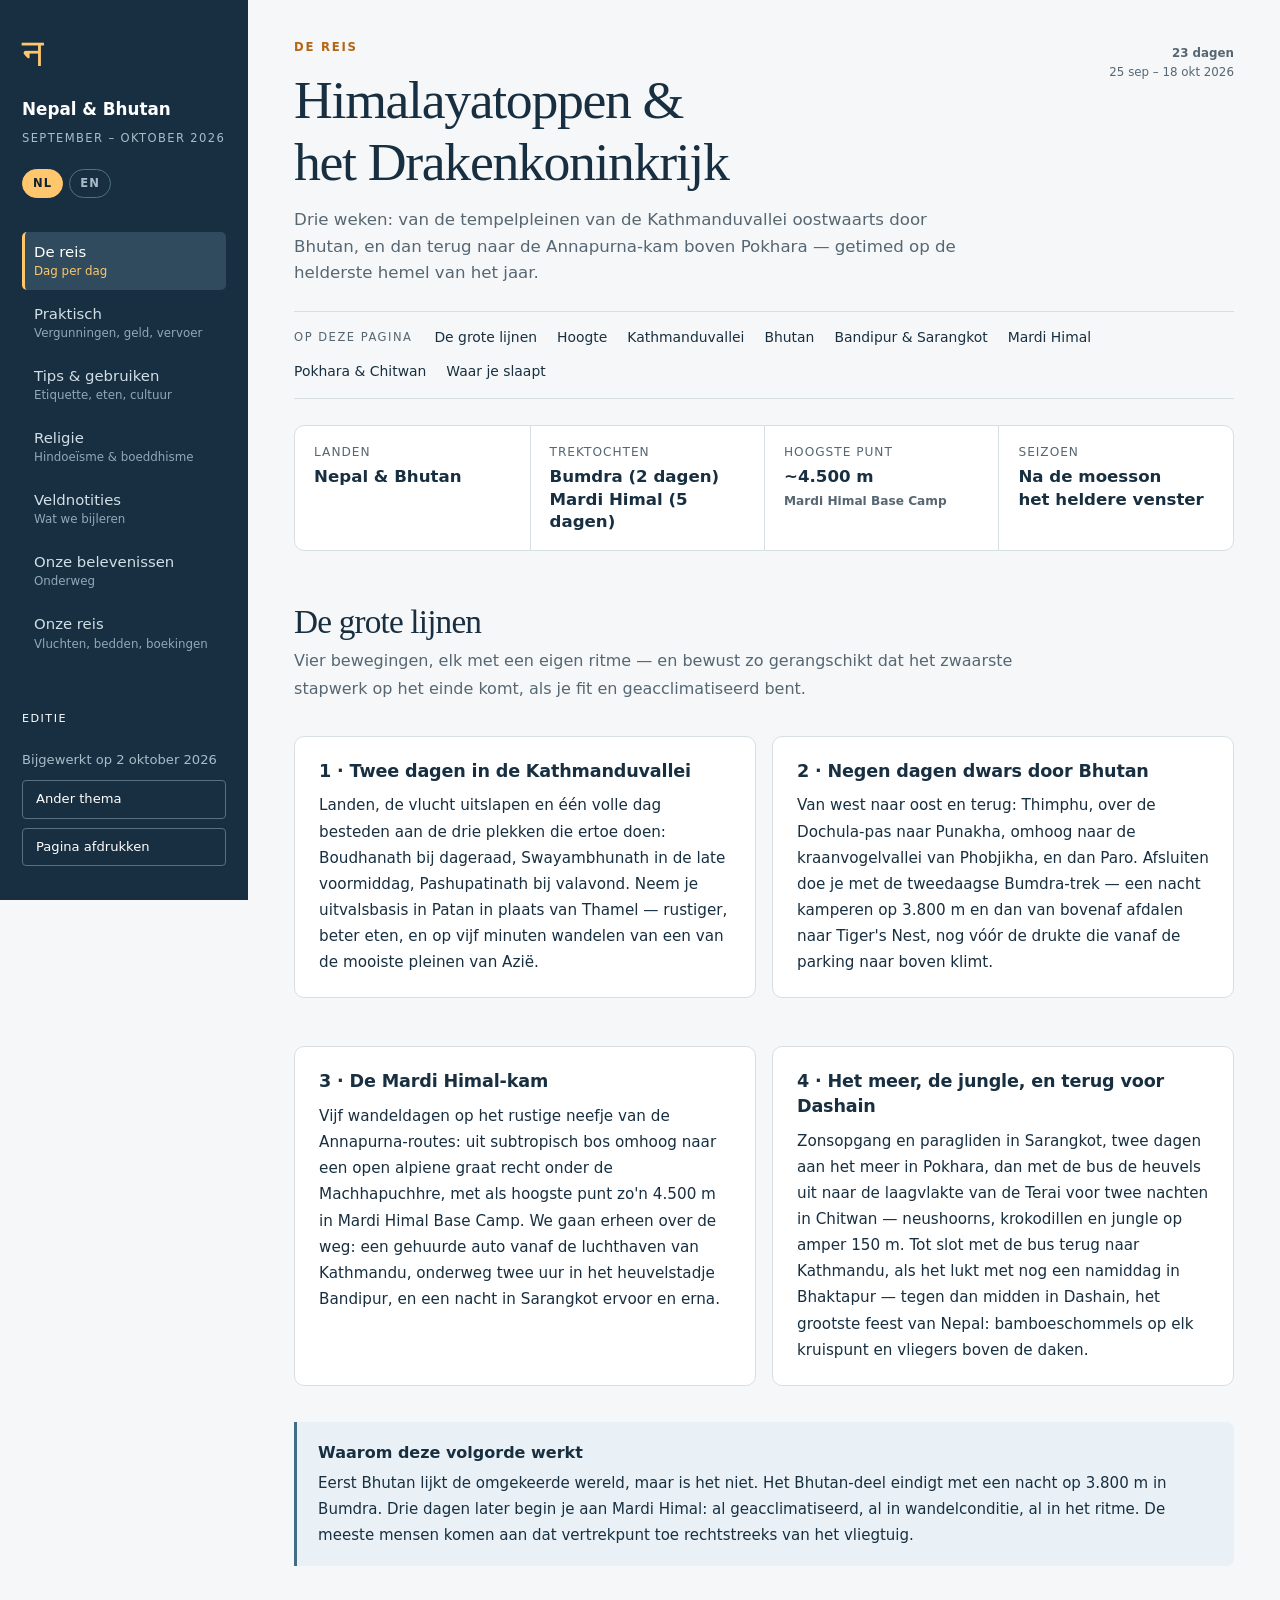
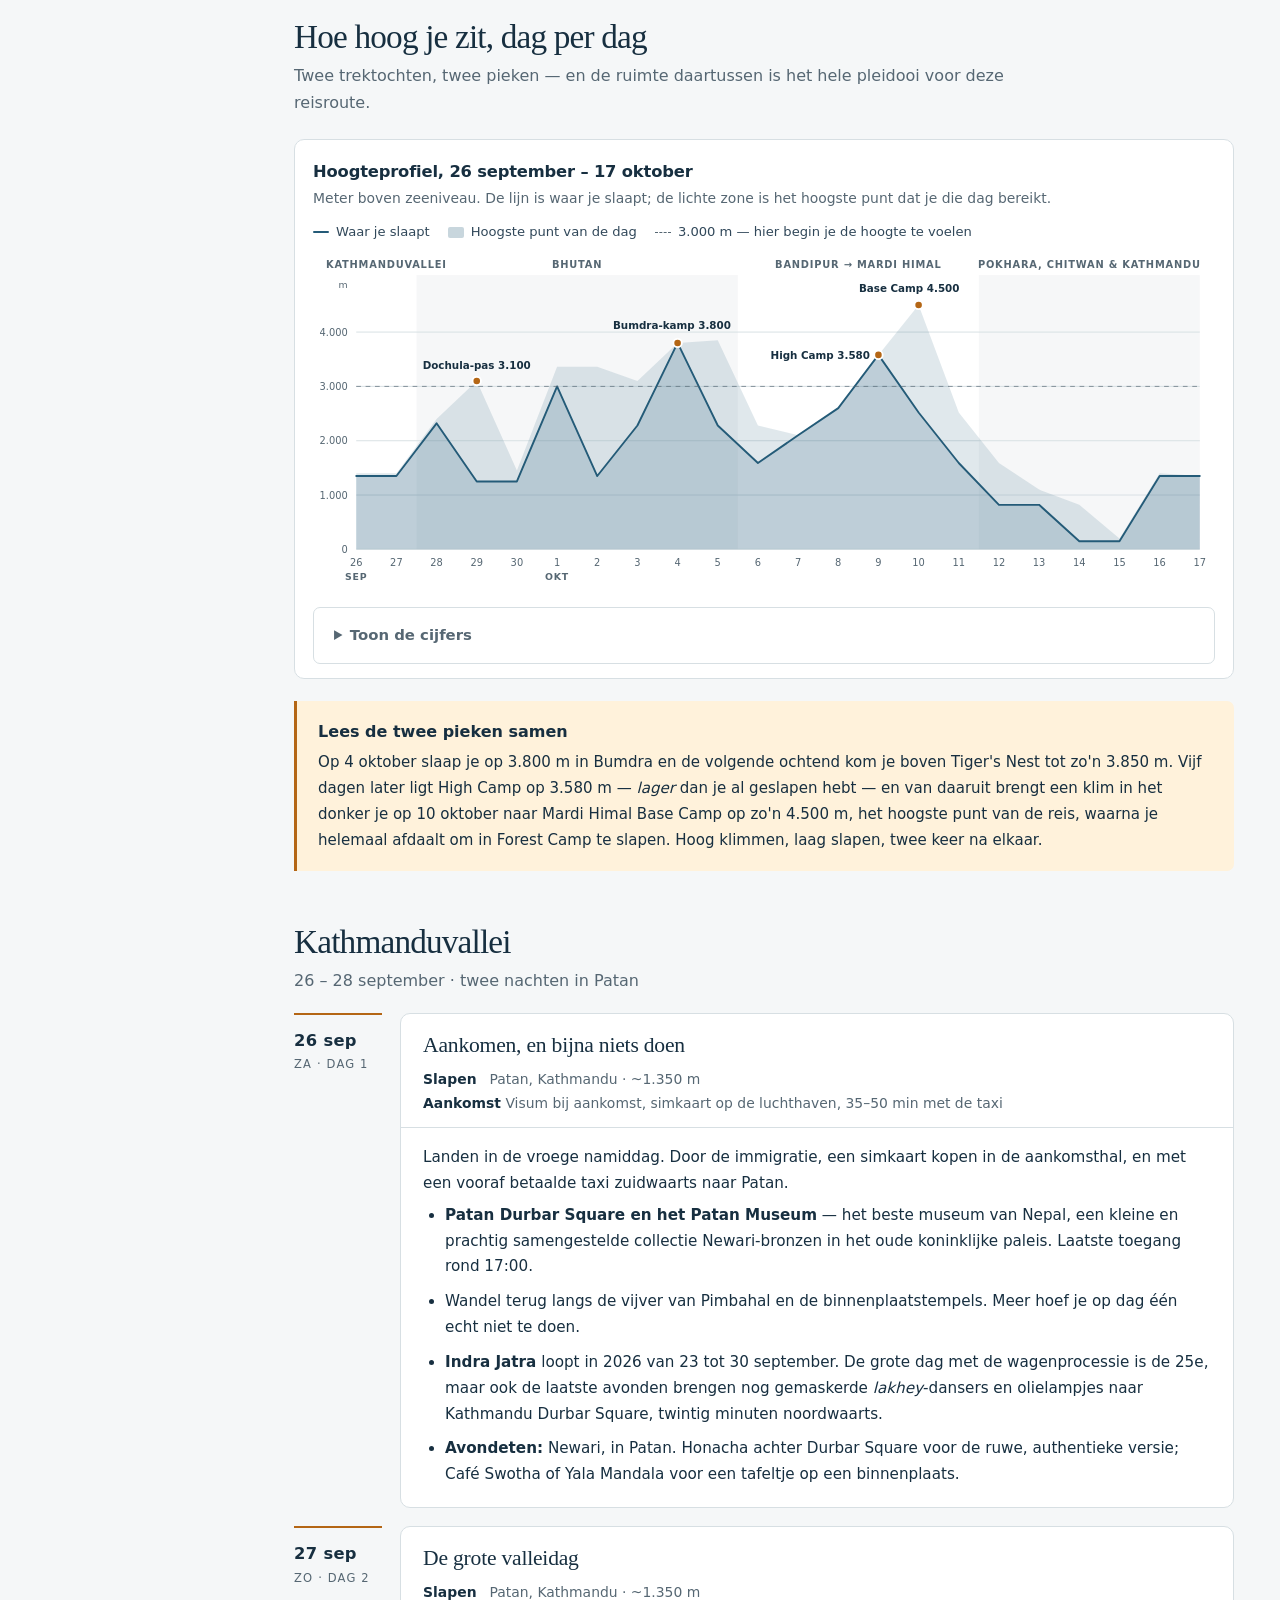
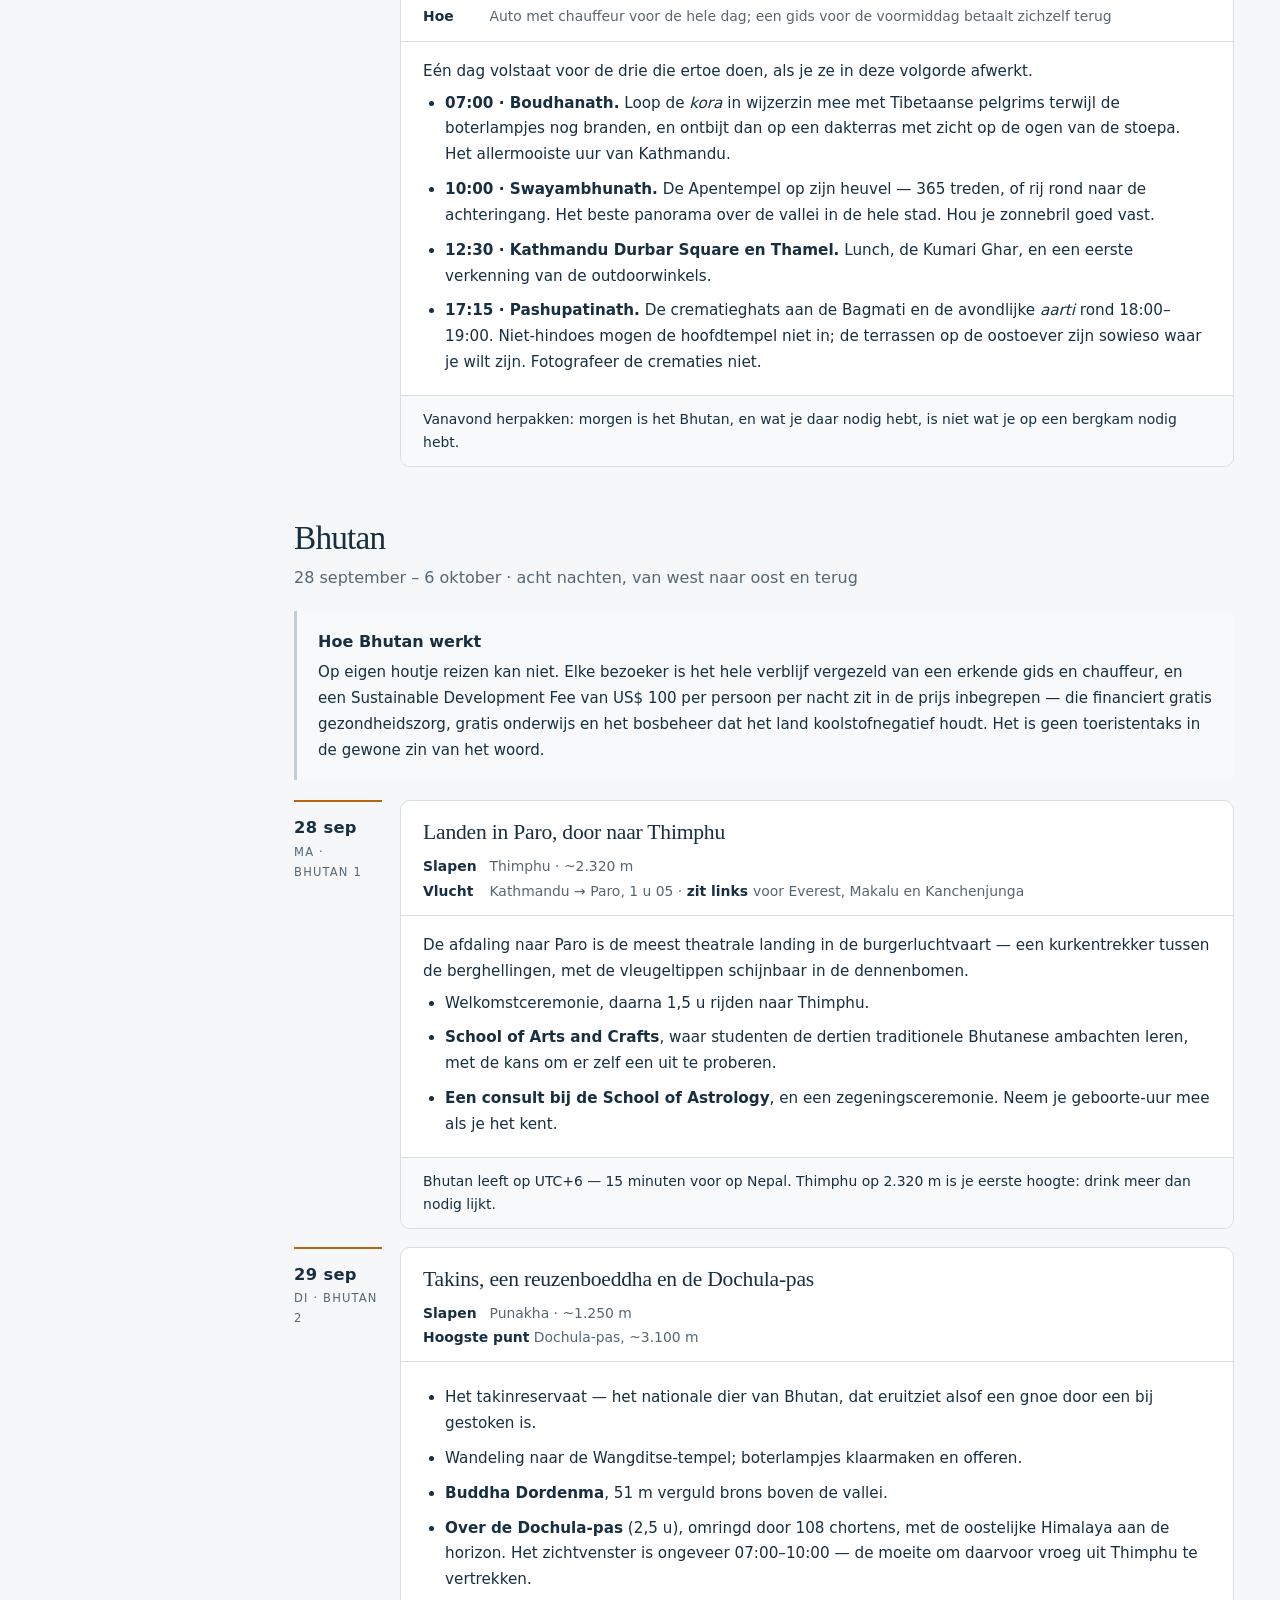
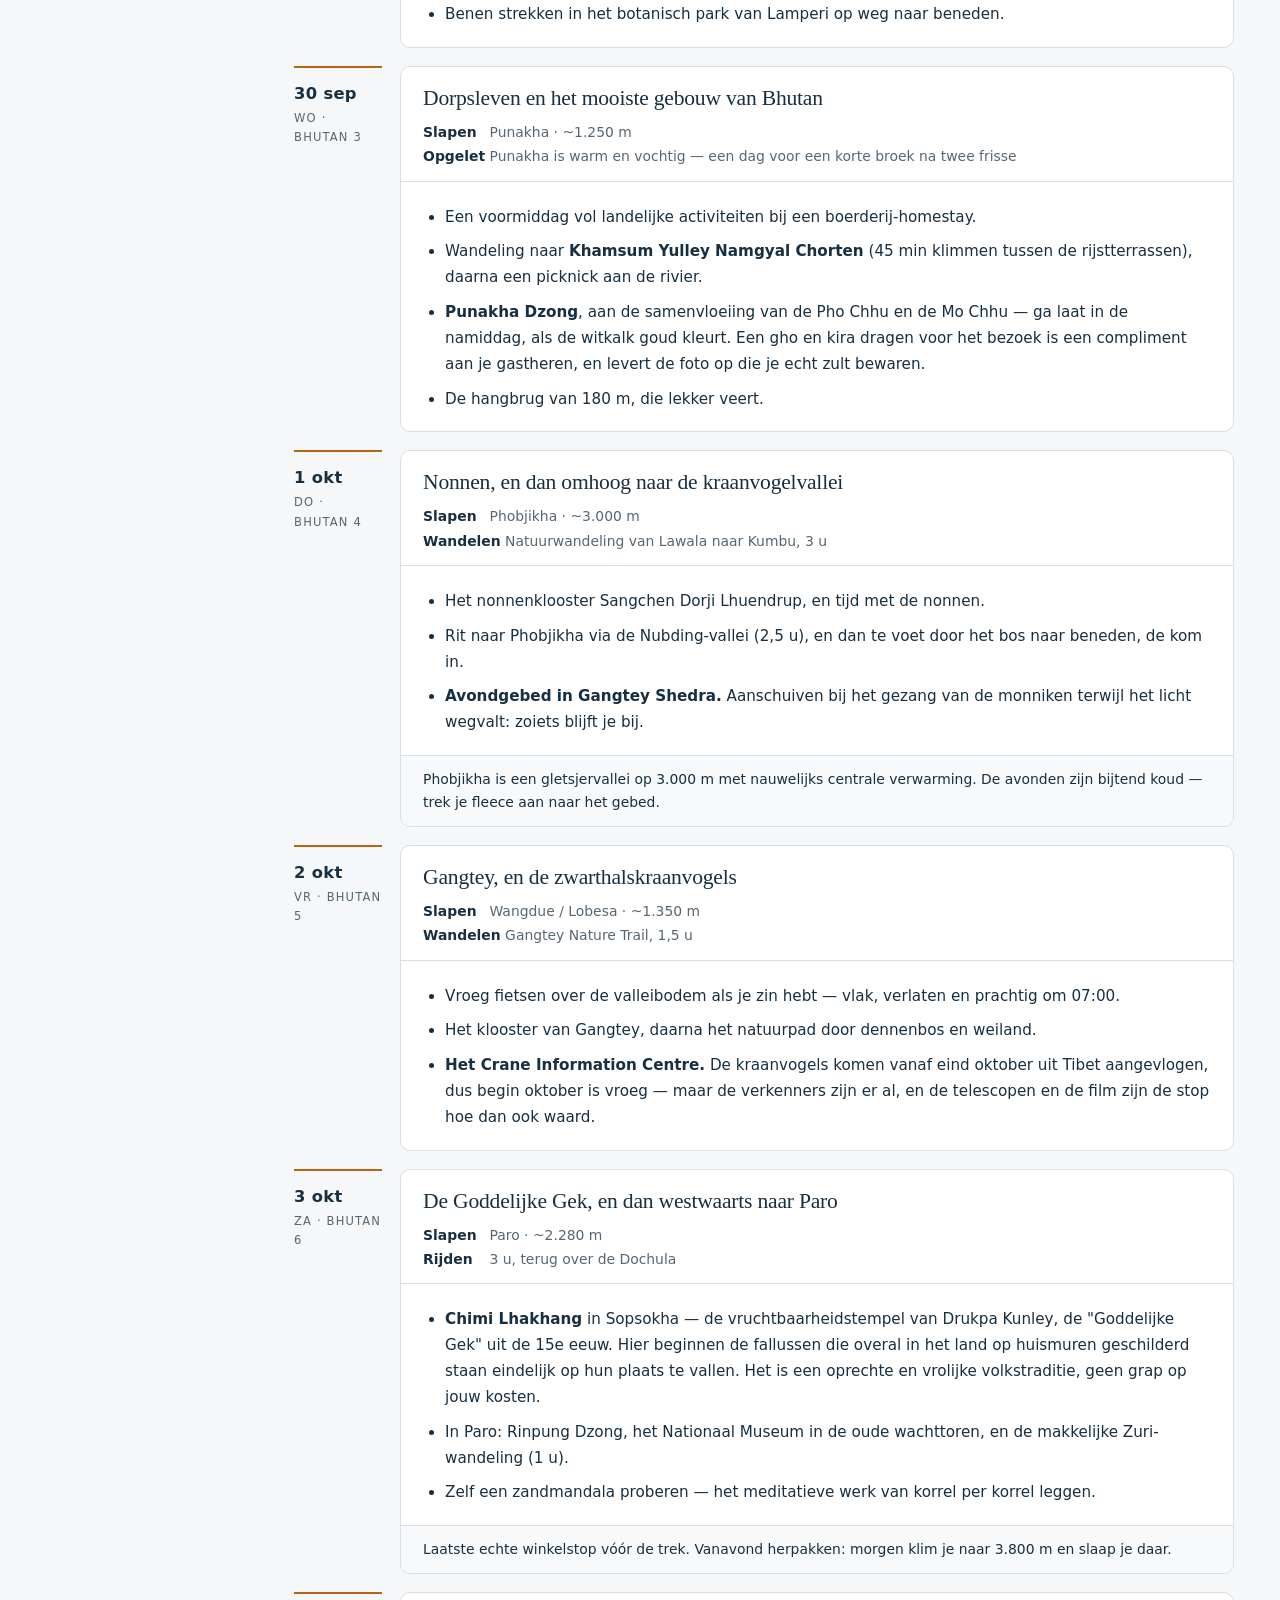
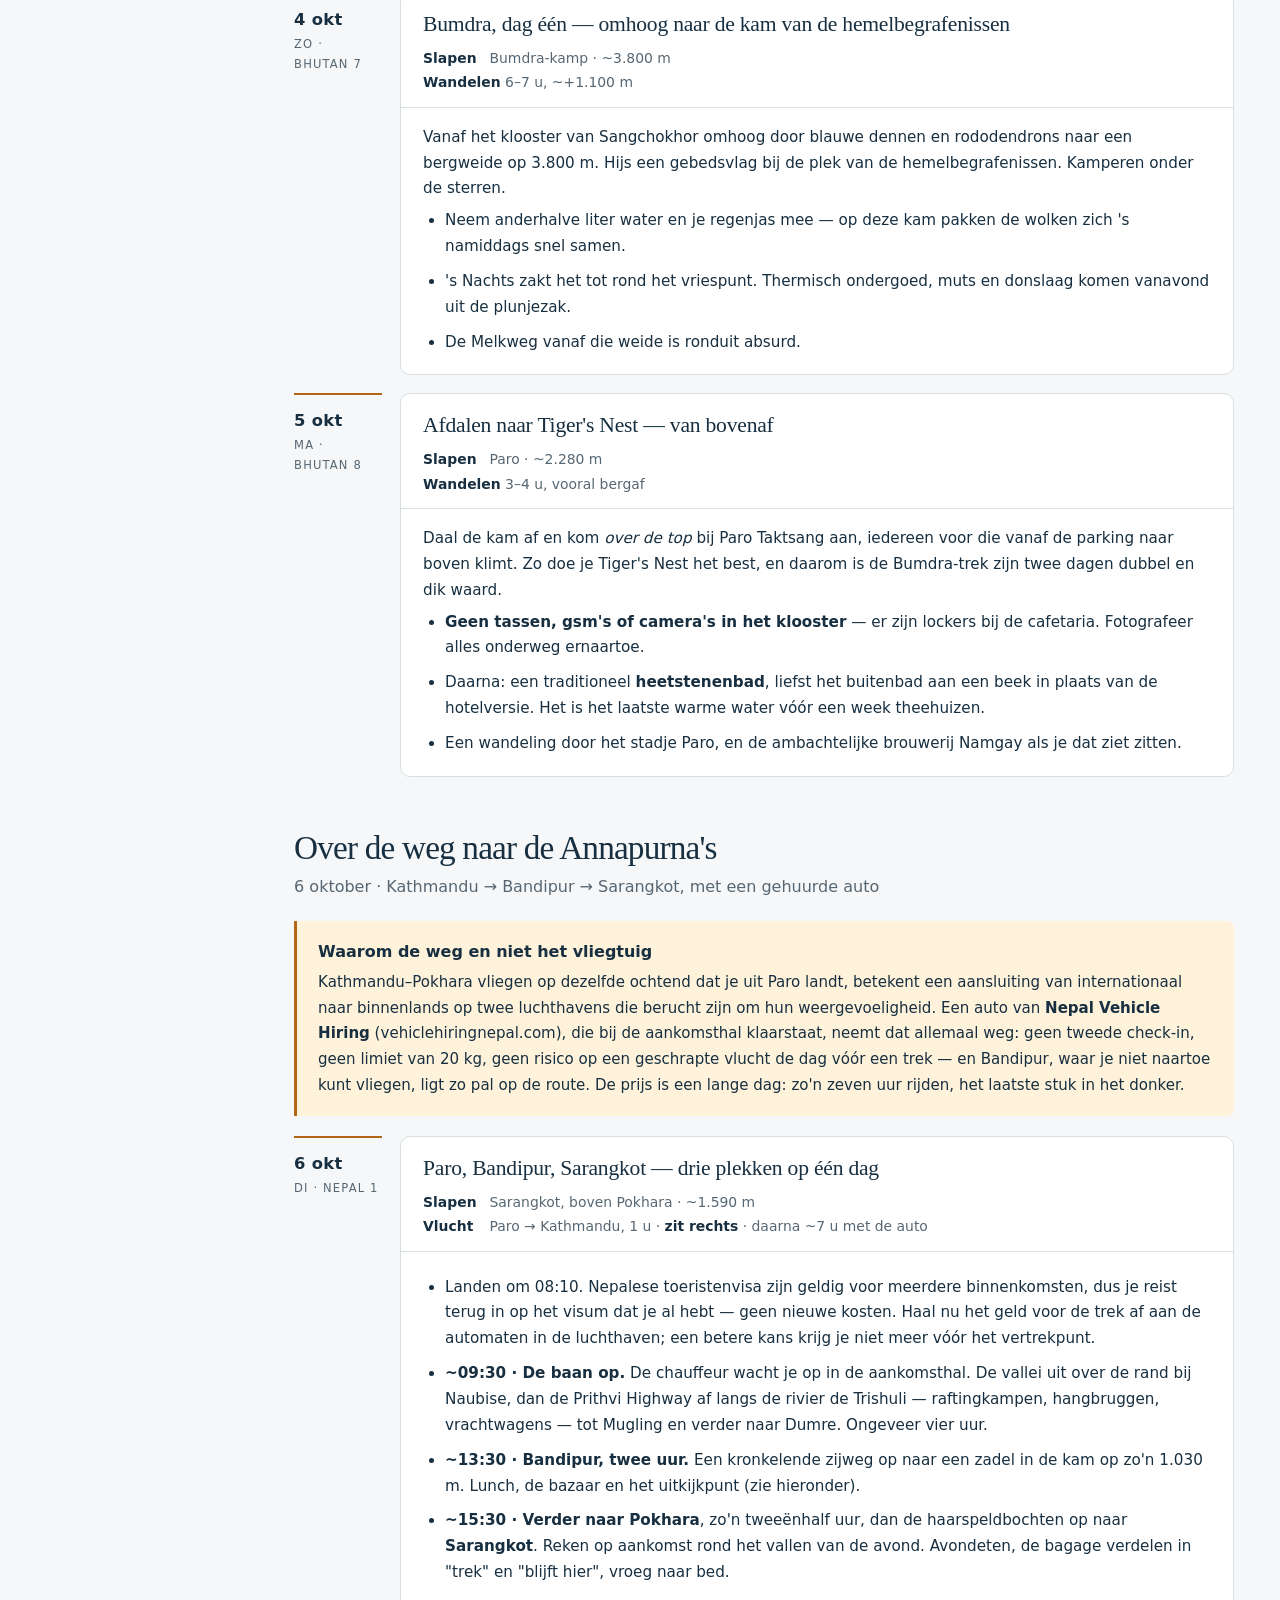
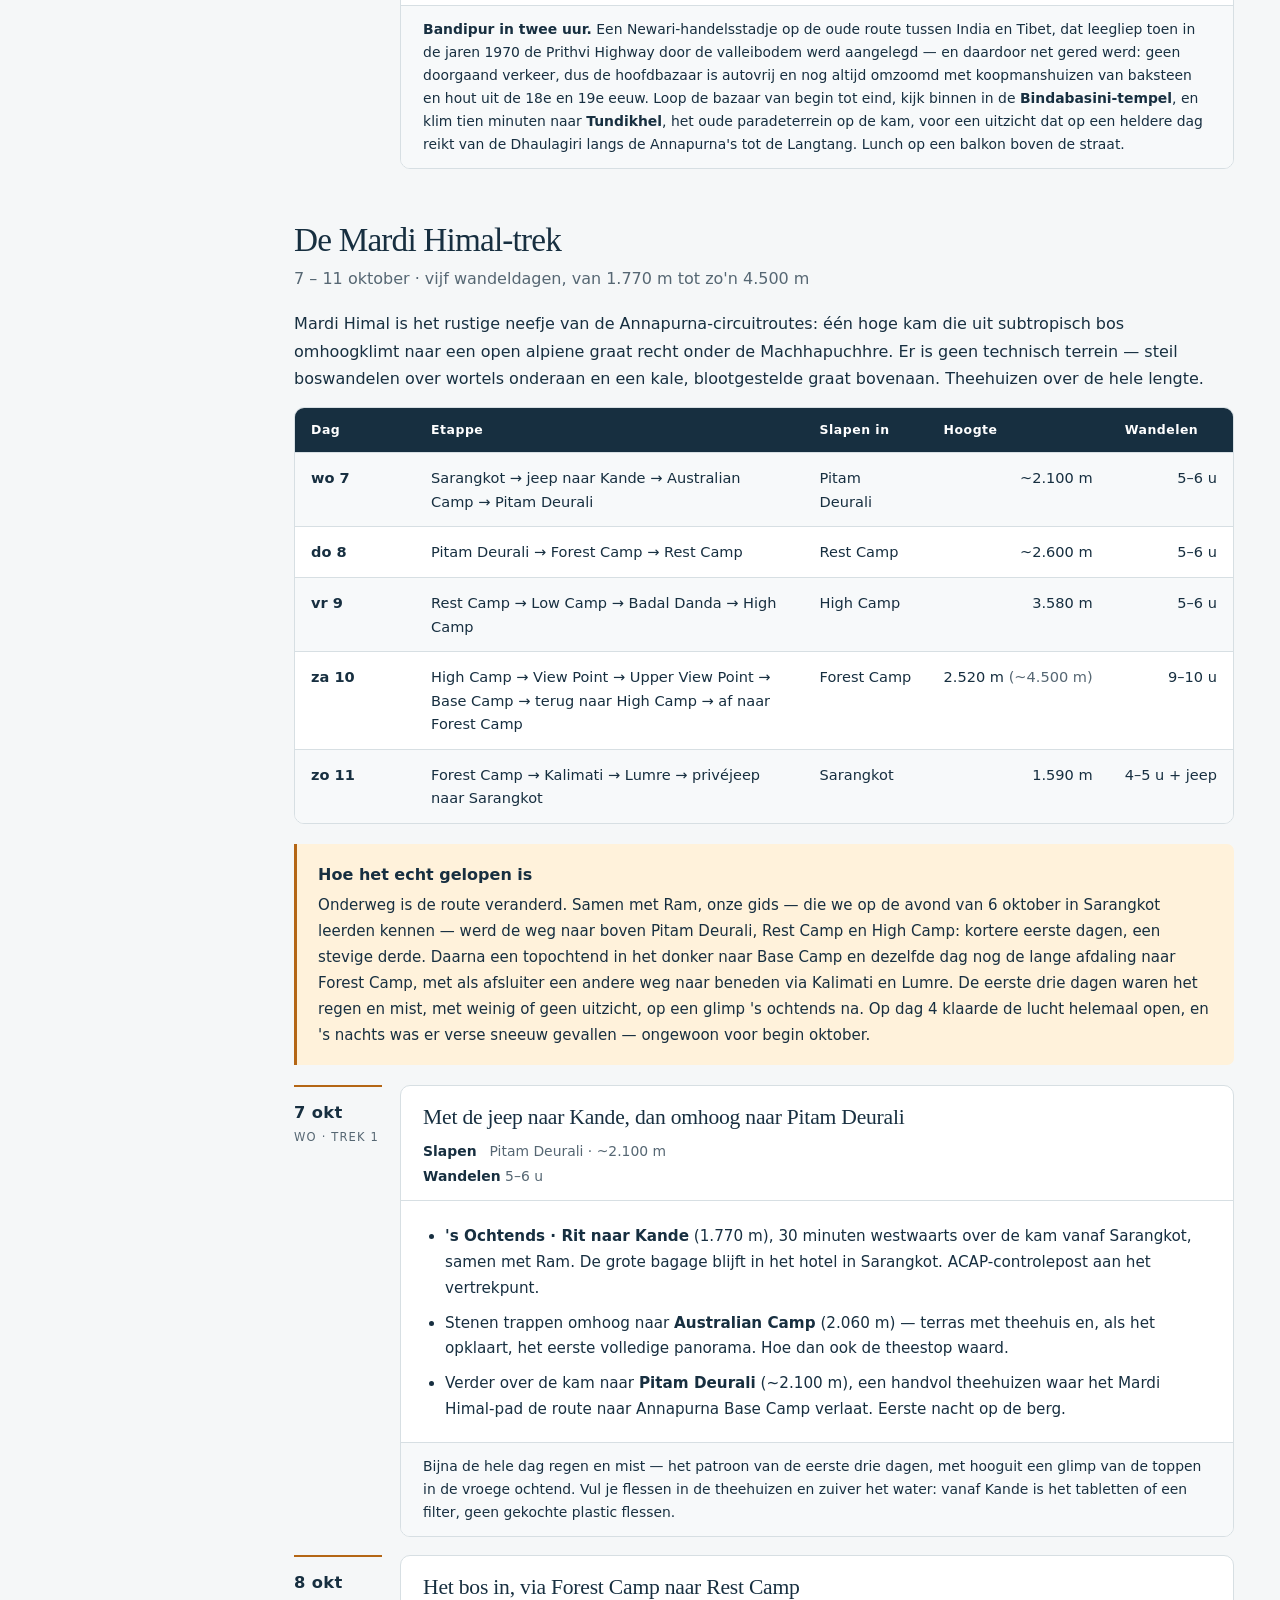
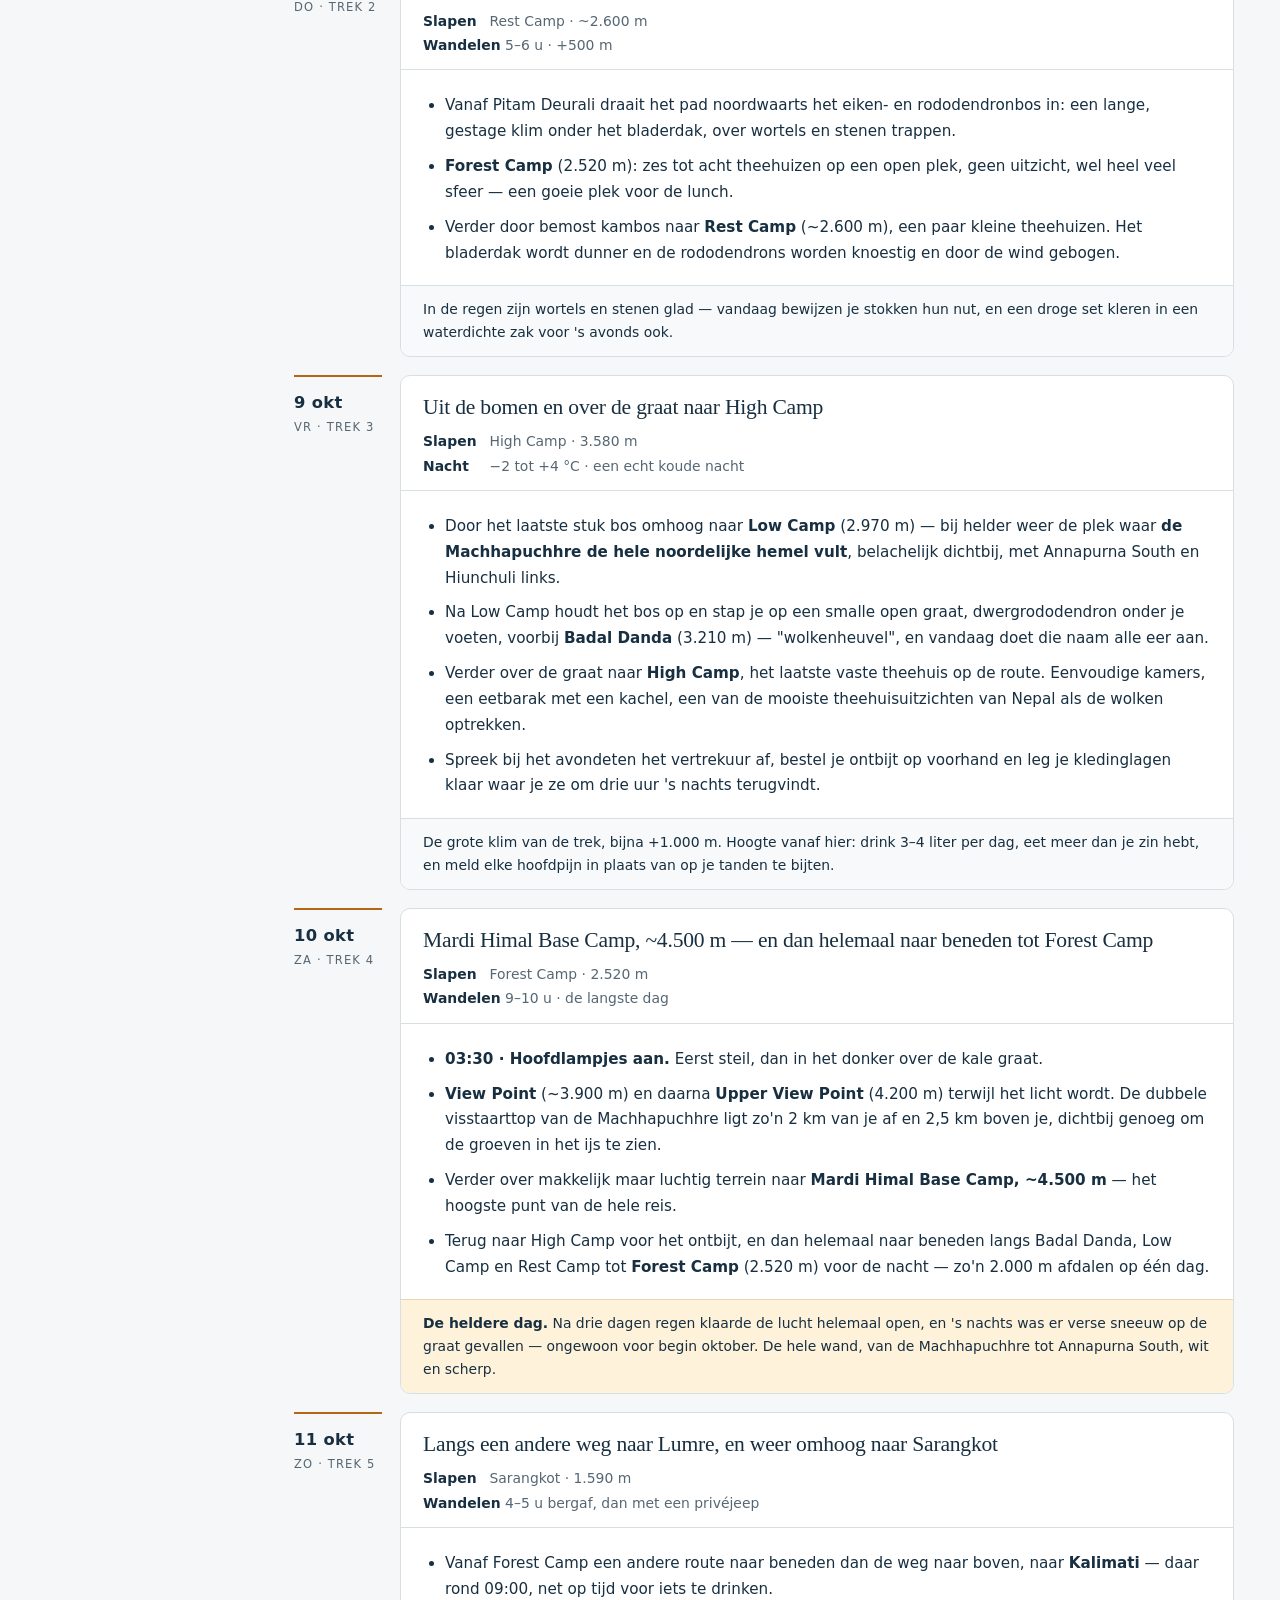
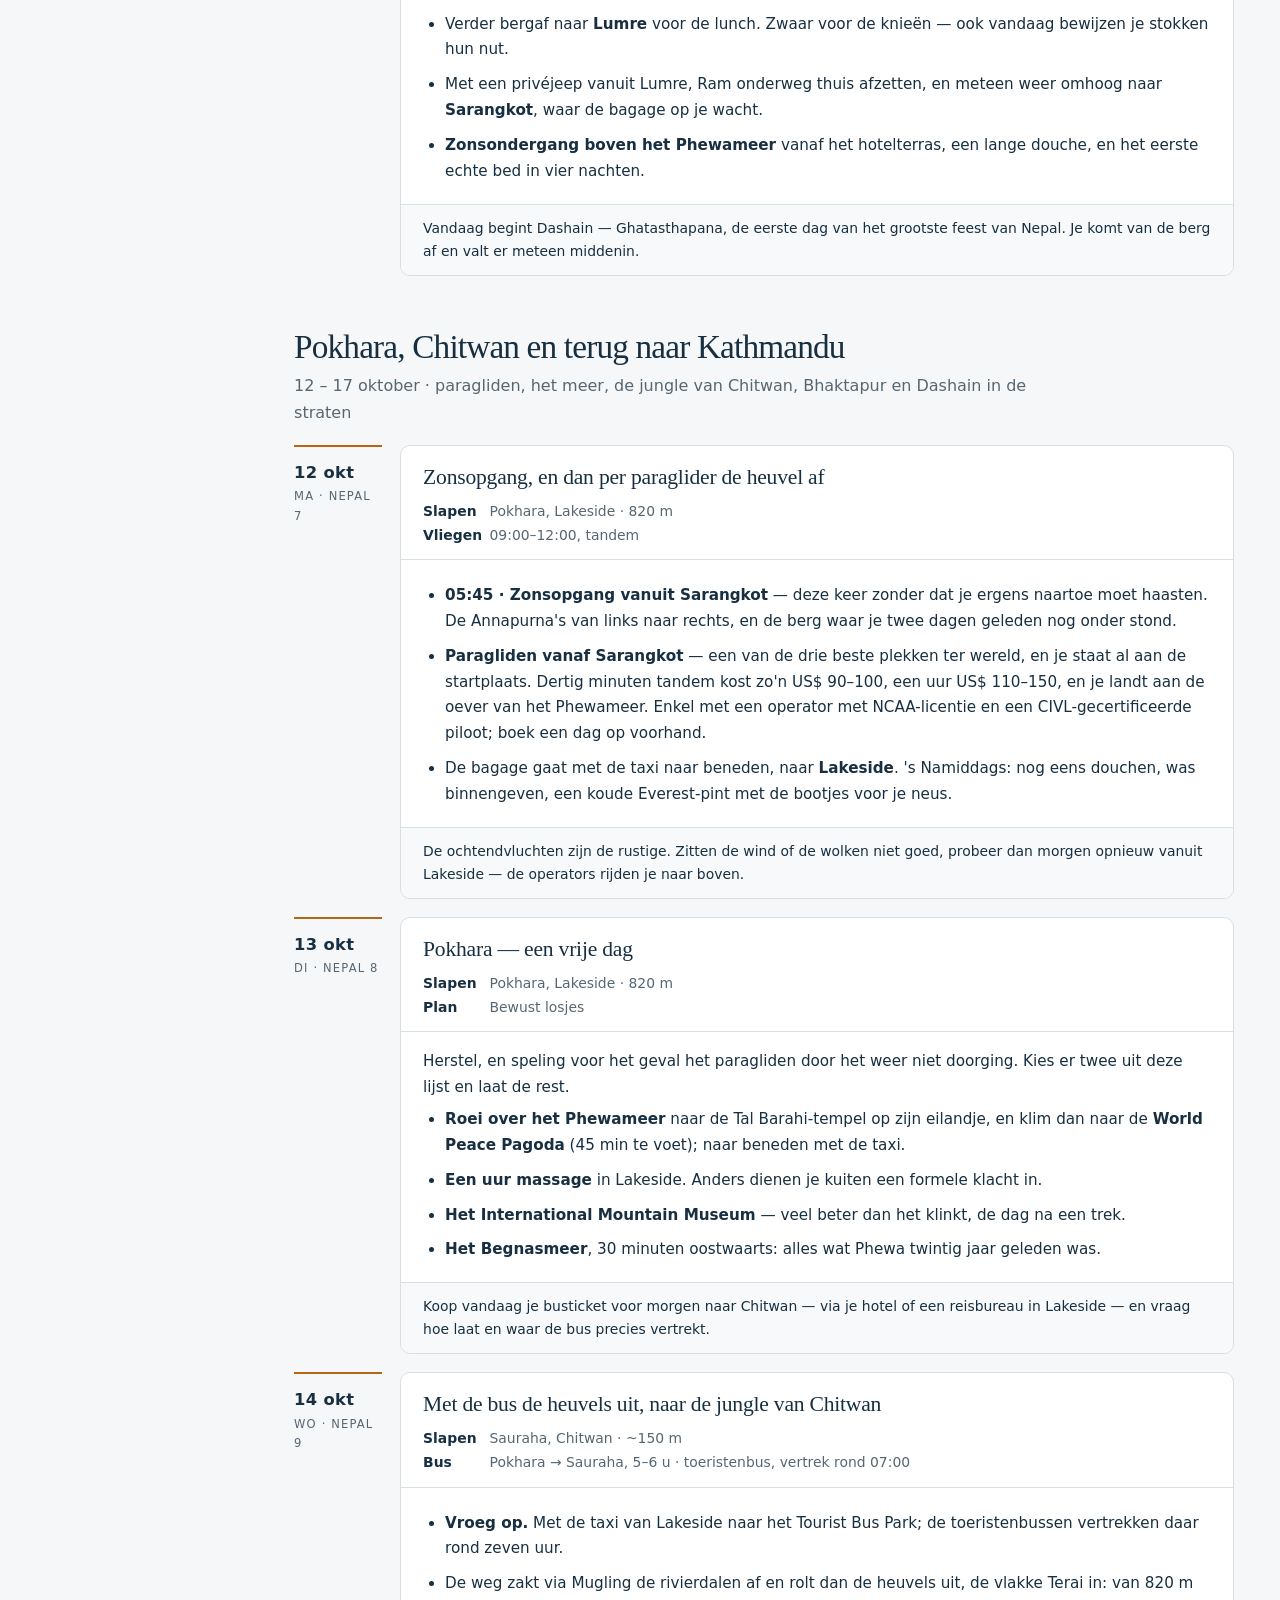
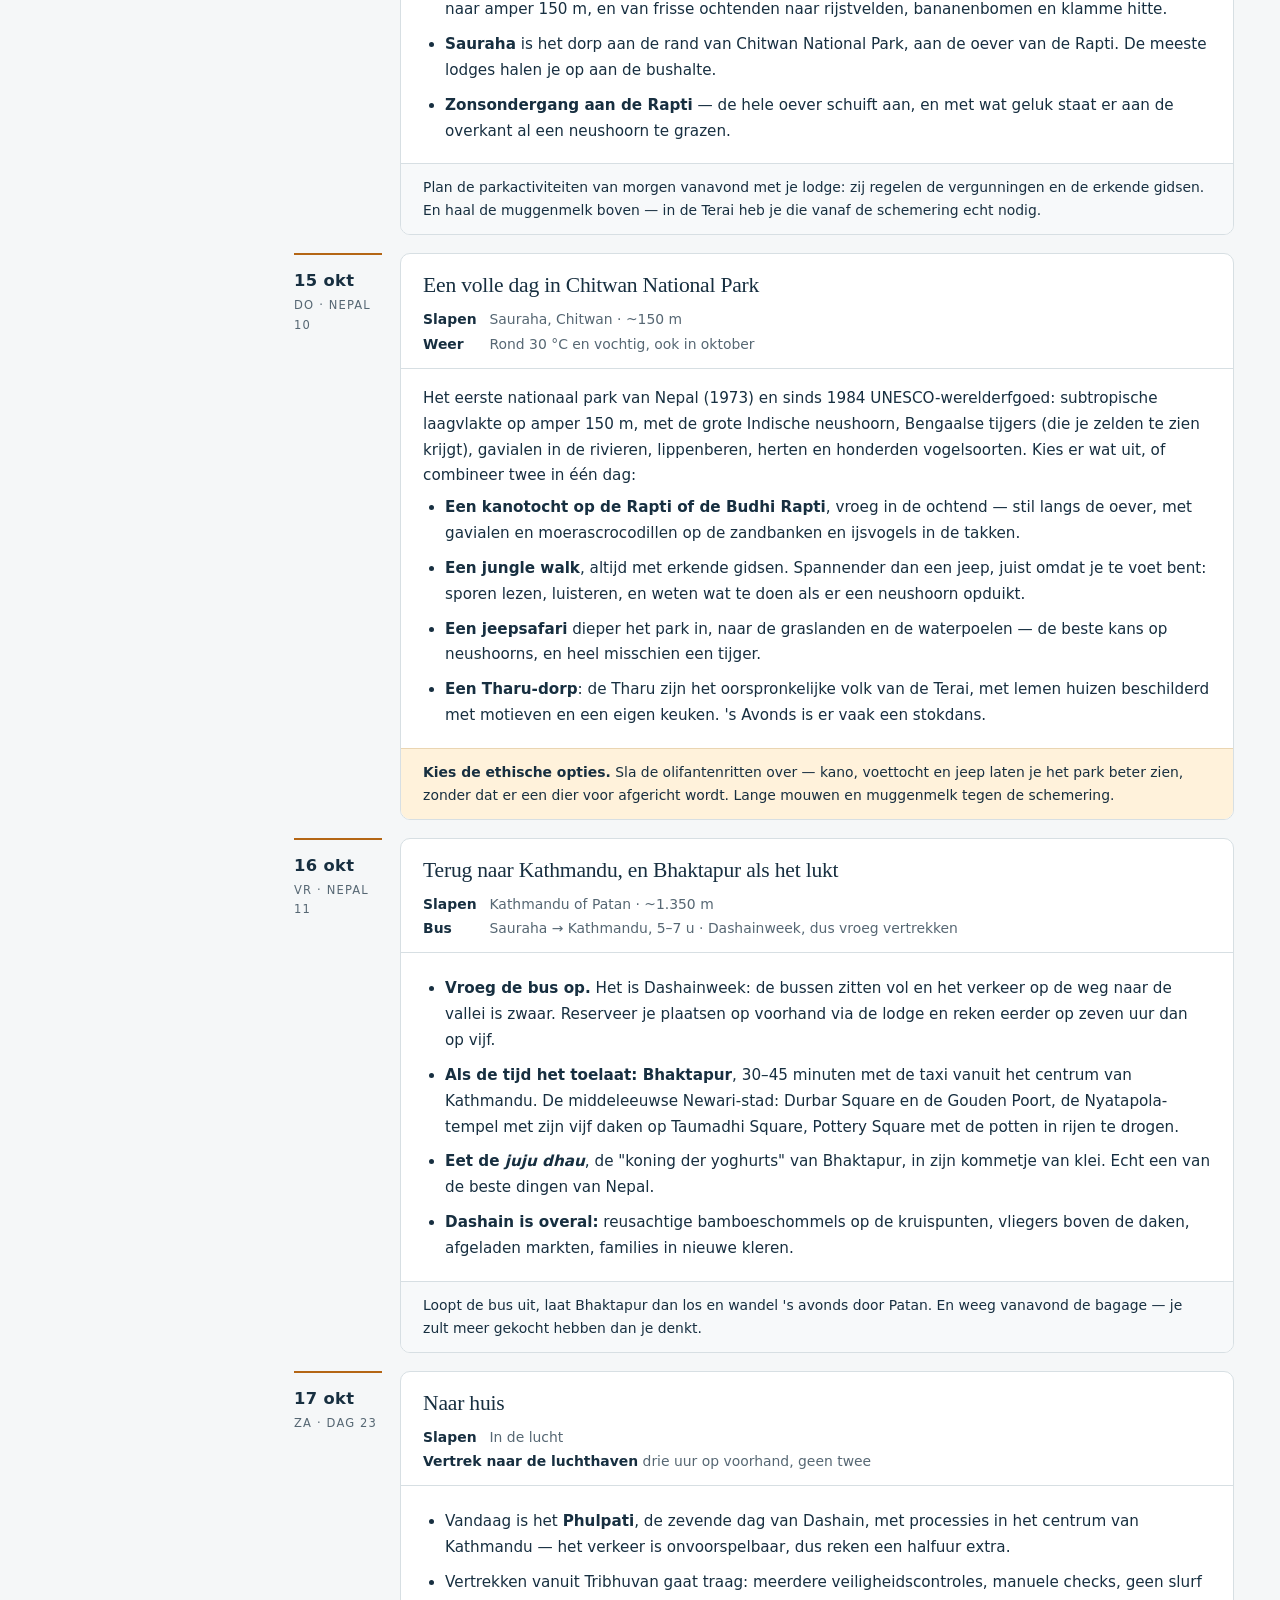
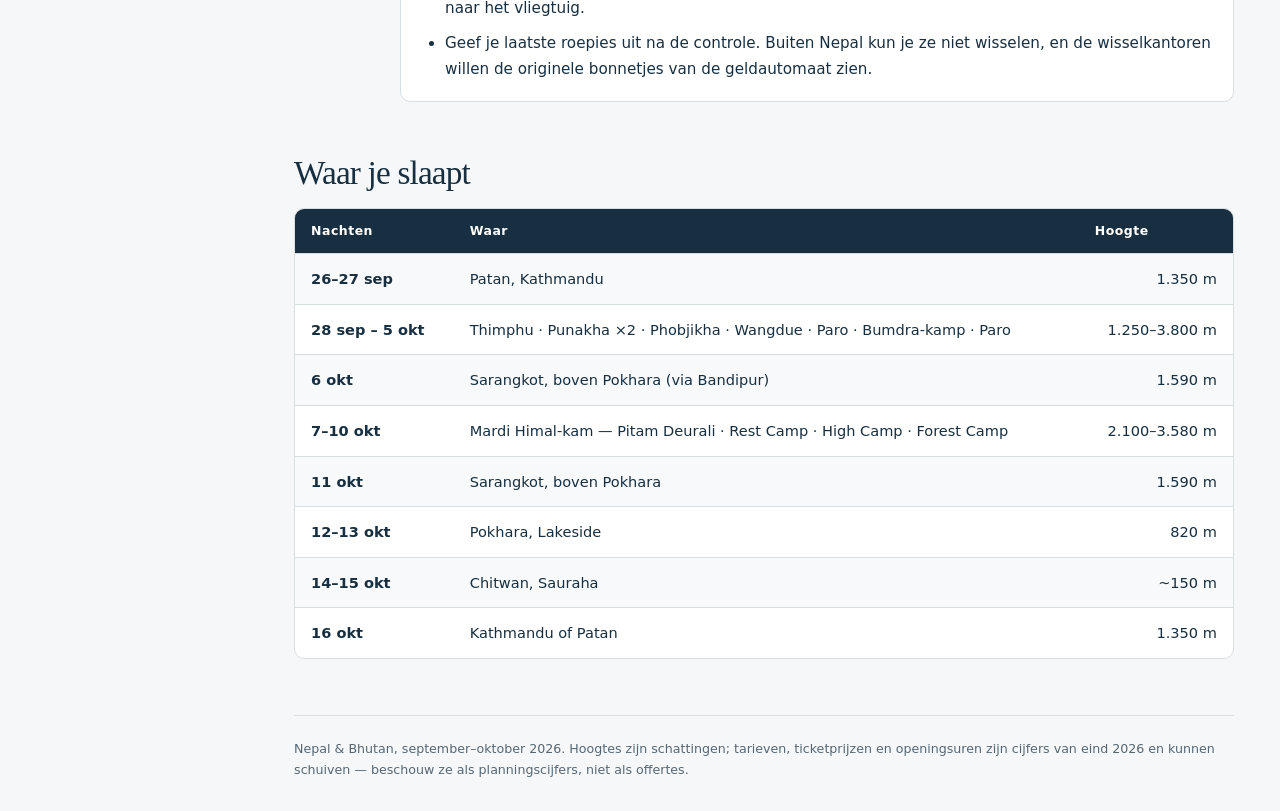
<file: index.html>
<!doctype html>
<html lang="nl">
<head>
<meta charset="utf-8">
<meta name="robots" content="noindex, nofollow">
<meta name="viewport" content="width=device-width, initial-scale=1">
<title>De reis &middot; Nepal &amp; Bhutan 2026</title>
<link rel="stylesheet" href="assets/style.css?v=8">
<link rel="alternate" hreflang="nl" href="index.html">
<link rel="alternate" hreflang="en" href="en/index.html">
</head>
<body>
<a class="skip" href="#main">Naar de inhoud</a>
<div class="shell">
<aside class="sidebar">
  <a class="brand" href="index.html">
    <span class="brand-mark">&#2344;</span>
    <strong>Nepal &amp; Bhutan</strong>
    <span>SEPTEMBER &ndash; OKTOBER 2026</span>
  </a>
  <div class="lang" aria-label="Taal / Language">
    <a aria-current="true" lang="nl">NL</a>
    <a href="en/index.html" hreflang="en" lang="en" aria-label="English version">EN</a>
  </div>
  <nav>
    <a href="index.html" aria-current="page">De reis <span>Dag per dag</span></a>
    <a href="practical.html">Praktisch <span>Vergunningen, geld, vervoer</span></a>
    <a href="tips.html">Tips &amp; gebruiken <span>Etiquette, eten, cultuur</span></a>
    <a href="religion.html">Religie <span>Hindoeïsme &amp; boeddhisme</span></a>
    <a href="discoveries.html">Veldnotities <span>Wat we bijleren</span></a>
    <a href="experiences.html">Onze belevenissen <span>Onderweg</span></a>
    <a href="ours.html">Onze reis <span>Vluchten, bedden, boekingen</span></a>
  </nav>
  <div class="side-bottom">
    <p class="lbl">EDITIE</p>
    <p>Bijgewerkt op 2 oktober 2026</p>
    <button class="side-btn" onclick="var r=document.documentElement;r.dataset.theme=(r.dataset.theme==='dark'?'light':'dark')">Ander thema</button>
    <button class="side-btn" onclick="window.print()">Pagina afdrukken</button>
  </div>
</aside>
<main id="main">
<div class="page-heading">
  <div>
    <span class="eyebrow">De reis</span>
    <h1>Himalayatoppen &amp;<br>het Drakenkoninkrijk</h1>
    <p class="intro">Drie weken: van de tempelpleinen van de Kathmanduvallei oostwaarts door Bhutan, en dan terug naar de Annapurna-kam boven Pokhara — getimed op de helderste hemel van het jaar.</p>
  </div>
  <div class="edition"><strong>23 dagen</strong><br>25 sep – 18 okt 2026</div>
</div>

<div class="jump">
  <span class="jl">OP DEZE PAGINA</span>
  <a href="#shape">De grote lijnen</a>
  <a href="#altitude">Hoogte</a>
  <a href="#valley">Kathmanduvallei</a>
  <a href="#bhutan">Bhutan</a>
  <a href="#annapurna">Bandipur &amp; Sarangkot</a>
  <a href="#mardi">Mardi Himal</a>
  <a href="#finale">Pokhara &amp; Chitwan</a>
  <a href="#beds">Waar je slaapt</a>
</div>

<div class="overview">
  <div><span>Landen</span><strong>Nepal &amp; Bhutan</strong></div>
  <div><span>Trektochten</span><strong>Bumdra (2 dagen)<br>Mardi Himal (5 dagen)</strong></div>
  <div><span>Hoogste punt</span><strong>~4.500 m<br><span style="text-transform:none;letter-spacing:0">Mardi Himal Base Camp</span></strong></div>
  <div><span>Seizoen</span><strong>Na de moesson<br>het heldere venster</strong></div>
</div>

<section class="section" id="shape">
  <h2>De grote lijnen</h2>
  <p class="section-lead">Vier bewegingen, elk met een eigen ritme — en bewust zo gerangschikt dat het zwaarste stapwerk op het einde komt, als je fit en geacclimatiseerd bent.</p>
  <div class="grid two">
    <div class="panel">
      <h3>1 · Twee dagen in de Kathmanduvallei</h3>
      <p>Landen, de vlucht uitslapen en één volle dag besteden aan de drie plekken die ertoe doen: Boudhanath bij dageraad, Swayambhunath in de late voormiddag, Pashupatinath bij valavond. Neem je uitvalsbasis in Patan in plaats van Thamel — rustiger, beter eten, en op vijf minuten wandelen van een van de mooiste pleinen van Azië.</p>
    </div>
    <div class="panel">
      <h3>2 · Negen dagen dwars door Bhutan</h3>
      <p>Van west naar oost en terug: Thimphu, over de Dochula-pas naar Punakha, omhoog naar de kraanvogelvallei van Phobjikha, en dan Paro. Afsluiten doe je met de tweedaagse Bumdra-trek — een nacht kamperen op 3.800 m en dan van bovenaf afdalen naar Tiger's Nest, nog vóór de drukte die vanaf de parking naar boven klimt.</p>
    </div>
    <div class="panel">
      <h3>3 · De Mardi Himal-kam</h3>
      <p>Vijf wandeldagen op het rustige neefje van de Annapurna-routes: uit subtropisch bos omhoog naar een open alpiene graat recht onder de Machhapuchhre, met als hoogste punt zo'n 4.500 m in Mardi Himal Base Camp. We gaan erheen over de weg: een gehuurde auto vanaf de luchthaven van Kathmandu, onderweg twee uur in het heuvelstadje Bandipur, en een nacht in Sarangkot ervoor en erna.</p>
    </div>
    <div class="panel">
      <h3>4 · Het meer, de jungle, en terug voor Dashain</h3>
      <p>Zonsopgang en paragliden in Sarangkot, twee dagen aan het meer in Pokhara, dan met de bus de heuvels uit naar de laagvlakte van de Terai voor twee nachten in Chitwan — neushoorns, krokodillen en jungle op amper 150 m. Tot slot met de bus terug naar Kathmandu, als het lukt met nog een namiddag in Bhaktapur — tegen dan midden in Dashain, het grootste feest van Nepal: bamboeschommels op elk kruispunt en vliegers boven de daken.</p>
    </div>
  </div>

  <div class="notice">
    <strong>Waarom deze volgorde werkt</strong>
    <p>Eerst Bhutan lijkt de omgekeerde wereld, maar is het niet. Het Bhutan-deel eindigt met een nacht op 3.800 m in Bumdra. Drie dagen later begin je aan Mardi Himal: al geacclimatiseerd, al in wandelconditie, al in het ritme. De meeste mensen komen aan dat vertrekpunt toe rechtstreeks van het vliegtuig.</p>
  </div>
</section>

<section class="section" id="altitude">
  <h2>Hoe hoog je zit, dag per dag</h2>
  <p class="section-lead">Twee trektochten, twee pieken — en de ruimte daartussen is het hele pleidooi voor deze reisroute.</p>

  <div class="viz-root">
    <figure class="viz-figure">
      <figcaption>Hoogteprofiel, 26 september – 17 oktober</figcaption>
      <p class="viz-sub">Meter boven zeeniveau. De lijn is waar je slaapt; de lichte zone is het hoogste punt dat je die dag bereikt.</p>

      <div class="viz-legend">
        <span><i class="viz-key-line"></i>Waar je slaapt</span>
        <span><i class="viz-key-fill"></i>Hoogste punt van de dag</span>
        <span><i class="viz-key-dash"></i>3.000 m — hier begin je de hoogte te voelen</span>
      </div>

      <div class="viz-scroll">
      <svg class="viz-svg" id="altSvg" viewBox="0 0 960 372" role="img"
           aria-label="Hoogteprofiel van 26 september tot 17 oktober 2026. Rond 1.350 meter in de Kathmanduvallei, dan stijgend doorheen Bhutan tot een kamp op 3.800 meter in Bumdra op 4 oktober, een nacht op 1.590 meter in Sarangkot, daarna klimmend over de Mardi Himal-kam tot 3.580 meter in High Camp op 9 oktober en een hoogste punt van zo'n 4.500 meter in Mardi Himal Base Camp op 10 oktober, gevolgd door twee nachten in Pokhara op 820 meter, een afdaling tot zo'n 150 meter in Chitwan en tot slot de vallei op zo'n 1.350 meter."></svg>
      </div>

      <div class="viz-tip" id="altTip" aria-hidden="true"></div>

      <details class="viz-table">
        <summary>Toon de cijfers</summary>
        <div class="table-wrap"><table id="altTable">
          <thead><tr><th>Datum</th><th>Waar je slaapt</th><th class="num">Slaaphoogte</th><th class="num">Hoogste punt van de dag</th></tr></thead>
          <tbody></tbody>
        </table></div>
      </details>
    </figure>
  </div>

  <div class="notice amber">
    <strong>Lees de twee pieken samen</strong>
    <p>Op 4 oktober slaap je op 3.800 m in Bumdra en de volgende ochtend kom je boven Tiger's Nest tot zo'n 3.850 m. Vijf dagen later ligt High Camp op 3.580 m — <em>lager</em> dan je al geslapen hebt — en van daaruit brengt een klim in het donker je op 10 oktober naar Mardi Himal Base Camp op zo'n 4.500 m, het hoogste punt van de reis, waarna je helemaal afdaalt om in Forest Camp te slapen. Hoog klimmen, laag slapen, twee keer na elkaar.</p>
  </div>
</section>

<section class="section" id="valley">
  <h2>Kathmanduvallei</h2>
  <p class="section-lead">26 – 28 september · twee nachten in Patan</p>

  <div class="day">
    <div class="date"><strong>26 sep</strong><span>za · Dag 1</span></div>
    <div class="day-content">
      <div class="day-top"><h3>Aankomen, en bijna niets doen</h3></div>
      <div class="day-meta"><div><b>Slapen</b> Patan, Kathmandu · ~1.350 m</div><div><b>Aankomst</b> Visum bij aankomst, simkaart op de luchthaven, 35–50 min met de taxi</div></div>
      <div class="day-body">
        <p>Landen in de vroege namiddag. Door de immigratie, een simkaart kopen in de aankomsthal, en met een vooraf betaalde taxi zuidwaarts naar Patan.</p>
        <ul>
          <li><b>Patan Durbar Square en het Patan Museum</b> — het beste museum van Nepal, een kleine en prachtig samengestelde collectie Newari-bronzen in het oude koninklijke paleis. Laatste toegang rond 17:00.</li>
          <li>Wandel terug langs de vijver van Pimbahal en de binnenplaatstempels. Meer hoef je op dag één echt niet te doen.</li>
          <li><b>Indra Jatra</b> loopt in 2026 van 23 tot 30 september. De grote dag met de wagenprocessie is de 25e, maar ook de laatste avonden brengen nog gemaskerde <em>lakhey</em>-dansers en olielampjes naar Kathmandu Durbar Square, twintig minuten noordwaarts.</li>
          <li><b>Avondeten:</b> Newari, in Patan. Honacha achter Durbar Square voor de ruwe, authentieke versie; Café Swotha of Yala Mandala voor een tafeltje op een binnenplaats.</li>
        </ul>
      </div>
    </div>
  </div>

  <div class="day">
    <div class="date"><strong>27 sep</strong><span>zo · Dag 2</span></div>
    <div class="day-content">
      <div class="day-top"><h3>De grote valleidag</h3></div>
      <div class="day-meta"><div><b>Slapen</b> Patan, Kathmandu · ~1.350 m</div><div><b>Hoe</b> Auto met chauffeur voor de hele dag; een gids voor de voormiddag betaalt zichzelf terug</div></div>
      <div class="day-body">
        <p>Eén dag volstaat voor de drie die ertoe doen, als je ze in deze volgorde afwerkt.</p>
        <ul>
          <li><b>07:00 · Boudhanath.</b> Loop de <em>kora</em> in wijzerzin mee met Tibetaanse pelgrims terwijl de boterlampjes nog branden, en ontbijt dan op een dakterras met zicht op de ogen van de stoepa. Het allermooiste uur van Kathmandu.</li>
          <li><b>10:00 · Swayambhunath.</b> De Apentempel op zijn heuvel — 365 treden, of rij rond naar de achteringang. Het beste panorama over de vallei in de hele stad. Hou je zonnebril goed vast.</li>
          <li><b>12:30 · Kathmandu Durbar Square en Thamel.</b> Lunch, de Kumari Ghar, en een eerste verkenning van de outdoorwinkels.</li>
          <li><b>17:15 · Pashupatinath.</b> De crematieghats aan de Bagmati en de avondlijke <em>aarti</em> rond 18:00–19:00. Niet-hindoes mogen de hoofdtempel niet in; de terrassen op de oostoever zijn sowieso waar je wilt zijn. Fotografeer de crematies niet.</li>
        </ul>
      </div>
      <div class="day-extra">Vanavond herpakken: morgen is het Bhutan, en wat je daar nodig hebt, is niet wat je op een bergkam nodig hebt.</div>
    </div>
  </div>
</section>

<section class="section" id="bhutan">
  <h2>Bhutan</h2>
  <p class="section-lead">28 september – 6 oktober · acht nachten, van west naar oost en terug</p>

  <div class="notice plain">
    <strong>Hoe Bhutan werkt</strong>
    <p>Op eigen houtje reizen kan niet. Elke bezoeker is het hele verblijf vergezeld van een erkende gids en chauffeur, en een Sustainable Development Fee van US$ 100 per persoon per nacht zit in de prijs inbegrepen — die financiert gratis gezondheidszorg, gratis onderwijs en het bosbeheer dat het land koolstofnegatief houdt. Het is geen toeristentaks in de gewone zin van het woord.</p>
  </div>

  <div class="day">
    <div class="date"><strong>28 sep</strong><span>ma · Bhutan 1</span></div>
    <div class="day-content">
      <div class="day-top"><h3>Landen in Paro, door naar Thimphu</h3></div>
      <div class="day-meta"><div><b>Slapen</b> Thimphu · ~2.320 m</div><div><b>Vlucht</b> Kathmandu → Paro, 1 u 05 · <b>zit links</b> voor Everest, Makalu en Kanchenjunga</div></div>
      <div class="day-body">
        <p>De afdaling naar Paro is de meest theatrale landing in de burgerluchtvaart — een kurkentrekker tussen de berghellingen, met de vleugeltippen schijnbaar in de dennenbomen.</p>
        <ul>
          <li>Welkomstceremonie, daarna 1,5 u rijden naar Thimphu.</li>
          <li><b>School of Arts and Crafts</b>, waar studenten de dertien traditionele Bhutanese ambachten leren, met de kans om er zelf een uit te proberen.</li>
          <li><b>Een consult bij de School of Astrology</b>, en een zegeningsceremonie. Neem je geboorte-uur mee als je het kent.</li>
        </ul>
      </div>
      <div class="day-extra">Bhutan leeft op UTC+6 — 15 minuten voor op Nepal. Thimphu op 2.320 m is je eerste hoogte: drink meer dan nodig lijkt.</div>
    </div>
  </div>

  <div class="day">
    <div class="date"><strong>29 sep</strong><span>di · Bhutan 2</span></div>
    <div class="day-content">
      <div class="day-top"><h3>Takins, een reuzenboeddha en de Dochula-pas</h3></div>
      <div class="day-meta"><div><b>Slapen</b> Punakha · ~1.250 m</div><div><b>Hoogste punt</b> Dochula-pas, ~3.100 m</div></div>
      <div class="day-body">
        <ul>
          <li>Het takinreservaat — het nationale dier van Bhutan, dat eruitziet alsof een gnoe door een bij gestoken is.</li>
          <li>Wandeling naar de Wangditse-tempel; boterlampjes klaarmaken en offeren.</li>
          <li><b>Buddha Dordenma</b>, 51 m verguld brons boven de vallei.</li>
          <li><b>Over de Dochula-pas</b> (2,5 u), omringd door 108 chortens, met de oostelijke Himalaya aan de horizon. Het zichtvenster is ongeveer 07:00–10:00 — de moeite om daarvoor vroeg uit Thimphu te vertrekken.</li>
          <li>Benen strekken in het botanisch park van Lamperi op weg naar beneden.</li>
        </ul>
      </div>
    </div>
  </div>

  <div class="day">
    <div class="date"><strong>30 sep</strong><span>wo · Bhutan 3</span></div>
    <div class="day-content">
      <div class="day-top"><h3>Dorpsleven en het mooiste gebouw van Bhutan</h3></div>
      <div class="day-meta"><div><b>Slapen</b> Punakha · ~1.250 m</div><div><b>Opgelet</b> Punakha is warm en vochtig — een dag voor een korte broek na twee frisse</div></div>
      <div class="day-body">
        <ul>
          <li>Een voormiddag vol landelijke activiteiten bij een boerderij-homestay.</li>
          <li>Wandeling naar <b>Khamsum Yulley Namgyal Chorten</b> (45 min klimmen tussen de rijstterrassen), daarna een picknick aan de rivier.</li>
          <li><b>Punakha Dzong</b>, aan de samenvloeiing van de Pho Chhu en de Mo Chhu — ga laat in de namiddag, als de witkalk goud kleurt. Een gho en kira dragen voor het bezoek is een compliment aan je gastheren, en levert de foto op die je echt zult bewaren.</li>
          <li>De hangbrug van 180 m, die lekker veert.</li>
        </ul>
      </div>
    </div>
  </div>

  <div class="day">
    <div class="date"><strong>1 okt</strong><span>do · Bhutan 4</span></div>
    <div class="day-content">
      <div class="day-top"><h3>Nonnen, en dan omhoog naar de kraanvogelvallei</h3></div>
      <div class="day-meta"><div><b>Slapen</b> Phobjikha · ~3.000 m</div><div><b>Wandelen</b> Natuurwandeling van Lawala naar Kumbu, 3 u</div></div>
      <div class="day-body">
        <ul>
          <li>Het nonnenklooster Sangchen Dorji Lhuendrup, en tijd met de nonnen.</li>
          <li>Rit naar Phobjikha via de Nubding-vallei (2,5 u), en dan te voet door het bos naar beneden, de kom in.</li>
          <li><b>Avondgebed in Gangtey Shedra.</b> Aanschuiven bij het gezang van de monniken terwijl het licht wegvalt: zoiets blijft je bij.</li>
        </ul>
      </div>
      <div class="day-extra">Phobjikha is een gletsjervallei op 3.000 m met nauwelijks centrale verwarming. De avonden zijn bijtend koud — trek je fleece aan naar het gebed.</div>
    </div>
  </div>

  <div class="day">
    <div class="date"><strong>2 okt</strong><span>vr · Bhutan 5</span></div>
    <div class="day-content">
      <div class="day-top"><h3>Gangtey, en de zwarthalskraanvogels</h3></div>
      <div class="day-meta"><div><b>Slapen</b> Wangdue / Lobesa · ~1.350 m</div><div><b>Wandelen</b> Gangtey Nature Trail, 1,5 u</div></div>
      <div class="day-body">
        <ul>
          <li>Vroeg fietsen over de valleibodem als je zin hebt — vlak, verlaten en prachtig om 07:00.</li>
          <li>Het klooster van Gangtey, daarna het natuurpad door dennenbos en weiland.</li>
          <li><b>Het Crane Information Centre.</b> De kraanvogels komen vanaf eind oktober uit Tibet aangevlogen, dus begin oktober is vroeg — maar de verkenners zijn er al, en de telescopen en de film zijn de stop hoe dan ook waard.</li>
        </ul>
      </div>
    </div>
  </div>

  <div class="day">
    <div class="date"><strong>3 okt</strong><span>za · Bhutan 6</span></div>
    <div class="day-content">
      <div class="day-top"><h3>De Goddelijke Gek, en dan westwaarts naar Paro</h3></div>
      <div class="day-meta"><div><b>Slapen</b> Paro · ~2.280 m</div><div><b>Rijden</b> 3 u, terug over de Dochula</div></div>
      <div class="day-body">
        <ul>
          <li><b>Chimi Lhakhang</b> in Sopsokha — de vruchtbaarheidstempel van Drukpa Kunley, de "Goddelijke Gek" uit de 15e eeuw. Hier beginnen de fallussen die overal in het land op huismuren geschilderd staan eindelijk op hun plaats te vallen. Het is een oprechte en vrolijke volkstraditie, geen grap op jouw kosten.</li>
          <li>In Paro: Rinpung Dzong, het Nationaal Museum in de oude wachttoren, en de makkelijke Zuri-wandeling (1 u).</li>
          <li>Zelf een zandmandala proberen — het meditatieve werk van korrel per korrel leggen.</li>
        </ul>
      </div>
      <div class="day-extra">Laatste echte winkelstop vóór de trek. Vanavond herpakken: morgen klim je naar 3.800 m en slaap je daar.</div>
    </div>
  </div>

  <div class="day">
    <div class="date"><strong>4 okt</strong><span>zo · Bhutan 7</span></div>
    <div class="day-content">
      <div class="day-top"><h3>Bumdra, dag één — omhoog naar de kam van de hemelbegrafenissen</h3></div>
      <div class="day-meta"><div><b>Slapen</b> Bumdra-kamp · ~3.800 m</div><div><b>Wandelen</b> 6–7 u, ~+1.100 m</div></div>
      <div class="day-body">
        <p>Vanaf het klooster van Sangchokhor omhoog door blauwe dennen en rododendrons naar een bergweide op 3.800 m. Hijs een gebedsvlag bij de plek van de hemelbegrafenissen. Kamperen onder de sterren.</p>
        <ul>
          <li>Neem anderhalve liter water en je regenjas mee — op deze kam pakken de wolken zich 's namiddags snel samen.</li>
          <li>'s Nachts zakt het tot rond het vriespunt. Thermisch ondergoed, muts en donslaag komen vanavond uit de plunjezak.</li>
          <li>De Melkweg vanaf die weide is ronduit absurd.</li>
        </ul>
      </div>
    </div>
  </div>

  <div class="day">
    <div class="date"><strong>5 okt</strong><span>ma · Bhutan 8</span></div>
    <div class="day-content">
      <div class="day-top"><h3>Afdalen naar Tiger's Nest — van bovenaf</h3></div>
      <div class="day-meta"><div><b>Slapen</b> Paro · ~2.280 m</div><div><b>Wandelen</b> 3–4 u, vooral bergaf</div></div>
      <div class="day-body">
        <p>Daal de kam af en kom <em>over de top</em> bij Paro Taktsang aan, iedereen voor die vanaf de parking naar boven klimt. Zo doe je Tiger's Nest het best, en daarom is de Bumdra-trek zijn twee dagen dubbel en dik waard.</p>
        <ul>
          <li><b>Geen tassen, gsm's of camera's in het klooster</b> — er zijn lockers bij de cafetaria. Fotografeer alles onderweg ernaartoe.</li>
          <li>Daarna: een traditioneel <b>heetstenenbad</b>, liefst het buitenbad aan een beek in plaats van de hotelversie. Het is het laatste warme water vóór een week theehuizen.</li>
          <li>Een wandeling door het stadje Paro, en de ambachtelijke brouwerij Namgay als je dat ziet zitten.</li>
        </ul>
      </div>
    </div>
  </div>
</section>

<section class="section" id="annapurna">
  <h2>Over de weg naar de Annapurna's</h2>
  <p class="section-lead">6 oktober · Kathmandu → Bandipur → Sarangkot, met een gehuurde auto</p>

  <div class="notice amber">
    <strong>Waarom de weg en niet het vliegtuig</strong>
    <p>Kathmandu–Pokhara vliegen op dezelfde ochtend dat je uit Paro landt, betekent een aansluiting van internationaal naar binnenlands op twee luchthavens die berucht zijn om hun weergevoeligheid. Een auto van <b>Nepal Vehicle Hiring</b> (vehiclehiringnepal.com), die bij de aankomsthal klaarstaat, neemt dat allemaal weg: geen tweede check-in, geen limiet van 20 kg, geen risico op een geschrapte vlucht de dag vóór een trek — en Bandipur, waar je niet naartoe kunt vliegen, ligt zo pal op de route. De prijs is een lange dag: zo'n zeven uur rijden, het laatste stuk in het donker.</p>
  </div>

  <div class="day">
    <div class="date"><strong>6 okt</strong><span>di · Nepal 1</span></div>
    <div class="day-content">
      <div class="day-top"><h3>Paro, Bandipur, Sarangkot — drie plekken op één dag</h3></div>
      <div class="day-meta"><div><b>Slapen</b> Sarangkot, boven Pokhara · ~1.590 m</div><div><b>Vlucht</b> Paro → Kathmandu, 1 u · <b>zit rechts</b> · daarna ~7 u met de auto</div></div>
      <div class="day-body">
        <ul>
          <li>Landen om 08:10. Nepalese toeristenvisa zijn geldig voor meerdere binnenkomsten, dus je reist terug in op het visum dat je al hebt — geen nieuwe kosten. Haal nu het geld voor de trek af aan de automaten in de luchthaven; een betere kans krijg je niet meer vóór het vertrekpunt.</li>
          <li><b>~09:30 · De baan op.</b> De chauffeur wacht je op in de aankomsthal. De vallei uit over de rand bij Naubise, dan de Prithvi Highway af langs de rivier de Trishuli — raftingkampen, hangbruggen, vrachtwagens — tot Mugling en verder naar Dumre. Ongeveer vier uur.</li>
          <li><b>~13:30 · Bandipur, twee uur.</b> Een kronkelende zijweg op naar een zadel in de kam op zo'n 1.030 m. Lunch, de bazaar en het uitkijkpunt (zie hieronder).</li>
          <li><b>~15:30 · Verder naar Pokhara</b>, zo'n tweeënhalf uur, dan de haarspeldbochten op naar <b>Sarangkot</b>. Reken op aankomst rond het vallen van de avond. Avondeten, de bagage verdelen in "trek" en "blijft hier", vroeg naar bed.</li>
        </ul>
      </div>
      <div class="day-extra"><b>Bandipur in twee uur.</b> Een Newari-handelsstadje op de oude route tussen India en Tibet, dat leegliep toen in de jaren 1970 de Prithvi Highway door de valleibodem werd aangelegd — en daardoor net gered werd: geen doorgaand verkeer, dus de hoofdbazaar is autovrij en nog altijd omzoomd met koopmanshuizen van baksteen en hout uit de 18e en 19e eeuw. Loop de bazaar van begin tot eind, kijk binnen in de <b>Bindabasini-tempel</b>, en klim tien minuten naar <b>Tundikhel</b>, het oude paradeterrein op de kam, voor een uitzicht dat op een heldere dag reikt van de Dhaulagiri langs de Annapurna's tot de Langtang. Lunch op een balkon boven de straat.</div>
    </div>
  </div>
</section>

<section class="section" id="mardi">
  <h2>De Mardi Himal-trek</h2>
  <p class="section-lead">7 – 11 oktober · vijf wandeldagen, van 1.770 m tot zo'n 4.500 m</p>

  <p>Mardi Himal is het rustige neefje van de Annapurna-circuitroutes: één hoge kam die uit subtropisch bos omhoogklimt naar een open alpiene graat recht onder de Machhapuchhre. Er is geen technisch terrein — steil boswandelen over wortels onderaan en een kale, blootgestelde graat bovenaan. Theehuizen over de hele lengte.</p>

  <div class="table-wrap"><table>
    <tr><th>Dag</th><th>Etappe</th><th>Slapen in</th><th class="num">Hoogte</th><th class="num">Wandelen</th></tr>
    <tr><td>wo 7</td><td>Sarangkot → jeep naar Kande → Australian Camp → Pitam Deurali</td><td>Pitam Deurali</td><td class="num">~2.100 m</td><td class="num">5–6 u</td></tr>
    <tr><td>do 8</td><td>Pitam Deurali → Forest Camp → Rest Camp</td><td>Rest Camp</td><td class="num">~2.600 m</td><td class="num">5–6 u</td></tr>
    <tr><td>vr 9</td><td>Rest Camp → Low Camp → Badal Danda → High Camp</td><td>High Camp</td><td class="num">3.580 m</td><td class="num">5–6 u</td></tr>
    <tr><td>za 10</td><td>High Camp → View Point → Upper View Point → Base Camp → terug naar High Camp → af naar Forest Camp</td><td>Forest Camp</td><td class="num">2.520 m <span style="color:var(--muted)">(~4.500 m)</span></td><td class="num">9–10 u</td></tr>
    <tr><td>zo 11</td><td>Forest Camp → Kalimati → Lumre → privéjeep naar Sarangkot</td><td>Sarangkot</td><td class="num">1.590 m</td><td class="num">4–5 u + jeep</td></tr>
  </table></div>

  <div class="notice amber">
    <strong>Hoe het echt gelopen is</strong>
    <p>Onderweg is de route veranderd. Samen met Ram, onze gids — die we op de avond van 6 oktober in Sarangkot leerden kennen — werd de weg naar boven Pitam Deurali, Rest Camp en High Camp: kortere eerste dagen, een stevige derde. Daarna een topochtend in het donker naar Base Camp en dezelfde dag nog de lange afdaling naar Forest Camp, met als afsluiter een andere weg naar beneden via Kalimati en Lumre. De eerste drie dagen waren het regen en mist, met weinig of geen uitzicht, op een glimp 's ochtends na. Op dag 4 klaarde de lucht helemaal open, en 's nachts was er verse sneeuw gevallen — ongewoon voor begin oktober.</p>
  </div>

  <div class="day">
    <div class="date"><strong>7 okt</strong><span>wo · Trek 1</span></div>
    <div class="day-content">
      <div class="day-top"><h3>Met de jeep naar Kande, dan omhoog naar Pitam Deurali</h3></div>
      <div class="day-meta"><div><b>Slapen</b> Pitam Deurali · ~2.100 m</div><div><b>Wandelen</b> 5–6 u</div></div>
      <div class="day-body">
        <ul>
          <li><b>'s Ochtends · Rit naar Kande</b> (1.770 m), 30 minuten westwaarts over de kam vanaf Sarangkot, samen met Ram. De grote bagage blijft in het hotel in Sarangkot. ACAP-controlepost aan het vertrekpunt.</li>
          <li>Stenen trappen omhoog naar <b>Australian Camp</b> (2.060 m) — terras met theehuis en, als het opklaart, het eerste volledige panorama. Hoe dan ook de theestop waard.</li>
          <li>Verder over de kam naar <b>Pitam Deurali</b> (~2.100 m), een handvol theehuizen waar het Mardi Himal-pad de route naar Annapurna Base Camp verlaat. Eerste nacht op de berg.</li>
        </ul>
      </div>
      <div class="day-extra">Bijna de hele dag regen en mist — het patroon van de eerste drie dagen, met hooguit een glimp van de toppen in de vroege ochtend. Vul je flessen in de theehuizen en zuiver het water: vanaf Kande is het tabletten of een filter, geen gekochte plastic flessen.</div>
    </div>
  </div>

  <div class="day">
    <div class="date"><strong>8 okt</strong><span>do · Trek 2</span></div>
    <div class="day-content">
      <div class="day-top"><h3>Het bos in, via Forest Camp naar Rest Camp</h3></div>
      <div class="day-meta"><div><b>Slapen</b> Rest Camp · ~2.600 m</div><div><b>Wandelen</b> 5–6 u · +500 m</div></div>
      <div class="day-body">
        <ul>
          <li>Vanaf Pitam Deurali draait het pad noordwaarts het eiken- en rododendronbos in: een lange, gestage klim onder het bladerdak, over wortels en stenen trappen.</li>
          <li><b>Forest Camp</b> (2.520 m): zes tot acht theehuizen op een open plek, geen uitzicht, wel heel veel sfeer — een goeie plek voor de lunch.</li>
          <li>Verder door bemost kambos naar <b>Rest Camp</b> (~2.600 m), een paar kleine theehuizen. Het bladerdak wordt dunner en de rododendrons worden knoestig en door de wind gebogen.</li>
        </ul>
      </div>
      <div class="day-extra">In de regen zijn wortels en stenen glad — vandaag bewijzen je stokken hun nut, en een droge set kleren in een waterdichte zak voor 's avonds ook.</div>
    </div>
  </div>

  <div class="day">
    <div class="date"><strong>9 okt</strong><span>vr · Trek 3</span></div>
    <div class="day-content">
      <div class="day-top"><h3>Uit de bomen en over de graat naar High Camp</h3></div>
      <div class="day-meta"><div><b>Slapen</b> High Camp · 3.580 m</div><div><b>Nacht</b> −2 tot +4 °C · een echt koude nacht</div></div>
      <div class="day-body">
        <ul>
          <li>Door het laatste stuk bos omhoog naar <b>Low Camp</b> (2.970 m) — bij helder weer de plek waar <b>de Machhapuchhre de hele noordelijke hemel vult</b>, belachelijk dichtbij, met Annapurna South en Hiunchuli links.</li>
          <li>Na Low Camp houdt het bos op en stap je op een smalle open graat, dwergrododendron onder je voeten, voorbij <b>Badal Danda</b> (3.210 m) — "wolkenheuvel", en vandaag doet die naam alle eer aan.</li>
          <li>Verder over de graat naar <b>High Camp</b>, het laatste vaste theehuis op de route. Eenvoudige kamers, een eetbarak met een kachel, een van de mooiste theehuisuitzichten van Nepal als de wolken optrekken.</li>
          <li>Spreek bij het avondeten het vertrekuur af, bestel je ontbijt op voorhand en leg je kledinglagen klaar waar je ze om drie uur 's nachts terugvindt.</li>
        </ul>
      </div>
      <div class="day-extra">De grote klim van de trek, bijna +1.000 m. Hoogte vanaf hier: drink 3–4 liter per dag, eet meer dan je zin hebt, en meld elke hoofdpijn in plaats van op je tanden te bijten.</div>
    </div>
  </div>

  <div class="day">
    <div class="date"><strong>10 okt</strong><span>za · Trek 4</span></div>
    <div class="day-content">
      <div class="day-top"><h3>Mardi Himal Base Camp, ~4.500 m — en dan helemaal naar beneden tot Forest Camp</h3></div>
      <div class="day-meta"><div><b>Slapen</b> Forest Camp · 2.520 m</div><div><b>Wandelen</b> 9–10 u · de langste dag</div></div>
      <div class="day-body">
        <ul>
          <li><b>03:30 · Hoofdlampjes aan.</b> Eerst steil, dan in het donker over de kale graat.</li>
          <li><b>View Point</b> (~3.900 m) en daarna <b>Upper View Point</b> (4.200 m) terwijl het licht wordt. De dubbele visstaarttop van de Machhapuchhre ligt zo'n 2 km van je af en 2,5 km boven je, dichtbij genoeg om de groeven in het ijs te zien.</li>
          <li>Verder over makkelijk maar luchtig terrein naar <b>Mardi Himal Base Camp, ~4.500 m</b> — het hoogste punt van de hele reis.</li>
          <li>Terug naar High Camp voor het ontbijt, en dan helemaal naar beneden langs Badal Danda, Low Camp en Rest Camp tot <b>Forest Camp</b> (2.520 m) voor de nacht — zo'n 2.000 m afdalen op één dag.</li>
        </ul>
      </div>
      <div class="day-extra amber"><b>De heldere dag.</b> Na drie dagen regen klaarde de lucht helemaal open, en 's nachts was er verse sneeuw op de graat gevallen — ongewoon voor begin oktober. De hele wand, van de Machhapuchhre tot Annapurna South, wit en scherp.</div>
    </div>
  </div>

  <div class="day">
    <div class="date"><strong>11 okt</strong><span>zo · Trek 5</span></div>
    <div class="day-content">
      <div class="day-top"><h3>Langs een andere weg naar Lumre, en weer omhoog naar Sarangkot</h3></div>
      <div class="day-meta"><div><b>Slapen</b> Sarangkot · 1.590 m</div><div><b>Wandelen</b> 4–5 u bergaf, dan met een privéjeep</div></div>
      <div class="day-body">
        <ul>
          <li>Vanaf Forest Camp een andere route naar beneden dan de weg naar boven, naar <b>Kalimati</b> — daar rond 09:00, net op tijd voor iets te drinken.</li>
          <li>Verder bergaf naar <b>Lumre</b> voor de lunch. Zwaar voor de knieën — ook vandaag bewijzen je stokken hun nut.</li>
          <li>Met een privéjeep vanuit Lumre, Ram onderweg thuis afzetten, en meteen weer omhoog naar <b>Sarangkot</b>, waar de bagage op je wacht.</li>
          <li><b>Zonsondergang boven het Phewameer</b> vanaf het hotelterras, een lange douche, en het eerste echte bed in vier nachten.</li>
        </ul>
      </div>
      <div class="day-extra">Vandaag begint Dashain — Ghatasthapana, de eerste dag van het grootste feest van Nepal. Je komt van de berg af en valt er meteen middenin.</div>
    </div>
  </div>
</section>

<section class="section" id="finale">
  <h2>Pokhara, Chitwan en terug naar Kathmandu</h2>
  <p class="section-lead">12 – 17 oktober · paragliden, het meer, de jungle van Chitwan, Bhaktapur en Dashain in de straten</p>

  <div class="day">
    <div class="date"><strong>12 okt</strong><span>ma · Nepal 7</span></div>
    <div class="day-content">
      <div class="day-top"><h3>Zonsopgang, en dan per paraglider de heuvel af</h3></div>
      <div class="day-meta"><div><b>Slapen</b> Pokhara, Lakeside · 820 m</div><div><b>Vliegen</b> 09:00–12:00, tandem</div></div>
      <div class="day-body">
        <ul>
          <li><b>05:45 · Zonsopgang vanuit Sarangkot</b> — deze keer zonder dat je ergens naartoe moet haasten. De Annapurna's van links naar rechts, en de berg waar je twee dagen geleden nog onder stond.</li>
          <li><b>Paragliden vanaf Sarangkot</b> — een van de drie beste plekken ter wereld, en je staat al aan de startplaats. Dertig minuten tandem kost zo'n US$ 90–100, een uur US$ 110–150, en je landt aan de oever van het Phewameer. Enkel met een operator met NCAA-licentie en een CIVL-gecertificeerde piloot; boek een dag op voorhand.</li>
          <li>De bagage gaat met de taxi naar beneden, naar <b>Lakeside</b>. 's Namiddags: nog eens douchen, was binnengeven, een koude Everest-pint met de bootjes voor je neus.</li>
        </ul>
      </div>
      <div class="day-extra">De ochtendvluchten zijn de rustige. Zitten de wind of de wolken niet goed, probeer dan morgen opnieuw vanuit Lakeside — de operators rijden je naar boven.</div>
    </div>
  </div>

  <div class="day">
    <div class="date"><strong>13 okt</strong><span>di · Nepal 8</span></div>
    <div class="day-content">
      <div class="day-top"><h3>Pokhara — een vrije dag</h3></div>
      <div class="day-meta"><div><b>Slapen</b> Pokhara, Lakeside · 820 m</div><div><b>Plan</b> Bewust losjes</div></div>
      <div class="day-body">
        <p>Herstel, en speling voor het geval het paragliden door het weer niet doorging. Kies er twee uit deze lijst en laat de rest.</p>
        <ul>
          <li><b>Roei over het Phewameer</b> naar de Tal Barahi-tempel op zijn eilandje, en klim dan naar de <b>World Peace Pagoda</b> (45 min te voet); naar beneden met de taxi.</li>
          <li><b>Een uur massage</b> in Lakeside. Anders dienen je kuiten een formele klacht in.</li>
          <li><b>Het International Mountain Museum</b> — veel beter dan het klinkt, de dag na een trek.</li>
          <li><b>Het Begnasmeer</b>, 30 minuten oostwaarts: alles wat Phewa twintig jaar geleden was.</li>
        </ul>
      </div>
      <div class="day-extra">Koop vandaag je busticket voor morgen naar Chitwan — via je hotel of een reisbureau in Lakeside — en vraag hoe laat en waar de bus precies vertrekt.</div>
    </div>
  </div>

  <div class="day">
    <div class="date"><strong>14 okt</strong><span>wo · Nepal 9</span></div>
    <div class="day-content">
      <div class="day-top"><h3>Met de bus de heuvels uit, naar de jungle van Chitwan</h3></div>
      <div class="day-meta"><div><b>Slapen</b> Sauraha, Chitwan · ~150 m</div><div><b>Bus</b> Pokhara → Sauraha, 5–6 u · toeristenbus, vertrek rond 07:00</div></div>
      <div class="day-body">
        <ul>
          <li><b>Vroeg op.</b> Met de taxi van Lakeside naar het Tourist Bus Park; de toeristenbussen vertrekken daar rond zeven uur.</li>
          <li>De weg zakt via Mugling de rivierdalen af en rolt dan de heuvels uit, de vlakke Terai in: van 820 m naar amper 150 m, en van frisse ochtenden naar rijstvelden, bananenbomen en klamme hitte.</li>
          <li><b>Sauraha</b> is het dorp aan de rand van Chitwan National Park, aan de oever van de Rapti. De meeste lodges halen je op aan de bushalte.</li>
          <li><b>Zonsondergang aan de Rapti</b> — de hele oever schuift aan, en met wat geluk staat er aan de overkant al een neushoorn te grazen.</li>
        </ul>
      </div>
      <div class="day-extra">Plan de parkactiviteiten van morgen vanavond met je lodge: zij regelen de vergunningen en de erkende gidsen. En haal de muggenmelk boven — in de Terai heb je die vanaf de schemering echt nodig.</div>
    </div>
  </div>

  <div class="day">
    <div class="date"><strong>15 okt</strong><span>do · Nepal 10</span></div>
    <div class="day-content">
      <div class="day-top"><h3>Een volle dag in Chitwan National Park</h3></div>
      <div class="day-meta"><div><b>Slapen</b> Sauraha, Chitwan · ~150 m</div><div><b>Weer</b> Rond 30 °C en vochtig, ook in oktober</div></div>
      <div class="day-body">
        <p>Het eerste nationaal park van Nepal (1973) en sinds 1984 UNESCO-werelderfgoed: subtropische laagvlakte op amper 150 m, met de grote Indische neushoorn, Bengaalse tijgers (die je zelden te zien krijgt), gavialen in de rivieren, lippenberen, herten en honderden vogelsoorten. Kies er wat uit, of combineer twee in één dag:</p>
        <ul>
          <li><b>Een kanotocht op de Rapti of de Budhi Rapti</b>, vroeg in de ochtend — stil langs de oever, met gavialen en moerascrocodillen op de zandbanken en ijsvogels in de takken.</li>
          <li><b>Een jungle walk</b>, altijd met erkende gidsen. Spannender dan een jeep, juist omdat je te voet bent: sporen lezen, luisteren, en weten wat te doen als er een neushoorn opduikt.</li>
          <li><b>Een jeepsafari</b> dieper het park in, naar de graslanden en de waterpoelen — de beste kans op neushoorns, en heel misschien een tijger.</li>
          <li><b>Een Tharu-dorp</b>: de Tharu zijn het oorspronkelijke volk van de Terai, met lemen huizen beschilderd met motieven en een eigen keuken. 's Avonds is er vaak een stokdans.</li>
        </ul>
      </div>
      <div class="day-extra amber"><b>Kies de ethische opties.</b> Sla de olifantenritten over — kano, voettocht en jeep laten je het park beter zien, zonder dat er een dier voor afgericht wordt. Lange mouwen en muggenmelk tegen de schemering.</div>
    </div>
  </div>

  <div class="day">
    <div class="date"><strong>16 okt</strong><span>vr · Nepal 11</span></div>
    <div class="day-content">
      <div class="day-top"><h3>Terug naar Kathmandu, en Bhaktapur als het lukt</h3></div>
      <div class="day-meta"><div><b>Slapen</b> Kathmandu of Patan · ~1.350 m</div><div><b>Bus</b> Sauraha → Kathmandu, 5–7 u · Dashainweek, dus vroeg vertrekken</div></div>
      <div class="day-body">
        <ul>
          <li><b>Vroeg de bus op.</b> Het is Dashainweek: de bussen zitten vol en het verkeer op de weg naar de vallei is zwaar. Reserveer je plaatsen op voorhand via de lodge en reken eerder op zeven uur dan op vijf.</li>
          <li><b>Als de tijd het toelaat: Bhaktapur</b>, 30–45 minuten met de taxi vanuit het centrum van Kathmandu. De middeleeuwse Newari-stad: Durbar Square en de Gouden Poort, de Nyatapola-tempel met zijn vijf daken op Taumadhi Square, Pottery Square met de potten in rijen te drogen.</li>
          <li><b>Eet de <em>juju dhau</em></b>, de "koning der yoghurts" van Bhaktapur, in zijn kommetje van klei. Echt een van de beste dingen van Nepal.</li>
          <li><b>Dashain is overal:</b> reusachtige bamboeschommels op de kruispunten, vliegers boven de daken, afgeladen markten, families in nieuwe kleren.</li>
        </ul>
      </div>
      <div class="day-extra">Loopt de bus uit, laat Bhaktapur dan los en wandel 's avonds door Patan. En weeg vanavond de bagage — je zult meer gekocht hebben dan je denkt.</div>
    </div>
  </div>

  <div class="day">
    <div class="date"><strong>17 okt</strong><span>za · Dag 23</span></div>
    <div class="day-content">
      <div class="day-top"><h3>Naar huis</h3></div>
      <div class="day-meta"><div><b>Slapen</b> In de lucht</div><div><b>Vertrek naar de luchthaven</b> drie uur op voorhand, geen twee</div></div>
      <div class="day-body">
        <ul>
          <li>Vandaag is het <b>Phulpati</b>, de zevende dag van Dashain, met processies in het centrum van Kathmandu — het verkeer is onvoorspelbaar, dus reken een halfuur extra.</li>
          <li>Vertrekken vanuit Tribhuvan gaat traag: meerdere veiligheidscontroles, manuele checks, geen slurf naar het vliegtuig.</li>
          <li>Geef je laatste roepies uit na de controle. Buiten Nepal kun je ze niet wisselen, en de wisselkantoren willen de originele bonnetjes van de geldautomaat zien.</li>
        </ul>
      </div>
    </div>
  </div>
</section>

<section class="section" id="beds">
  <h2>Waar je slaapt</h2>
  <div class="table-wrap"><table>
    <tr><th>Nachten</th><th>Waar</th><th class="num">Hoogte</th></tr>
    <tr><td>26–27 sep</td><td>Patan, Kathmandu</td><td class="num">1.350 m</td></tr>
    <tr><td>28 sep – 5 okt</td><td>Thimphu · Punakha ×2 · Phobjikha · Wangdue · Paro · Bumdra-kamp · Paro</td><td class="num">1.250–3.800 m</td></tr>
    <tr><td>6 okt</td><td>Sarangkot, boven Pokhara (via Bandipur)</td><td class="num">1.590 m</td></tr>
    <tr><td>7–10 okt</td><td>Mardi Himal-kam — Pitam Deurali · Rest Camp · High Camp · Forest Camp</td><td class="num">2.100–3.580 m</td></tr>
    <tr><td>11 okt</td><td>Sarangkot, boven Pokhara</td><td class="num">1.590 m</td></tr>
    <tr><td>12–13 okt</td><td>Pokhara, Lakeside</td><td class="num">820 m</td></tr>
    <tr><td>14–15 okt</td><td>Chitwan, Sauraha</td><td class="num">~150 m</td></tr>
    <tr><td>16 okt</td><td>Kathmandu of Patan</td><td class="num">1.350 m</td></tr>
  </table></div>
</section>

<script>
(function(){
  var D = [
    {d:"26 sep", p:"Patan, Kathmandu",   s:1350, h:1400, leg:0},
    {d:"27 sep", p:"Patan, Kathmandu",   s:1350, h:1400, leg:0},
    {d:"28 sep", p:"Thimphu",            s:2320, h:2400, leg:1},
    {d:"29 sep", p:"Punakha, via Dochula", s:1250, h:3100, leg:1, lab:"Dochula-pas 3.100", ly:-13, lx:0, anc:"middle", dot:"h"},
    {d:"30 sep", p:"Punakha",            s:1250, h:1450, leg:1},
    {d:"1 okt",  p:"Phobjikha",          s:3000, h:3360, leg:1},
    {d:"2 okt",  p:"Lobesa, Wangdue",    s:1350, h:3360, leg:1},
    {d:"3 okt",  p:"Paro, via Dochula",  s:2280, h:3100, leg:1},
    {d:"4 okt",  p:"Bumdra-kamp",        s:3800, h:3800, leg:1, lab:"Bumdra-kamp 3.800", ly:-15, lx:-6, anc:"middle", dot:"s"},
    {d:"5 okt",  p:"Paro",               s:2280, h:3850, leg:1},
    {d:"6 okt",  p:"Sarangkot, via Bandipur", s:1590, h:2280, leg:2},
    {d:"7 okt",  p:"Pitam Deurali",      s:2100, h:2100, leg:2},
    {d:"8 okt",  p:"Rest Camp",          s:2600, h:2600, leg:2},
    {d:"9 okt",  p:"High Camp",          s:3580, h:3580, leg:2, lab:"High Camp 3.580", ly:4, lx:-9, anc:"end", dot:"s"},
    {d:"10 okt", p:"Forest Camp",        s:2520, h:4500, leg:2, lab:"Base Camp 4.500", ly:-14, lx:-10, anc:"middle", dot:"h"},
    {d:"11 okt", p:"Sarangkot",          s:1590, h:2520, leg:2},
    {d:"12 okt", p:"Pokhara, Lakeside",  s:820,  h:1590, leg:3},
    {d:"13 okt", p:"Pokhara, Lakeside",  s:820,  h:1100, leg:3},
    {d:"14 okt", p:"Chitwan",            s:150,  h:820,  leg:3},
    {d:"15 okt", p:"Chitwan",            s:150,  h:200,  leg:3},
    {d:"16 okt", p:"Kathmandu",          s:1350, h:1400, leg:3},
    {d:"17 okt", p:"Vlucht naar huis",   s:1350, h:1350, leg:3}
  ];
  var LEGS = [
    {n:"Kathmanduvallei",       a:0,  b:1},
    {n:"Bhutan",                a:2,  b:9},
    {n:"Bandipur → Mardi Himal", a:10, b:15},
    {n:"Pokhara, Chitwan & Kathmandu", a:16, b:21}
  ];

  var W=960,H=372,L=46,R=16,T=58,B=48;
  var PW=W-L-R, PH=H-T-B, MAX=4600, n=D.length;
  var X=function(i){ return L + i*(PW/(n-1)); };
  var Y=function(v){ return T + PH*(1 - v/MAX); };
  var NS="http://www.w3.org/2000/svg";
  var svg=document.getElementById("altSvg");
  if(!svg) return;
  function el(t,a){ var e=document.createElementNS(NS,t); for(var k in a){ e.setAttribute(k,a[k]); } return e; }
  function fmt(v){ return v.toLocaleString("nl-BE"); }

  LEGS.forEach(function(g,gi){
    var x0 = gi===0 ? L : (X(g.a)+X(g.a-1))/2;
    var x1 = gi===LEGS.length-1 ? L+PW : (X(g.b)+X(g.b+1))/2;
    if(gi%2===1) svg.appendChild(el("rect",{x:x0,y:T-26,width:x1-x0,height:PH+26,fill:"var(--viz-zone)"}));
    var t=el("text",{x:(x0+x1)/2,y:T-34,"text-anchor":"middle","font-size":"10.5","letter-spacing":".08em",fill:"var(--muted)","font-weight":"700"});
    t.textContent=g.n.toUpperCase();
    svg.appendChild(t);
  });

  [0,1000,2000,3000,4000].forEach(function(v){
    svg.appendChild(el("line",{x1:L,x2:L+PW,y1:Y(v),y2:Y(v),stroke:"var(--line)","stroke-width":1}));
    var t=el("text",{x:L-9,y:Y(v)+4,"text-anchor":"end","font-size":"10.5",fill:"var(--muted)",style:"font-variant-numeric:tabular-nums"});
    t.textContent=v===0?"0":fmt(v);
    svg.appendChild(t);
  });
  var yl=el("text",{x:L-9,y:T-12,"text-anchor":"end","font-size":"10",fill:"var(--muted)"}); yl.textContent="m"; svg.appendChild(yl);

  var ph="M "+L+" "+Y(0);
  D.forEach(function(r,i){ ph+=" L "+X(i)+" "+Y(r.h); });
  ph+=" L "+(L+PW)+" "+Y(0)+" Z";
  svg.appendChild(el("path",{d:ph,fill:"var(--viz-series)","fill-opacity":"var(--viz-band-op)"}));

  var ps="M "+L+" "+Y(0);
  D.forEach(function(r,i){ ps+=" L "+X(i)+" "+Y(r.s); });
  ps+=" L "+(L+PW)+" "+Y(0)+" Z";
  svg.appendChild(el("path",{d:ps,fill:"var(--viz-series)","fill-opacity":"var(--viz-sleep-op)"}));

  var pl="";
  D.forEach(function(r,i){ pl+=(i?" L ":"M ")+X(i)+" "+Y(r.s); });
  svg.appendChild(el("path",{d:pl,fill:"none",stroke:"var(--viz-series)","stroke-width":2,"stroke-linejoin":"round","stroke-linecap":"round"}));

  svg.appendChild(el("line",{x1:L,x2:L+PW,y1:Y(3000),y2:Y(3000),stroke:"var(--muted)","stroke-width":1,"stroke-dasharray":"5 5",opacity:".7"}));

  D.forEach(function(r,i){
    if(!r.lab) return;
    var v = r.dot==="h" ? r.h : r.s;
    svg.appendChild(el("circle",{cx:X(i),cy:Y(v),r:4.5,fill:"var(--viz-peak)",stroke:"var(--card)","stroke-width":2}));
    var t=el("text",{x:X(i)+(r.lx||0),y:Y(v)+(r.ly||-12),"text-anchor":r.anc||"middle","font-size":"11","font-weight":"650",fill:"var(--ink)"});
    t.textContent=r.lab;
    svg.appendChild(t);
  });

  D.forEach(function(r,i){
    var parts=r.d.split(" ");
    var t=el("text",{x:X(i),y:T+PH+18,"text-anchor":"middle","font-size":"10.5",fill:"var(--muted)",style:"font-variant-numeric:tabular-nums"});
    t.textContent=parts[0];
    svg.appendChild(t);
    if(i===0 || (parts[1]==="okt" && D[i-1].d.split(" ")[1]==="sep")){
      var m=el("text",{x:X(i),y:T+PH+33,"text-anchor":"middle","font-size":"10","letter-spacing":".08em","font-weight":"700",fill:"var(--muted)"});
      m.textContent=parts[1].toUpperCase();
      svg.appendChild(m);
    }
  });

  var hoverG=el("g",{opacity:"0"});
  var cross=el("line",{y1:T-26,y2:T+PH,stroke:"var(--muted)","stroke-width":1,opacity:".6"});
  var dotS=el("circle",{r:5,fill:"var(--viz-series)",stroke:"var(--card)","stroke-width":2});
  var dotH=el("circle",{r:4,fill:"var(--card)",stroke:"var(--viz-series)","stroke-width":2});
  hoverG.appendChild(cross); hoverG.appendChild(dotH); hoverG.appendChild(dotS);
  svg.appendChild(hoverG);
  svg.appendChild(el("rect",{x:L-(PW/(n-1))/2,y:T-26,width:PW+(PW/(n-1)),height:PH+26,fill:"transparent"}));

  var tip=document.getElementById("altTip");
  var root=svg.closest(".viz-root");

  function show(i){
    var r=D[i];
    hoverG.setAttribute("opacity","1");
    cross.setAttribute("x1",X(i)); cross.setAttribute("x2",X(i));
    dotS.setAttribute("cx",X(i)); dotS.setAttribute("cy",Y(r.s));
    dotH.setAttribute("cx",X(i)); dotH.setAttribute("cy",Y(r.h));
    dotH.setAttribute("opacity", r.h>r.s+40 ? "1" : "0");
    tip.innerHTML='<div class="t-d">'+r.d+' 2026</div><div class="t-p">'+r.p+'</div>'+
      '<div class="t-r"><i>Slapen op</i><b>'+fmt(r.s)+' m</b></div>'+
      (r.h>r.s ? '<div class="t-r"><i>Hoogste punt</i><b>'+fmt(r.h)+' m</b></div>' : '');
    var box=svg.getBoundingClientRect(), rb=root.getBoundingClientRect();
    var px=box.left + (X(i)/W)*box.width - rb.left;
    var py=box.top  + (Y(Math.max(r.s,r.h))/H)*box.height - rb.top - 12;
    tip.style.left=Math.max(70,Math.min(rb.width-70,px))+"px";
    tip.style.top=Math.max(52,py)+"px";
    tip.style.opacity="1";
  }
  function hide(){ hoverG.setAttribute("opacity","0"); tip.style.opacity="0"; }
  function onMove(e){
    var box=svg.getBoundingClientRect();
    var vx=(e.clientX-box.left)/box.width*W;
    var i=Math.round((vx-L)/(PW/(n-1)));
    show(Math.max(0,Math.min(n-1,i)));
  }
  svg.addEventListener("pointermove",onMove);
  svg.addEventListener("pointerdown",onMove);
  svg.addEventListener("pointerleave",hide);

  var tb=document.querySelector("#altTable tbody");
  D.forEach(function(r){
    var tr=document.createElement("tr");
    tr.innerHTML="<td>"+r.d+"</td><td>"+r.p+"</td><td class='num'>"+fmt(r.s)+" m</td><td class='num'>"+(r.h>r.s?fmt(r.h)+" m":"—")+"</td>";
    tb.appendChild(tr);
  });
})();
</script>

<footer>
  <p>Nepal &amp; Bhutan, september&ndash;oktober 2026. Hoogtes zijn schattingen; tarieven, ticketprijzen en openingsuren zijn cijfers van eind 2026 en kunnen schuiven &mdash; beschouw ze als planningscijfers, niet als offertes.</p>
</footer>
</main>
</div>
</body>
</html>
</file>
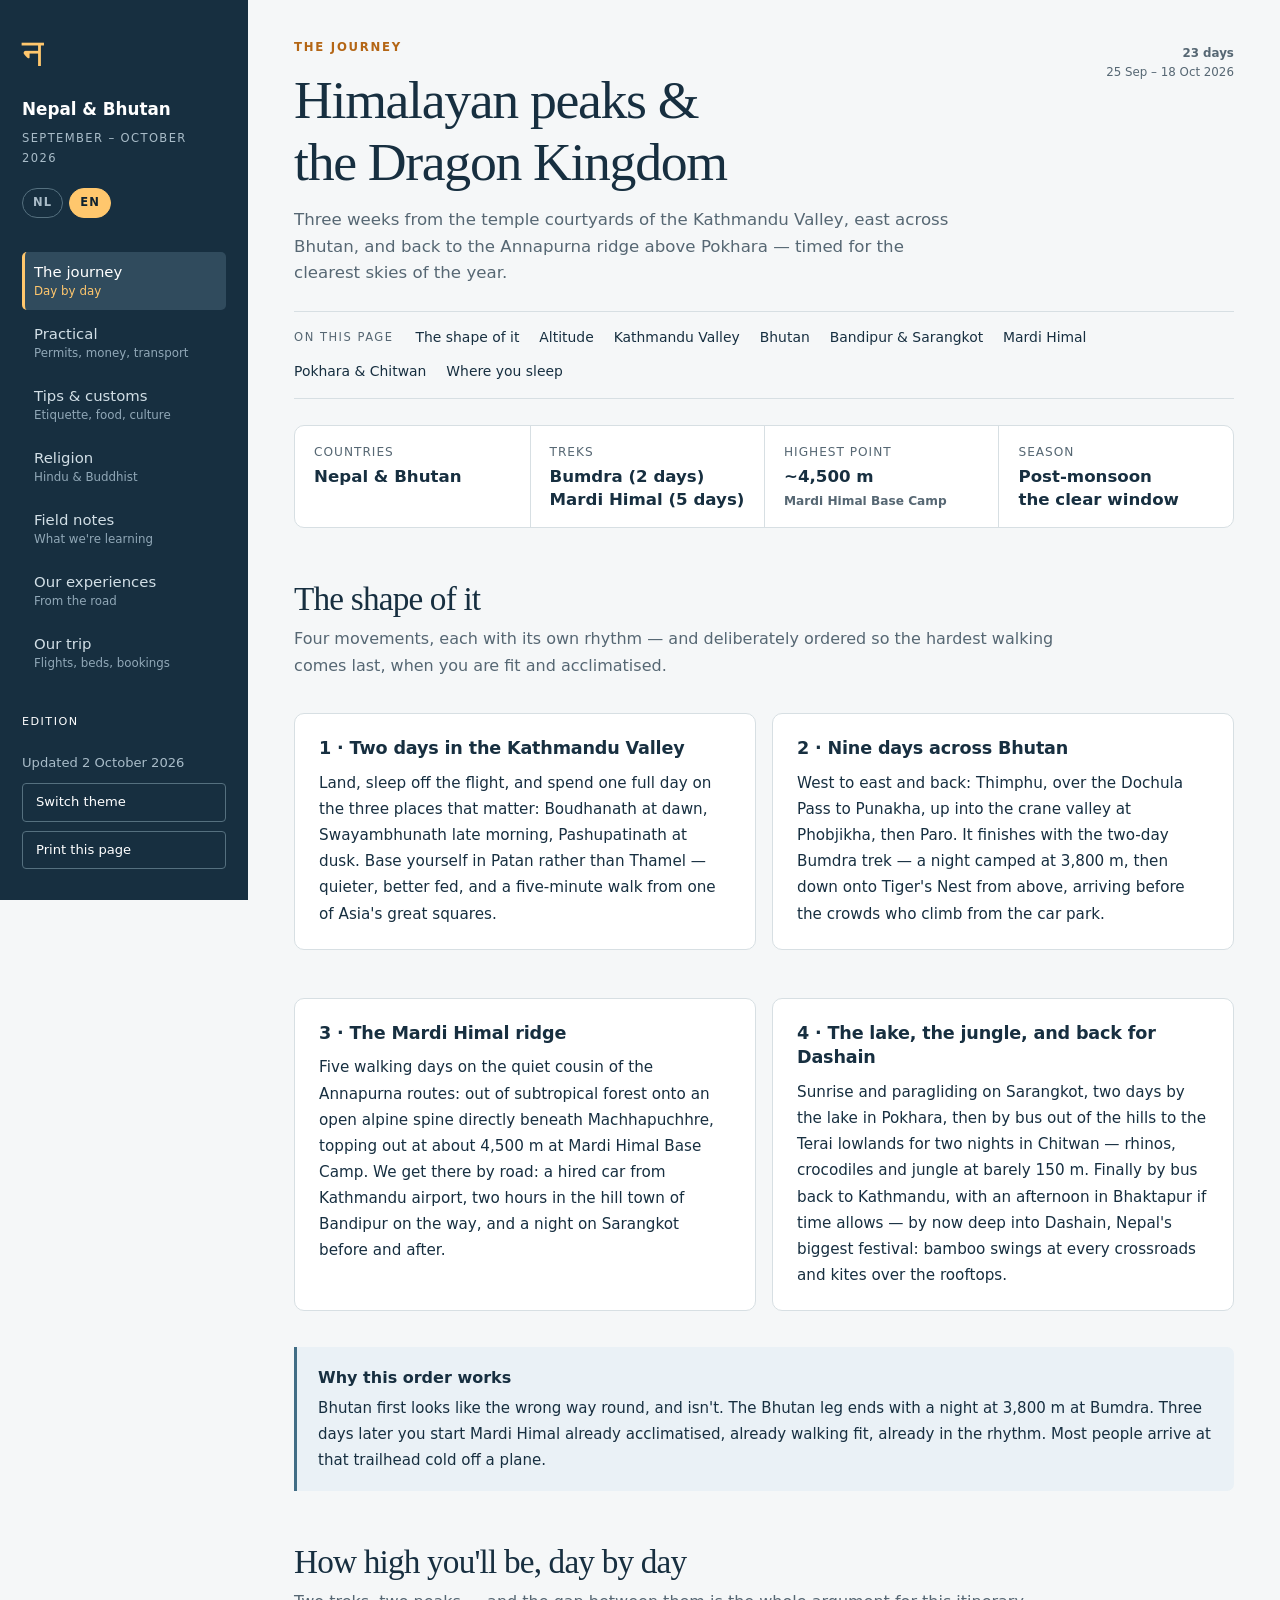
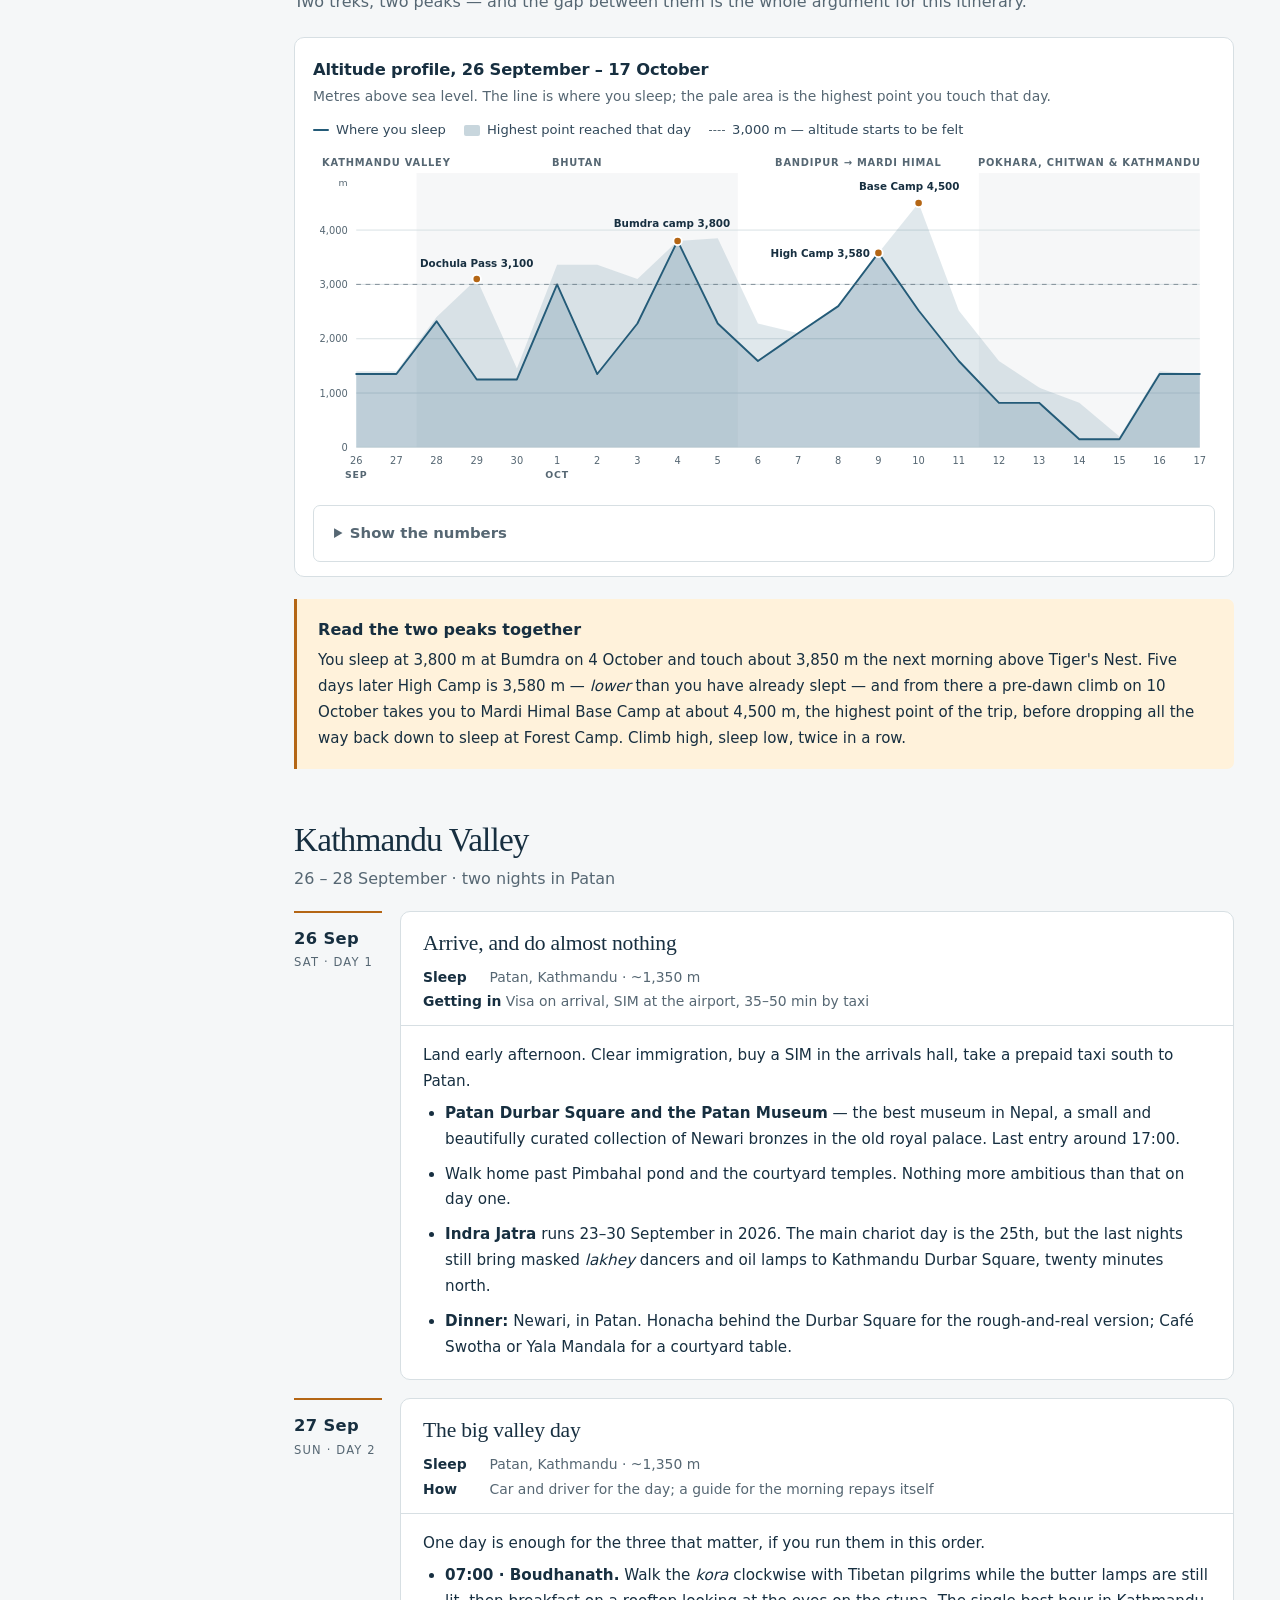
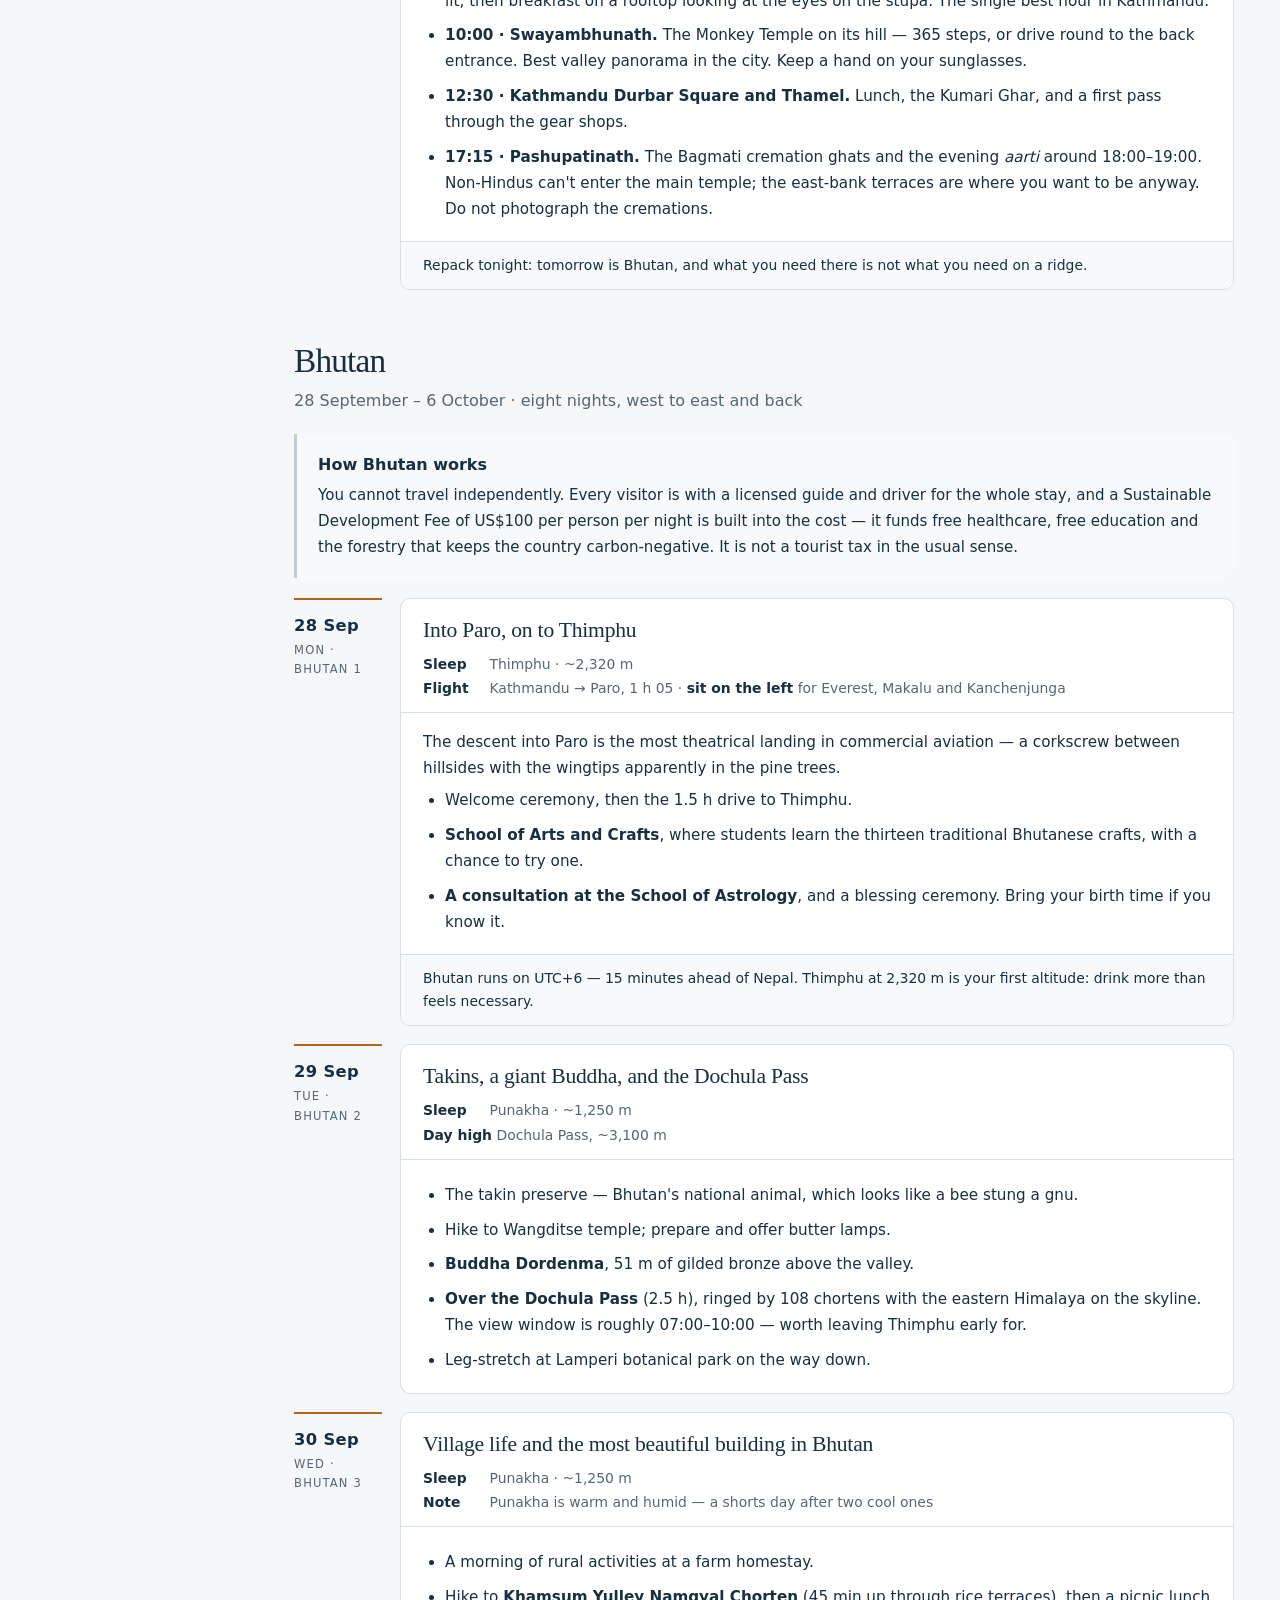
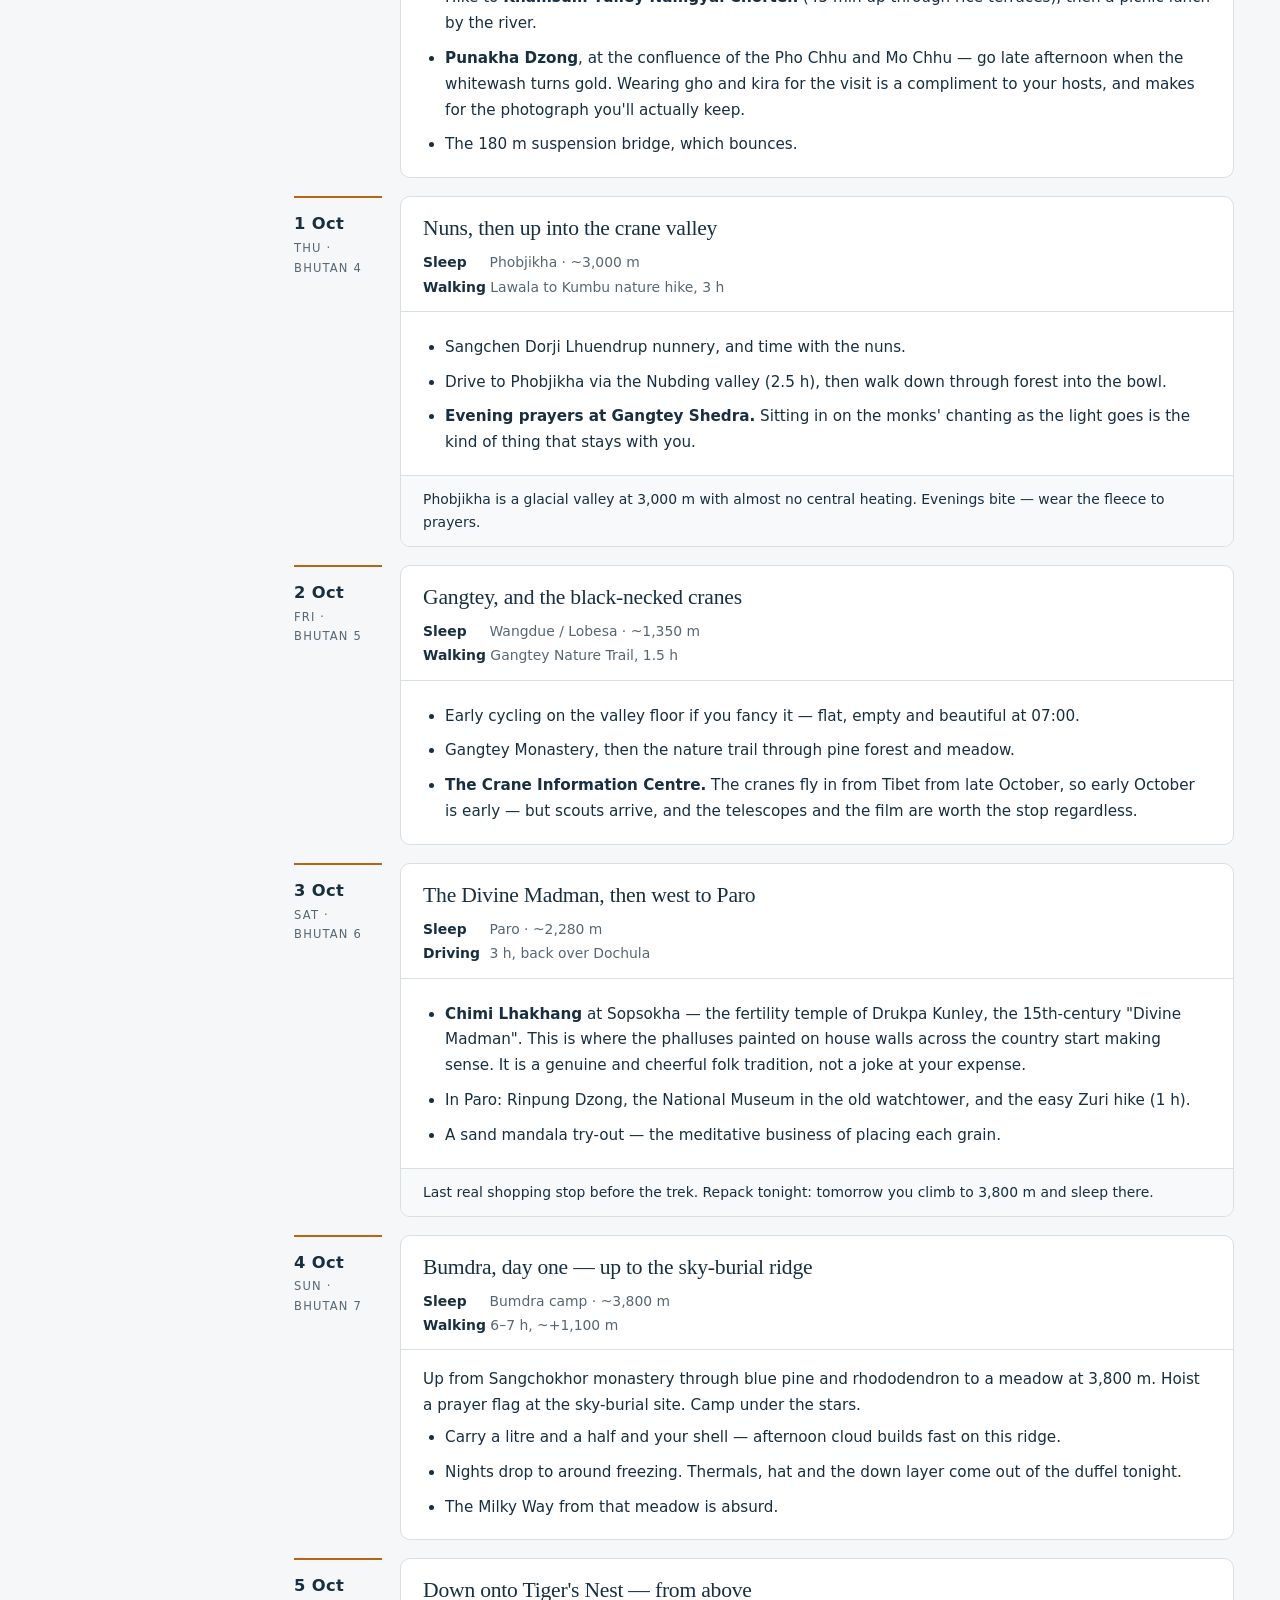
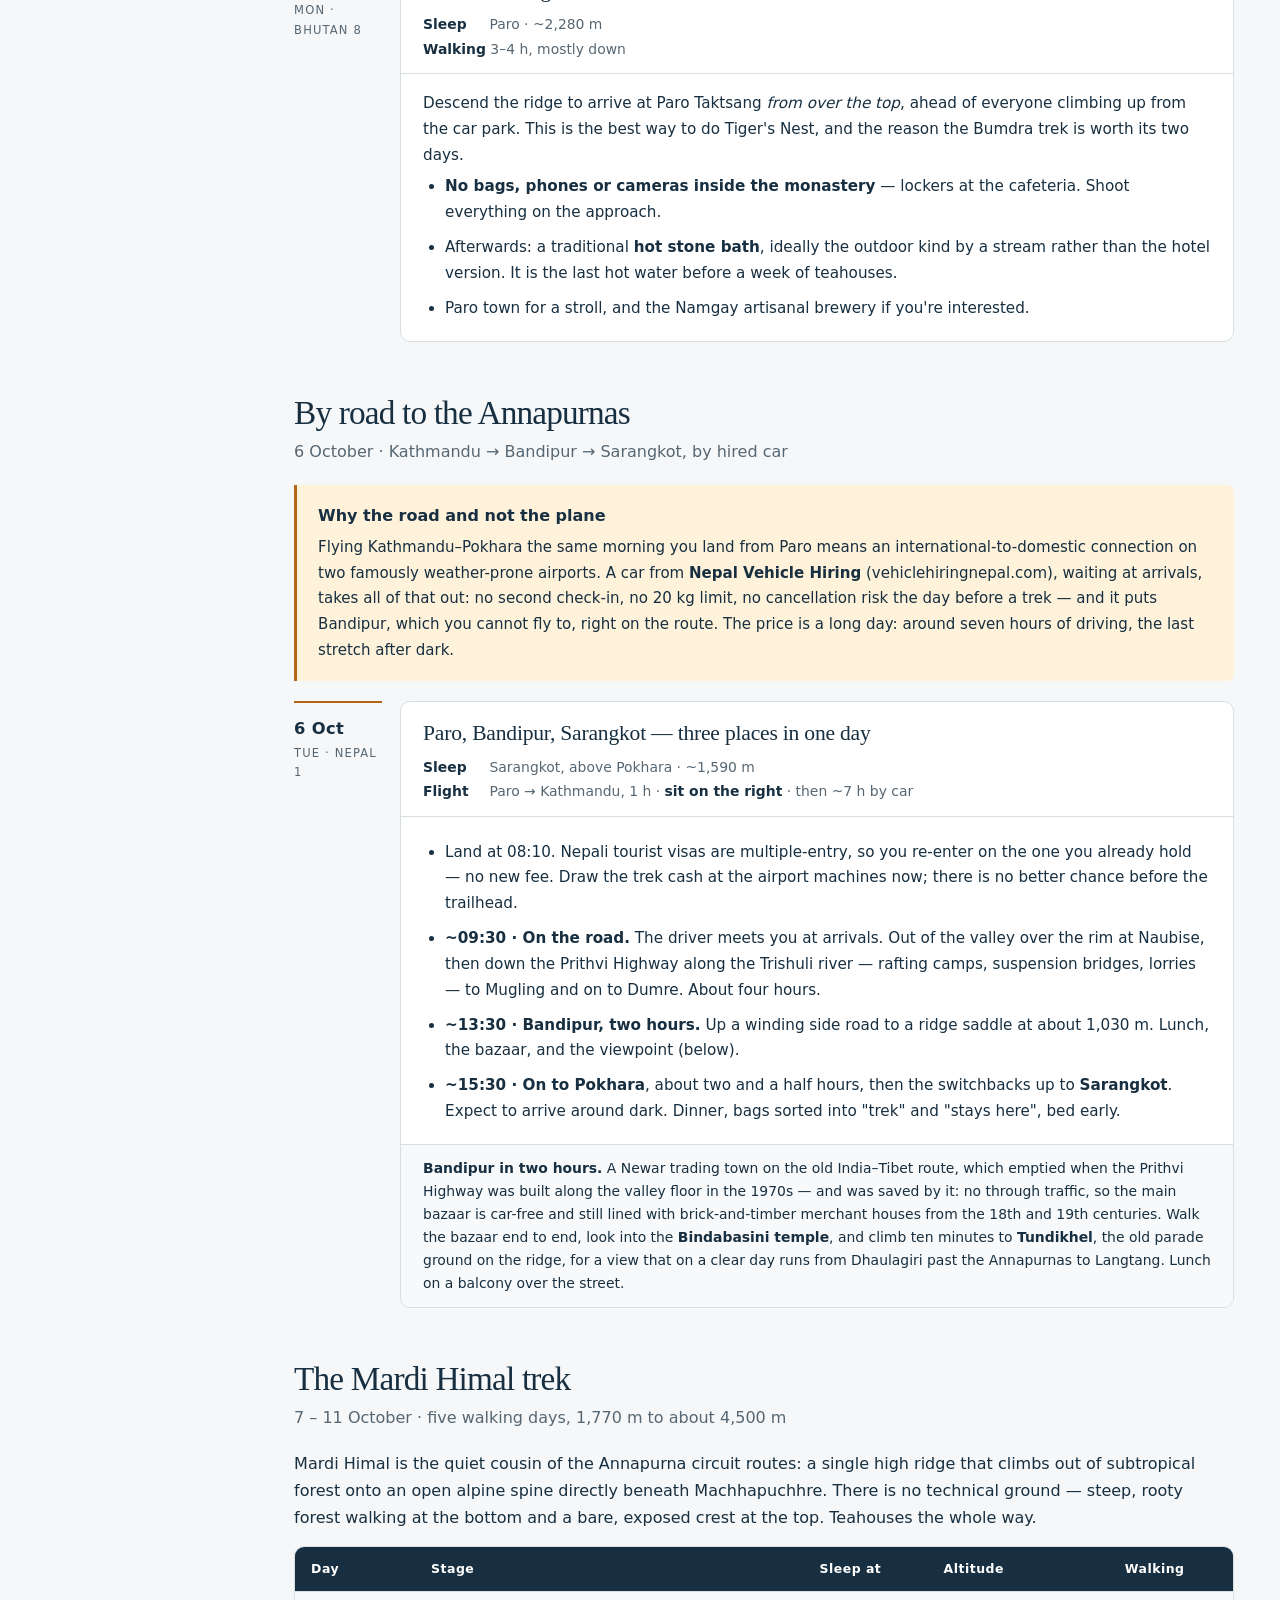
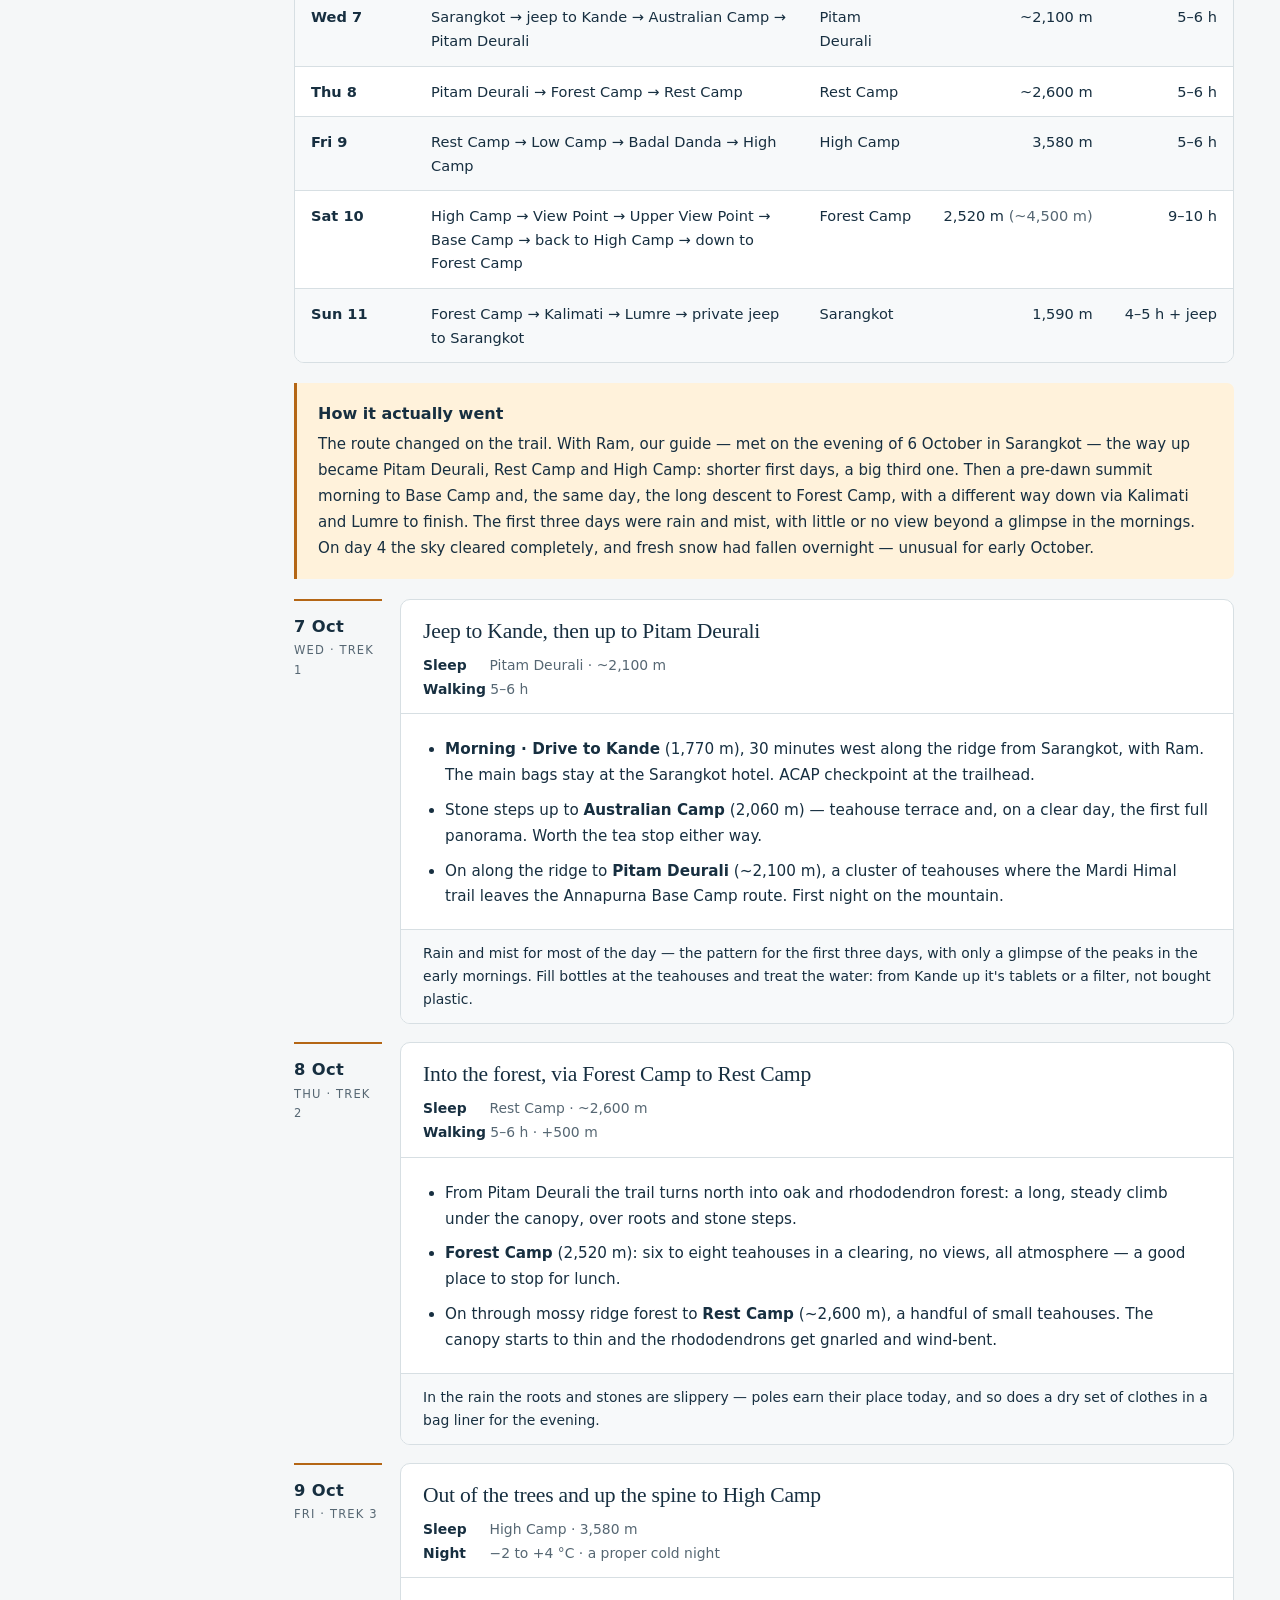
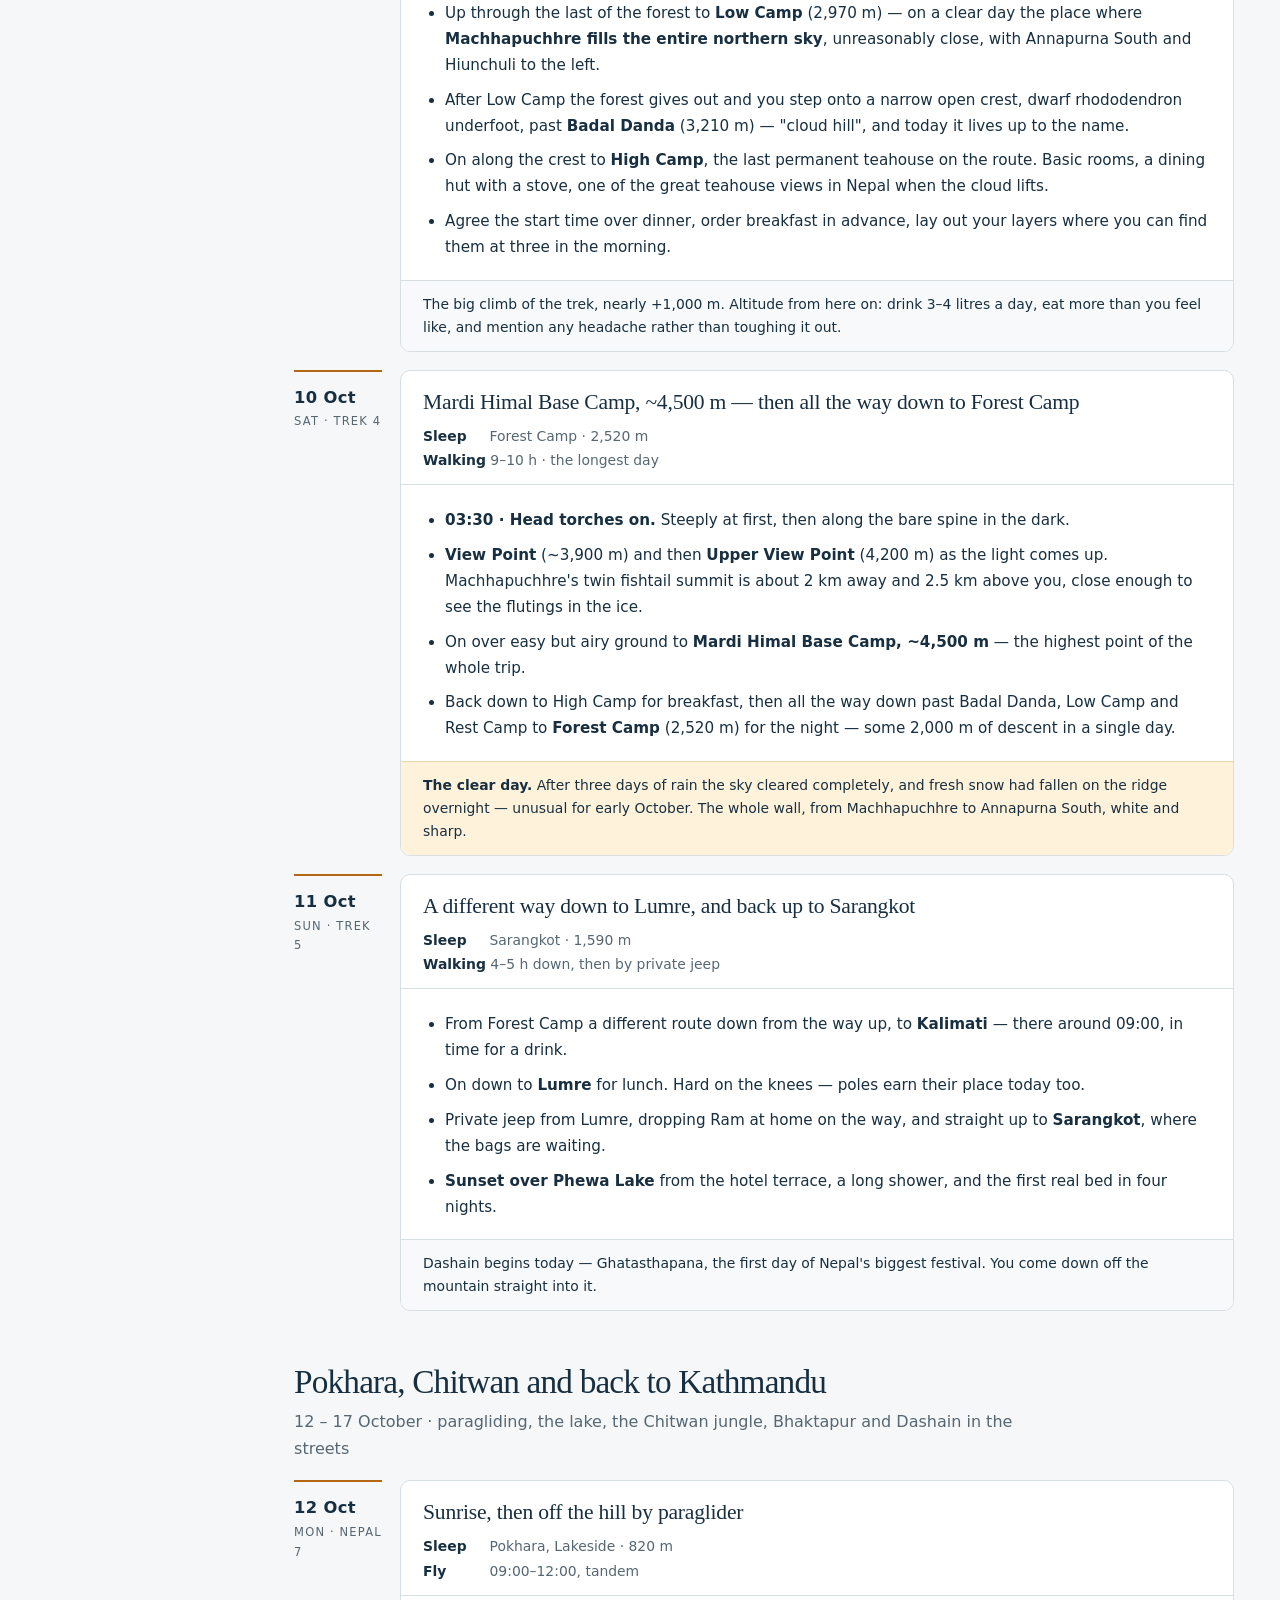
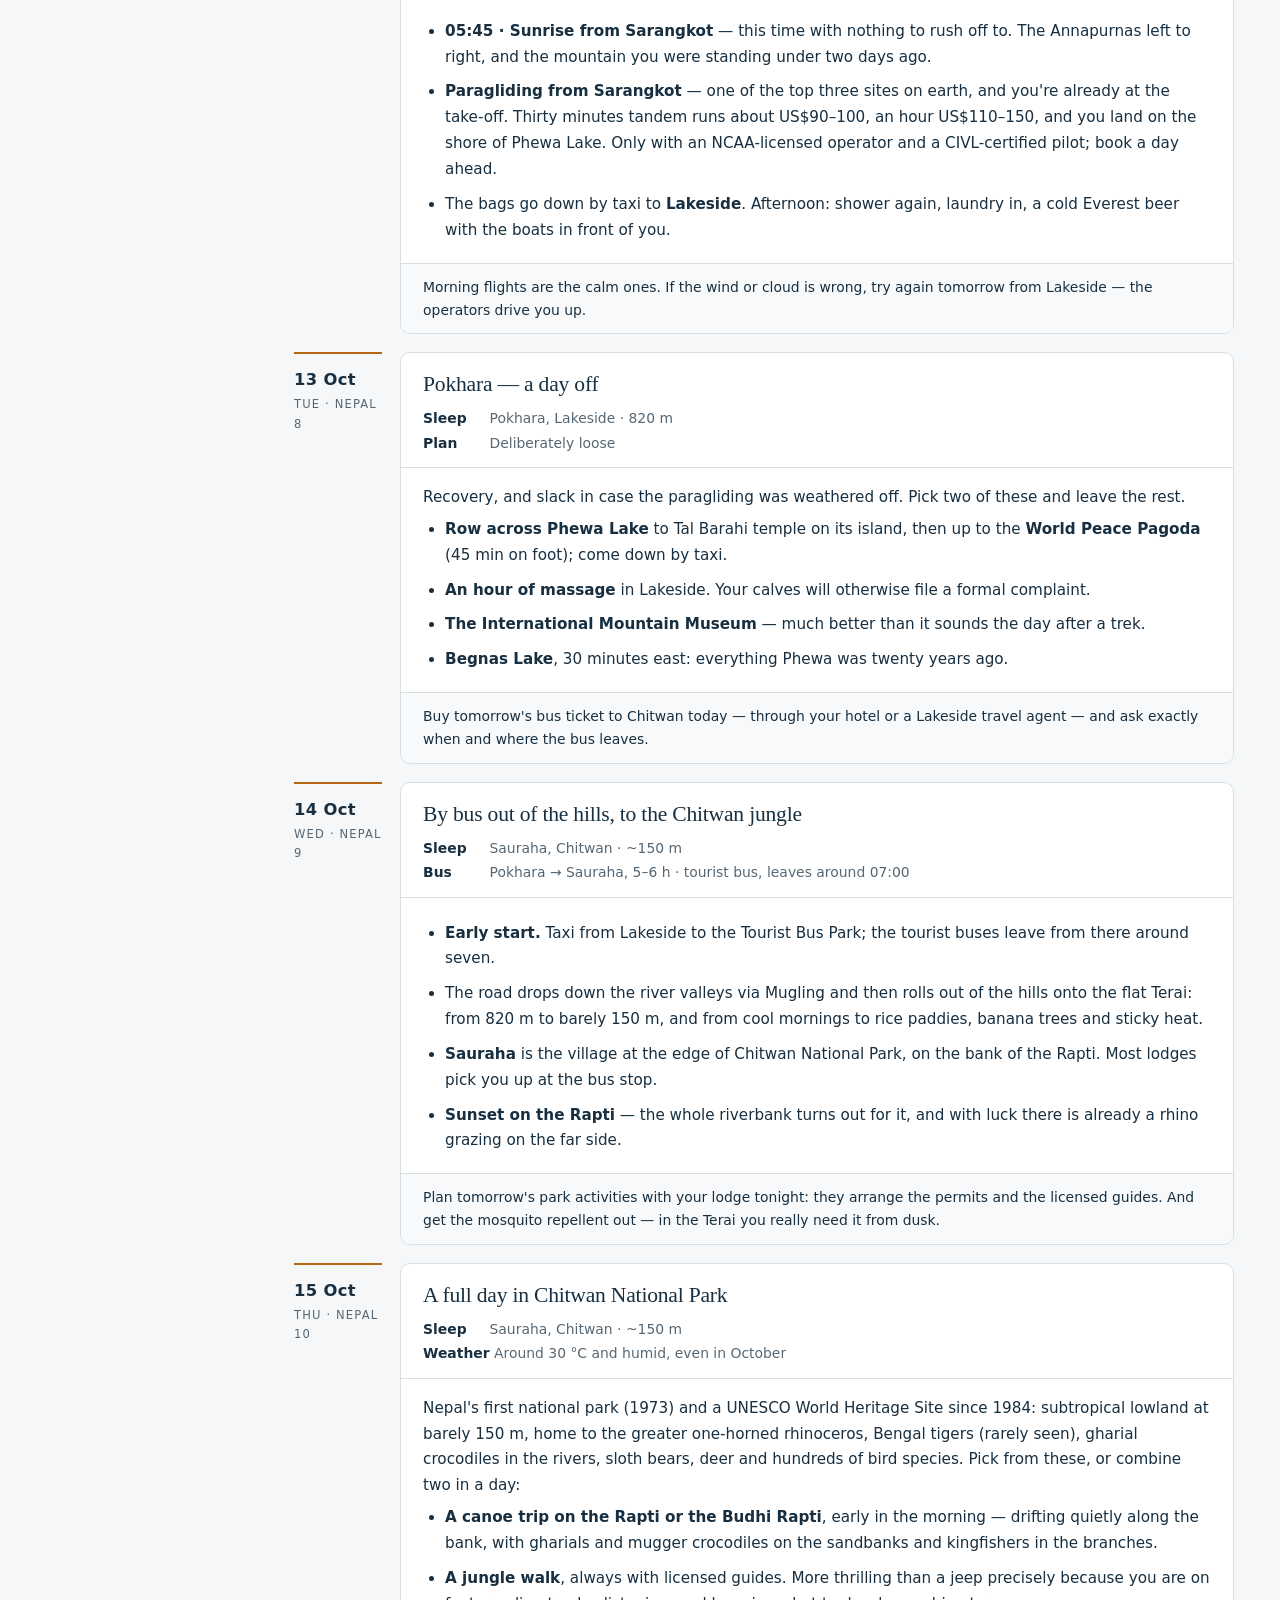
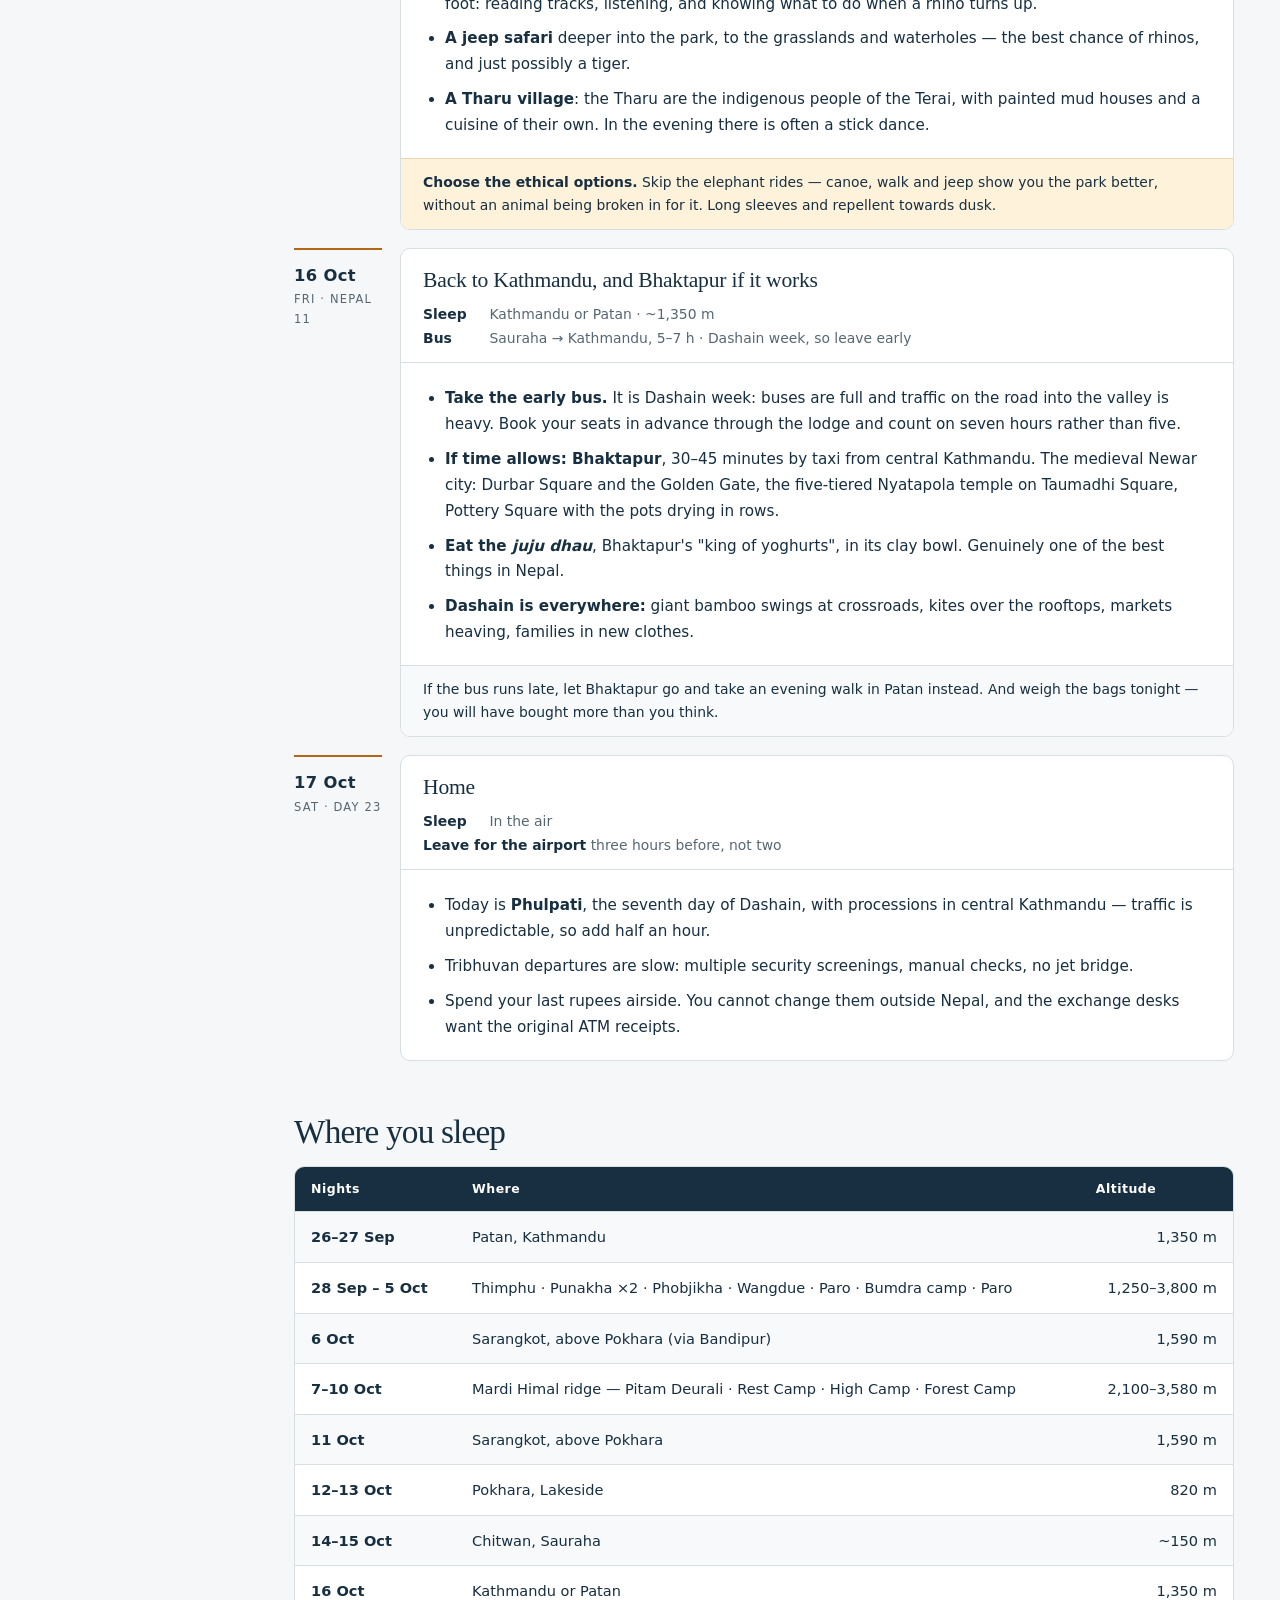
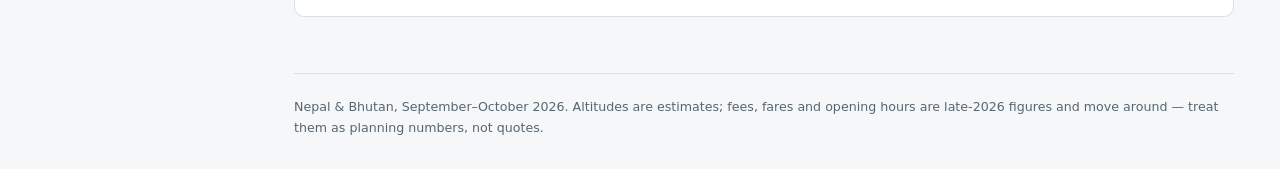
<file: en/index.html>
<!doctype html>
<html lang="en">
<head>
<meta charset="utf-8">
<meta name="robots" content="noindex, nofollow">
<meta name="viewport" content="width=device-width, initial-scale=1">
<title>The journey &middot; Nepal &amp; Bhutan 2026</title>
<link rel="stylesheet" href="../assets/style.css?v=8">
<link rel="alternate" hreflang="nl" href="../index.html">
<link rel="alternate" hreflang="en" href="index.html">
</head>
<body>
<a class="skip" href="#main">Skip to content</a>
<div class="shell">
<aside class="sidebar">
  <a class="brand" href="index.html">
    <span class="brand-mark">&#2344;</span>
    <strong>Nepal &amp; Bhutan</strong>
    <span>SEPTEMBER &ndash; OCTOBER 2026</span>
  </a>
  <div class="lang" aria-label="Language / Taal">
    <a href="../index.html" hreflang="nl" lang="nl" aria-label="Nederlandse versie">NL</a>
    <a aria-current="true" lang="en">EN</a>
  </div>
  <nav>
    <a href="index.html" aria-current="page">The journey <span>Day by day</span></a>
    <a href="practical.html">Practical <span>Permits, money, transport</span></a>
    <a href="tips.html">Tips &amp; customs <span>Etiquette, food, culture</span></a>
    <a href="religion.html">Religion <span>Hindu &amp; Buddhist</span></a>
    <a href="discoveries.html">Field notes <span>What we're learning</span></a>
    <a href="experiences.html">Our experiences <span>From the road</span></a>
    <a href="ours.html">Our trip <span>Flights, beds, bookings</span></a>
  </nav>
  <div class="side-bottom">
    <p class="lbl">EDITION</p>
    <p>Updated 2 October 2026</p>
    <button class="side-btn" onclick="var r=document.documentElement;r.dataset.theme=(r.dataset.theme==='dark'?'light':'dark')">Switch theme</button>
    <button class="side-btn" onclick="window.print()">Print this page</button>
  </div>
</aside>
<main id="main">
<div class="page-heading">
  <div>
    <span class="eyebrow">The journey</span>
    <h1>Himalayan peaks &amp;<br>the Dragon Kingdom</h1>
    <p class="intro">Three weeks from the temple courtyards of the Kathmandu Valley, east across Bhutan, and back to the Annapurna ridge above Pokhara — timed for the clearest skies of the year.</p>
  </div>
  <div class="edition"><strong>23 days</strong><br>25 Sep – 18 Oct 2026</div>
</div>

<div class="jump">
  <span class="jl">ON THIS PAGE</span>
  <a href="#shape">The shape of it</a>
  <a href="#altitude">Altitude</a>
  <a href="#valley">Kathmandu Valley</a>
  <a href="#bhutan">Bhutan</a>
  <a href="#annapurna">Bandipur &amp; Sarangkot</a>
  <a href="#mardi">Mardi Himal</a>
  <a href="#finale">Pokhara &amp; Chitwan</a>
  <a href="#beds">Where you sleep</a>
</div>

<div class="overview">
  <div><span>Countries</span><strong>Nepal &amp; Bhutan</strong></div>
  <div><span>Treks</span><strong>Bumdra (2 days)<br>Mardi Himal (5 days)</strong></div>
  <div><span>Highest point</span><strong>~4,500 m<br><span style="text-transform:none;letter-spacing:0">Mardi Himal Base Camp</span></strong></div>
  <div><span>Season</span><strong>Post-monsoon<br>the clear window</strong></div>
</div>

<section class="section" id="shape">
  <h2>The shape of it</h2>
  <p class="section-lead">Four movements, each with its own rhythm — and deliberately ordered so the hardest walking comes last, when you are fit and acclimatised.</p>
  <div class="grid two">
    <div class="panel">
      <h3>1 · Two days in the Kathmandu Valley</h3>
      <p>Land, sleep off the flight, and spend one full day on the three places that matter: Boudhanath at dawn, Swayambhunath late morning, Pashupatinath at dusk. Base yourself in Patan rather than Thamel — quieter, better fed, and a five-minute walk from one of Asia's great squares.</p>
    </div>
    <div class="panel">
      <h3>2 · Nine days across Bhutan</h3>
      <p>West to east and back: Thimphu, over the Dochula Pass to Punakha, up into the crane valley at Phobjikha, then Paro. It finishes with the two-day Bumdra trek — a night camped at 3,800 m, then down onto Tiger's Nest from above, arriving before the crowds who climb from the car park.</p>
    </div>
    <div class="panel">
      <h3>3 · The Mardi Himal ridge</h3>
      <p>Five walking days on the quiet cousin of the Annapurna routes: out of subtropical forest onto an open alpine spine directly beneath Machhapuchhre, topping out at about 4,500 m at Mardi Himal Base Camp. We get there by road: a hired car from Kathmandu airport, two hours in the hill town of Bandipur on the way, and a night on Sarangkot before and after.</p>
    </div>
    <div class="panel">
      <h3>4 · The lake, the jungle, and back for Dashain</h3>
      <p>Sunrise and paragliding on Sarangkot, two days by the lake in Pokhara, then by bus out of the hills to the Terai lowlands for two nights in Chitwan — rhinos, crocodiles and jungle at barely 150 m. Finally by bus back to Kathmandu, with an afternoon in Bhaktapur if time allows — by now deep into Dashain, Nepal's biggest festival: bamboo swings at every crossroads and kites over the rooftops.</p>
    </div>
  </div>

  <div class="notice">
    <strong>Why this order works</strong>
    <p>Bhutan first looks like the wrong way round, and isn't. The Bhutan leg ends with a night at 3,800 m at Bumdra. Three days later you start Mardi Himal already acclimatised, already walking fit, already in the rhythm. Most people arrive at that trailhead cold off a plane.</p>
  </div>
</section>

<section class="section" id="altitude">
  <h2>How high you'll be, day by day</h2>
  <p class="section-lead">Two treks, two peaks — and the gap between them is the whole argument for this itinerary.</p>

  <div class="viz-root">
    <figure class="viz-figure">
      <figcaption>Altitude profile, 26 September – 17 October</figcaption>
      <p class="viz-sub">Metres above sea level. The line is where you sleep; the pale area is the highest point you touch that day.</p>

      <div class="viz-legend">
        <span><i class="viz-key-line"></i>Where you sleep</span>
        <span><i class="viz-key-fill"></i>Highest point reached that day</span>
        <span><i class="viz-key-dash"></i>3,000 m — altitude starts to be felt</span>
      </div>

      <div class="viz-scroll">
      <svg class="viz-svg" id="altSvg" viewBox="0 0 960 372" role="img"
           aria-label="Altitude profile from 26 September to 17 October 2026. Around 1,350 metres in the Kathmandu Valley, rising across Bhutan to a camp at 3,800 metres at Bumdra on 4 October, a night at 1,590 metres on Sarangkot, then climbing the Mardi Himal ridge to 3,580 metres at High Camp on 9 October and a high point of about 4,500 metres at Mardi Himal Base Camp on 10 October, followed by two nights in Pokhara at 820 metres, a drop to around 150 metres in Chitwan and finally the valley at around 1,350 metres."></svg>
      </div>

      <div class="viz-tip" id="altTip" aria-hidden="true"></div>

      <details class="viz-table">
        <summary>Show the numbers</summary>
        <div class="table-wrap"><table id="altTable">
          <thead><tr><th>Date</th><th>Where you sleep</th><th class="num">Sleeping altitude</th><th class="num">Day's high point</th></tr></thead>
          <tbody></tbody>
        </table></div>
      </details>
    </figure>
  </div>

  <div class="notice amber">
    <strong>Read the two peaks together</strong>
    <p>You sleep at 3,800 m at Bumdra on 4 October and touch about 3,850 m the next morning above Tiger's Nest. Five days later High Camp is 3,580 m — <em>lower</em> than you have already slept — and from there a pre-dawn climb on 10 October takes you to Mardi Himal Base Camp at about 4,500 m, the highest point of the trip, before dropping all the way back down to sleep at Forest Camp. Climb high, sleep low, twice in a row.</p>
  </div>
</section>

<section class="section" id="valley">
  <h2>Kathmandu Valley</h2>
  <p class="section-lead">26 – 28 September · two nights in Patan</p>

  <div class="day">
    <div class="date"><strong>26 Sep</strong><span>Sat · Day 1</span></div>
    <div class="day-content">
      <div class="day-top"><h3>Arrive, and do almost nothing</h3></div>
      <div class="day-meta"><div><b>Sleep</b> Patan, Kathmandu · ~1,350 m</div><div><b>Getting in</b> Visa on arrival, SIM at the airport, 35–50 min by taxi</div></div>
      <div class="day-body">
        <p>Land early afternoon. Clear immigration, buy a SIM in the arrivals hall, take a prepaid taxi south to Patan.</p>
        <ul>
          <li><b>Patan Durbar Square and the Patan Museum</b> — the best museum in Nepal, a small and beautifully curated collection of Newari bronzes in the old royal palace. Last entry around 17:00.</li>
          <li>Walk home past Pimbahal pond and the courtyard temples. Nothing more ambitious than that on day one.</li>
          <li><b>Indra Jatra</b> runs 23–30 September in 2026. The main chariot day is the 25th, but the last nights still bring masked <em>lakhey</em> dancers and oil lamps to Kathmandu Durbar Square, twenty minutes north.</li>
          <li><b>Dinner:</b> Newari, in Patan. Honacha behind the Durbar Square for the rough-and-real version; Café Swotha or Yala Mandala for a courtyard table.</li>
        </ul>
      </div>
    </div>
  </div>

  <div class="day">
    <div class="date"><strong>27 Sep</strong><span>Sun · Day 2</span></div>
    <div class="day-content">
      <div class="day-top"><h3>The big valley day</h3></div>
      <div class="day-meta"><div><b>Sleep</b> Patan, Kathmandu · ~1,350 m</div><div><b>How</b> Car and driver for the day; a guide for the morning repays itself</div></div>
      <div class="day-body">
        <p>One day is enough for the three that matter, if you run them in this order.</p>
        <ul>
          <li><b>07:00 · Boudhanath.</b> Walk the <em>kora</em> clockwise with Tibetan pilgrims while the butter lamps are still lit, then breakfast on a rooftop looking at the eyes on the stupa. The single best hour in Kathmandu.</li>
          <li><b>10:00 · Swayambhunath.</b> The Monkey Temple on its hill — 365 steps, or drive round to the back entrance. Best valley panorama in the city. Keep a hand on your sunglasses.</li>
          <li><b>12:30 · Kathmandu Durbar Square and Thamel.</b> Lunch, the Kumari Ghar, and a first pass through the gear shops.</li>
          <li><b>17:15 · Pashupatinath.</b> The Bagmati cremation ghats and the evening <em>aarti</em> around 18:00–19:00. Non-Hindus can't enter the main temple; the east-bank terraces are where you want to be anyway. Do not photograph the cremations.</li>
        </ul>
      </div>
      <div class="day-extra">Repack tonight: tomorrow is Bhutan, and what you need there is not what you need on a ridge.</div>
    </div>
  </div>
</section>

<section class="section" id="bhutan">
  <h2>Bhutan</h2>
  <p class="section-lead">28 September – 6 October · eight nights, west to east and back</p>

  <div class="notice plain">
    <strong>How Bhutan works</strong>
    <p>You cannot travel independently. Every visitor is with a licensed guide and driver for the whole stay, and a Sustainable Development Fee of US$100 per person per night is built into the cost — it funds free healthcare, free education and the forestry that keeps the country carbon-negative. It is not a tourist tax in the usual sense.</p>
  </div>

  <div class="day">
    <div class="date"><strong>28 Sep</strong><span>Mon · Bhutan 1</span></div>
    <div class="day-content">
      <div class="day-top"><h3>Into Paro, on to Thimphu</h3></div>
      <div class="day-meta"><div><b>Sleep</b> Thimphu · ~2,320 m</div><div><b>Flight</b> Kathmandu → Paro, 1 h 05 · <b>sit on the left</b> for Everest, Makalu and Kanchenjunga</div></div>
      <div class="day-body">
        <p>The descent into Paro is the most theatrical landing in commercial aviation — a corkscrew between hillsides with the wingtips apparently in the pine trees.</p>
        <ul>
          <li>Welcome ceremony, then the 1.5 h drive to Thimphu.</li>
          <li><b>School of Arts and Crafts</b>, where students learn the thirteen traditional Bhutanese crafts, with a chance to try one.</li>
          <li><b>A consultation at the School of Astrology</b>, and a blessing ceremony. Bring your birth time if you know it.</li>
        </ul>
      </div>
      <div class="day-extra">Bhutan runs on UTC+6 — 15 minutes ahead of Nepal. Thimphu at 2,320 m is your first altitude: drink more than feels necessary.</div>
    </div>
  </div>

  <div class="day">
    <div class="date"><strong>29 Sep</strong><span>Tue · Bhutan 2</span></div>
    <div class="day-content">
      <div class="day-top"><h3>Takins, a giant Buddha, and the Dochula Pass</h3></div>
      <div class="day-meta"><div><b>Sleep</b> Punakha · ~1,250 m</div><div><b>Day high</b> Dochula Pass, ~3,100 m</div></div>
      <div class="day-body">
        <ul>
          <li>The takin preserve — Bhutan's national animal, which looks like a bee stung a gnu.</li>
          <li>Hike to Wangditse temple; prepare and offer butter lamps.</li>
          <li><b>Buddha Dordenma</b>, 51 m of gilded bronze above the valley.</li>
          <li><b>Over the Dochula Pass</b> (2.5 h), ringed by 108 chortens with the eastern Himalaya on the skyline. The view window is roughly 07:00–10:00 — worth leaving Thimphu early for.</li>
          <li>Leg-stretch at Lamperi botanical park on the way down.</li>
        </ul>
      </div>
    </div>
  </div>

  <div class="day">
    <div class="date"><strong>30 Sep</strong><span>Wed · Bhutan 3</span></div>
    <div class="day-content">
      <div class="day-top"><h3>Village life and the most beautiful building in Bhutan</h3></div>
      <div class="day-meta"><div><b>Sleep</b> Punakha · ~1,250 m</div><div><b>Note</b> Punakha is warm and humid — a shorts day after two cool ones</div></div>
      <div class="day-body">
        <ul>
          <li>A morning of rural activities at a farm homestay.</li>
          <li>Hike to <b>Khamsum Yulley Namgyal Chorten</b> (45 min up through rice terraces), then a picnic lunch by the river.</li>
          <li><b>Punakha Dzong</b>, at the confluence of the Pho Chhu and Mo Chhu — go late afternoon when the whitewash turns gold. Wearing gho and kira for the visit is a compliment to your hosts, and makes for the photograph you'll actually keep.</li>
          <li>The 180 m suspension bridge, which bounces.</li>
        </ul>
      </div>
    </div>
  </div>

  <div class="day">
    <div class="date"><strong>1 Oct</strong><span>Thu · Bhutan 4</span></div>
    <div class="day-content">
      <div class="day-top"><h3>Nuns, then up into the crane valley</h3></div>
      <div class="day-meta"><div><b>Sleep</b> Phobjikha · ~3,000 m</div><div><b>Walking</b> Lawala to Kumbu nature hike, 3 h</div></div>
      <div class="day-body">
        <ul>
          <li>Sangchen Dorji Lhuendrup nunnery, and time with the nuns.</li>
          <li>Drive to Phobjikha via the Nubding valley (2.5 h), then walk down through forest into the bowl.</li>
          <li><b>Evening prayers at Gangtey Shedra.</b> Sitting in on the monks' chanting as the light goes is the kind of thing that stays with you.</li>
        </ul>
      </div>
      <div class="day-extra">Phobjikha is a glacial valley at 3,000 m with almost no central heating. Evenings bite — wear the fleece to prayers.</div>
    </div>
  </div>

  <div class="day">
    <div class="date"><strong>2 Oct</strong><span>Fri · Bhutan 5</span></div>
    <div class="day-content">
      <div class="day-top"><h3>Gangtey, and the black-necked cranes</h3></div>
      <div class="day-meta"><div><b>Sleep</b> Wangdue / Lobesa · ~1,350 m</div><div><b>Walking</b> Gangtey Nature Trail, 1.5 h</div></div>
      <div class="day-body">
        <ul>
          <li>Early cycling on the valley floor if you fancy it — flat, empty and beautiful at 07:00.</li>
          <li>Gangtey Monastery, then the nature trail through pine forest and meadow.</li>
          <li><b>The Crane Information Centre.</b> The cranes fly in from Tibet from late October, so early October is early — but scouts arrive, and the telescopes and the film are worth the stop regardless.</li>
        </ul>
      </div>
    </div>
  </div>

  <div class="day">
    <div class="date"><strong>3 Oct</strong><span>Sat · Bhutan 6</span></div>
    <div class="day-content">
      <div class="day-top"><h3>The Divine Madman, then west to Paro</h3></div>
      <div class="day-meta"><div><b>Sleep</b> Paro · ~2,280 m</div><div><b>Driving</b> 3 h, back over Dochula</div></div>
      <div class="day-body">
        <ul>
          <li><b>Chimi Lhakhang</b> at Sopsokha — the fertility temple of Drukpa Kunley, the 15th-century "Divine Madman". This is where the phalluses painted on house walls across the country start making sense. It is a genuine and cheerful folk tradition, not a joke at your expense.</li>
          <li>In Paro: Rinpung Dzong, the National Museum in the old watchtower, and the easy Zuri hike (1 h).</li>
          <li>A sand mandala try-out — the meditative business of placing each grain.</li>
        </ul>
      </div>
      <div class="day-extra">Last real shopping stop before the trek. Repack tonight: tomorrow you climb to 3,800 m and sleep there.</div>
    </div>
  </div>

  <div class="day">
    <div class="date"><strong>4 Oct</strong><span>Sun · Bhutan 7</span></div>
    <div class="day-content">
      <div class="day-top"><h3>Bumdra, day one — up to the sky-burial ridge</h3></div>
      <div class="day-meta"><div><b>Sleep</b> Bumdra camp · ~3,800 m</div><div><b>Walking</b> 6–7 h, ~+1,100 m</div></div>
      <div class="day-body">
        <p>Up from Sangchokhor monastery through blue pine and rhododendron to a meadow at 3,800 m. Hoist a prayer flag at the sky-burial site. Camp under the stars.</p>
        <ul>
          <li>Carry a litre and a half and your shell — afternoon cloud builds fast on this ridge.</li>
          <li>Nights drop to around freezing. Thermals, hat and the down layer come out of the duffel tonight.</li>
          <li>The Milky Way from that meadow is absurd.</li>
        </ul>
      </div>
    </div>
  </div>

  <div class="day">
    <div class="date"><strong>5 Oct</strong><span>Mon · Bhutan 8</span></div>
    <div class="day-content">
      <div class="day-top"><h3>Down onto Tiger's Nest — from above</h3></div>
      <div class="day-meta"><div><b>Sleep</b> Paro · ~2,280 m</div><div><b>Walking</b> 3–4 h, mostly down</div></div>
      <div class="day-body">
        <p>Descend the ridge to arrive at Paro Taktsang <em>from over the top</em>, ahead of everyone climbing up from the car park. This is the best way to do Tiger's Nest, and the reason the Bumdra trek is worth its two days.</p>
        <ul>
          <li><b>No bags, phones or cameras inside the monastery</b> — lockers at the cafeteria. Shoot everything on the approach.</li>
          <li>Afterwards: a traditional <b>hot stone bath</b>, ideally the outdoor kind by a stream rather than the hotel version. It is the last hot water before a week of teahouses.</li>
          <li>Paro town for a stroll, and the Namgay artisanal brewery if you're interested.</li>
        </ul>
      </div>
    </div>
  </div>
</section>

<section class="section" id="annapurna">
  <h2>By road to the Annapurnas</h2>
  <p class="section-lead">6 October · Kathmandu → Bandipur → Sarangkot, by hired car</p>

  <div class="notice amber">
    <strong>Why the road and not the plane</strong>
    <p>Flying Kathmandu–Pokhara the same morning you land from Paro means an international-to-domestic connection on two famously weather-prone airports. A car from <b>Nepal Vehicle Hiring</b> (vehiclehiringnepal.com), waiting at arrivals, takes all of that out: no second check-in, no 20 kg limit, no cancellation risk the day before a trek — and it puts Bandipur, which you cannot fly to, right on the route. The price is a long day: around seven hours of driving, the last stretch after dark.</p>
  </div>

  <div class="day">
    <div class="date"><strong>6 Oct</strong><span>Tue · Nepal 1</span></div>
    <div class="day-content">
      <div class="day-top"><h3>Paro, Bandipur, Sarangkot — three places in one day</h3></div>
      <div class="day-meta"><div><b>Sleep</b> Sarangkot, above Pokhara · ~1,590 m</div><div><b>Flight</b> Paro → Kathmandu, 1 h · <b>sit on the right</b> · then ~7 h by car</div></div>
      <div class="day-body">
        <ul>
          <li>Land at 08:10. Nepali tourist visas are multiple-entry, so you re-enter on the one you already hold — no new fee. Draw the trek cash at the airport machines now; there is no better chance before the trailhead.</li>
          <li><b>~09:30 · On the road.</b> The driver meets you at arrivals. Out of the valley over the rim at Naubise, then down the Prithvi Highway along the Trishuli river — rafting camps, suspension bridges, lorries — to Mugling and on to Dumre. About four hours.</li>
          <li><b>~13:30 · Bandipur, two hours.</b> Up a winding side road to a ridge saddle at about 1,030 m. Lunch, the bazaar, and the viewpoint (below).</li>
          <li><b>~15:30 · On to Pokhara</b>, about two and a half hours, then the switchbacks up to <b>Sarangkot</b>. Expect to arrive around dark. Dinner, bags sorted into "trek" and "stays here", bed early.</li>
        </ul>
      </div>
      <div class="day-extra"><b>Bandipur in two hours.</b> A Newar trading town on the old India–Tibet route, which emptied when the Prithvi Highway was built along the valley floor in the 1970s — and was saved by it: no through traffic, so the main bazaar is car-free and still lined with brick-and-timber merchant houses from the 18th and 19th centuries. Walk the bazaar end to end, look into the <b>Bindabasini temple</b>, and climb ten minutes to <b>Tundikhel</b>, the old parade ground on the ridge, for a view that on a clear day runs from Dhaulagiri past the Annapurnas to Langtang. Lunch on a balcony over the street.</div>
    </div>
  </div>
</section>

<section class="section" id="mardi">
  <h2>The Mardi Himal trek</h2>
  <p class="section-lead">7 – 11 October · five walking days, 1,770 m to about 4,500 m</p>

  <p>Mardi Himal is the quiet cousin of the Annapurna circuit routes: a single high ridge that climbs out of subtropical forest onto an open alpine spine directly beneath Machhapuchhre. There is no technical ground — steep, rooty forest walking at the bottom and a bare, exposed crest at the top. Teahouses the whole way.</p>

  <div class="table-wrap"><table>
    <tr><th>Day</th><th>Stage</th><th>Sleep at</th><th class="num">Altitude</th><th class="num">Walking</th></tr>
    <tr><td>Wed 7</td><td>Sarangkot → jeep to Kande → Australian Camp → Pitam Deurali</td><td>Pitam Deurali</td><td class="num">~2,100 m</td><td class="num">5–6 h</td></tr>
    <tr><td>Thu 8</td><td>Pitam Deurali → Forest Camp → Rest Camp</td><td>Rest Camp</td><td class="num">~2,600 m</td><td class="num">5–6 h</td></tr>
    <tr><td>Fri 9</td><td>Rest Camp → Low Camp → Badal Danda → High Camp</td><td>High Camp</td><td class="num">3,580 m</td><td class="num">5–6 h</td></tr>
    <tr><td>Sat 10</td><td>High Camp → View Point → Upper View Point → Base Camp → back to High Camp → down to Forest Camp</td><td>Forest Camp</td><td class="num">2,520 m <span style="color:var(--muted)">(~4,500 m)</span></td><td class="num">9–10 h</td></tr>
    <tr><td>Sun 11</td><td>Forest Camp → Kalimati → Lumre → private jeep to Sarangkot</td><td>Sarangkot</td><td class="num">1,590 m</td><td class="num">4–5 h + jeep</td></tr>
  </table></div>

  <div class="notice amber">
    <strong>How it actually went</strong>
    <p>The route changed on the trail. With Ram, our guide — met on the evening of 6 October in Sarangkot — the way up became Pitam Deurali, Rest Camp and High Camp: shorter first days, a big third one. Then a pre-dawn summit morning to Base Camp and, the same day, the long descent to Forest Camp, with a different way down via Kalimati and Lumre to finish. The first three days were rain and mist, with little or no view beyond a glimpse in the mornings. On day 4 the sky cleared completely, and fresh snow had fallen overnight — unusual for early October.</p>
  </div>

  <div class="day">
    <div class="date"><strong>7 Oct</strong><span>Wed · Trek 1</span></div>
    <div class="day-content">
      <div class="day-top"><h3>Jeep to Kande, then up to Pitam Deurali</h3></div>
      <div class="day-meta"><div><b>Sleep</b> Pitam Deurali · ~2,100 m</div><div><b>Walking</b> 5–6 h</div></div>
      <div class="day-body">
        <ul>
          <li><b>Morning · Drive to Kande</b> (1,770 m), 30 minutes west along the ridge from Sarangkot, with Ram. The main bags stay at the Sarangkot hotel. ACAP checkpoint at the trailhead.</li>
          <li>Stone steps up to <b>Australian Camp</b> (2,060 m) — teahouse terrace and, on a clear day, the first full panorama. Worth the tea stop either way.</li>
          <li>On along the ridge to <b>Pitam Deurali</b> (~2,100 m), a cluster of teahouses where the Mardi Himal trail leaves the Annapurna Base Camp route. First night on the mountain.</li>
        </ul>
      </div>
      <div class="day-extra">Rain and mist for most of the day — the pattern for the first three days, with only a glimpse of the peaks in the early mornings. Fill bottles at the teahouses and treat the water: from Kande up it's tablets or a filter, not bought plastic.</div>
    </div>
  </div>

  <div class="day">
    <div class="date"><strong>8 Oct</strong><span>Thu · Trek 2</span></div>
    <div class="day-content">
      <div class="day-top"><h3>Into the forest, via Forest Camp to Rest Camp</h3></div>
      <div class="day-meta"><div><b>Sleep</b> Rest Camp · ~2,600 m</div><div><b>Walking</b> 5–6 h · +500 m</div></div>
      <div class="day-body">
        <ul>
          <li>From Pitam Deurali the trail turns north into oak and rhododendron forest: a long, steady climb under the canopy, over roots and stone steps.</li>
          <li><b>Forest Camp</b> (2,520 m): six to eight teahouses in a clearing, no views, all atmosphere — a good place to stop for lunch.</li>
          <li>On through mossy ridge forest to <b>Rest Camp</b> (~2,600 m), a handful of small teahouses. The canopy starts to thin and the rhododendrons get gnarled and wind-bent.</li>
        </ul>
      </div>
      <div class="day-extra">In the rain the roots and stones are slippery — poles earn their place today, and so does a dry set of clothes in a bag liner for the evening.</div>
    </div>
  </div>

  <div class="day">
    <div class="date"><strong>9 Oct</strong><span>Fri · Trek 3</span></div>
    <div class="day-content">
      <div class="day-top"><h3>Out of the trees and up the spine to High Camp</h3></div>
      <div class="day-meta"><div><b>Sleep</b> High Camp · 3,580 m</div><div><b>Night</b> −2 to +4 °C · a proper cold night</div></div>
      <div class="day-body">
        <ul>
          <li>Up through the last of the forest to <b>Low Camp</b> (2,970 m) — on a clear day the place where <b>Machhapuchhre fills the entire northern sky</b>, unreasonably close, with Annapurna South and Hiunchuli to the left.</li>
          <li>After Low Camp the forest gives out and you step onto a narrow open crest, dwarf rhododendron underfoot, past <b>Badal Danda</b> (3,210 m) — "cloud hill", and today it lives up to the name.</li>
          <li>On along the crest to <b>High Camp</b>, the last permanent teahouse on the route. Basic rooms, a dining hut with a stove, one of the great teahouse views in Nepal when the cloud lifts.</li>
          <li>Agree the start time over dinner, order breakfast in advance, lay out your layers where you can find them at three in the morning.</li>
        </ul>
      </div>
      <div class="day-extra">The big climb of the trek, nearly +1,000 m. Altitude from here on: drink 3–4 litres a day, eat more than you feel like, and mention any headache rather than toughing it out.</div>
    </div>
  </div>

  <div class="day">
    <div class="date"><strong>10 Oct</strong><span>Sat · Trek 4</span></div>
    <div class="day-content">
      <div class="day-top"><h3>Mardi Himal Base Camp, ~4,500 m — then all the way down to Forest Camp</h3></div>
      <div class="day-meta"><div><b>Sleep</b> Forest Camp · 2,520 m</div><div><b>Walking</b> 9–10 h · the longest day</div></div>
      <div class="day-body">
        <ul>
          <li><b>03:30 · Head torches on.</b> Steeply at first, then along the bare spine in the dark.</li>
          <li><b>View Point</b> (~3,900 m) and then <b>Upper View Point</b> (4,200 m) as the light comes up. Machhapuchhre's twin fishtail summit is about 2 km away and 2.5 km above you, close enough to see the flutings in the ice.</li>
          <li>On over easy but airy ground to <b>Mardi Himal Base Camp, ~4,500 m</b> — the highest point of the whole trip.</li>
          <li>Back down to High Camp for breakfast, then all the way down past Badal Danda, Low Camp and Rest Camp to <b>Forest Camp</b> (2,520 m) for the night — some 2,000 m of descent in a single day.</li>
        </ul>
      </div>
      <div class="day-extra amber"><b>The clear day.</b> After three days of rain the sky cleared completely, and fresh snow had fallen on the ridge overnight — unusual for early October. The whole wall, from Machhapuchhre to Annapurna South, white and sharp.</div>
    </div>
  </div>

  <div class="day">
    <div class="date"><strong>11 Oct</strong><span>Sun · Trek 5</span></div>
    <div class="day-content">
      <div class="day-top"><h3>A different way down to Lumre, and back up to Sarangkot</h3></div>
      <div class="day-meta"><div><b>Sleep</b> Sarangkot · 1,590 m</div><div><b>Walking</b> 4–5 h down, then by private jeep</div></div>
      <div class="day-body">
        <ul>
          <li>From Forest Camp a different route down from the way up, to <b>Kalimati</b> — there around 09:00, in time for a drink.</li>
          <li>On down to <b>Lumre</b> for lunch. Hard on the knees — poles earn their place today too.</li>
          <li>Private jeep from Lumre, dropping Ram at home on the way, and straight up to <b>Sarangkot</b>, where the bags are waiting.</li>
          <li><b>Sunset over Phewa Lake</b> from the hotel terrace, a long shower, and the first real bed in four nights.</li>
        </ul>
      </div>
      <div class="day-extra">Dashain begins today — Ghatasthapana, the first day of Nepal's biggest festival. You come down off the mountain straight into it.</div>
    </div>
  </div>
</section>

<section class="section" id="finale">
  <h2>Pokhara, Chitwan and back to Kathmandu</h2>
  <p class="section-lead">12 – 17 October · paragliding, the lake, the Chitwan jungle, Bhaktapur and Dashain in the streets</p>

  <div class="day">
    <div class="date"><strong>12 Oct</strong><span>Mon · Nepal 7</span></div>
    <div class="day-content">
      <div class="day-top"><h3>Sunrise, then off the hill by paraglider</h3></div>
      <div class="day-meta"><div><b>Sleep</b> Pokhara, Lakeside · 820 m</div><div><b>Fly</b> 09:00–12:00, tandem</div></div>
      <div class="day-body">
        <ul>
          <li><b>05:45 · Sunrise from Sarangkot</b> — this time with nothing to rush off to. The Annapurnas left to right, and the mountain you were standing under two days ago.</li>
          <li><b>Paragliding from Sarangkot</b> — one of the top three sites on earth, and you're already at the take-off. Thirty minutes tandem runs about US$90–100, an hour US$110–150, and you land on the shore of Phewa Lake. Only with an NCAA-licensed operator and a CIVL-certified pilot; book a day ahead.</li>
          <li>The bags go down by taxi to <b>Lakeside</b>. Afternoon: shower again, laundry in, a cold Everest beer with the boats in front of you.</li>
        </ul>
      </div>
      <div class="day-extra">Morning flights are the calm ones. If the wind or cloud is wrong, try again tomorrow from Lakeside — the operators drive you up.</div>
    </div>
  </div>

  <div class="day">
    <div class="date"><strong>13 Oct</strong><span>Tue · Nepal 8</span></div>
    <div class="day-content">
      <div class="day-top"><h3>Pokhara — a day off</h3></div>
      <div class="day-meta"><div><b>Sleep</b> Pokhara, Lakeside · 820 m</div><div><b>Plan</b> Deliberately loose</div></div>
      <div class="day-body">
        <p>Recovery, and slack in case the paragliding was weathered off. Pick two of these and leave the rest.</p>
        <ul>
          <li><b>Row across Phewa Lake</b> to Tal Barahi temple on its island, then up to the <b>World Peace Pagoda</b> (45 min on foot); come down by taxi.</li>
          <li><b>An hour of massage</b> in Lakeside. Your calves will otherwise file a formal complaint.</li>
          <li><b>The International Mountain Museum</b> — much better than it sounds the day after a trek.</li>
          <li><b>Begnas Lake</b>, 30 minutes east: everything Phewa was twenty years ago.</li>
        </ul>
      </div>
      <div class="day-extra">Buy tomorrow's bus ticket to Chitwan today — through your hotel or a Lakeside travel agent — and ask exactly when and where the bus leaves.</div>
    </div>
  </div>

  <div class="day">
    <div class="date"><strong>14 Oct</strong><span>Wed · Nepal 9</span></div>
    <div class="day-content">
      <div class="day-top"><h3>By bus out of the hills, to the Chitwan jungle</h3></div>
      <div class="day-meta"><div><b>Sleep</b> Sauraha, Chitwan · ~150 m</div><div><b>Bus</b> Pokhara → Sauraha, 5–6 h · tourist bus, leaves around 07:00</div></div>
      <div class="day-body">
        <ul>
          <li><b>Early start.</b> Taxi from Lakeside to the Tourist Bus Park; the tourist buses leave from there around seven.</li>
          <li>The road drops down the river valleys via Mugling and then rolls out of the hills onto the flat Terai: from 820 m to barely 150 m, and from cool mornings to rice paddies, banana trees and sticky heat.</li>
          <li><b>Sauraha</b> is the village at the edge of Chitwan National Park, on the bank of the Rapti. Most lodges pick you up at the bus stop.</li>
          <li><b>Sunset on the Rapti</b> — the whole riverbank turns out for it, and with luck there is already a rhino grazing on the far side.</li>
        </ul>
      </div>
      <div class="day-extra">Plan tomorrow's park activities with your lodge tonight: they arrange the permits and the licensed guides. And get the mosquito repellent out — in the Terai you really need it from dusk.</div>
    </div>
  </div>

  <div class="day">
    <div class="date"><strong>15 Oct</strong><span>Thu · Nepal 10</span></div>
    <div class="day-content">
      <div class="day-top"><h3>A full day in Chitwan National Park</h3></div>
      <div class="day-meta"><div><b>Sleep</b> Sauraha, Chitwan · ~150 m</div><div><b>Weather</b> Around 30 °C and humid, even in October</div></div>
      <div class="day-body">
        <p>Nepal's first national park (1973) and a UNESCO World Heritage Site since 1984: subtropical lowland at barely 150 m, home to the greater one-horned rhinoceros, Bengal tigers (rarely seen), gharial crocodiles in the rivers, sloth bears, deer and hundreds of bird species. Pick from these, or combine two in a day:</p>
        <ul>
          <li><b>A canoe trip on the Rapti or the Budhi Rapti</b>, early in the morning — drifting quietly along the bank, with gharials and mugger crocodiles on the sandbanks and kingfishers in the branches.</li>
          <li><b>A jungle walk</b>, always with licensed guides. More thrilling than a jeep precisely because you are on foot: reading tracks, listening, and knowing what to do when a rhino turns up.</li>
          <li><b>A jeep safari</b> deeper into the park, to the grasslands and waterholes — the best chance of rhinos, and just possibly a tiger.</li>
          <li><b>A Tharu village</b>: the Tharu are the indigenous people of the Terai, with painted mud houses and a cuisine of their own. In the evening there is often a stick dance.</li>
        </ul>
      </div>
      <div class="day-extra amber"><b>Choose the ethical options.</b> Skip the elephant rides — canoe, walk and jeep show you the park better, without an animal being broken in for it. Long sleeves and repellent towards dusk.</div>
    </div>
  </div>

  <div class="day">
    <div class="date"><strong>16 Oct</strong><span>Fri · Nepal 11</span></div>
    <div class="day-content">
      <div class="day-top"><h3>Back to Kathmandu, and Bhaktapur if it works</h3></div>
      <div class="day-meta"><div><b>Sleep</b> Kathmandu or Patan · ~1,350 m</div><div><b>Bus</b> Sauraha → Kathmandu, 5–7 h · Dashain week, so leave early</div></div>
      <div class="day-body">
        <ul>
          <li><b>Take the early bus.</b> It is Dashain week: buses are full and traffic on the road into the valley is heavy. Book your seats in advance through the lodge and count on seven hours rather than five.</li>
          <li><b>If time allows: Bhaktapur</b>, 30–45 minutes by taxi from central Kathmandu. The medieval Newar city: Durbar Square and the Golden Gate, the five-tiered Nyatapola temple on Taumadhi Square, Pottery Square with the pots drying in rows.</li>
          <li><b>Eat the <em>juju dhau</em></b>, Bhaktapur's "king of yoghurts", in its clay bowl. Genuinely one of the best things in Nepal.</li>
          <li><b>Dashain is everywhere:</b> giant bamboo swings at crossroads, kites over the rooftops, markets heaving, families in new clothes.</li>
        </ul>
      </div>
      <div class="day-extra">If the bus runs late, let Bhaktapur go and take an evening walk in Patan instead. And weigh the bags tonight — you will have bought more than you think.</div>
    </div>
  </div>

  <div class="day">
    <div class="date"><strong>17 Oct</strong><span>Sat · Day 23</span></div>
    <div class="day-content">
      <div class="day-top"><h3>Home</h3></div>
      <div class="day-meta"><div><b>Sleep</b> In the air</div><div><b>Leave for the airport</b> three hours before, not two</div></div>
      <div class="day-body">
        <ul>
          <li>Today is <b>Phulpati</b>, the seventh day of Dashain, with processions in central Kathmandu — traffic is unpredictable, so add half an hour.</li>
          <li>Tribhuvan departures are slow: multiple security screenings, manual checks, no jet bridge.</li>
          <li>Spend your last rupees airside. You cannot change them outside Nepal, and the exchange desks want the original ATM receipts.</li>
        </ul>
      </div>
    </div>
  </div>
</section>

<section class="section" id="beds">
  <h2>Where you sleep</h2>
  <div class="table-wrap"><table>
    <tr><th>Nights</th><th>Where</th><th class="num">Altitude</th></tr>
    <tr><td>26–27 Sep</td><td>Patan, Kathmandu</td><td class="num">1,350 m</td></tr>
    <tr><td>28 Sep – 5 Oct</td><td>Thimphu · Punakha ×2 · Phobjikha · Wangdue · Paro · Bumdra camp · Paro</td><td class="num">1,250–3,800 m</td></tr>
    <tr><td>6 Oct</td><td>Sarangkot, above Pokhara (via Bandipur)</td><td class="num">1,590 m</td></tr>
    <tr><td>7–10 Oct</td><td>Mardi Himal ridge — Pitam Deurali · Rest Camp · High Camp · Forest Camp</td><td class="num">2,100–3,580 m</td></tr>
    <tr><td>11 Oct</td><td>Sarangkot, above Pokhara</td><td class="num">1,590 m</td></tr>
    <tr><td>12–13 Oct</td><td>Pokhara, Lakeside</td><td class="num">820 m</td></tr>
    <tr><td>14–15 Oct</td><td>Chitwan, Sauraha</td><td class="num">~150 m</td></tr>
    <tr><td>16 Oct</td><td>Kathmandu or Patan</td><td class="num">1,350 m</td></tr>
  </table></div>
</section>

<script>
(function(){
  var D = [
    {d:"26 Sep", p:"Patan, Kathmandu",   s:1350, h:1400, leg:0},
    {d:"27 Sep", p:"Patan, Kathmandu",   s:1350, h:1400, leg:0},
    {d:"28 Sep", p:"Thimphu",            s:2320, h:2400, leg:1},
    {d:"29 Sep", p:"Punakha, via Dochula", s:1250, h:3100, leg:1, lab:"Dochula Pass 3,100", ly:-13, lx:0, anc:"middle", dot:"h"},
    {d:"30 Sep", p:"Punakha",            s:1250, h:1450, leg:1},
    {d:"1 Oct",  p:"Phobjikha",          s:3000, h:3360, leg:1},
    {d:"2 Oct",  p:"Lobesa, Wangdue",    s:1350, h:3360, leg:1},
    {d:"3 Oct",  p:"Paro, via Dochula",  s:2280, h:3100, leg:1},
    {d:"4 Oct",  p:"Bumdra camp",        s:3800, h:3800, leg:1, lab:"Bumdra camp 3,800", ly:-15, lx:-6, anc:"middle", dot:"s"},
    {d:"5 Oct",  p:"Paro",               s:2280, h:3850, leg:1},
    {d:"6 Oct",  p:"Sarangkot, via Bandipur", s:1590, h:2280, leg:2},
    {d:"7 Oct",  p:"Pitam Deurali",      s:2100, h:2100, leg:2},
    {d:"8 Oct",  p:"Rest Camp",          s:2600, h:2600, leg:2},
    {d:"9 Oct",  p:"High Camp",          s:3580, h:3580, leg:2, lab:"High Camp 3,580", ly:4, lx:-9, anc:"end", dot:"s"},
    {d:"10 Oct", p:"Forest Camp",        s:2520, h:4500, leg:2, lab:"Base Camp 4,500", ly:-14, lx:-10, anc:"middle", dot:"h"},
    {d:"11 Oct", p:"Sarangkot",          s:1590, h:2520, leg:2},
    {d:"12 Oct", p:"Pokhara, Lakeside",  s:820,  h:1590, leg:3},
    {d:"13 Oct", p:"Pokhara, Lakeside",  s:820,  h:1100, leg:3},
    {d:"14 Oct", p:"Chitwan",            s:150,  h:820,  leg:3},
    {d:"15 Oct", p:"Chitwan",            s:150,  h:200,  leg:3},
    {d:"16 Oct", p:"Kathmandu",          s:1350, h:1400, leg:3},
    {d:"17 Oct", p:"Fly home",           s:1350, h:1350, leg:3}
  ];
  var LEGS = [
    {n:"Kathmandu valley",      a:0,  b:1},
    {n:"Bhutan",                a:2,  b:9},
    {n:"Bandipur → Mardi Himal", a:10, b:15},
    {n:"Pokhara, Chitwan & Kathmandu", a:16, b:21}
  ];

  var W=960,H=372,L=46,R=16,T=58,B=48;
  var PW=W-L-R, PH=H-T-B, MAX=4600, n=D.length;
  var X=function(i){ return L + i*(PW/(n-1)); };
  var Y=function(v){ return T + PH*(1 - v/MAX); };
  var NS="http://www.w3.org/2000/svg";
  var svg=document.getElementById("altSvg");
  if(!svg) return;
  function el(t,a){ var e=document.createElementNS(NS,t); for(var k in a){ e.setAttribute(k,a[k]); } return e; }
  function fmt(v){ return v.toLocaleString("en-US"); }

  LEGS.forEach(function(g,gi){
    var x0 = gi===0 ? L : (X(g.a)+X(g.a-1))/2;
    var x1 = gi===LEGS.length-1 ? L+PW : (X(g.b)+X(g.b+1))/2;
    if(gi%2===1) svg.appendChild(el("rect",{x:x0,y:T-26,width:x1-x0,height:PH+26,fill:"var(--viz-zone)"}));
    var t=el("text",{x:(x0+x1)/2,y:T-34,"text-anchor":"middle","font-size":"10.5","letter-spacing":".08em",fill:"var(--muted)","font-weight":"700"});
    t.textContent=g.n.toUpperCase();
    svg.appendChild(t);
  });

  [0,1000,2000,3000,4000].forEach(function(v){
    svg.appendChild(el("line",{x1:L,x2:L+PW,y1:Y(v),y2:Y(v),stroke:"var(--line)","stroke-width":1}));
    var t=el("text",{x:L-9,y:Y(v)+4,"text-anchor":"end","font-size":"10.5",fill:"var(--muted)",style:"font-variant-numeric:tabular-nums"});
    t.textContent=v===0?"0":fmt(v);
    svg.appendChild(t);
  });
  var yl=el("text",{x:L-9,y:T-12,"text-anchor":"end","font-size":"10",fill:"var(--muted)"}); yl.textContent="m"; svg.appendChild(yl);

  var ph="M "+L+" "+Y(0);
  D.forEach(function(r,i){ ph+=" L "+X(i)+" "+Y(r.h); });
  ph+=" L "+(L+PW)+" "+Y(0)+" Z";
  svg.appendChild(el("path",{d:ph,fill:"var(--viz-series)","fill-opacity":"var(--viz-band-op)"}));

  var ps="M "+L+" "+Y(0);
  D.forEach(function(r,i){ ps+=" L "+X(i)+" "+Y(r.s); });
  ps+=" L "+(L+PW)+" "+Y(0)+" Z";
  svg.appendChild(el("path",{d:ps,fill:"var(--viz-series)","fill-opacity":"var(--viz-sleep-op)"}));

  var pl="";
  D.forEach(function(r,i){ pl+=(i?" L ":"M ")+X(i)+" "+Y(r.s); });
  svg.appendChild(el("path",{d:pl,fill:"none",stroke:"var(--viz-series)","stroke-width":2,"stroke-linejoin":"round","stroke-linecap":"round"}));

  svg.appendChild(el("line",{x1:L,x2:L+PW,y1:Y(3000),y2:Y(3000),stroke:"var(--muted)","stroke-width":1,"stroke-dasharray":"5 5",opacity:".7"}));

  D.forEach(function(r,i){
    if(!r.lab) return;
    var v = r.dot==="h" ? r.h : r.s;
    svg.appendChild(el("circle",{cx:X(i),cy:Y(v),r:4.5,fill:"var(--viz-peak)",stroke:"var(--card)","stroke-width":2}));
    var t=el("text",{x:X(i)+(r.lx||0),y:Y(v)+(r.ly||-12),"text-anchor":r.anc||"middle","font-size":"11","font-weight":"650",fill:"var(--ink)"});
    t.textContent=r.lab;
    svg.appendChild(t);
  });

  D.forEach(function(r,i){
    var parts=r.d.split(" ");
    var t=el("text",{x:X(i),y:T+PH+18,"text-anchor":"middle","font-size":"10.5",fill:"var(--muted)",style:"font-variant-numeric:tabular-nums"});
    t.textContent=parts[0];
    svg.appendChild(t);
    if(i===0 || (parts[1]==="Oct" && D[i-1].d.split(" ")[1]==="Sep")){
      var m=el("text",{x:X(i),y:T+PH+33,"text-anchor":"middle","font-size":"10","letter-spacing":".08em","font-weight":"700",fill:"var(--muted)"});
      m.textContent=parts[1].toUpperCase();
      svg.appendChild(m);
    }
  });

  var hoverG=el("g",{opacity:"0"});
  var cross=el("line",{y1:T-26,y2:T+PH,stroke:"var(--muted)","stroke-width":1,opacity:".6"});
  var dotS=el("circle",{r:5,fill:"var(--viz-series)",stroke:"var(--card)","stroke-width":2});
  var dotH=el("circle",{r:4,fill:"var(--card)",stroke:"var(--viz-series)","stroke-width":2});
  hoverG.appendChild(cross); hoverG.appendChild(dotH); hoverG.appendChild(dotS);
  svg.appendChild(hoverG);
  svg.appendChild(el("rect",{x:L-(PW/(n-1))/2,y:T-26,width:PW+(PW/(n-1)),height:PH+26,fill:"transparent"}));

  var tip=document.getElementById("altTip");
  var root=svg.closest(".viz-root");

  function show(i){
    var r=D[i];
    hoverG.setAttribute("opacity","1");
    cross.setAttribute("x1",X(i)); cross.setAttribute("x2",X(i));
    dotS.setAttribute("cx",X(i)); dotS.setAttribute("cy",Y(r.s));
    dotH.setAttribute("cx",X(i)); dotH.setAttribute("cy",Y(r.h));
    dotH.setAttribute("opacity", r.h>r.s+40 ? "1" : "0");
    tip.innerHTML='<div class="t-d">'+r.d+' 2026</div><div class="t-p">'+r.p+'</div>'+
      '<div class="t-r"><i>Sleep at</i><b>'+fmt(r.s)+' m</b></div>'+
      (r.h>r.s ? '<div class="t-r"><i>Day’s high</i><b>'+fmt(r.h)+' m</b></div>' : '');
    var box=svg.getBoundingClientRect(), rb=root.getBoundingClientRect();
    var px=box.left + (X(i)/W)*box.width - rb.left;
    var py=box.top  + (Y(Math.max(r.s,r.h))/H)*box.height - rb.top - 12;
    tip.style.left=Math.max(70,Math.min(rb.width-70,px))+"px";
    tip.style.top=Math.max(52,py)+"px";
    tip.style.opacity="1";
  }
  function hide(){ hoverG.setAttribute("opacity","0"); tip.style.opacity="0"; }
  function onMove(e){
    var box=svg.getBoundingClientRect();
    var vx=(e.clientX-box.left)/box.width*W;
    var i=Math.round((vx-L)/(PW/(n-1)));
    show(Math.max(0,Math.min(n-1,i)));
  }
  svg.addEventListener("pointermove",onMove);
  svg.addEventListener("pointerdown",onMove);
  svg.addEventListener("pointerleave",hide);

  var tb=document.querySelector("#altTable tbody");
  D.forEach(function(r){
    var tr=document.createElement("tr");
    tr.innerHTML="<td>"+r.d+"</td><td>"+r.p+"</td><td class='num'>"+fmt(r.s)+" m</td><td class='num'>"+(r.h>r.s?fmt(r.h)+" m":"—")+"</td>";
    tb.appendChild(tr);
  });
})();
</script>

<footer>
  <p>Nepal &amp; Bhutan, September&ndash;October 2026. Altitudes are estimates; fees, fares and opening hours are late-2026 figures and move around &mdash; treat them as planning numbers, not quotes.</p>
</footer>
</main>
</div>
</body>
</html>
</file>
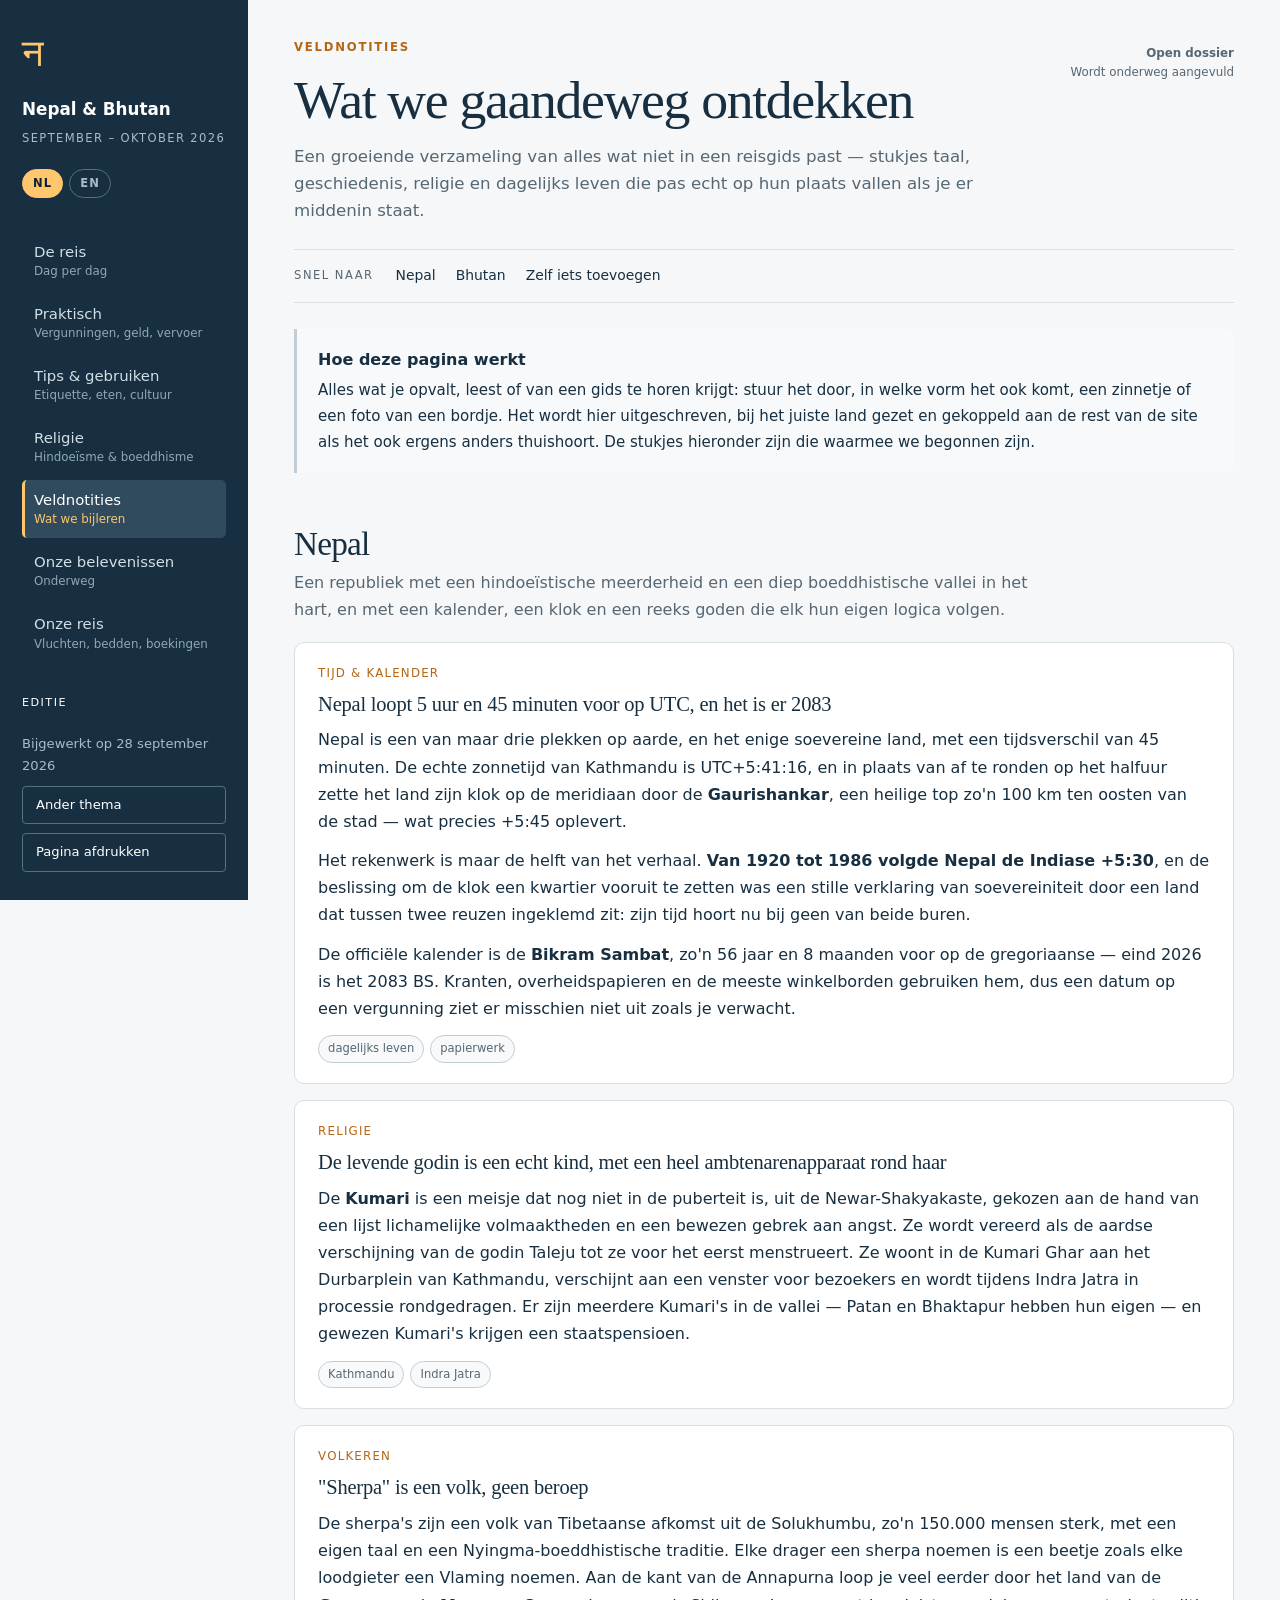
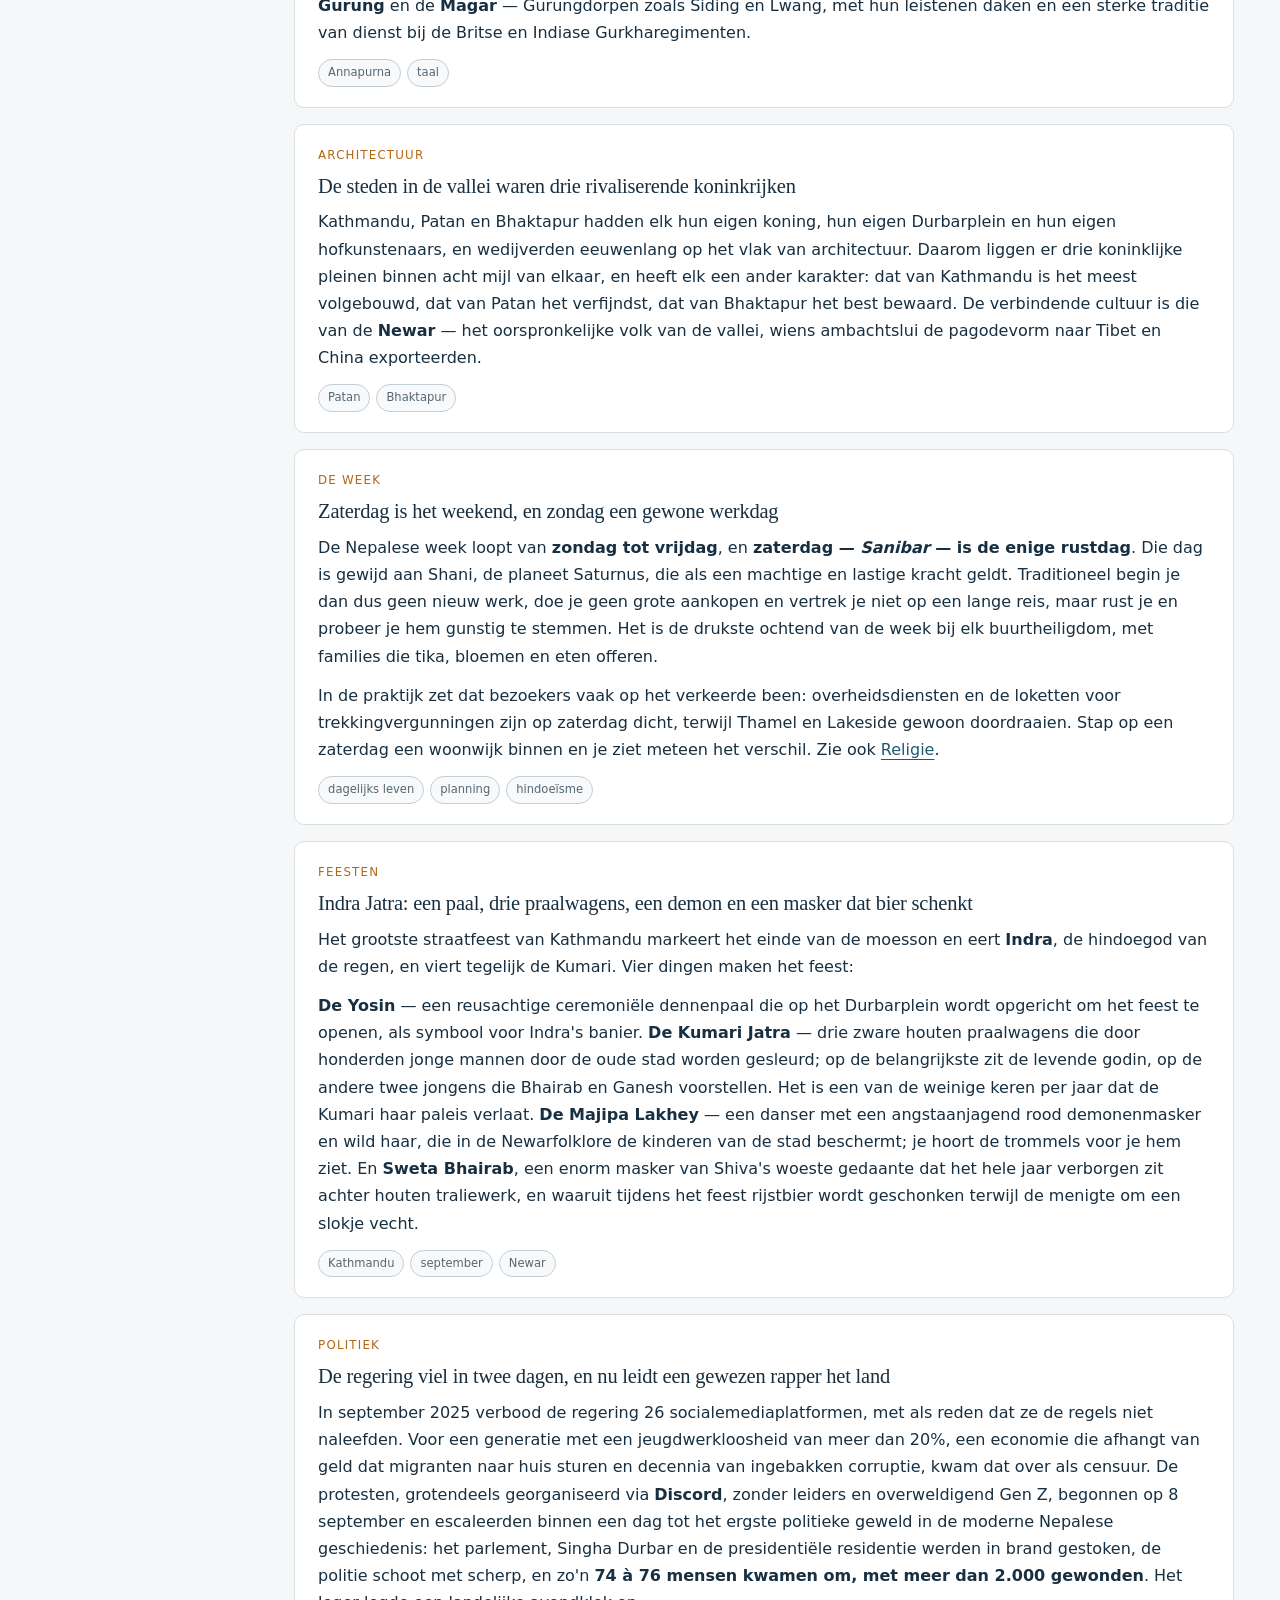
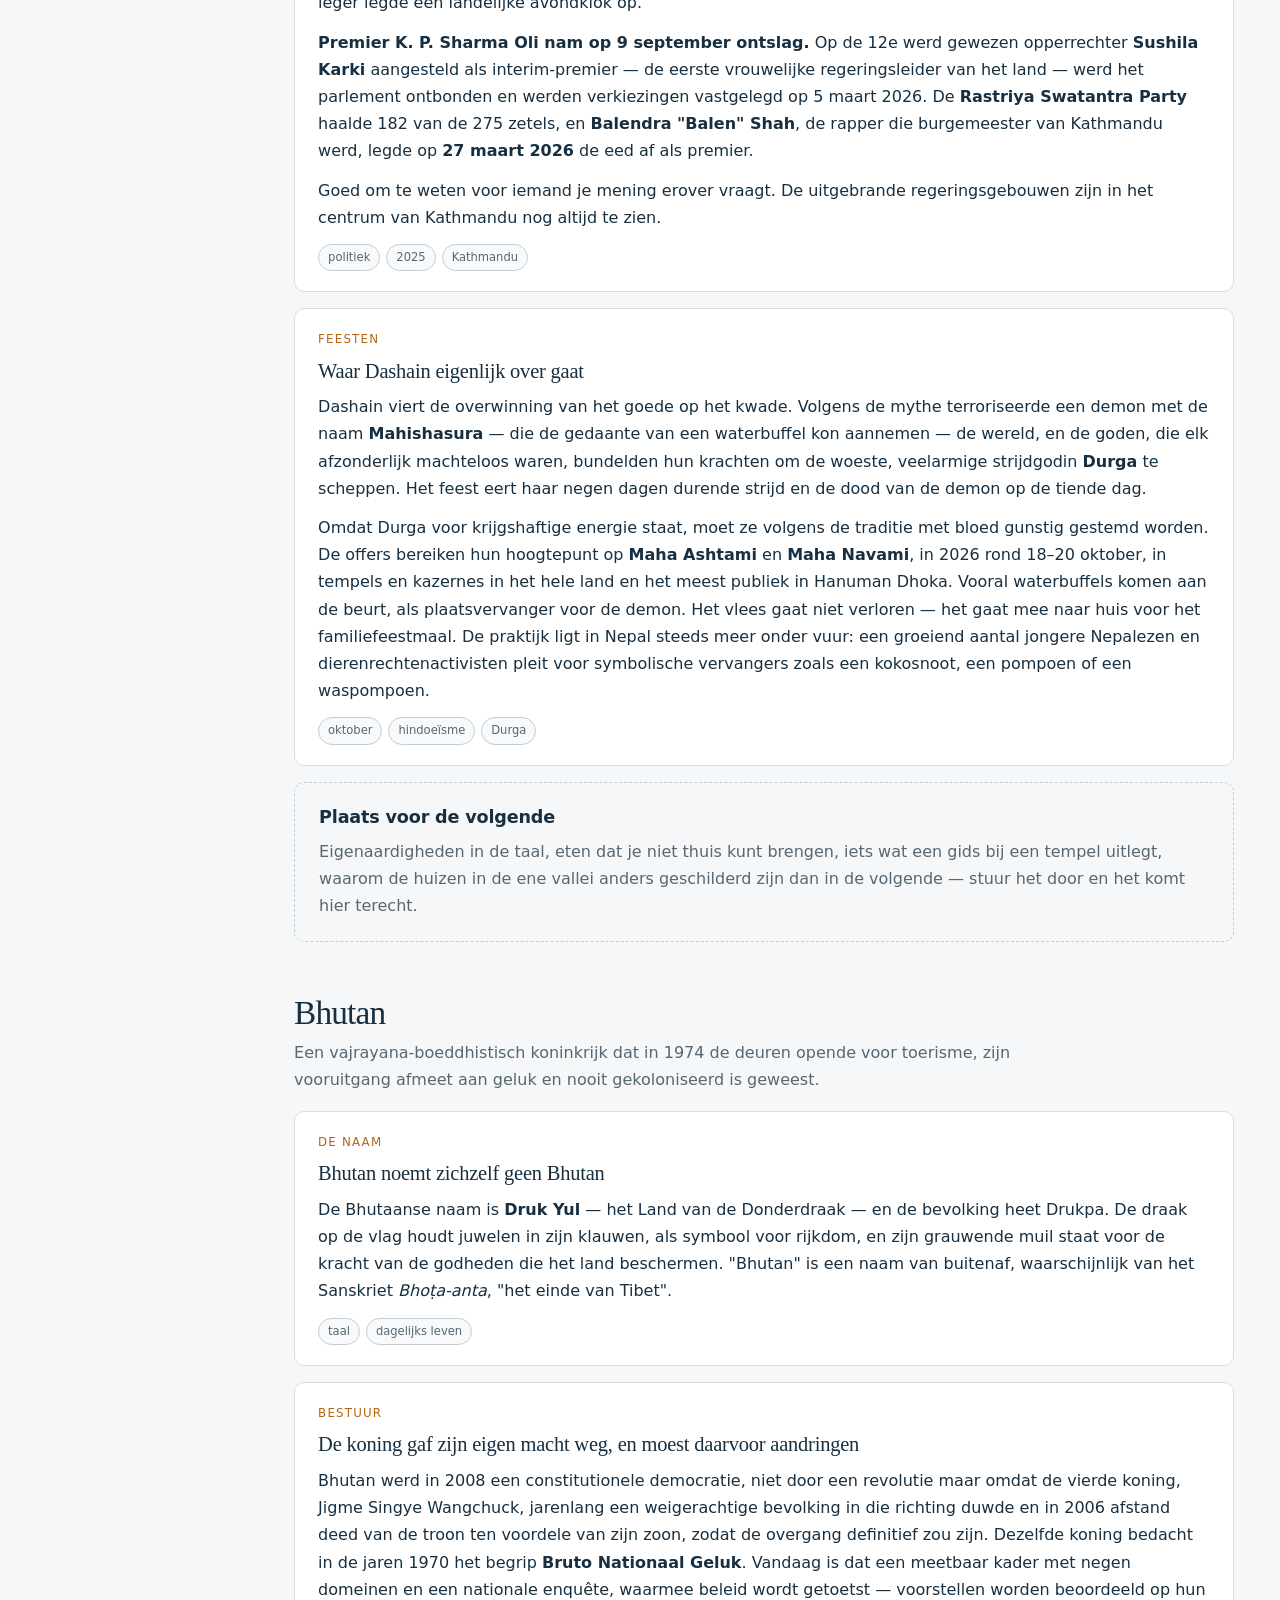
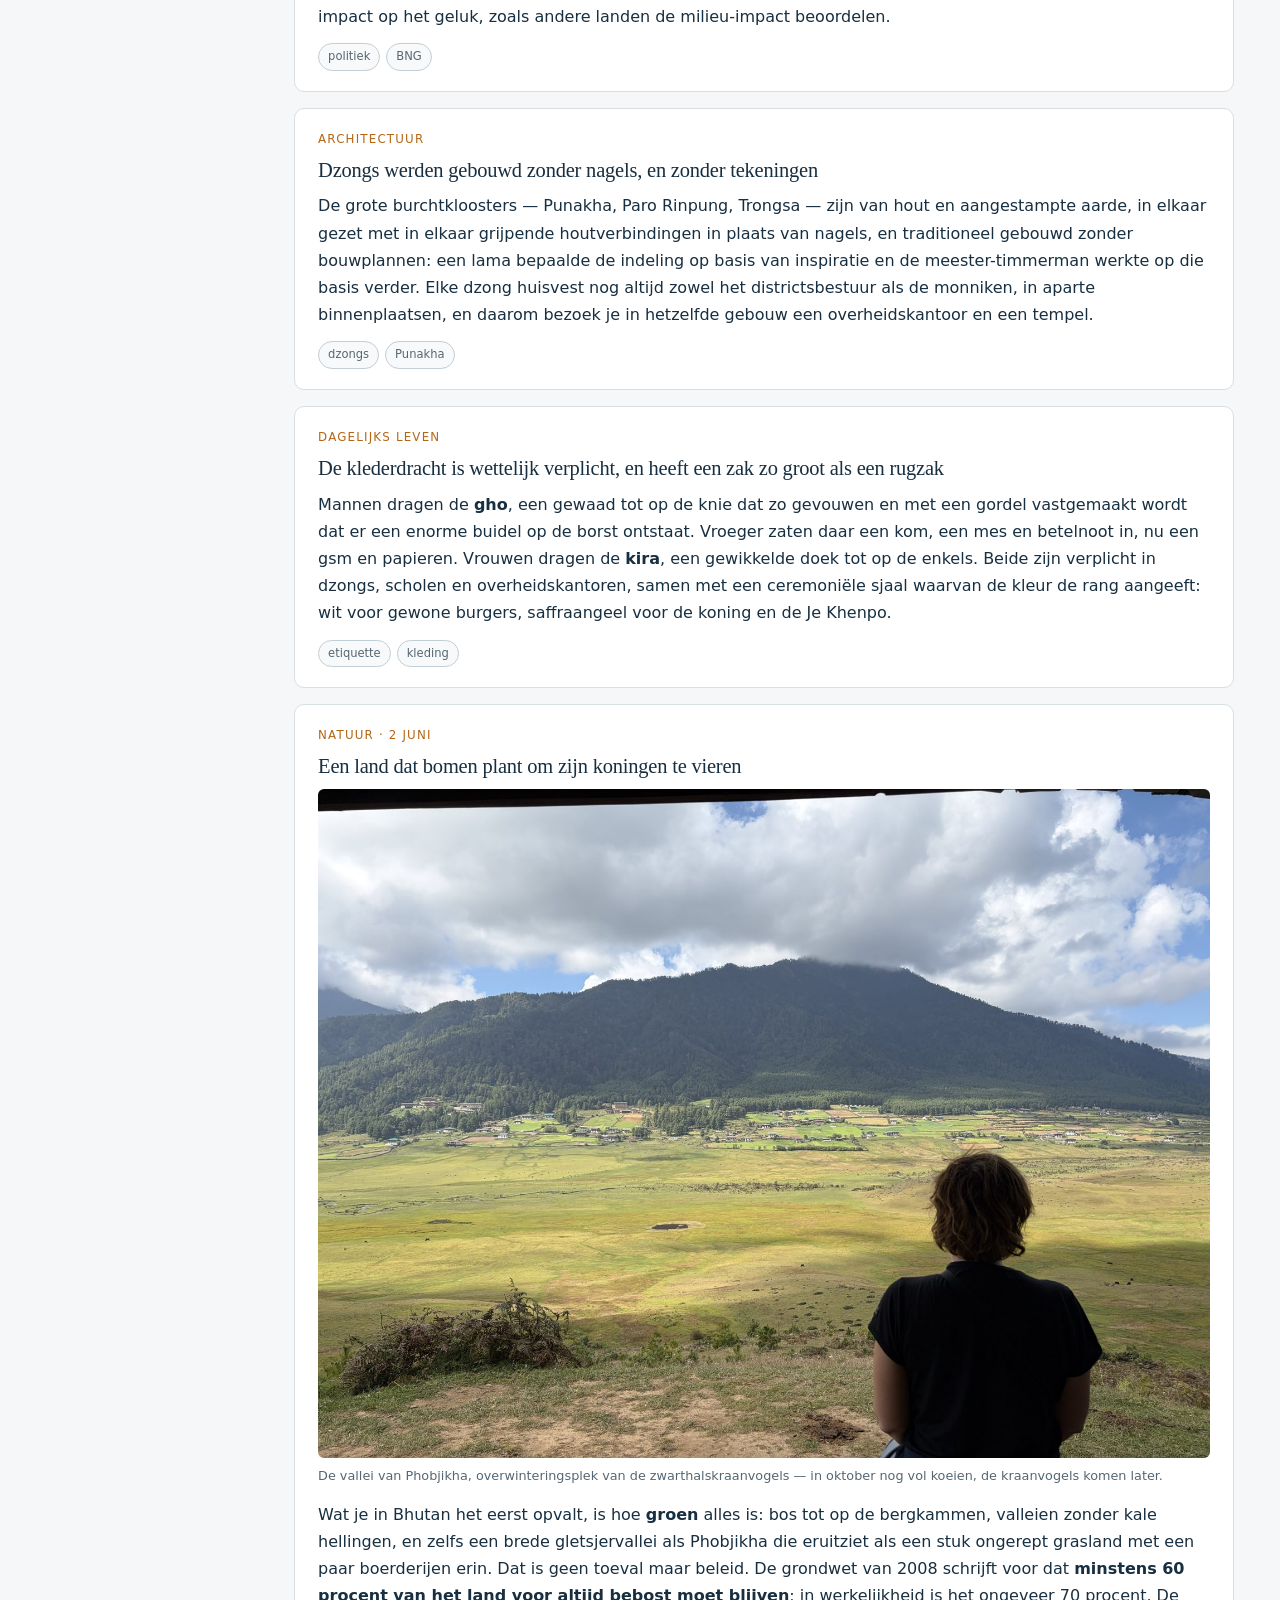
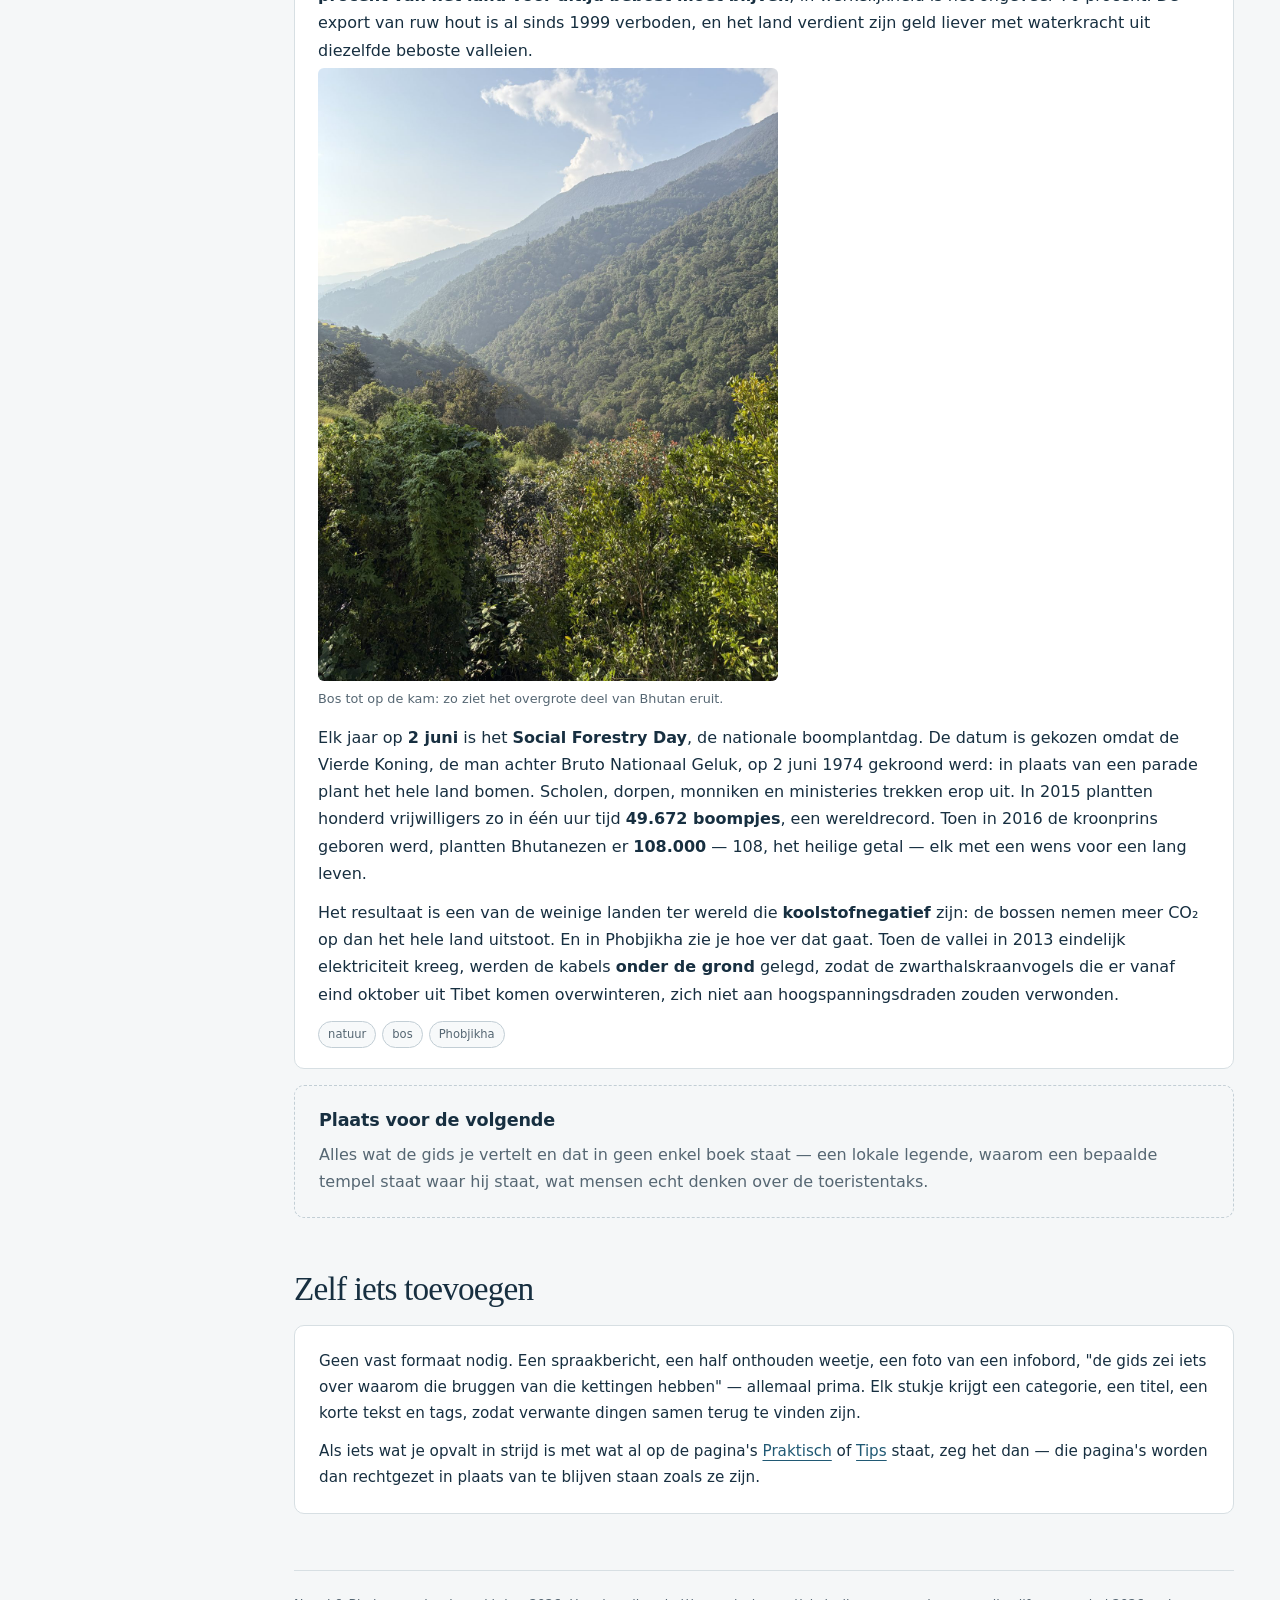
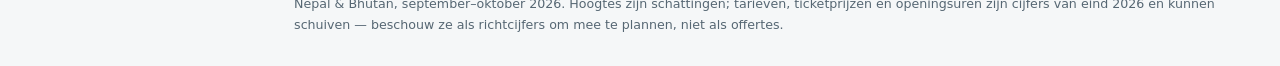
<file: discoveries.html>
<!doctype html>
<html lang="nl">
<head>
<meta charset="utf-8">
<meta name="robots" content="noindex, nofollow">
<meta name="viewport" content="width=device-width, initial-scale=1">
<title>Veldnotities &middot; Nepal &amp; Bhutan 2026</title>
<link rel="stylesheet" href="assets/style.css?v=8">
<link rel="alternate" hreflang="nl" href="discoveries.html">
<link rel="alternate" hreflang="en" href="en/discoveries.html">
</head>
<body>
<a class="skip" href="#main">Naar de inhoud</a>
<div class="shell">
<aside class="sidebar">
  <a class="brand" href="index.html">
    <span class="brand-mark">&#2344;</span>
    <strong>Nepal &amp; Bhutan</strong>
    <span>SEPTEMBER &ndash; OKTOBER 2026</span>
  </a>
  <div class="lang" aria-label="Taal / Language">
    <a aria-current="true" lang="nl">NL</a>
    <a href="en/discoveries.html" hreflang="en" lang="en" aria-label="English version">EN</a>
  </div>
  <nav>
    <a href="index.html">De reis <span>Dag per dag</span></a>
    <a href="practical.html">Praktisch <span>Vergunningen, geld, vervoer</span></a>
    <a href="tips.html">Tips &amp; gebruiken <span>Etiquette, eten, cultuur</span></a>
    <a href="religion.html">Religie <span>Hindoeïsme &amp; boeddhisme</span></a>
    <a href="discoveries.html" aria-current="page">Veldnotities <span>Wat we bijleren</span></a>
    <a href="experiences.html">Onze belevenissen <span>Onderweg</span></a>
    <a href="ours.html">Onze reis <span>Vluchten, bedden, boekingen</span></a>
  </nav>
  <div class="side-bottom">
    <p class="lbl">EDITIE</p>
    <p>Bijgewerkt op 28 september 2026</p>
    <button class="side-btn" onclick="var r=document.documentElement;r.dataset.theme=(r.dataset.theme==='dark'?'light':'dark')">Ander thema</button>
    <button class="side-btn" onclick="window.print()">Pagina afdrukken</button>
  </div>
</aside>
<main id="main">
<div class="page-heading">
  <div>
    <span class="eyebrow">Veldnotities</span>
    <h1>Wat we gaandeweg ontdekken</h1>
    <p class="intro">Een groeiende verzameling van alles wat niet in een reisgids past — stukjes taal, geschiedenis, religie en dagelijks leven die pas echt op hun plaats vallen als je er middenin staat.</p>
  </div>
  <div class="edition"><strong>Open dossier</strong><br>Wordt onderweg aangevuld</div>
</div>

<div class="jump">
  <span class="jl">SNEL NAAR</span>
  <a href="#nepal">Nepal</a>
  <a href="#bhutan">Bhutan</a>
  <a href="#adding">Zelf iets toevoegen</a>
</div>

<div class="notice plain">
  <strong>Hoe deze pagina werkt</strong>
  <p>Alles wat je opvalt, leest of van een gids te horen krijgt: stuur het door, in welke vorm het ook komt, een zinnetje of een foto van een bordje. Het wordt hier uitgeschreven, bij het juiste land gezet en gekoppeld aan de rest van de site als het ook ergens anders thuishoort. De stukjes hieronder zijn die waarmee we begonnen zijn.</p>
</div>

<section class="section" id="nepal">
  <h2>Nepal</h2>
  <p class="section-lead">Een republiek met een hindoeïstische meerderheid en een diep boeddhistische vallei in het hart, en met een kalender, een klok en een reeks goden die elk hun eigen logica volgen.</p>

  <div class="entry">
    <div class="meta">Tijd &amp; kalender</div>
    <h3>Nepal loopt 5 uur en 45 minuten voor op UTC, en het is er 2083</h3>
    <p>Nepal is een van maar drie plekken op aarde, en het enige soevereine land, met een tijdsverschil van 45 minuten. De echte zonnetijd van Kathmandu is UTC+5:41:16, en in plaats van af te ronden op het halfuur zette het land zijn klok op de meridiaan door de <b>Gaurishankar</b>, een heilige top zo'n 100 km ten oosten van de stad — wat precies +5:45 oplevert.</p><p>Het rekenwerk is maar de helft van het verhaal. <b>Van 1920 tot 1986 volgde Nepal de Indiase +5:30</b>, en de beslissing om de klok een kwartier vooruit te zetten was een stille verklaring van soevereiniteit door een land dat tussen twee reuzen ingeklemd zit: zijn tijd hoort nu bij geen van beide buren.</p><p>De officiële kalender is de <b>Bikram Sambat</b>, zo'n 56 jaar en 8 maanden voor op de gregoriaanse — eind 2026 is het 2083 BS. Kranten, overheidspapieren en de meeste winkelborden gebruiken hem, dus een datum op een vergunning ziet er misschien niet uit zoals je verwacht.</p>
    <div class="tags"><span class="tag">dagelijks leven</span><span class="tag">papierwerk</span></div>
  </div>

  <div class="entry">
    <div class="meta">Religie</div>
    <h3>De levende godin is een echt kind, met een heel ambtenarenapparaat rond haar</h3>
    <p>De <b>Kumari</b> is een meisje dat nog niet in de puberteit is, uit de Newar-Shakyakaste, gekozen aan de hand van een lijst lichamelijke volmaaktheden en een bewezen gebrek aan angst. Ze wordt vereerd als de aardse verschijning van de godin Taleju tot ze voor het eerst menstrueert. Ze woont in de Kumari Ghar aan het Durbarplein van Kathmandu, verschijnt aan een venster voor bezoekers en wordt tijdens Indra Jatra in processie rondgedragen. Er zijn meerdere Kumari's in de vallei — Patan en Bhaktapur hebben hun eigen — en gewezen Kumari's krijgen een staatspensioen.</p>
    <div class="tags"><span class="tag">Kathmandu</span><span class="tag">Indra Jatra</span></div>
  </div>

  <div class="entry">
    <div class="meta">Volkeren</div>
    <h3>"Sherpa" is een volk, geen beroep</h3>
    <p>De sherpa's zijn een volk van Tibetaanse afkomst uit de Solukhumbu, zo'n 150.000 mensen sterk, met een eigen taal en een Nyingma-boeddhistische traditie. Elke drager een sherpa noemen is een beetje zoals elke loodgieter een Vlaming noemen. Aan de kant van de Annapurna loop je veel eerder door het land van de <b>Gurung</b> en de <b>Magar</b> — Gurungdorpen zoals Siding en Lwang, met hun leistenen daken en een sterke traditie van dienst bij de Britse en Indiase Gurkharegimenten.</p>
    <div class="tags"><span class="tag">Annapurna</span><span class="tag">taal</span></div>
  </div>

  <div class="entry">
    <div class="meta">Architectuur</div>
    <h3>De steden in de vallei waren drie rivaliserende koninkrijken</h3>
    <p>Kathmandu, Patan en Bhaktapur hadden elk hun eigen koning, hun eigen Durbarplein en hun eigen hofkunstenaars, en wedijverden eeuwenlang op het vlak van architectuur. Daarom liggen er drie koninklijke pleinen binnen acht mijl van elkaar, en heeft elk een ander karakter: dat van Kathmandu is het meest volgebouwd, dat van Patan het verfijndst, dat van Bhaktapur het best bewaard. De verbindende cultuur is die van de <b>Newar</b> — het oorspronkelijke volk van de vallei, wiens ambachtslui de pagodevorm naar Tibet en China exporteerden.</p>
    <div class="tags"><span class="tag">Patan</span><span class="tag">Bhaktapur</span></div>
  </div>


  <div class="entry">
    <div class="meta">De week</div>
    <h3>Zaterdag is het weekend, en zondag een gewone werkdag</h3>
    <p>De Nepalese week loopt van <b>zondag tot vrijdag</b>, en <b>zaterdag — <em>Sanibar</em> — is de enige rustdag</b>. Die dag is gewijd aan Shani, de planeet Saturnus, die als een machtige en lastige kracht geldt. Traditioneel begin je dan dus geen nieuw werk, doe je geen grote aankopen en vertrek je niet op een lange reis, maar rust je en probeer je hem gunstig te stemmen. Het is de drukste ochtend van de week bij elk buurtheiligdom, met families die tika, bloemen en eten offeren.</p>
    <p>In de praktijk zet dat bezoekers vaak op het verkeerde been: overheidsdiensten en de loketten voor trekkingvergunningen zijn op zaterdag dicht, terwijl Thamel en Lakeside gewoon doordraaien. Stap op een zaterdag een woonwijk binnen en je ziet meteen het verschil. Zie ook <a href="religion.html#hindu">Religie</a>.</p>
    <div class="tags"><span class="tag">dagelijks leven</span><span class="tag">planning</span><span class="tag">hindoeïsme</span></div>
  </div>

  <div class="entry">
    <div class="meta">Feesten</div>
    <h3>Indra Jatra: een paal, drie praalwagens, een demon en een masker dat bier schenkt</h3>
    <p>Het grootste straatfeest van Kathmandu markeert het einde van de moesson en eert <b>Indra</b>, de hindoegod van de regen, en viert tegelijk de Kumari. Vier dingen maken het feest:</p>
    <p><b>De Yosin</b> — een reusachtige ceremoniële dennenpaal die op het Durbarplein wordt opgericht om het feest te openen, als symbool voor Indra's banier. <b>De Kumari Jatra</b> — drie zware houten praalwagens die door honderden jonge mannen door de oude stad worden gesleurd; op de belangrijkste zit de levende godin, op de andere twee jongens die Bhairab en Ganesh voorstellen. Het is een van de weinige keren per jaar dat de Kumari haar paleis verlaat. <b>De Majipa Lakhey</b> — een danser met een angstaanjagend rood demonenmasker en wild haar, die in de Newarfolklore de kinderen van de stad beschermt; je hoort de trommels voor je hem ziet. En <b>Sweta Bhairab</b>, een enorm masker van Shiva's woeste gedaante dat het hele jaar verborgen zit achter houten traliewerk, en waaruit tijdens het feest rijstbier wordt geschonken terwijl de menigte om een slokje vecht.</p>
    <div class="tags"><span class="tag">Kathmandu</span><span class="tag">september</span><span class="tag">Newar</span></div>
  </div>

  <div class="entry">
    <div class="meta">Politiek</div>
    <h3>De regering viel in twee dagen, en nu leidt een gewezen rapper het land</h3>
    <p>In september 2025 verbood de regering 26 socialemediaplatformen, met als reden dat ze de regels niet naleefden. Voor een generatie met een jeugdwerkloosheid van meer dan 20%, een economie die afhangt van geld dat migranten naar huis sturen en decennia van ingebakken corruptie, kwam dat over als censuur. De protesten, grotendeels georganiseerd via <b>Discord</b>, zonder leiders en overweldigend Gen Z, begonnen op 8 september en escaleerden binnen een dag tot het ergste politieke geweld in de moderne Nepalese geschiedenis: het parlement, Singha Durbar en de presidentiële residentie werden in brand gestoken, de politie schoot met scherp, en zo'n <b>74 à 76 mensen kwamen om, met meer dan 2.000 gewonden</b>. Het leger legde een landelijke avondklok op.</p>
    <p><b>Premier K. P. Sharma Oli nam op 9 september ontslag.</b> Op de 12e werd gewezen opperrechter <b>Sushila Karki</b> aangesteld als interim-premier — de eerste vrouwelijke regeringsleider van het land — werd het parlement ontbonden en werden verkiezingen vastgelegd op 5 maart 2026. De <b>Rastriya Swatantra Party</b> haalde 182 van de 275 zetels, en <b>Balendra "Balen" Shah</b>, de rapper die burgemeester van Kathmandu werd, legde op <b>27 maart 2026</b> de eed af als premier.</p>
    <p>Goed om te weten voor iemand je mening erover vraagt. De uitgebrande regeringsgebouwen zijn in het centrum van Kathmandu nog altijd te zien.</p>
    <div class="tags"><span class="tag">politiek</span><span class="tag">2025</span><span class="tag">Kathmandu</span></div>
  </div>

  <div class="entry">
    <div class="meta">Feesten</div>
    <h3>Waar Dashain eigenlijk over gaat</h3>
    <p>Dashain viert de overwinning van het goede op het kwade. Volgens de mythe terroriseerde een demon met de naam <b>Mahishasura</b> — die de gedaante van een waterbuffel kon aannemen — de wereld, en de goden, die elk afzonderlijk machteloos waren, bundelden hun krachten om de woeste, veelarmige strijdgodin <b>Durga</b> te scheppen. Het feest eert haar negen dagen durende strijd en de dood van de demon op de tiende dag.</p>
    <p>Omdat Durga voor krijgshaftige energie staat, moet ze volgens de traditie met bloed gunstig gestemd worden. De offers bereiken hun hoogtepunt op <b>Maha Ashtami</b> en <b>Maha Navami</b>, in 2026 rond 18–20 oktober, in tempels en kazernes in het hele land en het meest publiek in Hanuman Dhoka. Vooral waterbuffels komen aan de beurt, als plaatsvervanger voor de demon. Het vlees gaat niet verloren — het gaat mee naar huis voor het familiefeestmaal. De praktijk ligt in Nepal steeds meer onder vuur: een groeiend aantal jongere Nepalezen en dierenrechtenactivisten pleit voor symbolische vervangers zoals een kokosnoot, een pompoen of een waspompoen.</p>
    <div class="tags"><span class="tag">oktober</span><span class="tag">hindoeïsme</span><span class="tag">Durga</span></div>
  </div>

  <div class="placeholder">
    <h3>Plaats voor de volgende</h3>
    <p>Eigenaardigheden in de taal, eten dat je niet thuis kunt brengen, iets wat een gids bij een tempel uitlegt, waarom de huizen in de ene vallei anders geschilderd zijn dan in de volgende — stuur het door en het komt hier terecht.</p>
  </div>
</section>

<section class="section" id="bhutan">
  <h2>Bhutan</h2>
  <p class="section-lead">Een vajrayana-boeddhistisch koninkrijk dat in 1974 de deuren opende voor toerisme, zijn vooruitgang afmeet aan geluk en nooit gekoloniseerd is geweest.</p>

  <div class="entry">
    <div class="meta">De naam</div>
    <h3>Bhutan noemt zichzelf geen Bhutan</h3>
    <p>De Bhutaanse naam is <b>Druk Yul</b> — het Land van de Donderdraak — en de bevolking heet Drukpa. De draak op de vlag houdt juwelen in zijn klauwen, als symbool voor rijkdom, en zijn grauwende muil staat voor de kracht van de godheden die het land beschermen. "Bhutan" is een naam van buitenaf, waarschijnlijk van het Sanskriet <em>Bhoṭa-anta</em>, "het einde van Tibet".</p>
    <div class="tags"><span class="tag">taal</span><span class="tag">dagelijks leven</span></div>
  </div>

  <div class="entry">
    <div class="meta">Bestuur</div>
    <h3>De koning gaf zijn eigen macht weg, en moest daarvoor aandringen</h3>
    <p>Bhutan werd in 2008 een constitutionele democratie, niet door een revolutie maar omdat de vierde koning, Jigme Singye Wangchuck, jarenlang een weigerachtige bevolking in die richting duwde en in 2006 afstand deed van de troon ten voordele van zijn zoon, zodat de overgang definitief zou zijn. Dezelfde koning bedacht in de jaren 1970 het begrip <b>Bruto Nationaal Geluk</b>. Vandaag is dat een meetbaar kader met negen domeinen en een nationale enquête, waarmee beleid wordt getoetst — voorstellen worden beoordeeld op hun impact op het geluk, zoals andere landen de milieu-impact beoordelen.</p>
    <div class="tags"><span class="tag">politiek</span><span class="tag">BNG</span></div>
  </div>

  <div class="entry">
    <div class="meta">Architectuur</div>
    <h3>Dzongs werden gebouwd zonder nagels, en zonder tekeningen</h3>
    <p>De grote burchtkloosters — Punakha, Paro Rinpung, Trongsa — zijn van hout en aangestampte aarde, in elkaar gezet met in elkaar grijpende houtverbindingen in plaats van nagels, en traditioneel gebouwd zonder bouwplannen: een lama bepaalde de indeling op basis van inspiratie en de meester-timmerman werkte op die basis verder. Elke dzong huisvest nog altijd zowel het districtsbestuur als de monniken, in aparte binnenplaatsen, en daarom bezoek je in hetzelfde gebouw een overheidskantoor en een tempel.</p>
    <div class="tags"><span class="tag">dzongs</span><span class="tag">Punakha</span></div>
  </div>

  <div class="entry">
    <div class="meta">Dagelijks leven</div>
    <h3>De klederdracht is wettelijk verplicht, en heeft een zak zo groot als een rugzak</h3>
    <p>Mannen dragen de <b>gho</b>, een gewaad tot op de knie dat zo gevouwen en met een gordel vastgemaakt wordt dat er een enorme buidel op de borst ontstaat. Vroeger zaten daar een kom, een mes en betelnoot in, nu een gsm en papieren. Vrouwen dragen de <b>kira</b>, een gewikkelde doek tot op de enkels. Beide zijn verplicht in dzongs, scholen en overheidskantoren, samen met een ceremoniële sjaal waarvan de kleur de rang aangeeft: wit voor gewone burgers, saffraangeel voor de koning en de Je Khenpo.</p>
    <div class="tags"><span class="tag">etiquette</span><span class="tag">kleding</span></div>
  </div>

  <div class="entry">
    <div class="meta">Natuur · 2 juni</div>
    <h3>Een land dat bomen plant om zijn koningen te vieren</h3>
    <figure class="entry-photo">
      <img style="display:block;max-width:100%;height:auto" src="assets/photos/phobjikha-valley.jpg" width="1600" height="1200" loading="lazy" alt="Uitkijkend over de brede vallei van Phobjikha: grasland met grazende koeien, een rij boerderijen en velden aan de bosrand, en een beboste berg waarvan de top in de wolken zit; op de voorgrond iemand van ons, op de rug gezien.">
      <figcaption>De vallei van Phobjikha, overwinteringsplek van de zwarthalskraanvogels — in oktober nog vol koeien, de kraanvogels komen later.</figcaption>
    </figure>
    <p>Wat je in Bhutan het eerst opvalt, is hoe <b>groen</b> alles is: bos tot op de bergkammen, valleien zonder kale hellingen, en zelfs een brede gletsjervallei als Phobjikha die eruitziet als een stuk ongerept grasland met een paar boerderijen erin. Dat is geen toeval maar beleid. De grondwet van 2008 schrijft voor dat <b>minstens 60 procent van het land voor altijd bebost moet blijven</b>; in werkelijkheid is het ongeveer 70 procent. De export van ruw hout is al sinds 1999 verboden, en het land verdient zijn geld liever met waterkracht uit diezelfde beboste valleien.</p>
    <figure class="entry-photo">
      <img style="display:block;max-width:100%;height:auto;max-width:min(100%,460px)" src="assets/photos/bhutan-forest-valley.jpg" width="1200" height="1600" loading="lazy" alt="Een diepe vallei met dicht bos op beide hellingen tot aan de kam, in nevelig middaglicht, met groen struikgewas op de voorgrond.">
      <figcaption>Bos tot op de kam: zo ziet het overgrote deel van Bhutan eruit.</figcaption>
    </figure>
    <p>Elk jaar op <b>2 juni</b> is het <b>Social Forestry Day</b>, de nationale boomplantdag. De datum is gekozen omdat de Vierde Koning, de man achter Bruto Nationaal Geluk, op 2 juni 1974 gekroond werd: in plaats van een parade plant het hele land bomen. Scholen, dorpen, monniken en ministeries trekken erop uit. In 2015 plantten honderd vrijwilligers zo in één uur tijd <b>49.672 boompjes</b>, een wereldrecord. Toen in 2016 de kroonprins geboren werd, plantten Bhutanezen er <b>108.000</b> — 108, het heilige getal — elk met een wens voor een lang leven.</p>
    <p>Het resultaat is een van de weinige landen ter wereld die <b>koolstofnegatief</b> zijn: de bossen nemen meer CO₂ op dan het hele land uitstoot. En in Phobjikha zie je hoe ver dat gaat. Toen de vallei in 2013 eindelijk elektriciteit kreeg, werden de kabels <b>onder de grond</b> gelegd, zodat de zwarthalskraanvogels die er vanaf eind oktober uit Tibet komen overwinteren, zich niet aan hoogspanningsdraden zouden verwonden.</p>
    <div class="tags"><span class="tag">natuur</span><span class="tag">bos</span><span class="tag">Phobjikha</span></div>
  </div>

  <div class="placeholder">
    <h3>Plaats voor de volgende</h3>
    <p>Alles wat de gids je vertelt en dat in geen enkel boek staat — een lokale legende, waarom een bepaalde tempel staat waar hij staat, wat mensen echt denken over de toeristentaks.</p>
  </div>
</section>

<section class="section" id="adding">
  <h2>Zelf iets toevoegen</h2>
  <div class="panel">
    <p>Geen vast formaat nodig. Een spraakbericht, een half onthouden weetje, een foto van een infobord, "de gids zei iets over waarom die bruggen van die kettingen hebben" — allemaal prima. Elk stukje krijgt een categorie, een titel, een korte tekst en tags, zodat verwante dingen samen terug te vinden zijn.</p>
    <p>Als iets wat je opvalt in strijd is met wat al op de pagina's <a href="practical.html">Praktisch</a> of <a href="tips.html">Tips</a> staat, zeg het dan — die pagina's worden dan rechtgezet in plaats van te blijven staan zoals ze zijn.</p>
  </div>
</section>

<footer>
  <p>Nepal &amp; Bhutan, september&ndash;oktober 2026. Hoogtes zijn schattingen; tarieven, ticketprijzen en openingsuren zijn cijfers van eind 2026 en kunnen schuiven &mdash; beschouw ze als richtcijfers om mee te plannen, niet als offertes.</p>
</footer>
</main>
</div>
</body>
</html>
</file>
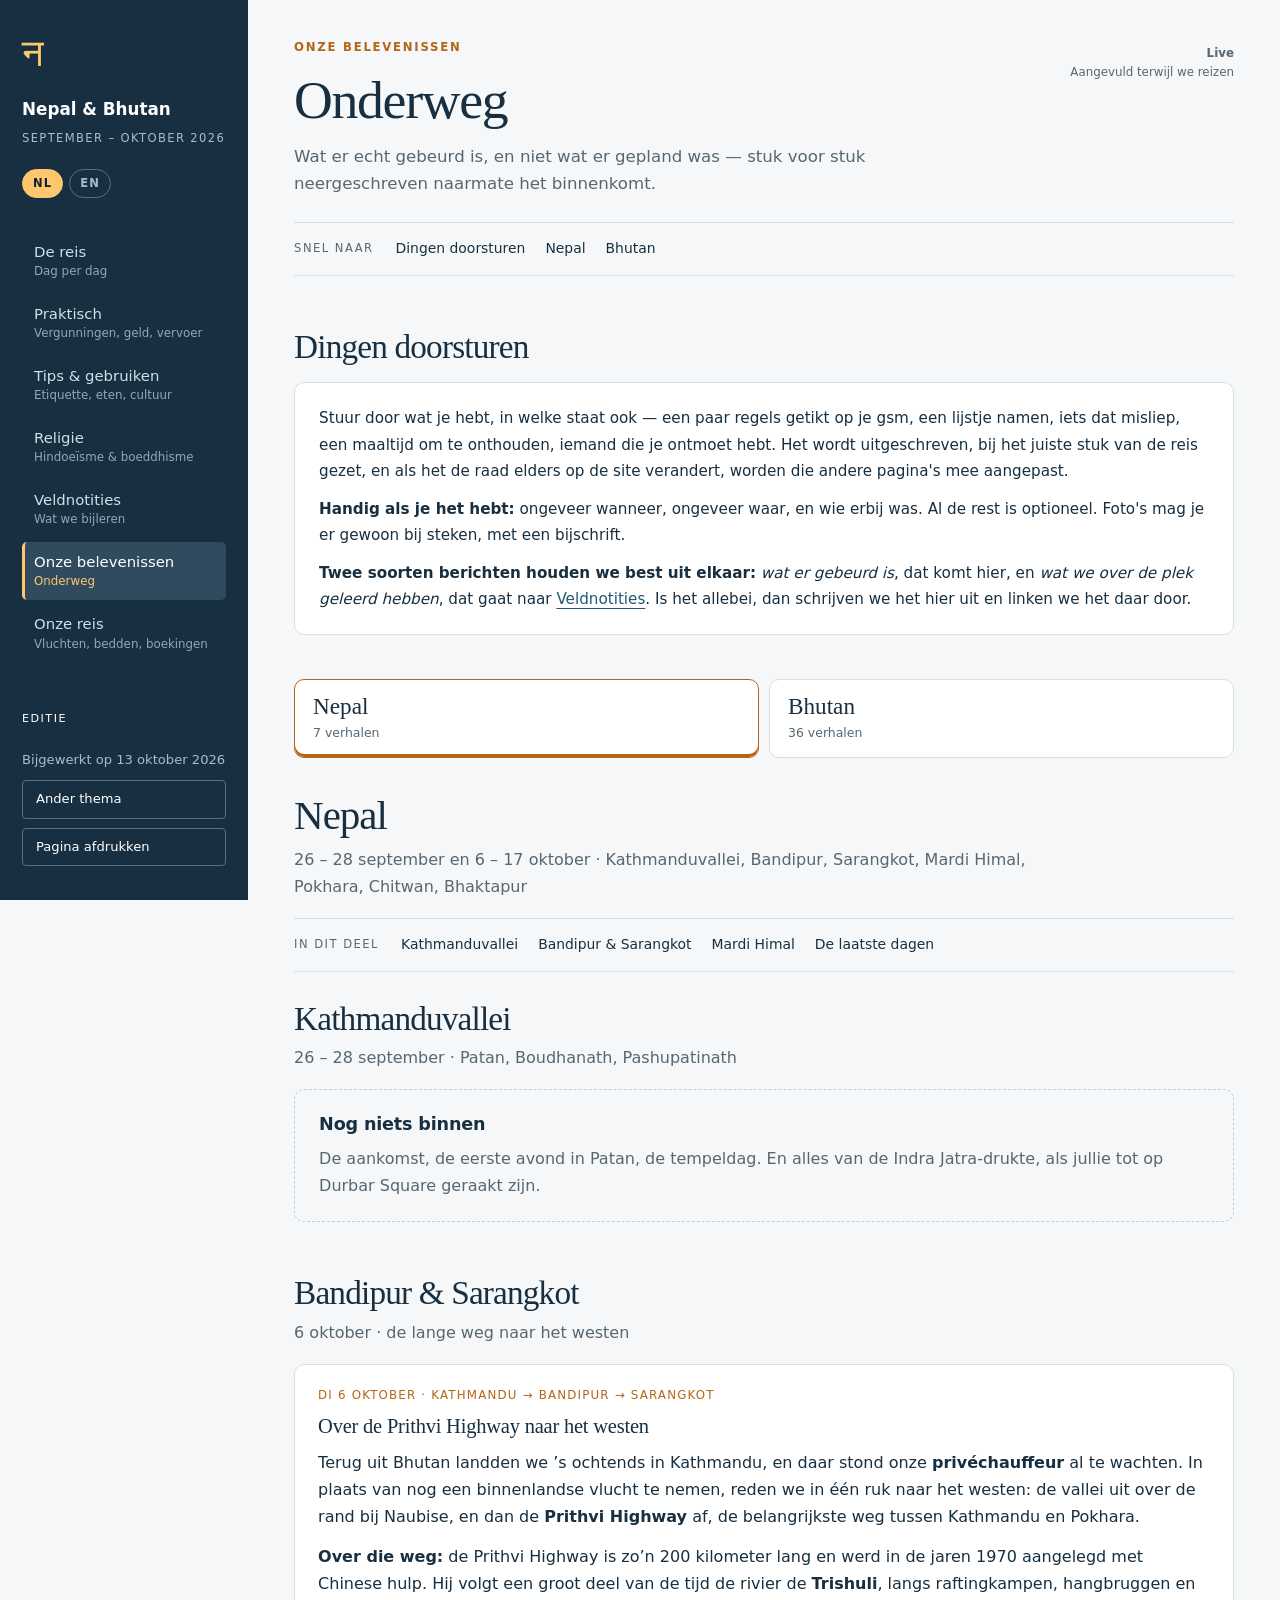
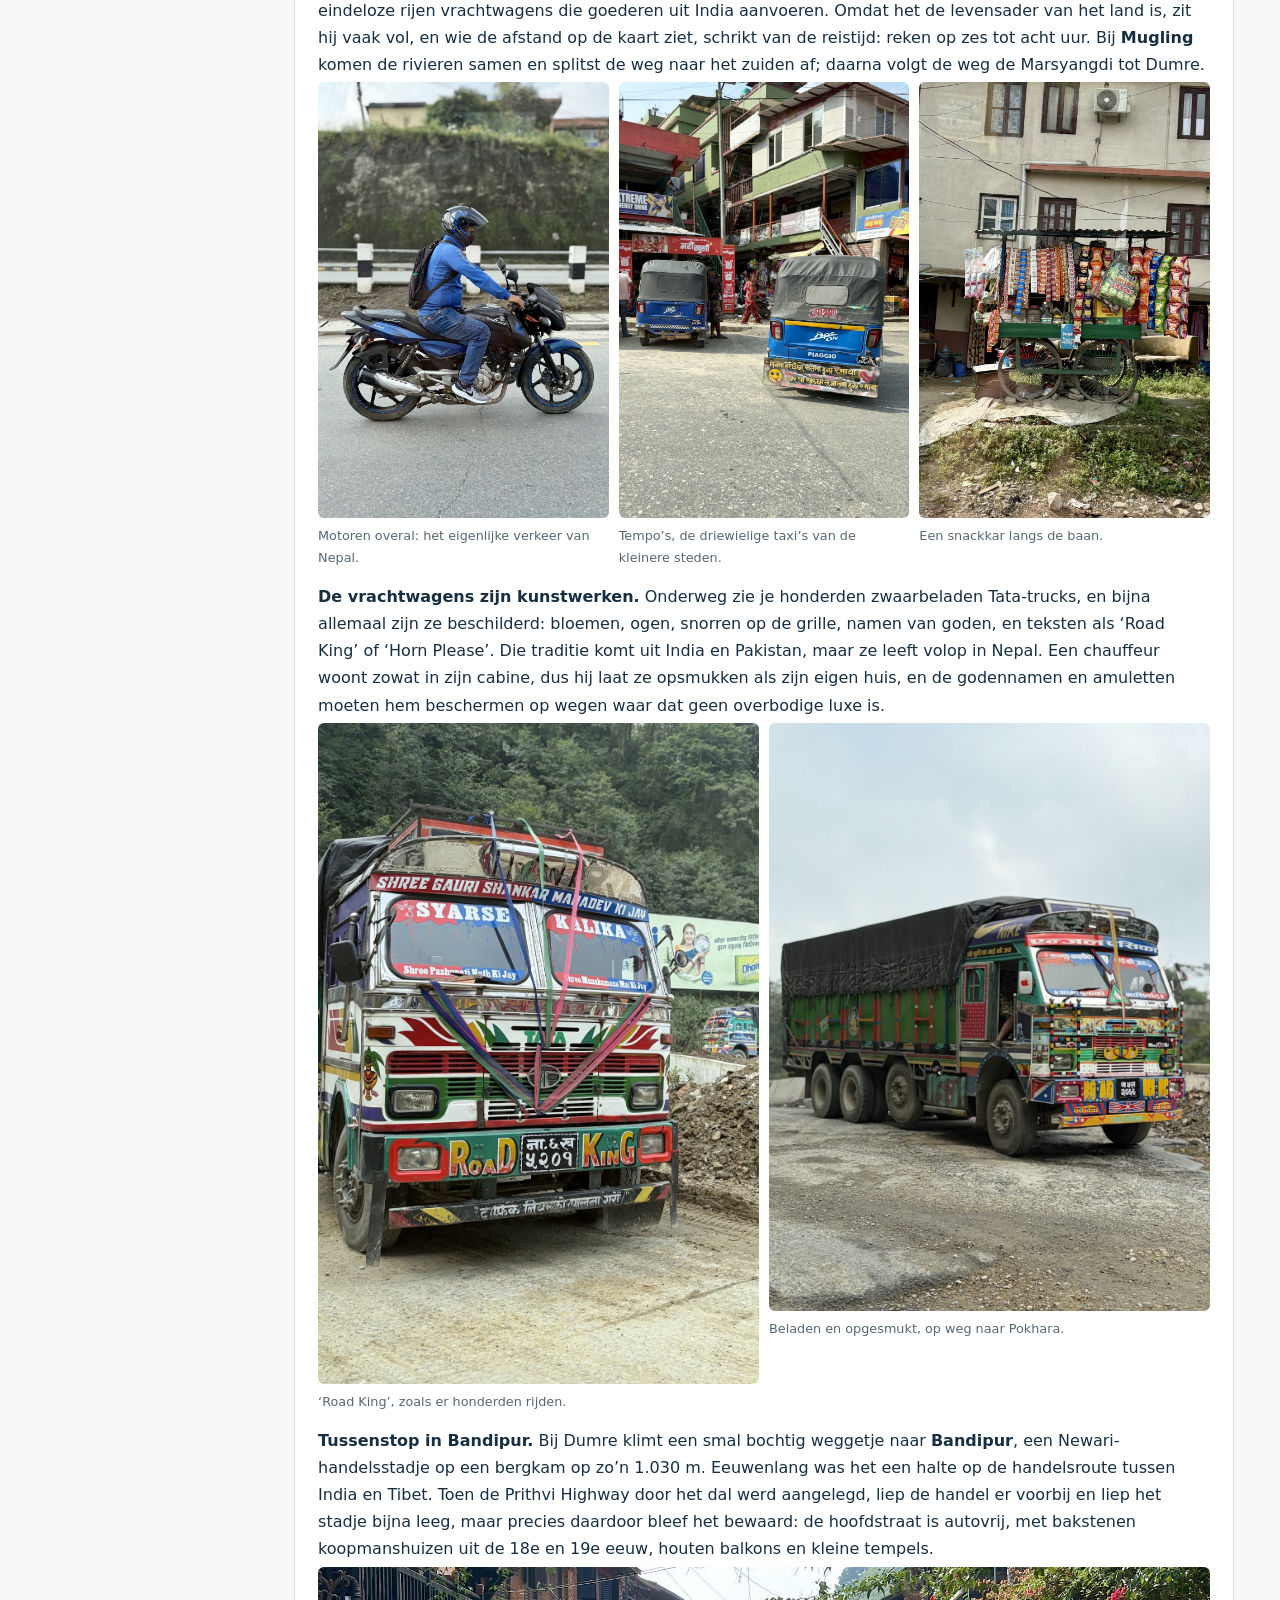
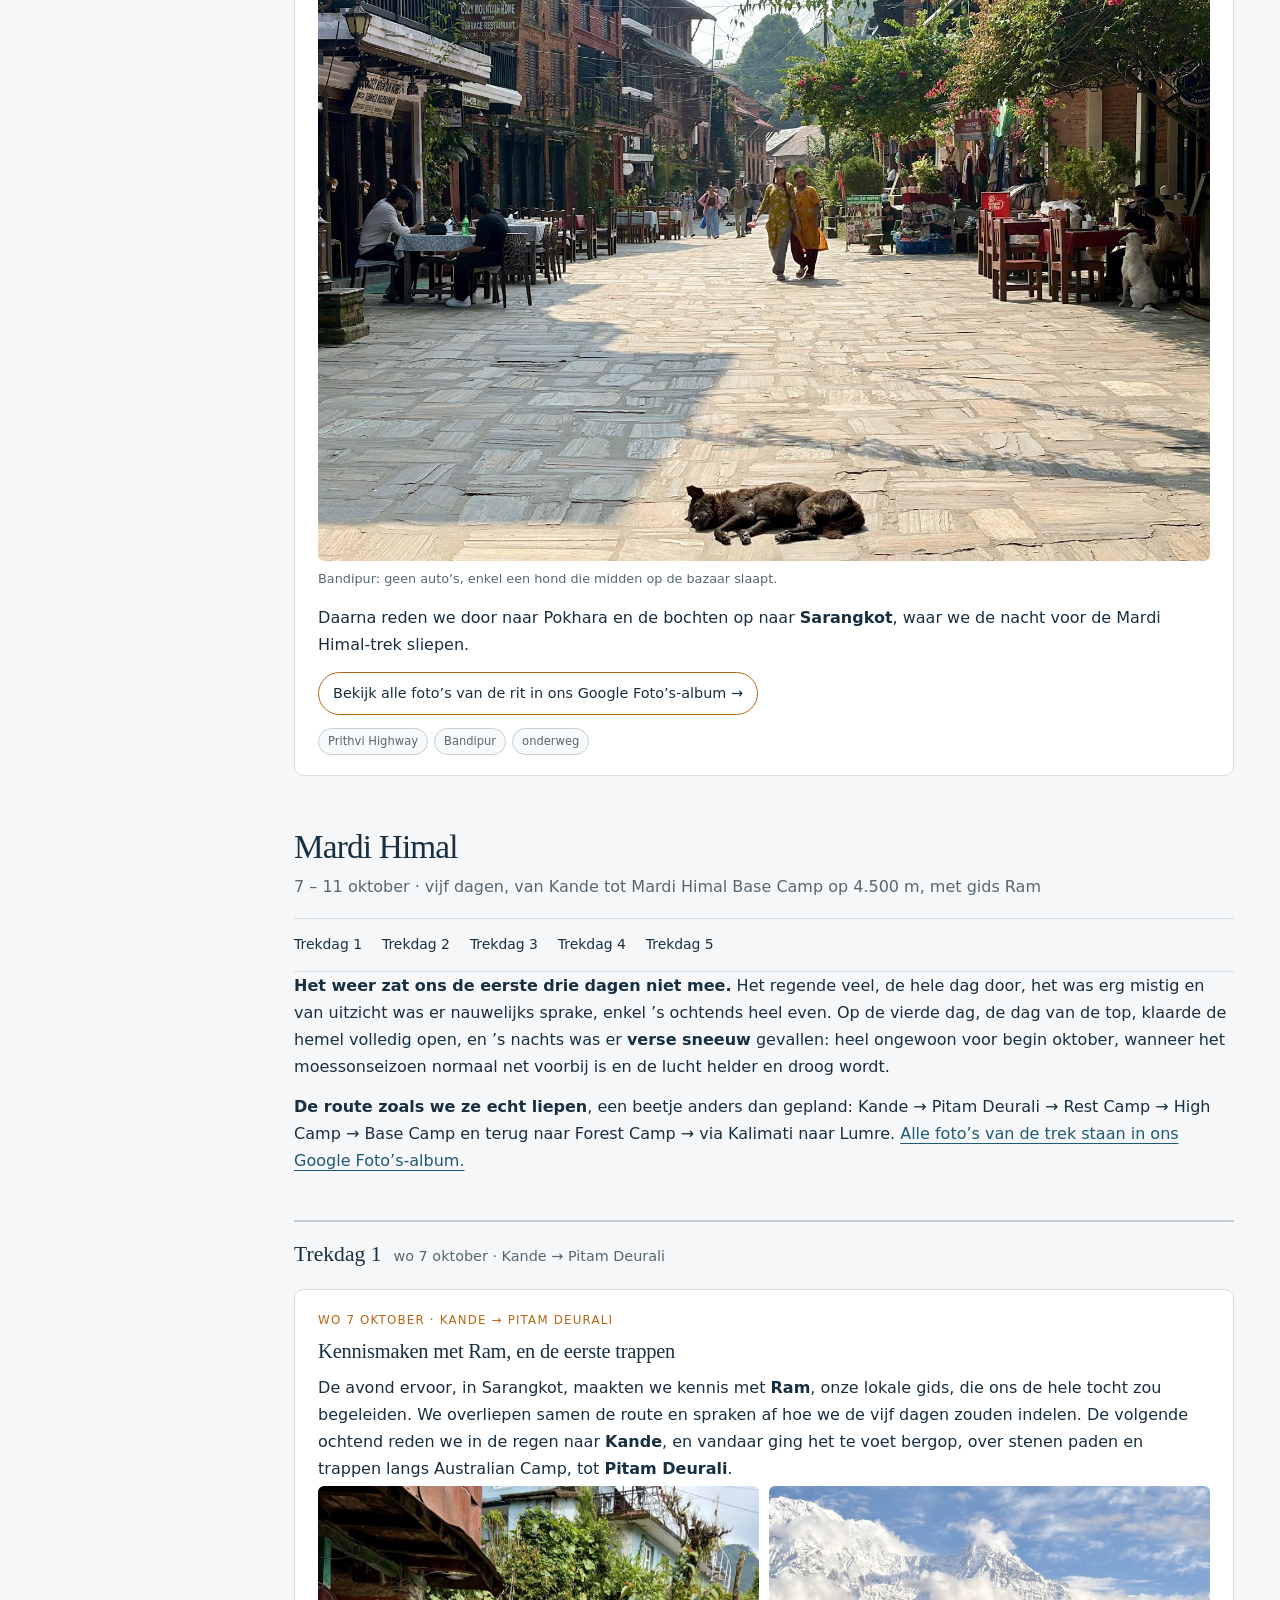
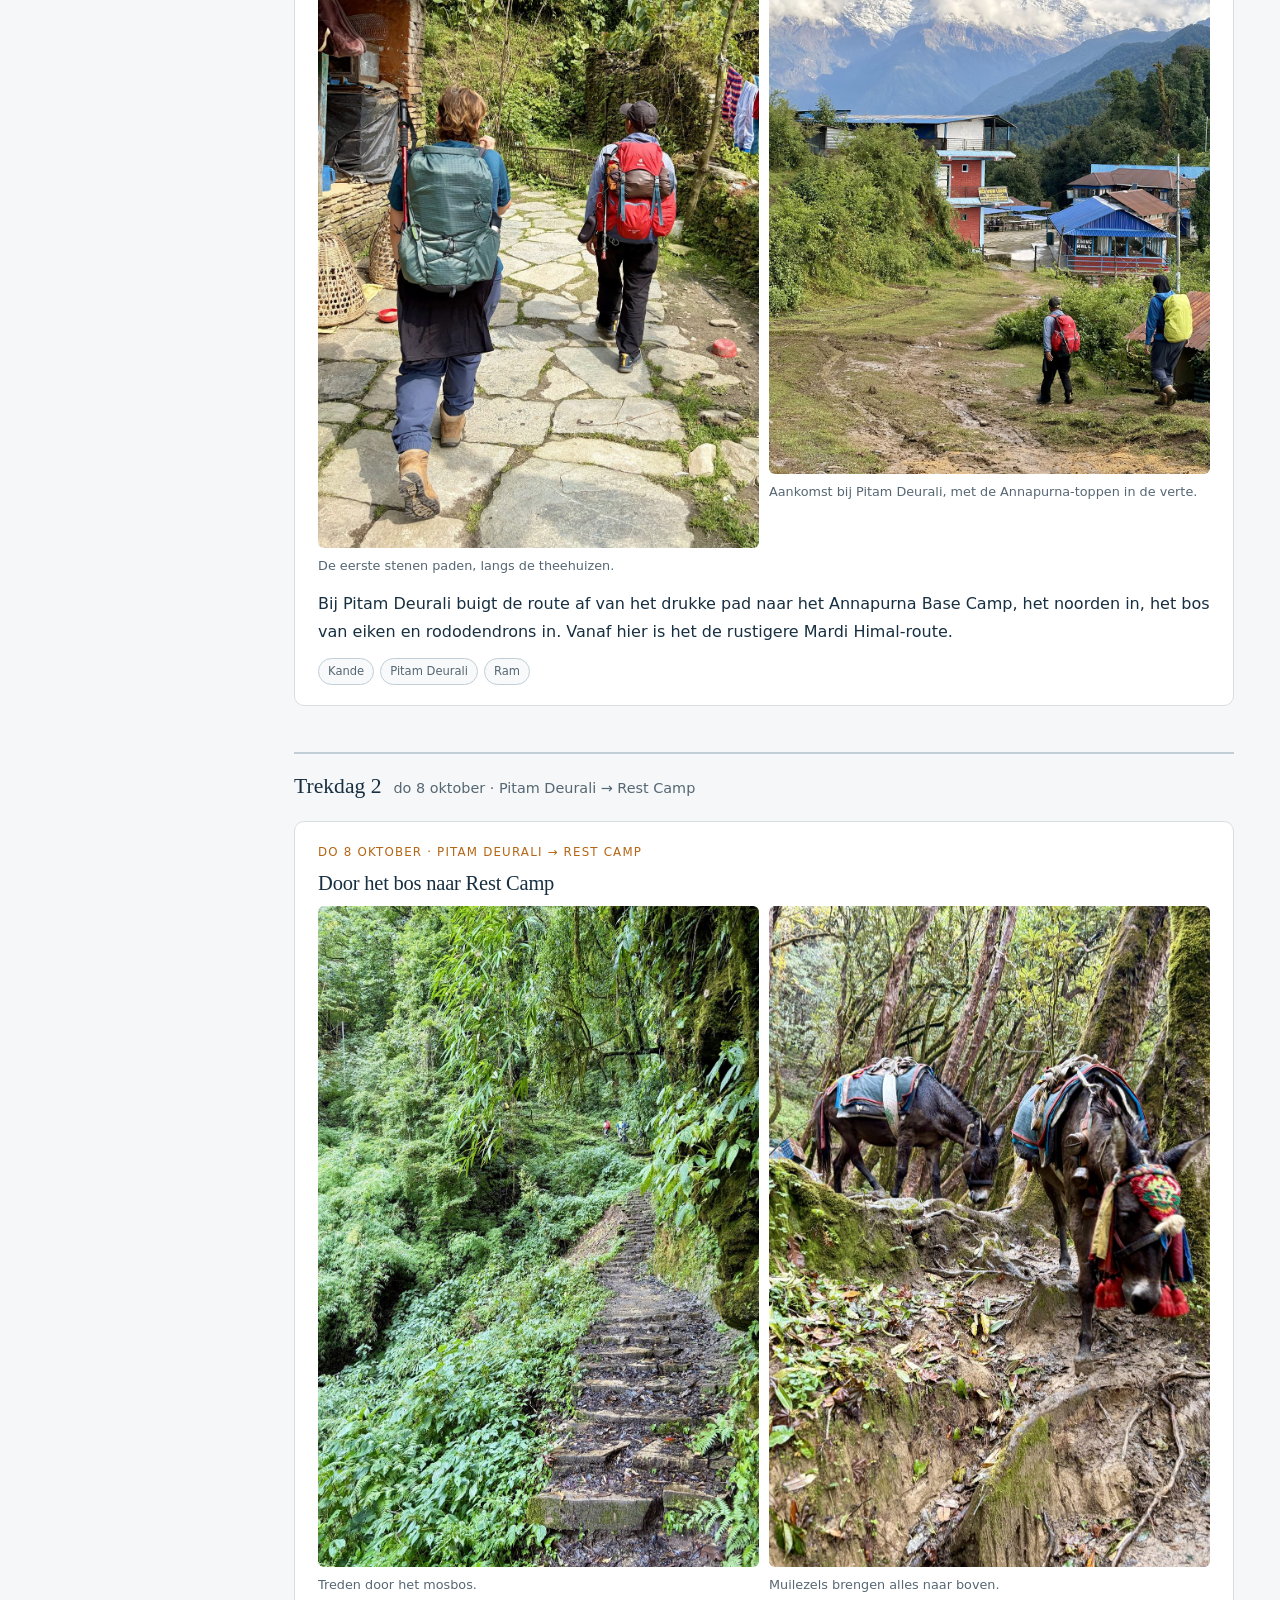
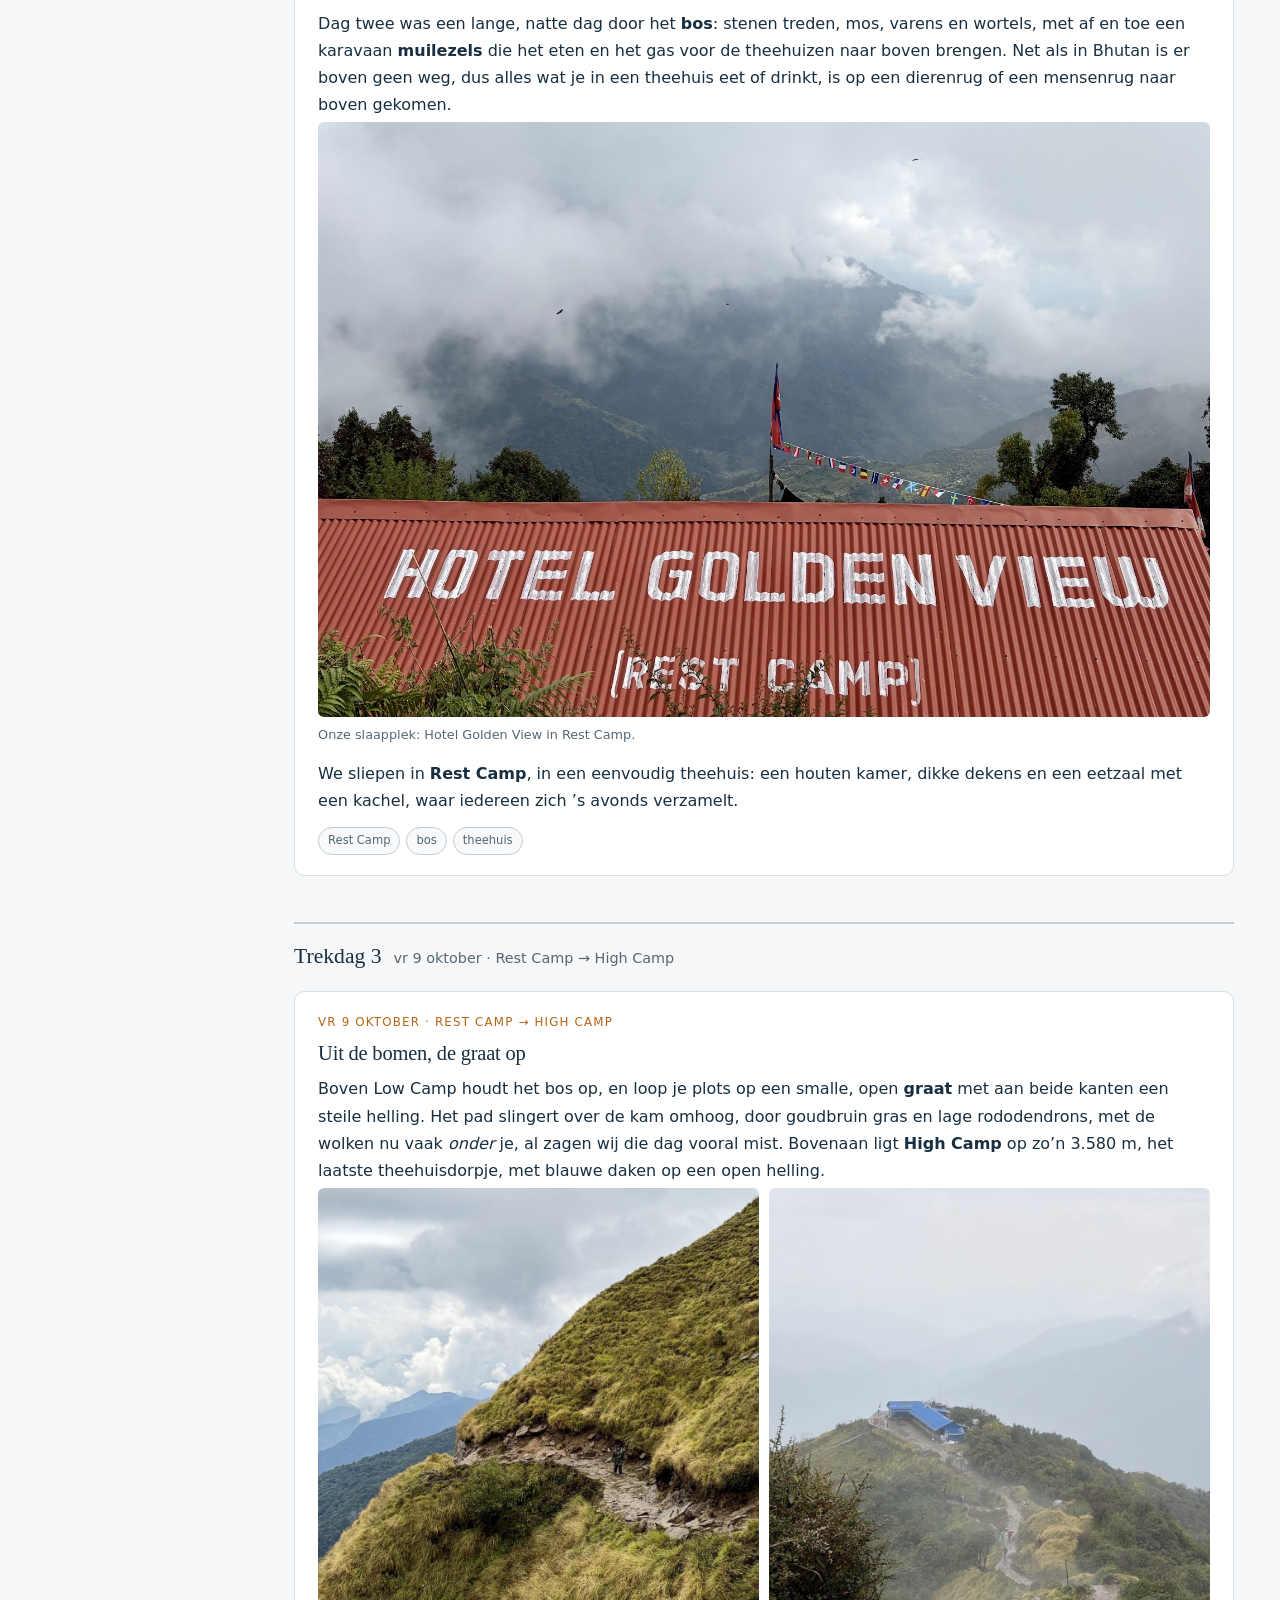
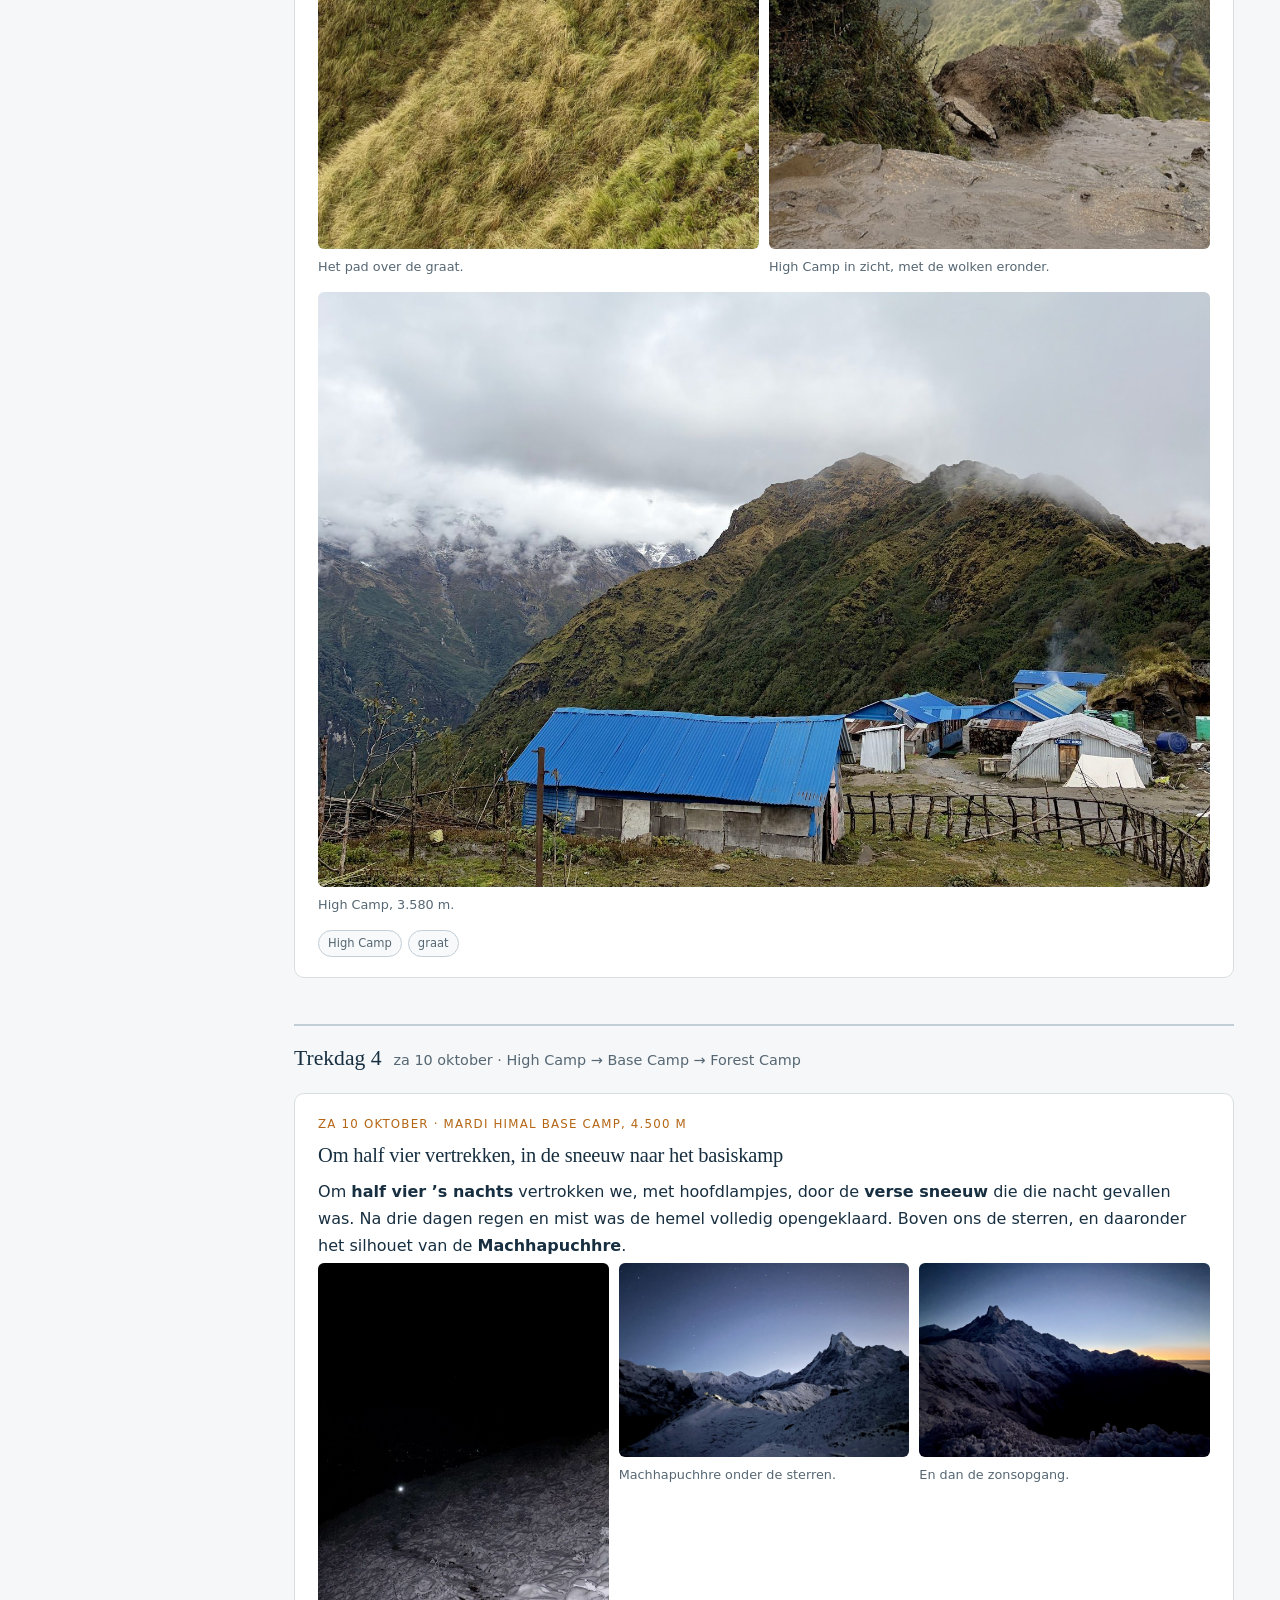
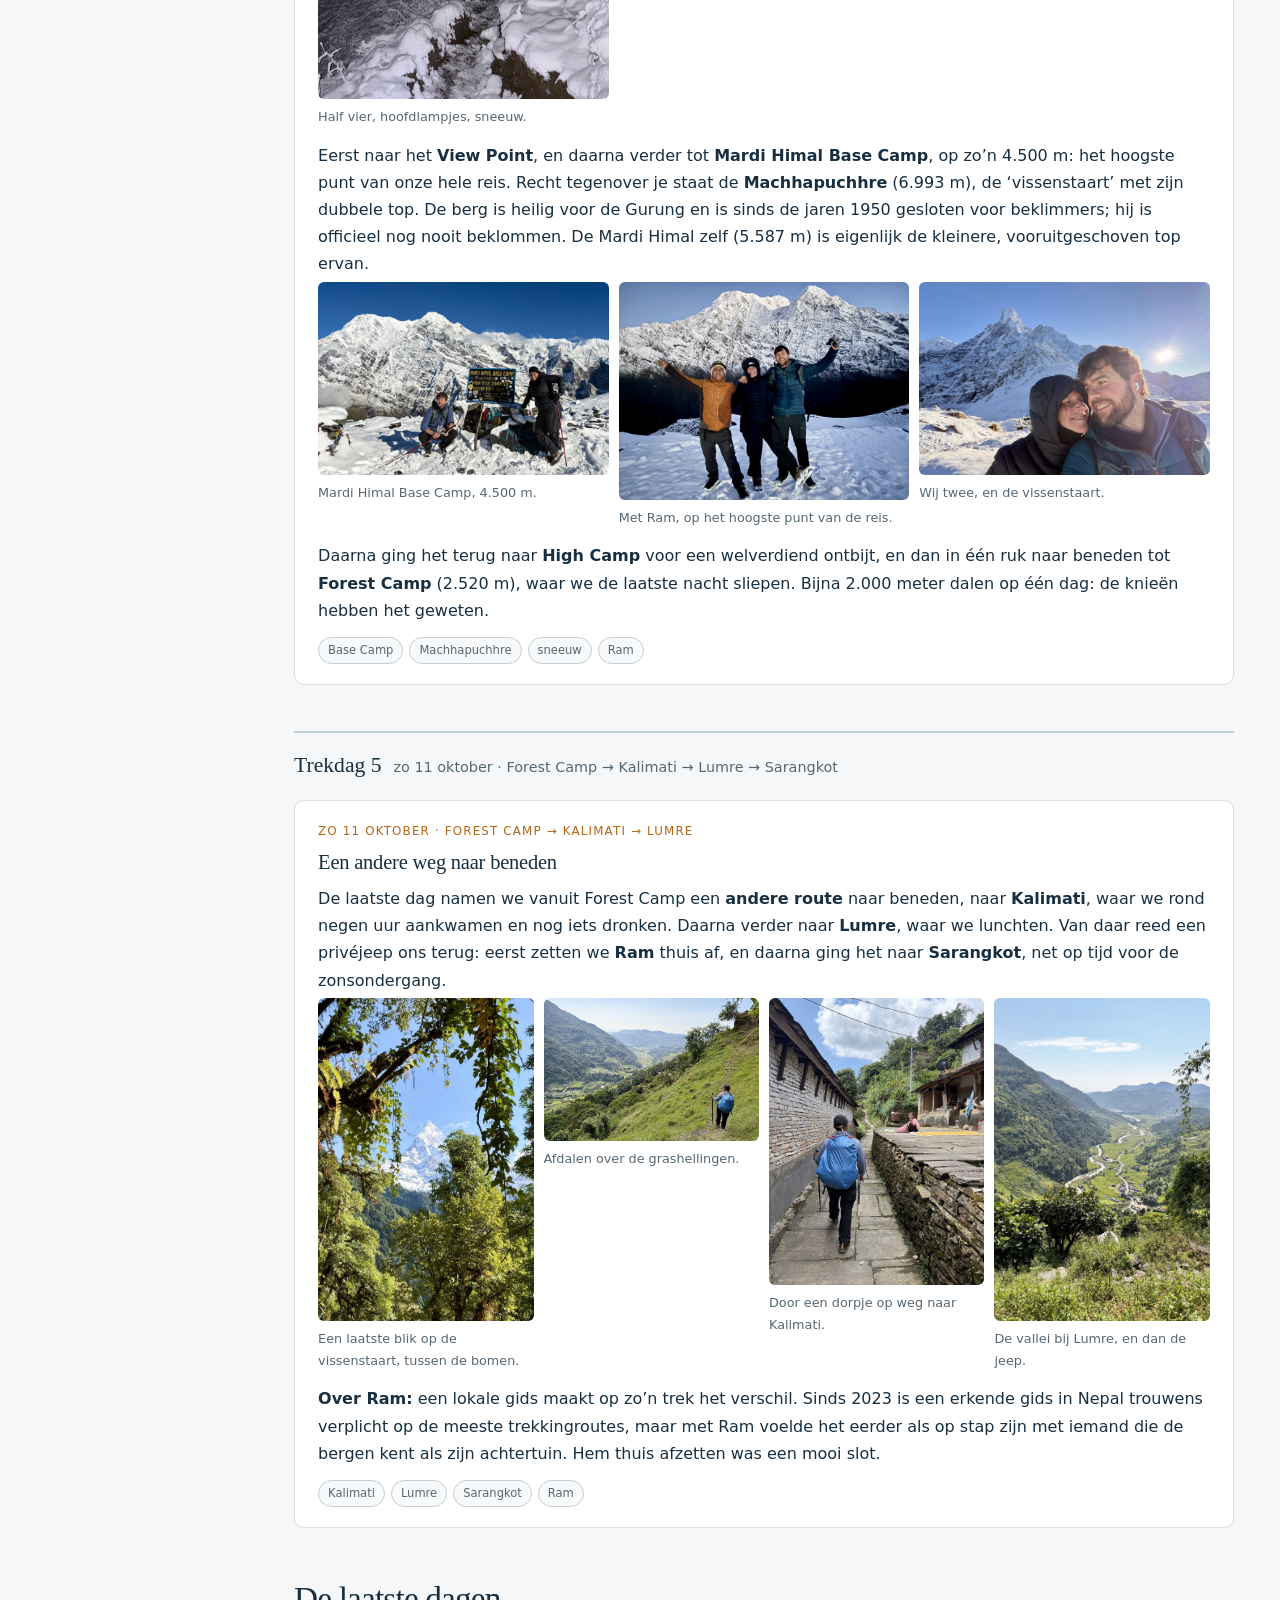
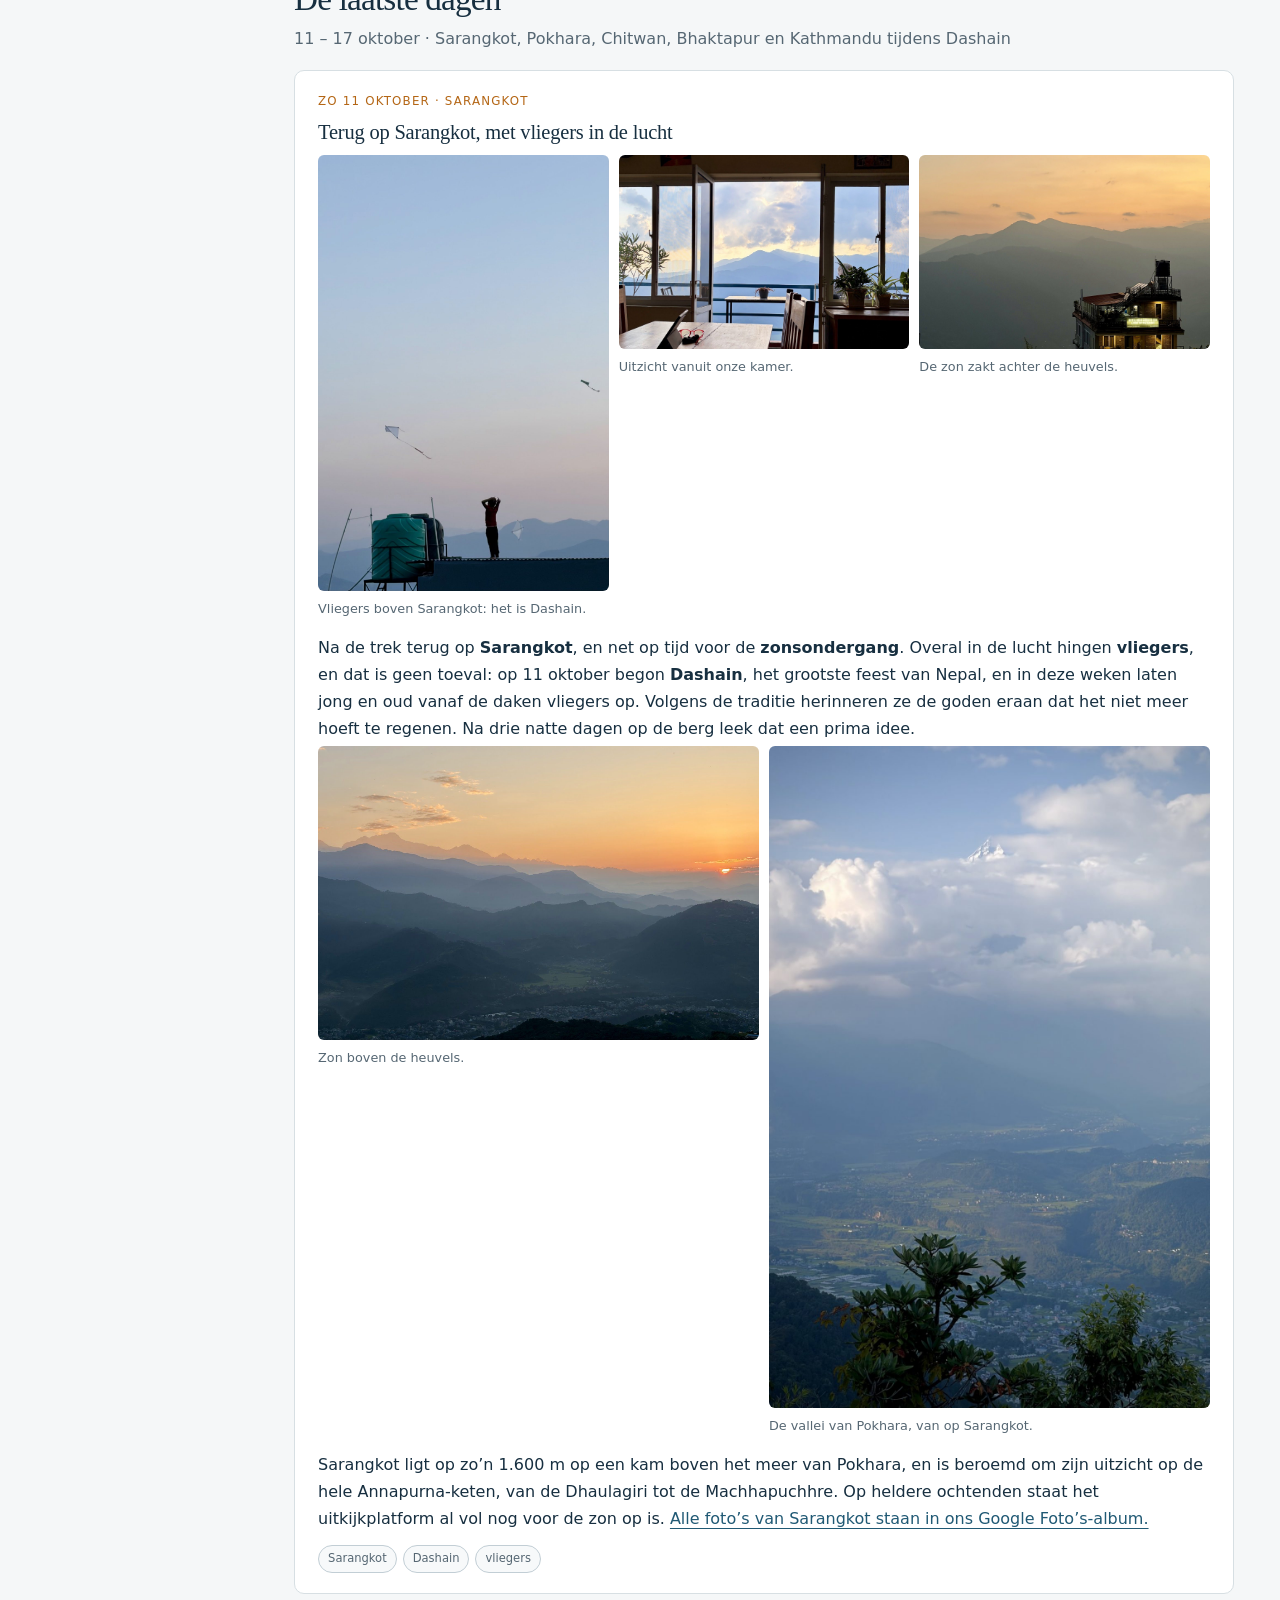
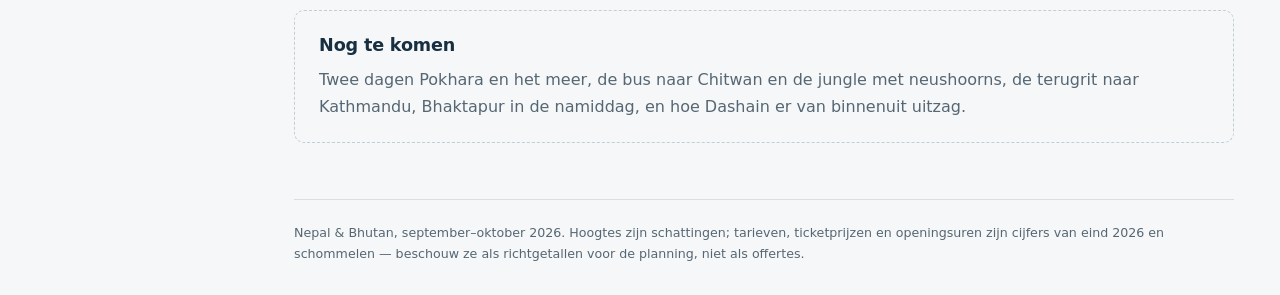
<file: experiences.html>
<!doctype html>
<html lang="nl">
<head>
<meta charset="utf-8">
<meta name="robots" content="noindex, nofollow">
<meta name="viewport" content="width=device-width, initial-scale=1">
<title>Onze belevenissen &middot; Nepal &amp; Bhutan 2026</title>
<link rel="stylesheet" href="assets/style.css?v=8">
<link rel="alternate" hreflang="nl" href="experiences.html">
<link rel="alternate" hreflang="en" href="en/experiences.html">
</head>
<body>
<a class="skip" href="#main">Naar de inhoud</a>
<div class="shell">
<aside class="sidebar">
  <a class="brand" href="index.html">
    <span class="brand-mark">&#2344;</span>
    <strong>Nepal &amp; Bhutan</strong>
    <span>SEPTEMBER &ndash; OKTOBER 2026</span>
  </a>
  <div class="lang" aria-label="Taal / Language">
    <a aria-current="true" lang="nl">NL</a>
    <a href="en/experiences.html" hreflang="en" lang="en" aria-label="English version">EN</a>
  </div>
  <nav>
    <a href="index.html">De reis <span>Dag per dag</span></a>
    <a href="practical.html">Praktisch <span>Vergunningen, geld, vervoer</span></a>
    <a href="tips.html">Tips &amp; gebruiken <span>Etiquette, eten, cultuur</span></a>
    <a href="religion.html">Religie <span>Hindoeïsme &amp; boeddhisme</span></a>
    <a href="discoveries.html">Veldnotities <span>Wat we bijleren</span></a>
    <a href="experiences.html" aria-current="page">Onze belevenissen <span>Onderweg</span></a>
    <a href="ours.html">Onze reis <span>Vluchten, bedden, boekingen</span></a>
  </nav>
  <div class="side-bottom">
    <p class="lbl">EDITIE</p>
    <p>Bijgewerkt op 13 oktober 2026</p>
    <button class="side-btn" onclick="var r=document.documentElement;r.dataset.theme=(r.dataset.theme==='dark'?'light':'dark')">Ander thema</button>
    <button class="side-btn" onclick="window.print()">Pagina afdrukken</button>
  </div>
</aside>
<main id="main">
<div class="page-heading">
  <div>
    <span class="eyebrow">Onze belevenissen</span>
    <h1>Onderweg</h1>
    <p class="intro">Wat er echt gebeurd is, en niet wat er gepland was — stuk voor stuk neergeschreven naarmate het binnenkomt.</p>
  </div>
  <div class="edition"><strong>Live</strong><br>Aangevuld terwijl we reizen</div>
</div>

<div class="jump">
  <span class="jl">SNEL NAAR</span>
  <a href="#howto">Dingen doorsturen</a>
  <a href="#land-nepal">Nepal</a>
  <a href="#land-bhutan">Bhutan</a>
</div>

<section class="section" id="howto">
  <h2>Dingen doorsturen</h2>
  <div class="panel">
    <p>Stuur door wat je hebt, in welke staat ook — een paar regels getikt op je gsm, een lijstje namen, iets dat misliep, een maaltijd om te onthouden, iemand die je ontmoet hebt. Het wordt uitgeschreven, bij het juiste stuk van de reis gezet, en als het de raad elders op de site verandert, worden die andere pagina's mee aangepast.</p>
    <p><b>Handig als je het hebt:</b> ongeveer wanneer, ongeveer waar, en wie erbij was. Al de rest is optioneel. Foto's mag je er gewoon bij steken, met een bijschrift.</p>
    <p><b>Twee soorten berichten houden we best uit elkaar:</b> <em>wat er gebeurd is</em>, dat komt hier, en <em>wat we over de plek geleerd hebben</em>, dat gaat naar <a href="discoveries.html">Veldnotities</a>. Is het allebei, dan schrijven we het hier uit en linken we het daar door.</p>
  </div>
</section>






<nav class="country-tabs" aria-label="Kies een land" data-default="land-nepal">
  <a href="#land-nepal" data-land="land-nepal"><strong>Nepal</strong><span>7 verhalen</span></a>
  <a href="#land-bhutan" data-land="land-bhutan"><strong>Bhutan</strong><span>36 verhalen</span></a>
</nav>

<div class="country" id="land-nepal">
  <div class="land-head"><h2>Nepal</h2><p class="section-lead">26 – 28 september en 6 – 17 oktober · Kathmanduvallei, Bandipur, Sarangkot, Mardi Himal, Pokhara, Chitwan, Bhaktapur</p>
  <div class="jump sub"><span class="jl">IN DIT DEEL</span><a href="#kathmandu">Kathmanduvallei</a><a href="#nagarkot">Bandipur &amp; Sarangkot</a><a href="#mardi">Mardi Himal</a><a href="#finale">De laatste dagen</a></div></div>
<section class="section" id="kathmandu">
  <h2>Kathmanduvallei</h2>
  <p class="section-lead">26 – 28 september · Patan, Boudhanath, Pashupatinath</p>
  <div class="placeholder">
    <h3>Nog niets binnen</h3>
    <p>De aankomst, de eerste avond in Patan, de tempeldag. En alles van de Indra Jatra-drukte, als jullie tot op Durbar Square geraakt zijn.</p>
  </div>
</section>

<section class="section" id="nagarkot">
  <h2>Bandipur &amp; Sarangkot</h2>
  <p class="section-lead">6 oktober · de lange weg naar het westen</p>
  <div class="entry">
    <div class="meta">di 6 oktober · Kathmandu → Bandipur → Sarangkot</div>
    <h3>Over de Prithvi Highway naar het westen</h3>
    <p>Terug uit Bhutan landden we &rsquo;s ochtends in Kathmandu, en daar stond onze <b>privéchauffeur</b> al te wachten. In plaats van nog een binnenlandse vlucht te nemen, reden we in één ruk naar het westen: de vallei uit over de rand bij Naubise, en dan de <b>Prithvi Highway</b> af, de belangrijkste weg tussen Kathmandu en Pokhara.</p>
    <p><b>Over die weg:</b> de Prithvi Highway is zo&rsquo;n 200 kilometer lang en werd in de jaren 1970 aangelegd met Chinese hulp. Hij volgt een groot deel van de tijd de rivier de <b>Trishuli</b>, langs raftingkampen, hangbruggen en eindeloze rijen vrachtwagens die goederen uit India aanvoeren. Omdat het de levensader van het land is, zit hij vaak vol, en wie de afstand op de kaart ziet, schrikt van de reistijd: reken op zes tot acht uur. Bij <b>Mugling</b> komen de rivieren samen en splitst de weg naar het zuiden af; daarna volgt de weg de Marsyangdi tot Dumre.</p>
    <div class="photo-row">
      <figure class="entry-photo">
        <img style="display:block;max-width:100%;height:auto" src="assets/photos/prithvi-motorbike.jpg" width="1067" height="1600" loading="lazy" alt="Een motorrijder met helm en blauwe jas op een blauw-zwarte motor op een asfaltweg, met een vangrail en een begroeide muur erachter.">
        <figcaption>Motoren overal: het eigenlijke verkeer van Nepal.</figcaption>
      </figure>
      <figure class="entry-photo">
        <img style="display:block;max-width:100%;height:auto" src="assets/photos/prithvi-tempos.jpg" width="1067" height="1600" loading="lazy" alt="Twee blauwe driewielige tempo&rsquo;s op een straat tussen gebouwen met uithangborden, met voetgangers en motoren.">
        <figcaption>Tempo&rsquo;s, de driewielige taxi&rsquo;s van de kleinere steden.</figcaption>
      </figure>
      <figure class="entry-photo">
        <img style="display:block;max-width:100%;height:auto" src="assets/photos/prithvi-snack-cart.jpg" width="1067" height="1600" loading="lazy" alt="Een houten kar vol hangende zakjes snacks en kleurrijke verpakkingen langs de weg, voor een betonnen huis met balkons.">
        <figcaption>Een snackkar langs de baan.</figcaption>
      </figure>
    </div>
    <p><b>De vrachtwagens zijn kunstwerken.</b> Onderweg zie je honderden zwaarbeladen Tata-trucks, en bijna allemaal zijn ze beschilderd: bloemen, ogen, snorren op de grille, namen van goden, en teksten als &lsquo;Road King&rsquo; of &lsquo;Horn Please&rsquo;. Die traditie komt uit India en Pakistan, maar ze leeft volop in Nepal. Een chauffeur woont zowat in zijn cabine, dus hij laat ze opsmukken als zijn eigen huis, en de godennamen en amuletten moeten hem beschermen op wegen waar dat geen overbodige luxe is.</p>
    <div class="photo-row">
      <figure class="entry-photo">
        <img style="display:block;max-width:100%;height:auto" src="assets/photos/prithvi-truck-road-king.jpg" width="1067" height="1600" loading="lazy" alt="Een frontaal gefotografeerde Tata-vrachtwagen, volledig beschilderd in rood, groen en blauw, met slingers, versieringen op de cabine en de woorden Road King op de bumper.">
        <figcaption>&lsquo;Road King&rsquo;, zoals er honderden rijden.</figcaption>
      </figure>
      <figure class="entry-photo">
        <img style="display:block;max-width:100%;height:auto" src="assets/photos/prithvi-truck-side.jpg" width="1200" height="1600" loading="lazy" alt="Een beschilderde vrachtwagen met een zwart zeil over de laadbak, schuin van voren, op een open terrein met grind.">
        <figcaption>Beladen en opgesmukt, op weg naar Pokhara.</figcaption>
      </figure>
    </div>
    <p><b>Tussenstop in Bandipur.</b> Bij Dumre klimt een smal bochtig weggetje naar <b>Bandipur</b>, een Newari-handelsstadje op een bergkam op zo&rsquo;n 1.030 m. Eeuwenlang was het een halte op de handelsroute tussen India en Tibet. Toen de Prithvi Highway door het dal werd aangelegd, liep de handel er voorbij en liep het stadje bijna leeg, maar precies daardoor bleef het bewaard: de hoofdstraat is autovrij, met bakstenen koopmanshuizen uit de 18e en 19e eeuw, houten balkons en kleine tempels.</p>
    <figure class="entry-photo">
      <img style="display:block;max-width:100%;height:auto" src="assets/photos/bandipur-bazaar.jpg" width="1600" height="1067" loading="lazy" alt="De autovrije hoofdstraat van Bandipur: een brede, met stenen geplaveide straat tussen oude bakstenen huizen met houten balkons, terrasjes en bloemen, met een hond die midden op straat ligt te slapen.">
      <figcaption>Bandipur: geen auto&rsquo;s, enkel een hond die midden op de bazaar slaapt.</figcaption>
    </figure>
    <p>Daarna reden we door naar Pokhara en de bochten op naar <b>Sarangkot</b>, waar we de nacht voor de Mardi Himal-trek sliepen.</p>
    <p class="album-link"><a href="https://photos.app.goo.gl/n481PcaZ1nxLg8Uj8" target="_blank" rel="noopener">Bekijk alle foto&rsquo;s van de rit in ons Google Foto&rsquo;s-album &rarr;</a></p>
    <div class="tags"><span class="tag">Prithvi Highway</span><span class="tag">Bandipur</span><span class="tag">onderweg</span></div>
  </div>
</section>

<section class="section" id="mardi">
  <h2>Mardi Himal</h2>
  <p class="section-lead">7 – 11 oktober · vijf dagen, van Kande tot Mardi Himal Base Camp op 4.500 m, met gids Ram</p>
  <div class="jump sub" data-trek><a href="#np-trek1">Trekdag 1</a><a href="#np-trek2">Trekdag 2</a><a href="#np-trek3">Trekdag 3</a><a href="#np-trek4">Trekdag 4</a><a href="#np-trek5">Trekdag 5</a></div>
  <p><b>Het weer zat ons de eerste drie dagen niet mee.</b> Het regende veel, de hele dag door, het was erg mistig en van uitzicht was er nauwelijks sprake, enkel &rsquo;s ochtends heel even. Op de vierde dag, de dag van de top, klaarde de hemel volledig open, en &rsquo;s nachts was er <b>verse sneeuw</b> gevallen: heel ongewoon voor begin oktober, wanneer het moessonseizoen normaal net voorbij is en de lucht helder en droog wordt.</p>
  <p><b>De route zoals we ze echt liepen</b>, een beetje anders dan gepland: Kande → Pitam Deurali → Rest Camp → High Camp → Base Camp en terug naar Forest Camp → via Kalimati naar Lumre. <a href="https://photos.app.goo.gl/PGEd18kkRJ9wm7qS7" target="_blank" rel="noopener">Alle foto&rsquo;s van de trek staan in ons Google Foto&rsquo;s-album.</a></p>
  <div class="day-divider" id="np-trek1"><strong>Trekdag 1</strong><span>wo 7 oktober · Kande → Pitam Deurali</span></div>
  <div class="entry">
    <div class="meta">wo 7 oktober · Kande → Pitam Deurali</div>
    <h3>Kennismaken met Ram, en de eerste trappen</h3>
    <p>De avond ervoor, in Sarangkot, maakten we kennis met <b>Ram</b>, onze lokale gids, die ons de hele tocht zou begeleiden. We overliepen samen de route en spraken af hoe we de vijf dagen zouden indelen. De volgende ochtend reden we in de regen naar <b>Kande</b>, en vandaar ging het te voet bergop, over stenen paden en trappen langs Australian Camp, tot <b>Pitam Deurali</b>.</p>
    <div class="photo-row">
      <figure class="entry-photo">
        <img style="display:block;max-width:100%;height:auto" src="assets/photos/mardi-d1-trail.jpg" width="1067" height="1600" loading="lazy" alt="Twee van ons met rugzakken lopen over een stenen pad langs een theehuis met bloempotten en manden, in een groen dorpje.">
        <figcaption>De eerste stenen paden, langs de theehuizen.</figcaption>
      </figure>
      <figure class="entry-photo">
        <img style="display:block;max-width:100%;height:auto" src="assets/photos/mardi-d1-pitam-deurali.jpg" width="1200" height="1600" loading="lazy" alt="Een grazig pad naar een paar theehuizen met blauwe daken, met twee wandelaars, en daarachter besneeuwde toppen boven beboste hellingen en wolken.">
        <figcaption>Aankomst bij Pitam Deurali, met de Annapurna-toppen in de verte.</figcaption>
      </figure>
    </div>
    <p>Bij Pitam Deurali buigt de route af van het drukke pad naar het Annapurna Base Camp, het noorden in, het bos van eiken en rododendrons in. Vanaf hier is het de rustigere Mardi Himal-route.</p>
    <div class="tags"><span class="tag">Kande</span><span class="tag">Pitam Deurali</span><span class="tag">Ram</span></div>
  </div>

  <div class="day-divider" id="np-trek2"><strong>Trekdag 2</strong><span>do 8 oktober · Pitam Deurali → Rest Camp</span></div>
  <div class="entry">
    <div class="meta">do 8 oktober · Pitam Deurali → Rest Camp</div>
    <h3>Door het bos naar Rest Camp</h3>
    <div class="photo-row">
      <figure class="entry-photo">
        <img style="display:block;max-width:100%;height:auto" src="assets/photos/mardi-d2-forest-steps.jpg" width="1067" height="1600" loading="lazy" alt="Een pad met stenen treden door dicht, vochtig groen bos met mos, varens en bomen.">
        <figcaption>Treden door het mosbos.</figcaption>
      </figure>
      <figure class="entry-photo">
        <img style="display:block;max-width:100%;height:auto" src="assets/photos/mardi-d2-mules.jpg" width="1067" height="1600" loading="lazy" alt="Twee muilezels met zadeltassen en rode versieringen op een smal bospad tussen bemoste bomen.">
        <figcaption>Muilezels brengen alles naar boven.</figcaption>
      </figure>
    </div>
    <p>Dag twee was een lange, natte dag door het <b>bos</b>: stenen treden, mos, varens en wortels, met af en toe een karavaan <b>muilezels</b> die het eten en het gas voor de theehuizen naar boven brengen. Net als in Bhutan is er boven geen weg, dus alles wat je in een theehuis eet of drinkt, is op een dierenrug of een mensenrug naar boven gekomen.</p>
    <div class="photo-row">
      <figure class="entry-photo">
        <img style="display:block;max-width:100%;height:auto" src="assets/photos/mardi-d2-rest-camp.jpg" width="1600" height="1067" loading="lazy" alt="Een rood golfplaten dak met in witte letters Hotel Golden View Rest Camp, met daarachter wolken over beboste bergen.">
        <figcaption>Onze slaapplek: Hotel Golden View in Rest Camp.</figcaption>
      </figure>
    </div>
    <p>We sliepen in <b>Rest Camp</b>, in een eenvoudig theehuis: een houten kamer, dikke dekens en een eetzaal met een kachel, waar iedereen zich &rsquo;s avonds verzamelt.</p>
    <div class="tags"><span class="tag">Rest Camp</span><span class="tag">bos</span><span class="tag">theehuis</span></div>
  </div>

  <div class="day-divider" id="np-trek3"><strong>Trekdag 3</strong><span>vr 9 oktober · Rest Camp → High Camp</span></div>
  <div class="entry">
    <div class="meta">vr 9 oktober · Rest Camp → High Camp</div>
    <h3>Uit de bomen, de graat op</h3>
    <p>Boven Low Camp houdt het bos op, en loop je plots op een smalle, open <b>graat</b> met aan beide kanten een steile helling. Het pad slingert over de kam omhoog, door goudbruin gras en lage rododendrons, met de wolken nu vaak <em>onder</em> je, al zagen wij die dag vooral mist. Bovenaan ligt <b>High Camp</b> op zo&rsquo;n 3.580 m, het laatste theehuisdorpje, met blauwe daken op een open helling.</p>
    <div class="photo-row">
      <figure class="entry-photo">
        <img style="display:block;max-width:100%;height:auto" src="assets/photos/mardi-d3-ridge-path.jpg" width="1067" height="1600" loading="lazy" alt="Een smal pad over een steile grashelling, met wolken en bergen in de verte.">
        <figcaption>Het pad over de graat.</figcaption>
      </figure>
      <figure class="entry-photo">
        <img style="display:block;max-width:100%;height:auto" src="assets/photos/mardi-d3-ridge-high-camp.jpg" width="1067" height="1600" loading="lazy" alt="Uitzicht over een graat met een pad dat omhoog slingert naar een paar gebouwen met blauwe daken, in mist en wolken.">
        <figcaption>High Camp in zicht, met de wolken eronder.</figcaption>
      </figure>
    </div>
    <div class="photo-row">
      <figure class="entry-photo">
        <img style="display:block;max-width:100%;height:auto" src="assets/photos/mardi-d3-high-camp.jpg" width="1600" height="1067" loading="lazy" alt="Een paar theehuizen met blauwe daken op een open helling onder een groene berg met wolken.">
        <figcaption>High Camp, 3.580 m.</figcaption>
      </figure>
    </div>
    <div class="tags"><span class="tag">High Camp</span><span class="tag">graat</span></div>
  </div>

  <div class="day-divider" id="np-trek4"><strong>Trekdag 4</strong><span>za 10 oktober · High Camp → Base Camp → Forest Camp</span></div>
  <div class="entry">
    <div class="meta">za 10 oktober · Mardi Himal Base Camp, 4.500 m</div>
    <h3>Om half vier vertrekken, in de sneeuw naar het basiskamp</h3>
    <p>Om <b>half vier &rsquo;s nachts</b> vertrokken we, met hoofdlampjes, door de <b>verse sneeuw</b> die die nacht gevallen was. Na drie dagen regen en mist was de hemel volledig opengeklaard. Boven ons de sterren, en daaronder het silhouet van de <b>Machhapuchhre</b>.</p>
    <div class="photo-row">
      <figure class="entry-photo">
        <img style="display:block;max-width:100%;height:auto" src="assets/photos/mardi-d4-night-snow.jpg" width="1067" height="1600" loading="lazy" alt="Een pad in de sneeuw in het donker, verlicht door een hoofdlamp.">
        <figcaption>Half vier, hoofdlampjes, sneeuw.</figcaption>
      </figure>
      <figure class="entry-photo">
        <img style="display:block;max-width:100%;height:auto" src="assets/photos/mardi-d4-stars-machhapuchhre.jpg" width="1600" height="1067" loading="lazy" alt="De spitse top van de Machhapuchhre en andere besneeuwde bergen onder een sterrenhemel in het eerste ochtendlicht.">
        <figcaption>Machhapuchhre onder de sterren.</figcaption>
      </figure>
      <figure class="entry-photo">
        <img style="display:block;max-width:100%;height:auto" src="assets/photos/mardi-d4-sunrise.jpg" width="1600" height="1067" loading="lazy" alt="Het donkere silhouet van de Machhapuchhre tegen een oranje gloed aan de horizon bij zonsopgang.">
        <figcaption>En dan de zonsopgang.</figcaption>
      </figure>
    </div>
    <p>Eerst naar het <b>View Point</b>, en daarna verder tot <b>Mardi Himal Base Camp</b>, op zo&rsquo;n 4.500 m: het hoogste punt van onze hele reis. Recht tegenover je staat de <b>Machhapuchhre</b> (6.993 m), de &lsquo;vissenstaart&rsquo; met zijn dubbele top. De berg is heilig voor de Gurung en is sinds de jaren 1950 gesloten voor beklimmers; hij is officieel nog nooit beklommen. De Mardi Himal zelf (5.587 m) is eigenlijk de kleinere, vooruitgeschoven top ervan.</p>
    <div class="photo-row">
      <figure class="entry-photo">
        <img style="display:block;max-width:100%;height:auto" src="assets/photos/mardi-d4-base-camp.jpg" width="1600" height="1067" loading="lazy" alt="Twee mensen bij een bord van Mardi Himal Base Camp in de sneeuw, met een enorme besneeuwde bergwand en een blauwe lucht erachter.">
        <figcaption>Mardi Himal Base Camp, 4.500 m.</figcaption>
      </figure>
      <figure class="entry-photo">
        <img style="display:block;max-width:100%;height:auto" src="assets/photos/mardi-d4-with-ram.jpg" width="1600" height="1200" loading="lazy" alt="Ram en twee van ons juichen met de armen in de lucht in de sneeuw, voor een witte bergwand en een blauwe lucht.">
        <figcaption>Met Ram, op het hoogste punt van de reis.</figcaption>
      </figure>
      <figure class="entry-photo">
        <img style="display:block;max-width:100%;height:auto" src="assets/photos/mardi-d4-selfie.jpg" width="1600" height="1067" loading="lazy" alt="Twee van ons in donsjassen, wang aan wang, met de besneeuwde Machhapuchhre en de zon erachter.">
        <figcaption>Wij twee, en de vissenstaart.</figcaption>
      </figure>
    </div>
    <p>Daarna ging het terug naar <b>High Camp</b> voor een welverdiend ontbijt, en dan in één ruk naar beneden tot <b>Forest Camp</b> (2.520 m), waar we de laatste nacht sliepen. Bijna 2.000 meter dalen op één dag: de knieën hebben het geweten.</p>
    <div class="tags"><span class="tag">Base Camp</span><span class="tag">Machhapuchhre</span><span class="tag">sneeuw</span><span class="tag">Ram</span></div>
  </div>

  <div class="day-divider" id="np-trek5"><strong>Trekdag 5</strong><span>zo 11 oktober · Forest Camp → Kalimati → Lumre → Sarangkot</span></div>
  <div class="entry">
    <div class="meta">zo 11 oktober · Forest Camp → Kalimati → Lumre</div>
    <h3>Een andere weg naar beneden</h3>
    <p>De laatste dag namen we vanuit Forest Camp een <b>andere route</b> naar beneden, naar <b>Kalimati</b>, waar we rond negen uur aankwamen en nog iets dronken. Daarna verder naar <b>Lumre</b>, waar we lunchten. Van daar reed een privéjeep ons terug: eerst zetten we <b>Ram</b> thuis af, en daarna ging het naar <b>Sarangkot</b>, net op tijd voor de zonsondergang.</p>
    <div class="photo-row">
      <figure class="entry-photo">
        <img style="display:block;max-width:100%;height:auto" src="assets/photos/mardi-d5-fishtail-trees.jpg" width="1067" height="1600" loading="lazy" alt="De besneeuwde spitse top van de Machhapuchhre tussen de takken van hoge bomen door, onder een blauwe lucht.">
        <figcaption>Een laatste blik op de vissenstaart, tussen de bomen.</figcaption>
      </figure>
      <figure class="entry-photo">
        <img style="display:block;max-width:100%;height:auto" src="assets/photos/mardi-d5-grass-descent.jpg" width="1600" height="1067" loading="lazy" alt="Iemand van ons met een blauwe rugzak daalt af over een smal pad op een steile grashelling, met diep beneden een groene vallei.">
        <figcaption>Afdalen over de grashellingen.</figcaption>
      </figure>
      <figure class="entry-photo">
        <img style="display:block;max-width:100%;height:auto" src="assets/photos/mardi-d5-village-path.jpg" width="1200" height="1600" loading="lazy" alt="Iemand van ons met een blauwe rugzak en wandelstokken loopt over een stenen pad tussen lage stenen muren en huizen in een dorpje.">
        <figcaption>Door een dorpje op weg naar Kalimati.</figcaption>
      </figure>
      <figure class="entry-photo">
        <img style="display:block;max-width:100%;height:auto" src="assets/photos/mardi-d5-valley.jpg" width="1067" height="1600" loading="lazy" alt="Uitzicht over een diepe groene vallei met rijstterrassen en een rivier in de bodem, onder een blauwe lucht.">
        <figcaption>De vallei bij Lumre, en dan de jeep.</figcaption>
      </figure>
    </div>
    <p><b>Over Ram:</b> een lokale gids maakt op zo&rsquo;n trek het verschil. Sinds 2023 is een erkende gids in Nepal trouwens verplicht op de meeste trekkingroutes, maar met Ram voelde het eerder als op stap zijn met iemand die de bergen kent als zijn achtertuin. Hem thuis afzetten was een mooi slot.</p>
    <div class="tags"><span class="tag">Kalimati</span><span class="tag">Lumre</span><span class="tag">Sarangkot</span><span class="tag">Ram</span></div>
  </div>

</section>

<section class="section" id="finale">
  <h2>De laatste dagen</h2>
  <p class="section-lead">11 – 17 oktober · Sarangkot, Pokhara, Chitwan, Bhaktapur en Kathmandu tijdens Dashain</p>
  <div class="entry">
    <div class="meta">zo 11 oktober · Sarangkot</div>
    <h3>Terug op Sarangkot, met vliegers in de lucht</h3>
    <div class="photo-row">
      <figure class="entry-photo">
        <img style="display:block;max-width:100%;height:auto" src="assets/photos/sarangkot-kites.jpg" width="1067" height="1600" loading="lazy" alt="Iemand staat op een dakterras naast een watertank en kijkt naar twee vliegers in een lichtblauwe avondlucht, met bergen in de verte.">
        <figcaption>Vliegers boven Sarangkot: het is Dashain.</figcaption>
      </figure>
      <figure class="entry-photo">
        <img style="display:block;max-width:100%;height:auto" src="assets/photos/sarangkot-window.jpg" width="1600" height="1067" loading="lazy" alt="Uitzicht door de open ramen van een eetzaal op een tafel, planten en een balkon, met een berg in het avondlicht.">
        <figcaption>Uitzicht vanuit onze kamer.</figcaption>
      </figure>
      <figure class="entry-photo">
        <img style="display:block;max-width:100%;height:auto" src="assets/photos/sarangkot-dusk.jpg" width="1600" height="1068" loading="lazy" alt="Silhouetten van heuvels en een hoge berg in oranje avondlicht, met een verlicht gebouw op de voorgrond.">
        <figcaption>De zon zakt achter de heuvels.</figcaption>
      </figure>
    </div>
    <p>Na de trek terug op <b>Sarangkot</b>, en net op tijd voor de <b>zonsondergang</b>. Overal in de lucht hingen <b>vliegers</b>, en dat is geen toeval: op 11 oktober begon <b>Dashain</b>, het grootste feest van Nepal, en in deze weken laten jong en oud vanaf de daken vliegers op. Volgens de traditie herinneren ze de goden eraan dat het niet meer hoeft te regenen. Na drie natte dagen op de berg leek dat een prima idee.</p>
    <div class="photo-row">
      <figure class="entry-photo">
        <img style="display:block;max-width:100%;height:auto" src="assets/photos/sarangkot-sun-horizon.jpg" width="1600" height="1067" loading="lazy" alt="De zon net boven de horizon tussen lagen blauwe heuvels, met een oranje lucht.">
        <figcaption>Zon boven de heuvels.</figcaption>
      </figure>
      <figure class="entry-photo">
        <img style="display:block;max-width:100%;height:auto" src="assets/photos/sarangkot-valley-view.jpg" width="1066" height="1600" loading="lazy" alt="Uitzicht van op Sarangkot over de vallei van Pokhara in nevelig avondlicht, met wolken en een glimp van besneeuwde toppen.">
        <figcaption>De vallei van Pokhara, van op Sarangkot.</figcaption>
      </figure>
    </div>
    <p>Sarangkot ligt op zo&rsquo;n 1.600 m op een kam boven het meer van Pokhara, en is beroemd om zijn uitzicht op de hele Annapurna-keten, van de Dhaulagiri tot de Machhapuchhre. Op heldere ochtenden staat het uitkijkplatform al vol nog voor de zon op is. <a href="https://photos.app.goo.gl/NhQATnb7ZBQAgsrLA" target="_blank" rel="noopener">Alle foto&rsquo;s van Sarangkot staan in ons Google Foto&rsquo;s-album.</a></p>
    <div class="tags"><span class="tag">Sarangkot</span><span class="tag">Dashain</span><span class="tag">vliegers</span></div>
  </div>
  <div class="placeholder">
    <h3>Nog te komen</h3>
    <p>Twee dagen Pokhara en het meer, de bus naar Chitwan en de jungle met neushoorns, de terugrit naar Kathmandu, Bhaktapur in de namiddag, en hoe Dashain er van binnenuit uitzag.</p>
  </div>
</section>
</div>

<div class="country" id="land-bhutan">
<section class="section" id="bhutan">
  <h2>Bhutan</h2>
  <p class="section-lead">28 september – 5 oktober · acht dagen van Paro over Thimphu, Punakha en Phobjikha terug naar Paro</p>
  <div class="jump sub"><span class="jl">IN DIT DEEL</span><a href="#bt-dag1">Dag 1</a><a href="#bt-dag2">Dag 2</a><a href="#bt-dag3">Dag 3</a><a href="#bt-dag4">Dag 4</a><a href="#bt-dag5">Dag 5</a><a href="#bt-dag6">Dag 6</a><a href="#bt-dag7">Dag 7</a><a href="#bt-dag8">Dag 8</a></div>
  <div class="day-divider" id="bt-dag1"><strong>Dag 1</strong><span>ma 28 september · Aankomst in Paro, Thimphu</span></div>
  <div class="entry">
    <div class="meta">ma 28 september · KB401 Kathmandu → Paro</div>
    <h3>Binnenvliegen langs het dak van de wereld</h3>
    <figure class="entry-photo">
      <img style="display:block;max-width:100%;height:auto" src="assets/photos/kathmandu-paro-himalaya.jpg" width="1600" height="1200" loading="lazy" alt="Besneeuwde Himalaya-keten onder een diepblauwe hemel, gezien door een vliegtuigraam met de vleugeltip rechts; twee hoge toppen steken boven de rest uit, met wolken die over de donkere valleien eronder drijven.">
      <figcaption>Vanaf de linkerkant, richting oost: hoogstwaarschijnlijk de Everest links en de Makalu, de strakke piramide, rechts.</figcaption>
    </figure>
    <p>Een van de mooiste momenten van de hele reis, en het duurde amper een uur. Links gaan zitten loonde: zodra het vliegtuig uit de vallei klom, schoof de hele bergketen langs het raam — sneeuw van de ene kant van het beeld tot de andere, de hoogste toppen vrij boven al de rest, en daarachter het Tibetaanse plateau als een vlakke bruine streep. Al dat gedoe over de stoeltoewijzing meer dan waard.</p>
    <div class="tags"><span class="tag">Drukair</span><span class="tag">Everest</span><span class="tag">linkerkant</span></div>
  </div>

  <div class="entry">
    <div class="meta">ma 28 september · Paro International Airport</div>
    <h3>Tussen de heuvels naar beneden, en zo het platform op</h3>
    <figure class="entry-photo">
      <img style="display:block;max-width:100%;height:auto" src="assets/photos/paro-landing.jpg" width="1600" height="1067" loading="lazy" alt="Een Drukair-toestel met een oranje draak op de staart, geparkeerd op het platform in Paro; passagiers komen de trap af en wandelen over het tarmac, met een steile, met dennen begroeide helling erachter onder een helderblauwe hemel.">
      <figcaption>Paro: geen slurven, geen bussen naar de terminal — gewoon de trap af en over het tarmac, met de valleiwand zo dichtbij dat je de bomen kunt tellen.</figcaption>
    </figure>
    <p>Na de Himalaya de afdaling: het vliegtuig laveert door de Paro-vallei, met beboste kammen aan beide kanten, voor een laatste bocht naar de landingsbaan . Dan de trap af, warme zon, dunne zuivere lucht op zo'n 2.200 m, en een eerste blik op Bhutanese gebouwen — zelfs de luchthaven is in traditionele stijl gebouwd, beschilderde raamkozijnen incluis.</p>
    <p><b>Waarom deze landing zo bijzonder is.</b> Paro ligt op 2.235 m in een smalle vallei, omringd door bergen tot meer dan 5.000 m. De landingsbaan is maar <b>2.265 meter</b> lang — voor een passagiersjet op deze hoogte, waar de ijle lucht vliegtuigen sneller laat landen en langer laat uitrollen, is dat krap. Een rechte aanvlieglijn is er niet: de piloot vliegt de vallei in, laveert langs de hellingen en draait pas op het laatste moment, laag boven de huizen, in lijn met de baan. Dat gebeurt volledig <b>op zicht</b>, zonder instrumentlandingssysteem dat het toestel naar beneden leidt, en daarom wordt er alleen overdag en bij goed weer geland. Wie hier wil vliegen, heeft een aparte opleiding en bevoegdheid nodig; volgens de cijfers die circuleren zijn dat er wereldwijd maar <b>enkele tientallen</b> — zo'n 25 tot 50, bijna allemaal piloten van Drukair en Bhutan Airlines. Wij werden dus door een van hen naar beneden gebracht.</p>
    <div class="tags"><span class="tag">Paro</span><span class="tag">Drukair</span><span class="tag">aankomst</span></div>
  </div>

  <div class="entry">
    <div class="meta">ma 28 september · Thimphu</div>
    <h3>Een hoofdstad zonder verkeerslichten</h3>
    <figure class="entry-photo">
      <img style="display:block;max-width:100%;height:auto;max-width:min(100%,460px)" src="assets/photos/thimphu-traffic-police.jpg" width="1067" height="1600" loading="lazy" alt="Een verkeersagent in donker uniform en met witte handschoenen regelt het verkeer met één arm in de lucht, vanuit een rijk beschilderd paviljoentje op een rotonde in Thimphu; een tweede agent staat ernaast, met witgekalkte gebouwen met gesneden, beschilderde houten ramen op de achtergrond.">
      <figcaption>Het paviljoentje op Norzin Lam, de hoofdstraat van Thimphu, waar het verkeer nog altijd met de hand geregeld wordt.</figcaption>
    </figure>
    <p>Thimphu heeft, zoals bekend, geen verkeerslichten. Er is er ooit eens een geplaatst, maar de inwoners klaagden dat het te onpersoonlijk was, dus ging hij weer weg en regelt de politie het kruispunt opnieuw vanuit dit beschilderde paviljoentje — elk gebaar strak, witte handschoenen en al. Een paar minuten kijken is een goede kennismaking met het land: alles een tikje trager, bedachtzamer en rijker versierd dan strikt nodig.</p>
    <div class="tags"><span class="tag">Thimphu</span><span class="tag">straatleven</span></div>
  </div>

  <div class="entry">
    <div class="meta">ma 28 september · School of Arts and Crafts, Thimphu</div>
    <h3>Zelf een gebedsvlag drukken</h3>
    <figure class="entry-photo">
      <img style="display:block;max-width:100%;height:auto" src="assets/photos/thimphu-lungta-printing.jpg" width="1600" height="1067" loading="lazy" alt="Een bezoeker wrijft rode stof over een gesneden houtblok terwijl een jonge student in een grijze gho de stof plat houdt, in een atelier vol blauwe, witte, rode en groene bedrukte gebedsvlaggen en een bordje met Lungta Printing.">
      <figcaption>Lungta drukken: stof over een geïnkt houtblok, met de hand ingewreven, terwijl een student ze recht houdt.</figcaption>
    </figure>
    <p>De school leert de dertien traditionele ambachten — schilderen, houtsnijden, beeldhouwen, borduren en de rest — en bezoekers mogen er eentje uitproberen. Wij mochten <em>lungta</em> drukken, de 'windpaard'-gebedsvlaggen die je over elke pas en elke brug ziet hangen: de stof gaat over een gesneden en geïnkt houtblok en wordt ingewreven tot het paard, de gebeden en de vier beschermdieren tevoorschijn komen. De vijf kleuren staan voor de elementen, en het idee is dat de wind de gebeden van de vlag meeneemt. Nu we er zelf een gemaakt hebben, kijken we anders naar elke slinger.</p>
    <div class="tags"><span class="tag">Thimphu</span><span class="tag">ambachten</span><span class="tag">gebedsvlaggen</span></div>
  </div>
  <div class="day-divider" id="bt-dag2"><strong>Dag 2</strong><span>di 29 september · Thimphu, Dochula, Punakha</span></div>
  <div class="entry">
    <div class="meta">di 29 september · Motithang Takin Preserve, Thimphu</div>
    <h3>Het nationale dier, gemaakt van restjes</h3>
    <figure class="entry-photo">
      <img style="display:block;max-width:100%;height:auto" src="assets/photos/motithang-takin.jpg" width="1600" height="1068" loading="lazy" alt="Een donkerbruine takin, een zwaar, geitachtig dier met een dikke nek en korte hoorns, stapt over een rotsige beek met kleine watervalletjes eronder, in een zonovergoten bos.">
      <figcaption>Een takin die zich een weg zoekt door de beek in het reservaat boven Thimphu.</figcaption>
    </figure>
    <p>De takin ziet eruit alsof hij in elkaar gestoken is met reserveonderdelen, en volgens de Bhutanese legende is dat ook precies wat er gebeurd is. In de 15e eeuw vroegen dorpelingen aan de heilige <b>Drukpa Kunley</b> — de 'Goddelijke Gek', de meest geliefde en minst fatsoenlijke heilige man van Bhutan — om een mirakel. Hij eiste een hele koe en een hele geit als middagmaal, at ze allebei op, zette dan de kop van de geit op het geraamte van de koe, knipte met zijn vingers, en het beest stond op en wandelde weg om te gaan grazen.</p>
    <p>Zoölogisch is het een geitantilope, het nauwst verwant aan de muskusos en het schaap, en gebouwd voor steile, koude hellingen: een dikke, vettige vacht, een grote ramsneus die de lucht opwarmt bij het inademen, en tot 350 kg op verrassend wendbare poten. In 2005 werd hij het <b>nationale dier</b>. Het reservaat bestaat eigenlijk bij toeval — Thimphu had ooit een kleine zoo, die de Vierde Koning sloot omdat dat niet boeddhistisch was, maar de vrijgelaten takins weigerden te vertrekken en bleven door de straten van de hoofdstad zwerven op zoek naar eten, dus kregen ze in de plaats dit stuk bebost heuvelland.</p>
    <div class="tags"><span class="tag">Thimphu</span><span class="tag">dieren</span><span class="tag">Drukpa Kunley</span></div>
  </div>

  <div class="entry">
    <div class="meta">di 29 september · Wangditse Lhakhang, boven Thimphu</div>
    <h3>De wandeling naar Wangditse</h3>
    <div class="photo-row">
      <figure class="entry-photo">
        <img style="display:block;max-width:100%;height:auto" src="assets/photos/wangditse-trail.jpg" width="1067" height="1600" loading="lazy" alt="Een stoffig pad door een zonnig dennenbos, langs een groot rotsblok, met slingers verbleekte blauwe, witte, rode, groene en gele gebedsvlaggen tussen de bomen.">
        <figcaption>Het pad door de dennen, behangen met lungta.</figcaption>
      </figure>
      <figure class="entry-photo">
        <img style="display:block;max-width:100%;height:auto" src="assets/photos/wangditse-ridge.jpg" width="1067" height="1600" loading="lazy" alt="Een witte tempel met een rood dak en een gouden spits op een grazige bergkam onder een diepblauwe hemel, beboste bergen erachter en rechts beneden de gebouwen van Thimphu, uitgespreid langs de vallei.">
        <figcaption>Wangditse op zijn bergkam, met Thimphu beneden in de vallei.</figcaption>
      </figure>
      <figure class="entry-photo">
        <img style="display:block;max-width:100%;height:auto" src="assets/photos/wangditse-courtyard.jpg" width="1067" height="1600" loading="lazy" alt="De binnenkoer van de Wangditse-tempel: witgekalkte muren onder diepe, gesneden en beschilderde houten dakranden en raamkozijnen, bloempotten op de treden, en twee mensen die over de plavuizen wandelen richting een uitzicht op verre bergen.">
        <figcaption>Op de binnenkoer: gesneden, beschilderde dakranden en bloemen op elke trede.</figcaption>
      </figure>
    </div>
    <p>Een wandeling over de helling boven de stad — door blauwe dennen, onder slingers gebedsvlaggen door, en zo een open bergkam op met Thimphu aan je voeten. <b>Wangditse Lhakhang</b> werd in 1715 gesticht en is een van de oudste tempels rond de hoofdstad; na eeuwen van aardbevingen en slijtage werd hij de voorbije jaren zorgvuldig gerestaureerd, en daarom ziet het houtwerk er zo fris uit.</p>
    <p><b>Over de vlaggen:</b> de gekleurde langs het pad zijn <em>lungta</em>, zoals degene die we de dag ervoor gedrukt hadden — blauw, wit, rood, groen en geel voor hemel, wolk of lucht, vuur, water en aarde, altijd in die volgorde opgehangen. Telkens de wind ze beweegt, worden de gebeden volgens het geloof naar buiten gedragen, dus een vlag die grijs verbleekt, doet gewoon haar werk. De hoge witte vlaggen aan palen, zoals de groep naast de tempel, zijn iets anders: <em>manidar</em>, in reeksen van 108 opgericht voor iemand die gestorven is.</p>
    <div class="tags"><span class="tag">Thimphu</span><span class="tag">wandeling</span><span class="tag">gebedsvlaggen</span></div>
  </div>

  <div class="entry">
    <div class="meta">di 29 september · Middagmaal</div>
    <h3>Aardappelmomo's en ting momo's</h3>
    <figure class="entry-photo">
      <img style="display:block;max-width:100%;height:auto" src="assets/photos/momos-and-tingmo.jpg" width="1600" height="1067" loading="lazy" alt="Een tafel met borden geplooide gestoomde momo's, grote gedraaide witte gestoomde broodjes, kommen romige soep bestrooid met koriander, en een hoog glas met een melkachtig drankje.">
      <figcaption>Vooraan ting momo's — gedraaid, gestoomd, zonder vulling — met daarachter aardappelmomo's en soep.</figcaption>
    </figure>
    <p>Momo's kwamen vanuit Tibet over de bergen en zijn nu even Bhutanees als Nepalees, maar de vullingen zijn hier eerder vegetarisch: <b>aardappel</b>, <b>kool</b> en vooral <b>kaas</b>, vaak met een flinke stoot chili. Dat is niet alleen een kwestie van smaak. Dieren doden past slecht bij het Bhutanese boeddhisme, dus er wordt in het land heel weinig geslacht — het meeste vlees op een Bhutanese menukaart komt uit India, en in de heilige maanden van de maankalender is de verkoop ervan helemaal verboden.</p>
    <p>De <b>ting momo</b> (of <em>tingmo</em>) is de eenvoudige: een lap deeg ingestreken met olie, gevouwen en tot een knoop gedraaid, en dan gestoomd. Er zit niets in, en dat hoort ook zo — het is het brood dat je in stukken scheurt om een curry of een kom soep mee op te deppen.</p>
    <div class="tags"><span class="tag">eten</span><span class="tag">momo's</span></div>
  </div>

  <div class="entry">
    <div class="meta">di 29 september · Dochula-pas, ~3.100 m</div>
    <h3>108 chortens op de pas</h3>
    <figure class="entry-photo">
      <img style="display:block;max-width:100%;height:auto" src="assets/photos/dochula-chortens.jpg" width="1600" height="1066" loading="lazy" alt="Rijen kleine witte chortens met rode banden en donkere daken op een groene terrasheuvel, met bovenaan een grotere chorten, omlijst door bomen, met blauwe bergkammen en torenhoge witte wolken erachter.">
      <figcaption>De Druk Wangyal-chortens, met de oostelijke Himalaya verstopt achter de wolken.</figcaption>
    </figure>
    <p>De weg van Thimphu naar Punakha steekt de bergketen over via de <b>Dochula</b>, en de top van de pas wordt bekroond door de <b>108 Druk Wangyal-chortens</b> — 108 is het heilige getal in het boeddhisme, het aantal kralen op een mala. Ze zijn recent: in 2004 gebouwd door de oudste koningin-moeder, Ashi Dorji Wangmo Wangchuck, ter nagedachtenis van de Bhutanese soldaten die sneuvelden in december 2003, toen het leger Indiase separatistische militanten uit hun kampen in de zuidelijke bossen verdreef. De tempel op de helling ernaast eert de Vierde Koning, die de troepen zelf aanvoerde.</p>
    <p>Op een heldere dag — vooral op winterochtenden — ligt de hele oostelijke Himalaya erachter op een rij, met onder meer de <b>Gangkar Puensum</b> van 7.570 m, de hoogste berg ter wereld die nog nooit beklommen is. Bhutan sloot zijn hoge toppen in de jaren negentig af voor bergbeklimmers, uit respect voor de goden die er volgens het geloof wonen, dus dat blijft waarschijnlijk zo. Wij kregen wolken in de plaats, wat op 3.100 m nu eenmaal de regel is.</p>
    <div class="tags"><span class="tag">Dochula</span><span class="tag">chortens</span><span class="tag">geschiedenis</span></div>
  </div>

  <div class="entry">
    <div class="meta">di 29 september · Punakha</div>
    <h3>Een korte wandeling in Punakha</h3>
    <figure class="entry-photo">
      <img style="display:block;max-width:100%;height:auto" src="assets/photos/punakha-ridge-temple.jpg" width="1600" height="1067" loading="lazy" alt="Een tempel en een lange rij kleine witte chortens langs een groene bergkam in de avondzon, met beboste bergen en torenhoge witte wolken erachter.">
      <figcaption>Een tempel met zijn rij chortens in het avondlicht, op de bergkam aan de overkant van de vallei.</figcaption>
    </figure>
    <div class="photo-row">
      <figure class="entry-photo">
        <img style="display:block;max-width:100%;height:auto" src="assets/photos/punakha-hotel-khuru.jpg" width="1067" height="1600" loading="lazy" alt="Een wit gebouw van vier verdiepingen met gesneden, beschilderde houten erkers en een breed overstekend dak, een blauw verticaal bord met Hotel Khuruu Khuruu, en een bruine ezel die vooraan in de berm graast.">
        <figcaption>Hotel Khuruu Khuruu, genoemd naar het nationale dartsspel, met een ezel in de berm.</figcaption>
      </figure>
      <figure class="entry-photo">
        <img style="display:block;max-width:100%;height:auto" src="assets/photos/punakha-shopfront.jpg" width="1067" height="1600" loading="lazy" alt="Een zalmroze gebouw met rijk beschilderde erkers, draken en een koninklijk portret op de gevel, een kruidenierszaak en drankwinkel op het gelijkvloers met dozen buiten opgestapeld, en een kleine leverwagen van Bhutan Biscuit ervoor.">
        <figcaption>Een groothandel in kruidenierswaren, uitgedost als een klein paleis, met het koninklijk portret boven de deur.</figcaption>
      </figure>
    </div>
    <p>Na de kou van de Dochula zakt de weg meer dan 1.800 m naar Punakha, en het voelt als een ander land: warm, groen, rijstterrassen beneden langs de rivieren. Punakha was tot 1955 de hoofdstad van Bhutan, en de vallei ligt laag genoeg om de plek te zijn waar de kloostergemeenschap overwintert.</p>
    <p>Een wandeling door het stadje toont de regel die je overal begint op te merken: <b>volgens de wet moet elk gebouw in Bhutan er Bhutanees uitzien</b>. Een groothandel, een middenklassehotel, een betonblok dat nog in de bamboestellingen staat — allemaal krijgen ze de gesneden houten erkers (<em>rabsel</em>), de geschilderde lotussen en draken, en het brede dak dat op een open ruimte boven de bovenste verdieping rust, wat in een boerderij een open zolder is om hooi en chilipepers te drogen. Boven de deur hangt het <b>koninklijk portret</b> — dat vind je in elke winkel, elk kantoor en elk restaurant.</p>
    <p>En dan de naam van het hotel: <b>khuru</b> is het nationale dartsspel, gespeeld met zware, handgemaakte pijlen die je naar een klein doelwit op 20 meter of meer gooit — terwijl het andere team bij het doel staat te roepen en te dansen om je van je stuk te brengen.</p>
    <div class="tags"><span class="tag">Punakha</span><span class="tag">architectuur</span><span class="tag">khuru</span></div>
  </div>

  <div class="entry">
    <div class="meta">di 29 september · Dhumra, Punakha</div>
    <h3>Nacht in Dhumra</h3>
    <figure class="entry-photo">
      <img style="display:block;max-width:100%;height:auto;max-width:min(100%,460px)" src="assets/photos/dhumra-night-dzong.jpg" width="1067" height="1600" loading="lazy" alt="Een nachtzicht naar beneden in een donkere vallei: een grote dzong in warm goud verlicht onderaan, verspreide lichtjes van huizen op de hellingen, en een heldere maan die rechtsboven door een dunne wolkenlaag breekt.">
      <figcaption>De Punakha Dzong verlicht in de vallei beneden, en een bijna volle maan boven de heuvels.</figcaption>
    </figure>
    <p>De eerste van twee nachten in Dhumra, op de helling boven de vallei. Na het donker wordt het hele landschap zwart, op een handvol lichtjes van boerderijen na — en de Punakha Dzong, goudkleurig verlicht, die lijkt te zweven. De maan was een paar dagen voorbij vol, helder genoeg om schaduwen te werpen.</p>
    <p>Dzongs zijn tegenwoordig enkel nog in naam burchten: het zijn nog altijd gebouwen in volle werking, half klooster en half districtsbestuur, met monniken op de ene binnenkoer en ambtenaren op de andere.</p>
    <div class="tags"><span class="tag">Punakha</span><span class="tag">Dhumra</span><span class="tag">nacht</span></div>
  </div>

  <div class="day-divider" id="bt-dag3"><strong>Dag 3</strong><span>wo 30 september · Punakha</span></div>
  <div class="entry">
    <div class="meta">wo 30 september · Logeren op een boerderij, Punakha-vallei</div>
    <h3>Een ochtend op een boerderij</h3>
    <div class="photo-row">
      <figure class="entry-photo">
        <img style="display:block;max-width:100%;height:auto" src="assets/photos/homestay-kitchen.jpg" width="1067" height="1600" loading="lazy" alt="Onze gastvrouw loopt blootsvoets door een lange boerderijkeuken met een houten vloer, met gevlochten manden aan de muren, bundels rijst aan de plafondbalken, een koelkast, en ingelijste portretten van de koningen op de houten wand achteraan.">
        <figcaption>De boerderijkeuken: manden aan de muur, rijst die aan de balken droogt, de koningen op de achterwand.</figcaption>
      </figure>
      <figure class="entry-photo">
        <img style="display:block;max-width:100%;height:auto" src="assets/photos/homestay-farewell.jpg" width="1067" height="1600" loading="lazy" alt="Drie mensen onder een boom: onze gids in een donkere gho, onze gastvrouw in een gestreept hemd en geweven rok, en een van ons met een witte sjaal om de nek, die een klein kopje zelfgemaakte ara omhoog houdt.">
        <figcaption>Onze gids, onze gastvrouw, en voor de gast een witte sjaal en een kopje ara van het huis.</figcaption>
      </figure>
    </div>
    <p>Een ochtend op een werkende boerderij in de vallei, waar we ontvangen werden als familie. Traditionele Bhutanese boerderijen zijn gebouwd uit aangestampte aarde en hout, zonder één enkele nagel, met de familie op de bovenverdieping, dieren en opslag beneden, en de open zolder onder het dak om te drogen. De rijst aan de balken is de nieuwe oogst — eind september kleuren de rijstvelden van Punakha, de rijstschuur van Bhutan, goud en wordt er binnengehaald. En op de achterwand, zoals in elk huis in het land, de koningen.</p>
    <div class="photo-row">
      <figure class="entry-photo">
        <img style="display:block;max-width:100%;height:auto" src="assets/photos/homestay-ara-still.jpg" width="1067" height="1600" loading="lazy" alt="Een vrouw die een grote zwarte metalen distilleerketel boven een houtvuur verzorgt, in een door rook zwartgeblakerde keuken, met opstijgende stoom en een witte doek rond de naad tussen de onderste pot en de bovenste kom gewikkeld.">
        <figcaption>Ara stoken: gegist graan onderaan, een kom koud water bovenop, een doek om de naad af te dichten.</figcaption>
      </figure>
      <figure class="entry-photo">
        <img style="display:block;max-width:100%;height:auto" src="assets/photos/homestay-oil-press.jpg" width="1067" height="1600" loading="lazy" alt="Een traditionele houten hefboompers die neerdrukt op een gevlochten rieten ring vol geplette saffloerzaden, met goudkleurige olie die uit een tuitje in een pan eronder loopt.">
        <figcaption>Een houten hefboompers die saffloerolie door een gevlochten rieten ring perst.</figcaption>
      </figure>
    </div>
    <p><b>Ara</b> is de sterkedrank van de boerderij, en elk huishouden stookt zijn eigen — van rijst, maïs, gerst, tarwe of gierst, wat de boerderij ook maar teelde. Het gegiste graan wordt in de onderste pot verhit; de damp stijgt op, botst tegen de onderkant van een kom koud water die erbovenop staat, condenseert, en druppelt in een kopje dat binnenin verstopt zit. De lap rond het midden houdt de stoom binnen. Wat eruit komt is helder en gaat van zacht tot fel, en wordt warm geschonken, soms met boter en een roerei erin, als ochtenddrankje. De etiquette wil dat de gastheer aanbiedt en de gast een of twee keer weigert — <em>meshu meshu</em>, 'nee, nee' — voor hij aanneemt; het kopje blijft hoe dan ook komen.</p>
    <p>Daarnaast de <b>oliepers</b>: geplette <b>saffloerzaden</b> worden in een gevlochten rieten ring gestopt, een zware balk wordt er met een hefboom op neergedrukt, en de olie loopt eruit via een tuitje dat in de voet is uitgesneden. Saffloer is de distelachtige plant waarvan de oranje bloemblaadjes vroeger een goedkope vervanger voor saffraan waren; hier wordt hij geteeld voor het zaad, en de olie gaat rechtstreeks de boerderijkeuken in. Het is zo'n ding dat vroeger op elke boerderij stond en dat nog maar weinigen gebruiken.</p>
    <figure class="entry-photo">
      <img style="display:block;max-width:100%;height:auto" src="assets/photos/homestay-snacks.jpg" width="1600" height="1067" loading="lazy" alt="Een uitgestald hapje op een tapijt op de grond: houten kommen met geroosterde rijst en platgeslagen maïs, een kom met een donker korrelig gerecht omrand met gepofte rijst, groene mokken, kleine amberkleurige glaasjes voor ara, en een aluminium theepot.">
      <figcaption>Op de grond, zoals het hoort: thee uit de aluminium pot, ara in de kleine glaasjes, en kommen geroosterde rijst en platgeslagen maïs om van te knabbelen.</figcaption>
    </figure>
    <p>Daarna ging iedereen op de grond zitten voor thee en een hapje. Bhutanese gastvrijheid draait op thee — meestal <b>suja</b>, boterthee met zout in plaats van suiker — en op kommen geroosterde rijst (<em>zaw</em>) en platgeslagen, geroosterde maïs om tussen de kopjes door met handenvol te eten. Bij ons kwam er zelfgemaakte ara bij, uit diezelfde distilleerketel. De witte sjaal op de foto met onze gids is een <b>khadar</b>, de sjaal van welkom en goede wensen die een gast krijgt; je neemt hem met beide handen aan.</p>
    <div class="tags"><span class="tag">Punakha</span><span class="tag">logeren bij een familie</span><span class="tag">ara</span><span class="tag">eten</span></div>
  </div>

  <div class="entry">
    <div class="meta">wo 30 september · Khamsum Yulley Namgyal Chorten</div>
    <h3>Door de rijst omhoog naar de chorten van de koningin</h3>
    <div class="photo-row">
      <figure class="entry-photo">
        <img style="display:block;max-width:100%;height:auto" src="assets/photos/khamsum-chorten-front.jpg" width="1067" height="1600" loading="lazy" alt="Een hoge tempel met drie verdiepingen, vergulde daken en een gouden spits, recht van voren gezien aan het eind van een stenen pad tussen twee zonnige gazons, met beboste heuvels erachter.">
        <figcaption>Khamsum Yulley Namgyal Chorten, recht van voren.</figcaption>
      </figure>
      <figure class="entry-photo">
        <img style="display:block;max-width:100%;height:auto" src="assets/photos/khamsum-chorten-side.jpg" width="1067" height="1600" loading="lazy" alt="Dezelfde tempel vanaf een hoek, met zicht omhoog op de verdiepingen met gesneden en beschilderde dakranden, gouden dakboorden en de spits tegen een diepblauwe hemel.">
        <figcaption>Drie verdiepingen houtsnijwerk en bladgoud.</figcaption>
      </figure>
      <figure class="entry-photo">
        <img style="display:block;max-width:100%;height:auto" src="assets/photos/mochhu-valley.jpg" width="1067" height="1600" loading="lazy" alt="Zicht naar beneden in een lange groene vallei vanaf een met dennen begroeide heuveltop: een turquoise rivier die kronkelt tussen goudgroene rijstterrassen en boerderijen, met beboste bergkammen aan beide kanten.">
        <figcaption>Het uitzicht van bovenaf: de Mo Chhu en de rijst, klaar om geoogst te worden.</figcaption>
      </figure>
    </div>
    <p>Een wandeling vanaf de rivier door de rijstvelden — nu goudkleurig, een week of twee voor de oogst — naar een tempel op een heuveltop boven de <b>Mo Chhu</b>. Hij ziet er eeuwenoud uit, maar is het niet: de <b>Khamsum Yulley Namgyal Chorten</b> werd besteld door koningin-moeder Ashi Tshering Yangdon Wangchuck en in 1999 ingewijd, gebouwd om de toenmalige kroonprins, nu de Vijfde Koning, te beschermen en om vrede in de wereld te brengen. De naam betekent ruwweg 'de chorten van de overwinning op de drie werelden'.</p>
    <p>Wat hem bijzonder maakt, is hoe hij ontworpen werd. Er kwamen geen bouwplannen van een architect aan te pas; de bouwers werkten met verhoudingen die in boeddhistische geschriften vastliggen, zoals tempels eeuwenlang gemaakt werden. Binnen staan de verdiepingen vol grote, woeste beschermgoden — vooral <b>Vajrakilaya</b>, die met zijn rituele dolk zwaait — en trappen leiden naar een dakterras met het uitzicht van de laatste foto: de hele vallei, rivier en rijstterrassen, tot ver terug richting Punakha.</p>
    <div class="tags"><span class="tag">Punakha</span><span class="tag">tempel</span><span class="tag">wandeling</span></div>
  </div>

  <div class="entry">
    <div class="meta">wo 30 september · Hangbrug van Punakha</div>
    <h3>De brug die verend meegeeft</h3>
    <figure class="entry-photo">
      <img style="display:block;max-width:100%;height:auto;max-width:min(100%,460px)" src="assets/photos/punakha-suspension-bridge.jpg" width="1067" height="1600" loading="lazy" alt="Zicht over een lange, smalle hangbrug van stalen planken met zijkanten van gaas boven een brede turquoise rivier, met mensen die oversteken richting een grazige helling, in zacht avondlicht.">
      <figcaption>Zo’n 180 meter staal en kabel over de Pho Chhu — voor iedereen open.</figcaption>
    </figure>
    <p>Net stroomopwaarts van de dzong steekt een lange hangbrug de <b>Pho Chhu</b> over — met zo'n 160 à 180 meter de langste van Bhutan. Ze beweegt onder je voeten, heen en weer en op en neer, en nog meer als iemand in het midden besluit eens uit te testen hoeveel. Iedereen mag erover, en de meeste bezoekers van Punakha doen dat ook. Ze werd in 1997 gebouwd om de dzong te verbinden met de dorpjes aan de overkant — Shengana, Samdingkha en Sangkha — en de mensen daar gebruiken ze nog altijd elke dag, tussen de toeristen, de selfies en de gebedsvlaggen langs de kabels door.</p>
    <p>De twee rivieren die bij Punakha samenkomen, vormen een mannelijk en een vrouwelijk paar: de <b>Pho Chhu</b> ('vaderrivier') en de <b>Mo Chhu</b> ('moederrivier'), waar we vanaf de chorten op neergekeken hadden. De Punakha Dzong ligt op de landtong waar ze samenvloeien.</p>
    <div class="tags"><span class="tag">Punakha</span><span class="tag">brug</span></div>
  </div>

  <div class="entry">
    <div class="meta">wo 30 september · Dhumra, Punakha</div>
    <h3>Schemering boven de dzong</h3>
    <figure class="entry-photo">
      <img style="display:block;max-width:100%;height:auto" src="assets/photos/dhumra-dusk-dzong.jpg" width="1600" height="1067" loading="lazy" alt="Een weids schemerzicht vanaf een helling: de Punakha Dzong gloeit goud van de lichtjes waar twee rivieren samenkomen, met rijstvelden en boerderijen die zich verder de vallei in uitstrekken, en gelaagde blauwe bergen onder een zachte avondhemel.">
      <figcaption>De Punakha Dzong waar de twee rivieren samenkomen, vanuit Dhumra, net toen de lichten aangingen.</figcaption>
    </figure>
    <p>De tweede avond in Dhumra, en deze keer waren we er bij valavond: het licht dat van de rijstvelden wegtrok en de dzong die oplichtte, precies op de plek waar de Pho Chhu en de Mo Chhu samenvloeien. De <b>Punakha Dzong</b> werd in 1637–38 gebouwd door de Zhabdrung, de Tibetaanse lama die Bhutan verenigde, en zijn volledige naam, <em>Pungthang Dewa Chhenbi Phodrang</em>, betekent 'paleis van het grote geluk'. Het is de op een na oudste en op een na grootste dzong van het land, de plek waar de Eerste Koning in 1907 gekroond werd en waar de Vijfde Koning in 2011 trouwde — en ergens binnenin, verzegeld in een kapel waar maar weinig mensen binnen mogen, wordt het gebalsemde lichaam van de Zhabdrung nog altijd bewaard.</p>
    <div class="tags"><span class="tag">Punakha</span><span class="tag">Dhumra</span><span class="tag">dzong</span></div>
  </div>

  <div class="day-divider" id="bt-dag4"><strong>Dag 4</strong><span>do 1 oktober · Punakha Dzong, naar Phobjikha</span></div>
  <div class="entry">
    <div class="meta">do 1 oktober · Punakha Dzong</div>
    <h3>In kira naar het paleis van het grote geluk</h3>
    <div class="photo-row">
      <figure class="entry-photo">
        <img style="display:block;max-width:100%;height:auto" src="assets/photos/punakha-rachu.jpg" width="1067" height="1600" loading="lazy" alt="Een man in een gestreepte gho schikt een rode, geweven sjaal over de schouder van een van ons, die een gele kira draagt met een zwart brokaatjasje met gouden bloemen, naast de auto op een parking.">
        <figcaption>Laatste hand: de <em>rachu</em> gaat over de linkerschouder.</figcaption>
      </figure>
      <figure class="entry-photo">
        <img style="display:block;max-width:100%;height:auto" src="assets/photos/punakha-bridge-gate.jpg" width="1067" height="1600" loading="lazy" alt="Iemand van ons in gele kira met rode rachu loopt, van achteren gezien, door een beschilderde poort in een witte stenen muur naar een lange overdekte houten brug.">
        <figcaption>Door de poort naar de overdekte brug over de Mo Chhu.</figcaption>
      </figure>
    </div>
    <p>Op de parking kregen we eerst de klederdracht aan, en daar komt meer bij kijken dan je zou denken. De <b>kira</b> is een groot rechthoekig geweven doek dat tot op de enkels om het lichaam gewikkeld wordt, op de schouders vastgezet met zilveren spelden (<em>koma</em>) en in de taille met een geweven gordel (<em>kera</em>). Daaronder een blouse, de <em>wonju</em>, en daarover een kort jasje, de <em>tego</em>. Voor een dzong komt daar nog één ding bij: de <b>rachu</b>, een smalle geweven sjaal over de linkerschouder voor vrouwen. Mannen dragen bij hun gho een <b>kabney</b>, een lange sjaal waarvan de kleur je rang toont — wit voor gewone burgers, rood voor wie door de koning geëerd is, saffraangeel enkel voor de koning en de Je Khenpo.</p>
    <p>Voor Bhutanezen is die kledij verplicht in een dzong; van toeristen verwacht niemand het. Maar wie het toch doet, krijgt er heel wat glimlachen voor terug. De weg naar binnen gaat over de <b>Bazam</b>, de overdekte vrijdragende houten brug over de Mo Chhu. Het origineel spoelde in 1958 weg bij een overstroming; de huidige brug is een reconstructie uit 2008, gebouwd op de oude manier.</p>
    <div class="photo-row">
      <figure class="entry-photo">
        <img style="display:block;max-width:100%;height:auto" src="assets/photos/punakha-dzong-stairs.jpg" width="1067" height="1600" loading="lazy" alt="Een steile houten trap boven aan een brede stenen trap naar de ingang van de dzong, onder rijk beschilderd houtwerk; bezoekers en een man in een zwarte gho met een crèmekleurige sjaal staan op het plein ervoor.">
        <figcaption>De steile houten trap naar de ingang — vroeger op te trekken bij een aanval.</figcaption>
      </figure>
      <figure class="entry-photo">
        <img style="display:block;max-width:100%;height:auto" src="assets/photos/punakha-dzong-courtyard.jpg" width="1067" height="1600" loading="lazy" alt="Een binnenplaats van de dzong: witte muren met grote, rijk gesneden en beschilderde houten erkers onder brede dakranden, een geplaveid plein en beboste heuvels op de achtergrond.">
        <figcaption>Een van de binnenplaatsen, met de erkers in goud, oranje en zwart.</figcaption>
      </figure>
      <figure class="entry-photo">
        <img style="display:block;max-width:100%;height:auto" src="assets/photos/punakha-dzong-eaves.jpg" width="1067" height="1600" loading="lazy" alt="Van onderen gezien: een overstekend dak en erkers vol gesneden en beschilderd houtwerk, met gouden lettergrepen in Tibetaans schrift, tegen een blauwe lucht.">
        <figcaption>Overal houtsnijwerk, en gouden mantra-lettergrepen op de balken.</figcaption>
      </figure>
    </div>
    <p>Binnen begint het met een <b>steile houten trap</b> naar de toegangspoort. Die was bewust zo gebouwd: bij een aanval kon ze worden opgetrokken. Punakha Dzong heeft die verdediging nodig gehad — hier werden in de 17e eeuw meerdere Tibetaanse invallen afgeslagen, een overwinning die elk voorjaar nog wordt nagespeeld tijdens het Punakha Drubchen-festival, met mannen in oude wapenrusting.</p>
    <p>Daarachter volgen drie binnenplaatsen: eerst het bestuur van het district, dan de vertrekken van de monniken, en helemaal achteraan de grote tempelhal met reusachtige beelden van de Boeddha, Guru Rinpoche en de Zhabdrung. Elke centimeter houtwerk is gesneden en beschilderd, en op de balken staan in goud de lettergrepen van mantra&rsquo;s. Hier woont ook de Je Khenpo, het hoofd van de Bhutaanse monniken, met het hele centrale kloosterlichaam — maar alleen in de winter. Zodra het in Punakha te warm wordt, trekken ze naar Thimphu.</p>
    <div class="photo-row">
      <figure class="entry-photo">
        <img style="display:block;max-width:100%;height:auto" src="assets/photos/punakha-dzong-lhakhang.jpg" width="1600" height="1067" loading="lazy" alt="De gevel van de grote tempelhal: een lange rij gesneden en beschilderde houten vensters boven een veranda met grote muurschilderingen, waaronder een levenswiel en een oude man onder een boom; schoenen staan in een rij op het plein voor de trap.">
        <figcaption>De tempelhal, met het levenswiel en de man van het lange leven op de muren — en de schoenen netjes op een rij.</figcaption>
      </figure>
      <figure class="entry-photo">
        <img style="display:block;max-width:100%;height:auto" src="assets/photos/punakha-dzong-wall.jpg" width="1600" height="1067" loading="lazy" alt="De lange witte buitenmuur van de dzong met rode banden en houten erkers, gezien vanuit de tuin: een vijver, gras, jonge boompjes in houten hekjes en een rode brandweerwagen tegen de muur, beboste heuvels erachter.">
        <figcaption>De buitenmuur vanuit de tuin, met de vijver — en de brandweerwagen die er altijd klaarstaat.</figcaption>
      </figure>
    </div>
    <p>Voor de grote tempelhal gaan de schoenen uit; de muurschilderingen op de veranda zie je bij bijna elke Bhutaanse tempel terug. Het grote rad is het <b>levenswiel</b>: de cyclus van geboorte, dood en wedergeboorte, vastgeklemd in de klauwen van de doodsgod. De oude man onder de boom is <b>Tshering Gonpo</b>, de man van het lange leven, met kraanvogels en herten rond zich — symbolen voor gezondheid en ouderdom. En de rode brandweerwagen aan de buitenmuur staat er niet voor de sier: Punakha Dzong brandde de voorbije eeuwen meermaals af, werd in 1897 zwaar beschadigd door een aardbeving en in 1994 nog getroffen door een overstroming toen hoger in de bergen een gletsjermeer doorbrak. Elke keer werd hij weer opgebouwd. In de tuin bloeien in het voorjaar de jacaranda&rsquo;s paars.</p>
    <div class="tags"><span class="tag">Punakha</span><span class="tag">dzong</span><span class="tag">kira</span><span class="tag">klederdracht</span></div>
  </div>

  <div class="entry">
    <div class="meta">do 1 oktober · Sangchen Dorji Lhuendrup</div>
    <h3>Uitzicht vanaf het nonnenklooster</h3>
    <figure class="entry-photo">
      <img style="display:block;max-width:100%;height:auto" src="assets/photos/wolakha-nunnery-view.jpg" width="1600" height="1067" loading="lazy" alt="Een rij kleine witte chortens met gouden spitsen en blauwe gebedsvlaggen op een grazige helling, met diep daaronder een beboste vallei en witte stapelwolken boven de bergen.">
      <figcaption>De rij chortens langs de helling, en de vallei diep beneden.</figcaption>
    </figure>
    <p>Hoog op een bergkam boven de vallei ligt het nonnenklooster <b>Sangchen Dorji Lhuendrup</b>. Met de nonnen zelf hebben we niet echt kunnen praten, maar het uitzicht maakte veel goed. Het klooster werd gebouwd in opdracht van Koningin-Moeder Ashi Tshering Yangdon Wangchuck — dezelfde die ook de Khamsum Yulley Namgyal Chorten liet bouwen — en is meer dan een klooster: het is een school waar jonge vrouwen boeddhistische filosofie studeren, maar ook vaardigheden als naaien, borduren en beeldhouwen leren. Dat is in Bhutan geen detail. Eeuwenlang hadden monniken alle kansen op scholing en nonnen nauwelijks; kloosters als dit moeten dat rechttrekken. In de tempel staat een groot bronzen beeld van <b>Chenrezig</b>, de bodhisattva van het mededogen.</p>
    <div class="tags"><span class="tag">Punakha</span><span class="tag">nonnen</span><span class="tag">uitzicht</span></div>
  </div>

  <div class="entry">
    <div class="meta">do 1 oktober · op weg naar Phobjikha</div>
    <h3>Langs de rivier, en dan omhoog</h3>
    <figure class="entry-photo">
      <img style="display:block;max-width:100%;height:auto" src="assets/photos/road-to-phobjikha.jpg" width="1600" height="1067" loading="lazy" alt="Een snelstromende turquoise rivier met witte stroomversnellingen, daarachter goudgele rijstvelden, enkele witte traditionele boerderijen met beschilderde ramen, en een steile beboste helling.">
      <figcaption>Onderweg: rijst klaar voor de oogst, boerderijen en een wilde rivier.</figcaption>
    </figure>
    <p>De rit naar Phobjikha begint laag, langs de rivier en de gouden rijstvelden van de vallei, met boerderijen in de klassieke stijl: wit gekalkte muren, beschilderde ramen, een open zolder onder het dak. Daarna klimt de weg door de Nubding-vallei steeds hoger, van rijst en bananenbomen naar eiken, rododendrons en uiteindelijk dennen en mos, tot over de pas op meer dan 3.300 m. Op een paar uur rijden ga je van subtropisch naar alpien — en dat merk je aan de temperatuur.</p>
    <div class="tags"><span class="tag">onderweg</span><span class="tag">Phobjikha</span></div>
  </div>

  <div class="entry">
    <div class="meta">do 1 oktober · Phobjikha</div>
    <h3>Van de heuvel naar beneden, de kom in</h3>
    <figure class="entry-photo">
      <img style="display:block;max-width:100%;height:auto" src="assets/photos/phobjikha-from-above.jpg" width="1600" height="1067" loading="lazy" alt="Uitzicht vanaf een hoge helling met gele en witte wilde bloemen over de brede vallei van Phobjikha: graslanden, velden en verspreide boerderijen, een beboste heuvelrug met een klooster erop, en bergen met wolken op de kammen.">
      <figcaption>Phobjikha van bovenaf: de valleibodem, en op de beboste heuvel in het midden het klooster van Gangtey.</figcaption>
    </figure>
    <p>Het laatste stuk naar Phobjikha deden we te voet: van een heuvel boven de vallei, door wilde bloemen en dennenbos naar beneden, met de hele kom onder ons. Phobjikha ligt op ongeveer 3.000 m en is een van de weinige brede, vlakke gletsjervalleien van Bhutan — de bodem is deels moeras, en dat is precies waarom de zwarthalskraanvogels hier overwinteren. Op de beboste heuvel midden in de vallei zie je het klooster van Gangtey liggen, ons eindpunt.</p>
    <div class="photo-row">
      <figure class="entry-photo">
        <img style="display:block;max-width:100%;height:auto" src="assets/photos/phobjikha-prayer-flags.jpg" width="1600" height="1202" loading="lazy" alt="Slingers van verbleekte gebedsvlaggen in blauw, wit, rood, groen en geel tussen houten palen op een grazige helling, met de vallei van Phobjikha en zonnestralen door de wolken op de achtergrond.">
        <figcaption>Gebedsvlaggen op de heuvel, met het klooster beneden in het zonlicht.</figcaption>
      </figure>
      <figure class="entry-photo">
        <img style="display:block;max-width:100%;height:auto" src="assets/photos/prayer-flag-pole.jpg" width="1067" height="1600" loading="lazy" alt="Van onderen gezien: een lange verticale gebedsvlag in vijf kleuren, bedrukt met tekst en kleine afbeeldingen van een paard, aan een houten paal tegen een blauwe lucht met wolken.">
        <figcaption>Een verticale vlag aan een paal: blauw bovenaan, geel onderaan, altijd in die volgorde.</figcaption>
      </figure>
    </div>
    <p><b>Over de gebedsvlaggen.</b> Op dag 1 drukten we er zelf een, en bij Wangditse zagen we de lange slingers en de witte vlaggen voor overledenen. Hier hangen ze allebei door elkaar, en wie van dichtbij kijkt, ziet wat erop staat. In het midden van elke vlag staat de <b>lungta</b> zelf, het windpaard, met een juweel op zijn rug dat geluk brengt; in de vier hoeken de vier krachtige dieren: <b>tijger, sneeuwleeuw, garoeda en draak</b>. Daaromheen staan gebeden en mantra&rsquo;s, vaak met de naam of het geboortejaar van wie de vlag liet ophangen. De vijf kleuren gaan altijd in dezelfde volgorde: blauw (lucht), wit (wind of wolken), rood (vuur), groen (water) en geel (aarde). Vlaggen worden opgehangen op een dag die een astroloog gunstig acht, op hoge plekken waar de wind vrij spel heeft. Een oude vlag haal je niet weg; je laat hem verbleken en uitrafelen, want dan heeft de wind zijn werk gedaan, en je hangt er gewoon een nieuwe naast.</p>
    <div class="tags"><span class="tag">Phobjikha</span><span class="tag">wandeling</span><span class="tag">gebedsvlaggen</span></div>
  </div>

  <div class="entry">
    <div class="meta">do 1 oktober · Gangtey Goemba</div>
    <h3>Een tentenkamp voor de leraar</h3>
    <figure class="entry-photo">
      <img style="display:block;max-width:100%;height:auto" src="assets/photos/gangtey-tent-camp.jpg" width="1600" height="1067" loading="lazy" alt="Een groot tentenkamp van blauwe zeilen en kleine tenten op een zanderig terrein voor een klooster met een gouden dak, een witte pick-up op de voorgrond en mensen tussen de tenten, met wolken over de bergen erachter.">
      <figcaption>Honderden tenten rond Gangtey: families die dagen tot weken blijven om te luisteren.</figcaption>
    </figure>
    <p>Normaal zouden we hier aanschuiven bij het gezang van de monniken, maar het klooster bleek omringd door een dorp van <b>blauwe zeilen en tentjes</b>. Er was een religieuze samenkomst aan de gang die volgens onze gids tot 25 dagen kon duren. Mensen uit heel het land komen ervoor, nemen hun dekens en potten mee, en blijven tot het einde. Onze gids regelde dat we toch even de tempel in mochten.</p>
    <figure class="entry-photo">
      <img style="display:block;max-width:100%;height:auto" src="assets/photos/gangtey-temple-stage.jpg" width="1600" height="1067" loading="lazy" alt="De gevel van een gele tempel met gouden dakranden en een dharmawiel met twee herten, een rij grote portretten van lama&rsquo;s en koningen, een groen net voor de veranda, beeldschermen aan weerszijden en trappen vol bloempotten met een rode loper.">
      <figcaption>De tempel, ingericht als podium: portretten van lama&rsquo;s en koningen, schermen links en rechts, een rode loper.</figcaption>
    </figure>
    <p>Wat we zagen, past bij wat in Bhutan een <b>lung</b> of <b>wang</b> heet. Bij een <em>lung</em>, een mondelinge overdracht, leest een hooggeplaatste lama een hele reeks heilige teksten hardop voor — soms de volledige <em>Kanjur</em>, de woorden van de Boeddha in meer dan honderd banden. Wie het hoort, krijgt de zegen van die teksten mee, ook zonder elk woord te begrijpen. Dat duurt al gauw weken, van &rsquo;s ochtends tot &rsquo;s avonds, en daarom kamperen mensen erbij. Een <em>wang</em> is een inwijding, een zegen om met een bepaalde beoefening te mogen beginnen. De schermen naast de tempel zijn er voor wie buiten zit: de &lsquo;master&rsquo;, zoals onze gids hem noemde, zingt en preekt binnen, en iedereen in het kamp volgt mee.</p>
    <p>Gangtey Goemba zelf is het belangrijkste klooster van de <b>Nyingma</b>-school in West-Bhutan. Het werd in 1613 gesticht door Gyalse Pema Thinley, kleinzoon van de grote schatvinder <b>Pema Lingpa</b>, en is nog altijd de zetel van zijn opeenvolgende reïncarnaties, de Gangtey Trulku&rsquo;s. Tussen 2001 en 2008 werd het klooster helemaal heropgebouwd door lokale ambachtslui, op de traditionele manier. Het jaarlijkse Gangtey Tshechu met gemaskerde dansen viel dit jaar eind september, net voor we aankwamen — wat we zagen, was dus iets anders, en voor de gelovigen misschien nog belangrijker.</p>
    <div class="tags"><span class="tag">Phobjikha</span><span class="tag">Gangtey</span><span class="tag">klooster</span></div>
  </div>

  <div class="entry">
    <div class="meta">do 1 oktober · Hotel Phobjikha</div>
    <h3>Avond in de kraanvogelvallei</h3>
    <div class="photo-row">
      <figure class="entry-photo">
        <img style="display:block;max-width:100%;height:auto" src="assets/photos/phobjikha-valley-evening.jpg" width="1600" height="1067" loading="lazy" alt="De brede, vlakke valleibodem van Phobjikha in het avondlicht: geelgroen grasland met grazende koeien, boerderijen aan de bosrand links, beboste heuvels en bergen met laaghangende wolken en een grote wolkenlucht.">
        <figcaption>De valleibodem bij aankomst: koeien, gras en wolken. Over een maand staan hier de kraanvogels.</figcaption>
      </figure>
      <figure class="entry-photo">
        <img style="display:block;max-width:100%;height:auto" src="assets/photos/hotel-phobjikha-dinner.jpg" width="1600" height="1067" loading="lazy" alt="Zicht door drie hoge, gebogen houten vensters met beschilderde stijlen op de vallei van Phobjikha bij zonsondergang, met een tafel en twee plantjes in silhouet op de voorgrond.">
        <figcaption>Diner met uitzicht: de vallei door de vensters van de eetzaal.</figcaption>
      </figure>
    </div>
    <p>Aan het eind van de dag kwamen we aan in <b>Hotel Phobjikha</b>, aan de rand van de valleibodem. Eén blik naar buiten en je begrijpt waarom de zwarthalskraanvogels hier elk jaar terugkomen: een wijde, vlakke kom van moerasgras, omringd door beboste bergen, zonder hoogspanningskabels (die liggen hier onder de grond) en met weinig meer beweging dan de koeien die er grazen.</p>
    <p>Vanaf eind oktober strijken hier zo&rsquo;n vijfhonderd tot zevenhonderd <b>zwarthalskraanvogels</b> neer, na een vlucht over de Himalaya vanaf de Tibetaanse hoogvlakte. In Bhutan zijn ze heilig: volgens de overlevering cirkelen ze bij aankomst drie keer rond het klooster van Gangtey, en bij vertrek in februari opnieuw. Op 11 november, de dag dat ze er zijn, viert de vallei het <b>Kraanvogelfestival</b>, met dansen van kinderen die in kraanvogelkostuums de vogels nadoen. Wij waren er een maand te vroeg — maar aan tafel, met de vallei in de laatste zon achter die drie vensters, hadden we geen klagen. En &rsquo;s nachts op 3.000 m werd het, zoals voorspeld, koud.</p>
    <div class="tags"><span class="tag">Phobjikha</span><span class="tag">hotel</span><span class="tag">kraanvogels</span></div>
  </div>

  <div class="day-divider" id="bt-dag5"><strong>Dag 5</strong><span>vr 2 oktober · Phobjikha, naar Lobesa</span></div>
  <div class="entry">
    <div class="meta">vr 2 oktober · Phobjikha</div>
    <h3>Een ochtendwandeling door de kraanvogelvallei</h3>
    <figure class="entry-photo">
      <img style="display:block;max-width:100%;height:auto" src="assets/photos/phobjikha-valley-temple.jpg" width="1600" height="1067" loading="lazy" alt="Een tempel met een rood dak en een gouden spits en lange witte bijgebouwen op de valleibodem van Phobjikha, met geelbruin gras op de voorgrond, een beboste berg en grote witte wolken in een blauwe lucht.">
      <figcaption>Een tempel op de valleibodem, met de beboste berg erachter.</figcaption>
    </figure>
    <p>De dag begon te voet: van de valleibodem langs de flank omhoog naar het klooster van Gangtey, over een smal pad door het gras. Dit is het gebied van de <b>Gangtey Nature Trail</b>, een wandeling van een paar kilometer tussen het klooster en de dorpjes en tempels in de vallei, door dennenbos en open weiland, bijna zonder hoogteverschil. Het is een van de mooiste korte wandelingen van Bhutan, en &rsquo;s ochtends, als de wolken nog over de kammen hangen, ben je er zo goed als alleen.</p>
    <div class="photo-row">
      <figure class="entry-photo">
        <img style="display:block;max-width:100%;height:auto" src="assets/photos/gangtey-trail-chorten.jpg" width="1600" height="1067" loading="lazy" alt="Iemand van ons op een grazige heuvelrug naast een klein wit gemetseld chorten-huisje met een dak van leisteen, met daarachter de brede vlakke vallei, dorpjes aan de bosrand en bergen in de wolken.">
        <figcaption>Een klein chorten langs het pad, met de hele vallei erachter.</figcaption>
      </figure>
      <figure class="entry-photo">
        <img style="display:block;max-width:100%;height:auto" src="assets/photos/gangtey-trail-umbrella.jpg" width="1067" height="1600" loading="lazy" alt="Iemand van ons stapt over een smal zandpad op een grazige helling, met een zwarte paraplu tegen de zon, met daarachter een dorp, gebedsvlaggen en een beboste berg.">
        <figcaption>Een paraplu tegen de zon, op z&rsquo;n Bhutaans.</figcaption>
      </figure>
    </div>
    <p>Langs het pad staan kleine witte <b>chortens</b> met een dak van leistenen, op plekken waar volgens de lokale overlevering een geest of godheid huist; je loopt er met de klok mee langs. En de paraplu is geen grap: op 3.000 m is de zon fel, en Bhutanezen gebruiken een paraplu net zo vaak tegen de zon als tegen de regen.</p>
    <div class="photo-row">
      <figure class="entry-photo">
        <img style="display:block;max-width:100%;height:auto" src="assets/photos/phobjikha-herder-cows.jpg" width="1600" height="1067" loading="lazy" alt="Een man in een gestreepte gho met een pet zit op de voorgrond op een grazige helling en kijkt uit over de vallei waar zwarte koeien grazen rond een klein houten hutje, met boerderijen aan de bosrand en een beboste berg.">
        <figcaption>Een boer houdt een oogje op zijn koeien op de valleibodem.</figcaption>
      </figure>
      <figure class="entry-photo">
        <img style="display:block;max-width:100%;height:auto" src="assets/photos/phobjikha-herder-portrait.jpg" width="1067" height="1600" loading="lazy" alt="Portret van een oudere man met een witte baard en een gebreide muts, in een gestreepte gho, zittend in het gras met een kleine handgebedsmolen in de ene hand en een gebedssnoer in de andere, met de vallei vaag op de achtergrond.">
        <figcaption>Gebedsmolen in de ene hand, mala in de andere.</figcaption>
      </figure>
    </div>
    <p>Hoger op de helling zat een oudere boer in het gras, uit te kijken over zijn koeien op de valleibodem. In zijn ene hand draaide hij een <b>handgebedsmolen</b>: in het cilindertje zit een opgerolde strook papier met duizenden keren de mantra <em>Om mani padme hum</em>, en elke draai met de klok mee telt als het opzeggen ervan. In zijn andere hand een <b>mala</b>, een gebedssnoer van 108 kralen. Bidden en het vee hoeden gaan hier gewoon samen. In de zomer grazen de koeien vrij op het moerasgras; vanaf eind oktober moeten ze de vallei delen met de kraanvogels, en de boeren hier verbouwen vooral <b>aardappelen</b>, het belangrijkste gewas van Phobjikha.</p>
    <div class="tags"><span class="tag">Phobjikha</span><span class="tag">wandeling</span><span class="tag">Gangtey</span></div>
  </div>

  <div class="entry">
    <div class="meta">vr 2 oktober · Gangtey Goemba</div>
    <h3>Gangtey, deze keer zonder tentenkamp</h3>
    <figure class="entry-photo">
      <img style="display:block;max-width:100%;height:auto" src="assets/photos/gangtey-goemba-courtyard.jpg" width="1600" height="1067" loading="lazy" alt="De gevel van de grote tempelhal van Gangtey Goemba aan een leeg geplaveid binnenplein: witte muren, rijk gesneden en beschilderde houten vensters in rood, goud en bruin, een grote thangka van een toornige godheid boven de ingang, en lange kloostergebouwen links en rechts.">
      <figcaption>De grote tempelhal van Gangtey, met een thangka boven de ingang.</figcaption>
    </figure>
    <p>Na de wandeling kwamen we boven aan het klooster, en nu lag het binnenplein er stil bij. De centrale tempel, de <b>tshokhang</b>, rijst op uit een vierkant van kloostergebouwen met de cellen en klaslokalen van de monniken, net als bij een kleine dzong. Al het houtwerk dat je ziet is nieuw: bij de restauratie van 2001–2008 bleek het oude hout door houtworm aangetast, en ambachtslui uit de streek hebben het hele gebouw steen voor steen en balk voor balk opnieuw opgebouwd. Boven de ingang hing een grote <b>thangka</b>, een religieuze schildering op doek, van een toornige beschermgod: die worden op feestdagen en bij grote ceremonies opgehangen, hier vermoedelijk voor de samenkomst die nog bezig was.</p>
    <div class="tags"><span class="tag">Phobjikha</span><span class="tag">Gangtey</span><span class="tag">klooster</span></div>
  </div>

  <div class="entry">
    <div class="meta">vr 2 oktober · Phobjikha</div>
    <h3>Met de fiets door de vallei</h3>
    <div class="photo-row">
      <figure class="entry-photo">
        <img style="display:block;max-width:100%;height:auto" src="assets/photos/phobjikha-bike-view.jpg" width="1600" height="1067" loading="lazy" alt="Iemand van ons met een fietshelm staat naast een oranje mountainbike bij een lemen huisje en kijkt uit over de vallei met velden, boerderijen en een beboste heuvel waarop het klooster van Gangtey ligt.">
        <figcaption>Even pauzeren boven de vallei, met Gangtey op de heuvel.</figcaption>
      </figure>
      <figure class="entry-photo">
        <img style="display:block;max-width:100%;height:auto" src="assets/photos/phobjikha-bike-water-wheel.jpg" width="1600" height="1068" loading="lazy" alt="Iemand van ons fietst lachend over een onverharde weg langs een klein wit huisje met een rode band, beschilderde ramen en een gouden spits, gebouwd boven een beekje, met twee hoge gebedsvlagpalen en beboste bergen erachter.">
        <figcaption>Langs een huisje boven een beekje: waarschijnlijk een watergebedsmolen.</figcaption>
      </figure>
    </div>
    <p>Daarna op de mountainbike. Phobjikha is ideaal om te fietsen: de valleibodem is breed en vlak, er is nauwelijks verkeer, en tussen de dorpjes lopen zand- en grindwegen. We maakten een lus die een stuk de helling op ging, voor een beter zicht over de vallei. Onderweg kom je kleine huisjes tegen die boven een beek gebouwd zijn: daarin draait vaak een <b>watergebedsmolen</b> (<em>chukhor</em>), aangedreven door het stromende water. Zo blijft de mantra dag en nacht draaien, en volgens het geloof zegent het water alles wat stroomafwaarts leeft.</p>
    <figure class="entry-photo">
      <img style="display:block;max-width:100%;height:auto" src="assets/photos/phobjikha-buckwheat-gangtey.jpg" width="1600" height="1067" loading="lazy" alt="Uitzicht tussen dennentakken door over een houten hek op een roodbruin veld, groene weilanden, boerderijen en een beboste heuvel met bovenop het klooster van Gangtey, onder grote witte wolken.">
      <figcaption>Over het hek: een roodbruin akkertje en Gangtey op zijn heuvel.</figcaption>
    </figure>
    <p>Het roodbruine veld op de voorgrond is vermoedelijk <b>boekweit</b>, dat hier in de herfst rood kleurt voor de oogst. Boekweit en aardappelen zijn de gewassen van deze hoge, koude vallei, waar rijst niet groeit: van boekweit maken ze in Bhutan pannenkoeken (<em>khuli</em>) en noedels (<em>puta</em>).</p>
    <div class="tags"><span class="tag">Phobjikha</span><span class="tag">fietsen</span><span class="tag">Gangtey</span></div>
  </div>

  <div class="entry">
    <div class="meta">vr 2 oktober · van Phobjikha naar Lobesa</div>
    <h3>Lunch met uitzicht, thee onderweg, en rijst bij zonsondergang</h3>
    <div class="photo-row">
      <figure class="entry-photo">
        <img style="display:block;max-width:100%;height:auto" src="assets/photos/phobjikha-lunch-view.jpg" width="1600" height="1068" loading="lazy" alt="Glazen kommen met Bhutaanse gerechten op een houten tafel voor een raam: aardappelschijfjes in kaassaus, gestoofde groene bladgroente, noedels, stukjes vlees, groenten met chili en een kom chili in kaassaus, met door het raam de vallei en een spitse beboste berg.">
        <figcaption>Lunch aan het raam, met de vallei van Phobjikha erachter.</figcaption>
      </figure>
      <figure class="entry-photo">
        <img style="display:block;max-width:100%;height:auto" src="assets/photos/phobjikha-lunch-plate.jpg" width="1600" height="1068" loading="lazy" alt="Een wit bord met rode rijst, noedels, gestoofde bladgroente, aardappelschijfjes in kaassaus, stukjes vlees en groene chilipepers in kaassaus.">
        <figcaption>Een bord van alles: rode rijst, kewa datshi, ema datshi en de rest.</figcaption>
      </figure>
    </div>
    <p>Voor we de vallei verlieten, nog een lunch met uitzicht: een tafel aan het raam, met alles in kommetjes om zelf op te scheppen. Op ons bord de klassiekers die bij bijna elke Bhutaanse maaltijd terugkomen: <b>rode rijst</b>, <b>ema datshi</b> (chilipepers in kaassaus), <b>kewa datshi</b> (aardappel in kaassaus), gestoofde bladgroente, noedels en wat vlees. Het principe is altijd hetzelfde: veel rijst, en een paar pittige of romige gerechten om erbij te nemen.</p>
    <figure class="entry-photo">
      <img style="display:block;max-width:100%;height:auto" src="assets/photos/roadside-tea-stop.jpg" width="1600" height="1200" loading="lazy" alt="Jack, onze chauffeur, in een gestreepte gho, en Dawa, onze gids, in een zwarte gho, met iemand van ons met een kop thee in de hand, in zetels rond een lage tafel met mokken en een kom gepofte rijst, in een houten kamer met grote beschilderde vensters en een rij portretten van de koningen onder het plafond.">
      <figcaption>Thee en zaw met Jack (chauffeur, gestreepte gho) en Dawa (gids, zwarte gho), onder de rij portretten van de koningen.</figcaption>
    </figure>
    <p>Halverwege de rit stopten we voor thee in een <b>wegrestaurant</b>, op aanraden van Jack, onze chauffeur, samen met hem en met Dawa, onze gids. Binnen een houten kamer met grote vensters op het bos, een kom <b>zaw</b> (gepofte rijst) op tafel om bij de thee te eten, en onder het plafond de vertrouwde rij portretten: alle vijf de koningen van de Wangchuck-dynastie, van de Eerste Koning (1907) tot de huidige, met het koninklijke gezin erbij. Zo&rsquo;n stop is in Bhutan bijna een ritueel: de wegen zijn traag en bochtig, en de pauzes lang en gezellig.</p>
    <figure class="entry-photo">
      <img style="display:block;max-width:100%;height:auto" src="assets/photos/lobesa-rice-walk.jpg" width="1600" height="1067" loading="lazy" alt="Terrassen met goudgele en groene rijst in het avondlicht, met een groot wit hotel met beschilderde vensters op de helling rechts en blauwe bergen in de verte onder een lichtroze lucht.">
      <figcaption>De rijstterrassen naast Lobesa Boutique Hotel, net voor de oogst.</figcaption>
    </figure>
    <p>Aan het einde van de dag kwamen we aan bij <b>Lobesa Boutique Hotel</b>, weer lager, op zo&rsquo;n 1.350 m in de warme vallei tussen Punakha en Wangdue. Vlak naast het hotel liggen rijstterrassen, en we maakten nog een wandeling tussen de velden terwijl het licht wegviel. De rijst staat er goudgeel en is bijna klaar voor de oogst, wat in deze vallei begint in oktober. Wat een contrast met de ochtend: van aardappelen en boekweit op 3.000 m naar rijst op 1.350 m, op één dag.</p>
    <div class="tags"><span class="tag">Phobjikha</span><span class="tag">Lobesa</span><span class="tag">eten</span><span class="tag">rijst</span></div>
  </div>

  <div class="day-divider" id="bt-dag6"><strong>Dag 6</strong><span>za 3 oktober · Chimi Lhakhang, Paro</span></div>
  <div class="entry">
    <div class="meta">za 3 oktober · Chimi Lhakhang, bij Lobesa</div>
    <h3>De tempel van de Goddelijke Gek</h3>
    <div class="photo-row">
      <figure class="entry-photo">
        <img style="display:block;max-width:100%;height:auto" src="assets/photos/chimi-lhakhang-monk.jpg" width="1067" height="1600" loading="lazy" alt="Een monnik in een rode pij staat blootsvoets op de drempel van een tempeldeur met een rijk geborduurd gordijn, onder een beschilderd houten afdak; voor de trap staan schoenen in een rij.">
        <figcaption>Een monnik bij de tempeldeur. Schoenen blijven beneden.</figcaption>
      </figure>
      <figure class="entry-photo">
        <img style="display:block;max-width:100%;height:auto" src="assets/photos/chimi-lhakhang-blessing.jpg" width="1066" height="1600" loading="lazy" alt="Een vrouw in een gestreepte kira loopt langs de tempeldeur met een groot houten fallussymbool op haar rug gebonden, terwijl een lachende monnik toekijkt en een andere vrouw met haar gsm filmt.">
        <figcaption>Drie keer rond de tempel, met het houten symbool op de rug.</figcaption>
      </figure>
    </div>
    <p><b>Het korte verhaal.</b> Lang geleden, rond 1500, leefde er een heilige man die <b>Drukpa Kunley</b> heette, de &lsquo;Goddelijke Gek&rsquo;. Hij was een monnik die zich níét als een brave monnik gedroeg: hij dronk, zong schunnige liedjes, flirtte met iedereen en lachte met de deftige lama&rsquo;s. Zijn idee: je raakt mensen beter wakker met een schok en een grap dan met een saaie preek. Hij is dezelfde man die volgens de legende de takin in elkaar zette, zie dag 2.</p>
    <p><b>Waarom dan die fallussen?</b> Drukpa Kunley versloeg volgens de verhalen boze geesten en demonen met wat hij zijn &lsquo;vlammende donderkeil van wijsheid&rsquo; noemde. Daarom zie je in heel Bhutan fallussen geschilderd op huizen en hangen er houten exemplaren onder de dakranden: ze houden boze geesten en roddels weg. Het is dus geen grap en ook niet vies bedoeld, gewoon bescherming, zoals bij ons een hoefijzer boven de deur.</p>
    <p><b>En de tempel?</b> Chimi Lhakhang werd in 1499 gebouwd door zijn neef, op de plek waar Drukpa Kunley een demon zou hebben vastgezet. Het is de <b>vruchtbaarheidstempel</b> van Bhutan: koppels die graag een kind willen, komen hier een zegen vragen. Een monnik tikt je op het hoofd met een houten fallus, en de vrouw loopt met zo&rsquo;n houten symbool op haar rug <b>drie keer rond de tempel</b>. Velen komen later terug om hun baby te laten zegenen, en de monniken geven het kind dan soms een naam.</p>
    <div class="tags"><span class="tag">Punakha</span><span class="tag">Chimi Lhakhang</span><span class="tag">Drukpa Kunley</span></div>
  </div>

  <div class="entry">
    <div class="meta">za 3 oktober · Chimi Lhakhang</div>
    <h3>Bij de astroloog</h3>
    <figure class="entry-photo">
      <img style="display:block;max-width:100%;height:auto;max-width:min(100%,420px)" src="assets/photos/chimi-astrologer.jpg" width="1067" height="1600" loading="lazy" alt="Een monnik in een rode pij buigt zich over een opengeslagen boekje met tabellen in Tibetaans schrift op een rood-blauw brokaatkleed en kijkt tegelijk op zijn gsm, met een geel beschilderde muur en een vaas bloemen erachter.">
      <figcaption>De astroloog leest onze gegevens af: boekje met tabellen in de ene hand, gsm in de andere.</figcaption>
    </figure>
    <p>Bij de tempel gingen we ook langs een <b>astroloog</b>, een monnik met een boekje vol tabellen (en een gsm). Voor ons allebei kregen we: onze geluksdag en slechte dag, ons geluksgetal, onze gelukskleur, en welke boeddha of godheid we best vereren.</p>
    <p><b>Hoe werkt dat?</b> Bhutaanse astrologie komt uit Tibet en lijkt een beetje op de Chinese. Je geboortejaar hoort bij een <b>dier</b> (twaalf in totaal: muis, os, tijger, haas, draak, slang, paard, schaap, aap, haan, hond, varken) en bij een <b>element</b> (hout, vuur, aarde, ijzer of water). Samen geven die een cyclus van zestig jaar. De astroloog combineert dat met de dag en het uur van je geboorte, zoekt het op in de tabellen, en leest daaruit af welke dagen goed of slecht voor je zijn en wat bij je past.</p>
    <p><b>Waarom is dat belangrijk?</b> In Bhutan gaat bijna niets groots zonder astroloog. Een huwelijk, een nieuw huis, een reis, de datum van een begrafenis, het ophangen van gebedsvlaggen: altijd wordt eerst gevraagd welke dag gunstig is. Zelfs koninklijke plechtigheden worden zo gepland. Er is een eigen school voor astrologie, en elk dorp kent wel iemand die het kan.</p>
    <div class="tags"><span class="tag">Punakha</span><span class="tag">astrologie</span></div>
  </div>

  <div class="entry">
    <div class="meta">za 3 oktober · Paro</div>
    <h3>Over de kam naar Zuri Dzong, en de dzong bij zonsondergang</h3>
    <div class="photo-row">
      <figure class="entry-photo">
        <img style="display:block;max-width:100%;height:auto" src="assets/photos/zuri-dzong.jpg" width="1067" height="1600" loading="lazy" alt="Een hoge, vierkante witte stenen toren met een rode band en een breed dak, tussen dennen en struiken, tegen een lichte avondlucht.">
        <figcaption>Zuri Dzong, een van de oudste gebouwen van de vallei.</figcaption>
      </figure>
      <figure class="entry-photo">
        <img style="display:block;max-width:100%;height:auto" src="assets/photos/zuri-ridge-view.jpg" width="1067" height="1600" loading="lazy" alt="Een steile grashelling met hoog gras en een paar dennen, met rechtsboven de toren van Zuri Dzong op een rotsrand en links diep beneden de rijstvelden en het stadje Paro in het avondlicht.">
        <figcaption>De toren op zijn rotsrand, en Paro diep beneden.</figcaption>
      </figure>
    </div>
    <p>Terug in Paro wandelden we de kam op naar <b>Zuri Dzong</b>, een kleine, stevige toren op een rotsrand hoog boven de vallei. Het is een van de oudste gebouwen van Paro: er stond hier al een versterking lang voor de grote dzong beneden gebouwd werd, en in een grot vlakbij zou Guru Rinpoche, de man die het boeddhisme naar Bhutan bracht, gemediteerd hebben. Het pad loopt over de kam vanaf het oude wachttorentje boven de dzong, en is kort maar steil.</p>
    <figure class="entry-photo">
      <img style="display:block;max-width:100%;height:auto" src="assets/photos/paro-valley-rinpung-above.jpg" width="1600" height="1067" loading="lazy" alt="Hoog uitzicht over de vallei van Paro bij laag avondlicht: goudgele rijstvelden, het stadje langs de rivier, en vooraan de grote witte Rinpung Dzong met rode daken, met bergen in de nevel.">
      <figcaption>De hele vallei van Paro, met Rinpung Dzong vooraan.</figcaption>
    </figure>
    <p>Vanaf de kam zie je de hele vallei in één keer: de rivier, het stadje met zijn ene hoofdstraat, en overal rijstvelden die nu goudgeel staan, net voor de oogst. En vooraan, als een schip op de helling, de <b>Rinpung Dzong</b>.</p>
    <div class="photo-row">
      <figure class="entry-photo">
        <img style="display:block;max-width:100%;height:auto" src="assets/photos/paro-rice-sunset.jpg" width="1600" height="1067" loading="lazy" alt="Goudgele rijstvelden in kleine percelen op de valleibodem, met traditionele witte huizen en een helling vol huizen erachter, in warm avondlicht met de zon achter de berg.">
        <figcaption>Rijst klaar voor de oogst, en de zon gaat onder achter de berg.</figcaption>
      </figure>
      <figure class="entry-photo">
        <img style="display:block;max-width:100%;height:auto" src="assets/photos/rinpung-dzong-river.jpg" width="1600" height="1067" loading="lazy" alt="De grote witte Rinpung Dzong met rode band, houten vensters en zware daken op een heuvel boven een snelstromende rivier met bomen langs de oever, met op de heuvel erachter een rond torentje.">
        <figcaption>Rinpung Dzong boven de Paro Chhu, met de ronde Ta Dzong op de heuvel erachter.</figcaption>
      </figure>
    </div>
    <p>We eindigden onderaan, bij de rivier. <b>Rinpung Dzong</b>, de &lsquo;burcht op een hoop juwelen&rsquo;, werd in 1644–1646 gebouwd door de Zhabdrung, dezelfde man die ook de dzong van Punakha bouwde. Net als die andere dzongs is hij half klooster, half bestuurscentrum. Het ronde gebouw op de heuvel erachter is de <b>Ta Dzong</b>, de oude wachttoren die nu het Nationaal Museum is. Wie films kijkt, herkent de dzong misschien: hier werden scènes van <em>Little Buddha</em> (1993) opgenomen. En elk voorjaar, op het Paro-festival, wordt hier bij zonsopgang een reusachtige <b>thangka</b> van vier verdiepingen hoog ontrold, enkel een paar uur lang.</p>
    <div class="tags"><span class="tag">Paro</span><span class="tag">wandeling</span><span class="tag">dzong</span></div>
  </div>

  <div class="entry">
    <div class="meta">za 3 oktober · Paro</div>
    <h3>Een zandmandala, en hem weer wegvegen</h3>
    <div class="photo-row">
      <figure class="entry-photo">
        <img style="display:block;max-width:100%;height:auto" src="assets/photos/paro-sand-mandala-master.jpg" width="1600" height="1067" loading="lazy" alt="Een man met een bril buigt zich over een groot, ronde zandmandala op een rode tafel en laat met een metalen trechtertje fijn gekleurd zand vallen; de mandala heeft vierkante poorten, bloemmotieven en in het midden een lotus met gele lettergrepen.">
        <figcaption>Een meester aan het werk: korrel per korrel, met een metalen trechtertje.</figcaption>
      </figure>
      <figure class="entry-photo">
        <img style="display:block;max-width:100%;height:auto" src="assets/photos/paro-sand-mandala-ours.jpg" width="1600" height="1200" loading="lazy" alt="Van bovenaf: twee kleine vierkante tegels met zelfgemaakte bloemmotieven in gekleurd zand, met daartussen negen schaaltjes zand in rood, zwart, gemengd, groen, wit, blauw, oranje, bordeaux en geel.">
        <figcaption>Onze eigen pogingen, met de negen kleuren zand ertussen.</figcaption>
      </figure>
    </div>
    <p>Om de dag af te sluiten maakten we in Paro zelf een kleine <b>zandmandala</b>. Een mandala is een cirkelvormige tekening van de wereld zoals boeddhisten die zien, met in het midden een boeddha of godheid en daaromheen een paleis met vier poorten. Monniken maken ze met gekleurd zand dat ze korrel per korrel laten vallen uit een metalen trechtertje, en over een grote mandala doen ze dagen of zelfs weken. Dat werk is zelf de meditatie: je moet heel rustig en geconcentreerd zijn, anders loopt alles in elkaar over.</p>
    <p><b>En dan vegen ze hem weg.</b> Als de mandala af is, wordt er gebeden, en daarna vegen de monniken al het zand samen in één hoop. Een deel van dat zand wordt in een rivier gestrooid, zodat de zegen met het water meegaat. Het idee: niets is blijvend, ook iets heel moois niet waar je dagen aan gewerkt hebt. Wie dat echt begrijpt, hecht minder aan dingen en is daardoor gelukkiger. Onze tegeltjes waren een stuk eenvoudiger dan die van de meester, maar we hebben het principe wel begrepen.</p>
    <div class="tags"><span class="tag">Paro</span><span class="tag">mandala</span><span class="tag">boeddhisme</span></div>
  </div>

  <div class="day-divider" id="bt-dag7"><strong>Dag 7</strong><span>zo 4 oktober · Bumdra-trek</span></div>
  <div class="entry">
    <div class="meta">zo 4 oktober · Bumdra-trek, dag 1</div>
    <h3>Omhoog naar Bumdra: verbrand bos, pakpaarden en een snor van mos</h3>
    <figure class="entry-photo">
      <img style="display:block;max-width:100%;height:auto" src="assets/photos/paro-highlands-glamping.jpg" width="1600" height="1066" loading="lazy" alt="Een grasveld met dennen, tuinmeubelen en een parasol tussen witte koepeltenten en lage witte gebouwtjes, onder een blauwe lucht met witte wolken.">
      <figcaption>Highlands Glamping in Paro, waar we de nacht ervoor sliepen.</figcaption>
    </figure>
    <p>De nacht voor de trek sliepen we in <b>Highlands Glamping</b> in Paro, in een van de witte koepeltenten in de tuin. &rsquo;s Ochtends bracht de auto ons naar het vertrekpunt bij het <b>Paro Valley Viewpoint</b>, en vandaar ging het te voet bergop. De Bumdra-trek duurt twee dagen: vandaag omhoog naar het kamp op zo&rsquo;n 3.800 m, morgen over de kam naar beneden naar het Tijgernest.</p>
    <div class="photo-row">
      <figure class="entry-photo">
        <img style="display:block;max-width:100%;height:auto" src="assets/photos/bumdra-burnt-forest-wave.jpg" width="1067" height="1600" loading="lazy" alt="Iemand van ons zwaait lachend vanaf een smal pad tussen varens en struiken, in een bos van zwartgeblakerde, kale boomstammen, met verderop een klooster op een heuvel.">
        <figcaption>Even zwaaien tussen de verbrande stammen.</figcaption>
      </figure>
      <figure class="entry-photo">
        <img style="display:block;max-width:100%;height:auto" src="assets/photos/bumdra-burnt-forest-view.jpg" width="1067" height="1600" loading="lazy" alt="Iemand van ons staat met de handen in de zij op een pad en kijkt uit over een helling met kale, zwartgeblakerde bomen, groen struikgewas en verderop een klooster met rode daken op een heuvelkam boven de vallei.">
        <figcaption>Uitkijken over het brandgebied, met een klooster op de kam verderop.</figcaption>
      </figure>
    </div>
    <p>Een groot stuk van het eerste deel liep door <b>verbrand bos</b>: hoge zwarte stammen zonder takken, en daartussen al volop nieuw groen, varens en jonge struiken. Bosbranden komen in Bhutan vooral voor in de droge winter en het voorjaar, en worden meestal door mensen veroorzaakt, met een vuurtje dat uit de hand loopt. Voor een land dat zijn bos in de grondwet heeft gezet, is dat een echt probleem. Maar je ziet ook hoe snel de natuur zich herstelt: onder de dode bomen groeit het nieuwe bos alweer.</p>
    <figure class="entry-photo">
      <img style="display:block;max-width:100%;height:auto" src="assets/photos/bumdra-pack-horses.jpg" width="1600" height="1067" loading="lazy" alt="Drie pakpaarden lopen achter elkaar over een bospad tussen roodbruine varens, met grote gevlochten manden op hun rug, waarvan één met groene gasflessen.">
      <figcaption>Pakpaarden op weg naar boven, met gasflessen in gevlochten manden.</figcaption>
    </figure>
    <p>Onderweg werden we ingehaald door een rijtje <b>pakpaarden</b> met grote gevlochten manden op hun rug, één ervan vol <b>gasflessen</b>. Daar zit het kamp bovenaan: er is geen weg naar Bumdra, dus alles wat er gebruikt wordt, van eten tot het gas om op te koken, gaat met paarden naar boven.</p>
    <figure class="entry-photo">
      <img style="display:block;max-width:100%;height:auto;max-width:min(100%,420px)" src="assets/photos/bumdra-lichen-moustache.jpg" width="1067" height="1600" loading="lazy" alt="Close-up van iemand van ons die met twee vingers een plukje lichtgroen, draderig korstmos onder de neus houdt als een snor, in een bos.">
      <figcaption>Een snor van baardmos.</figcaption>
    </figure>
    <p>Hoger, waar het bos weer gezond is, hangen de takken vol lichtgroene slierten: <b>baardmos</b> (<em>Usnea</em>). Het is geen mos maar een korstmos, een samenwerking van een schimmel en een alg. Het groeit alleen waar de lucht heel zuiver is, dus het is eigenlijk een compliment voor de Bhutaanse lucht. En het blijkt ook een prima snor op te leveren.</p>
    <div class="tags"><span class="tag">Paro</span><span class="tag">Bumdra</span><span class="tag">trek</span></div>
  </div>

  <div class="entry">
    <div class="meta">zo 4 oktober · Bumdra-trek, lunch</div>
    <h3>Lunch in een klein klooster op de kam</h3>
    <div class="photo-row">
      <figure class="entry-photo">
        <img style="display:block;max-width:100%;height:auto" src="assets/photos/bumdra-view-paro-valley.jpg" width="1600" height="1067" loading="lazy" alt="Uitzicht tussen struiken door op een beboste heuvelkam en daarachter de brede vallei van Paro met rijstvelden, dorpen en de landingsbaan, onder grote stapelwolken.">
        <figcaption>Net voor het lunchpunt: de vallei van Paro, met de landingsbaan.</figcaption>
      </figure>
      <figure class="entry-photo">
        <img style="display:block;max-width:100%;height:auto" src="assets/photos/bumdra-white-flags-view.jpg" width="1600" height="1067" loading="lazy" alt="Een slinger verbleekte witte gebedsvlaggen hangt over het beeld, met daaronder bloeiende schermbloemen, een beboste heuvelkam en diep beneden de vallei van Paro.">
        <figcaption>Witte vlaggen over de vallei.</figcaption>
      </figure>
    </div>
    <p>Het laatste stuk voor de lunch gaf steeds weidsere uitzichten. Diep beneden ligt de hele <b>vallei van Paro</b>, en wie goed kijkt, ziet de landingsbaan van de luchthaven waar we een week eerder landden: van hierboven is pas echt te zien hoe nauw de vallei is. De witte vlaggen over het pad zijn <em>manidar</em>, opgehangen ter nagedachtenis van een overledene, met gebeden die de wind verder draagt.</p>
    <div class="photo-row">
      <figure class="entry-photo">
        <img style="display:block;max-width:100%;height:auto" src="assets/photos/bumdra-lunch-temple.jpg" width="1600" height="1067" loading="lazy" alt="Een klein klooster met witte muren, beschilderde houten vensters en een gouden spits op een grazige helling, met een chorten, gebedsvlaggen en een pad dat ernaartoe leidt, onder een grijze lucht.">
        <figcaption>Het kleine klooster waar we lunchten.</figcaption>
      </figure>
      <figure class="entry-photo">
        <img style="display:block;max-width:100%;height:auto" src="assets/photos/bumdra-lunch-ridge.jpg" width="1600" height="1067" loading="lazy" alt="Uitzicht van op de kam: een helling met struiken, slingers rode gebedsvlaggen, een chorten met rood dak naast het klooster, en in de verte bergkammen en een vallei onder grote wolken.">
        <figcaption>Het uitzicht vanaf het lunchpunt, met gebedsvlaggen over de helling.</figcaption>
      </figure>
    </div>
    <p>Ons lunchpunt was een klein <b>klooster</b> op een kam, met een chorten ervoor en slingers gebedsvlaggen die over de helling hangen. Zulke afgelegen tempeltjes staan op plekken waar een heilige gemediteerd zou hebben of waar een plaatselijke beschermgod woont, en worden vaak door maar één of twee monniken of een verzorger onderhouden.</p>
    <div class="photo-row">
      <figure class="entry-photo">
        <img style="display:block;max-width:100%;height:auto" src="assets/photos/bumdra-lunch-plate.jpg" width="1067" height="1600" loading="lazy" alt="Een bord met rode rijst, broccoli en groenten, champignons en stukjes vlees in saus, een kommetje gele dal-soep, en daarachter metalen potjes met meer gerechten op een rood tapijt.">
        <figcaption>Lunch op het tapijt: rode rijst, dal en een paar gerechten uit de potjes.</figcaption>
      </figure>
    <figure class="entry-video">
      <iframe src="https://www.youtube-nocookie.com/embed/Ohqc2ceBIO8" title="Kort filmpje van het uitzicht en de binnenkant van het lunchpunt op de Bumdra-trek" loading="lazy" allow="accelerometer; encrypted-media; gyroscope; picture-in-picture; web-share" referrerpolicy="strict-origin-when-cross-origin" allowfullscreen></iframe>
      <figcaption>Ons filmpje van het uitzicht en de binnenkant. <a href="https://youtube.com/shorts/Ohqc2ceBIO8">Bekijk op YouTube</a></figcaption>
    </figure>
    </div>
    <p>De lunch zelf ging zoals vaak in Bhutan: op een tapijt op de vloer, met potjes om uit op te scheppen. <b>Rode rijst</b>, een kom gele <b>dal</b> (linzensoep), groenten, champignons en wat vlees. Alles was naar boven gebracht door de pakpaarden en ter plaatse gekookt. In het filmpje zie je het uitzicht en hoe het er binnen uitzag.</p>
    <div class="tags"><span class="tag">Paro</span><span class="tag">Bumdra</span><span class="tag">trek</span><span class="tag">eten</span></div>
  </div>

  <div class="entry">
    <div class="meta">zo 4 oktober · Bumdra-trek, namiddag</div>
    <h3>Door de hagel naar het kamp</h3>
    <div class="photo-row">
      <figure class="entry-photo">
        <img style="display:block;max-width:100%;height:auto" src="assets/photos/bumdra-hail-path.jpg" width="1067" height="1600" loading="lazy" alt="Een smal bospad volledig wit bedekt met een laag hagelkorrels, met groene struiken en bomen aan weerszijden.">
        <figcaption>Het pad na de hagelbui: wit als na een sneeuwval.</figcaption>
      </figure>
      <figure class="entry-photo">
        <img style="display:block;max-width:100%;height:auto" src="assets/photos/bumdra-welcome-sign.jpg" width="1067" height="1600" loading="lazy" alt="Een bordje aan een boom met de tekst Welcome to Bumdra, Elv: 3873 mtr, met daarachter een grazige helling, hoge gebedsvlaggen, een chorten, groene tenten en een klooster tegen een rotswand, onder een grijze lucht.">
        <figcaption>Aangekomen: Bumdra, 3.873 m.</figcaption>
      </figure>
    </div>
    <p>Kort na de lunch sloeg het weer om, en kwamen we in een <b>zware hagelstorm</b> terecht. In een paar minuten lag het pad wit, alsof het gesneeuwd had, en van uitzicht was geen sprake meer. Dat is typisch voor de bergen in deze tijd van het jaar: het moessonseizoen loopt net af, en in de namiddag bouwen zich boven de kammen nog stevige buien op. Doorweekt maar heelhuids kwamen we aan in het kamp van <b>Bumdra</b>, op <b>3.873 m</b> volgens het bordje: het hoogste punt waar we in Bhutan sliepen.</p>
    <div class="tags"><span class="tag">Bumdra</span><span class="tag">trek</span><span class="tag">weer</span></div>
  </div>

  <div class="day-divider" id="bt-dag8"><strong>Dag 8</strong><span>ma 5 oktober · Tijgernest, Paro, afscheid</span></div>
  <div class="entry">
    <div class="meta">ma 5 oktober · Bumdra</div>
    <h3>Mist, paarden, en dan ineens blauw</h3>
    <figure class="entry-photo">
      <img style="display:block;max-width:100%;height:auto" src="assets/photos/bumdra-camp-fog-horse.jpg" width="1600" height="1067" loading="lazy" alt="Een bruin paard graast op een groene weide in dichte mist, met groene tenten en twee witte chortens vaag op de achtergrond, en rechts iemand in een blauwe donsjas die zich over een gevlochten mand buigt.">
      <figcaption>Ochtendmist in het kamp, en de bevoorradingspaarden lopen vrij rond.</figcaption>
    </figure>
    <p>De volgende ochtend hing het kamp eerst nog in de <b>mist</b>. De paarden die alles naar boven brengen, liepen vrij over het terrein te grazen tussen de tenten, terwijl de ploeg het ontbijt klaarmaakte. En toen trok het, binnen het uur, helemaal open.</p>
    <div class="photo-row">
      <figure class="entry-photo">
        <img style="display:block;max-width:100%;height:auto" src="assets/photos/bumdra-camp-morning.jpg" width="1600" height="1067" loading="lazy" alt="Hoge gebedsvlaggen en twee witte chortens op een grasveld naast groene tenten, met links in de verte een besneeuwde bergtop boven een wolkenzee en rechts een rotswand met een klooster, onder een blauwe lucht.">
        <figcaption>Een uur later: blauw, een wolkenzee, en een besneeuwde top in de verte.</figcaption>
      </figure>
      <figure class="entry-photo">
        <img style="display:block;max-width:100%;height:auto" src="assets/photos/bumdra-goemba-cliff.jpg" width="1600" height="1068" loading="lazy" alt="Een steile, zonbeschenen rotswand met een klooster met witte muren en beschilderde houten vensters tegen de rots gebouwd, boven een beboste helling met slingers gebedsvlaggen, en links in de verte een besneeuwde berg.">
        <figcaption>Het klooster van Bumdra, tegen de rotswand boven het kamp.</figcaption>
      </figure>
    </div>
    <p>Plots zagen we wat we de dag ervoor gemist hadden: een <b>wolkenzee</b> onder ons, en in de verte een <b>besneeuwde top</b> van de hoge Himalaya, waarschijnlijk de <b>Jomolhari</b> (7.326 m), de heilige berg op de grens met Tibet. Boven het kamp hangt het kleine <b>klooster van Bumdra</b> tegen de rotswand, rond een grot waar mediterende monniken zich terugtrekken. De naam zou volgens de overlevering verwijzen naar honderdduizend <em>dakini&rsquo;s</em>, hemelse vrouwelijke wezens, die hier ooit neergedaald zouden zijn. Daarna begon de afdaling naar het Tijgernest.</p>
    <div class="tags"><span class="tag">Bumdra</span><span class="tag">klooster</span><span class="tag">Himalaya</span></div>
  </div>

  <div class="entry">
    <div class="meta">ma 5 oktober · van Bumdra naar het Tijgernest</div>
    <h3>Van bovenaf naar het Tijgernest</h3>
    <div class="photo-row">
      <figure class="entry-photo">
        <img style="display:block;max-width:100%;height:auto" src="assets/photos/bumdra-descent-lichen-forest.jpg" width="1067" height="1600" loading="lazy" alt="Een pad met houten traptreden door een bos van oude bomen waar lange slierten lichtgroen baardmos van de takken hangen; twee mensen dalen af, onder wie Dawa in een zwarte gho.">
        <figcaption>De afdaling door het baardmosbos, met Dawa voorop.</figcaption>
      </figure>
      <figure class="entry-photo">
        <img style="display:block;max-width:100%;height:auto" src="assets/photos/tigers-nest.jpg" width="1067" height="1600" loading="lazy" alt="Het klooster van Paro Taktsang: witte gebouwen met rode banden en gouden daken, vastgebouwd tegen een loodrechte rotswand, met dennen ernaast en een groepje bezoekers op het terras onderaan.">
        <figcaption>Paro Taktsang, het Tijgernest, tegen de rotswand.</figcaption>
      </figure>
    </div>
    <p>Van het kamp ging het naar beneden, eerst door een betoverend <b>bos vol baardmos</b>, oude eiken en rododendrons waar lange lichtgroene slierten van de takken hangen. En dan, van boven af, het moment waarvoor deze trek bestaat: het <b>Tijgernest</b>, <em>Paro Taktsang</em>, vastgeplakt tegen een loodrechte rotswand zo&rsquo;n 900 meter boven de vallei. Wie zoals wij van Bumdra komt, ziet het eerst van bovenaf en loopt naar beneden, terwijl alle anderen vanaf de parking naar boven zwoegen.</p>
    <p><b>Het korte verhaal:</b> volgens de legende vloog <b>Guru Rinpoche</b>, de man die het boeddhisme naar Bhutan bracht, in de 8e eeuw hierheen op de rug van een <b>tijgerin</b>, en mediteerde hij drie jaar, drie maanden, drie weken en drie dagen in de grot achter het klooster om een demon te temmen. Het klooster zelf werd in 1692 rond die grot gebouwd. In 1998 brandde het grotendeels af; het werd steen voor steen heropgebouwd en in 2005 opnieuw ingewijd. Binnen zijn camera&rsquo;s en gsm&rsquo;s verboden, dus de foto&rsquo;s neem je onderweg.</p>
    <div class="tags"><span class="tag">Paro</span><span class="tag">Tijgernest</span><span class="tag">trek</span><span class="tag">Guru Rinpoche</span></div>
  </div>

  <div class="entry">
    <div class="meta">ma 5 oktober · Paro</div>
    <h3>Terug in Paro, en nog één jhol momo</h3>
    <div class="photo-row">
      <figure class="entry-photo">
        <img style="display:block;max-width:100%;height:auto" src="assets/photos/paro-main-street.jpg" width="1067" height="1600" loading="lazy" alt="Een stoep in het centrum van Paro met beschilderde gebouwen in traditionele stijl, geparkeerde auto&rsquo;s, en voetgangers onder wie Dawa in een zwarte gho, een monnik in een rode pij en vrouwen in kira.">
        <figcaption>De hoofdstraat van Paro, met Dawa en een monnik voor ons uit.</figcaption>
      </figure>
      <figure class="entry-photo">
        <img style="display:block;max-width:100%;height:auto" src="assets/photos/paro-jhol-momo.jpg" width="1067" height="1600" loading="lazy" alt="Jack, in een zwart T-shirt, eet met vork en lepel uit een kom met gefrituurde momo&rsquo;s in een oranje, pittige saus.">
        <figcaption>Jack aan de jhol momo.</figcaption>
      </figure>
    </div>
    <p>Na de lange afdaling naar de parking bracht de auto ons terug naar <b>Paro</b>. Een kort wandelingetje door de hoofdstraat, met zijn beschilderde gevels, monniken en vrouwen in kira tussen de geparkeerde auto&rsquo;s, en dan aan tafel voor een laatste <b>jhol momo</b>: dumplings in een warme, pittige saus van tomaat en sesam. Na twee dagen trekken smaakte dat dubbel zo goed, ook voor Jack.</p>
    <div class="tags"><span class="tag">Paro</span><span class="tag">eten</span><span class="tag">momo</span></div>
  </div>

  <div class="entry">
    <div class="meta">ma 5 oktober · Paro</div>
    <h3>Het Nationaal Museum en de Rinpung Dzong</h3>
    <figure class="entry-photo">
      <img style="display:block;max-width:100%;height:auto" src="assets/photos/ta-dzong-museum.jpg" width="1600" height="1067" loading="lazy" alt="Een rond, wit stenen torengebouw met een rode band, kleine houten vensters en een rond dak met een kleiner torentje en gouden spits erbovenop, verbonden met een houten brug aan een muur, op een grasveld onder een blauwe lucht met wolken.">
      <figcaption>De Ta Dzong, de oude ronde wachttoren die nu het Nationaal Museum is.</figcaption>
    </figure>
    <p>Na de jhol momo gingen we nog langs het <b>Nationaal Museum</b>, in de <b>Ta Dzong</b>: de ronde wachttoren boven de Rinpung Dzong die we twee dagen eerder bij zonsondergang zagen. Hij werd in de 17e eeuw gebouwd om de dzong beneden te beschermen, met muren van meters dik, en is sinds 1968 een museum. De vorm is ongewoon voor Bhutan: rond, zoals een schelp, zodat er geen zwakke hoeken waren.</p>
    <div class="photo-row">
      <figure class="entry-photo">
        <img style="display:block;max-width:100%;height:auto" src="assets/photos/museum-guru-tshengye-masks.jpg" width="1600" height="1600" loading="lazy" alt="Negen beschilderde maskers aan een witte muur: in het midden een groot goudkleurig masker met een rode kroon en snor, eromheen maskers in blauw, rood, goud en wit, sommige met schedelkronen en een derde oog, met een uitlegbordje onderaan.">
        <figcaption>Guru Rinpoche in het midden, omringd door zijn acht gedaanten.</figcaption>
      </figure>
      <figure class="entry-photo">
        <img style="display:block;max-width:100%;height:auto" src="assets/photos/museum-deity-display.jpg" width="1067" height="1600" loading="lazy" alt="Een drukke, belichte vitrine vol kleine beschilderde beeldjes van lama&rsquo;s, godheden en dansende figuren met veel armen, tussen gestileerde bloemen en bladeren.">
        <figcaption>Een vitrine vol godheden en lama&rsquo;s, als een hemels paleis.</figcaption>
      </figure>
    </div>
    <p>Binnen hangen onder andere de maskers van de <b>Guru Tshengye</b>, de &lsquo;acht gedaanten van Guru Rinpoche&rsquo; (<em>Padmasambhava</em>), de leraar die in de 8e eeuw het boeddhisme naar Bhutan bracht en die we op deze reis overal tegenkwamen, van het Tijgernest tot de grot bij Zuri Dzong. Het zijn geen reïncarnaties maar <b>verschijningsvormen</b>: volgens de overlevering nam hij telkens een andere gedaante aan, vriendelijk of woest, al naargelang wat nodig was om een demon te temmen of iemand te onderwijzen. Bij de grote festivals worden deze acht gedaanten gedanst, met precies zulke maskers. Het gouden masker in het midden is de Guru zelf.</p>
    <div class="photo-row">
      <figure class="entry-photo">
        <img style="display:block;max-width:100%;height:auto" src="assets/photos/rinpung-dzong-facade.jpg" width="1067" height="1600" loading="lazy" alt="Van onderen gezien: een hoge witte gevel van de dzong met rijk gesneden en beschilderde houten vensters en erkers in bruin, rood en goud, onder een breed overstekend dak, met een bezoeker voor de ingang en iemand die omhoog kijkt.">
        <figcaption>Omhoog kijken in de Rinpung Dzong.</figcaption>
      </figure>
      <figure class="entry-photo">
        <img style="display:block;max-width:100%;height:auto" src="assets/photos/rinpung-dzong-courtyard.jpg" width="1600" height="1067" loading="lazy" alt="Een geplaveide binnenplaats van de dzong omringd door galerijen met rood, geel en zwart beschilderd houtwerk, met Dawa in een zwarte gho en witte kabney op de voorgrond en een paar bezoekers verderop, en een beboste helling erachter.">
        <figcaption>Dawa, met witte kabney, op de binnenplaats.</figcaption>
      </figure>
    </div>
    <p>En dan eindelijk ook binnen in de <b>Rinpung Dzong</b>. Net als in Punakha is hij half klooster, half bestuurscentrum, met galerijen vol houtsnijwerk rond de binnenplaatsen. Op de foto draagt Dawa de witte <b>kabney</b>, de ceremoniële sjaal die elke Bhutaanse man over zijn gho slaat als hij een dzong binnengaat.</p>
    <div class="tags"><span class="tag">Paro</span><span class="tag">museum</span><span class="tag">dzong</span><span class="tag">Guru Rinpoche</span></div>
  </div>

  <div class="entry">
    <div class="meta">ma 5 oktober · Chapelo Homestay, Paro</div>
    <h3>Een heetstenenbad, en afscheid aan tafel</h3>
    <div class="photo-row">
      <figure class="entry-photo">
        <img style="display:block;max-width:100%;height:auto" src="assets/photos/homestay-paro-stone-bath.jpg" width="1067" height="1600" loading="lazy" alt="Twee houten badkuipen naast elkaar in een kamer met muren van gestapelde natuursteen en houten balken, met dampend water.">
        <figcaption>De houten kuipen van het heetstenenbad.</figcaption>
      </figure>
      <figure class="entry-photo">
        <img style="display:block;max-width:100%;height:auto" src="assets/photos/homestay-paro-bath-view.jpg" width="1067" height="1600" loading="lazy" alt="Een houten badkuip met bloemen op het water, voor een laag stenen muurtje, met daarachter de vallei van Paro in het blauwe avondlicht, een paar lichtjes en bergen onder de wolken.">
        <figcaption>Bad met uitzicht, terwijl het donker wordt boven de vallei.</figcaption>
      </figure>
    </div>
    <p>Als afsluiter van Bhutan gingen we naar <b>Chapelo Homestay</b>, voor een traditioneel <b>heetstenenbad</b> (<em>dotsho</em>). Het werkt zo: grote stenen uit de rivier worden urenlang in een vuur gloeiend heet gestookt, en dan in een apart vak van de houten kuip gelaten, achter een rooster zodat je je niet brandt. Het water sist, warmt op en neemt mineralen uit de steen op. Er gaan geneeskrachtige kruiden in, vaak <b>artemisia</b>, en hier ook bloemen. Bhutanezen zweren erbij tegen spierpijn en vermoeidheid, en na twee dagen trekken en de lange afdaling van het Tijgernest konden wij dat bevestigen.</p>
    <figure class="entry-photo">
      <img style="display:block;max-width:100%;height:auto;max-width:min(100%,420px)" src="assets/photos/homestay-paro-mother-altar.jpg" width="1067" height="1600" loading="lazy" alt="Een oudere vrouw in een blauwe fleece zit op de houten vloer van een kamer met rijk beschilderde muren in geel, rood en groen, met zilveren kommen en kannen, een gele doek met bloemmotieven en een koperen olielampje.">
      <figcaption>De moeder van de eigenares, in de altaarkamer van haar huis.</figcaption>
    </figure>
    <p>De moeder van de eigenares liet ons haar <b>altaarkamer</b> zien, de <em>choesham</em>. Bijna elk traditioneel Bhutaans huis heeft er een: de mooiste kamer van het huis, meestal bovenaan, met beschilderde muren, een altaar met beelden van de Boeddha en Guru Rinpoche, boterlampjes en zeven offerkommetjes met water die elke ochtend gevuld en elke avond geleegd worden. Daar bidt de familie, en er komen monniken als er iets te vieren of te zegenen valt.</p>
    <figure class="entry-photo">
      <img style="display:block;max-width:100%;height:auto" src="assets/photos/homestay-paro-farewell.jpg" width="1600" height="1068" loading="lazy" alt="Vier mensen rond een lage tafel met een rood kleed met een gouden draak in een houten woonkamer: links Jack in een gestreepte gho, de moeder in een blauwe fleece, de eigenares in een beige vest, en rechts Dawa in een zwarte gho.">
      <figcaption>Jack, de moeder, de eigenares en Dawa, na het avondeten.</figcaption>
    </figure>
    <p>En dan het laatste avondmaal in Bhutan, op de vloer rond een lage tafel, met <b>Jack</b> en <b>Dawa</b> erbij en de twee vrouwen des huizes. Na negen dagen samen in de auto, op paden, in tempels en aan tafel was het meer een familie-etentje dan een reisprogramma. De volgende ochtend vroeg brachten Jack en Dawa ons naar de luchthaven van Paro, en vlogen we terug naar Nepal.</p>
    <div class="tags"><span class="tag">Paro</span><span class="tag">homestay</span><span class="tag">heetstenenbad</span><span class="tag">afscheid</span></div>
  </div>
</section>
</div>

<footer>
  <p>Nepal &amp; Bhutan, september&ndash;oktober 2026. Hoogtes zijn schattingen; tarieven, ticketprijzen en openingsuren zijn cijfers van eind 2026 en schommelen &mdash; beschouw ze als richtgetallen voor de planning, niet als offertes.</p>
</footer>
<script>
(function(){
  var nav=document.querySelector('.country-tabs'); if(!nav) return;
  var tabs=nav.querySelectorAll('[data-land]'), lands=document.querySelectorAll('.country');
  document.documentElement.classList.add('has-tabs');
  function show(id){
    lands.forEach(function(l){ l.hidden = l.id!==id; });
    tabs.forEach(function(t){ var on=t.dataset.land===id; t.classList.toggle('on',on); if(on) t.setAttribute('aria-current','true'); else t.removeAttribute('aria-current'); });
  }
  function landFor(h){ var el=h && document.getElementById(h); var c=el && el.closest('.country'); return c ? c.id : null; }
  function go(){
    var h=decodeURIComponent(location.hash.slice(1)), l=landFor(h);
    show(l || nav.dataset.default);
    if(l && h!==l){ var el=document.getElementById(h); if(el) el.scrollIntoView(); }
    else if(l){ nav.scrollIntoView(); }
  }
  window.addEventListener('hashchange',go);
  var h=decodeURIComponent(location.hash.slice(1)), l=landFor(h);
  show(l || nav.dataset.default);
  if(l) requestAnimationFrame(function(){ var el=document.getElementById(h===l?'':h)||nav; el.scrollIntoView(); });
})();
</script>
</main>
</div>
</body>
</html>
</file>
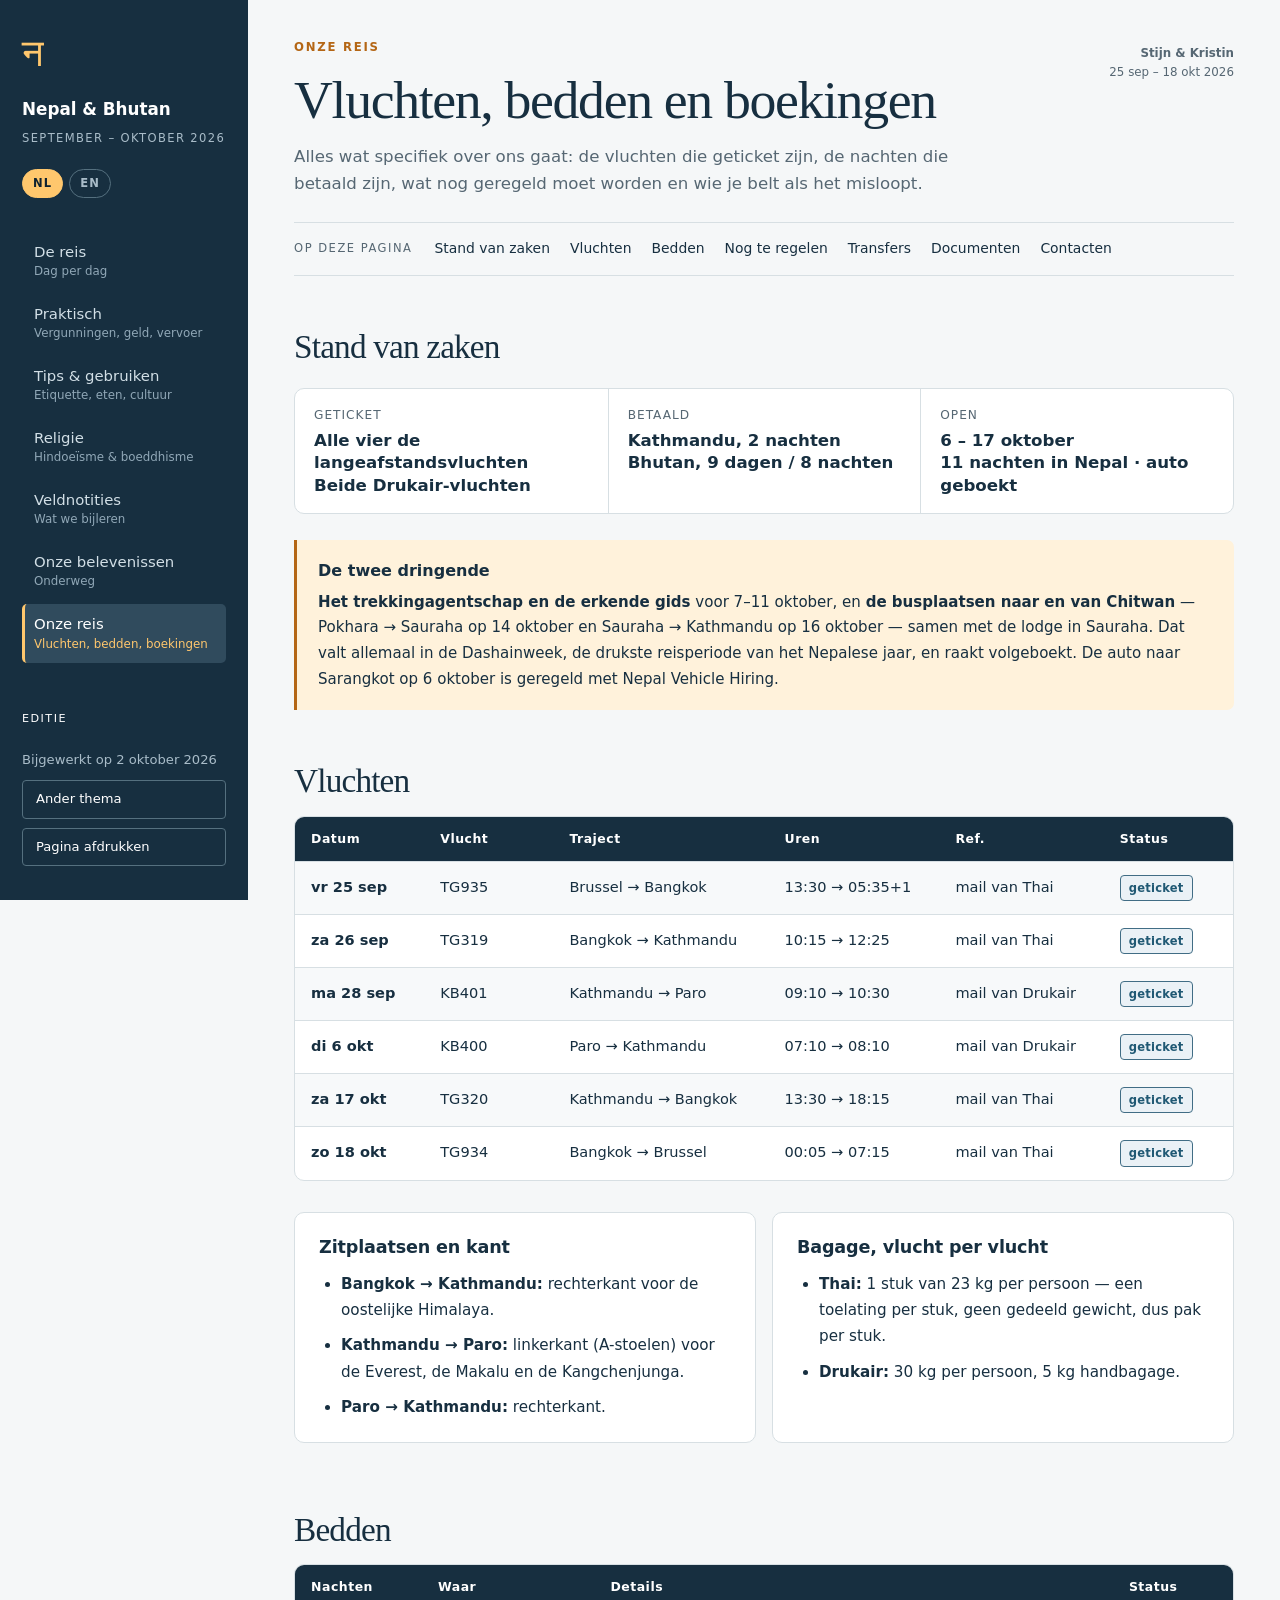
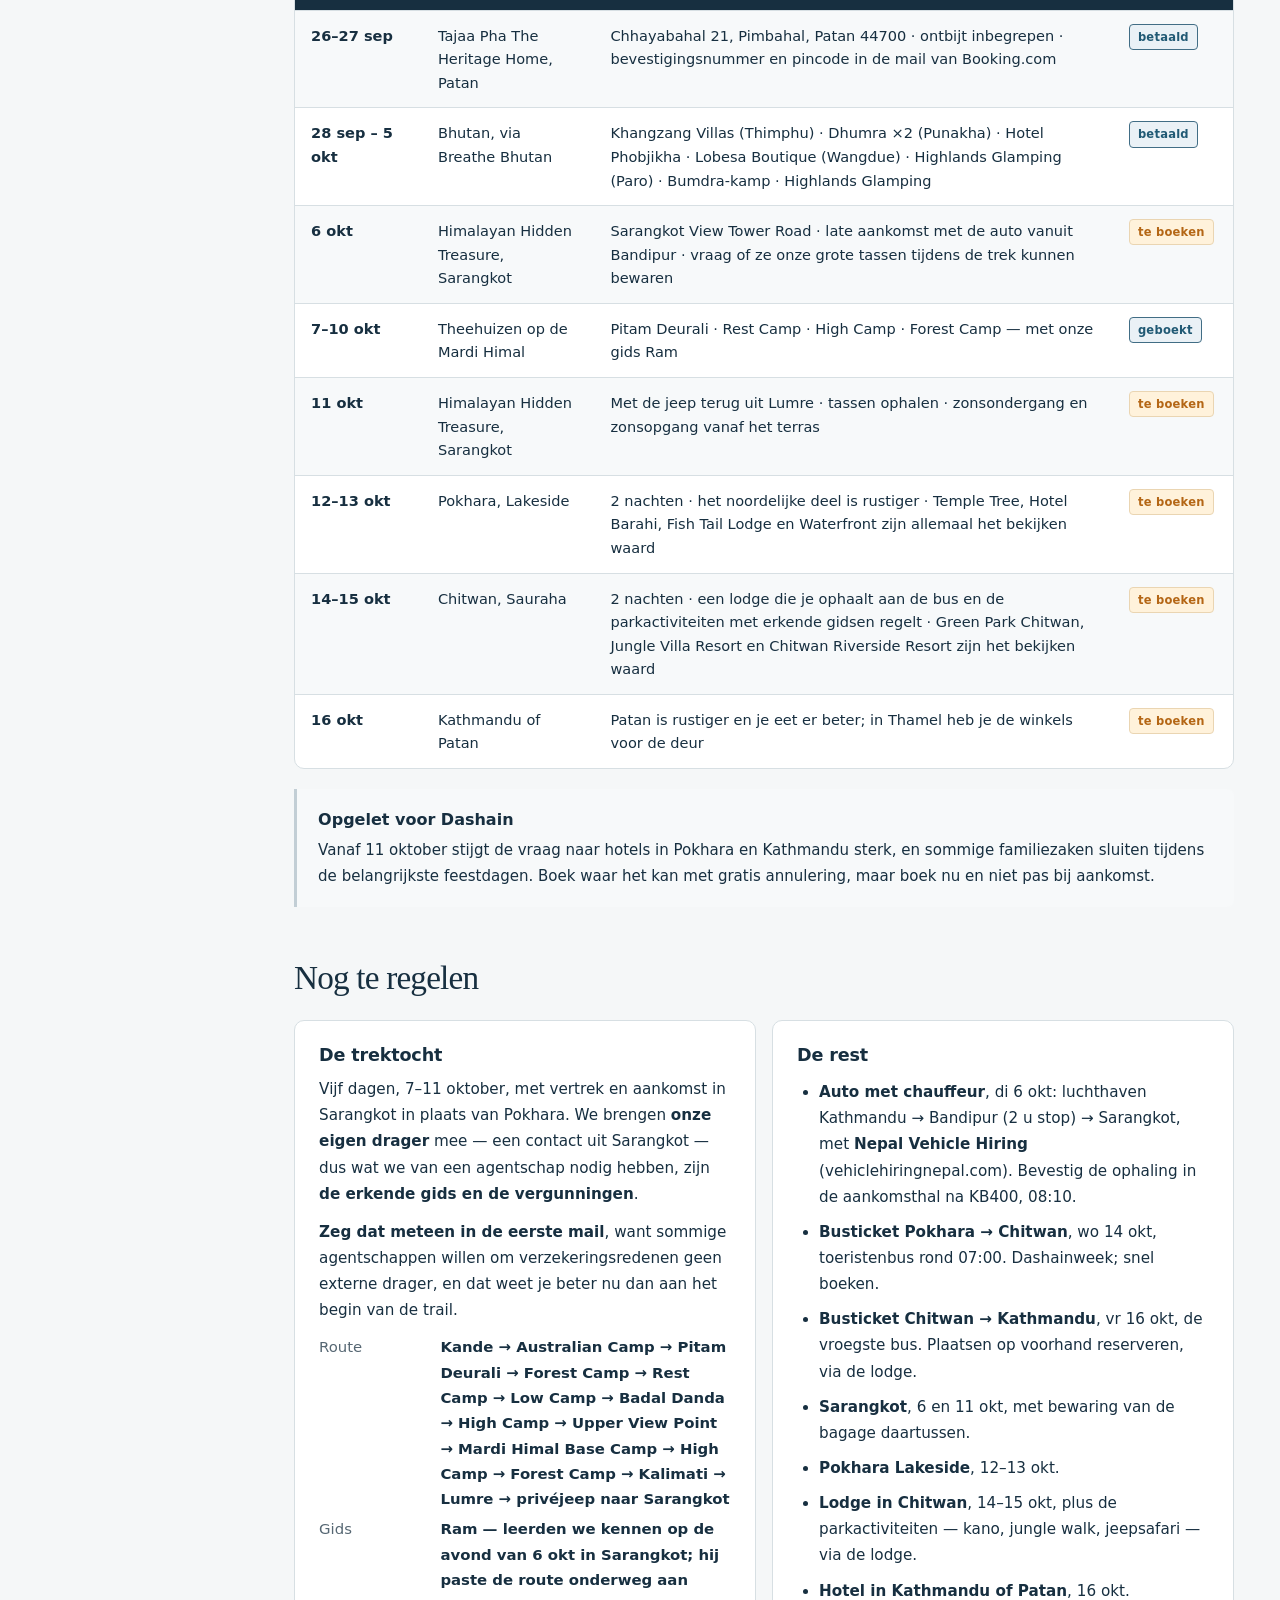
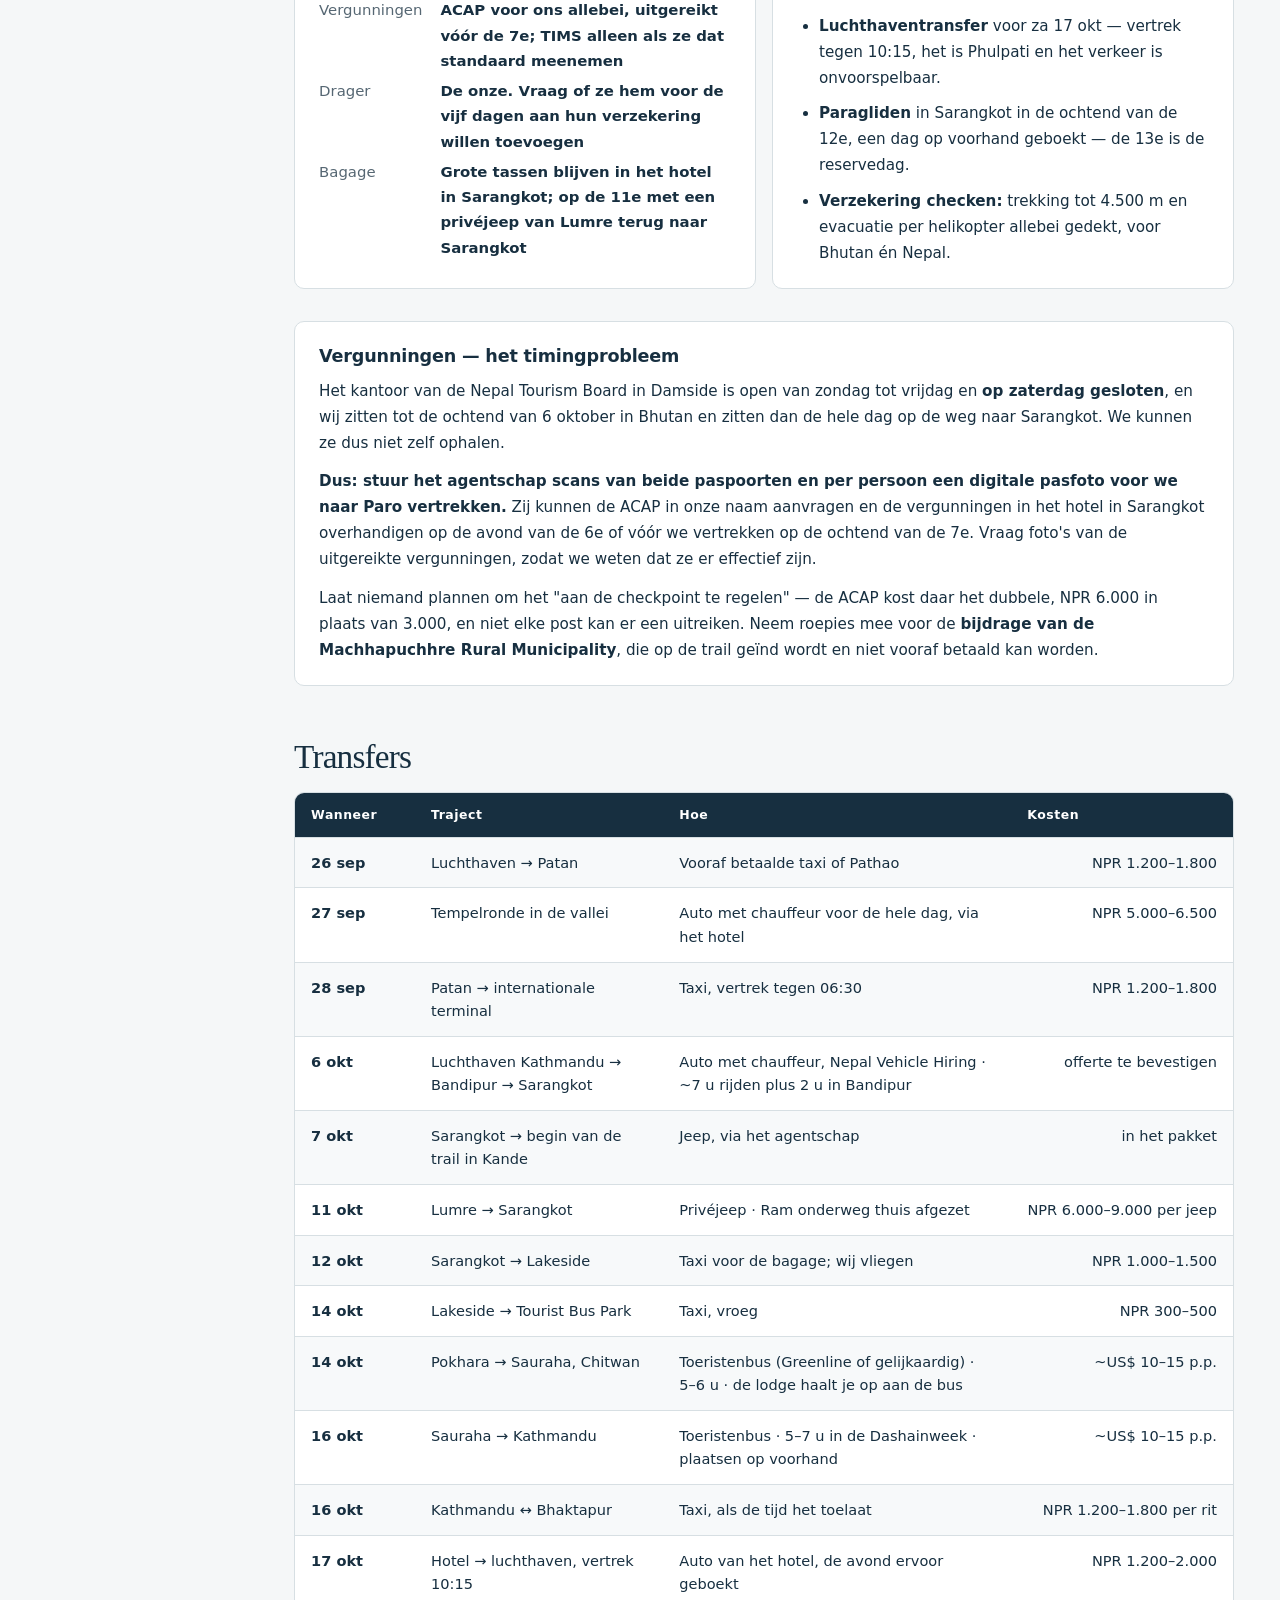
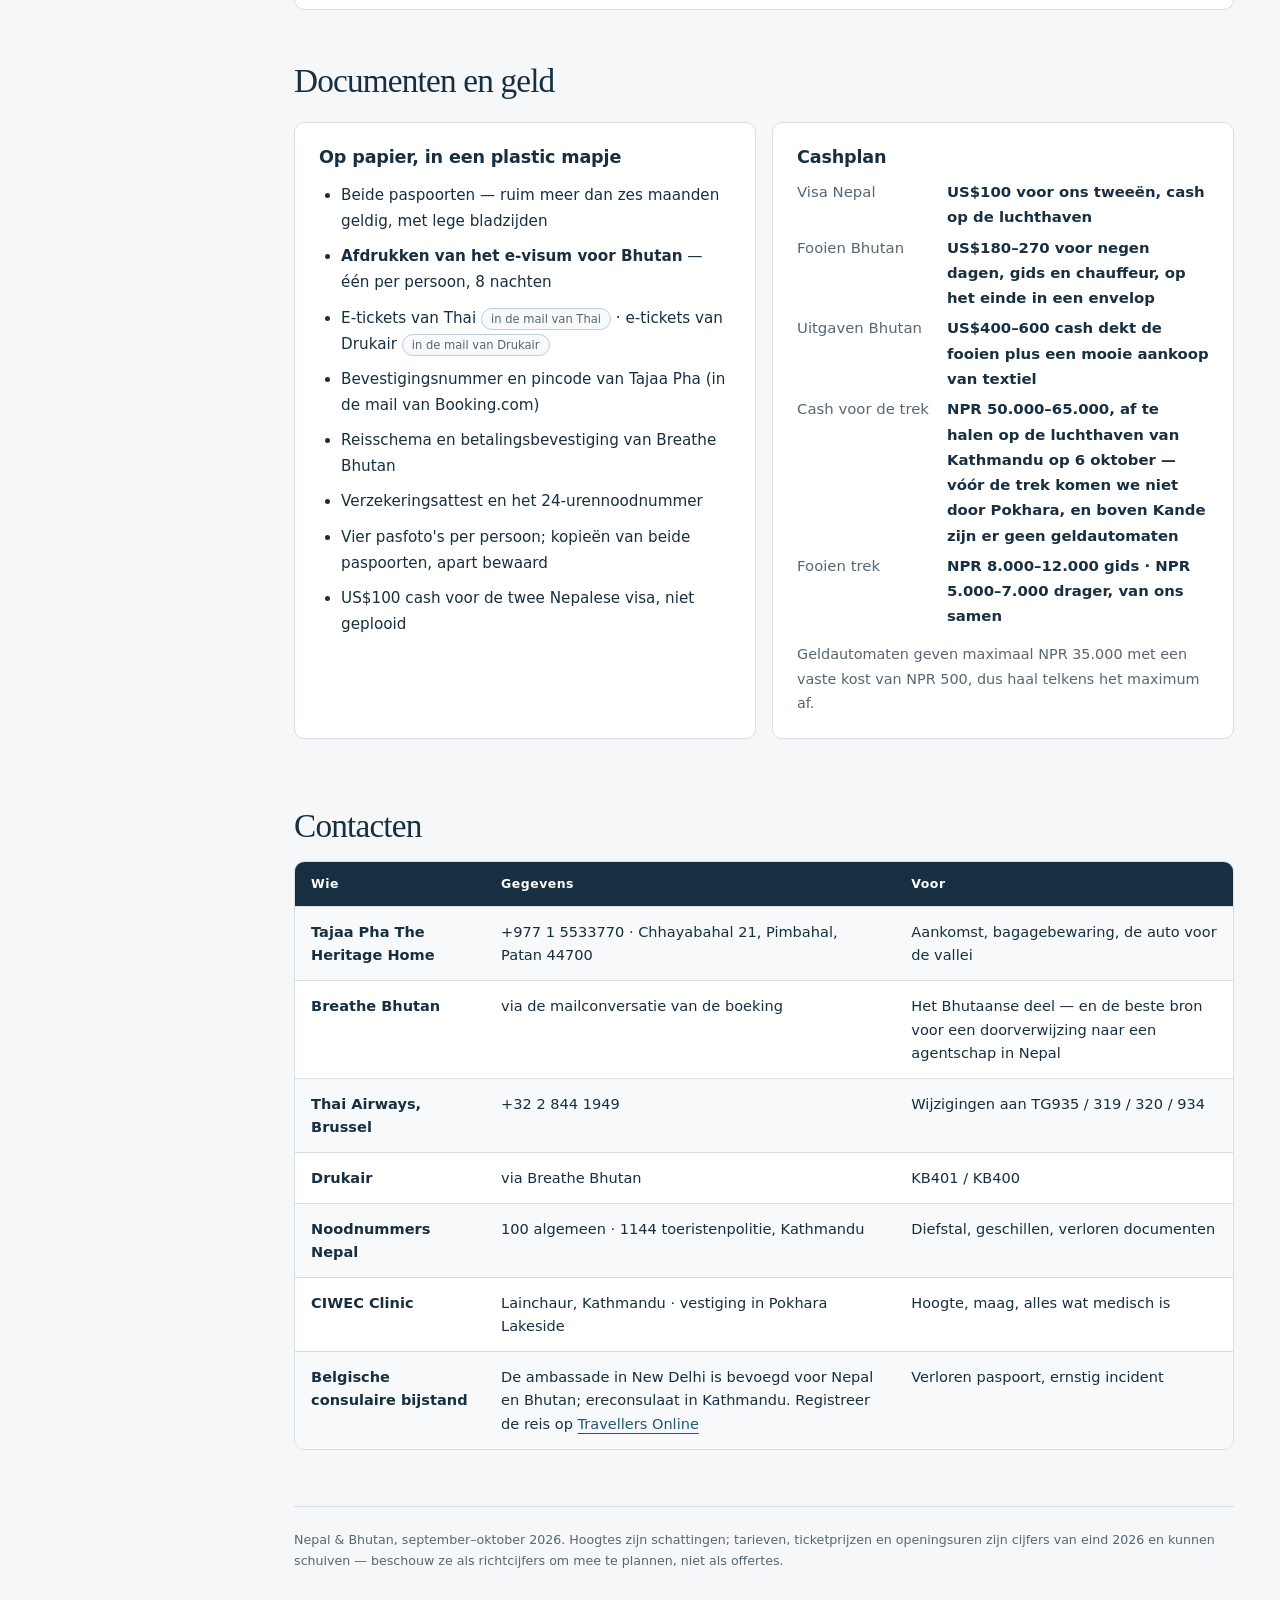
<file: ours.html>
<!doctype html>
<html lang="nl">
<head>
<meta charset="utf-8">
<meta name="robots" content="noindex, nofollow">
<meta name="viewport" content="width=device-width, initial-scale=1">
<title>Onze reis &middot; Nepal &amp; Bhutan 2026</title>
<link rel="stylesheet" href="assets/style.css?v=8">
<link rel="alternate" hreflang="nl" href="ours.html">
<link rel="alternate" hreflang="en" href="en/ours.html">
</head>
<body>
<a class="skip" href="#main">Naar de inhoud</a>
<div class="shell">
<aside class="sidebar">
  <a class="brand" href="index.html">
    <span class="brand-mark">&#2344;</span>
    <strong>Nepal &amp; Bhutan</strong>
    <span>SEPTEMBER &ndash; OKTOBER 2026</span>
  </a>
  <div class="lang" aria-label="Taal / Language">
    <a aria-current="true" lang="nl">NL</a>
    <a href="en/ours.html" hreflang="en" lang="en" aria-label="English version">EN</a>
  </div>
  <nav>
    <a href="index.html">De reis <span>Dag per dag</span></a>
    <a href="practical.html">Praktisch <span>Vergunningen, geld, vervoer</span></a>
    <a href="tips.html">Tips &amp; gebruiken <span>Etiquette, eten, cultuur</span></a>
    <a href="religion.html">Religie <span>Hindoeïsme &amp; boeddhisme</span></a>
    <a href="discoveries.html">Veldnotities <span>Wat we bijleren</span></a>
    <a href="experiences.html">Onze belevenissen <span>Onderweg</span></a>
    <a href="ours.html" aria-current="page">Onze reis <span>Vluchten, bedden, boekingen</span></a>
  </nav>
  <div class="side-bottom">
    <p class="lbl">EDITIE</p>
    <p>Bijgewerkt op 2 oktober 2026</p>
    <button class="side-btn" onclick="var r=document.documentElement;r.dataset.theme=(r.dataset.theme==='dark'?'light':'dark')">Ander thema</button>
    <button class="side-btn" onclick="window.print()">Pagina afdrukken</button>
  </div>
</aside>
<main id="main">
<div class="page-heading">
  <div>
    <span class="eyebrow">Onze reis</span>
    <h1>Vluchten, bedden en boekingen</h1>
    <p class="intro">Alles wat specifiek over ons gaat: de vluchten die geticket zijn, de nachten die betaald zijn, wat nog geregeld moet worden en wie je belt als het misloopt.</p>
  </div>
  <div class="edition"><strong>Stijn &amp; Kristin</strong><br>25 sep – 18 okt 2026</div>
</div>

<div class="jump">
  <span class="jl">OP DEZE PAGINA</span>
  <a href="#status">Stand van zaken</a>
  <a href="#flights">Vluchten</a>
  <a href="#beds">Bedden</a>
  <a href="#tobook">Nog te regelen</a>
  <a href="#transfers">Transfers</a>
  <a href="#docs">Documenten</a>
  <a href="#contacts">Contacten</a>
</div>

<section class="section" id="status">
  <h2>Stand van zaken</h2>
  <div class="overview">
    <div><span>Geticket</span><strong>Alle vier de langeafstandsvluchten<br>Beide Drukair-vluchten</strong></div>
    <div><span>Betaald</span><strong>Kathmandu, 2 nachten<br>Bhutan, 9 dagen / 8 nachten</strong></div>
    <div><span>Open</span><strong>6 – 17 oktober<br>11 nachten in Nepal · auto geboekt</strong></div>
  </div>
  <div class="notice amber">
    <strong>De twee dringende</strong>
    <p><b>Het trekkingagentschap en de erkende gids</b> voor 7–11 oktober, en <b>de busplaatsen naar en van Chitwan</b> — Pokhara → Sauraha op 14 oktober en Sauraha → Kathmandu op 16 oktober — samen met de lodge in Sauraha. Dat valt allemaal in de Dashainweek, de drukste reisperiode van het Nepalese jaar, en raakt volgeboekt. De auto naar Sarangkot op 6 oktober is geregeld met Nepal Vehicle Hiring.</p>
  </div>
</section>

<section class="section" id="flights">
  <h2>Vluchten</h2>
  <div class="table-wrap"><table>
    <tr><th>Datum</th><th>Vlucht</th><th>Traject</th><th>Uren</th><th>Ref.</th><th>Status</th></tr>
    <tr><td>vr 25 sep</td><td>TG935</td><td>Brussel → Bangkok</td><td>13:30 → 05:35+1</td><td>mail van Thai</td><td><span class="badge booked">geticket</span></td></tr>
    <tr><td>za 26 sep</td><td>TG319</td><td>Bangkok → Kathmandu</td><td>10:15 → 12:25</td><td>mail van Thai</td><td><span class="badge booked">geticket</span></td></tr>
    <tr><td>ma 28 sep</td><td>KB401</td><td>Kathmandu → Paro</td><td>09:10 → 10:30</td><td>mail van Drukair</td><td><span class="badge booked">geticket</span></td></tr>
    <tr><td>di 6 okt</td><td>KB400</td><td>Paro → Kathmandu</td><td>07:10 → 08:10</td><td>mail van Drukair</td><td><span class="badge booked">geticket</span></td></tr>
    <tr><td>za 17 okt</td><td>TG320</td><td>Kathmandu → Bangkok</td><td>13:30 → 18:15</td><td>mail van Thai</td><td><span class="badge booked">geticket</span></td></tr>
    <tr><td>zo 18 okt</td><td>TG934</td><td>Bangkok → Brussel</td><td>00:05 → 07:15</td><td>mail van Thai</td><td><span class="badge booked">geticket</span></td></tr>
  </table></div>
  <div class="grid two">
    <div class="panel">
      <h3>Zitplaatsen en kant</h3>
      <ul>
        <li><b>Bangkok → Kathmandu:</b> rechterkant voor de oostelijke Himalaya.</li>
        <li><b>Kathmandu → Paro:</b> linkerkant (A-stoelen) voor de Everest, de Makalu en de Kangchenjunga.</li>
        <li><b>Paro → Kathmandu:</b> rechterkant.</li>
      </ul>
    </div>
    <div class="panel">
      <h3>Bagage, vlucht per vlucht</h3>
      <ul>
        <li><b>Thai:</b> 1 stuk van 23 kg per persoon — een toelating per stuk, geen gedeeld gewicht, dus pak per stuk.</li>
        <li><b>Drukair:</b> 30 kg per persoon, 5 kg handbagage.</li>
      </ul>
    </div>
  </div>
</section>

<section class="section" id="beds">
  <h2>Bedden</h2>
  <div class="table-wrap"><table>
    <tr><th>Nachten</th><th>Waar</th><th>Details</th><th>Status</th></tr>
    <tr><td>26–27 sep</td><td>Tajaa Pha The Heritage Home, Patan</td><td>Chhayabahal 21, Pimbahal, Patan 44700 · ontbijt inbegrepen · bevestigingsnummer en pincode in de mail van Booking.com</td><td><span class="badge booked">betaald</span></td></tr>
    <tr><td>28 sep – 5 okt</td><td>Bhutan, via Breathe Bhutan</td><td>Khangzang Villas (Thimphu) · Dhumra ×2 (Punakha) · Hotel Phobjikha · Lobesa Boutique (Wangdue) · Highlands Glamping (Paro) · Bumdra-kamp · Highlands Glamping</td><td><span class="badge booked">betaald</span></td></tr>
    <tr><td>6 okt</td><td>Himalayan Hidden Treasure, Sarangkot</td><td>Sarangkot View Tower Road · late aankomst met de auto vanuit Bandipur · vraag of ze onze grote tassen tijdens de trek kunnen bewaren</td><td><span class="badge todo">te boeken</span></td></tr>
    <tr><td>7–10 okt</td><td>Theehuizen op de Mardi Himal</td><td>Pitam Deurali · Rest Camp · High Camp · Forest Camp — met onze gids Ram</td><td><span class="badge booked">geboekt</span></td></tr>
    <tr><td>11 okt</td><td>Himalayan Hidden Treasure, Sarangkot</td><td>Met de jeep terug uit Lumre · tassen ophalen · zonsondergang en zonsopgang vanaf het terras</td><td><span class="badge todo">te boeken</span></td></tr>
    <tr><td>12–13 okt</td><td>Pokhara, Lakeside</td><td>2 nachten · het noordelijke deel is rustiger · Temple Tree, Hotel Barahi, Fish Tail Lodge en Waterfront zijn allemaal het bekijken waard</td><td><span class="badge todo">te boeken</span></td></tr>
    <tr><td>14–15 okt</td><td>Chitwan, Sauraha</td><td>2 nachten · een lodge die je ophaalt aan de bus en de parkactiviteiten met erkende gidsen regelt · Green Park Chitwan, Jungle Villa Resort en Chitwan Riverside Resort zijn het bekijken waard</td><td><span class="badge todo">te boeken</span></td></tr>
    <tr><td>16 okt</td><td>Kathmandu of Patan</td><td>Patan is rustiger en je eet er beter; in Thamel heb je de winkels voor de deur</td><td><span class="badge todo">te boeken</span></td></tr>
  </table></div>
  <div class="notice plain">
    <strong>Opgelet voor Dashain</strong>
    <p>Vanaf 11 oktober stijgt de vraag naar hotels in Pokhara en Kathmandu sterk, en sommige familiezaken sluiten tijdens de belangrijkste feestdagen. Boek waar het kan met gratis annulering, maar boek nu en niet pas bij aankomst.</p>
  </div>
</section>

<section class="section" id="tobook">
  <h2>Nog te regelen</h2>
  <div class="grid two">
    <div class="panel">
      <h3>De trektocht</h3>
      <p>Vijf dagen, 7–11 oktober, met vertrek en aankomst in Sarangkot in plaats van Pokhara. We brengen <b>onze eigen drager</b> mee — een contact uit Sarangkot — dus wat we van een agentschap nodig hebben, zijn <b>de erkende gids en de vergunningen</b>.</p>
      <p><b>Zeg dat meteen in de eerste mail</b>, want sommige agentschappen willen om verzekeringsredenen geen externe drager, en dat weet je beter nu dan aan het begin van de trail.</p>
      <dl class="kv" style="margin-top:12px">
        <dt>Route</dt><dd>Kande → Australian Camp → Pitam Deurali → Forest Camp → Rest Camp → Low Camp → Badal Danda → High Camp → Upper View Point → Mardi Himal Base Camp → High Camp → Forest Camp → Kalimati → Lumre → privéjeep naar Sarangkot</dd>
        <dt>Gids</dt><dd>Ram — leerden we kennen op de avond van 6 okt in Sarangkot; hij paste de route onderweg aan</dd>
        <dt>Vergunningen</dt><dd>ACAP voor ons allebei, uitgereikt vóór de 7e; TIMS alleen als ze dat standaard meenemen</dd>
        <dt>Drager</dt><dd>De onze. Vraag of ze hem voor de vijf dagen aan hun verzekering willen toevoegen</dd>
        <dt>Bagage</dt><dd>Grote tassen blijven in het hotel in Sarangkot; op de 11e met een privéjeep van Lumre terug naar Sarangkot</dd>
      </dl>
    </div>
    <div class="panel">
      <h3>De rest</h3>
      <ul>
        <li><b>Auto met chauffeur</b>, di 6 okt: luchthaven Kathmandu → Bandipur (2 u stop) → Sarangkot, met <b>Nepal Vehicle Hiring</b> (vehiclehiringnepal.com). Bevestig de ophaling in de aankomsthal na KB400, 08:10.</li>
        <li><b>Busticket Pokhara → Chitwan</b>, wo 14 okt, toeristenbus rond 07:00. Dashainweek; snel boeken.</li>
        <li><b>Busticket Chitwan → Kathmandu</b>, vr 16 okt, de vroegste bus. Plaatsen op voorhand reserveren, via de lodge.</li>
        <li><b>Sarangkot</b>, 6 en 11 okt, met bewaring van de bagage daartussen.</li>
        <li><b>Pokhara Lakeside</b>, 12–13 okt.</li>
        <li><b>Lodge in Chitwan</b>, 14–15 okt, plus de parkactiviteiten — kano, jungle walk, jeepsafari — via de lodge.</li>
        <li><b>Hotel in Kathmandu of Patan</b>, 16 okt.</li>
        <li><b>Luchthaventransfer</b> voor za 17 okt — vertrek tegen 10:15, het is Phulpati en het verkeer is onvoorspelbaar.</li>
        <li><b>Paragliden</b> in Sarangkot in de ochtend van de 12e, een dag op voorhand geboekt — de 13e is de reservedag.</li>
        <li><b>Verzekering checken:</b> trekking tot 4.500 m en evacuatie per helikopter allebei gedekt, voor Bhutan én Nepal.</li>
      </ul>
    </div>
  </div>
  <div class="panel">
    <h3>Vergunningen — het timingprobleem</h3>
    <p>Het kantoor van de Nepal Tourism Board in Damside is open van zondag tot vrijdag en <b>op zaterdag gesloten</b>, en wij zitten tot de ochtend van 6 oktober in Bhutan en zitten dan de hele dag op de weg naar Sarangkot. We kunnen ze dus niet zelf ophalen.</p>
    <p><b>Dus: stuur het agentschap scans van beide paspoorten en per persoon een digitale pasfoto voor we naar Paro vertrekken.</b> Zij kunnen de ACAP in onze naam aanvragen en de vergunningen in het hotel in Sarangkot overhandigen op de avond van de 6e of vóór we vertrekken op de ochtend van de 7e. Vraag foto's van de uitgereikte vergunningen, zodat we weten dat ze er effectief zijn.</p>
    <p>Laat niemand plannen om het "aan de checkpoint te regelen" — de ACAP kost daar het dubbele, NPR 6.000 in plaats van 3.000, en niet elke post kan er een uitreiken. Neem roepies mee voor de <b>bijdrage van de Machhapuchhre Rural Municipality</b>, die op de trail geïnd wordt en niet vooraf betaald kan worden.</p>
  </div>
</section>

<section class="section" id="transfers">
  <h2>Transfers</h2>
  <div class="table-wrap"><table>
    <tr><th>Wanneer</th><th>Traject</th><th>Hoe</th><th class="num">Kosten</th></tr>
    <tr><td>26 sep</td><td>Luchthaven → Patan</td><td>Vooraf betaalde taxi of Pathao</td><td class="num">NPR 1.200–1.800</td></tr>
    <tr><td>27 sep</td><td>Tempelronde in de vallei</td><td>Auto met chauffeur voor de hele dag, via het hotel</td><td class="num">NPR 5.000–6.500</td></tr>
    <tr><td>28 sep</td><td>Patan → internationale terminal</td><td>Taxi, vertrek tegen 06:30</td><td class="num">NPR 1.200–1.800</td></tr>
    <tr><td>6 okt</td><td>Luchthaven Kathmandu → Bandipur → Sarangkot</td><td>Auto met chauffeur, Nepal Vehicle Hiring · ~7 u rijden plus 2 u in Bandipur</td><td class="num">offerte te bevestigen</td></tr>
    <tr><td>7 okt</td><td>Sarangkot → begin van de trail in Kande</td><td>Jeep, via het agentschap</td><td class="num">in het pakket</td></tr>
    <tr><td>11 okt</td><td>Lumre → Sarangkot</td><td>Privéjeep · Ram onderweg thuis afgezet</td><td class="num">NPR 6.000–9.000 per jeep</td></tr>
    <tr><td>12 okt</td><td>Sarangkot → Lakeside</td><td>Taxi voor de bagage; wij vliegen</td><td class="num">NPR 1.000–1.500</td></tr>
    <tr><td>14 okt</td><td>Lakeside → Tourist Bus Park</td><td>Taxi, vroeg</td><td class="num">NPR 300–500</td></tr>
    <tr><td>14 okt</td><td>Pokhara → Sauraha, Chitwan</td><td>Toeristenbus (Greenline of gelijkaardig) · 5–6 u · de lodge haalt je op aan de bus</td><td class="num">~US$ 10–15 p.p.</td></tr>
    <tr><td>16 okt</td><td>Sauraha → Kathmandu</td><td>Toeristenbus · 5–7 u in de Dashainweek · plaatsen op voorhand</td><td class="num">~US$ 10–15 p.p.</td></tr>
    <tr><td>16 okt</td><td>Kathmandu ↔ Bhaktapur</td><td>Taxi, als de tijd het toelaat</td><td class="num">NPR 1.200–1.800 per rit</td></tr>
    <tr><td>17 okt</td><td>Hotel → luchthaven, vertrek 10:15</td><td>Auto van het hotel, de avond ervoor geboekt</td><td class="num">NPR 1.200–2.000</td></tr>
  </table></div>
</section>

<section class="section" id="docs">
  <h2>Documenten en geld</h2>
  <div class="grid two">
    <div class="panel">
      <h3>Op papier, in een plastic mapje</h3>
      <ul>
        <li>Beide paspoorten — ruim meer dan zes maanden geldig, met lege bladzijden</li>
        <li><b>Afdrukken van het e-visum voor Bhutan</b> — één per persoon, 8 nachten</li>
        <li>E-tickets van Thai <span class="tag">in de mail van Thai</span> · e-tickets van Drukair <span class="tag">in de mail van Drukair</span></li>
        <li>Bevestigingsnummer en pincode van Tajaa Pha (in de mail van Booking.com)</li>
        <li>Reisschema en betalingsbevestiging van Breathe Bhutan</li>
        <li>Verzekeringsattest en het 24-urennoodnummer</li>
        <li>Vier pasfoto's per persoon; kopieën van beide paspoorten, apart bewaard</li>
        <li>US$100 cash voor de twee Nepalese visa, niet geplooid</li>
      </ul>
    </div>
    <div class="panel">
      <h3>Cashplan</h3>
      <dl class="kv">
        <dt>Visa Nepal</dt><dd>US$100 voor ons tweeën, cash op de luchthaven</dd>
        <dt>Fooien Bhutan</dt><dd>US$180–270 voor negen dagen, gids en chauffeur, op het einde in een envelop</dd>
        <dt>Uitgaven Bhutan</dt><dd>US$400–600 cash dekt de fooien plus een mooie aankoop van textiel</dd>
        <dt>Cash voor de trek</dt><dd>NPR 50.000–65.000, af te halen op de luchthaven van Kathmandu op 6 oktober — vóór de trek komen we niet door Pokhara, en boven Kande zijn er geen geldautomaten</dd>
        <dt>Fooien trek</dt><dd>NPR 8.000–12.000 gids · NPR 5.000–7.000 drager, van ons samen</dd>
      </dl>
      <p style="margin-top:12px;color:var(--muted);font-size:.9rem">Geldautomaten geven maximaal NPR 35.000 met een vaste kost van NPR 500, dus haal telkens het maximum af.</p>
    </div>
  </div>
</section>

<section class="section" id="contacts">
  <h2>Contacten</h2>
  <div class="table-wrap"><table>
    <tr><th>Wie</th><th>Gegevens</th><th>Voor</th></tr>
    <tr><td>Tajaa Pha The Heritage Home</td><td>+977 1 5533770 · Chhayabahal 21, Pimbahal, Patan 44700</td><td>Aankomst, bagagebewaring, de auto voor de vallei</td></tr>
    <tr><td>Breathe Bhutan</td><td>via de mailconversatie van de boeking</td><td>Het Bhutaanse deel — en de beste bron voor een doorverwijzing naar een agentschap in Nepal</td></tr>
    <tr><td>Thai Airways, Brussel</td><td>+32 2 844 1949</td><td>Wijzigingen aan TG935 / 319 / 320 / 934</td></tr>
    <tr><td>Drukair</td><td>via Breathe Bhutan</td><td>KB401 / KB400</td></tr>
    <tr><td>Noodnummers Nepal</td><td>100 algemeen · 1144 toeristenpolitie, Kathmandu</td><td>Diefstal, geschillen, verloren documenten</td></tr>
    <tr><td>CIWEC Clinic</td><td>Lainchaur, Kathmandu · vestiging in Pokhara Lakeside</td><td>Hoogte, maag, alles wat medisch is</td></tr>
    <tr><td>Belgische consulaire bijstand</td><td>De ambassade in New Delhi is bevoegd voor Nepal en Bhutan; ereconsulaat in Kathmandu. Registreer de reis op <a href="https://travellersonline.diplomatie.be/">Travellers Online</a></td><td>Verloren paspoort, ernstig incident</td></tr>
  </table></div>
</section>

<footer>
  <p>Nepal &amp; Bhutan, september&ndash;oktober 2026. Hoogtes zijn schattingen; tarieven, ticketprijzen en openingsuren zijn cijfers van eind 2026 en kunnen schuiven &mdash; beschouw ze als richtcijfers om mee te plannen, niet als offertes.</p>
</footer>
</main>
</div>
</body>
</html>
</file>
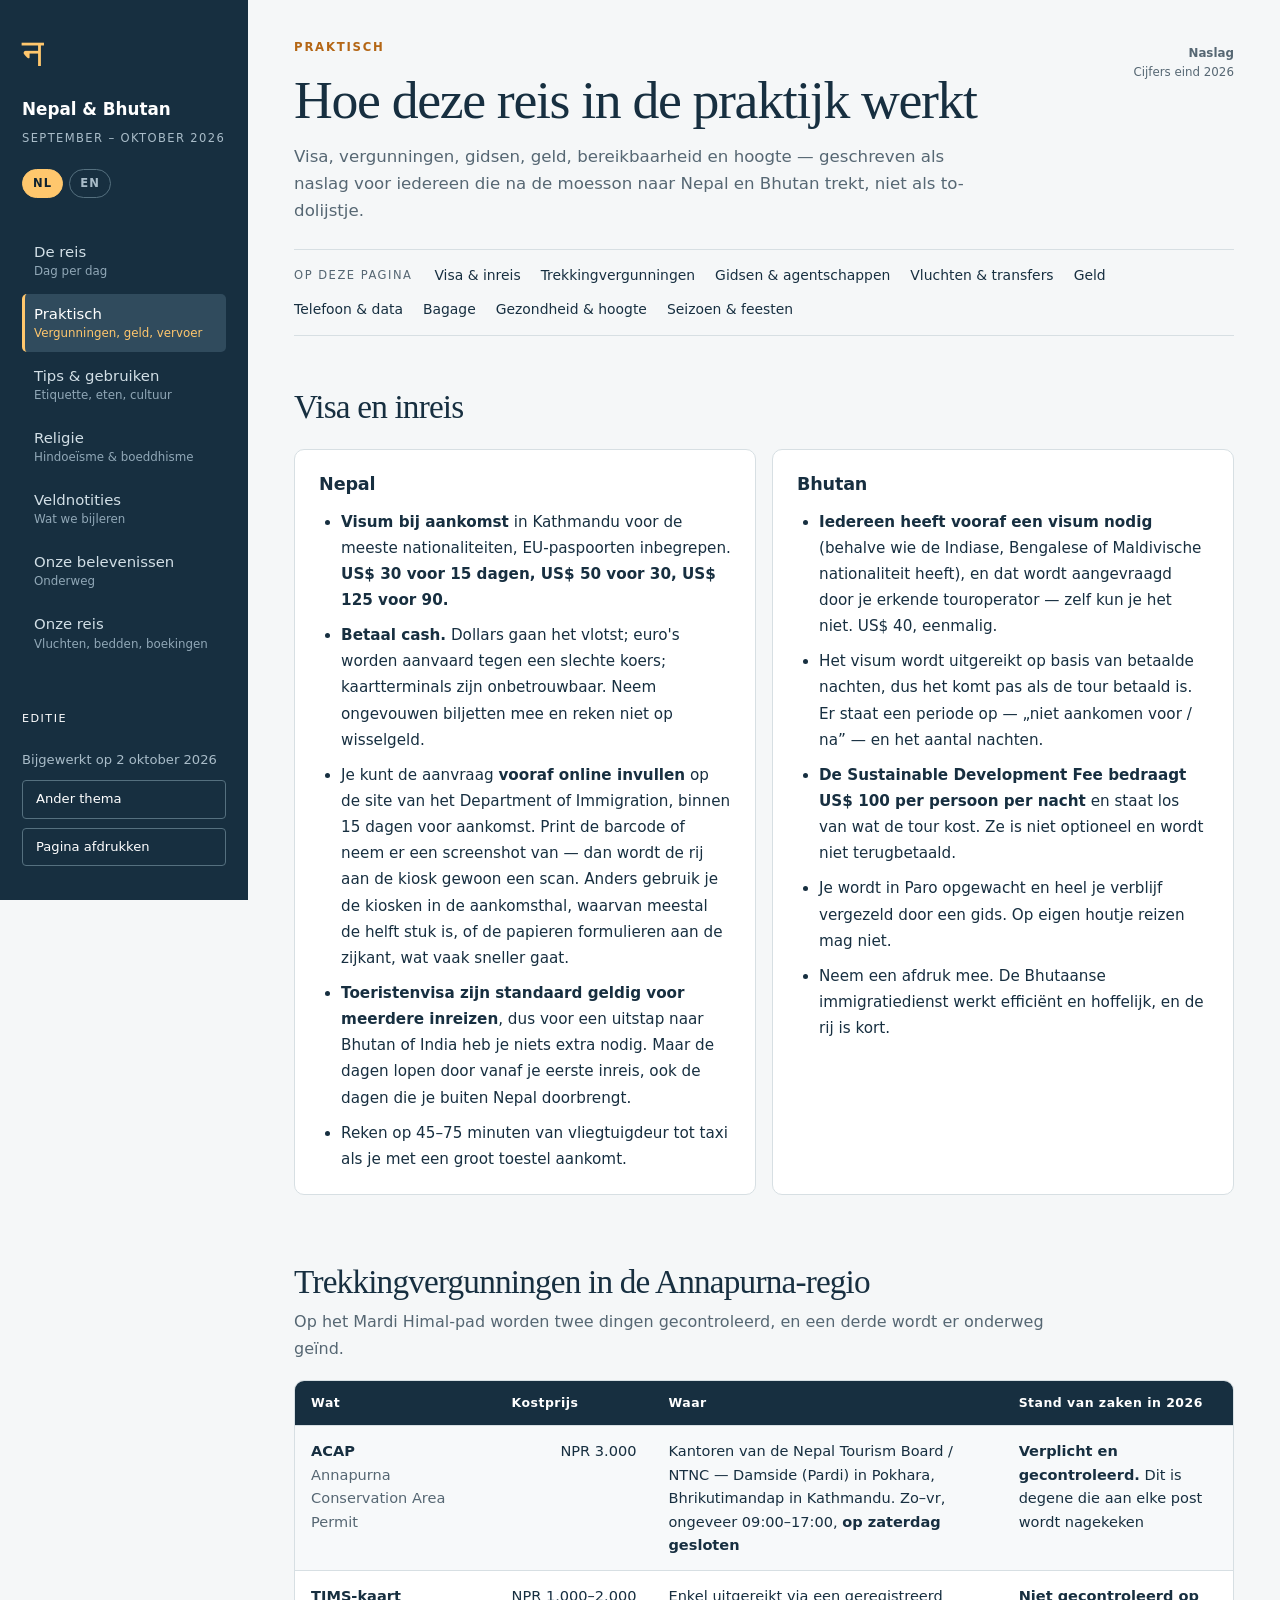
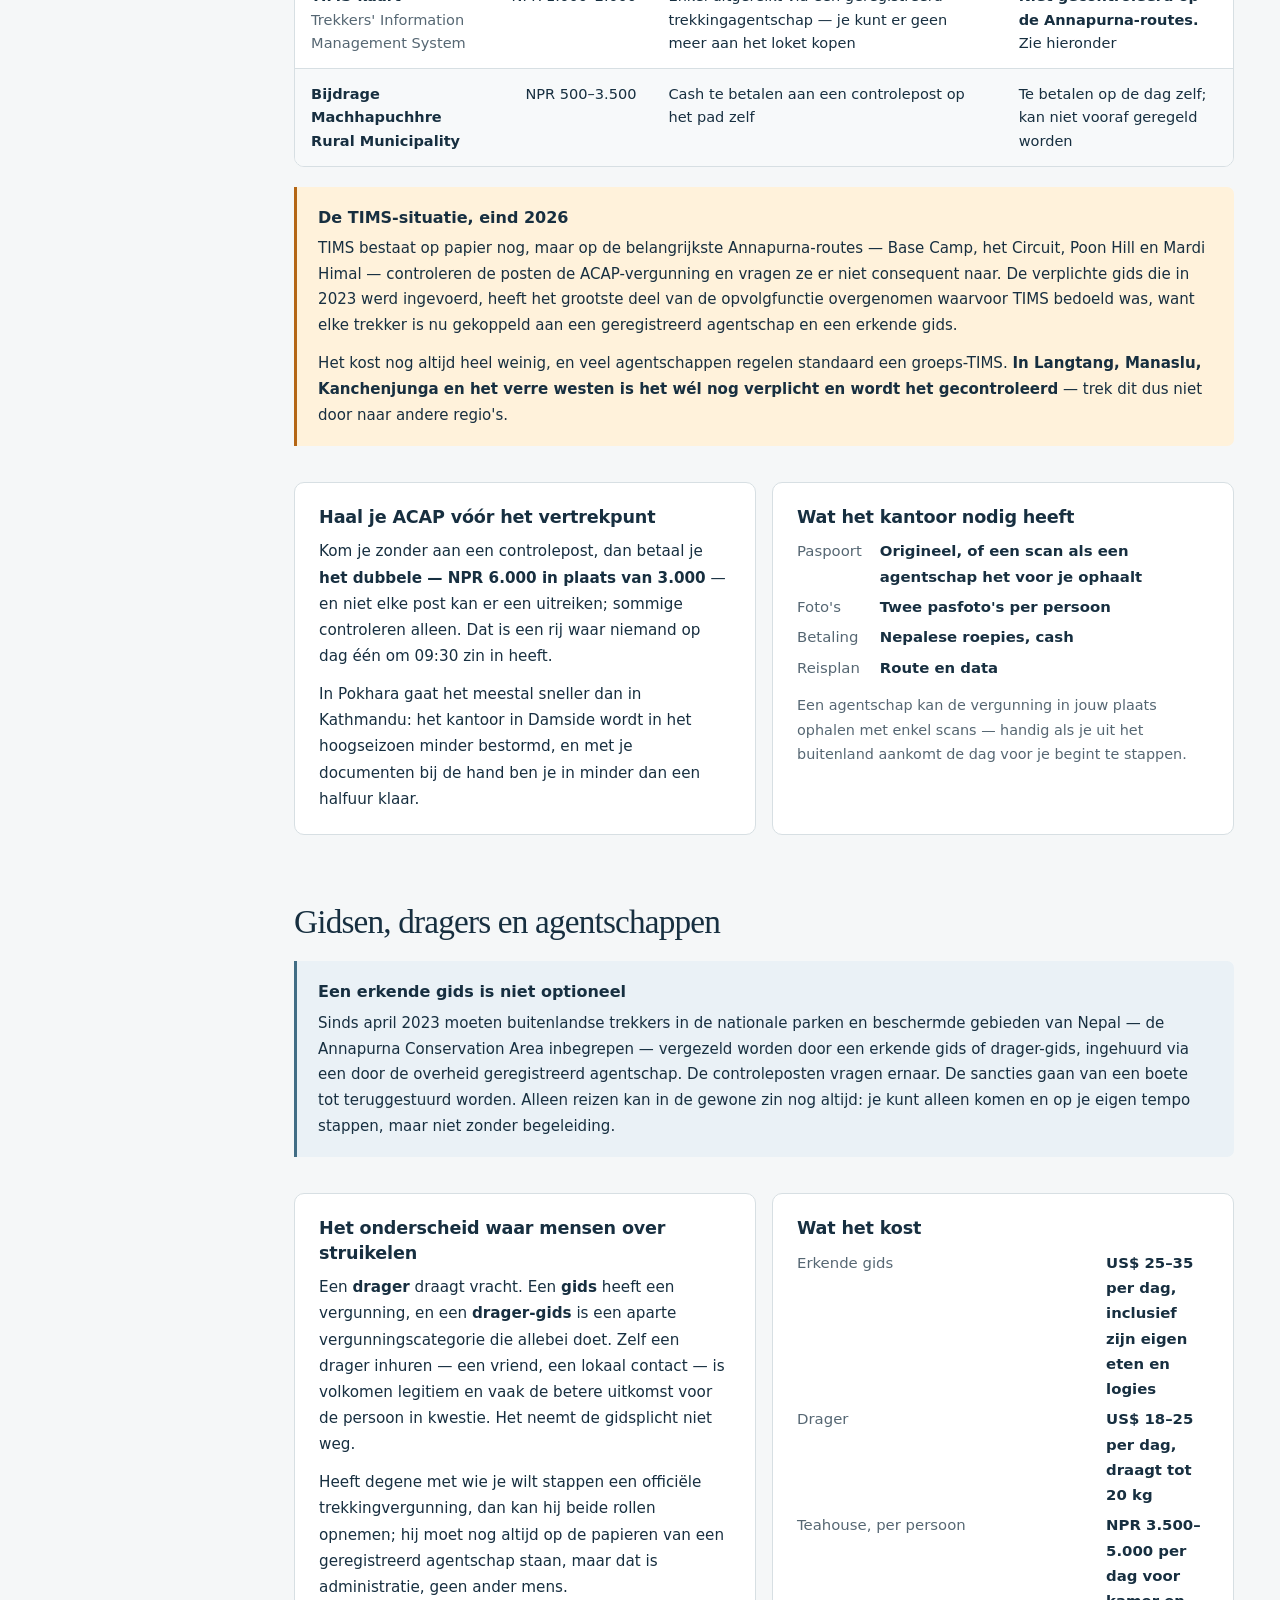
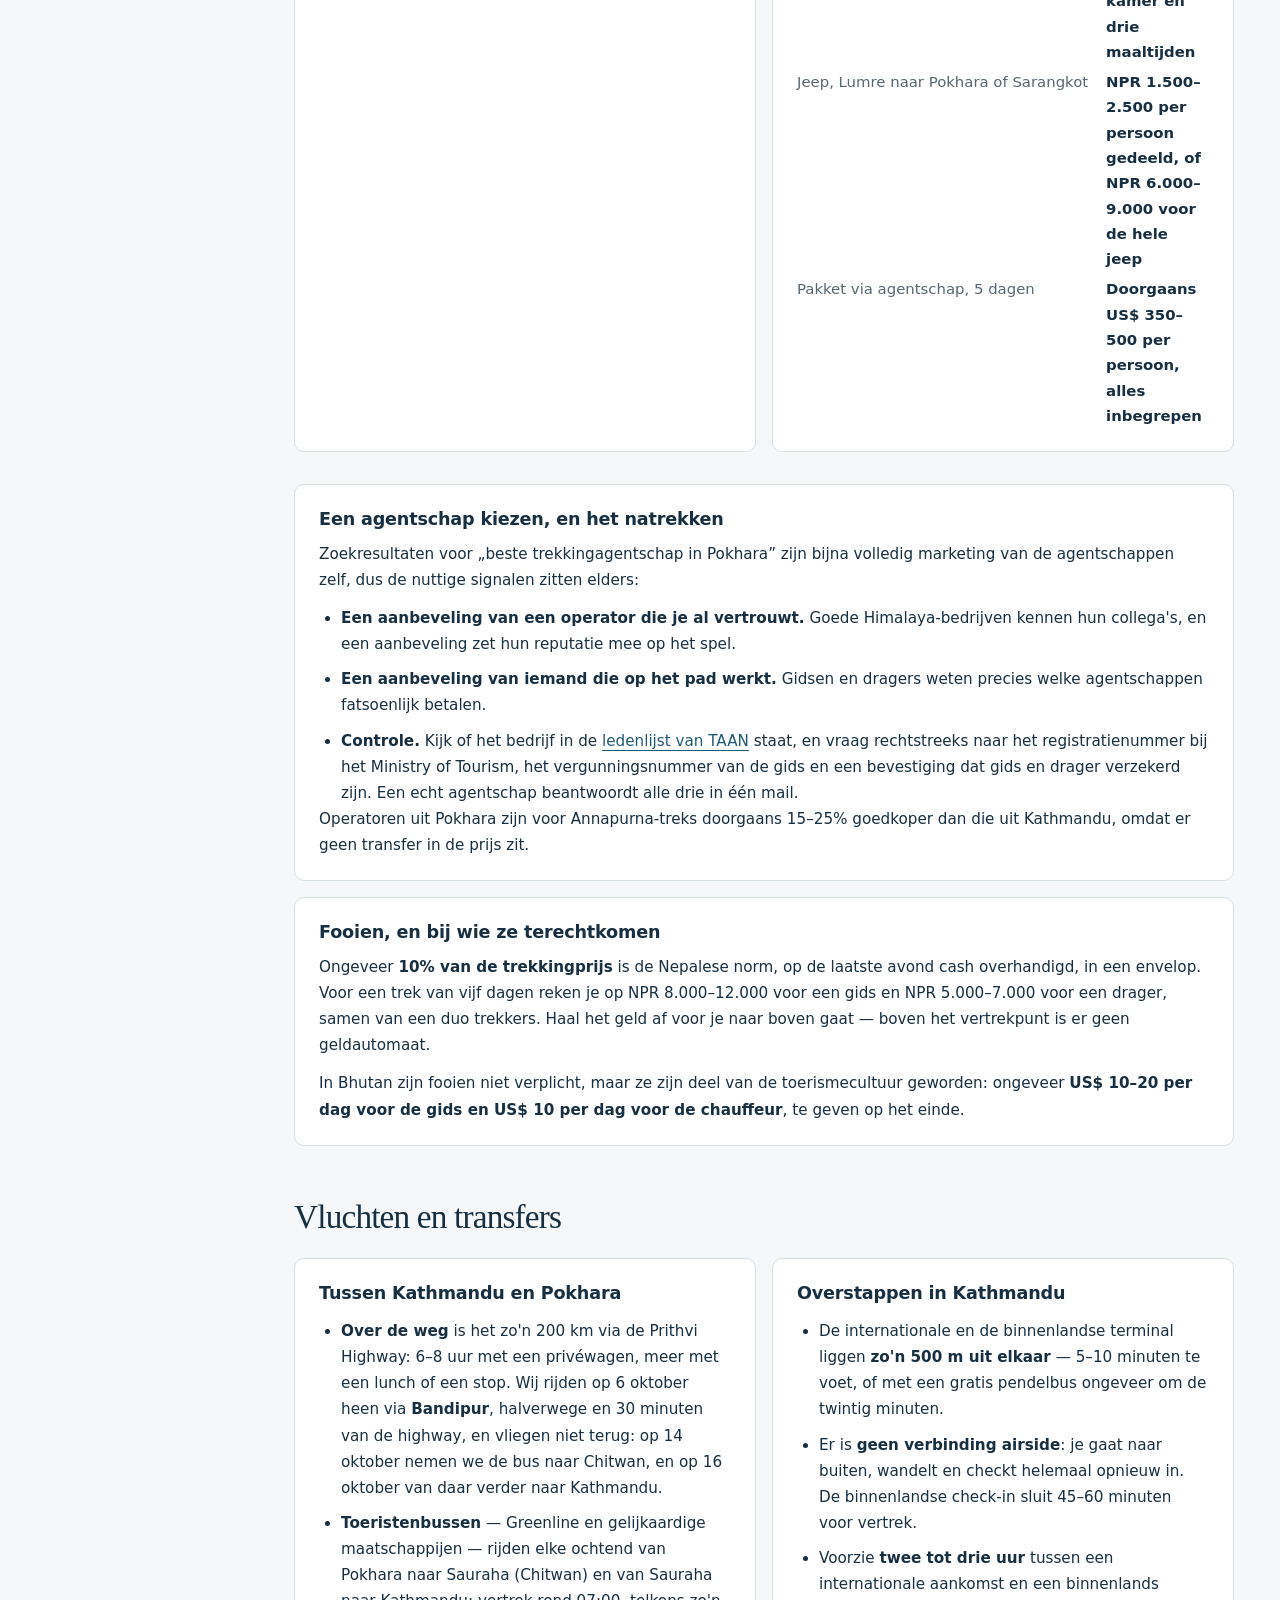
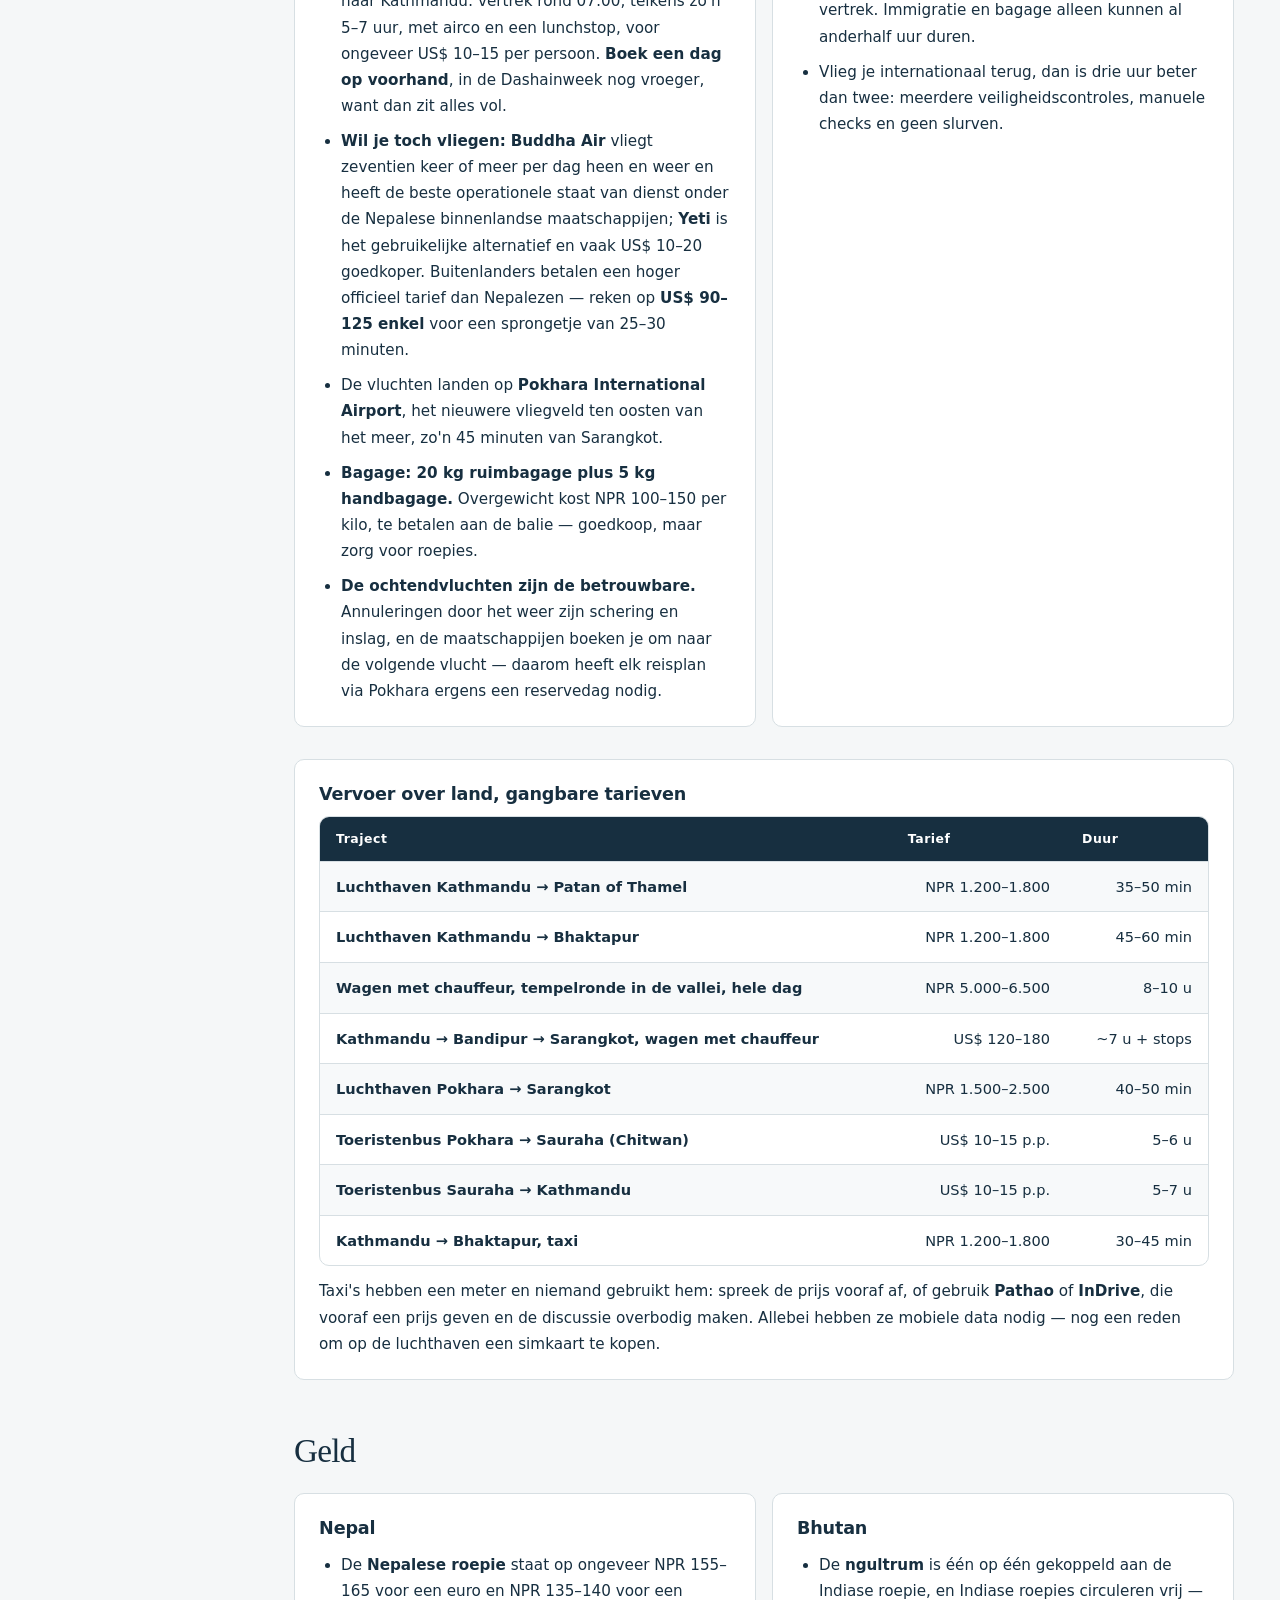
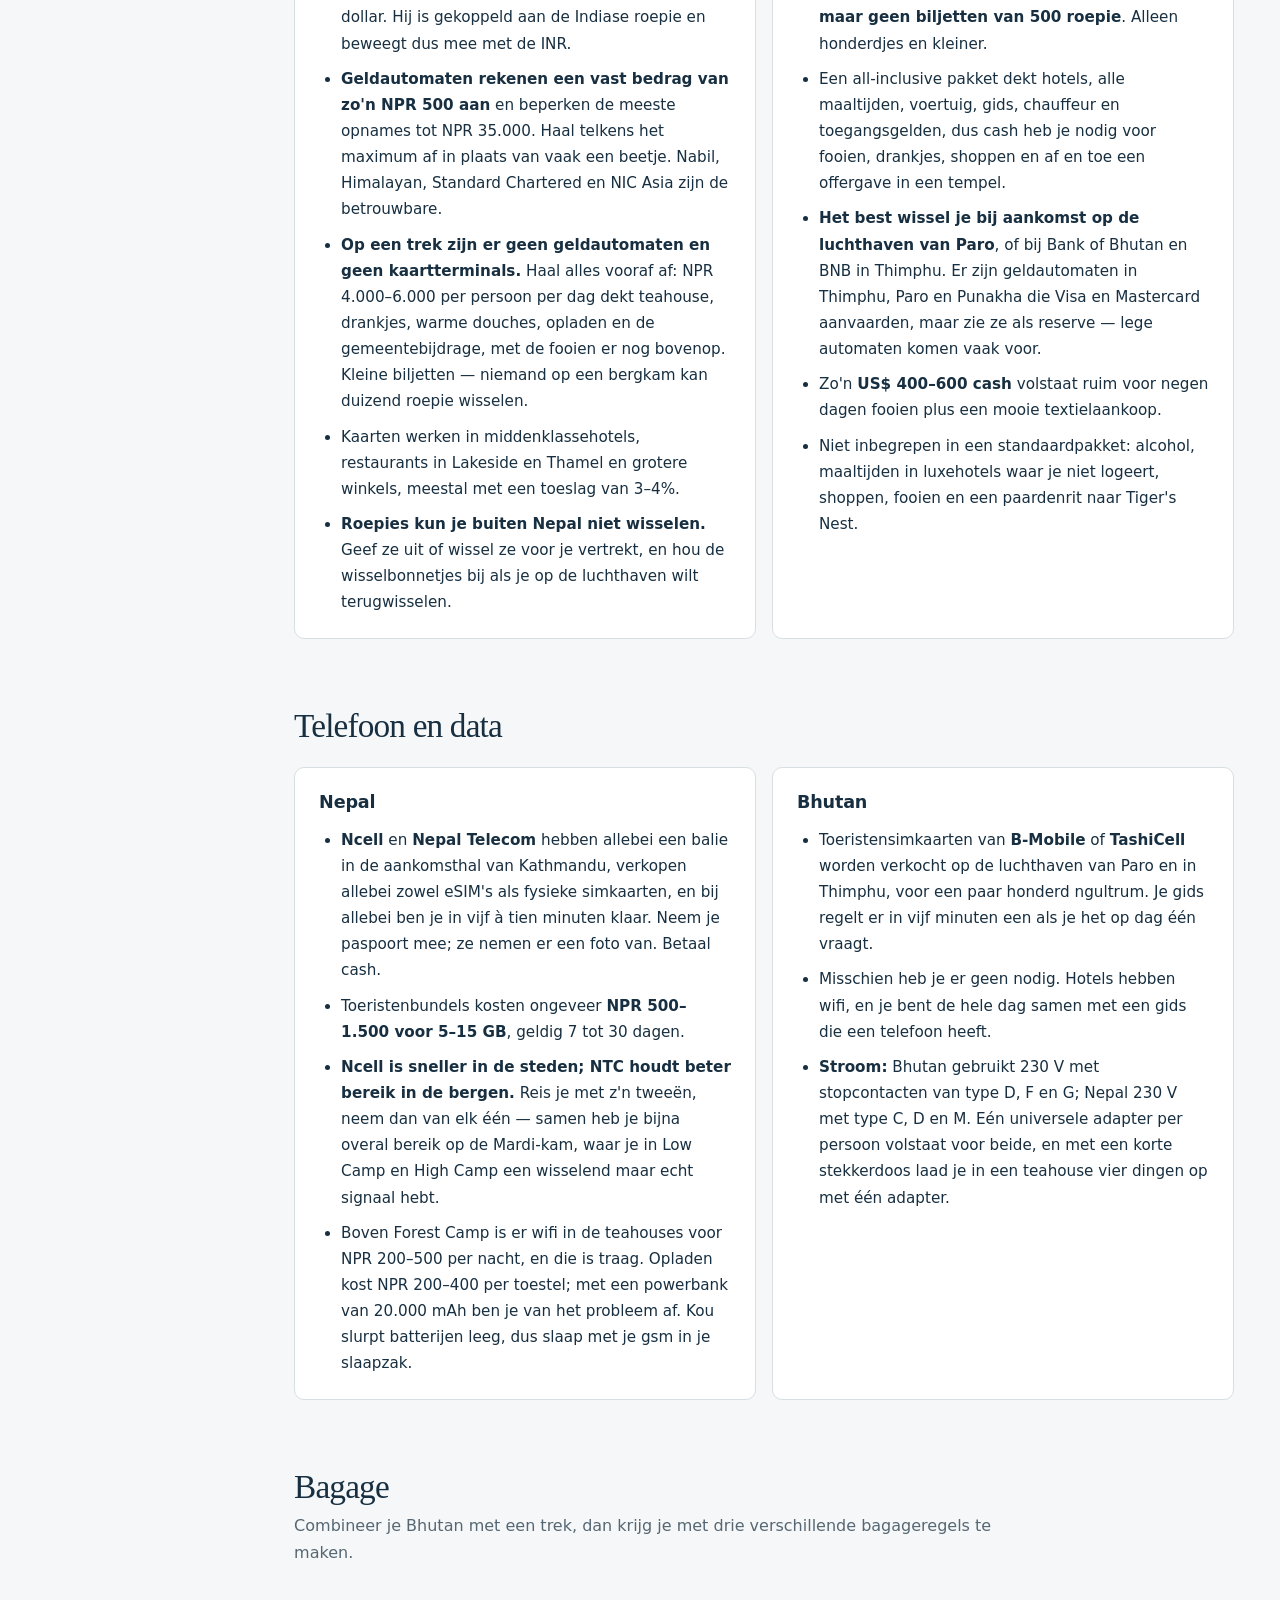
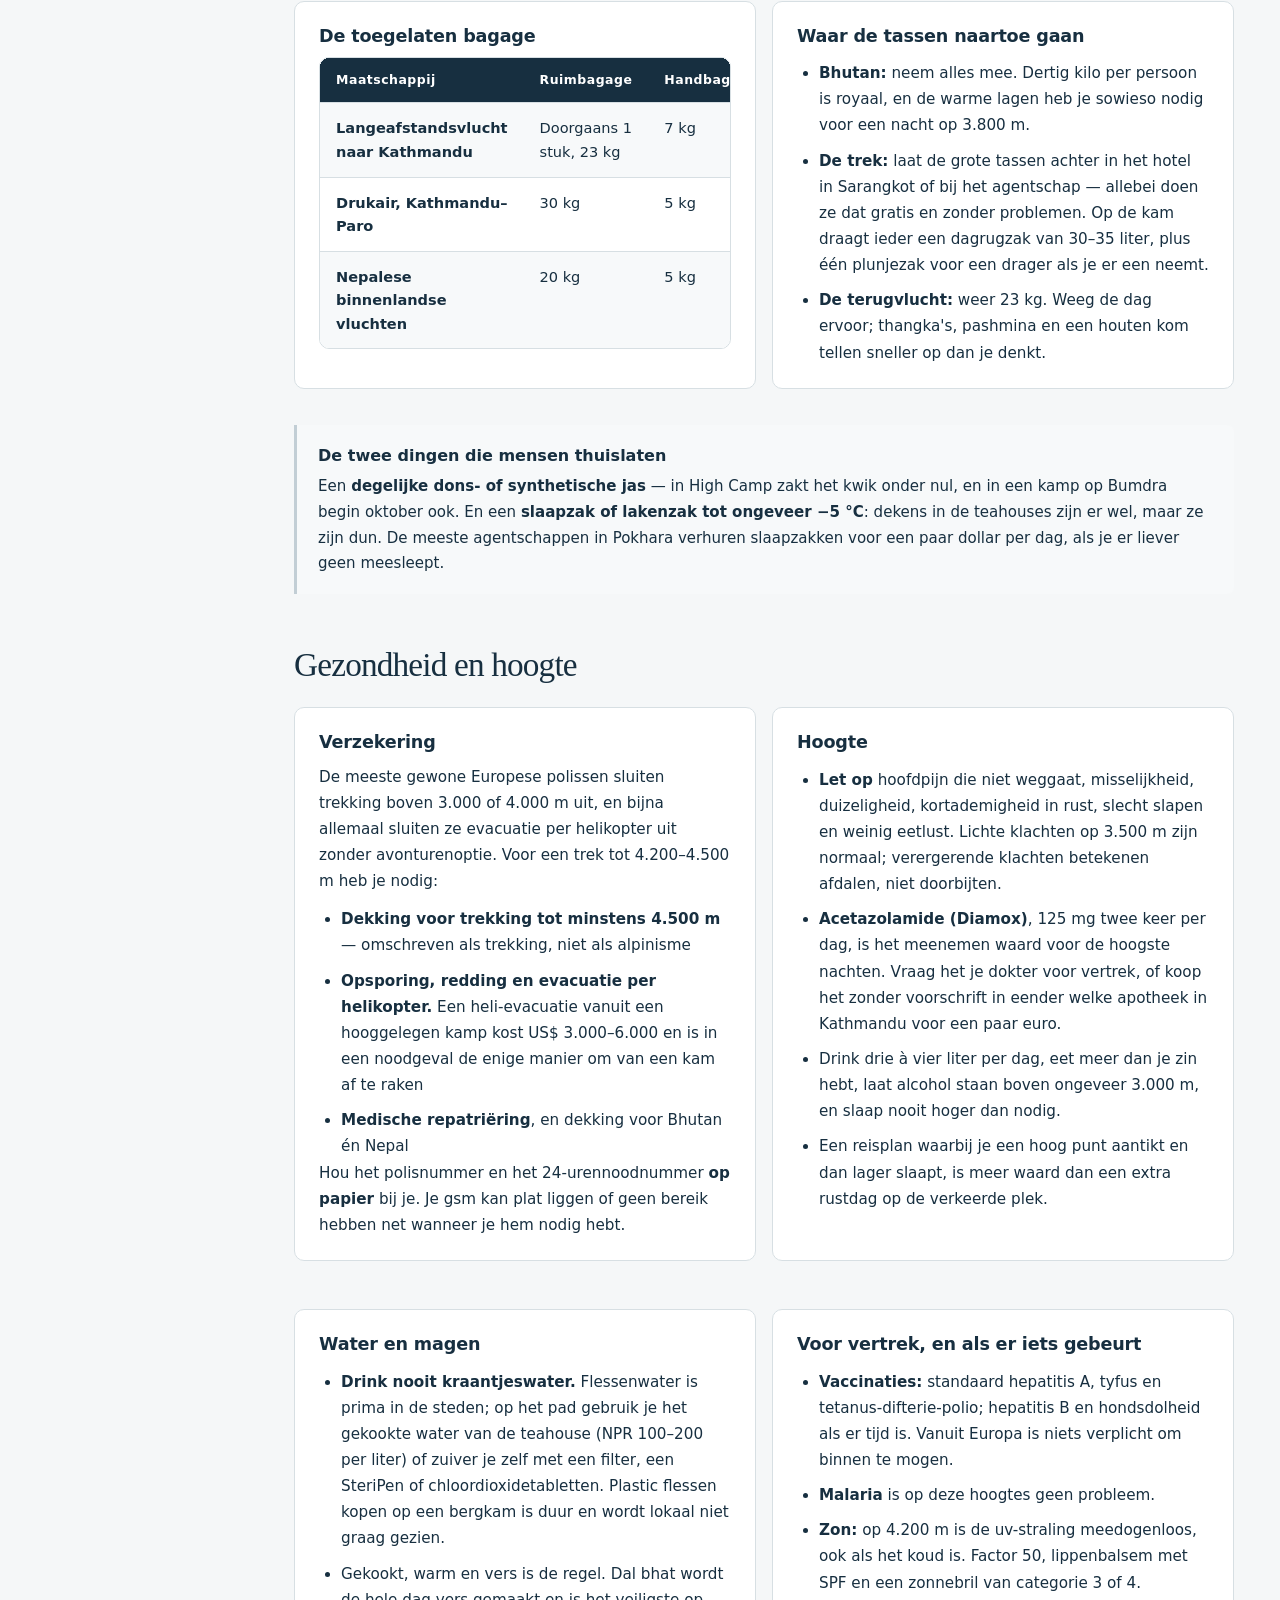
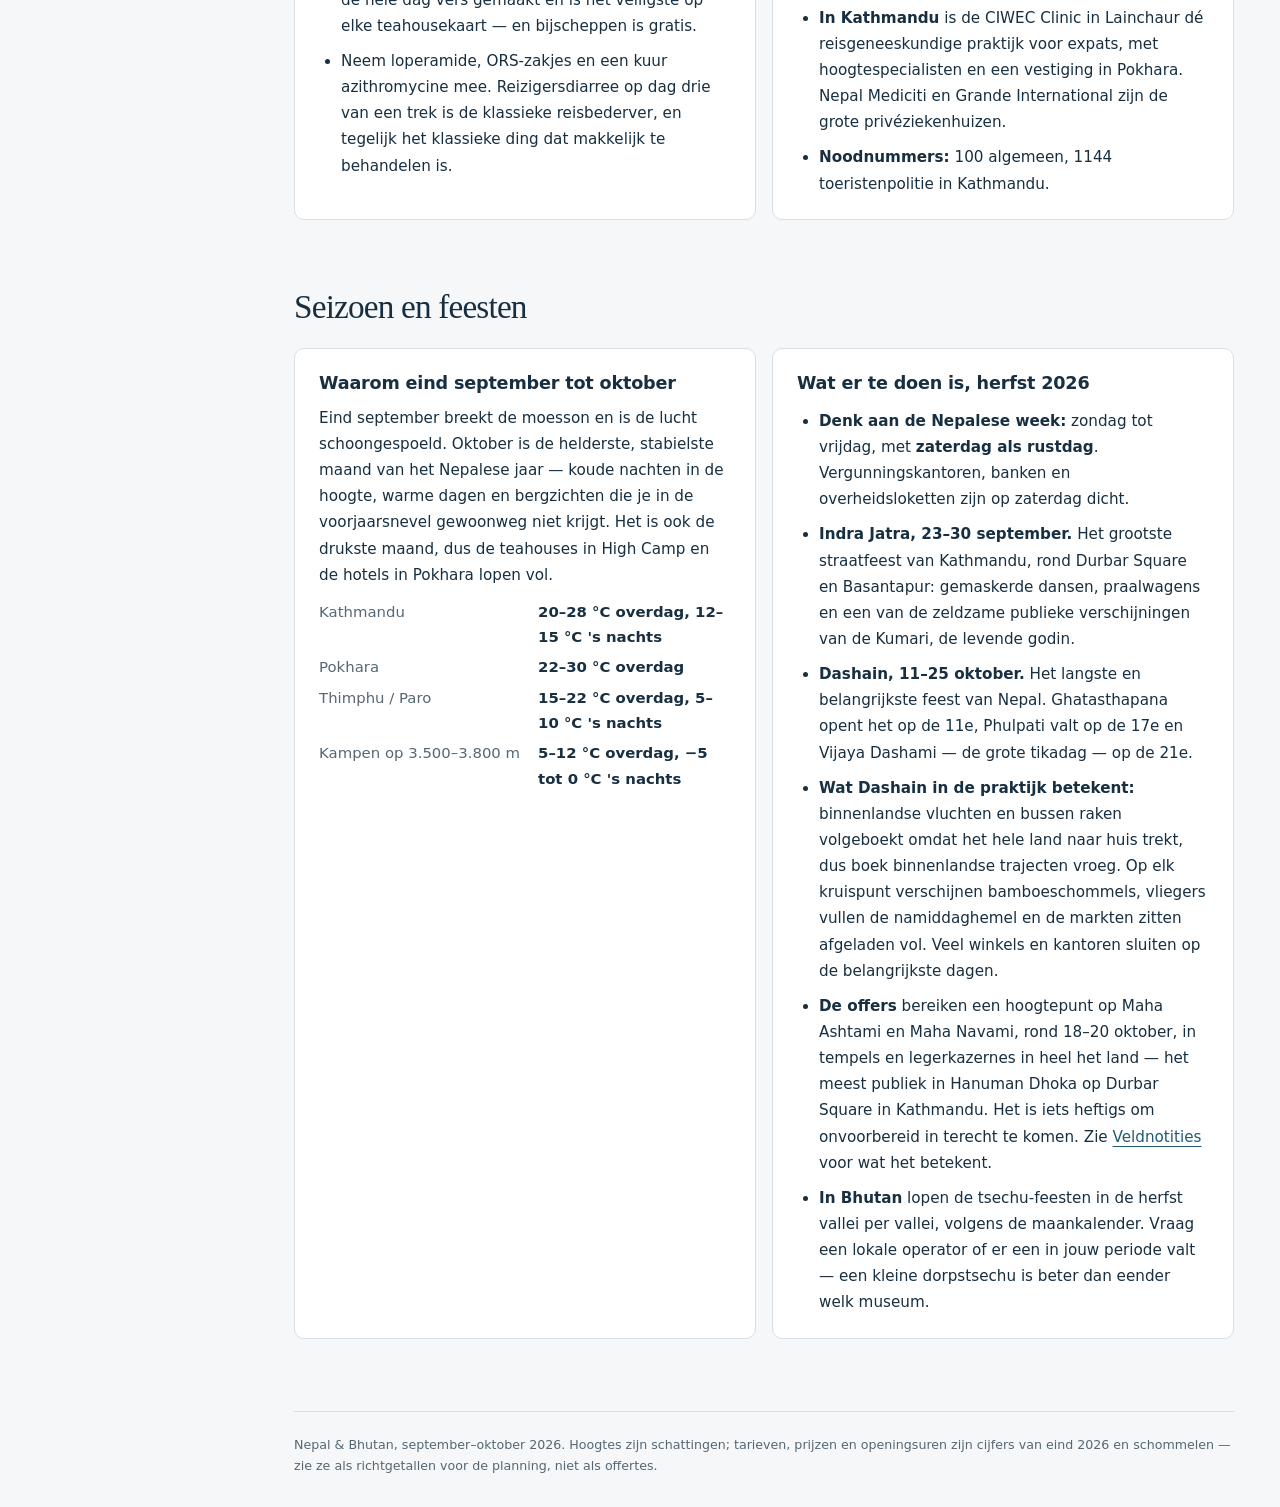
<file: practical.html>
<!doctype html>
<html lang="nl">
<head>
<meta charset="utf-8">
<meta name="robots" content="noindex, nofollow">
<meta name="viewport" content="width=device-width, initial-scale=1">
<title>Praktisch &middot; Nepal &amp; Bhutan 2026</title>
<link rel="stylesheet" href="assets/style.css?v=8">
<link rel="alternate" hreflang="nl" href="practical.html">
<link rel="alternate" hreflang="en" href="en/practical.html">
</head>
<body>
<a class="skip" href="#main">Naar de inhoud</a>
<div class="shell">
<aside class="sidebar">
  <a class="brand" href="index.html">
    <span class="brand-mark">&#2344;</span>
    <strong>Nepal &amp; Bhutan</strong>
    <span>SEPTEMBER &ndash; OKTOBER 2026</span>
  </a>
  <div class="lang" aria-label="Taal / Language">
    <a aria-current="true" lang="nl">NL</a>
    <a href="en/practical.html" hreflang="en" lang="en" aria-label="English version">EN</a>
  </div>
  <nav>
    <a href="index.html">De reis <span>Dag per dag</span></a>
    <a href="practical.html" aria-current="page">Praktisch <span>Vergunningen, geld, vervoer</span></a>
    <a href="tips.html">Tips &amp; gebruiken <span>Etiquette, eten, cultuur</span></a>
    <a href="religion.html">Religie <span>Hindoeïsme &amp; boeddhisme</span></a>
    <a href="discoveries.html">Veldnotities <span>Wat we bijleren</span></a>
    <a href="experiences.html">Onze belevenissen <span>Onderweg</span></a>
    <a href="ours.html">Onze reis <span>Vluchten, bedden, boekingen</span></a>
  </nav>
  <div class="side-bottom">
    <p class="lbl">EDITIE</p>
    <p>Bijgewerkt op 2 oktober 2026</p>
    <button class="side-btn" onclick="var r=document.documentElement;r.dataset.theme=(r.dataset.theme==='dark'?'light':'dark')">Ander thema</button>
    <button class="side-btn" onclick="window.print()">Pagina afdrukken</button>
  </div>
</aside>
<main id="main">
<div class="page-heading">
  <div>
    <span class="eyebrow">Praktisch</span>
    <h1>Hoe deze reis in de praktijk werkt</h1>
    <p class="intro">Visa, vergunningen, gidsen, geld, bereikbaarheid en hoogte — geschreven als naslag voor iedereen die na de moesson naar Nepal en Bhutan trekt, niet als to-dolijstje.</p>
  </div>
  <div class="edition"><strong>Naslag</strong><br>Cijfers eind 2026</div>
</div>

<div class="jump">
  <span class="jl">OP DEZE PAGINA</span>
  <a href="#visas">Visa &amp; inreis</a>
  <a href="#permits">Trekkingvergunningen</a>
  <a href="#guides">Gidsen &amp; agentschappen</a>
  <a href="#flights">Vluchten &amp; transfers</a>
  <a href="#money">Geld</a>
  <a href="#data">Telefoon &amp; data</a>
  <a href="#luggage">Bagage</a>
  <a href="#health">Gezondheid &amp; hoogte</a>
  <a href="#season">Seizoen &amp; feesten</a>
</div>

<section class="section" id="visas">
  <h2>Visa en inreis</h2>

  <div class="grid two">
    <div class="panel">
      <h3>Nepal</h3>
      <ul>
        <li><b>Visum bij aankomst</b> in Kathmandu voor de meeste nationaliteiten, EU-paspoorten inbegrepen. <b>US$ 30 voor 15 dagen, US$ 50 voor 30, US$ 125 voor 90.</b></li>
        <li><b>Betaal cash.</b> Dollars gaan het vlotst; euro's worden aanvaard tegen een slechte koers; kaartterminals zijn onbetrouwbaar. Neem ongevouwen biljetten mee en reken niet op wisselgeld.</li>
        <li>Je kunt de aanvraag <b>vooraf online invullen</b> op de site van het Department of Immigration, binnen 15 dagen voor aankomst. Print de barcode of neem er een screenshot van — dan wordt de rij aan de kiosk gewoon een scan. Anders gebruik je de kiosken in de aankomsthal, waarvan meestal de helft stuk is, of de papieren formulieren aan de zijkant, wat vaak sneller gaat.</li>
        <li><b>Toeristenvisa zijn standaard geldig voor meerdere inreizen</b>, dus voor een uitstap naar Bhutan of India heb je niets extra nodig. Maar de dagen lopen door vanaf je eerste inreis, ook de dagen die je buiten Nepal doorbrengt.</li>
        <li>Reken op 45–75 minuten van vliegtuigdeur tot taxi als je met een groot toestel aankomt.</li>
      </ul>
    </div>
    <div class="panel">
      <h3>Bhutan</h3>
      <ul>
        <li><b>Iedereen heeft vooraf een visum nodig</b> (behalve wie de Indiase, Bengalese of Maldivische nationaliteit heeft), en dat wordt aangevraagd door je erkende touroperator — zelf kun je het niet. US$ 40, eenmalig.</li>
        <li>Het visum wordt uitgereikt op basis van betaalde nachten, dus het komt pas als de tour betaald is. Er staat een periode op — „niet aankomen voor / na” — en het aantal nachten.</li>
        <li><b>De Sustainable Development Fee bedraagt US$ 100 per persoon per nacht</b> en staat los van wat de tour kost. Ze is niet optioneel en wordt niet terugbetaald.</li>
        <li>Je wordt in Paro opgewacht en heel je verblijf vergezeld door een gids. Op eigen houtje reizen mag niet.</li>
        <li>Neem een afdruk mee. De Bhutaanse immigratiedienst werkt efficiënt en hoffelijk, en de rij is kort.</li>
      </ul>
    </div>
  </div>
</section>

<section class="section" id="permits">
  <h2>Trekkingvergunningen in de Annapurna-regio</h2>
  <p class="section-lead">Op het Mardi Himal-pad worden twee dingen gecontroleerd, en een derde wordt er onderweg geïnd.</p>

  <div class="table-wrap"><table>
    <tr><th>Wat</th><th class="num">Kostprijs</th><th>Waar</th><th>Stand van zaken in 2026</th></tr>
    <tr><td>ACAP<br><span style="color:var(--muted);font-weight:400">Annapurna Conservation Area Permit</span></td><td class="num">NPR 3.000</td><td>Kantoren van de Nepal Tourism Board / NTNC — Damside (Pardi) in Pokhara, Bhrikutimandap in Kathmandu. Zo–vr, ongeveer 09:00–17:00, <b>op zaterdag gesloten</b></td><td><b>Verplicht en gecontroleerd.</b> Dit is degene die aan elke post wordt nagekeken</td></tr>
    <tr><td>TIMS-kaart<br><span style="color:var(--muted);font-weight:400">Trekkers' Information Management System</span></td><td class="num">NPR 1.000–2.000</td><td>Enkel uitgereikt via een geregistreerd trekkingagentschap — je kunt er geen meer aan het loket kopen</td><td><b>Niet gecontroleerd op de Annapurna-routes.</b> Zie hieronder</td></tr>
    <tr><td>Bijdrage Machhapuchhre Rural Municipality</td><td class="num">NPR 500–3.500</td><td>Cash te betalen aan een controlepost op het pad zelf</td><td>Te betalen op de dag zelf; kan niet vooraf geregeld worden</td></tr>
  </table></div>

  <div class="notice amber">
    <strong>De TIMS-situatie, eind 2026</strong>
    <p>TIMS bestaat op papier nog, maar op de belangrijkste Annapurna-routes — Base Camp, het Circuit, Poon Hill en Mardi Himal — controleren de posten de ACAP-vergunning en vragen ze er niet consequent naar. De verplichte gids die in 2023 werd ingevoerd, heeft het grootste deel van de opvolgfunctie overgenomen waarvoor TIMS bedoeld was, want elke trekker is nu gekoppeld aan een geregistreerd agentschap en een erkende gids.</p>
    <p>Het kost nog altijd heel weinig, en veel agentschappen regelen standaard een groeps-TIMS. <b>In Langtang, Manaslu, Kanchenjunga en het verre westen is het wél nog verplicht en wordt het gecontroleerd</b> — trek dit dus niet door naar andere regio's.</p>
  </div>

  <div class="grid two">
    <div class="panel">
      <h3>Haal je ACAP vóór het vertrekpunt</h3>
      <p>Kom je zonder aan een controlepost, dan betaal je <b>het dubbele — NPR 6.000 in plaats van 3.000</b> — en niet elke post kan er een uitreiken; sommige controleren alleen. Dat is een rij waar niemand op dag één om 09:30 zin in heeft.</p>
      <p>In Pokhara gaat het meestal sneller dan in Kathmandu: het kantoor in Damside wordt in het hoogseizoen minder bestormd, en met je documenten bij de hand ben je in minder dan een halfuur klaar.</p>
    </div>
    <div class="panel">
      <h3>Wat het kantoor nodig heeft</h3>
      <dl class="kv">
        <dt>Paspoort</dt><dd>Origineel, of een scan als een agentschap het voor je ophaalt</dd>
        <dt>Foto's</dt><dd>Twee pasfoto's per persoon</dd>
        <dt>Betaling</dt><dd>Nepalese roepies, cash</dd>
        <dt>Reisplan</dt><dd>Route en data</dd>
      </dl>
      <p style="margin-top:12px;color:var(--muted);font-size:.9rem">Een agentschap kan de vergunning in jouw plaats ophalen met enkel scans — handig als je uit het buitenland aankomt de dag voor je begint te stappen.</p>
    </div>
  </div>
</section>

<section class="section" id="guides">
  <h2>Gidsen, dragers en agentschappen</h2>

  <div class="notice">
    <strong>Een erkende gids is niet optioneel</strong>
    <p>Sinds april 2023 moeten buitenlandse trekkers in de nationale parken en beschermde gebieden van Nepal — de Annapurna Conservation Area inbegrepen — vergezeld worden door een erkende gids of drager-gids, ingehuurd via een door de overheid geregistreerd agentschap. De controleposten vragen ernaar. De sancties gaan van een boete tot teruggestuurd worden. Alleen reizen kan in de gewone zin nog altijd: je kunt alleen komen en op je eigen tempo stappen, maar niet zonder begeleiding.</p>
  </div>

  <div class="grid two">
    <div class="panel">
      <h3>Het onderscheid waar mensen over struikelen</h3>
      <p>Een <b>drager</b> draagt vracht. Een <b>gids</b> heeft een vergunning, en een <b>drager-gids</b> is een aparte vergunningscategorie die allebei doet. Zelf een drager inhuren — een vriend, een lokaal contact — is volkomen legitiem en vaak de betere uitkomst voor de persoon in kwestie. Het neemt de gidsplicht niet weg.</p>
      <p>Heeft degene met wie je wilt stappen een officiële trekkingvergunning, dan kan hij beide rollen opnemen; hij moet nog altijd op de papieren van een geregistreerd agentschap staan, maar dat is administratie, geen ander mens.</p>
    </div>
    <div class="panel">
      <h3>Wat het kost</h3>
      <dl class="kv">
        <dt>Erkende gids</dt><dd>US$ 25–35 per dag, inclusief zijn eigen eten en logies</dd>
        <dt>Drager</dt><dd>US$ 18–25 per dag, draagt tot 20 kg</dd>
        <dt>Teahouse, per persoon</dt><dd>NPR 3.500–5.000 per dag voor kamer en drie maaltijden</dd>
        <dt>Jeep, Lumre naar Pokhara of Sarangkot</dt><dd>NPR 1.500–2.500 per persoon gedeeld, of NPR 6.000–9.000 voor de hele jeep</dd>
        <dt>Pakket via agentschap, 5 dagen</dt><dd>Doorgaans US$ 350–500 per persoon, alles inbegrepen</dd>
      </dl>
    </div>
  </div>

  <div class="panel">
    <h3>Een agentschap kiezen, en het natrekken</h3>
    <p>Zoekresultaten voor „beste trekkingagentschap in Pokhara” zijn bijna volledig marketing van de agentschappen zelf, dus de nuttige signalen zitten elders:</p>
    <ul>
      <li><b>Een aanbeveling van een operator die je al vertrouwt.</b> Goede Himalaya-bedrijven kennen hun collega's, en een aanbeveling zet hun reputatie mee op het spel.</li>
      <li><b>Een aanbeveling van iemand die op het pad werkt.</b> Gidsen en dragers weten precies welke agentschappen fatsoenlijk betalen.</li>
      <li><b>Controle.</b> Kijk of het bedrijf in de <a href="https://www.taan.org.np/page/members-directory">ledenlijst van TAAN</a> staat, en vraag rechtstreeks naar het registratienummer bij het Ministry of Tourism, het vergunningsnummer van de gids en een bevestiging dat gids en drager verzekerd zijn. Een echt agentschap beantwoordt alle drie in één mail.</li>
    </ul>
    <p>Operatoren uit Pokhara zijn voor Annapurna-treks doorgaans 15–25% goedkoper dan die uit Kathmandu, omdat er geen transfer in de prijs zit.</p>
  </div>

  <div class="panel">
    <h3>Fooien, en bij wie ze terechtkomen</h3>
    <p>Ongeveer <b>10% van de trekkingprijs</b> is de Nepalese norm, op de laatste avond cash overhandigd, in een envelop. Voor een trek van vijf dagen reken je op NPR 8.000–12.000 voor een gids en NPR 5.000–7.000 voor een drager, samen van een duo trekkers. Haal het geld af voor je naar boven gaat — boven het vertrekpunt is er geen geldautomaat.</p>
    <p>In Bhutan zijn fooien niet verplicht, maar ze zijn deel van de toerismecultuur geworden: ongeveer <b>US$ 10–20 per dag voor de gids en US$ 10 per dag voor de chauffeur</b>, te geven op het einde.</p>
  </div>
</section>

<section class="section" id="flights">
  <h2>Vluchten en transfers</h2>

  <div class="grid two">
    <div class="panel">
      <h3>Tussen Kathmandu en Pokhara</h3>
      <ul>
        <li><b>Over de weg</b> is het zo'n 200 km via de Prithvi Highway: 6–8 uur met een privéwagen, meer met een lunch of een stop. Wij rijden op 6 oktober heen via <b>Bandipur</b>, halverwege en 30 minuten van de highway, en vliegen niet terug: op 14 oktober nemen we de bus naar Chitwan, en op 16 oktober van daar verder naar Kathmandu.</li>
        <li><b>Toeristenbussen</b> — Greenline en gelijkaardige maatschappijen — rijden elke ochtend van Pokhara naar Sauraha (Chitwan) en van Sauraha naar Kathmandu: vertrek rond 07:00, telkens zo'n 5–7 uur, met airco en een lunchstop, voor ongeveer US$ 10–15 per persoon. <b>Boek een dag op voorhand</b>, in de Dashainweek nog vroeger, want dan zit alles vol.</li>
        <li><b>Wil je toch vliegen:</b> <b>Buddha Air</b> vliegt zeventien keer of meer per dag heen en weer en heeft de beste operationele staat van dienst onder de Nepalese binnenlandse maatschappijen; <b>Yeti</b> is het gebruikelijke alternatief en vaak US$ 10–20 goedkoper. Buitenlanders betalen een hoger officieel tarief dan Nepalezen — reken op <b>US$ 90–125 enkel</b> voor een sprongetje van 25–30 minuten.</li>
        <li>De vluchten landen op <b>Pokhara International Airport</b>, het nieuwere vliegveld ten oosten van het meer, zo'n 45 minuten van Sarangkot.</li>
        <li><b>Bagage: 20 kg ruimbagage plus 5 kg handbagage.</b> Overgewicht kost NPR 100–150 per kilo, te betalen aan de balie — goedkoop, maar zorg voor roepies.</li>
        <li><b>De ochtendvluchten zijn de betrouwbare.</b> Annuleringen door het weer zijn schering en inslag, en de maatschappijen boeken je om naar de volgende vlucht — daarom heeft elk reisplan via Pokhara ergens een reservedag nodig.</li>
      </ul>
    </div>
    <div class="panel">
      <h3>Overstappen in Kathmandu</h3>
      <ul>
        <li>De internationale en de binnenlandse terminal liggen <b>zo'n 500 m uit elkaar</b> — 5–10 minuten te voet, of met een gratis pendelbus ongeveer om de twintig minuten.</li>
        <li>Er is <b>geen verbinding airside</b>: je gaat naar buiten, wandelt en checkt helemaal opnieuw in. De binnenlandse check-in sluit 45–60 minuten voor vertrek.</li>
        <li>Voorzie <b>twee tot drie uur</b> tussen een internationale aankomst en een binnenlands vertrek. Immigratie en bagage alleen kunnen al anderhalf uur duren.</li>
        <li>Vlieg je internationaal terug, dan is drie uur beter dan twee: meerdere veiligheidscontroles, manuele checks en geen slurven.</li>
      </ul>
    </div>
  </div>

  <div class="panel">
    <h3>Vervoer over land, gangbare tarieven</h3>
    <div class="table-wrap" style="margin:8px 0 0"><table>
      <tr><th>Traject</th><th class="num">Tarief</th><th class="num">Duur</th></tr>
      <tr><td>Luchthaven Kathmandu → Patan of Thamel</td><td class="num">NPR 1.200–1.800</td><td class="num">35–50 min</td></tr>
      <tr><td>Luchthaven Kathmandu → Bhaktapur</td><td class="num">NPR 1.200–1.800</td><td class="num">45–60 min</td></tr>
      <tr><td>Wagen met chauffeur, tempelronde in de vallei, hele dag</td><td class="num">NPR 5.000–6.500</td><td class="num">8–10 u</td></tr>
      <tr><td>Kathmandu → Bandipur → Sarangkot, wagen met chauffeur</td><td class="num">US$ 120–180</td><td class="num">~7 u + stops</td></tr>
      <tr><td>Luchthaven Pokhara → Sarangkot</td><td class="num">NPR 1.500–2.500</td><td class="num">40–50 min</td></tr>
      <tr><td>Toeristenbus Pokhara → Sauraha (Chitwan)</td><td class="num">US$ 10–15 p.p.</td><td class="num">5–6 u</td></tr>
      <tr><td>Toeristenbus Sauraha → Kathmandu</td><td class="num">US$ 10–15 p.p.</td><td class="num">5–7 u</td></tr>
      <tr><td>Kathmandu → Bhaktapur, taxi</td><td class="num">NPR 1.200–1.800</td><td class="num">30–45 min</td></tr>
    </table></div>
    <p style="margin-top:12px">Taxi's hebben een meter en niemand gebruikt hem: spreek de prijs vooraf af, of gebruik <b>Pathao</b> of <b>InDrive</b>, die vooraf een prijs geven en de discussie overbodig maken. Allebei hebben ze mobiele data nodig — nog een reden om op de luchthaven een simkaart te kopen.</p>
  </div>
</section>

<section class="section" id="money">
  <h2>Geld</h2>
  <div class="grid two">
    <div class="panel">
      <h3>Nepal</h3>
      <ul>
        <li>De <b>Nepalese roepie</b> staat op ongeveer NPR 155–165 voor een euro en NPR 135–140 voor een dollar. Hij is gekoppeld aan de Indiase roepie en beweegt dus mee met de INR.</li>
        <li><b>Geldautomaten rekenen een vast bedrag van zo'n NPR 500 aan</b> en beperken de meeste opnames tot NPR 35.000. Haal telkens het maximum af in plaats van vaak een beetje. Nabil, Himalayan, Standard Chartered en NIC Asia zijn de betrouwbare.</li>
        <li><b>Op een trek zijn er geen geldautomaten en geen kaartterminals.</b> Haal alles vooraf af: NPR 4.000–6.000 per persoon per dag dekt teahouse, drankjes, warme douches, opladen en de gemeentebijdrage, met de fooien er nog bovenop. Kleine biljetten — niemand op een bergkam kan duizend roepie wisselen.</li>
        <li>Kaarten werken in middenklassehotels, restaurants in Lakeside en Thamel en grotere winkels, meestal met een toeslag van 3–4%.</li>
        <li><b>Roepies kun je buiten Nepal niet wisselen.</b> Geef ze uit of wissel ze voor je vertrekt, en hou de wisselbonnetjes bij als je op de luchthaven wilt terugwisselen.</li>
      </ul>
    </div>
    <div class="panel">
      <h3>Bhutan</h3>
      <ul>
        <li>De <b>ngultrum</b> is één op één gekoppeld aan de Indiase roepie, en Indiase roepies circuleren vrij — <b>maar geen biljetten van 500 roepie</b>. Alleen honderdjes en kleiner.</li>
        <li>Een all-inclusive pakket dekt hotels, alle maaltijden, voertuig, gids, chauffeur en toegangsgelden, dus cash heb je nodig voor fooien, drankjes, shoppen en af en toe een offergave in een tempel.</li>
        <li><b>Het best wissel je bij aankomst op de luchthaven van Paro</b>, of bij Bank of Bhutan en BNB in Thimphu. Er zijn geldautomaten in Thimphu, Paro en Punakha die Visa en Mastercard aanvaarden, maar zie ze als reserve — lege automaten komen vaak voor.</li>
        <li>Zo'n <b>US$ 400–600 cash</b> volstaat ruim voor negen dagen fooien plus een mooie textielaankoop.</li>
        <li>Niet inbegrepen in een standaardpakket: alcohol, maaltijden in luxehotels waar je niet logeert, shoppen, fooien en een paardenrit naar Tiger's Nest.</li>
      </ul>
    </div>
  </div>
</section>

<section class="section" id="data">
  <h2>Telefoon en data</h2>
  <div class="grid two">
    <div class="panel">
      <h3>Nepal</h3>
      <ul>
        <li><b>Ncell</b> en <b>Nepal Telecom</b> hebben allebei een balie in de aankomsthal van Kathmandu, verkopen allebei zowel eSIM's als fysieke simkaarten, en bij allebei ben je in vijf à tien minuten klaar. Neem je paspoort mee; ze nemen er een foto van. Betaal cash.</li>
        <li>Toeristenbundels kosten ongeveer <b>NPR 500–1.500 voor 5–15 GB</b>, geldig 7 tot 30 dagen.</li>
        <li><b>Ncell is sneller in de steden; NTC houdt beter bereik in de bergen.</b> Reis je met z'n tweeën, neem dan van elk één — samen heb je bijna overal bereik op de Mardi-kam, waar je in Low Camp en High Camp een wisselend maar echt signaal hebt.</li>
        <li>Boven Forest Camp is er wifi in de teahouses voor NPR 200–500 per nacht, en die is traag. Opladen kost NPR 200–400 per toestel; met een powerbank van 20.000 mAh ben je van het probleem af. Kou slurpt batterijen leeg, dus slaap met je gsm in je slaapzak.</li>
      </ul>
    </div>
    <div class="panel">
      <h3>Bhutan</h3>
      <ul>
        <li>Toeristensimkaarten van <b>B-Mobile</b> of <b>TashiCell</b> worden verkocht op de luchthaven van Paro en in Thimphu, voor een paar honderd ngultrum. Je gids regelt er in vijf minuten een als je het op dag één vraagt.</li>
        <li>Misschien heb je er geen nodig. Hotels hebben wifi, en je bent de hele dag samen met een gids die een telefoon heeft.</li>
        <li><b>Stroom:</b> Bhutan gebruikt 230 V met stopcontacten van type D, F en G; Nepal 230 V met type C, D en M. Eén universele adapter per persoon volstaat voor beide, en met een korte stekkerdoos laad je in een teahouse vier dingen op met één adapter.</li>
      </ul>
    </div>
  </div>
</section>

<section class="section" id="luggage">
  <h2>Bagage</h2>
  <p class="section-lead">Combineer je Bhutan met een trek, dan krijg je met drie verschillende bagageregels te maken.</p>
  <div class="grid two">
    <div class="panel">
      <h3>De toegelaten bagage</h3>
      <div class="table-wrap" style="margin:8px 0 0"><table>
        <tr><th>Maatschappij</th><th>Ruimbagage</th><th>Handbagage</th></tr>
        <tr><td>Langeafstandsvlucht naar Kathmandu</td><td>Doorgaans 1 stuk, 23 kg</td><td>7 kg</td></tr>
        <tr><td>Drukair, Kathmandu–Paro</td><td>30 kg</td><td>5 kg</td></tr>
        <tr><td>Nepalese binnenlandse vluchten</td><td>20 kg</td><td>5 kg</td></tr>
      </table></div>
    </div>
    <div class="panel">
      <h3>Waar de tassen naartoe gaan</h3>
      <ul>
        <li><b>Bhutan:</b> neem alles mee. Dertig kilo per persoon is royaal, en de warme lagen heb je sowieso nodig voor een nacht op 3.800 m.</li>
        <li><b>De trek:</b> laat de grote tassen achter in het hotel in Sarangkot of bij het agentschap — allebei doen ze dat gratis en zonder problemen. Op de kam draagt ieder een dagrugzak van 30–35 liter, plus één plunjezak voor een drager als je er een neemt.</li>
        <li><b>De terugvlucht:</b> weer 23 kg. Weeg de dag ervoor; thangka's, pashmina en een houten kom tellen sneller op dan je denkt.</li>
      </ul>
    </div>
  </div>
  <div class="notice plain">
    <strong>De twee dingen die mensen thuislaten</strong>
    <p>Een <b>degelijke dons- of synthetische jas</b> — in High Camp zakt het kwik onder nul, en in een kamp op Bumdra begin oktober ook. En een <b>slaapzak of lakenzak tot ongeveer −5 °C</b>: dekens in de teahouses zijn er wel, maar ze zijn dun. De meeste agentschappen in Pokhara verhuren slaapzakken voor een paar dollar per dag, als je er liever geen meesleept.</p>
  </div>
</section>

<section class="section" id="health">
  <h2>Gezondheid en hoogte</h2>
  <div class="grid two">
    <div class="panel">
      <h3>Verzekering</h3>
      <p>De meeste gewone Europese polissen sluiten trekking boven 3.000 of 4.000 m uit, en bijna allemaal sluiten ze evacuatie per helikopter uit zonder avonturenoptie. Voor een trek tot 4.200–4.500 m heb je nodig:</p>
      <ul>
        <li><b>Dekking voor trekking tot minstens 4.500 m</b> — omschreven als trekking, niet als alpinisme</li>
        <li><b>Opsporing, redding en evacuatie per helikopter.</b> Een heli-evacuatie vanuit een hooggelegen kamp kost US$ 3.000–6.000 en is in een noodgeval de enige manier om van een kam af te raken</li>
        <li><b>Medische repatriëring</b>, en dekking voor Bhutan én Nepal</li>
      </ul>
      <p>Hou het polisnummer en het 24-urennoodnummer <b>op papier</b> bij je. Je gsm kan plat liggen of geen bereik hebben net wanneer je hem nodig hebt.</p>
    </div>
    <div class="panel">
      <h3>Hoogte</h3>
      <ul>
        <li><b>Let op</b> hoofdpijn die niet weggaat, misselijkheid, duizeligheid, kortademigheid in rust, slecht slapen en weinig eetlust. Lichte klachten op 3.500 m zijn normaal; verergerende klachten betekenen afdalen, niet doorbijten.</li>
        <li><b>Acetazolamide (Diamox)</b>, 125 mg twee keer per dag, is het meenemen waard voor de hoogste nachten. Vraag het je dokter voor vertrek, of koop het zonder voorschrift in eender welke apotheek in Kathmandu voor een paar euro.</li>
        <li>Drink drie à vier liter per dag, eet meer dan je zin hebt, laat alcohol staan boven ongeveer 3.000 m, en slaap nooit hoger dan nodig.</li>
        <li>Een reisplan waarbij je een hoog punt aantikt en dan lager slaapt, is meer waard dan een extra rustdag op de verkeerde plek.</li>
      </ul>
    </div>
    <div class="panel">
      <h3>Water en magen</h3>
      <ul>
        <li><b>Drink nooit kraantjeswater.</b> Flessenwater is prima in de steden; op het pad gebruik je het gekookte water van de teahouse (NPR 100–200 per liter) of zuiver je zelf met een filter, een SteriPen of chloordioxidetabletten. Plastic flessen kopen op een bergkam is duur en wordt lokaal niet graag gezien.</li>
        <li>Gekookt, warm en vers is de regel. Dal bhat wordt de hele dag vers gemaakt en is het veiligste op elke teahousekaart — en bijscheppen is gratis.</li>
        <li>Neem loperamide, ORS-zakjes en een kuur azithromycine mee. Reizigersdiarree op dag drie van een trek is de klassieke reisbederver, en tegelijk het klassieke ding dat makkelijk te behandelen is.</li>
      </ul>
    </div>
    <div class="panel">
      <h3>Voor vertrek, en als er iets gebeurt</h3>
      <ul>
        <li><b>Vaccinaties:</b> standaard hepatitis A, tyfus en tetanus-difterie-polio; hepatitis B en hondsdolheid als er tijd is. Vanuit Europa is niets verplicht om binnen te mogen.</li>
        <li><b>Malaria</b> is op deze hoogtes geen probleem.</li>
        <li><b>Zon:</b> op 4.200 m is de uv-straling meedogenloos, ook als het koud is. Factor 50, lippenbalsem met SPF en een zonnebril van categorie 3 of 4.</li>
        <li><b>In Kathmandu</b> is de CIWEC Clinic in Lainchaur dé reisgeneeskundige praktijk voor expats, met hoogtespecialisten en een vestiging in Pokhara. Nepal Mediciti en Grande International zijn de grote privéziekenhuizen.</li>
        <li><b>Noodnummers:</b> 100 algemeen, 1144 toeristenpolitie in Kathmandu.</li>
      </ul>
    </div>
  </div>
</section>

<section class="section" id="season">
  <h2>Seizoen en feesten</h2>
  <div class="grid two">
    <div class="panel">
      <h3>Waarom eind september tot oktober</h3>
      <p>Eind september breekt de moesson en is de lucht schoongespoeld. Oktober is de helderste, stabielste maand van het Nepalese jaar — koude nachten in de hoogte, warme dagen en bergzichten die je in de voorjaarsnevel gewoonweg niet krijgt. Het is ook de drukste maand, dus de teahouses in High Camp en de hotels in Pokhara lopen vol.</p>
      <dl class="kv" style="margin-top:12px">
        <dt>Kathmandu</dt><dd>20–28 °C overdag, 12–15 °C 's nachts</dd>
        <dt>Pokhara</dt><dd>22–30 °C overdag</dd>
        <dt>Thimphu / Paro</dt><dd>15–22 °C overdag, 5–10 °C 's nachts</dd>
        <dt>Kampen op 3.500–3.800 m</dt><dd>5–12 °C overdag, −5 tot 0 °C 's nachts</dd>
      </dl>
    </div>
    <div class="panel">
      <h3>Wat er te doen is, herfst 2026</h3>
      <ul>
        <li><b>Denk aan de Nepalese week:</b> zondag tot vrijdag, met <b>zaterdag als rustdag</b>. Vergunningskantoren, banken en overheidsloketten zijn op zaterdag dicht.</li>
        <li><b>Indra Jatra, 23–30 september.</b> Het grootste straatfeest van Kathmandu, rond Durbar Square en Basantapur: gemaskerde dansen, praalwagens en een van de zeldzame publieke verschijningen van de Kumari, de levende godin.</li>
        <li><b>Dashain, 11–25 oktober.</b> Het langste en belangrijkste feest van Nepal. Ghatasthapana opent het op de 11e, Phulpati valt op de 17e en Vijaya Dashami — de grote tikadag — op de 21e.</li>
        <li><b>Wat Dashain in de praktijk betekent:</b> binnenlandse vluchten en bussen raken volgeboekt omdat het hele land naar huis trekt, dus boek binnenlandse trajecten vroeg. Op elk kruispunt verschijnen bamboeschommels, vliegers vullen de namiddaghemel en de markten zitten afgeladen vol. Veel winkels en kantoren sluiten op de belangrijkste dagen.</li><li><b>De offers</b> bereiken een hoogtepunt op Maha Ashtami en Maha Navami, rond 18–20 oktober, in tempels en legerkazernes in heel het land — het meest publiek in Hanuman Dhoka op Durbar Square in Kathmandu. Het is iets heftigs om onvoorbereid in terecht te komen. Zie <a href="discoveries.html#nepal">Veldnotities</a> voor wat het betekent.</li>
        <li><b>In Bhutan</b> lopen de tsechu-feesten in de herfst vallei per vallei, volgens de maankalender. Vraag een lokale operator of er een in jouw periode valt — een kleine dorpstsechu is beter dan eender welk museum.</li>
      </ul>
    </div>
  </div>
</section>

<footer>
  <p>Nepal &amp; Bhutan, september&ndash;oktober 2026. Hoogtes zijn schattingen; tarieven, prijzen en openingsuren zijn cijfers van eind 2026 en schommelen &mdash; zie ze als richtgetallen voor de planning, niet als offertes.</p>
</footer>
</main>
</div>
</body>
</html>
</file>
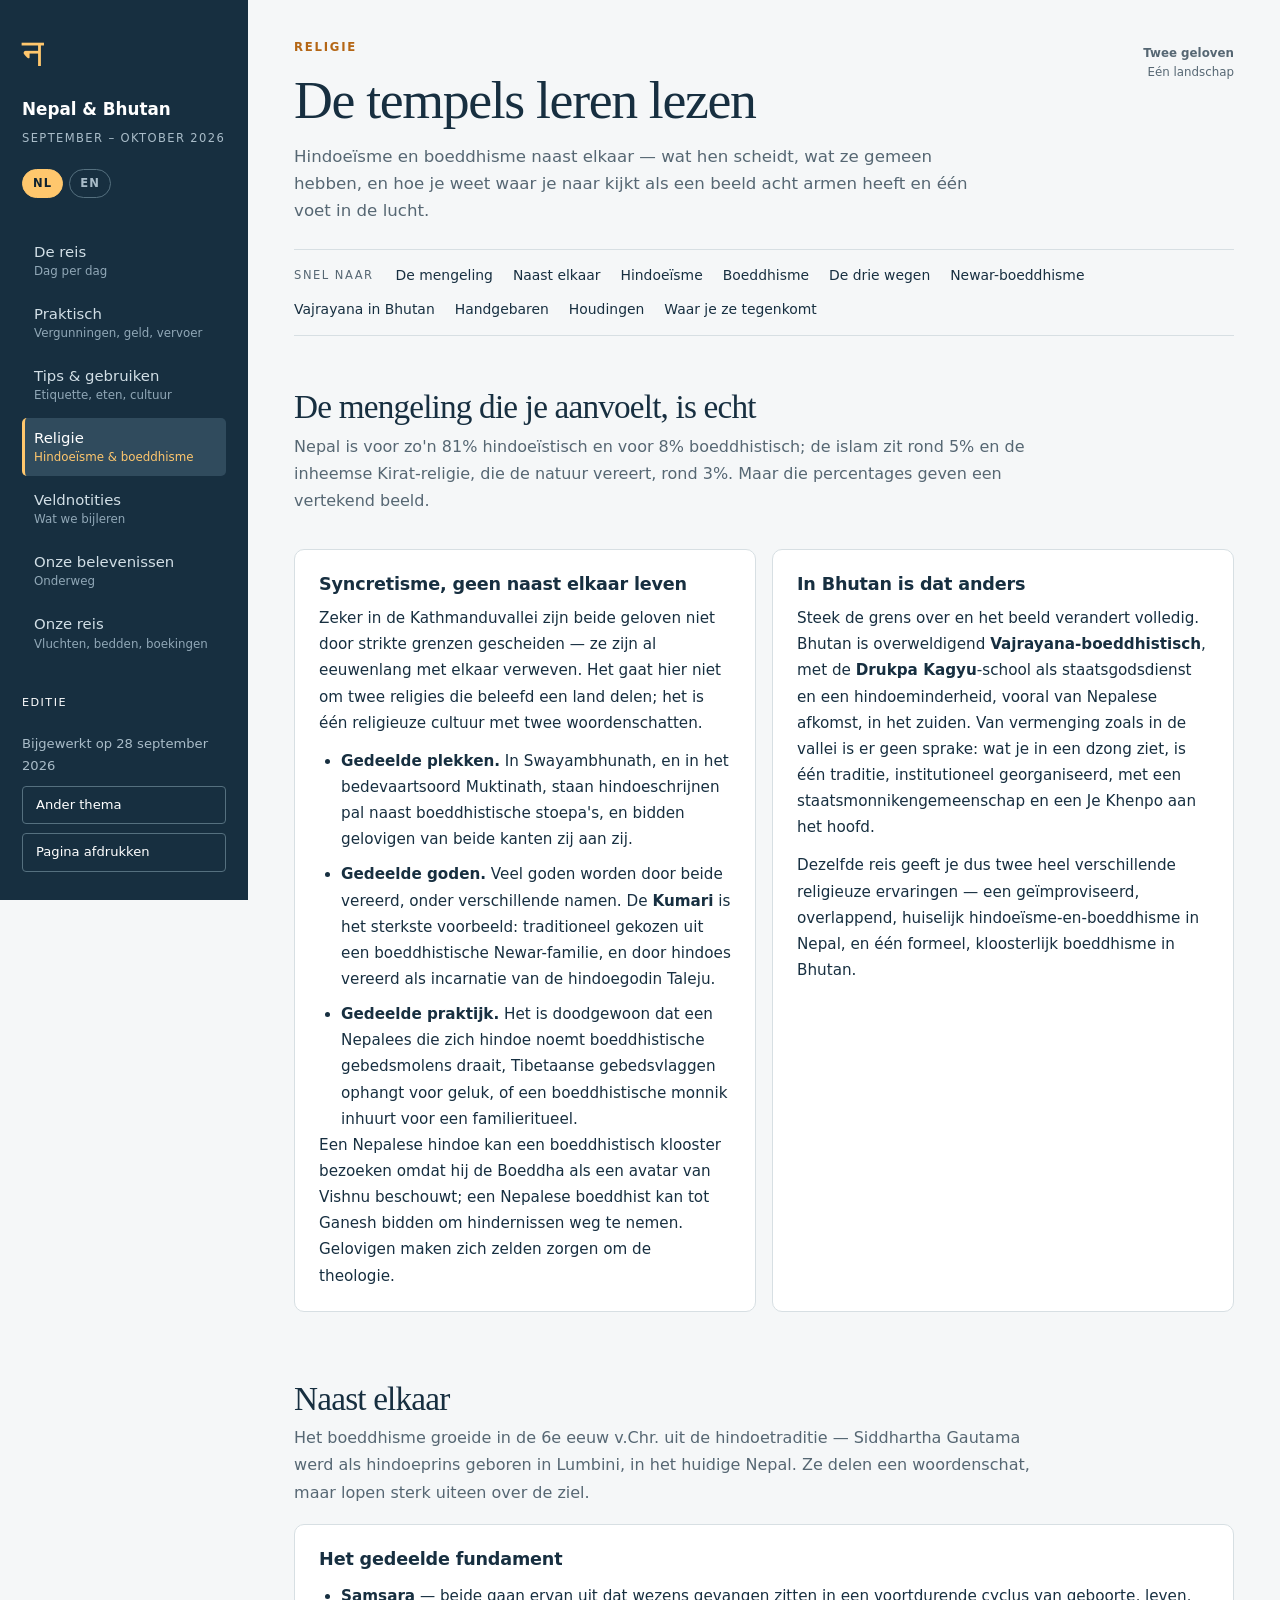
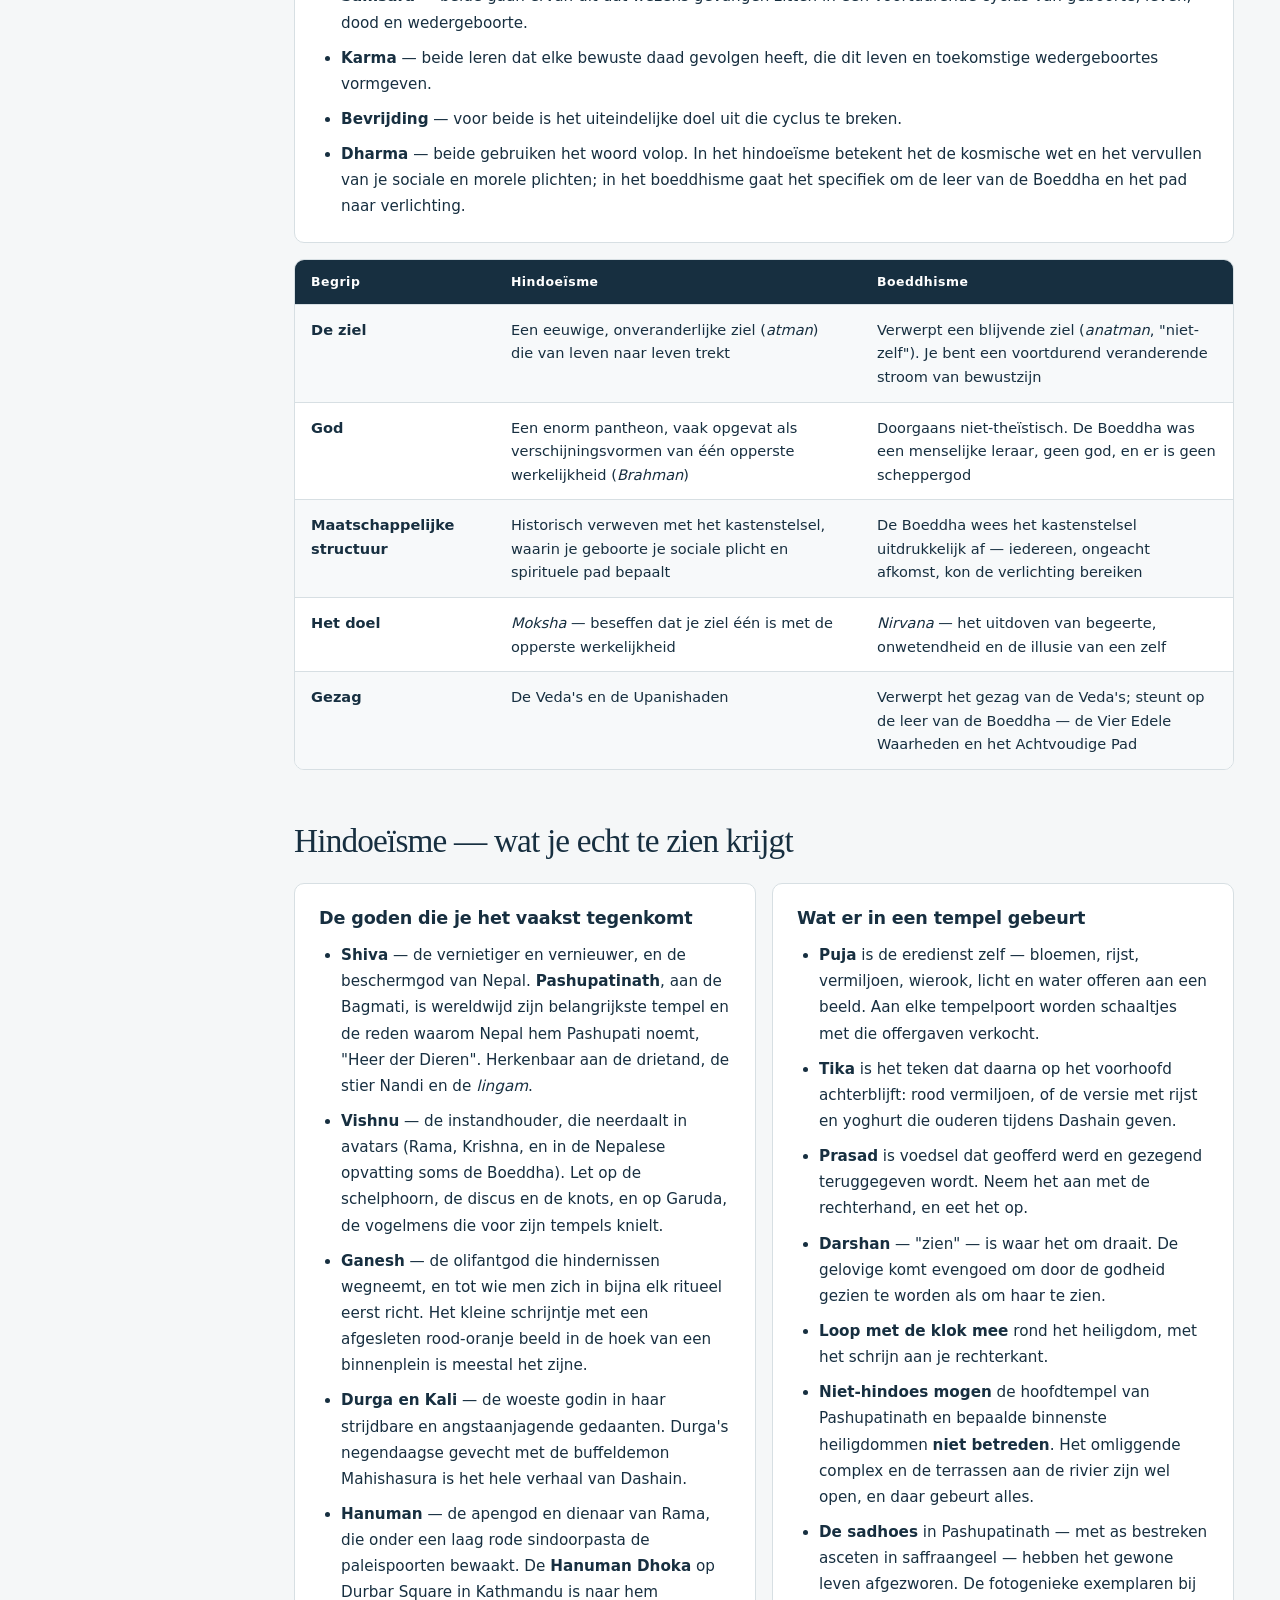
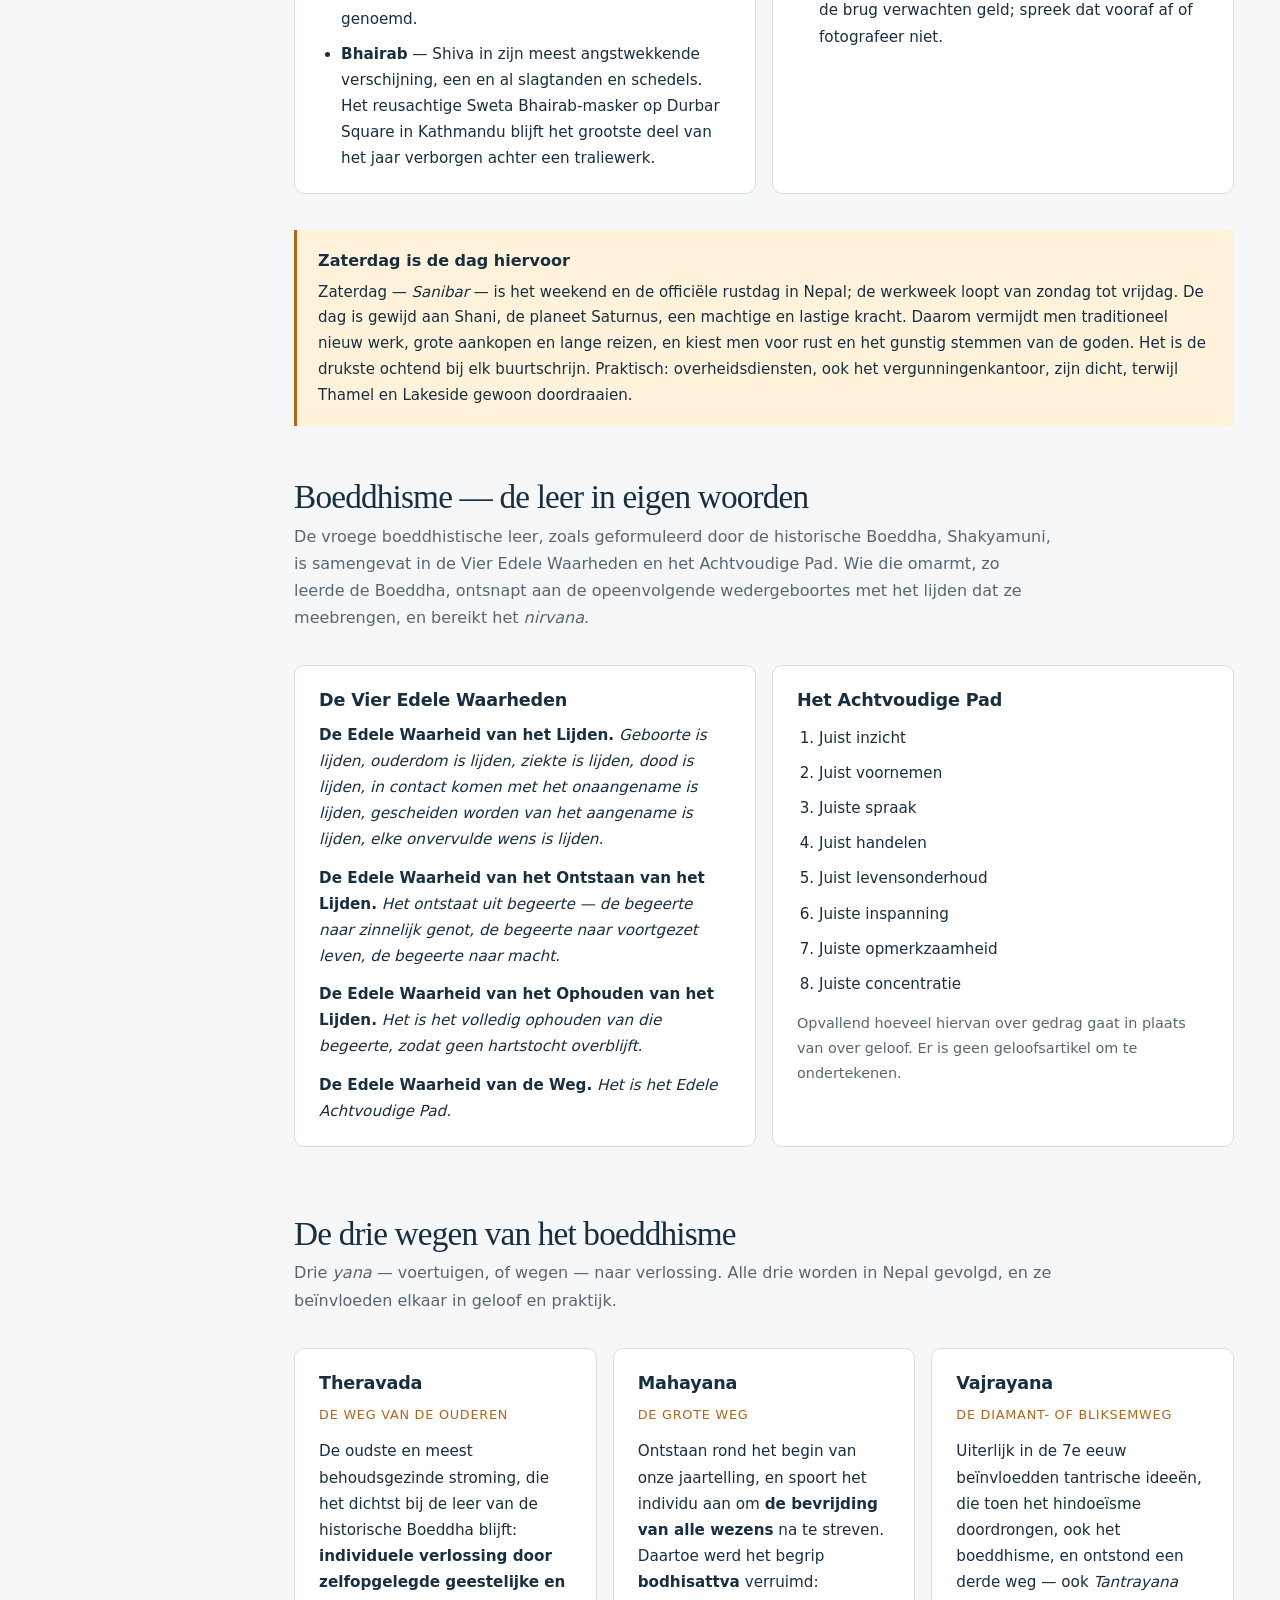
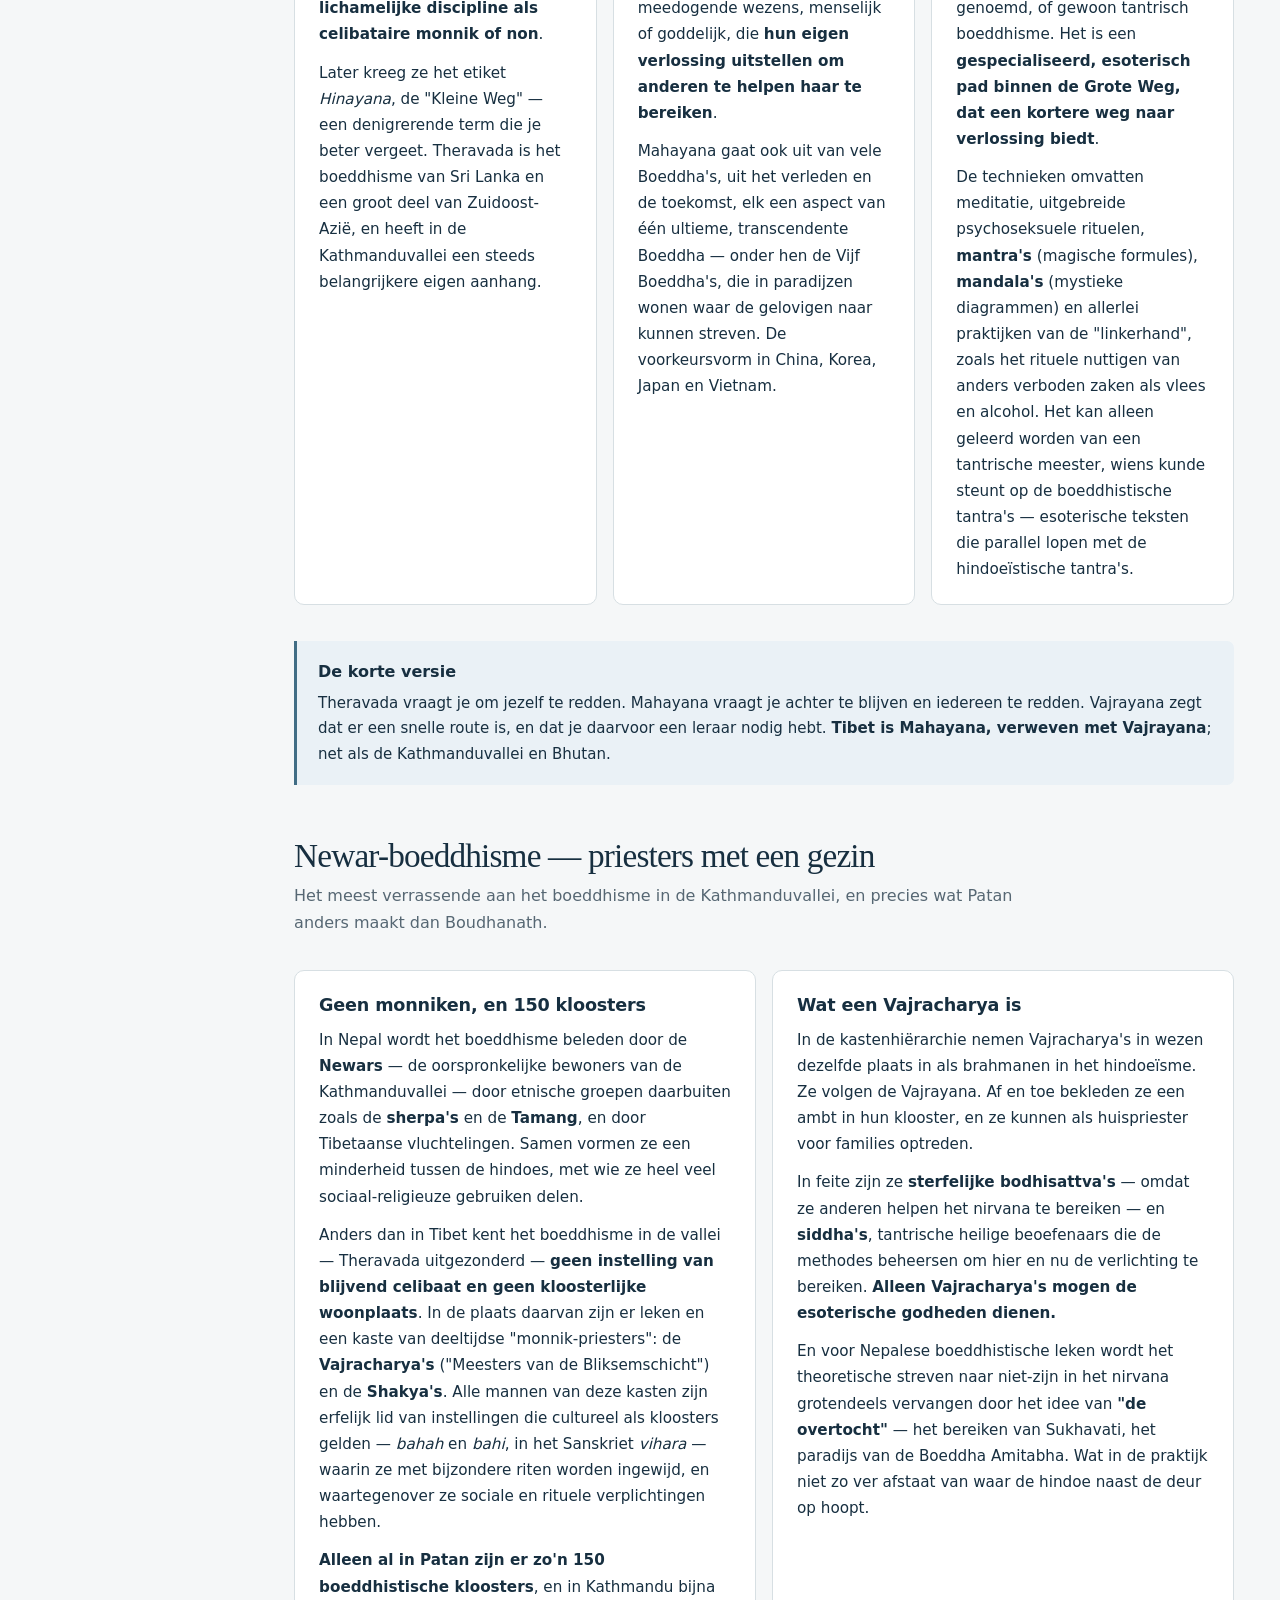
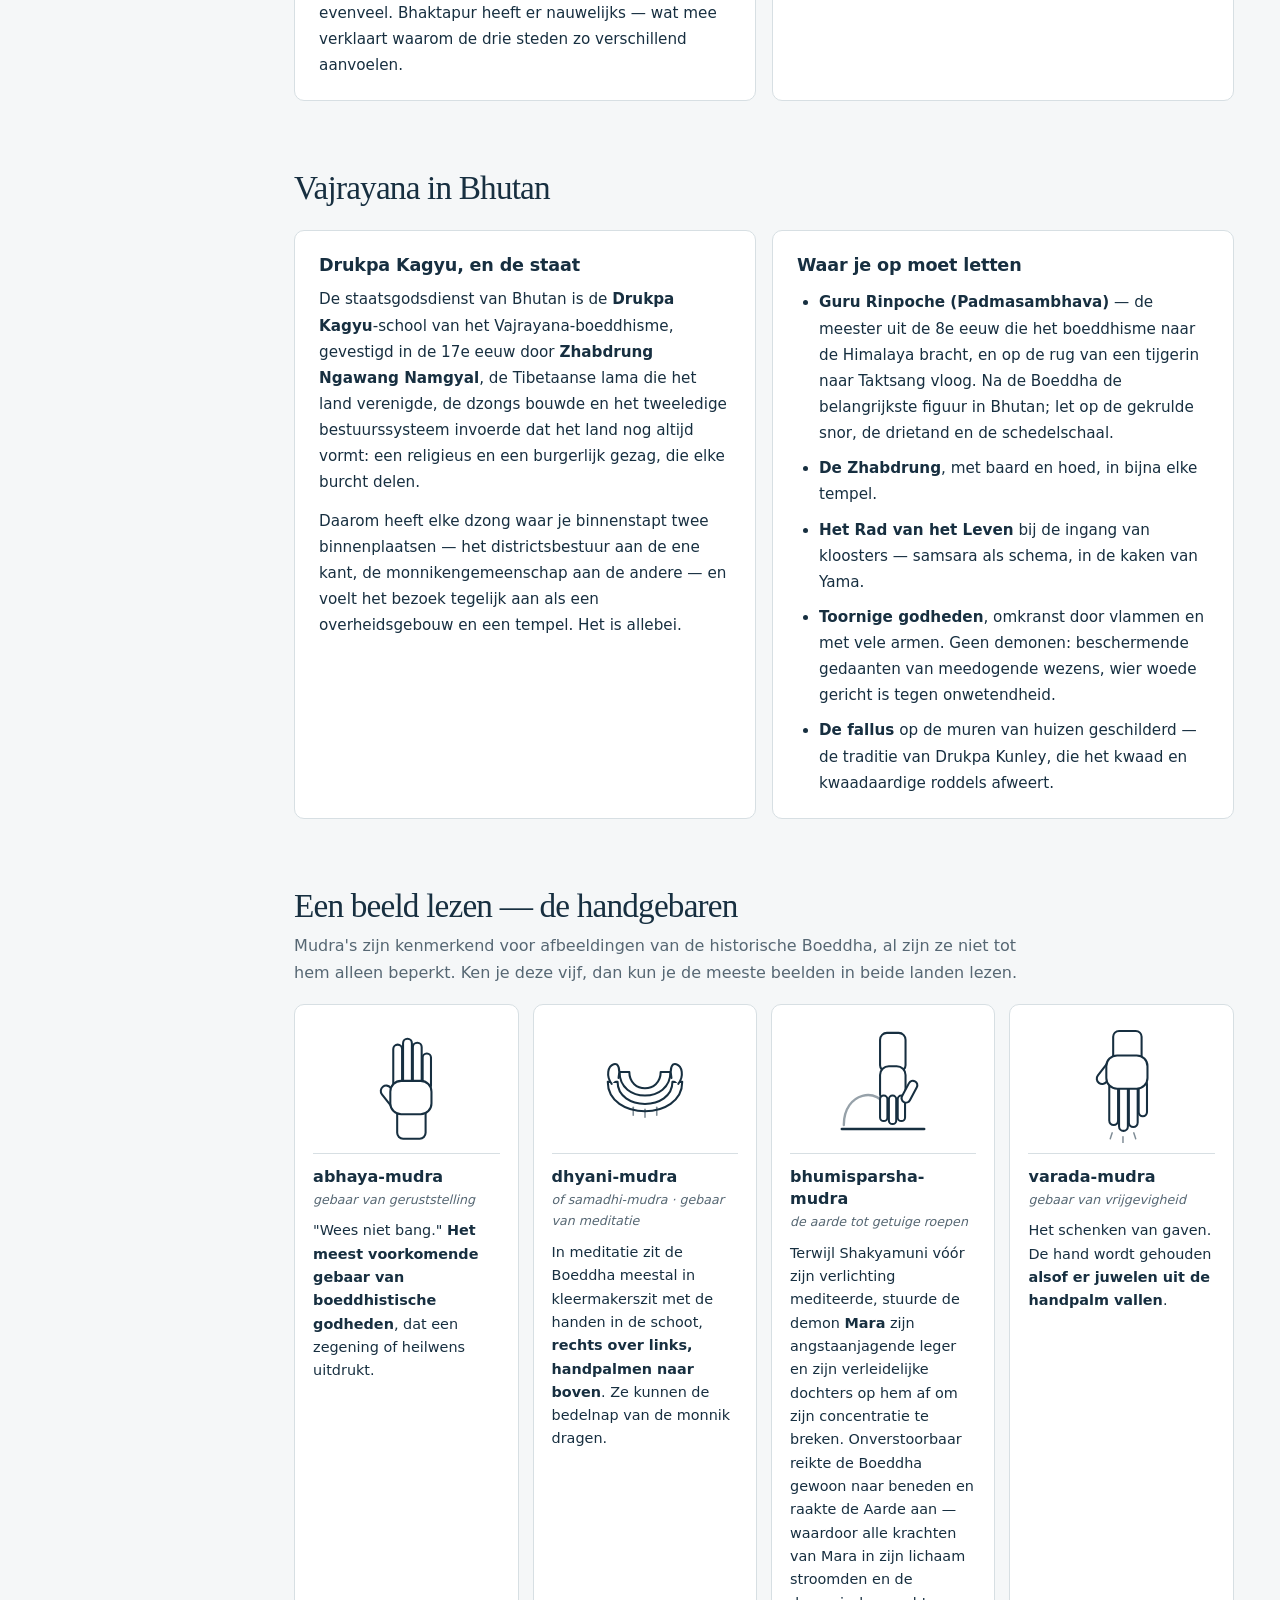
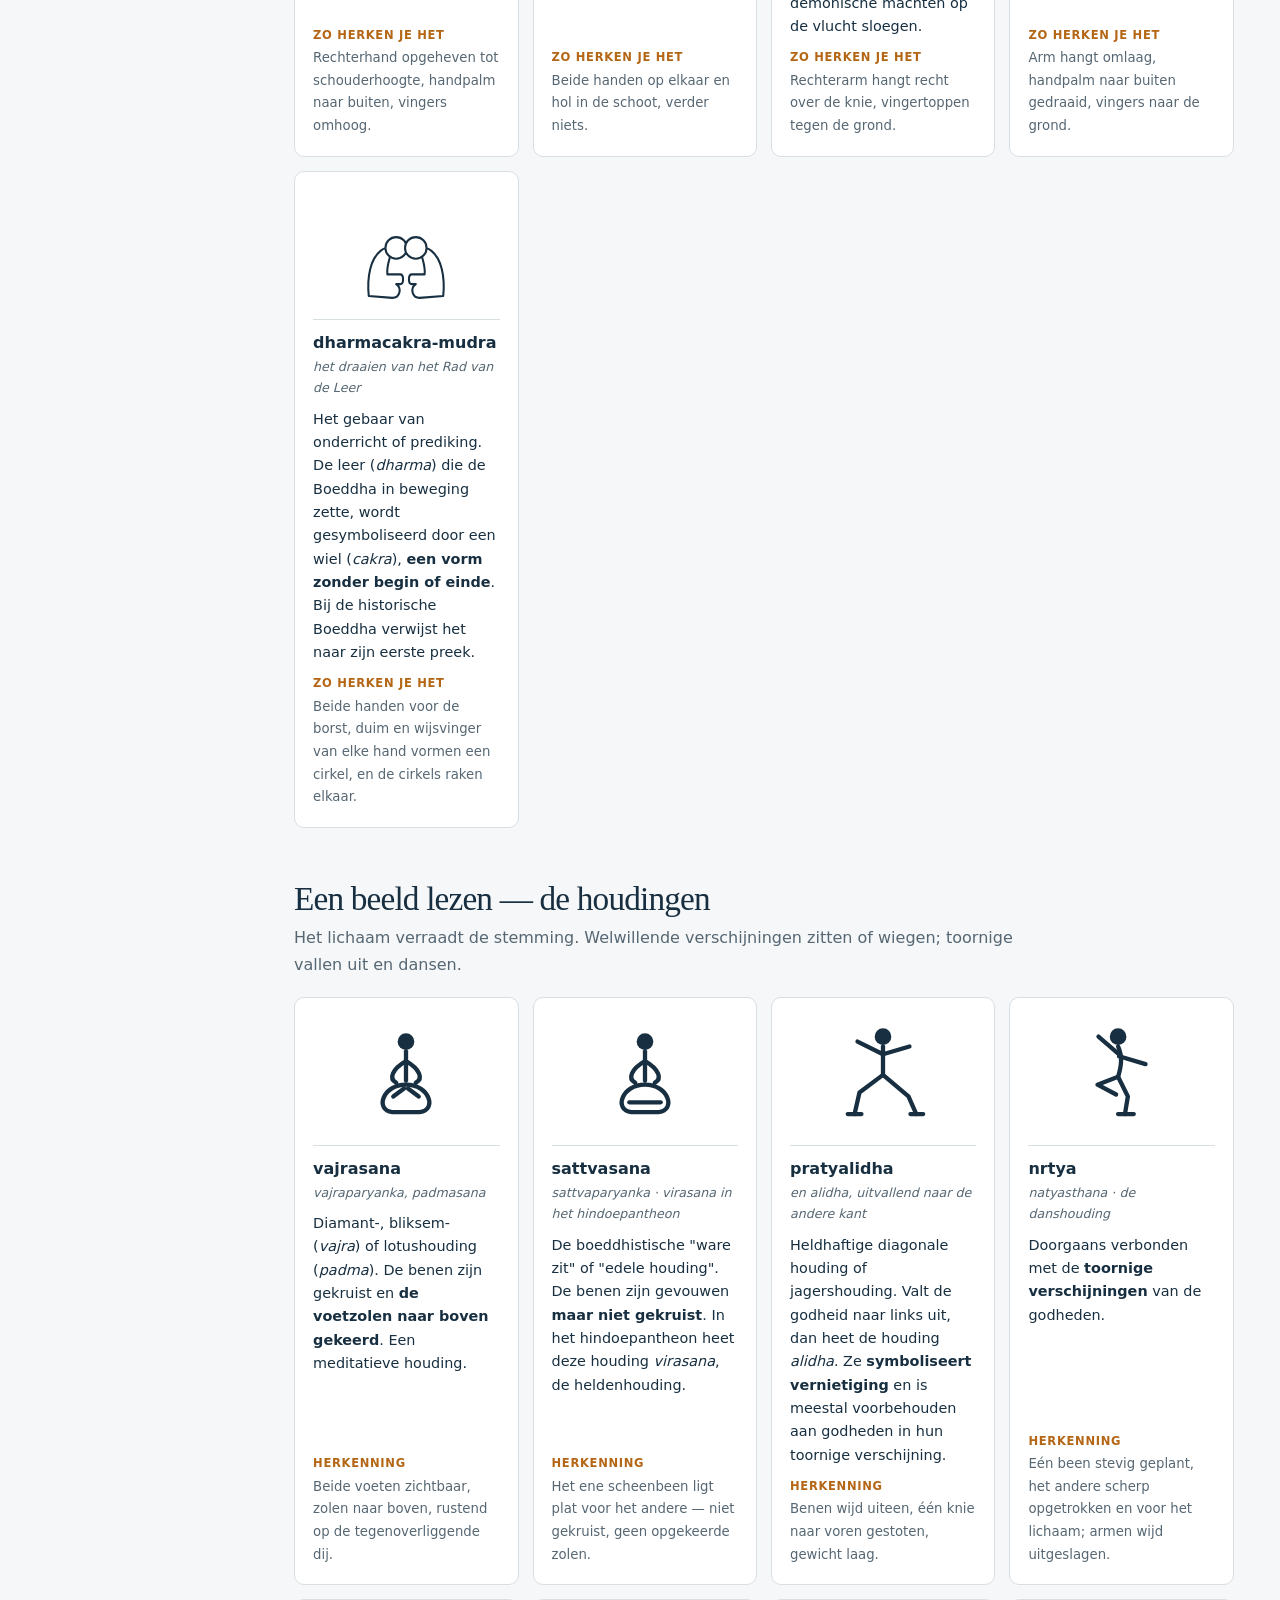
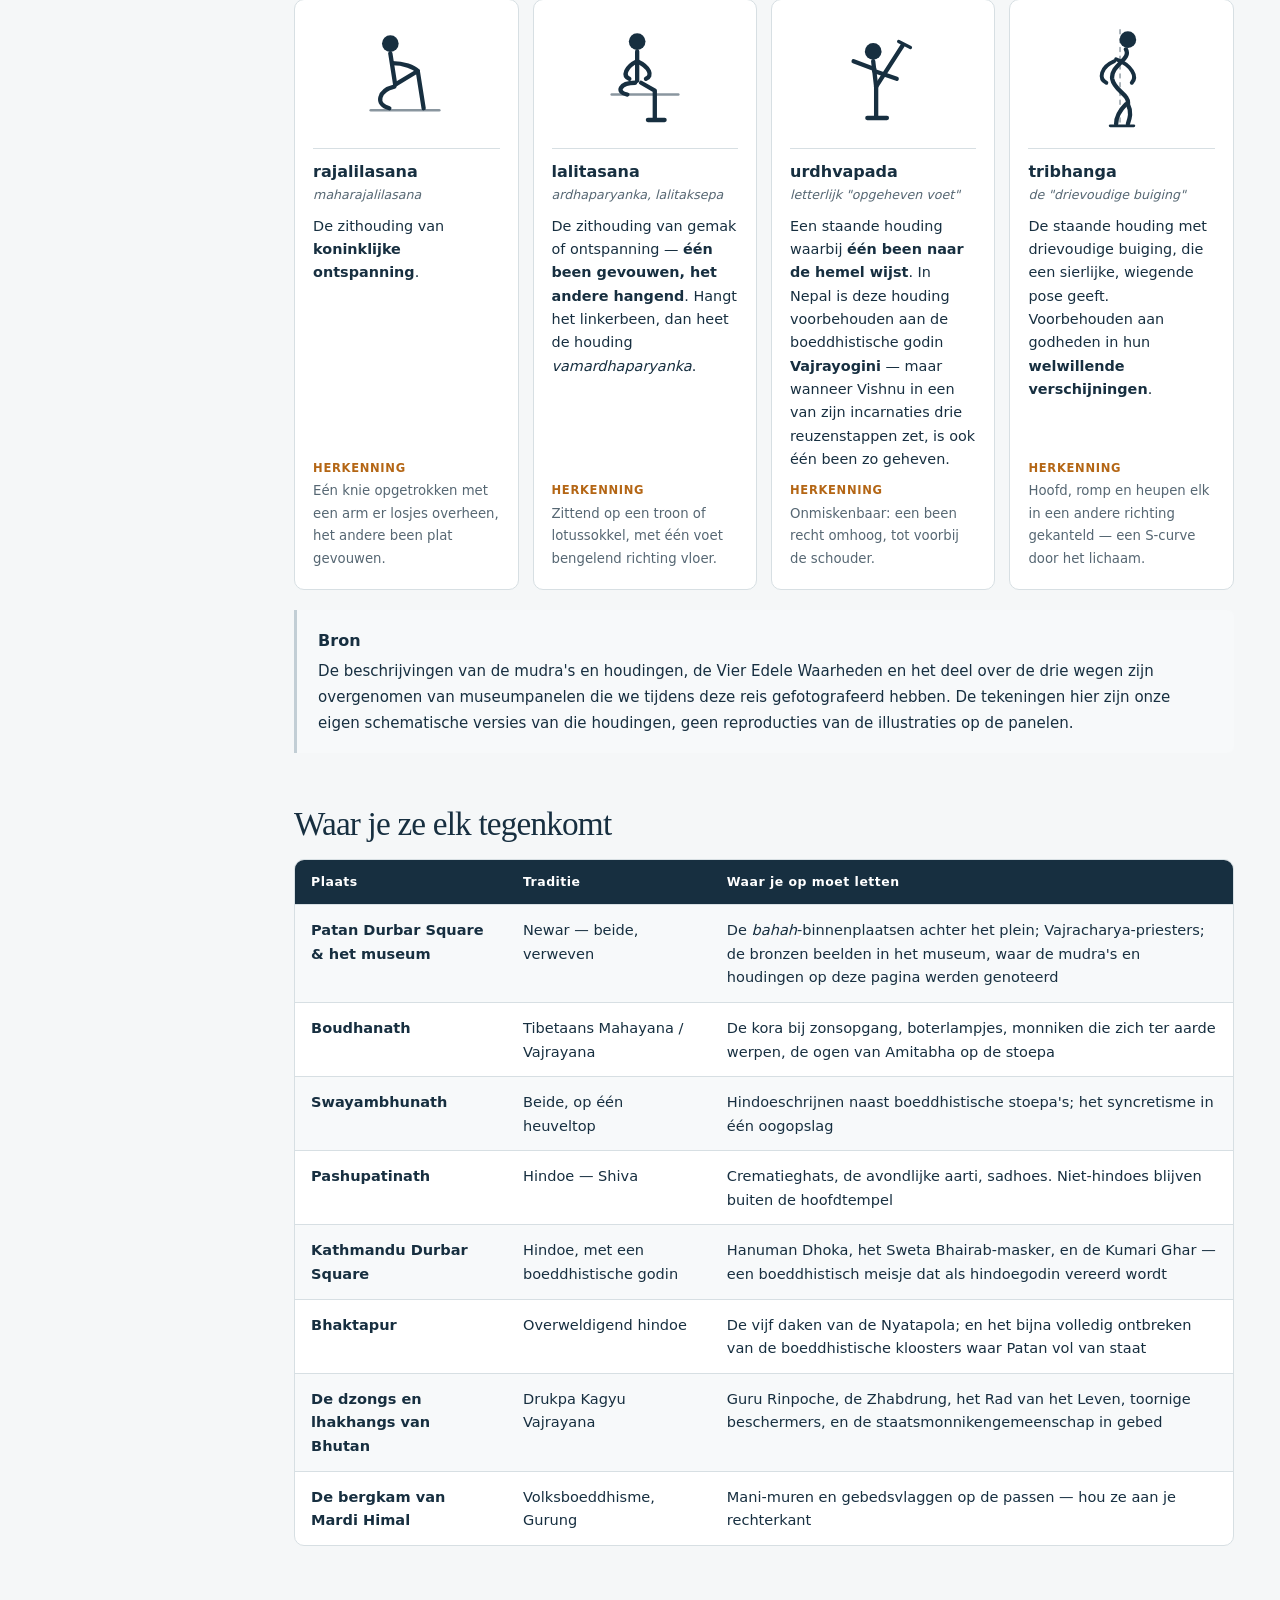
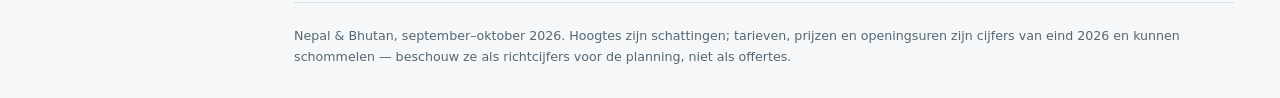
<file: religion.html>
<!doctype html>
<html lang="nl">
<head>
<meta charset="utf-8">
<meta name="robots" content="noindex, nofollow">
<meta name="viewport" content="width=device-width, initial-scale=1">
<title>Religie &middot; Nepal &amp; Bhutan 2026</title>
<link rel="stylesheet" href="assets/style.css?v=8">
<link rel="alternate" hreflang="nl" href="religion.html">
<link rel="alternate" hreflang="en" href="en/religion.html">
</head>
<body>
<a class="skip" href="#main">Naar de inhoud</a>
<div class="shell">
<aside class="sidebar">
  <a class="brand" href="index.html">
    <span class="brand-mark">&#2344;</span>
    <strong>Nepal &amp; Bhutan</strong>
    <span>SEPTEMBER &ndash; OKTOBER 2026</span>
  </a>
  <div class="lang" aria-label="Taal / Language">
    <a aria-current="true" lang="nl">NL</a>
    <a href="en/religion.html" hreflang="en" lang="en" aria-label="English version">EN</a>
  </div>
  <nav>
    <a href="index.html">De reis <span>Dag per dag</span></a>
    <a href="practical.html">Praktisch <span>Vergunningen, geld, vervoer</span></a>
    <a href="tips.html">Tips &amp; gebruiken <span>Etiquette, eten, cultuur</span></a>
    <a href="religion.html" aria-current="page">Religie <span>Hindoeïsme &amp; boeddhisme</span></a>
    <a href="discoveries.html">Veldnotities <span>Wat we bijleren</span></a>
    <a href="experiences.html">Onze belevenissen <span>Onderweg</span></a>
    <a href="ours.html">Onze reis <span>Vluchten, bedden, boekingen</span></a>
  </nav>
  <div class="side-bottom">
    <p class="lbl">EDITIE</p>
    <p>Bijgewerkt op 28 september 2026</p>
    <button class="side-btn" onclick="var r=document.documentElement;r.dataset.theme=(r.dataset.theme==='dark'?'light':'dark')">Ander thema</button>
    <button class="side-btn" onclick="window.print()">Pagina afdrukken</button>
  </div>
</aside>
<main id="main">
<div class="page-heading">
  <div>
    <span class="eyebrow">Religie</span>
    <h1>De tempels leren lezen</h1>
    <p class="intro">Hindoeïsme en boeddhisme naast elkaar — wat hen scheidt, wat ze gemeen hebben, en hoe je weet waar je naar kijkt als een beeld acht armen heeft en één voet in de lucht.</p>
  </div>
  <div class="edition"><strong>Twee geloven</strong><br>Eén landschap</div>
</div>

<div class="jump">
  <span class="jl">SNEL NAAR</span>
  <a href="#mix">De mengeling</a>
  <a href="#compare">Naast elkaar</a>
  <a href="#hindu">Hindoeïsme</a>
  <a href="#buddhism">Boeddhisme</a>
  <a href="#ways">De drie wegen</a>
  <a href="#newar">Newar-boeddhisme</a>
  <a href="#bhutan">Vajrayana in Bhutan</a>
  <a href="#mudras">Handgebaren</a>
  <a href="#postures">Houdingen</a>
  <a href="#where">Waar je ze tegenkomt</a>
</div>

<section class="section" id="mix">
  <h2>De mengeling die je aanvoelt, is echt</h2>
  <p class="section-lead">Nepal is voor zo'n 81% hindoeïstisch en voor 8% boeddhistisch; de islam zit rond 5% en de inheemse Kirat-religie, die de natuur vereert, rond 3%. Maar die percentages geven een vertekend beeld.</p>

  <div class="grid two">
    <div class="panel">
      <h3>Syncretisme, geen naast elkaar leven</h3>
      <p>Zeker in de Kathmanduvallei zijn beide geloven niet door strikte grenzen gescheiden — ze zijn al eeuwenlang met elkaar verweven. Het gaat hier niet om twee religies die beleefd een land delen; het is één religieuze cultuur met twee woordenschatten.</p>
      <ul>
        <li><b>Gedeelde plekken.</b> In Swayambhunath, en in het bedevaartsoord Muktinath, staan hindoeschrijnen pal naast boeddhistische stoepa's, en bidden gelovigen van beide kanten zij aan zij.</li>
        <li><b>Gedeelde goden.</b> Veel goden worden door beide vereerd, onder verschillende namen. De <b>Kumari</b> is het sterkste voorbeeld: traditioneel gekozen uit een boeddhistische Newar-familie, en door hindoes vereerd als incarnatie van de hindoegodin Taleju.</li>
        <li><b>Gedeelde praktijk.</b> Het is doodgewoon dat een Nepalees die zich hindoe noemt boeddhistische gebedsmolens draait, Tibetaanse gebedsvlaggen ophangt voor geluk, of een boeddhistische monnik inhuurt voor een familieritueel.</li>
      </ul>
      <p>Een Nepalese hindoe kan een boeddhistisch klooster bezoeken omdat hij de Boeddha als een avatar van Vishnu beschouwt; een Nepalese boeddhist kan tot Ganesh bidden om hindernissen weg te nemen. Gelovigen maken zich zelden zorgen om de theologie.</p>
    </div>
    <div class="panel">
      <h3>In Bhutan is dat anders</h3>
      <p>Steek de grens over en het beeld verandert volledig. Bhutan is overweldigend <b>Vajrayana-boeddhistisch</b>, met de <b>Drukpa Kagyu</b>-school als staatsgodsdienst en een hindoeminderheid, vooral van Nepalese afkomst, in het zuiden. Van vermenging zoals in de vallei is er geen sprake: wat je in een dzong ziet, is één traditie, institutioneel georganiseerd, met een staatsmonnikengemeenschap en een Je Khenpo aan het hoofd.</p>
      <p>Dezelfde reis geeft je dus twee heel verschillende religieuze ervaringen — een geïmproviseerd, overlappend, huiselijk hindoeïsme-en-boeddhisme in Nepal, en één formeel, kloosterlijk boeddhisme in Bhutan.</p>
    </div>
  </div>
</section>

<section class="section" id="compare">
  <h2>Naast elkaar</h2>
  <p class="section-lead">Het boeddhisme groeide in de 6e eeuw v.Chr. uit de hindoetraditie — Siddhartha Gautama werd als hindoeprins geboren in Lumbini, in het huidige Nepal. Ze delen een woordenschat, maar lopen sterk uiteen over de ziel.</p>

  <div class="panel">
    <h3>Het gedeelde fundament</h3>
    <ul>
      <li><b>Samsara</b> — beide gaan ervan uit dat wezens gevangen zitten in een voortdurende cyclus van geboorte, leven, dood en wedergeboorte.</li>
      <li><b>Karma</b> — beide leren dat elke bewuste daad gevolgen heeft, die dit leven en toekomstige wedergeboortes vormgeven.</li>
      <li><b>Bevrijding</b> — voor beide is het uiteindelijke doel uit die cyclus te breken.</li>
      <li><b>Dharma</b> — beide gebruiken het woord volop. In het hindoeïsme betekent het de kosmische wet en het vervullen van je sociale en morele plichten; in het boeddhisme gaat het specifiek om de leer van de Boeddha en het pad naar verlichting.</li>
    </ul>
  </div>

  <div class="table-wrap"><table>
    <tr><th>Begrip</th><th>Hindoeïsme</th><th>Boeddhisme</th></tr>
    <tr><td>De ziel</td><td>Een eeuwige, onveranderlijke ziel (<em>atman</em>) die van leven naar leven trekt</td><td>Verwerpt een blijvende ziel (<em>anatman</em>, "niet-zelf"). Je bent een voortdurend veranderende stroom van bewustzijn</td></tr>
    <tr><td>God</td><td>Een enorm pantheon, vaak opgevat als verschijningsvormen van één opperste werkelijkheid (<em>Brahman</em>)</td><td>Doorgaans niet-theïstisch. De Boeddha was een menselijke leraar, geen god, en er is geen scheppergod</td></tr>
    <tr><td>Maatschappelijke structuur</td><td>Historisch verweven met het kastenstelsel, waarin je geboorte je sociale plicht en spirituele pad bepaalt</td><td>De Boeddha wees het kastenstelsel uitdrukkelijk af — iedereen, ongeacht afkomst, kon de verlichting bereiken</td></tr>
    <tr><td>Het doel</td><td><em>Moksha</em> — beseffen dat je ziel één is met de opperste werkelijkheid</td><td><em>Nirvana</em> — het uitdoven van begeerte, onwetendheid en de illusie van een zelf</td></tr>
    <tr><td>Gezag</td><td>De Veda's en de Upanishaden</td><td>Verwerpt het gezag van de Veda's; steunt op de leer van de Boeddha — de Vier Edele Waarheden en het Achtvoudige Pad</td></tr>
  </table></div>
</section>

<section class="section" id="hindu">
  <h2>Hindoeïsme — wat je echt te zien krijgt</h2>

  <div class="grid two">
    <div class="panel">
      <h3>De goden die je het vaakst tegenkomt</h3>
      <ul>
        <li><b>Shiva</b> — de vernietiger en vernieuwer, en de beschermgod van Nepal. <b>Pashupatinath</b>, aan de Bagmati, is wereldwijd zijn belangrijkste tempel en de reden waarom Nepal hem Pashupati noemt, "Heer der Dieren". Herkenbaar aan de drietand, de stier Nandi en de <em>lingam</em>.</li>
        <li><b>Vishnu</b> — de instandhouder, die neerdaalt in avatars (Rama, Krishna, en in de Nepalese opvatting soms de Boeddha). Let op de schelphoorn, de discus en de knots, en op Garuda, de vogelmens die voor zijn tempels knielt.</li>
        <li><b>Ganesh</b> — de olifantgod die hindernissen wegneemt, en tot wie men zich in bijna elk ritueel eerst richt. Het kleine schrijntje met een afgesleten rood-oranje beeld in de hoek van een binnenplein is meestal het zijne.</li>
        <li><b>Durga en Kali</b> — de woeste godin in haar strijdbare en angstaanjagende gedaanten. Durga's negendaagse gevecht met de buffeldemon Mahishasura is het hele verhaal van Dashain.</li>
        <li><b>Hanuman</b> — de apengod en dienaar van Rama, die onder een laag rode sindoorpasta de paleispoorten bewaakt. De <b>Hanuman Dhoka</b> op Durbar Square in Kathmandu is naar hem genoemd.</li>
        <li><b>Bhairab</b> — Shiva in zijn meest angstwekkende verschijning, een en al slagtanden en schedels. Het reusachtige Sweta Bhairab-masker op Durbar Square in Kathmandu blijft het grootste deel van het jaar verborgen achter een traliewerk.</li>
      </ul>
    </div>
    <div class="panel">
      <h3>Wat er in een tempel gebeurt</h3>
      <ul>
        <li><b>Puja</b> is de eredienst zelf — bloemen, rijst, vermiljoen, wierook, licht en water offeren aan een beeld. Aan elke tempelpoort worden schaaltjes met die offergaven verkocht.</li>
        <li><b>Tika</b> is het teken dat daarna op het voorhoofd achterblijft: rood vermiljoen, of de versie met rijst en yoghurt die ouderen tijdens Dashain geven.</li>
        <li><b>Prasad</b> is voedsel dat geofferd werd en gezegend teruggegeven wordt. Neem het aan met de rechterhand, en eet het op.</li>
        <li><b>Darshan</b> — "zien" — is waar het om draait. De gelovige komt evengoed om door de godheid gezien te worden als om haar te zien.</li>
        <li><b>Loop met de klok mee</b> rond het heiligdom, met het schrijn aan je rechterkant.</li>
        <li><b>Niet-hindoes mogen</b> de hoofdtempel van Pashupatinath en bepaalde binnenste heiligdommen <b>niet betreden</b>. Het omliggende complex en de terrassen aan de rivier zijn wel open, en daar gebeurt alles.</li>
        <li><b>De sadhoes</b> in Pashupatinath — met as bestreken asceten in saffraangeel — hebben het gewone leven afgezworen. De fotogenieke exemplaren bij de brug verwachten geld; spreek dat vooraf af of fotografeer niet.</li>
      </ul>
    </div>
  </div>

  <div class="notice amber">
    <strong>Zaterdag is de dag hiervoor</strong>
    <p>Zaterdag — <em>Sanibar</em> — is het weekend en de officiële rustdag in Nepal; de werkweek loopt van zondag tot vrijdag. De dag is gewijd aan Shani, de planeet Saturnus, een machtige en lastige kracht. Daarom vermijdt men traditioneel nieuw werk, grote aankopen en lange reizen, en kiest men voor rust en het gunstig stemmen van de goden. Het is de drukste ochtend bij elk buurtschrijn. Praktisch: overheidsdiensten, ook het vergunningenkantoor, zijn dicht, terwijl Thamel en Lakeside gewoon doordraaien.</p>
  </div>
</section>

<section class="section" id="buddhism">
  <h2>Boeddhisme — de leer in eigen woorden</h2>
  <p class="section-lead">De vroege boeddhistische leer, zoals geformuleerd door de historische Boeddha, Shakyamuni, is samengevat in de Vier Edele Waarheden en het Achtvoudige Pad. Wie die omarmt, zo leerde de Boeddha, ontsnapt aan de opeenvolgende wedergeboortes met het lijden dat ze meebrengen, en bereikt het <em>nirvana</em>.</p>

  <div class="grid two">
    <div class="panel">
      <h3>De Vier Edele Waarheden</h3>
      <p><b>De Edele Waarheid van het Lijden.</b> <em>Geboorte is lijden, ouderdom is lijden, ziekte is lijden, dood is lijden, in contact komen met het onaangename is lijden, gescheiden worden van het aangename is lijden, elke onvervulde wens is lijden.</em></p>
      <p><b>De Edele Waarheid van het Ontstaan van het Lijden.</b> <em>Het ontstaat uit begeerte — de begeerte naar zinnelijk genot, de begeerte naar voortgezet leven, de begeerte naar macht.</em></p>
      <p><b>De Edele Waarheid van het Ophouden van het Lijden.</b> <em>Het is het volledig ophouden van die begeerte, zodat geen hartstocht overblijft.</em></p>
      <p><b>De Edele Waarheid van de Weg.</b> <em>Het is het Edele Achtvoudige Pad.</em></p>
    </div>
    <div class="panel">
      <h3>Het Achtvoudige Pad</h3>
      <ol>
        <li>Juist inzicht</li>
        <li>Juist voornemen</li>
        <li>Juiste spraak</li>
        <li>Juist handelen</li>
        <li>Juist levensonderhoud</li>
        <li>Juiste inspanning</li>
        <li>Juiste opmerkzaamheid</li>
        <li>Juiste concentratie</li>
      </ol>
      <p style="margin-top:14px;color:var(--muted);font-size:.9rem">Opvallend hoeveel hiervan over gedrag gaat in plaats van over geloof. Er is geen geloofsartikel om te ondertekenen.</p>
    </div>
  </div>
</section>

<section class="section" id="ways">
  <h2>De drie wegen van het boeddhisme</h2>
  <p class="section-lead">Drie <em>yana</em> — voertuigen, of wegen — naar verlossing. Alle drie worden in Nepal gevolgd, en ze beïnvloeden elkaar in geloof en praktijk.</p>

  <div class="grid three">
    <div class="panel">
      <h3>Theravada</h3>
      <p class="muted" style="color:var(--gold);font-size:.8rem;letter-spacing:.06em;text-transform:uppercase;margin-bottom:8px">De Weg van de Ouderen</p>
      <p>De oudste en meest behoudsgezinde stroming, die het dichtst bij de leer van de historische Boeddha blijft: <b>individuele verlossing door zelfopgelegde geestelijke en lichamelijke discipline als celibataire monnik of non</b>.</p>
      <p>Later kreeg ze het etiket <em>Hinayana</em>, de "Kleine Weg" — een denigrerende term die je beter vergeet. Theravada is het boeddhisme van Sri Lanka en een groot deel van Zuidoost-Azië, en heeft in de Kathmanduvallei een steeds belangrijkere eigen aanhang.</p>
    </div>
    <div class="panel">
      <h3>Mahayana</h3>
      <p class="muted" style="color:var(--gold);font-size:.8rem;letter-spacing:.06em;text-transform:uppercase;margin-bottom:8px">De Grote Weg</p>
      <p>Ontstaan rond het begin van onze jaartelling, en spoort het individu aan om <b>de bevrijding van alle wezens</b> na te streven. Daartoe werd het begrip <b>bodhisattva</b> verruimd: meedogende wezens, menselijk of goddelijk, die <b>hun eigen verlossing uitstellen om anderen te helpen haar te bereiken</b>.</p>
      <p>Mahayana gaat ook uit van vele Boeddha's, uit het verleden en de toekomst, elk een aspect van één ultieme, transcendente Boeddha — onder hen de Vijf Boeddha's, die in paradijzen wonen waar de gelovigen naar kunnen streven. De voorkeursvorm in China, Korea, Japan en Vietnam.</p>
    </div>
    <div class="panel">
      <h3>Vajrayana</h3>
      <p class="muted" style="color:var(--gold);font-size:.8rem;letter-spacing:.06em;text-transform:uppercase;margin-bottom:8px">De Diamant- of Bliksemweg</p>
      <p>Uiterlijk in de 7e eeuw beïnvloedden tantrische ideeën, die toen het hindoeïsme doordrongen, ook het boeddhisme, en ontstond een derde weg — ook <em>Tantrayana</em> genoemd, of gewoon tantrisch boeddhisme. Het is een <b>gespecialiseerd, esoterisch pad binnen de Grote Weg, dat een kortere weg naar verlossing biedt</b>.</p>
      <p>De technieken omvatten meditatie, uitgebreide psychoseksuele rituelen, <b>mantra's</b> (magische formules), <b>mandala's</b> (mystieke diagrammen) en allerlei praktijken van de "linkerhand", zoals het rituele nuttigen van anders verboden zaken als vlees en alcohol. Het kan alleen geleerd worden van een tantrische meester, wiens kunde steunt op de boeddhistische tantra's — esoterische teksten die parallel lopen met de hindoeïstische tantra's.</p>
    </div>
  </div>
  <div class="notice">
    <strong>De korte versie</strong>
    <p>Theravada vraagt je om jezelf te redden. Mahayana vraagt je achter te blijven en iedereen te redden. Vajrayana zegt dat er een snelle route is, en dat je daarvoor een leraar nodig hebt. <b>Tibet is Mahayana, verweven met Vajrayana</b>; net als de Kathmanduvallei en Bhutan.</p>
  </div>
</section>

<section class="section" id="newar">
  <h2>Newar-boeddhisme — priesters met een gezin</h2>
  <p class="section-lead">Het meest verrassende aan het boeddhisme in de Kathmanduvallei, en precies wat Patan anders maakt dan Boudhanath.</p>

  <div class="grid two">
    <div class="panel">
      <h3>Geen monniken, en 150 kloosters</h3>
      <p>In Nepal wordt het boeddhisme beleden door de <b>Newars</b> — de oorspronkelijke bewoners van de Kathmanduvallei — door etnische groepen daarbuiten zoals de <b>sherpa's</b> en de <b>Tamang</b>, en door Tibetaanse vluchtelingen. Samen vormen ze een minderheid tussen de hindoes, met wie ze heel veel sociaal-religieuze gebruiken delen.</p>
      <p>Anders dan in Tibet kent het boeddhisme in de vallei — Theravada uitgezonderd — <b>geen instelling van blijvend celibaat en geen kloosterlijke woonplaats</b>. In de plaats daarvan zijn er leken en een kaste van deeltijdse "monnik-priesters": de <b>Vajracharya's</b> ("Meesters van de Bliksemschicht") en de <b>Shakya's</b>. Alle mannen van deze kasten zijn erfelijk lid van instellingen die cultureel als kloosters gelden — <em>bahah</em> en <em>bahi</em>, in het Sanskriet <em>vihara</em> — waarin ze met bijzondere riten worden ingewijd, en waartegenover ze sociale en rituele verplichtingen hebben.</p>
      <p><b>Alleen al in Patan zijn er zo'n 150 boeddhistische kloosters</b>, en in Kathmandu bijna evenveel. Bhaktapur heeft er nauwelijks — wat mee verklaart waarom de drie steden zo verschillend aanvoelen.</p>
    </div>
    <div class="panel">
      <h3>Wat een Vajracharya is</h3>
      <p>In de kastenhiërarchie nemen Vajracharya's in wezen dezelfde plaats in als brahmanen in het hindoeïsme. Ze volgen de Vajrayana. Af en toe bekleden ze een ambt in hun klooster, en ze kunnen als huispriester voor families optreden.</p>
      <p>In feite zijn ze <b>sterfelijke bodhisattva's</b> — omdat ze anderen helpen het nirvana te bereiken — en <b>siddha's</b>, tantrische heilige beoefenaars die de methodes beheersen om hier en nu de verlichting te bereiken. <b>Alleen Vajracharya's mogen de esoterische godheden dienen.</b></p>
      <p>En voor Nepalese boeddhistische leken wordt het theoretische streven naar niet-zijn in het nirvana grotendeels vervangen door het idee van <b>"de overtocht"</b> — het bereiken van Sukhavati, het paradijs van de Boeddha Amitabha. Wat in de praktijk niet zo ver afstaat van waar de hindoe naast de deur op hoopt.</p>
    </div>
  </div>
</section>

<section class="section" id="bhutan">
  <h2>Vajrayana in Bhutan</h2>
  <div class="grid two">
    <div class="panel">
      <h3>Drukpa Kagyu, en de staat</h3>
      <p>De staatsgodsdienst van Bhutan is de <b>Drukpa Kagyu</b>-school van het Vajrayana-boeddhisme, gevestigd in de 17e eeuw door <b>Zhabdrung Ngawang Namgyal</b>, de Tibetaanse lama die het land verenigde, de dzongs bouwde en het tweeledige bestuurssysteem invoerde dat het land nog altijd vormt: een religieus en een burgerlijk gezag, die elke burcht delen.</p>
      <p>Daarom heeft elke dzong waar je binnenstapt twee binnenplaatsen — het districtsbestuur aan de ene kant, de monnikengemeenschap aan de andere — en voelt het bezoek tegelijk aan als een overheidsgebouw en een tempel. Het is allebei.</p>
    </div>
    <div class="panel">
      <h3>Waar je op moet letten</h3>
      <ul>
        <li><b>Guru Rinpoche (Padmasambhava)</b> — de meester uit de 8e eeuw die het boeddhisme naar de Himalaya bracht, en op de rug van een tijgerin naar Taktsang vloog. Na de Boeddha de belangrijkste figuur in Bhutan; let op de gekrulde snor, de drietand en de schedelschaal.</li>
        <li><b>De Zhabdrung</b>, met baard en hoed, in bijna elke tempel.</li>
        <li><b>Het Rad van het Leven</b> bij de ingang van kloosters — samsara als schema, in de kaken van Yama.</li>
        <li><b>Toornige godheden</b>, omkranst door vlammen en met vele armen. Geen demonen: beschermende gedaanten van meedogende wezens, wier woede gericht is tegen onwetendheid.</li>
        <li><b>De fallus</b> op de muren van huizen geschilderd — de traditie van Drukpa Kunley, die het kwaad en kwaadaardige roddels afweert.</li>
      </ul>
    </div>
  </div>
</section>

<section class="section" id="mudras">
  <h2>Een beeld lezen — de handgebaren</h2>
  <p class="section-lead">Mudra's zijn kenmerkend voor afbeeldingen van de historische Boeddha, al zijn ze niet tot hem alleen beperkt. Ken je deze vijf, dan kun je de meeste beelden in beide landen lezen.</p>

  <div class="icon-grid">

    <div class="icon-card">
      <div class="fig"><svg viewBox="0 0 100 118" role="img" aria-label="Een opgeheven rechterhand, handpalm naar buiten, vingers rechtop">
        <g fill="var(--card)" stroke="currentColor" stroke-width="2.1" stroke-linejoin="round">
          <rect x="41" y="80" width="29" height="34" rx="6"/>
          <rect x="37" y="18" width="9" height="46" rx="4.5"/>
          <rect x="47" y="12" width="9" height="52" rx="4.5"/>
          <rect x="57" y="16" width="9" height="48" rx="4.5"/>
          <rect x="67" y="27" width="8.5" height="37" rx="4.2"/>
          <rect x="-5.5" y="-14" width="11" height="29" rx="5.5" transform="translate(35,72) rotate(-38)"/>
          <rect x="34" y="55" width="42" height="34" rx="11"/>
        </g>
      </svg></div>
      <h3>abhaya-mudra</h3>
      <div class="alt">gebaar van geruststelling</div>
      <p>"Wees niet bang." <b>Het meest voorkomende gebaar van boeddhistische godheden</b>, dat een zegening of heilwens uitdrukt.</p>
      <div class="spot"><b>Zo herken je het</b>Rechterhand opgeheven tot schouderhoogte, handpalm naar buiten, vingers omhoog.</div>
    </div>

    <div class="icon-card">
      <div class="fig"><svg viewBox="0 0 100 118" role="img" aria-label="Twee holle handen die in elkaar rusten, handpalmen naar boven, duimen opgeheven aan de zijkanten">
        <g fill="var(--card)" stroke="currentColor" stroke-width="2.1" stroke-linejoin="round" stroke-linecap="round">
          <path d="M12 56 C12 96 88 96 88 56 L78 56 C78 86 22 86 22 56 Z"/>
          <path d="M24 46 C24 78 76 78 76 46 L66 46 C66 68 34 68 34 46 Z"/>
          <path d="M16 58 C10 50 12 40 18 38 C23 36 25 44 23 52"/>
          <path d="M84 58 C90 50 88 40 82 38 C77 36 75 44 77 52"/>
        </g>
        <g fill="none" stroke="currentColor" stroke-width="1.6" stroke-linecap="round" opacity=".55">
          <path d="M38 82 L38 90"/><path d="M50 84 L50 92"/><path d="M62 82 L62 90"/>
        </g>
      </svg></div>
      <h3>dhyani-mudra</h3>
      <div class="alt">of samadhi-mudra · gebaar van meditatie</div>
      <p>In meditatie zit de Boeddha meestal in kleermakerszit met de handen in de schoot, <b>rechts over links, handpalmen naar boven</b>. Ze kunnen de bedelnap van de monnik dragen.</p>
      <div class="spot"><b>Zo herken je het</b>Beide handen op elkaar en hol in de schoot, verder niets.</div>
    </div>

    <div class="icon-card">
      <div class="fig"><svg viewBox="0 0 100 118" role="img" aria-label="Een arm die over een gebogen knie hangt, met de vingertoppen tegen de grond">
        <g fill="none" stroke="currentColor" stroke-width="2.4" stroke-linecap="round" stroke-linejoin="round" opacity=".45">
          <path d="M10 100 C10 66 46 60 54 84"/>
        </g>
        <g fill="var(--card)" stroke="currentColor" stroke-width="2.1" stroke-linejoin="round">
          <rect x="47" y="6" width="26" height="40" rx="7"/>
          <rect x="47" y="40" width="26" height="38" rx="9"/>
          <rect x="47" y="70" width="7.5" height="26" rx="3.7"/>
          <rect x="56" y="70" width="7.5" height="29" rx="3.7"/>
          <rect x="65" y="70" width="7.5" height="26" rx="3.7"/>
          <rect x="-4.5" y="-12" width="9" height="24" rx="4.5" transform="translate(77,66) rotate(28)"/>
        </g>
        <g fill="none" stroke="currentColor" stroke-width="2.6" stroke-linecap="round">
          <path d="M8 104 L92 104"/>
        </g>
      </svg></div>
      <h3>bhumisparsha-mudra</h3>
      <div class="alt">de aarde tot getuige roepen</div>
      <p>Terwijl Shakyamuni vóór zijn verlichting mediteerde, stuurde de demon <b>Mara</b> zijn angstaanjagende leger en zijn verleidelijke dochters op hem af om zijn concentratie te breken. Onverstoorbaar reikte de Boeddha gewoon naar beneden en raakte de Aarde aan — waardoor alle krachten van Mara in zijn lichaam stroomden en de demonische machten op de vlucht sloegen.</p>
      <div class="spot"><b>Zo herken je het</b>Rechterarm hangt recht over de knie, vingertoppen tegen de grond.</div>
    </div>

    <div class="icon-card">
      <div class="fig"><svg viewBox="0 0 100 118" role="img" aria-label="Een omlaag hangende arm met de open handpalm naar buiten gedraaid en de vingers naar beneden">
        <g fill="var(--card)" stroke="currentColor" stroke-width="2.1" stroke-linejoin="round">
          <rect x="41" y="4" width="29" height="34" rx="6"/>
          <rect x="37" y="54" width="9" height="46" rx="4.5"/>
          <rect x="47" y="54" width="9" height="52" rx="4.5"/>
          <rect x="57" y="54" width="9" height="48" rx="4.5"/>
          <rect x="67" y="54" width="8.5" height="37" rx="4.2"/>
          <rect x="-5.5" y="-15" width="11" height="29" rx="5.5" transform="translate(35,46) rotate(38)"/>
          <rect x="34" y="29" width="42" height="34" rx="11"/>
        </g>
        <g fill="none" stroke="currentColor" stroke-width="1.5" stroke-linecap="round" opacity=".55">
          <path d="M40 108 L38 114"/><path d="M51 112 L51 118"/><path d="M62 108 L64 114"/>
        </g>
      </svg></div>
      <h3>varada-mudra</h3>
      <div class="alt">gebaar van vrijgevigheid</div>
      <p>Het schenken van gaven. De hand wordt gehouden <b>alsof er juwelen uit de handpalm vallen</b>.</p>
      <div class="spot"><b>Zo herken je het</b>Arm hangt omlaag, handpalm naar buiten gedraaid, vingers naar de grond.</div>
    </div>

    <div class="icon-card">
      <div class="fig"><svg viewBox="0 0 100 118" role="img" aria-label="Twee handen op borsthoogte, duimen en wijsvingers vormen cirkels die elkaar raken">
        <g fill="var(--card)" stroke="currentColor" stroke-width="2.1" stroke-linejoin="round" stroke-linecap="round">
          <path d="M12 104 C10 84 14 66 24 58 C30 53 36 56 34 63 C32 70 30 76 31 82 L44 82 C48 82 48 92 44 92 L40 92 C46 96 44 106 36 106 Z"/>
          <path d="M88 104 C90 84 86 66 76 58 C70 53 64 56 66 63 C68 70 70 76 69 82 L56 82 C52 82 52 92 56 92 L60 92 C54 96 56 106 64 106 Z"/>
          <circle cx="40" cy="55" r="11"/>
          <circle cx="60" cy="55" r="11"/>
        </g>
      </svg></div>
      <h3>dharmacakra-mudra</h3>
      <div class="alt">het draaien van het Rad van de Leer</div>
      <p>Het gebaar van onderricht of prediking. De leer (<em>dharma</em>) die de Boeddha in beweging zette, wordt gesymboliseerd door een wiel (<em>cakra</em>), <b>een vorm zonder begin of einde</b>. Bij de historische Boeddha verwijst het naar zijn eerste preek.</p>
      <div class="spot"><b>Zo herken je het</b>Beide handen voor de borst, duim en wijsvinger van elke hand vormen een cirkel, en de cirkels raken elkaar.</div>
    </div>

  </div>
</section>

<section class="section" id="postures">
  <h2>Een beeld lezen — de houdingen</h2>
  <p class="section-lead">Het lichaam verraadt de stemming. Welwillende verschijningen zitten of wiegen; toornige vallen uit en dansen.</p>

  <div class="icon-grid">

    <div class="icon-card">
      <div class="fig"><svg viewBox="0 0 100 118" role="img" aria-label="Figuur in kleermakerszit met de voetzolen naar boven gekeerd">
        <g fill="none" stroke="currentColor" stroke-width="4.4" stroke-linecap="round" stroke-linejoin="round">
          <circle cx="50" cy="22" r="8.5" fill="currentColor" stroke="none"/>
          <path d="M50 32 L50 62"/>
          <path d="M50 42 C36 50 32 60 40 64"/>
          <path d="M50 42 C64 50 68 60 60 64"/>
          <path d="M50 66 C26 66 18 92 36 94 L64 94 C82 92 74 66 50 66"/>
          <path d="M37 78 L48 70"/>
          <path d="M63 78 L52 70"/>
        </g>
      </svg></div>
      <h3>vajrasana</h3>
      <div class="alt">vajraparyanka, padmasana</div>
      <p>Diamant-, bliksem- (<em>vajra</em>) of lotushouding (<em>padma</em>). De benen zijn gekruist en <b>de voetzolen naar boven gekeerd</b>. Een meditatieve houding.</p>
      <div class="spot"><b>Herkenning</b>Beide voeten zichtbaar, zolen naar boven, rustend op de tegenoverliggende dij.</div>
    </div>

    <div class="icon-card">
      <div class="fig"><svg viewBox="0 0 100 118" role="img" aria-label="Zittende figuur met gevouwen maar niet gekruiste benen, het ene scheenbeen voor het andere">
        <g fill="none" stroke="currentColor" stroke-width="4.4" stroke-linecap="round" stroke-linejoin="round">
          <circle cx="50" cy="22" r="8.5" fill="currentColor" stroke="none"/>
          <path d="M50 32 L50 62"/>
          <path d="M50 42 C36 50 32 60 40 64"/>
          <path d="M50 42 C64 50 68 60 60 64"/>
          <path d="M50 66 C26 66 18 92 36 94 L64 94 C82 92 74 66 50 66"/>
          <path d="M34 84 L66 84"/>
        </g>
      </svg></div>
      <h3>sattvasana</h3>
      <div class="alt">sattvaparyanka · virasana in het hindoepantheon</div>
      <p>De boeddhistische "ware zit" of "edele houding". De benen zijn gevouwen <b>maar niet gekruist</b>. In het hindoepantheon heet deze houding <em>virasana</em>, de heldenhouding.</p>
      <div class="spot"><b>Herkenning</b>Het ene scheenbeen ligt plat voor het andere — niet gekruist, geen opgekeerde zolen.</div>
    </div>

    <div class="icon-card">
      <div class="fig"><svg viewBox="0 0 100 118" role="img" aria-label="Figuur in een brede uitvalshouding, armen uitgestrekt">
        <g fill="none" stroke="currentColor" stroke-width="4.4" stroke-linecap="round" stroke-linejoin="round">
          <circle cx="50" cy="17" r="8.5" fill="currentColor" stroke="none"/>
          <path d="M50 27 L50 56"/>
          <path d="M50 35 L24 22"/>
          <path d="M50 35 L77 27"/>
          <path d="M50 56 L26 74 L21 96"/>
          <path d="M50 56 L76 78 L84 96"/>
          <path d="M14 96 L28 96"/>
          <path d="M78 96 L91 96"/>
        </g>
      </svg></div>
      <h3>pratyalidha</h3>
      <div class="alt">en <em>alidha</em>, uitvallend naar de andere kant</div>
      <p>Heldhaftige diagonale houding of jagershouding. Valt de godheid naar links uit, dan heet de houding <em>alidha</em>. Ze <b>symboliseert vernietiging</b> en is meestal voorbehouden aan godheden in hun toornige verschijning.</p>
      <div class="spot"><b>Herkenning</b>Benen wijd uiteen, één knie naar voren gestoten, gewicht laag.</div>
    </div>

    <div class="icon-card">
      <div class="fig"><svg viewBox="0 0 100 118" role="img" aria-label="Dansende figuur, één been opgetrokken voor het lichaam en een arm geheven">
        <g fill="none" stroke="currentColor" stroke-width="4.4" stroke-linecap="round" stroke-linejoin="round">
          <circle cx="46" cy="17" r="8.5" fill="currentColor" stroke="none"/>
          <path d="M46 27 C51 38 49 48 46 58"/>
          <path d="M47 35 L26 17"/>
          <path d="M47 37 L74 45"/>
          <path d="M46 58 L56 78 L53 96"/>
          <path d="M46 58 L25 66 L44 76"/>
          <path d="M46 96 L62 96"/>
        </g>
      </svg></div>
      <h3>nrtya</h3>
      <div class="alt">natyasthana · de danshouding</div>
      <p>Doorgaans verbonden met de <b>toornige verschijningen</b> van de godheden.</p>
      <div class="spot"><b>Herkenning</b>Eén been stevig geplant, het andere scherp opgetrokken en voor het lichaam; armen wijd uitgeslagen.</div>
    </div>

    <div class="icon-card">
      <div class="fig"><svg viewBox="0 0 100 118" role="img" aria-label="Ontspannen zittende figuur met één knie opgetrokken en een arm erover geslagen">
        <g fill="none" stroke="currentColor" stroke-width="4.4" stroke-linecap="round" stroke-linejoin="round">
          <circle cx="34" cy="22" r="8.5" fill="currentColor" stroke="none"/>
          <path d="M34 32 L39 64"/>
          <path d="M39 64 L62 50 L68 88"/>
          <path d="M38 66 C22 70 18 84 33 88"/>
          <path d="M36 42 C48 42 58 46 62 50"/>
          <path d="M14 90 L84 90" stroke-width="2.6" opacity=".5"/>
        </g>
      </svg></div>
      <h3>rajalilasana</h3>
      <div class="alt">maharajalilasana</div>
      <p>De zithouding van <b>koninklijke ontspanning</b>.</p>
      <div class="spot"><b>Herkenning</b>Eén knie opgetrokken met een arm er losjes overheen, het andere been plat gevouwen.</div>
    </div>

    <div class="icon-card">
      <div class="fig"><svg viewBox="0 0 100 118" role="img" aria-label="Figuur gezeten op een sokkel met één been gevouwen en het andere naar beneden hangend">
        <g fill="none" stroke="currentColor" stroke-width="4.4" stroke-linecap="round" stroke-linejoin="round">
          <path d="M16 74 L84 74" stroke-width="2.6" opacity=".5"/>
          <circle cx="42" cy="20" r="8.5" fill="currentColor" stroke="none"/>
          <path d="M42 30 L42 60"/>
          <path d="M42 40 C30 46 27 55 34 58"/>
          <path d="M42 40 C55 46 58 55 51 58"/>
          <path d="M40 62 C24 62 20 72 32 74"/>
          <path d="M46 62 L60 70 L60 98"/>
          <path d="M53 100 L70 100"/>
        </g>
      </svg></div>
      <h3>lalitasana</h3>
      <div class="alt">ardhaparyanka, lalitaksepa</div>
      <p>De zithouding van gemak of ontspanning — <b>één been gevouwen, het andere hangend</b>. Hangt het linkerbeen, dan heet de houding <em>vamardhaparyanka</em>.</p>
      <div class="spot"><b>Herkenning</b>Zittend op een troon of lotussokkel, met één voet bengelend richting vloer.</div>
    </div>

    <div class="icon-card">
      <div class="fig"><svg viewBox="0 0 100 118" role="img" aria-label="Figuur die op één been staat met het andere been recht omhoog geheven">
        <g fill="none" stroke="currentColor" stroke-width="4.4" stroke-linecap="round" stroke-linejoin="round">
          <circle cx="40" cy="30" r="8.5" fill="currentColor" stroke="none"/>
          <path d="M40 40 L43 66"/>
          <path d="M41 48 L20 40"/>
          <path d="M41 50 L64 58"/>
          <path d="M43 66 L43 96"/>
          <path d="M43 66 L70 24"/>
          <path d="M34 98 L54 98"/>
          <path d="M66 20 L78 26" stroke-width="3.4"/>
        </g>
      </svg></div>
      <h3>urdhvapada</h3>
      <div class="alt">letterlijk "opgeheven voet"</div>
      <p>Een staande houding waarbij <b>één been naar de hemel wijst</b>. In Nepal is deze houding voorbehouden aan de boeddhistische godin <b>Vajrayogini</b> — maar wanneer Vishnu in een van zijn incarnaties drie reuzenstappen zet, is ook één been zo geheven.</p>
      <div class="spot"><b>Herkenning</b>Onmiskenbaar: een been recht omhoog, tot voorbij de schouder.</div>
    </div>

    <div class="icon-card">
      <div class="fig"><svg viewBox="0 0 100 118" role="img" aria-label="Staande figuur in een uitgesproken S-vormige drievoudige buiging, getoond tegen een verticale hulplijn">
        <g stroke="currentColor" fill="none" stroke-linecap="round" stroke-linejoin="round">
          <path d="M48 8 L48 106" stroke-width="1.6" stroke-dasharray="4 5" opacity=".45"/>
          <circle cx="56" cy="18" r="8.5" fill="currentColor" stroke="none"/>
          <path d="M54 28 C60 38 38 44 40 58 C42 70 58 74 56 84" stroke-width="4.4"/>
          <path d="M42 40 C28 46 26 58 34 62" stroke-width="4"/>
          <path d="M44 38 C60 44 66 56 60 62" stroke-width="4"/>
          <path d="M56 84 C60 92 58 98 56 104" stroke-width="4.4"/>
          <path d="M54 84 C46 92 44 98 44 104" stroke-width="4.4"/>
          <path d="M38 106 L62 106" stroke-width="3"/>
        </g>
      </svg></div>
      <h3>tribhanga</h3>
      <div class="alt">de "drievoudige buiging"</div>
      <p>De staande houding met drievoudige buiging, die een sierlijke, wiegende pose geeft. Voorbehouden aan godheden in hun <b>welwillende verschijningen</b>.</p>
      <div class="spot"><b>Herkenning</b>Hoofd, romp en heupen elk in een andere richting gekanteld — een S-curve door het lichaam.</div>
    </div>

  </div>

  <div class="notice plain">
    <strong>Bron</strong>
    <p>De beschrijvingen van de mudra's en houdingen, de Vier Edele Waarheden en het deel over de drie wegen zijn overgenomen van museumpanelen die we tijdens deze reis gefotografeerd hebben. De tekeningen hier zijn onze eigen schematische versies van die houdingen, geen reproducties van de illustraties op de panelen.</p>
  </div>
</section>

<section class="section" id="where">
  <h2>Waar je ze elk tegenkomt</h2>
  <div class="table-wrap"><table>
    <tr><th>Plaats</th><th>Traditie</th><th>Waar je op moet letten</th></tr>
    <tr><td>Patan Durbar Square &amp; het museum</td><td>Newar — beide, verweven</td><td>De <em>bahah</em>-binnenplaatsen achter het plein; Vajracharya-priesters; de bronzen beelden in het museum, waar de mudra's en houdingen op deze pagina werden genoteerd</td></tr>
    <tr><td>Boudhanath</td><td>Tibetaans Mahayana / Vajrayana</td><td>De kora bij zonsopgang, boterlampjes, monniken die zich ter aarde werpen, de ogen van Amitabha op de stoepa</td></tr>
    <tr><td>Swayambhunath</td><td>Beide, op één heuveltop</td><td>Hindoeschrijnen naast boeddhistische stoepa's; het syncretisme in één oogopslag</td></tr>
    <tr><td>Pashupatinath</td><td>Hindoe — Shiva</td><td>Crematieghats, de avondlijke aarti, sadhoes. Niet-hindoes blijven buiten de hoofdtempel</td></tr>
    <tr><td>Kathmandu Durbar Square</td><td>Hindoe, met een boeddhistische godin</td><td>Hanuman Dhoka, het Sweta Bhairab-masker, en de Kumari Ghar — een boeddhistisch meisje dat als hindoegodin vereerd wordt</td></tr>
    <tr><td>Bhaktapur</td><td>Overweldigend hindoe</td><td>De vijf daken van de Nyatapola; en het bijna volledig ontbreken van de boeddhistische kloosters waar Patan vol van staat</td></tr>
    <tr><td>De dzongs en lhakhangs van Bhutan</td><td>Drukpa Kagyu Vajrayana</td><td>Guru Rinpoche, de Zhabdrung, het Rad van het Leven, toornige beschermers, en de staatsmonnikengemeenschap in gebed</td></tr>
    <tr><td>De bergkam van Mardi Himal</td><td>Volksboeddhisme, Gurung</td><td>Mani-muren en gebedsvlaggen op de passen — hou ze aan je rechterkant</td></tr>
  </table></div>
</section>

<footer>
  <p>Nepal &amp; Bhutan, september&ndash;oktober 2026. Hoogtes zijn schattingen; tarieven, prijzen en openingsuren zijn cijfers van eind 2026 en kunnen schommelen &mdash; beschouw ze als richtcijfers voor de planning, niet als offertes.</p>
</footer>
</main>
</div>
</body>
</html>
</file>
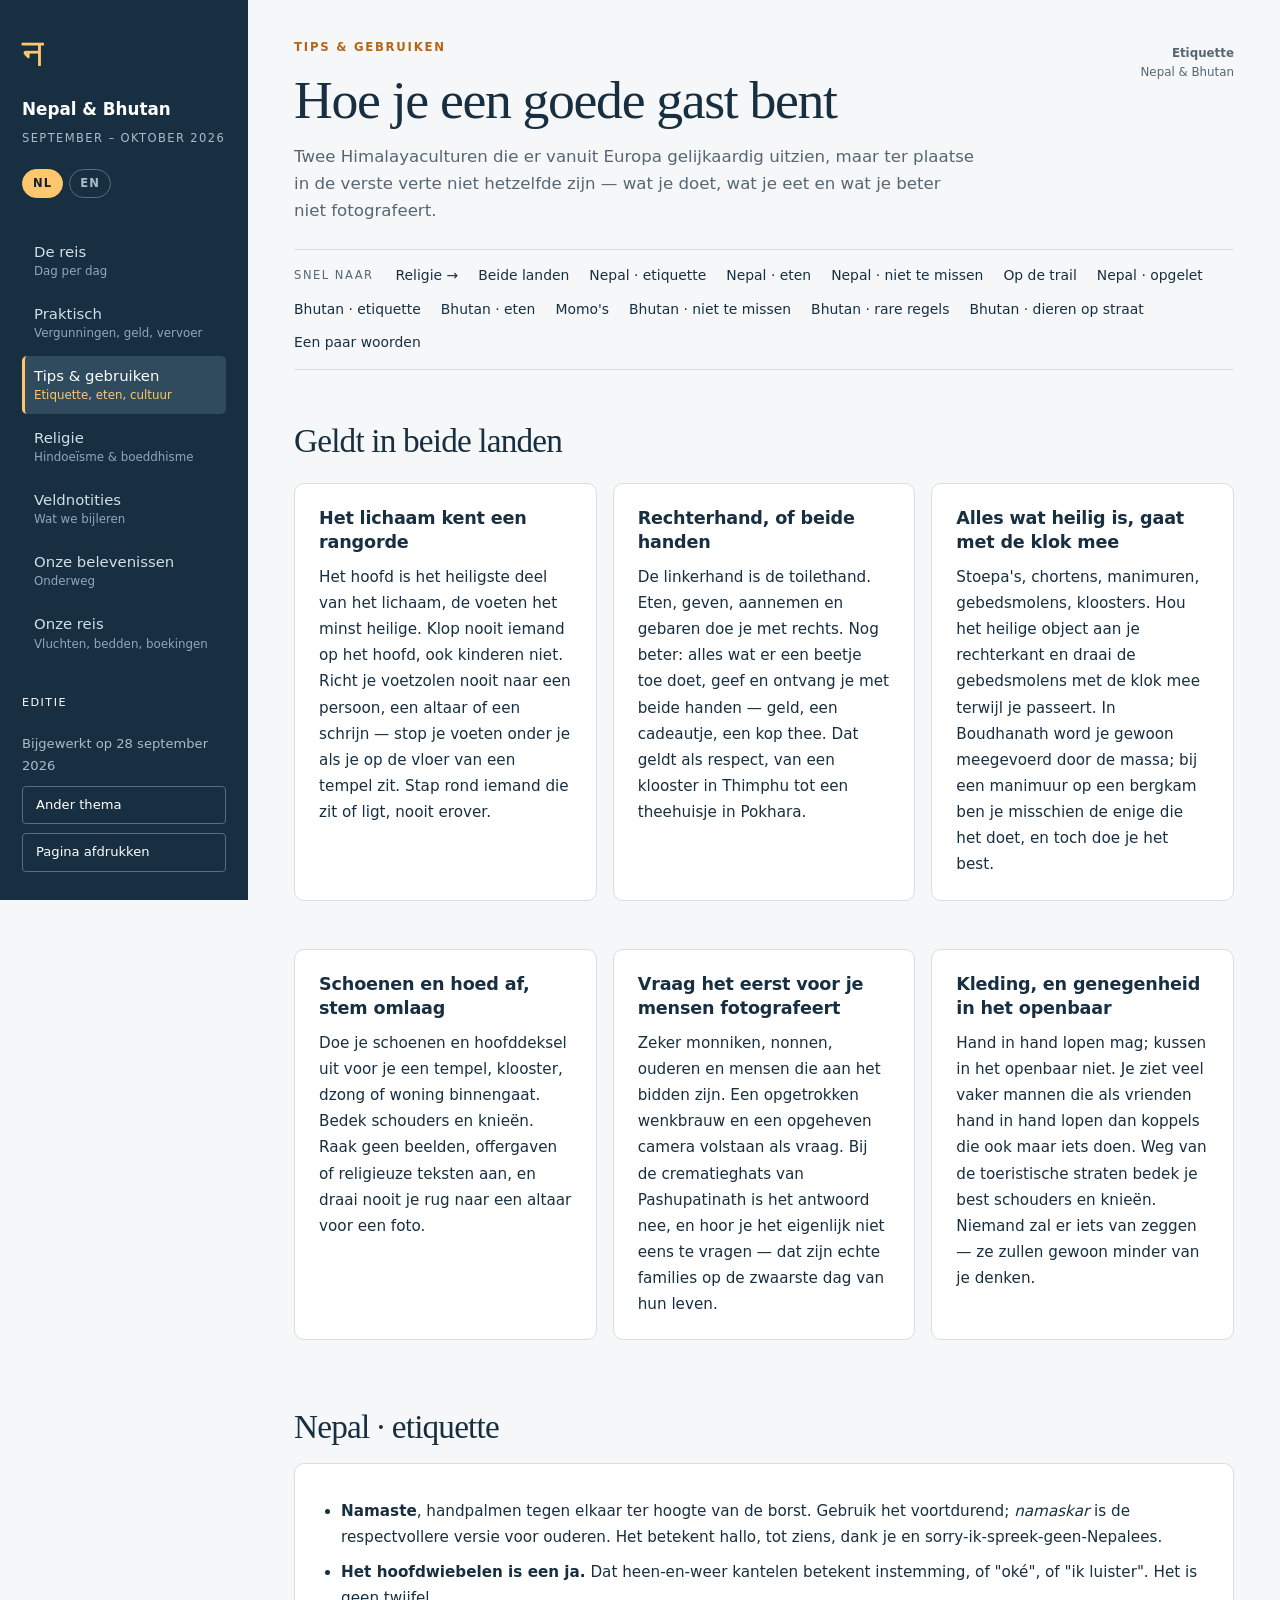
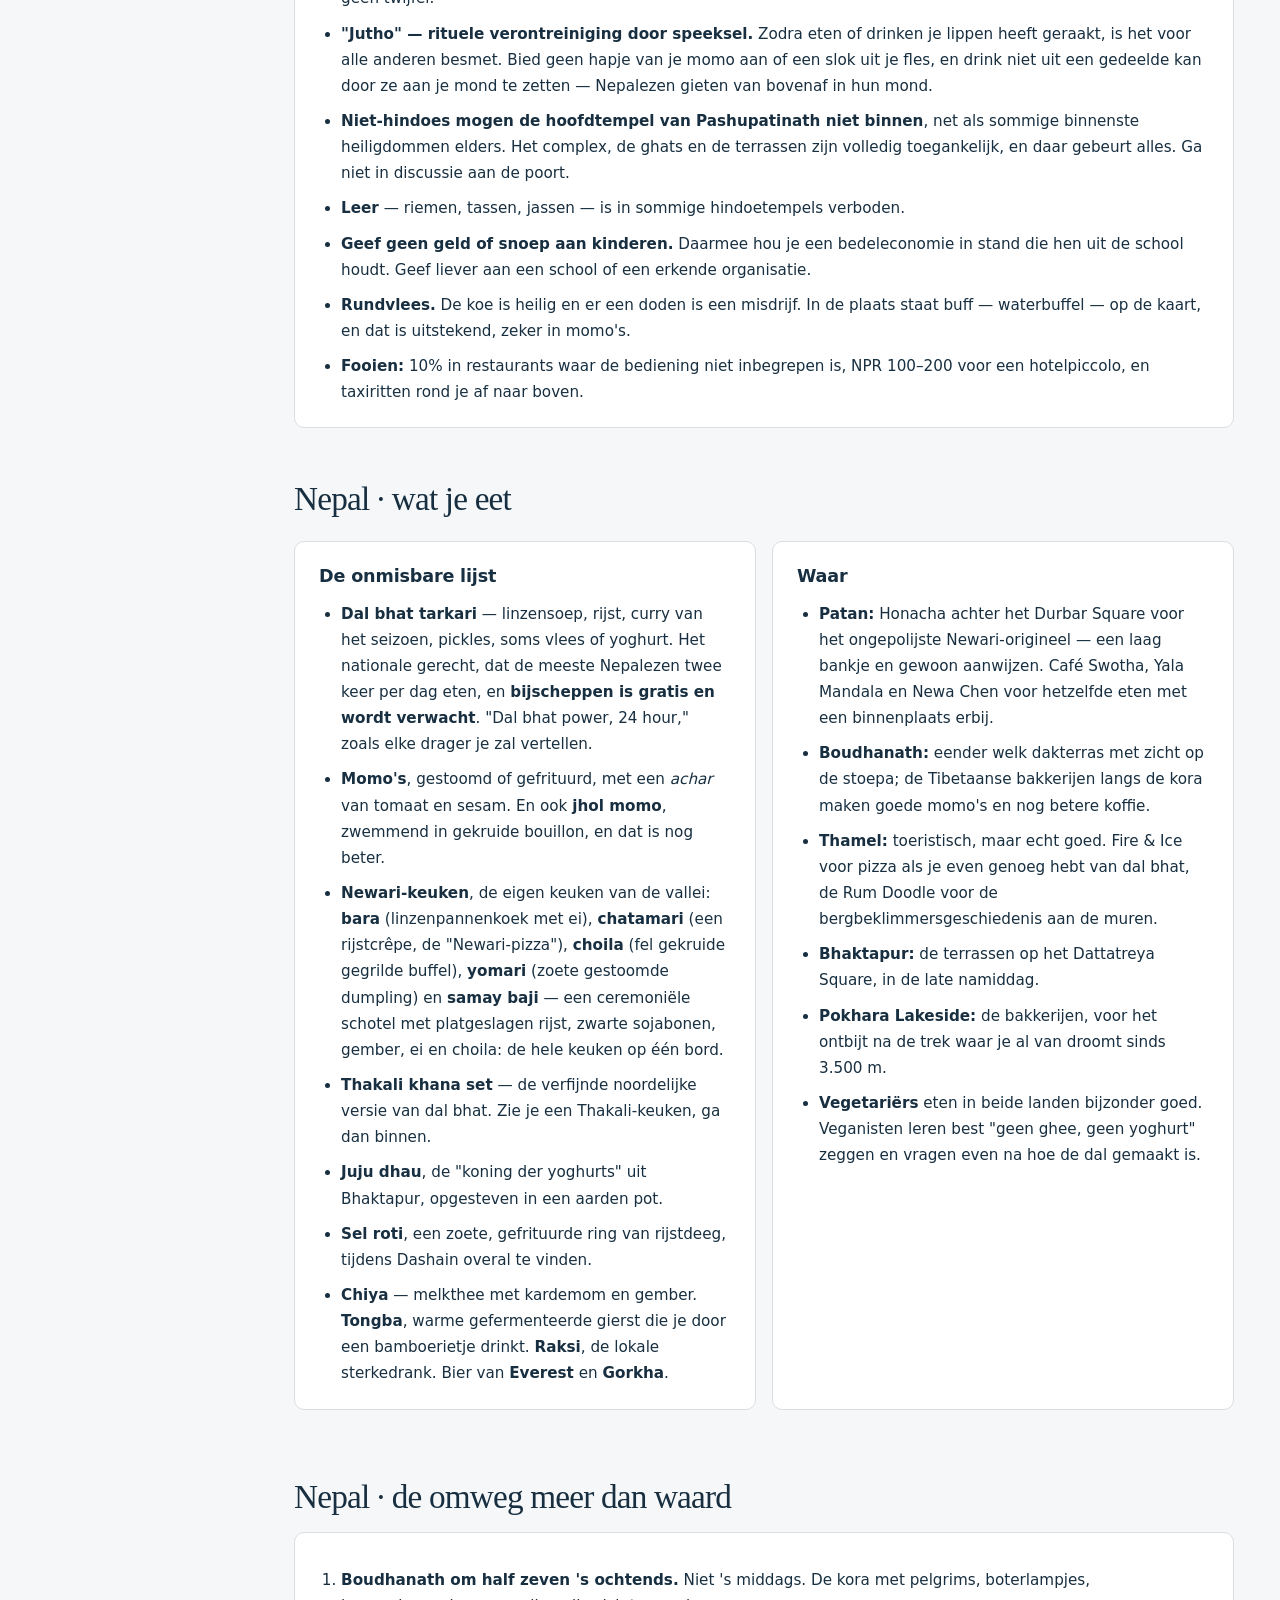
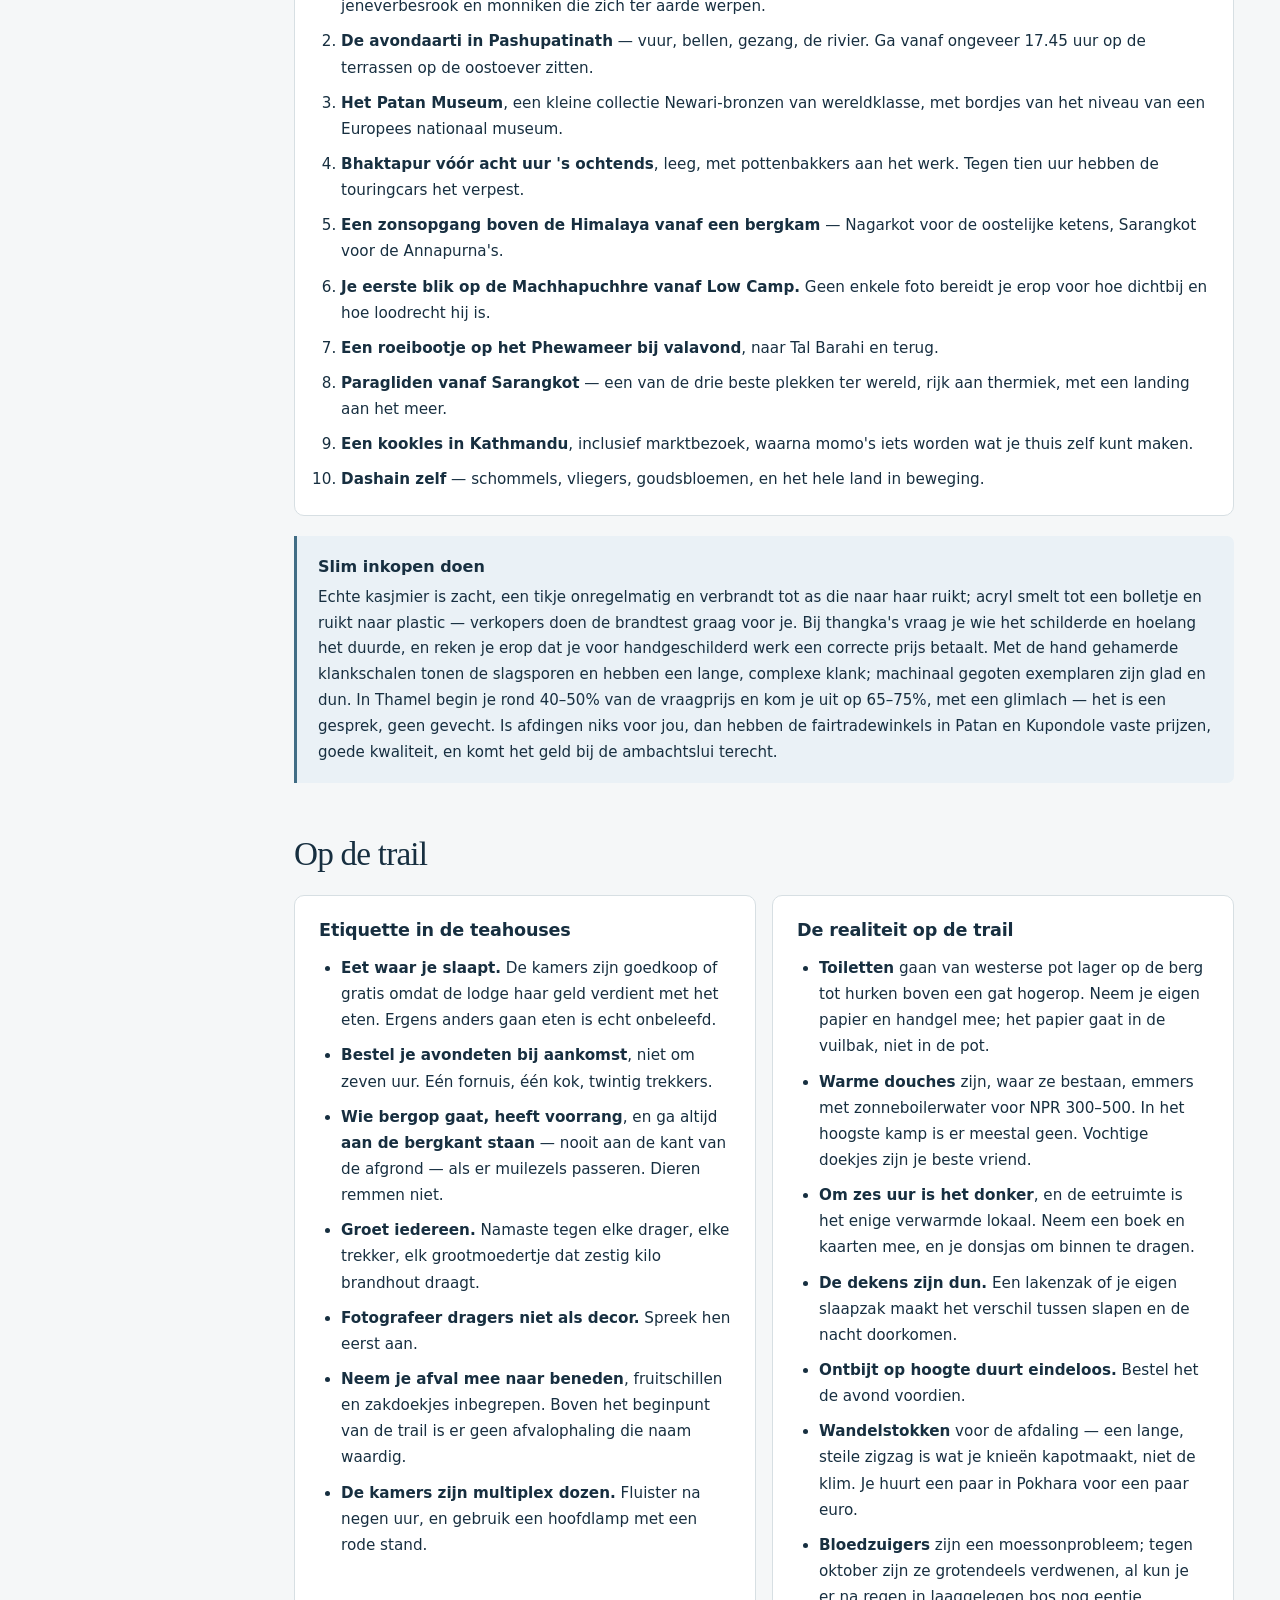
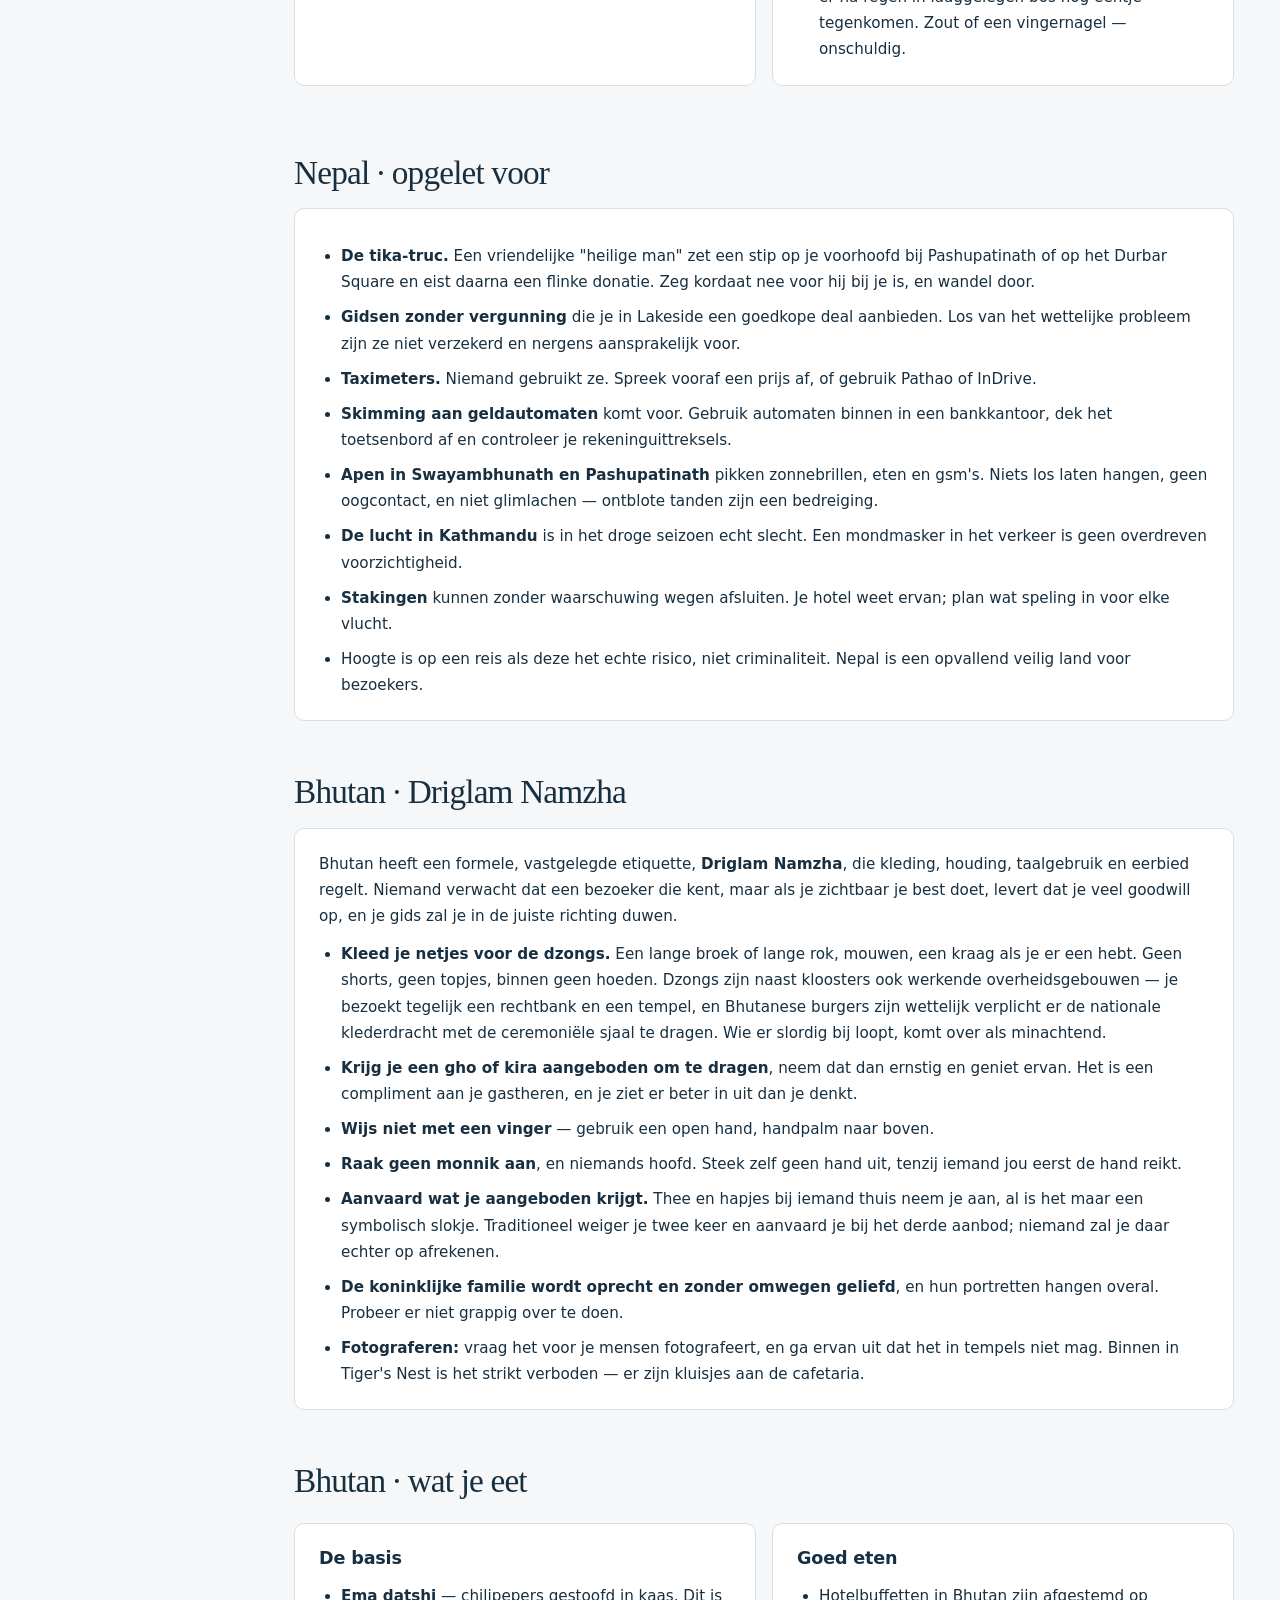
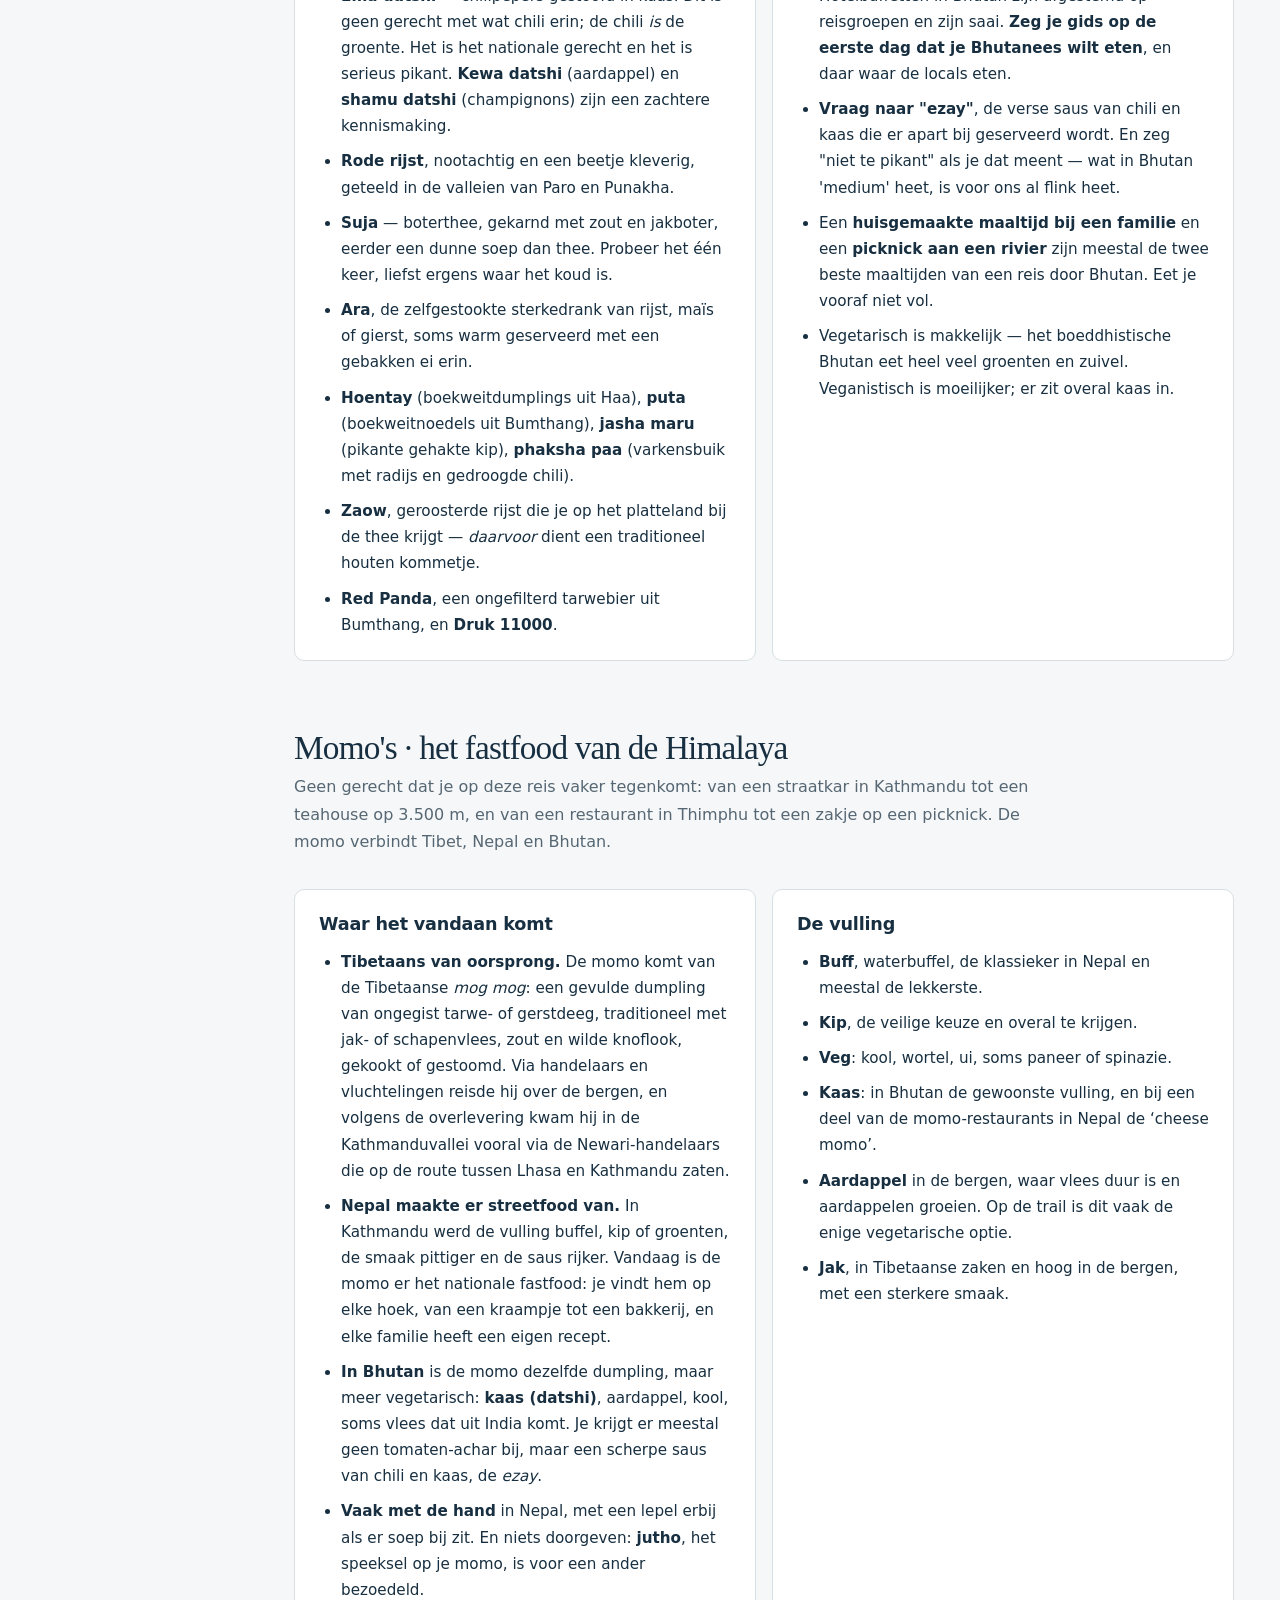
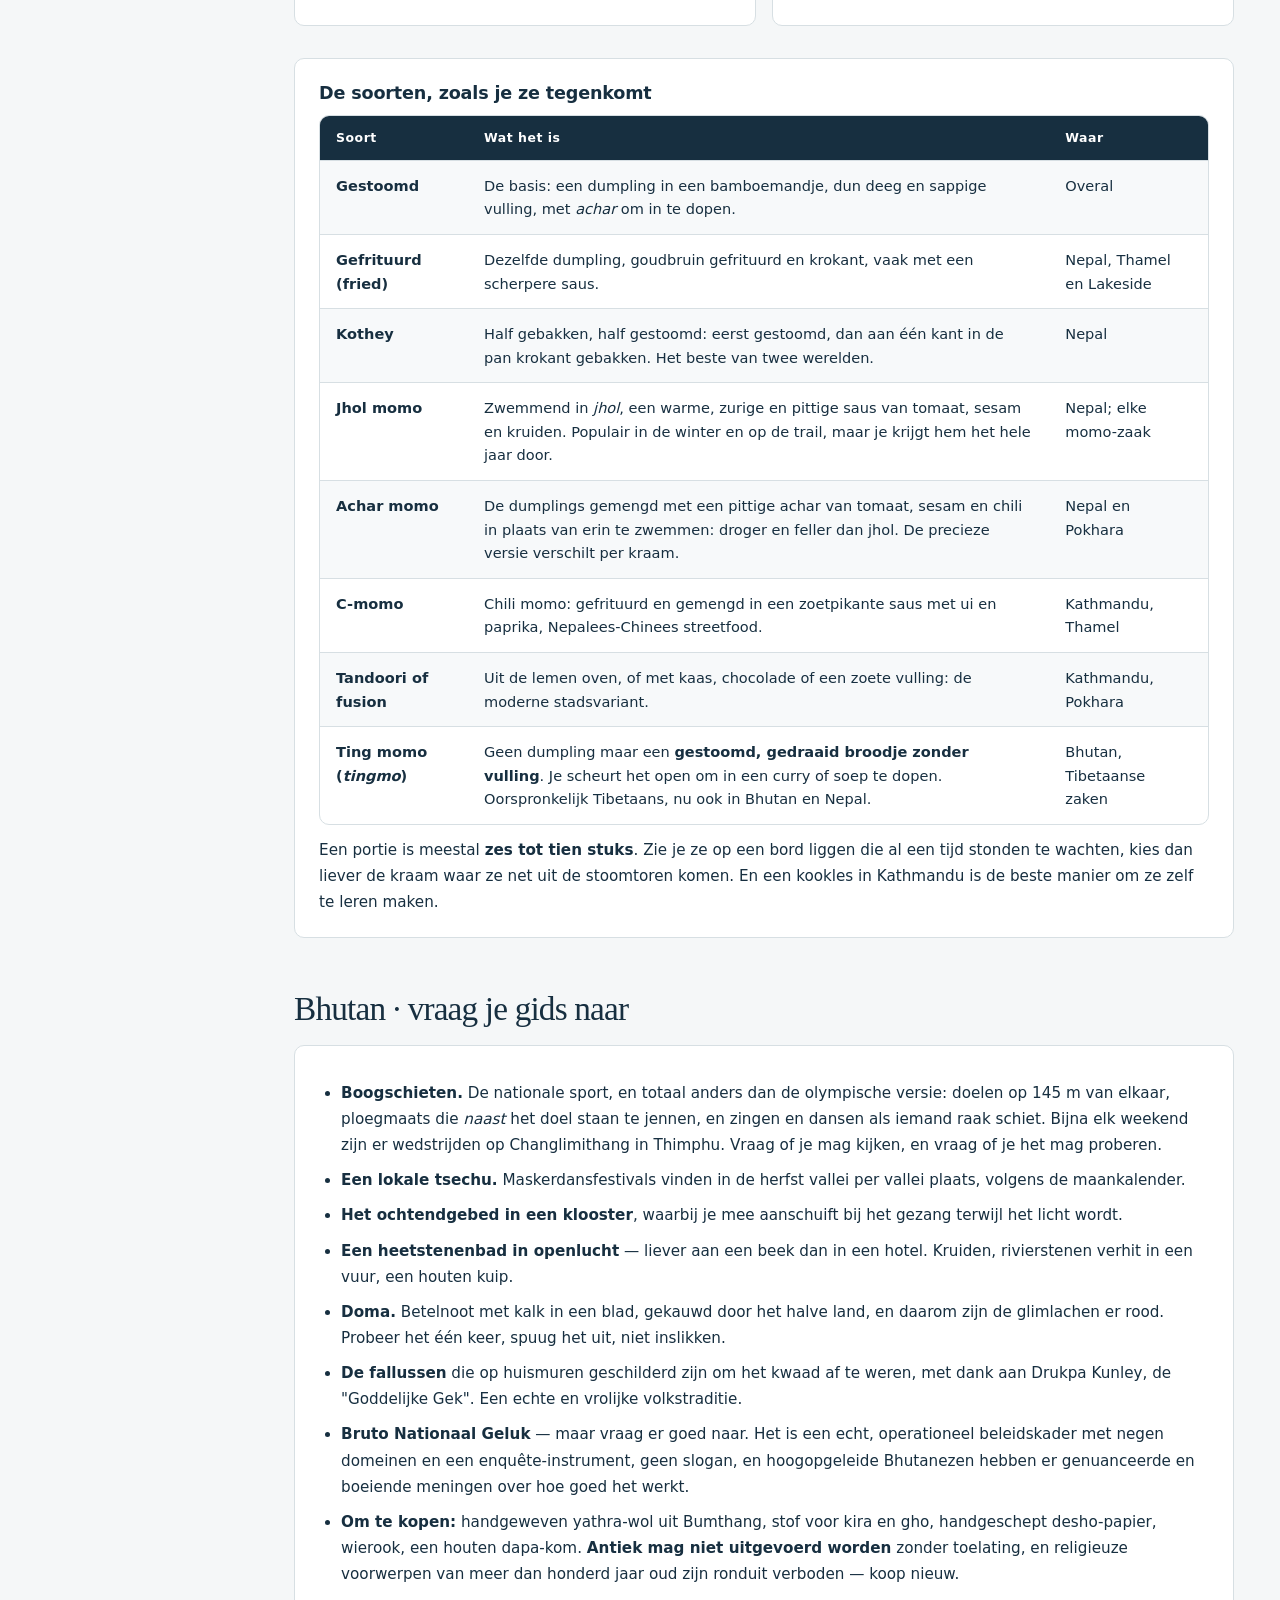
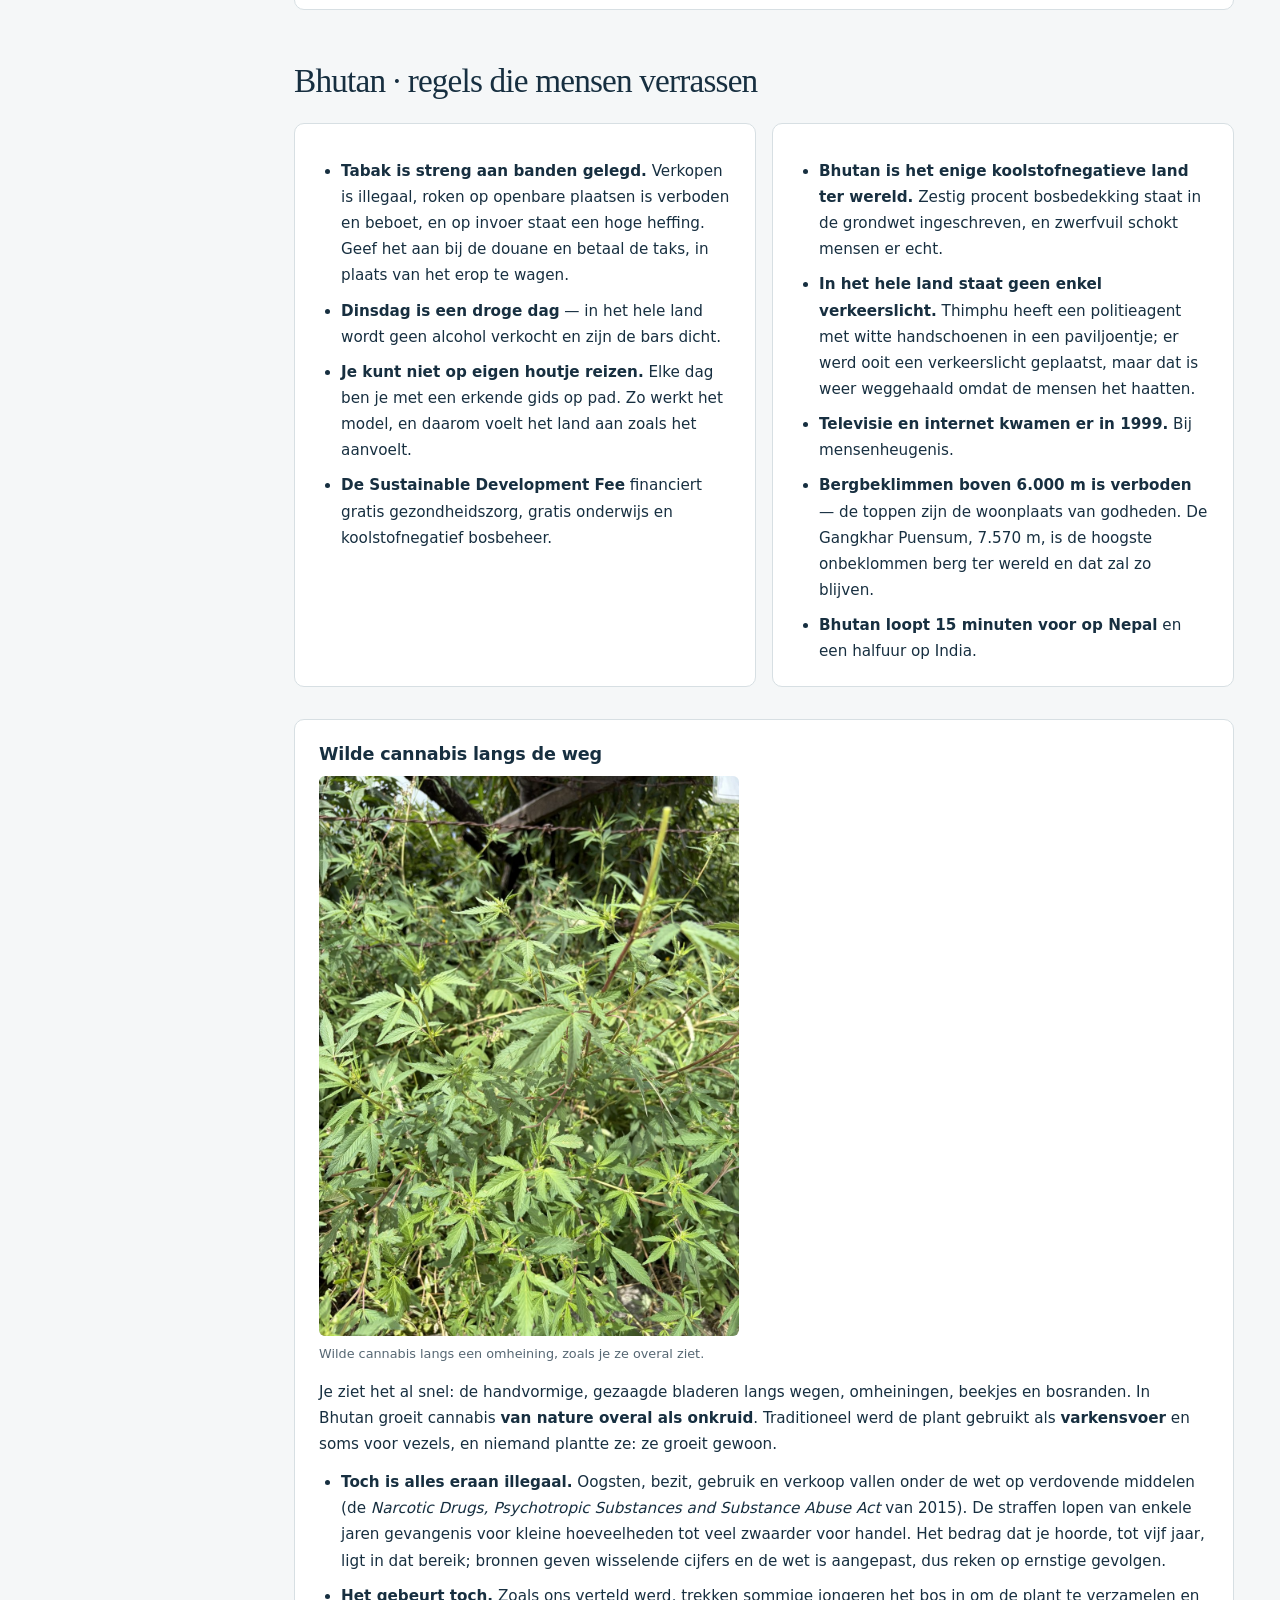
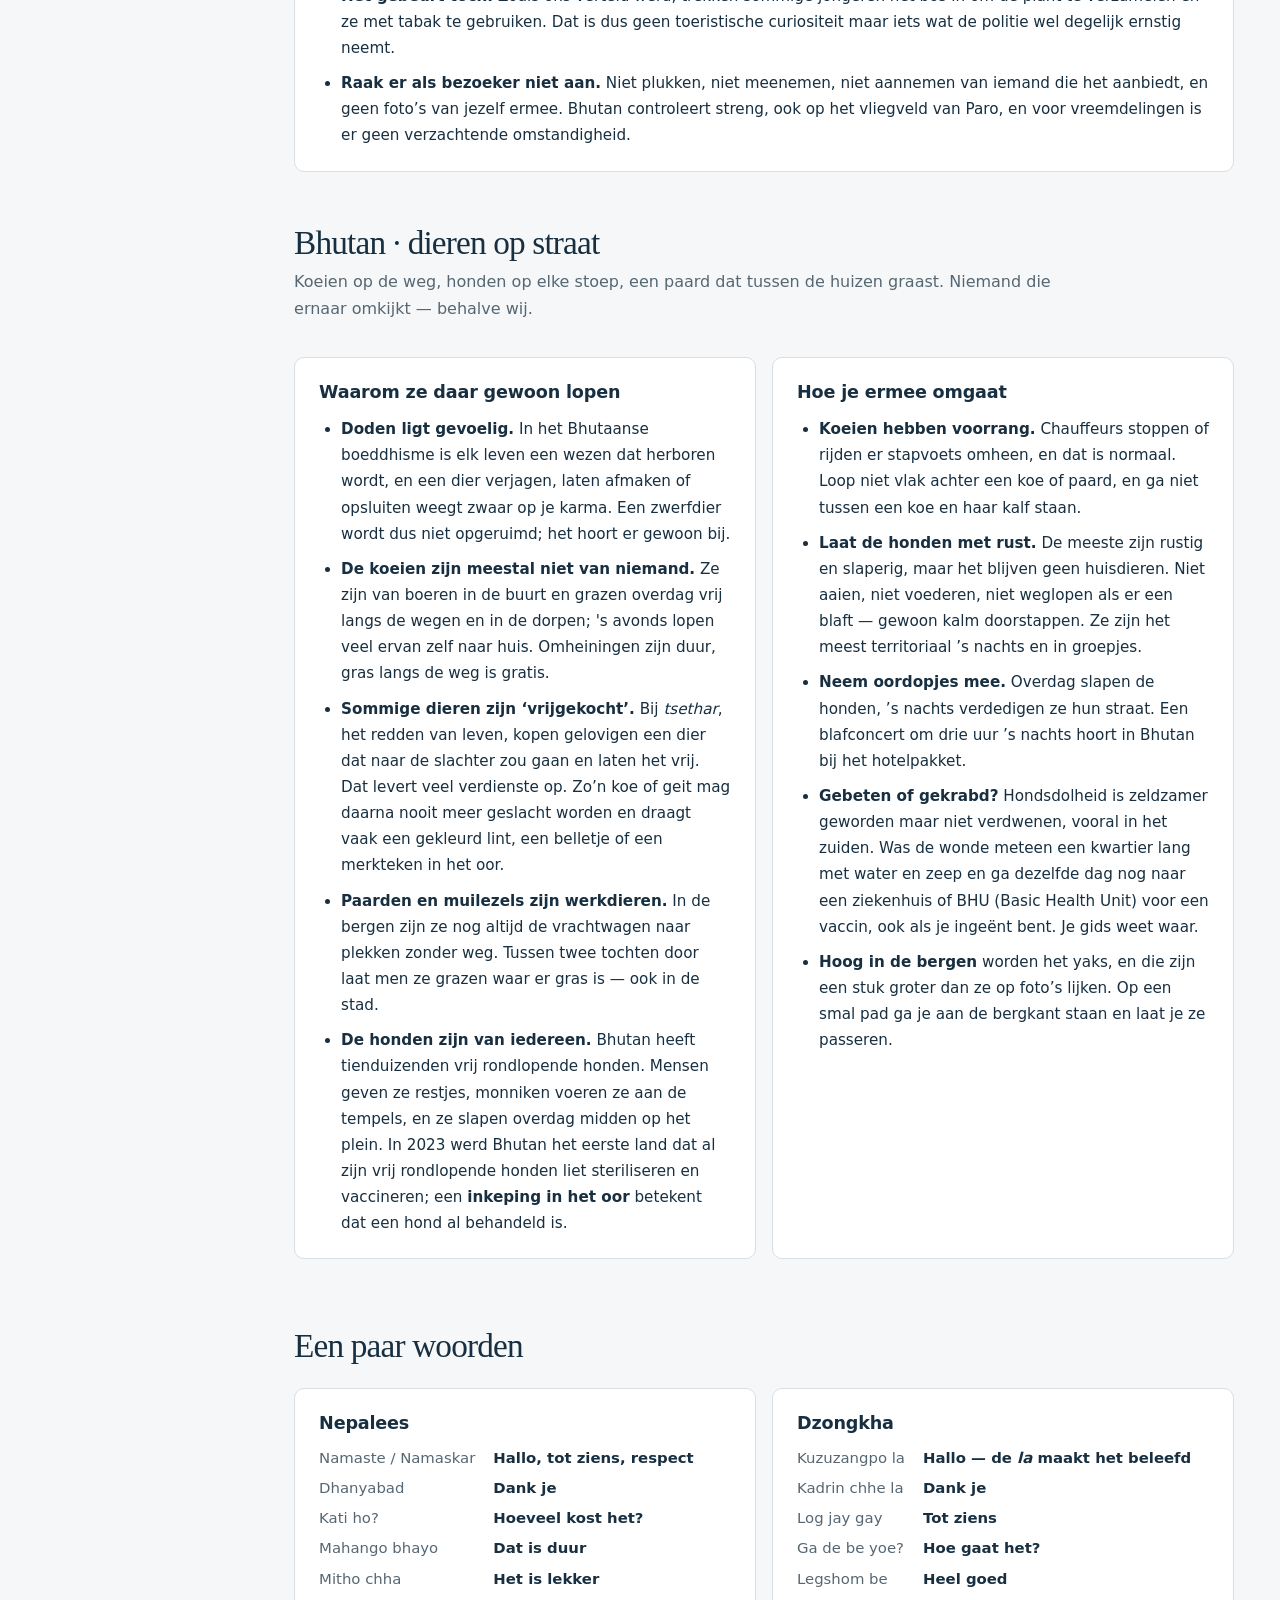
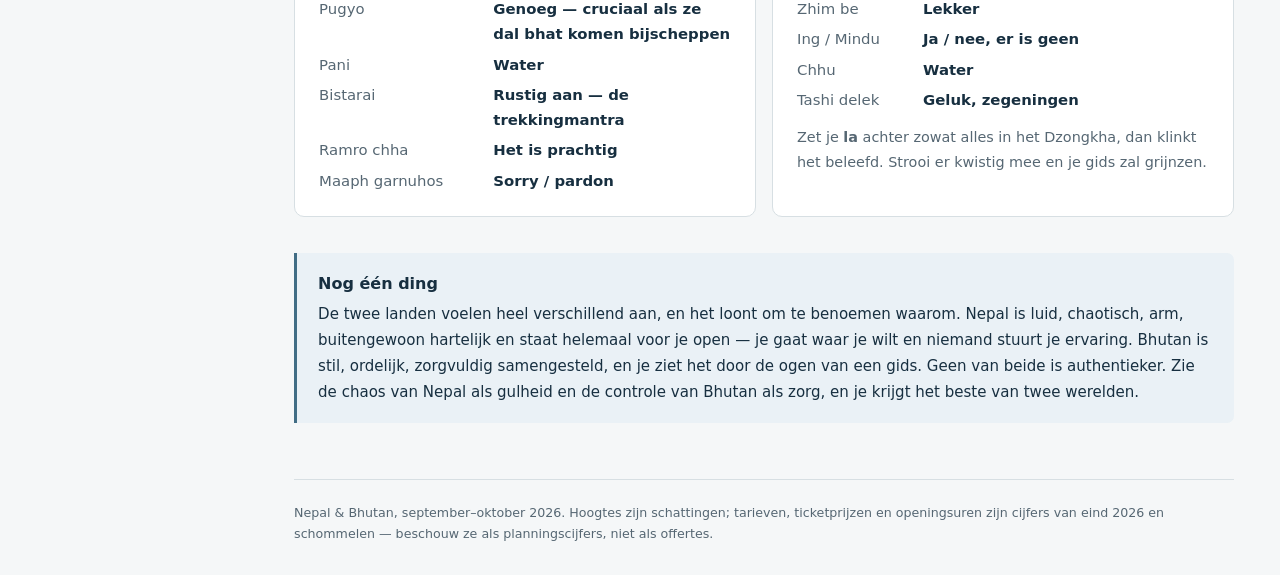
<file: tips.html>
<!doctype html>
<html lang="nl">
<head>
<meta charset="utf-8">
<meta name="robots" content="noindex, nofollow">
<meta name="viewport" content="width=device-width, initial-scale=1">
<title>Tips &amp; gebruiken &middot; Nepal &amp; Bhutan 2026</title>
<link rel="stylesheet" href="assets/style.css?v=8">
<link rel="alternate" hreflang="nl" href="tips.html">
<link rel="alternate" hreflang="en" href="en/tips.html">
</head>
<body>
<a class="skip" href="#main">Naar de inhoud</a>
<div class="shell">
<aside class="sidebar">
  <a class="brand" href="index.html">
    <span class="brand-mark">&#2344;</span>
    <strong>Nepal &amp; Bhutan</strong>
    <span>SEPTEMBER &ndash; OKTOBER 2026</span>
  </a>
  <div class="lang" aria-label="Taal / Language">
    <a aria-current="true" lang="nl">NL</a>
    <a href="en/tips.html" hreflang="en" lang="en" aria-label="English version">EN</a>
  </div>
  <nav>
    <a href="index.html">De reis <span>Dag per dag</span></a>
    <a href="practical.html">Praktisch <span>Vergunningen, geld, vervoer</span></a>
    <a href="tips.html" aria-current="page">Tips &amp; gebruiken <span>Etiquette, eten, cultuur</span></a>
    <a href="religion.html">Religie <span>Hindoeïsme &amp; boeddhisme</span></a>
    <a href="discoveries.html">Veldnotities <span>Wat we bijleren</span></a>
    <a href="experiences.html">Onze belevenissen <span>Onderweg</span></a>
    <a href="ours.html">Onze reis <span>Vluchten, bedden, boekingen</span></a>
  </nav>
  <div class="side-bottom">
    <p class="lbl">EDITIE</p>
    <p>Bijgewerkt op 28 september 2026</p>
    <button class="side-btn" onclick="var r=document.documentElement;r.dataset.theme=(r.dataset.theme==='dark'?'light':'dark')">Ander thema</button>
    <button class="side-btn" onclick="window.print()">Pagina afdrukken</button>
  </div>
</aside>
<main id="main">
<div class="page-heading">
  <div>
    <span class="eyebrow">Tips &amp; gebruiken</span>
    <h1>Hoe je een goede gast bent</h1>
    <p class="intro">Twee Himalayaculturen die er vanuit Europa gelijkaardig uitzien, maar ter plaatse in de verste verte niet hetzelfde zijn — wat je doet, wat je eet en wat je beter niet fotografeert.</p>
  </div>
  <div class="edition"><strong>Etiquette</strong><br>Nepal &amp; Bhutan</div>
</div>

<div class="jump">
  <span class="jl">SNEL NAAR</span>
  <a href="religion.html">Religie &rarr;</a>
  <a href="#universal">Beide landen</a>
  <a href="#np-etiquette">Nepal · etiquette</a>
  <a href="#np-food">Nepal · eten</a>
  <a href="#np-do">Nepal · niet te missen</a>
  <a href="#np-trail">Op de trail</a>
  <a href="#np-care">Nepal · opgelet</a>
  <a href="#bt-etiquette">Bhutan · etiquette</a>
  <a href="#bt-food">Bhutan · eten</a>
  <a href="#momo">Momo's</a>
  <a href="#bt-do">Bhutan · niet te missen</a>
  <a href="#bt-rules">Bhutan · rare regels</a>
  <a href="#bt-animals">Bhutan · dieren op straat</a>
  <a href="#words">Een paar woorden</a>
</div>

<section class="section" id="universal">
  <h2>Geldt in beide landen</h2>
  <div class="grid three">
    <div class="panel"><h3>Het lichaam kent een rangorde</h3><p>Het hoofd is het heiligste deel van het lichaam, de voeten het minst heilige. Klop nooit iemand op het hoofd, ook kinderen niet. Richt je voetzolen nooit naar een persoon, een altaar of een schrijn — stop je voeten onder je als je op de vloer van een tempel zit. Stap rond iemand die zit of ligt, nooit erover.</p></div>
    <div class="panel"><h3>Rechterhand, of beide handen</h3><p>De linkerhand is de toilethand. Eten, geven, aannemen en gebaren doe je met rechts. Nog beter: alles wat er een beetje toe doet, geef en ontvang je met beide handen — geld, een cadeautje, een kop thee. Dat geldt als respect, van een klooster in Thimphu tot een theehuisje in Pokhara.</p></div>
    <div class="panel"><h3>Alles wat heilig is, gaat met de klok mee</h3><p>Stoepa's, chortens, manimuren, gebedsmolens, kloosters. Hou het heilige object aan je rechterkant en draai de gebedsmolens met de klok mee terwijl je passeert. In Boudhanath word je gewoon meegevoerd door de massa; bij een manimuur op een bergkam ben je misschien de enige die het doet, en toch doe je het best.</p></div>
    <div class="panel"><h3>Schoenen en hoed af, stem omlaag</h3><p>Doe je schoenen en hoofddeksel uit voor je een tempel, klooster, dzong of woning binnengaat. Bedek schouders en knieën. Raak geen beelden, offergaven of religieuze teksten aan, en draai nooit je rug naar een altaar voor een foto.</p></div>
    <div class="panel"><h3>Vraag het eerst voor je mensen fotografeert</h3><p>Zeker monniken, nonnen, ouderen en mensen die aan het bidden zijn. Een opgetrokken wenkbrauw en een opgeheven camera volstaan als vraag. Bij de crematieghats van Pashupatinath is het antwoord nee, en hoor je het eigenlijk niet eens te vragen — dat zijn echte families op de zwaarste dag van hun leven.</p></div>
    <div class="panel"><h3>Kleding, en genegenheid in het openbaar</h3><p>Hand in hand lopen mag; kussen in het openbaar niet. Je ziet veel vaker mannen die als vrienden hand in hand lopen dan koppels die ook maar iets doen. Weg van de toeristische straten bedek je best schouders en knieën. Niemand zal er iets van zeggen — ze zullen gewoon minder van je denken.</p></div>
  </div>
</section>

<section class="section" id="np-etiquette">
  <h2>Nepal · etiquette</h2>
  <div class="panel">
    <ul>
      <li><b>Namaste</b>, handpalmen tegen elkaar ter hoogte van de borst. Gebruik het voortdurend; <em>namaskar</em> is de respectvollere versie voor ouderen. Het betekent hallo, tot ziens, dank je en sorry-ik-spreek-geen-Nepalees.</li>
      <li><b>Het hoofdwiebelen is een ja.</b> Dat heen-en-weer kantelen betekent instemming, of "oké", of "ik luister". Het is geen twijfel.</li>
      <li><b>"Jutho" — rituele verontreiniging door speeksel.</b> Zodra eten of drinken je lippen heeft geraakt, is het voor alle anderen besmet. Bied geen hapje van je momo aan of een slok uit je fles, en drink niet uit een gedeelde kan door ze aan je mond te zetten — Nepalezen gieten van bovenaf in hun mond.</li>
      <li><b>Niet-hindoes mogen de hoofdtempel van Pashupatinath niet binnen</b>, net als sommige binnenste heiligdommen elders. Het complex, de ghats en de terrassen zijn volledig toegankelijk, en daar gebeurt alles. Ga niet in discussie aan de poort.</li>
      <li><b>Leer</b> — riemen, tassen, jassen — is in sommige hindoetempels verboden.</li>
      <li><b>Geef geen geld of snoep aan kinderen.</b> Daarmee hou je een bedeleconomie in stand die hen uit de school houdt. Geef liever aan een school of een erkende organisatie.</li>
      <li><b>Rundvlees.</b> De koe is heilig en er een doden is een misdrijf. In de plaats staat buff — waterbuffel — op de kaart, en dat is uitstekend, zeker in momo's.</li>
      <li><b>Fooien:</b> 10% in restaurants waar de bediening niet inbegrepen is, NPR 100–200 voor een hotelpiccolo, en taxiritten rond je af naar boven.</li>
    </ul>
  </div>
</section>

<section class="section" id="np-food">
  <h2>Nepal · wat je eet</h2>
  <div class="grid two">
    <div class="panel">
      <h3>De onmisbare lijst</h3>
      <ul>
        <li><b>Dal bhat tarkari</b> — linzensoep, rijst, curry van het seizoen, pickles, soms vlees of yoghurt. Het nationale gerecht, dat de meeste Nepalezen twee keer per dag eten, en <b>bijscheppen is gratis en wordt verwacht</b>. "Dal bhat power, 24 hour," zoals elke drager je zal vertellen.</li>
        <li><b>Momo's</b>, gestoomd of gefrituurd, met een <em>achar</em> van tomaat en sesam. En ook <b>jhol momo</b>, zwemmend in gekruide bouillon, en dat is nog beter.</li>
        <li><b>Newari-keuken</b>, de eigen keuken van de vallei: <b>bara</b> (linzenpannenkoek met ei), <b>chatamari</b> (een rijstcrêpe, de "Newari-pizza"), <b>choila</b> (fel gekruide gegrilde buffel), <b>yomari</b> (zoete gestoomde dumpling) en <b>samay baji</b> — een ceremoniële schotel met platgeslagen rijst, zwarte sojabonen, gember, ei en choila: de hele keuken op één bord.</li>
        <li><b>Thakali khana set</b> — de verfijnde noordelijke versie van dal bhat. Zie je een Thakali-keuken, ga dan binnen.</li>
        <li><b>Juju dhau</b>, de "koning der yoghurts" uit Bhaktapur, opgesteven in een aarden pot.</li>
        <li><b>Sel roti</b>, een zoete, gefrituurde ring van rijstdeeg, tijdens Dashain overal te vinden.</li>
        <li><b>Chiya</b> — melkthee met kardemom en gember. <b>Tongba</b>, warme gefermenteerde gierst die je door een bamboerietje drinkt. <b>Raksi</b>, de lokale sterkedrank. Bier van <b>Everest</b> en <b>Gorkha</b>.</li>
      </ul>
    </div>
    <div class="panel">
      <h3>Waar</h3>
      <ul>
        <li><b>Patan:</b> Honacha achter het Durbar Square voor het ongepolijste Newari-origineel — een laag bankje en gewoon aanwijzen. Café Swotha, Yala Mandala en Newa Chen voor hetzelfde eten met een binnenplaats erbij.</li>
        <li><b>Boudhanath:</b> eender welk dakterras met zicht op de stoepa; de Tibetaanse bakkerijen langs de kora maken goede momo's en nog betere koffie.</li>
        <li><b>Thamel:</b> toeristisch, maar echt goed. Fire &amp; Ice voor pizza als je even genoeg hebt van dal bhat, de Rum Doodle voor de bergbeklimmersgeschiedenis aan de muren.</li>
        <li><b>Bhaktapur:</b> de terrassen op het Dattatreya Square, in de late namiddag.</li>
        <li><b>Pokhara Lakeside:</b> de bakkerijen, voor het ontbijt na de trek waar je al van droomt sinds 3.500 m.</li>
        <li><b>Vegetariërs</b> eten in beide landen bijzonder goed. Veganisten leren best "geen ghee, geen yoghurt" zeggen en vragen even na hoe de dal gemaakt is.</li>
      </ul>
    </div>
  </div>
</section>

<section class="section" id="np-do">
  <h2>Nepal · de omweg meer dan waard</h2>
  <div class="panel">
    <ol>
      <li><b>Boudhanath om half zeven 's ochtends.</b> Niet 's middags. De kora met pelgrims, boterlampjes, jeneverbesrook en monniken die zich ter aarde werpen.</li>
      <li><b>De avondaarti in Pashupatinath</b> — vuur, bellen, gezang, de rivier. Ga vanaf ongeveer 17.45 uur op de terrassen op de oostoever zitten.</li>
      <li><b>Het Patan Museum</b>, een kleine collectie Newari-bronzen van wereldklasse, met bordjes van het niveau van een Europees nationaal museum.</li>
      <li><b>Bhaktapur vóór acht uur 's ochtends</b>, leeg, met pottenbakkers aan het werk. Tegen tien uur hebben de touringcars het verpest.</li>
      <li><b>Een zonsopgang boven de Himalaya vanaf een bergkam</b> — Nagarkot voor de oostelijke ketens, Sarangkot voor de Annapurna's.</li>
      <li><b>Je eerste blik op de Machhapuchhre vanaf Low Camp.</b> Geen enkele foto bereidt je erop voor hoe dichtbij en hoe loodrecht hij is.</li>
      <li><b>Een roeibootje op het Phewameer bij valavond</b>, naar Tal Barahi en terug.</li>
      <li><b>Paragliden vanaf Sarangkot</b> — een van de drie beste plekken ter wereld, rijk aan thermiek, met een landing aan het meer.</li>
      <li><b>Een kookles in Kathmandu</b>, inclusief marktbezoek, waarna momo's iets worden wat je thuis zelf kunt maken.</li>
      <li><b>Dashain zelf</b> — schommels, vliegers, goudsbloemen, en het hele land in beweging.</li>
    </ol>
  </div>
  <div class="notice">
    <strong>Slim inkopen doen</strong>
    <p>Echte kasjmier is zacht, een tikje onregelmatig en verbrandt tot as die naar haar ruikt; acryl smelt tot een bolletje en ruikt naar plastic — verkopers doen de brandtest graag voor je. Bij thangka's vraag je wie het schilderde en hoelang het duurde, en reken je erop dat je voor handgeschilderd werk een correcte prijs betaalt. Met de hand gehamerde klankschalen tonen de slagsporen en hebben een lange, complexe klank; machinaal gegoten exemplaren zijn glad en dun. In Thamel begin je rond 40–50% van de vraagprijs en kom je uit op 65–75%, met een glimlach — het is een gesprek, geen gevecht. Is afdingen niks voor jou, dan hebben de fairtradewinkels in Patan en Kupondole vaste prijzen, goede kwaliteit, en komt het geld bij de ambachtslui terecht.</p>
  </div>
</section>

<section class="section" id="np-trail">
  <h2>Op de trail</h2>
  <div class="grid two">
    <div class="panel">
      <h3>Etiquette in de teahouses</h3>
      <ul>
        <li><b>Eet waar je slaapt.</b> De kamers zijn goedkoop of gratis omdat de lodge haar geld verdient met het eten. Ergens anders gaan eten is echt onbeleefd.</li>
        <li><b>Bestel je avondeten bij aankomst</b>, niet om zeven uur. Eén fornuis, één kok, twintig trekkers.</li>
        <li><b>Wie bergop gaat, heeft voorrang</b>, en ga altijd <b>aan de bergkant staan</b> — nooit aan de kant van de afgrond — als er muilezels passeren. Dieren remmen niet.</li>
        <li><b>Groet iedereen.</b> Namaste tegen elke drager, elke trekker, elk grootmoedertje dat zestig kilo brandhout draagt.</li>
        <li><b>Fotografeer dragers niet als decor.</b> Spreek hen eerst aan.</li>
        <li><b>Neem je afval mee naar beneden</b>, fruitschillen en zakdoekjes inbegrepen. Boven het beginpunt van de trail is er geen afvalophaling die naam waardig.</li>
        <li><b>De kamers zijn multiplex dozen.</b> Fluister na negen uur, en gebruik een hoofdlamp met een rode stand.</li>
      </ul>
    </div>
    <div class="panel">
      <h3>De realiteit op de trail</h3>
      <ul>
        <li><b>Toiletten</b> gaan van westerse pot lager op de berg tot hurken boven een gat hogerop. Neem je eigen papier en handgel mee; het papier gaat in de vuilbak, niet in de pot.</li>
        <li><b>Warme douches</b> zijn, waar ze bestaan, emmers met zonneboilerwater voor NPR 300–500. In het hoogste kamp is er meestal geen. Vochtige doekjes zijn je beste vriend.</li>
        <li><b>Om zes uur is het donker</b>, en de eetruimte is het enige verwarmde lokaal. Neem een boek en kaarten mee, en je donsjas om binnen te dragen.</li>
        <li><b>De dekens zijn dun.</b> Een lakenzak of je eigen slaapzak maakt het verschil tussen slapen en de nacht doorkomen.</li>
        <li><b>Ontbijt op hoogte duurt eindeloos.</b> Bestel het de avond voordien.</li>
        <li><b>Wandelstokken</b> voor de afdaling — een lange, steile zigzag is wat je knieën kapotmaakt, niet de klim. Je huurt een paar in Pokhara voor een paar euro.</li>
        <li><b>Bloedzuigers</b> zijn een moessonprobleem; tegen oktober zijn ze grotendeels verdwenen, al kun je er na regen in laaggelegen bos nog eentje tegenkomen. Zout of een vingernagel — onschuldig.</li>
      </ul>
    </div>
  </div>
</section>

<section class="section" id="np-care">
  <h2>Nepal · opgelet voor</h2>
  <div class="panel">
    <ul>
      <li><b>De tika-truc.</b> Een vriendelijke "heilige man" zet een stip op je voorhoofd bij Pashupatinath of op het Durbar Square en eist daarna een flinke donatie. Zeg kordaat nee voor hij bij je is, en wandel door.</li>
      <li><b>Gidsen zonder vergunning</b> die je in Lakeside een goedkope deal aanbieden. Los van het wettelijke probleem zijn ze niet verzekerd en nergens aansprakelijk voor.</li>
      <li><b>Taximeters.</b> Niemand gebruikt ze. Spreek vooraf een prijs af, of gebruik Pathao of InDrive.</li>
      <li><b>Skimming aan geldautomaten</b> komt voor. Gebruik automaten binnen in een bankkantoor, dek het toetsenbord af en controleer je rekeninguittreksels.</li>
      <li><b>Apen in Swayambhunath en Pashupatinath</b> pikken zonnebrillen, eten en gsm's. Niets los laten hangen, geen oogcontact, en niet glimlachen — ontblote tanden zijn een bedreiging.</li>
      <li><b>De lucht in Kathmandu</b> is in het droge seizoen echt slecht. Een mondmasker in het verkeer is geen overdreven voorzichtigheid.</li>
      <li><b>Stakingen</b> kunnen zonder waarschuwing wegen afsluiten. Je hotel weet ervan; plan wat speling in voor elke vlucht.</li>
      <li>Hoogte is op een reis als deze het echte risico, niet criminaliteit. Nepal is een opvallend veilig land voor bezoekers.</li>
    </ul>
  </div>
</section>

<section class="section" id="bt-etiquette">
  <h2>Bhutan · Driglam Namzha</h2>
  <div class="panel">
    <p>Bhutan heeft een formele, vastgelegde etiquette, <b>Driglam Namzha</b>, die kleding, houding, taalgebruik en eerbied regelt. Niemand verwacht dat een bezoeker die kent, maar als je zichtbaar je best doet, levert dat je veel goodwill op, en je gids zal je in de juiste richting duwen.</p>
    <ul>
      <li><b>Kleed je netjes voor de dzongs.</b> Een lange broek of lange rok, mouwen, een kraag als je er een hebt. Geen shorts, geen topjes, binnen geen hoeden. Dzongs zijn naast kloosters ook werkende overheidsgebouwen — je bezoekt tegelijk een rechtbank en een tempel, en Bhutanese burgers zijn wettelijk verplicht er de nationale klederdracht met de ceremoniële sjaal te dragen. Wie er slordig bij loopt, komt over als minachtend.</li>
      <li><b>Krijg je een gho of kira aangeboden om te dragen</b>, neem dat dan ernstig en geniet ervan. Het is een compliment aan je gastheren, en je ziet er beter in uit dan je denkt.</li>
      <li><b>Wijs niet met een vinger</b> — gebruik een open hand, handpalm naar boven.</li>
      <li><b>Raak geen monnik aan</b>, en niemands hoofd. Steek zelf geen hand uit, tenzij iemand jou eerst de hand reikt.</li>
      <li><b>Aanvaard wat je aangeboden krijgt.</b> Thee en hapjes bij iemand thuis neem je aan, al is het maar een symbolisch slokje. Traditioneel weiger je twee keer en aanvaard je bij het derde aanbod; niemand zal je daar echter op afrekenen.</li>
      <li><b>De koninklijke familie wordt oprecht en zonder omwegen geliefd</b>, en hun portretten hangen overal. Probeer er niet grappig over te doen.</li>
      <li><b>Fotograferen:</b> vraag het voor je mensen fotografeert, en ga ervan uit dat het in tempels niet mag. Binnen in Tiger's Nest is het strikt verboden — er zijn kluisjes aan de cafetaria.</li>
    </ul>
  </div>
</section>

<section class="section" id="bt-food">
  <h2>Bhutan · wat je eet</h2>
  <div class="grid two">
    <div class="panel">
      <h3>De basis</h3>
      <ul>
        <li><b>Ema datshi</b> — chilipepers gestoofd in kaas. Dit is geen gerecht met wat chili erin; de chili <em>is</em> de groente. Het is het nationale gerecht en het is serieus pikant. <b>Kewa datshi</b> (aardappel) en <b>shamu datshi</b> (champignons) zijn een zachtere kennismaking.</li>
        <li><b>Rode rijst</b>, nootachtig en een beetje kleverig, geteeld in de valleien van Paro en Punakha.</li>
        <li><b>Suja</b> — boterthee, gekarnd met zout en jakboter, eerder een dunne soep dan thee. Probeer het één keer, liefst ergens waar het koud is.</li>
        <li><b>Ara</b>, de zelfgestookte sterkedrank van rijst, maïs of gierst, soms warm geserveerd met een gebakken ei erin.</li>
        <li><b>Hoentay</b> (boekweitdumplings uit Haa), <b>puta</b> (boekweitnoedels uit Bumthang), <b>jasha maru</b> (pikante gehakte kip), <b>phaksha paa</b> (varkensbuik met radijs en gedroogde chili).</li>
        <li><b>Zaow</b>, geroosterde rijst die je op het platteland bij de thee krijgt — <em>daarvoor</em> dient een traditioneel houten kommetje.</li>
        <li><b>Red Panda</b>, een ongefilterd tarwebier uit Bumthang, en <b>Druk 11000</b>.</li>
      </ul>
    </div>
    <div class="panel">
      <h3>Goed eten</h3>
      <ul>
        <li>Hotelbuffetten in Bhutan zijn afgestemd op reisgroepen en zijn saai. <b>Zeg je gids op de eerste dag dat je Bhutanees wilt eten</b>, en daar waar de locals eten.</li>
        <li><b>Vraag naar "ezay"</b>, de verse saus van chili en kaas die er apart bij geserveerd wordt. En zeg "niet te pikant" als je dat meent — wat in Bhutan 'medium' heet, is voor ons al flink heet.</li>
        <li>Een <b>huisgemaakte maaltijd bij een familie</b> en een <b>picknick aan een rivier</b> zijn meestal de twee beste maaltijden van een reis door Bhutan. Eet je vooraf niet vol.</li>
        <li>Vegetarisch is makkelijk — het boeddhistische Bhutan eet heel veel groenten en zuivel. Veganistisch is moeilijker; er zit overal kaas in.</li>
      </ul>
    </div>
  </div>
</section>

<section class="section" id="momo">
  <h2>Momo's · het fastfood van de Himalaya</h2>
  <p class="section-lead">Geen gerecht dat je op deze reis vaker tegenkomt: van een straatkar in Kathmandu tot een teahouse op 3.500 m, en van een restaurant in Thimphu tot een zakje op een picknick. De momo verbindt Tibet, Nepal en Bhutan.</p>
  <div class="grid two">
    <div class="panel">
      <h3>Waar het vandaan komt</h3>
      <ul>
        <li><b>Tibetaans van oorsprong.</b> De momo komt van de Tibetaanse <em>mog mog</em>: een gevulde dumpling van ongegist tarwe- of gerstdeeg, traditioneel met jak- of schapenvlees, zout en wilde knoflook, gekookt of gestoomd. Via handelaars en vluchtelingen reisde hij over de bergen, en volgens de overlevering kwam hij in de Kathmanduvallei vooral via de Newari-handelaars die op de route tussen Lhasa en Kathmandu zaten.</li>
        <li><b>Nepal maakte er streetfood van.</b> In Kathmandu werd de vulling buffel, kip of groenten, de smaak pittiger en de saus rijker. Vandaag is de momo er het nationale fastfood: je vindt hem op elke hoek, van een kraampje tot een bakkerij, en elke familie heeft een eigen recept.</li>
        <li><b>In Bhutan</b> is de momo dezelfde dumpling, maar meer vegetarisch: <b>kaas (datshi)</b>, aardappel, kool, soms vlees dat uit India komt. Je krijgt er meestal geen tomaten-achar bij, maar een scherpe saus van chili en kaas, de <em>ezay</em>.</li>
        <li><b>Vaak met de hand</b> in Nepal, met een lepel erbij als er soep bij zit. En niets doorgeven: <b>jutho</b>, het speeksel op je momo, is voor een ander bezoedeld.</li>
      </ul>
    </div>
    <div class="panel">
      <h3>De vulling</h3>
      <ul>
        <li><b>Buff</b>, waterbuffel, de klassieker in Nepal en meestal de lekkerste.</li>
        <li><b>Kip</b>, de veilige keuze en overal te krijgen.</li>
        <li><b>Veg</b>: kool, wortel, ui, soms paneer of spinazie.</li>
        <li><b>Kaas</b>: in Bhutan de gewoonste vulling, en bij een deel van de momo-restaurants in Nepal de &lsquo;cheese momo&rsquo;.</li>
        <li><b>Aardappel</b> in de bergen, waar vlees duur is en aardappelen groeien. Op de trail is dit vaak de enige vegetarische optie.</li>
        <li><b>Jak</b>, in Tibetaanse zaken en hoog in de bergen, met een sterkere smaak.</li>
      </ul>
    </div>
  </div>
  <div class="panel">
    <h3>De soorten, zoals je ze tegenkomt</h3>
    <div class="table-wrap" style="margin:8px 0 0"><table>
      <tr><th>Soort</th><th>Wat het is</th><th>Waar</th></tr>
      <tr><td><b>Gestoomd</b></td><td>De basis: een dumpling in een bamboemandje, dun deeg en sappige vulling, met <em>achar</em> om in te dopen.</td><td>Overal</td></tr>
      <tr><td><b>Gefrituurd</b> (fried)</td><td>Dezelfde dumpling, goudbruin gefrituurd en krokant, vaak met een scherpere saus.</td><td>Nepal, Thamel en Lakeside</td></tr>
      <tr><td><b>Kothey</b></td><td>Half gebakken, half gestoomd: eerst gestoomd, dan aan één kant in de pan krokant gebakken. Het beste van twee werelden.</td><td>Nepal</td></tr>
      <tr><td><b>Jhol momo</b></td><td>Zwemmend in <em>jhol</em>, een warme, zurige en pittige saus van tomaat, sesam en kruiden. Populair in de winter en op de trail, maar je krijgt hem het hele jaar door.</td><td>Nepal; elke momo-zaak</td></tr>
      <tr><td><b>Achar momo</b></td><td>De dumplings gemengd met een pittige achar van tomaat, sesam en chili in plaats van erin te zwemmen: droger en feller dan jhol. De precieze versie verschilt per kraam.</td><td>Nepal en Pokhara</td></tr>
      <tr><td><b>C-momo</b></td><td>Chili momo: gefrituurd en gemengd in een zoetpikante saus met ui en paprika, Nepalees-Chinees streetfood.</td><td>Kathmandu, Thamel</td></tr>
      <tr><td><b>Tandoori of fusion</b></td><td>Uit de lemen oven, of met kaas, chocolade of een zoete vulling: de moderne stadsvariant.</td><td>Kathmandu, Pokhara</td></tr>
      <tr><td><b>Ting momo</b> (<em>tingmo</em>)</td><td>Geen dumpling maar een <b>gestoomd, gedraaid broodje zonder vulling</b>. Je scheurt het open om in een curry of soep te dopen. Oorspronkelijk Tibetaans, nu ook in Bhutan en Nepal.</td><td>Bhutan, Tibetaanse zaken</td></tr>
    </table></div>
    <p style="margin-top:12px">Een portie is meestal <b>zes tot tien stuks</b>. Zie je ze op een bord liggen die al een tijd stonden te wachten, kies dan liever de kraam waar ze net uit de stoomtoren komen. En een kookles in Kathmandu is de beste manier om ze zelf te leren maken.</p>
  </div>
</section>

<section class="section" id="bt-do">
  <h2>Bhutan · vraag je gids naar</h2>
  <div class="panel">
    <ul>
      <li><b>Boogschieten.</b> De nationale sport, en totaal anders dan de olympische versie: doelen op 145 m van elkaar, ploegmaats die <em>naast</em> het doel staan te jennen, en zingen en dansen als iemand raak schiet. Bijna elk weekend zijn er wedstrijden op Changlimithang in Thimphu. Vraag of je mag kijken, en vraag of je het mag proberen.</li>
      <li><b>Een lokale tsechu.</b> Maskerdansfestivals vinden in de herfst vallei per vallei plaats, volgens de maankalender.</li>
      <li><b>Het ochtendgebed in een klooster</b>, waarbij je mee aanschuift bij het gezang terwijl het licht wordt.</li>
      <li><b>Een heetstenenbad in openlucht</b> — liever aan een beek dan in een hotel. Kruiden, rivierstenen verhit in een vuur, een houten kuip.</li>
      <li><b>Doma.</b> Betelnoot met kalk in een blad, gekauwd door het halve land, en daarom zijn de glimlachen er rood. Probeer het één keer, spuug het uit, niet inslikken.</li>
      <li><b>De fallussen</b> die op huismuren geschilderd zijn om het kwaad af te weren, met dank aan Drukpa Kunley, de "Goddelijke Gek". Een echte en vrolijke volkstraditie.</li>
      <li><b>Bruto Nationaal Geluk</b> — maar vraag er goed naar. Het is een echt, operationeel beleidskader met negen domeinen en een enquête-instrument, geen slogan, en hoogopgeleide Bhutanezen hebben er genuanceerde en boeiende meningen over hoe goed het werkt.</li>
      <li><b>Om te kopen:</b> handgeweven yathra-wol uit Bumthang, stof voor kira en gho, handgeschept desho-papier, wierook, een houten dapa-kom. <b>Antiek mag niet uitgevoerd worden</b> zonder toelating, en religieuze voorwerpen van meer dan honderd jaar oud zijn ronduit verboden — koop nieuw.</li>
    </ul>
  </div>
</section>

<section class="section" id="bt-rules">
  <h2>Bhutan · regels die mensen verrassen</h2>
  <div class="grid two">
    <div class="panel">
      <ul>
        <li><b>Tabak is streng aan banden gelegd.</b> Verkopen is illegaal, roken op openbare plaatsen is verboden en beboet, en op invoer staat een hoge heffing. Geef het aan bij de douane en betaal de taks, in plaats van het erop te wagen.</li>
        <li><b>Dinsdag is een droge dag</b> — in het hele land wordt geen alcohol verkocht en zijn de bars dicht.</li>
        <li><b>Je kunt niet op eigen houtje reizen.</b> Elke dag ben je met een erkende gids op pad. Zo werkt het model, en daarom voelt het land aan zoals het aanvoelt.</li>
        <li><b>De Sustainable Development Fee</b> financiert gratis gezondheidszorg, gratis onderwijs en koolstofnegatief bosbeheer.</li>
      </ul>
    </div>
    <div class="panel">
      <ul>
        <li><b>Bhutan is het enige koolstofnegatieve land ter wereld.</b> Zestig procent bosbedekking staat in de grondwet ingeschreven, en zwerfvuil schokt mensen er echt.</li>
        <li><b>In het hele land staat geen enkel verkeerslicht.</b> Thimphu heeft een politieagent met witte handschoenen in een paviljoentje; er werd ooit een verkeerslicht geplaatst, maar dat is weer weggehaald omdat de mensen het haatten.</li>
        <li><b>Televisie en internet kwamen er in 1999.</b> Bij mensenheugenis.</li>
        <li><b>Bergbeklimmen boven 6.000 m is verboden</b> — de toppen zijn de woonplaats van godheden. De Gangkhar Puensum, 7.570 m, is de hoogste onbeklommen berg ter wereld en dat zal zo blijven.</li>
        <li><b>Bhutan loopt 15 minuten voor op Nepal</b> en een halfuur op India.</li>
      </ul>
    </div>
  </div>
  <div class="panel">
    <h3>Wilde cannabis langs de weg</h3>
    <figure class="entry-photo">
      <img style="display:block;max-width:100%;height:auto;max-width:min(100%,420px)" src="assets/photos/bhutan-wild-cannabis.jpg" width="1050" height="1400" loading="lazy" alt="Dicht struikgewas langs een prikkeldraadomheining met veel kleine, smalle, gezaagde handvormige bladeren op rode en groene stengels, in zonlicht.">
      <figcaption>Wilde cannabis langs een omheining, zoals je ze overal ziet.</figcaption>
    </figure>
    <p>Je ziet het al snel: de handvormige, gezaagde bladeren langs wegen, omheiningen, beekjes en bosranden. In Bhutan groeit cannabis <b>van nature overal als onkruid</b>. Traditioneel werd de plant gebruikt als <b>varkensvoer</b> en soms voor vezels, en niemand plantte ze: ze groeit gewoon.</p>
    <ul>
      <li><b>Toch is alles eraan illegaal.</b> Oogsten, bezit, gebruik en verkoop vallen onder de wet op verdovende middelen (de <em>Narcotic Drugs, Psychotropic Substances and Substance Abuse Act</em> van 2015). De straffen lopen van enkele jaren gevangenis voor kleine hoeveelheden tot veel zwaarder voor handel. Het bedrag dat je hoorde, tot vijf jaar, ligt in dat bereik; bronnen geven wisselende cijfers en de wet is aangepast, dus reken op ernstige gevolgen.</li>
      <li><b>Het gebeurt toch.</b> Zoals ons verteld werd, trekken sommige jongeren het bos in om de plant te verzamelen en ze met tabak te gebruiken. Dat is dus geen toeristische curiositeit maar iets wat de politie wel degelijk ernstig neemt.</li>
      <li><b>Raak er als bezoeker niet aan.</b> Niet plukken, niet meenemen, niet aannemen van iemand die het aanbiedt, en geen foto&rsquo;s van jezelf ermee. Bhutan controleert streng, ook op het vliegveld van Paro, en voor vreemdelingen is er geen verzachtende omstandigheid.</li>
    </ul>
  </div>
</section>

<section class="section" id="bt-animals">
  <h2>Bhutan · dieren op straat</h2>
  <p class="section-lead">Koeien op de weg, honden op elke stoep, een paard dat tussen de huizen graast. Niemand die ernaar omkijkt — behalve wij.</p>
  <div class="grid two">
    <div class="panel">
      <h3>Waarom ze daar gewoon lopen</h3>
      <ul>
        <li><b>Doden ligt gevoelig.</b> In het Bhutaanse boeddhisme is elk leven een wezen dat herboren wordt, en een dier verjagen, laten afmaken of opsluiten weegt zwaar op je karma. Een zwerfdier wordt dus niet opgeruimd; het hoort er gewoon bij.</li>
        <li><b>De koeien zijn meestal niet van niemand.</b> Ze zijn van boeren in de buurt en grazen overdag vrij langs de wegen en in de dorpen; 's avonds lopen veel ervan zelf naar huis. Omheiningen zijn duur, gras langs de weg is gratis.</li>
        <li><b>Sommige dieren zijn &lsquo;vrijgekocht&rsquo;.</b> Bij <em>tsethar</em>, het redden van leven, kopen gelovigen een dier dat naar de slachter zou gaan en laten het vrij. Dat levert veel verdienste op. Zo&rsquo;n koe of geit mag daarna nooit meer geslacht worden en draagt vaak een gekleurd lint, een belletje of een merkteken in het oor.</li>
        <li><b>Paarden en muilezels zijn werkdieren.</b> In de bergen zijn ze nog altijd de vrachtwagen naar plekken zonder weg. Tussen twee tochten door laat men ze grazen waar er gras is — ook in de stad.</li>
        <li><b>De honden zijn van iedereen.</b> Bhutan heeft tienduizenden vrij rondlopende honden. Mensen geven ze restjes, monniken voeren ze aan de tempels, en ze slapen overdag midden op het plein. In 2023 werd Bhutan het eerste land dat al zijn vrij rondlopende honden liet steriliseren en vaccineren; een <b>inkeping in het oor</b> betekent dat een hond al behandeld is.</li>
      </ul>
    </div>
    <div class="panel">
      <h3>Hoe je ermee omgaat</h3>
      <ul>
        <li><b>Koeien hebben voorrang.</b> Chauffeurs stoppen of rijden er stapvoets omheen, en dat is normaal. Loop niet vlak achter een koe of paard, en ga niet tussen een koe en haar kalf staan.</li>
        <li><b>Laat de honden met rust.</b> De meeste zijn rustig en slaperig, maar het blijven geen huisdieren. Niet aaien, niet voederen, niet weglopen als er een blaft — gewoon kalm doorstappen. Ze zijn het meest territoriaal &rsquo;s nachts en in groepjes.</li>
        <li><b>Neem oordopjes mee.</b> Overdag slapen de honden, &rsquo;s nachts verdedigen ze hun straat. Een blafconcert om drie uur &rsquo;s nachts hoort in Bhutan bij het hotelpakket.</li>
        <li><b>Gebeten of gekrabd?</b> Hondsdolheid is zeldzamer geworden maar niet verdwenen, vooral in het zuiden. Was de wonde meteen een kwartier lang met water en zeep en ga dezelfde dag nog naar een ziekenhuis of BHU (Basic Health Unit) voor een vaccin, ook als je ingeënt bent. Je gids weet waar.</li>
        <li><b>Hoog in de bergen</b> worden het yaks, en die zijn een stuk groter dan ze op foto&rsquo;s lijken. Op een smal pad ga je aan de bergkant staan en laat je ze passeren.</li>
      </ul>
    </div>
  </div>
</section>

<section class="section" id="words">
  <h2>Een paar woorden</h2>
  <div class="grid two">
    <div class="panel">
      <h3>Nepalees</h3>
      <dl class="kv">
        <dt>Namaste / Namaskar</dt><dd>Hallo, tot ziens, respect</dd>
        <dt>Dhanyabad</dt><dd>Dank je</dd>
        <dt>Kati ho?</dt><dd>Hoeveel kost het?</dd>
        <dt>Mahango bhayo</dt><dd>Dat is duur</dd>
        <dt>Mitho chha</dt><dd>Het is lekker</dd>
        <dt>Pugyo</dt><dd>Genoeg — cruciaal als ze dal bhat komen bijscheppen</dd>
        <dt>Pani</dt><dd>Water</dd>
        <dt>Bistarai</dt><dd>Rustig aan — de trekkingmantra</dd>
        <dt>Ramro chha</dt><dd>Het is prachtig</dd>
        <dt>Maaph garnuhos</dt><dd>Sorry / pardon</dd>
      </dl>
    </div>
    <div class="panel">
      <h3>Dzongkha</h3>
      <dl class="kv">
        <dt>Kuzuzangpo la</dt><dd>Hallo — de <em>la</em> maakt het beleefd</dd>
        <dt>Kadrin chhe la</dt><dd>Dank je</dd>
        <dt>Log jay gay</dt><dd>Tot ziens</dd>
        <dt>Ga de be yoe?</dt><dd>Hoe gaat het?</dd>
        <dt>Legshom be</dt><dd>Heel goed</dd>
        <dt>Zhim be</dt><dd>Lekker</dd>
        <dt>Ing / Mindu</dt><dd>Ja / nee, er is geen</dd>
        <dt>Chhu</dt><dd>Water</dd>
        <dt>Tashi delek</dt><dd>Geluk, zegeningen</dd>
      </dl>
      <p style="margin-top:12px;color:var(--muted);font-size:.9rem">Zet je <b>la</b> achter zowat alles in het Dzongkha, dan klinkt het beleefd. Strooi er kwistig mee en je gids zal grijnzen.</p>
    </div>
  </div>
  <div class="notice">
    <strong>Nog één ding</strong>
    <p>De twee landen voelen heel verschillend aan, en het loont om te benoemen waarom. Nepal is luid, chaotisch, arm, buitengewoon hartelijk en staat helemaal voor je open — je gaat waar je wilt en niemand stuurt je ervaring. Bhutan is stil, ordelijk, zorgvuldig samengesteld, en je ziet het door de ogen van een gids. Geen van beide is authentieker. Zie de chaos van Nepal als gulheid en de controle van Bhutan als zorg, en je krijgt het beste van twee werelden.</p>
  </div>
</section>

<footer>
  <p>Nepal &amp; Bhutan, september&ndash;oktober 2026. Hoogtes zijn schattingen; tarieven, ticketprijzen en openingsuren zijn cijfers van eind 2026 en schommelen &mdash; beschouw ze als planningscijfers, niet als offertes.</p>
</footer>
</main>
</div>
</body>
</html>
</file>
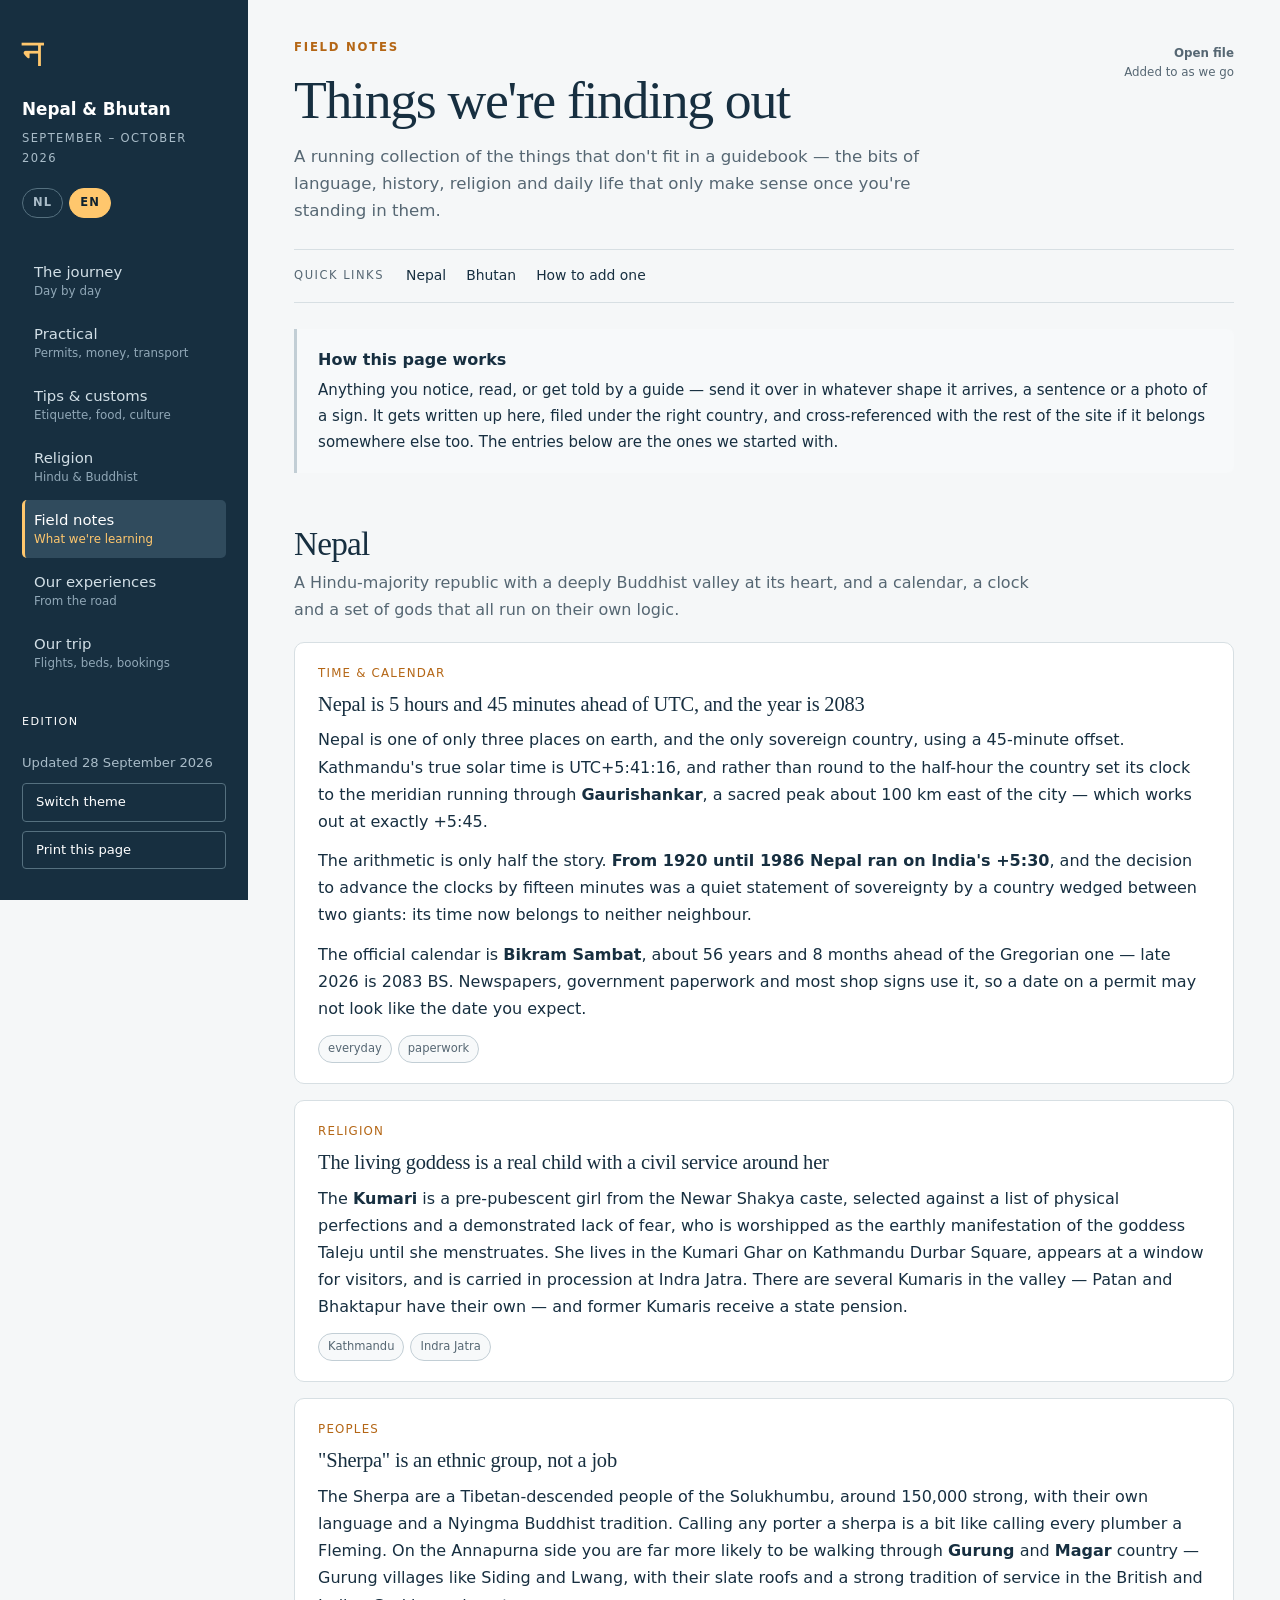
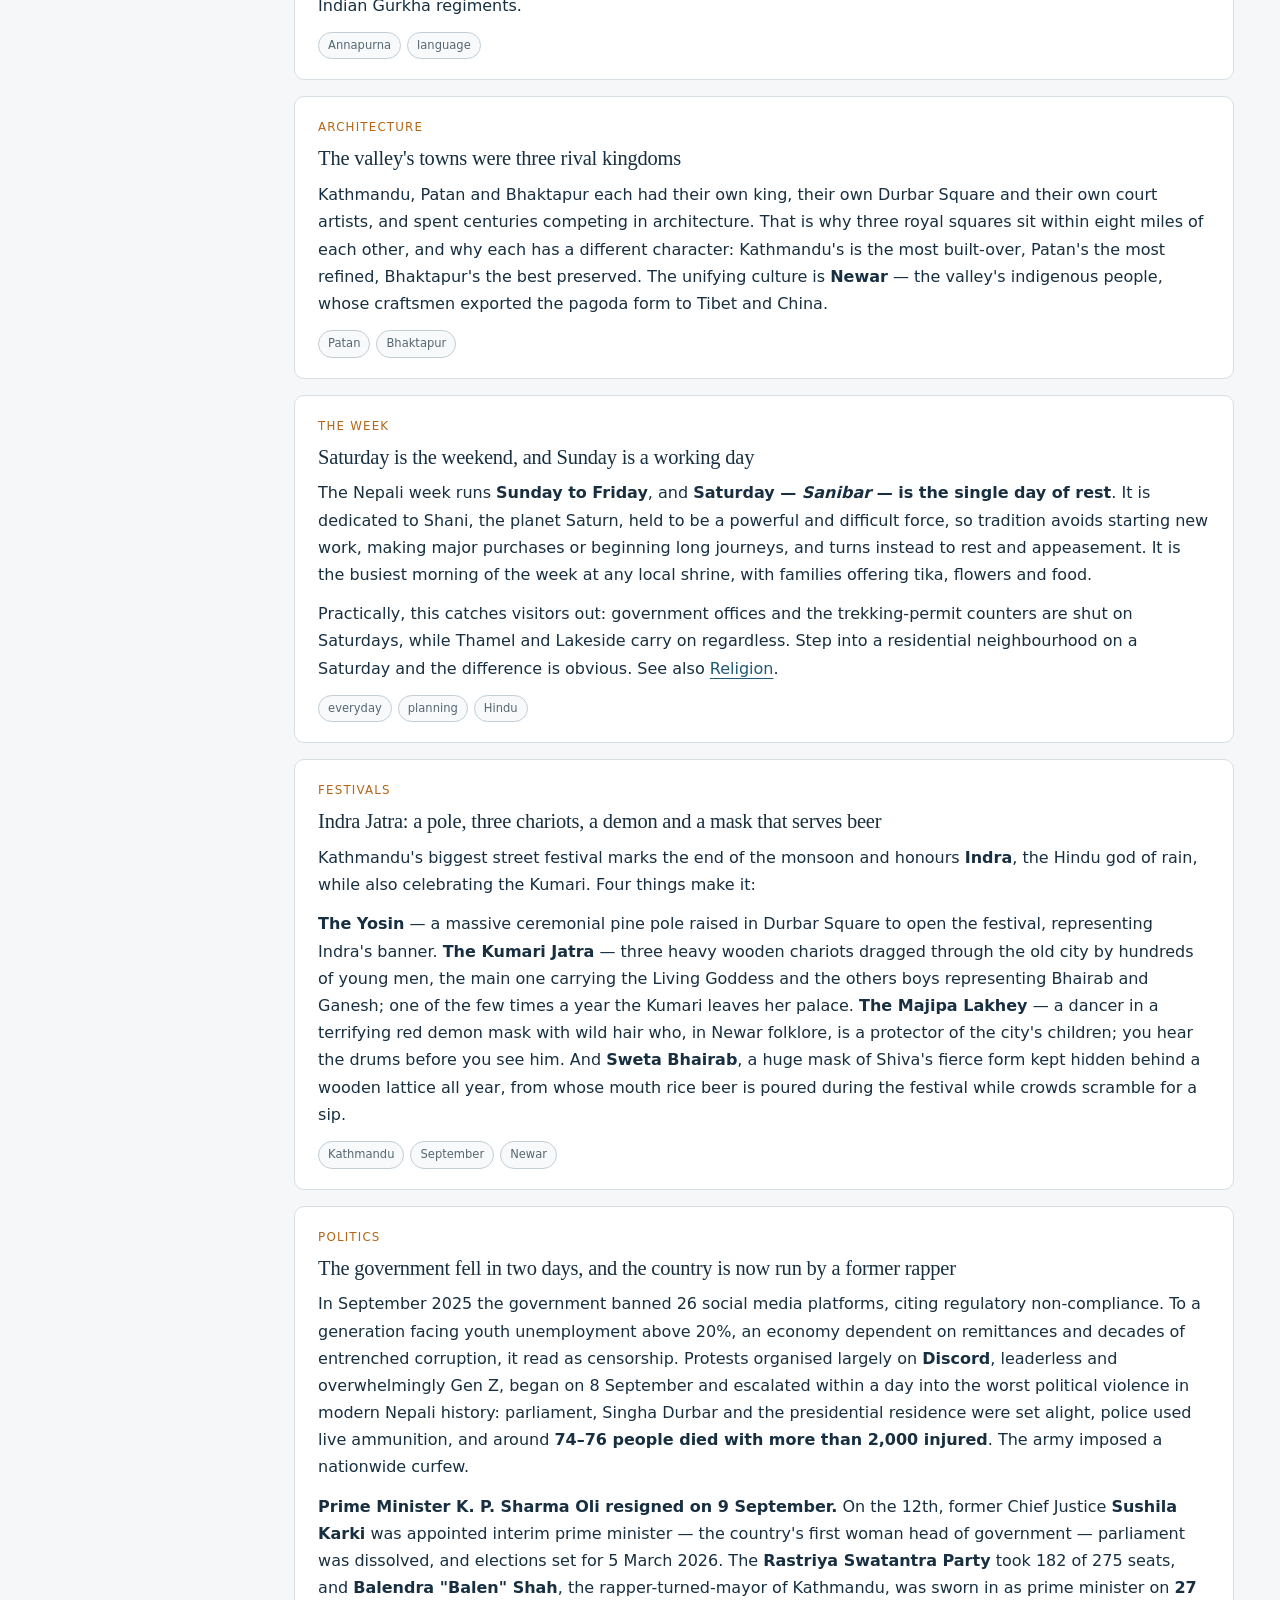
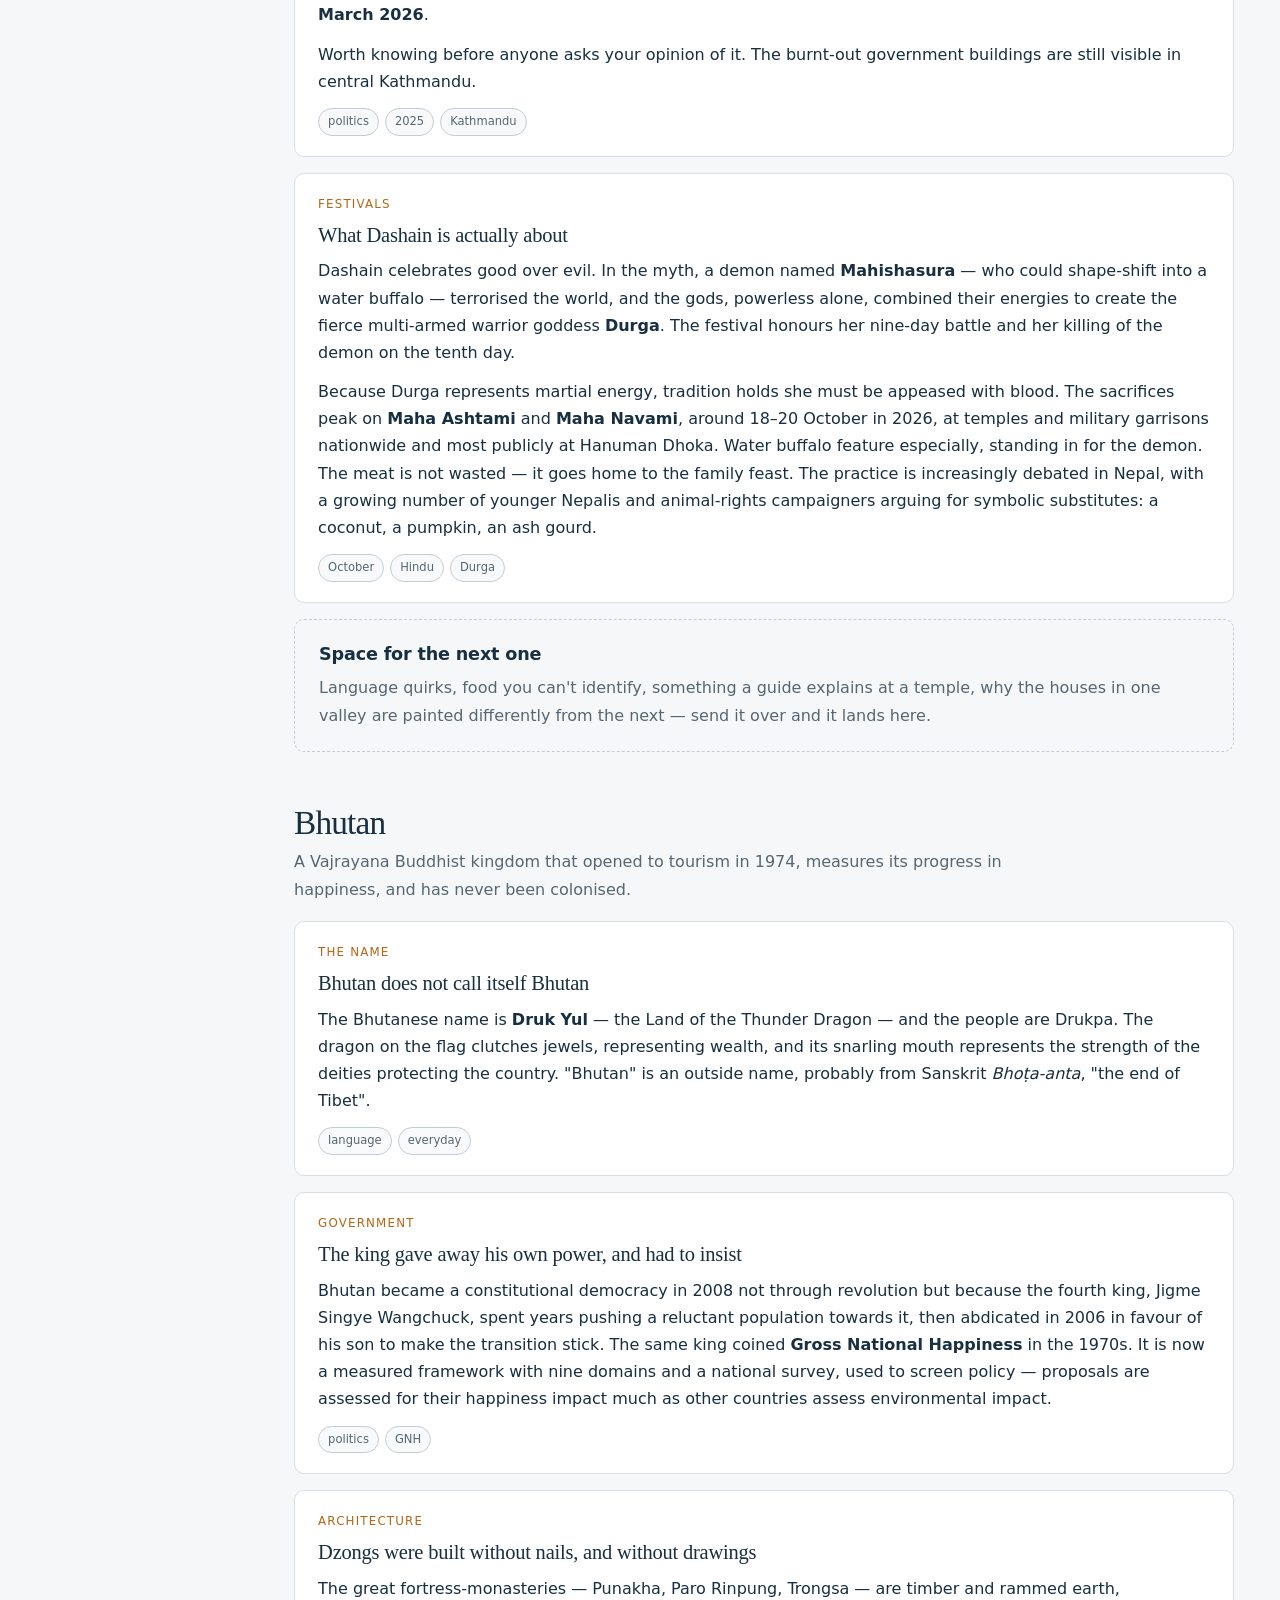
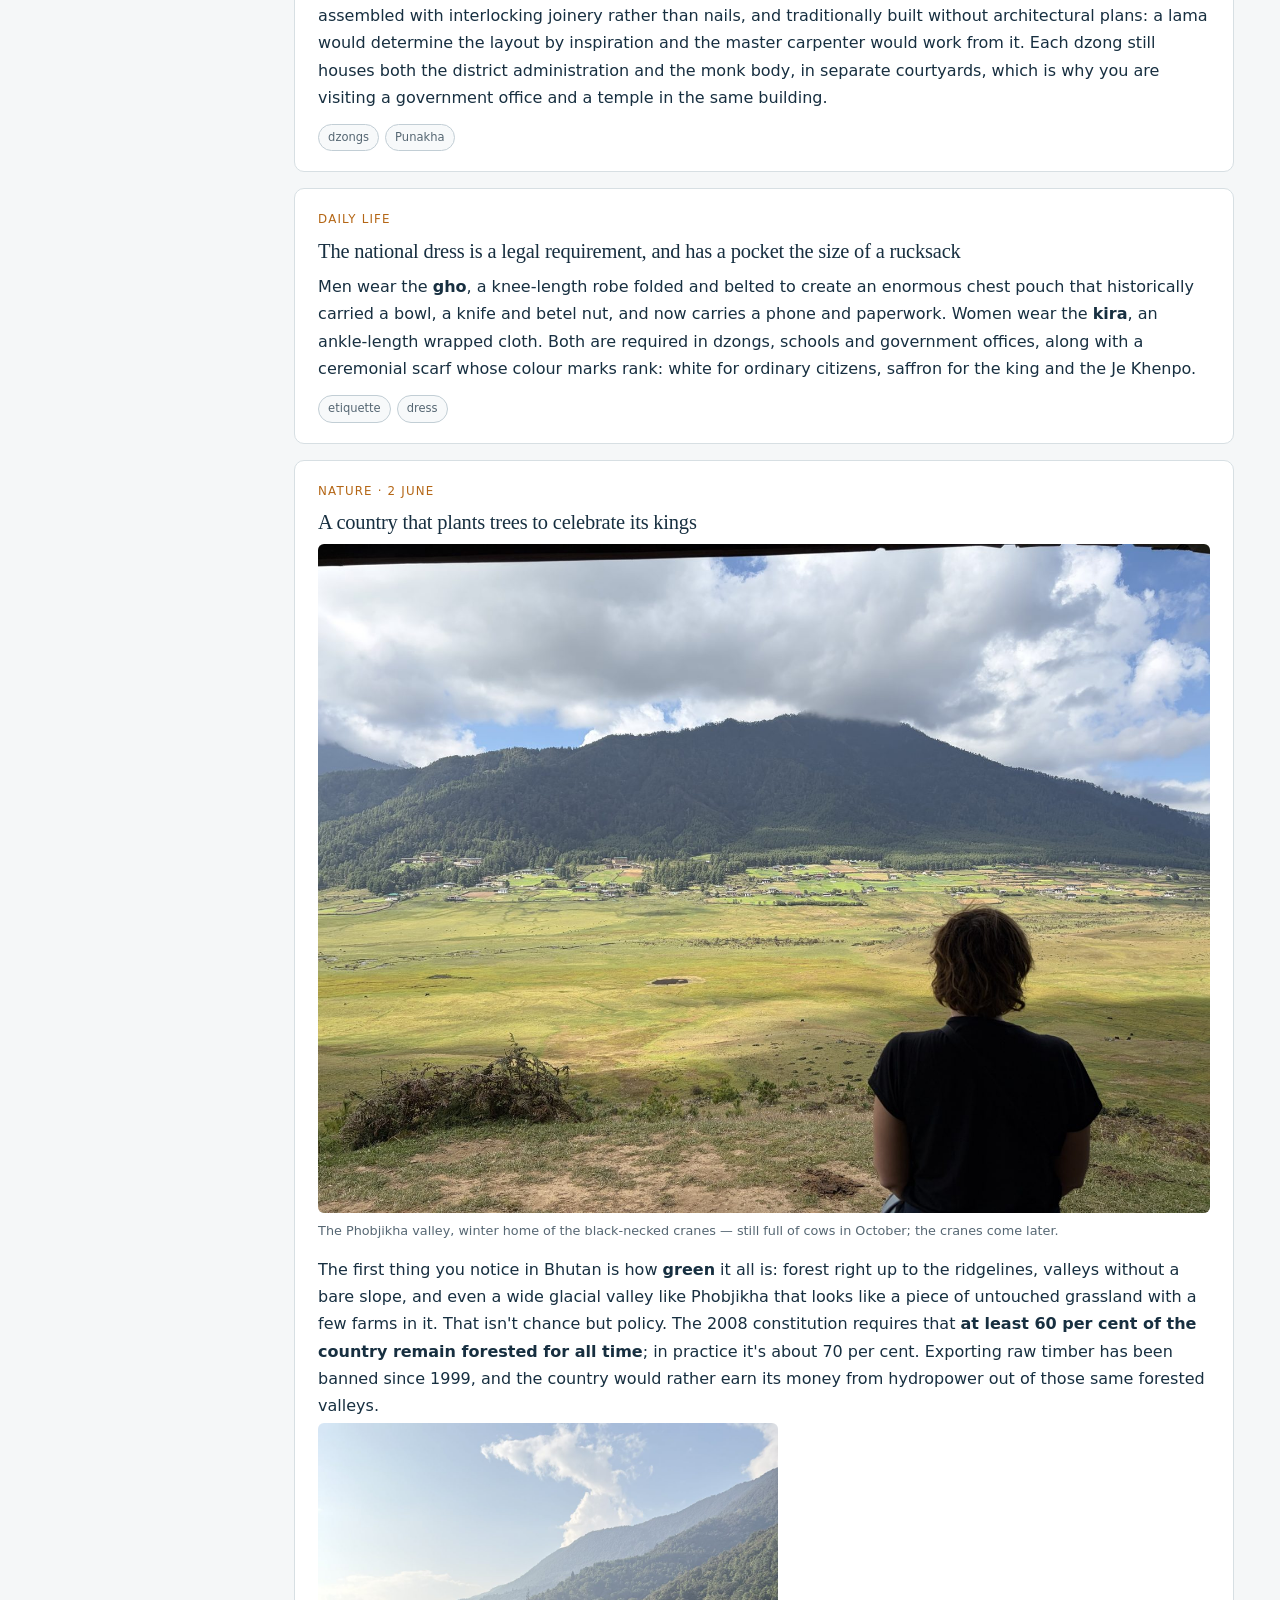
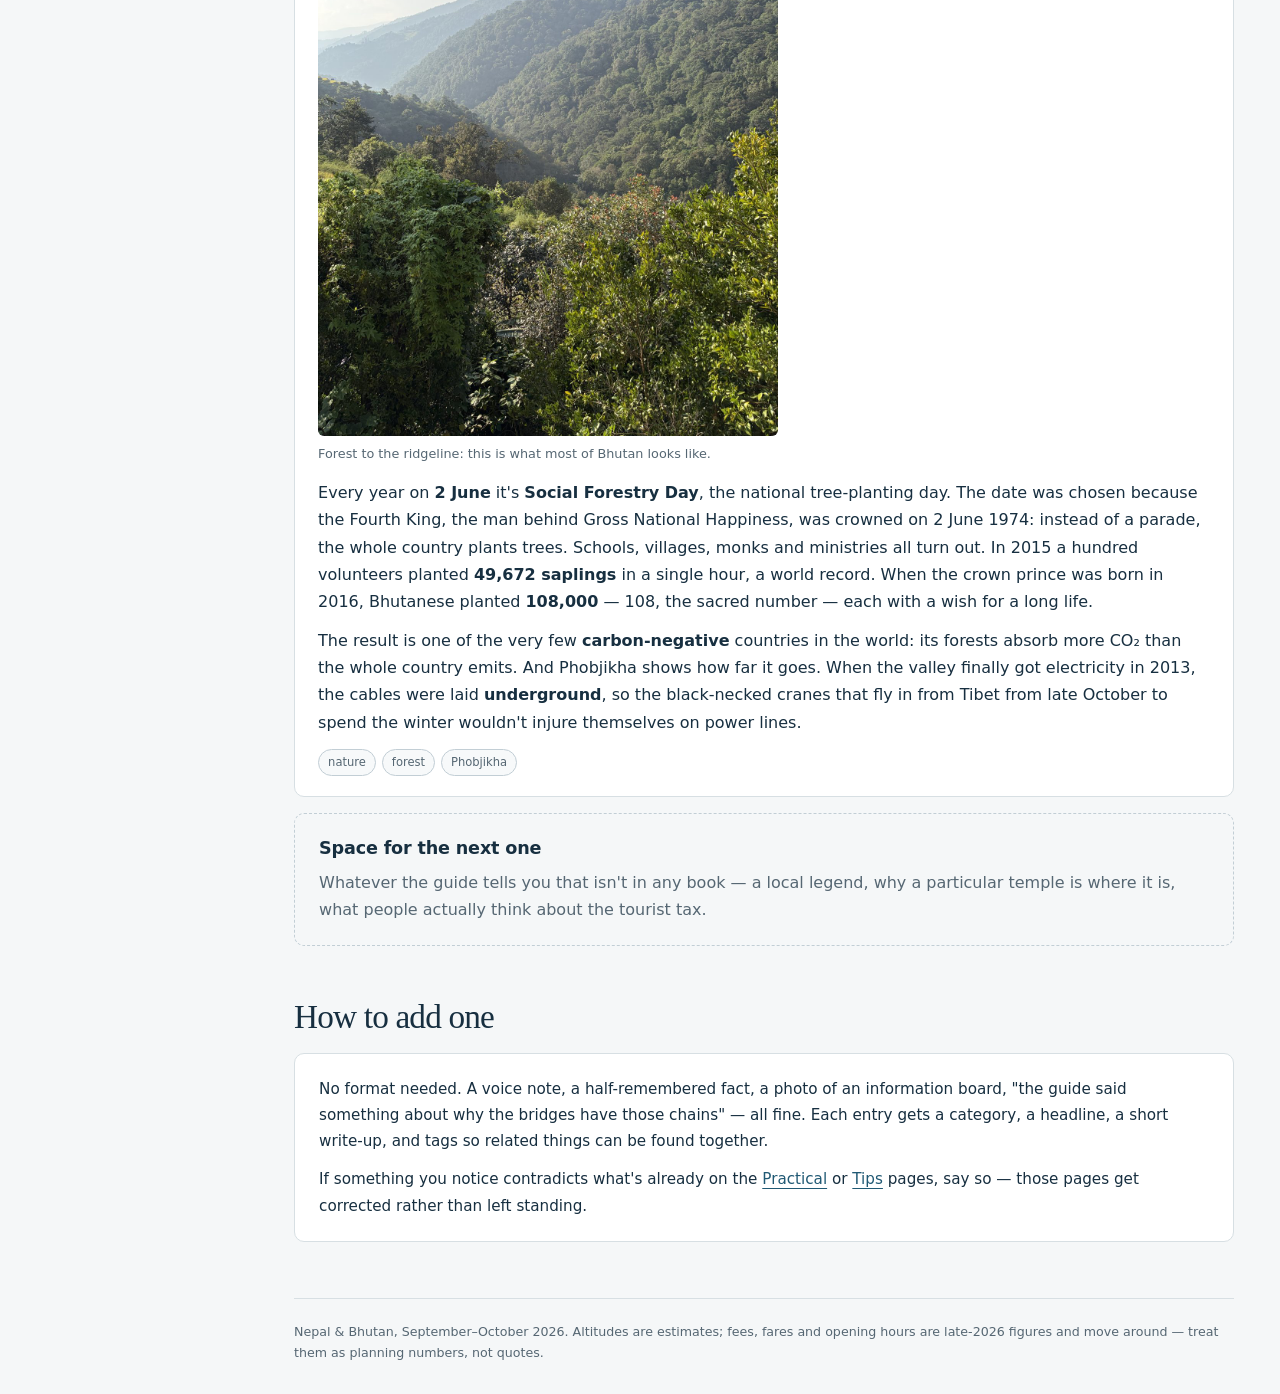
<file: en/discoveries.html>
<!doctype html>
<html lang="en">
<head>
<meta charset="utf-8">
<meta name="robots" content="noindex, nofollow">
<meta name="viewport" content="width=device-width, initial-scale=1">
<title>Field notes &middot; Nepal &amp; Bhutan 2026</title>
<link rel="stylesheet" href="../assets/style.css?v=8">
<link rel="alternate" hreflang="nl" href="../discoveries.html">
<link rel="alternate" hreflang="en" href="discoveries.html">
</head>
<body>
<a class="skip" href="#main">Skip to content</a>
<div class="shell">
<aside class="sidebar">
  <a class="brand" href="index.html">
    <span class="brand-mark">&#2344;</span>
    <strong>Nepal &amp; Bhutan</strong>
    <span>SEPTEMBER &ndash; OCTOBER 2026</span>
  </a>
  <div class="lang" aria-label="Language / Taal">
    <a href="../discoveries.html" hreflang="nl" lang="nl" aria-label="Nederlandse versie">NL</a>
    <a aria-current="true" lang="en">EN</a>
  </div>
  <nav>
    <a href="index.html">The journey <span>Day by day</span></a>
    <a href="practical.html">Practical <span>Permits, money, transport</span></a>
    <a href="tips.html">Tips &amp; customs <span>Etiquette, food, culture</span></a>
    <a href="religion.html">Religion <span>Hindu &amp; Buddhist</span></a>
    <a href="discoveries.html" aria-current="page">Field notes <span>What we're learning</span></a>
    <a href="experiences.html">Our experiences <span>From the road</span></a>
    <a href="ours.html">Our trip <span>Flights, beds, bookings</span></a>
  </nav>
  <div class="side-bottom">
    <p class="lbl">EDITION</p>
    <p>Updated 28 September 2026</p>
    <button class="side-btn" onclick="var r=document.documentElement;r.dataset.theme=(r.dataset.theme==='dark'?'light':'dark')">Switch theme</button>
    <button class="side-btn" onclick="window.print()">Print this page</button>
  </div>
</aside>
<main id="main">
<div class="page-heading">
  <div>
    <span class="eyebrow">Field notes</span>
    <h1>Things we're finding out</h1>
    <p class="intro">A running collection of the things that don't fit in a guidebook — the bits of language, history, religion and daily life that only make sense once you're standing in them.</p>
  </div>
  <div class="edition"><strong>Open file</strong><br>Added to as we go</div>
</div>

<div class="jump">
  <span class="jl">QUICK LINKS</span>
  <a href="#nepal">Nepal</a>
  <a href="#bhutan">Bhutan</a>
  <a href="#adding">How to add one</a>
</div>

<div class="notice plain">
  <strong>How this page works</strong>
  <p>Anything you notice, read, or get told by a guide — send it over in whatever shape it arrives, a sentence or a photo of a sign. It gets written up here, filed under the right country, and cross-referenced with the rest of the site if it belongs somewhere else too. The entries below are the ones we started with.</p>
</div>

<section class="section" id="nepal">
  <h2>Nepal</h2>
  <p class="section-lead">A Hindu-majority republic with a deeply Buddhist valley at its heart, and a calendar, a clock and a set of gods that all run on their own logic.</p>

  <div class="entry">
    <div class="meta">Time &amp; calendar</div>
    <h3>Nepal is 5 hours and 45 minutes ahead of UTC, and the year is 2083</h3>
    <p>Nepal is one of only three places on earth, and the only sovereign country, using a 45-minute offset. Kathmandu's true solar time is UTC+5:41:16, and rather than round to the half-hour the country set its clock to the meridian running through <b>Gaurishankar</b>, a sacred peak about 100 km east of the city — which works out at exactly +5:45.</p><p>The arithmetic is only half the story. <b>From 1920 until 1986 Nepal ran on India's +5:30</b>, and the decision to advance the clocks by fifteen minutes was a quiet statement of sovereignty by a country wedged between two giants: its time now belongs to neither neighbour.</p><p>The official calendar is <b>Bikram Sambat</b>, about 56 years and 8 months ahead of the Gregorian one — late 2026 is 2083 BS. Newspapers, government paperwork and most shop signs use it, so a date on a permit may not look like the date you expect.</p>
    <div class="tags"><span class="tag">everyday</span><span class="tag">paperwork</span></div>
  </div>

  <div class="entry">
    <div class="meta">Religion</div>
    <h3>The living goddess is a real child with a civil service around her</h3>
    <p>The <b>Kumari</b> is a pre-pubescent girl from the Newar Shakya caste, selected against a list of physical perfections and a demonstrated lack of fear, who is worshipped as the earthly manifestation of the goddess Taleju until she menstruates. She lives in the Kumari Ghar on Kathmandu Durbar Square, appears at a window for visitors, and is carried in procession at Indra Jatra. There are several Kumaris in the valley — Patan and Bhaktapur have their own — and former Kumaris receive a state pension.</p>
    <div class="tags"><span class="tag">Kathmandu</span><span class="tag">Indra Jatra</span></div>
  </div>

  <div class="entry">
    <div class="meta">Peoples</div>
    <h3>"Sherpa" is an ethnic group, not a job</h3>
    <p>The Sherpa are a Tibetan-descended people of the Solukhumbu, around 150,000 strong, with their own language and a Nyingma Buddhist tradition. Calling any porter a sherpa is a bit like calling every plumber a Fleming. On the Annapurna side you are far more likely to be walking through <b>Gurung</b> and <b>Magar</b> country — Gurung villages like Siding and Lwang, with their slate roofs and a strong tradition of service in the British and Indian Gurkha regiments.</p>
    <div class="tags"><span class="tag">Annapurna</span><span class="tag">language</span></div>
  </div>

  <div class="entry">
    <div class="meta">Architecture</div>
    <h3>The valley's towns were three rival kingdoms</h3>
    <p>Kathmandu, Patan and Bhaktapur each had their own king, their own Durbar Square and their own court artists, and spent centuries competing in architecture. That is why three royal squares sit within eight miles of each other, and why each has a different character: Kathmandu's is the most built-over, Patan's the most refined, Bhaktapur's the best preserved. The unifying culture is <b>Newar</b> — the valley's indigenous people, whose craftsmen exported the pagoda form to Tibet and China.</p>
    <div class="tags"><span class="tag">Patan</span><span class="tag">Bhaktapur</span></div>
  </div>


  <div class="entry">
    <div class="meta">The week</div>
    <h3>Saturday is the weekend, and Sunday is a working day</h3>
    <p>The Nepali week runs <b>Sunday to Friday</b>, and <b>Saturday — <em>Sanibar</em> — is the single day of rest</b>. It is dedicated to Shani, the planet Saturn, held to be a powerful and difficult force, so tradition avoids starting new work, making major purchases or beginning long journeys, and turns instead to rest and appeasement. It is the busiest morning of the week at any local shrine, with families offering tika, flowers and food.</p>
    <p>Practically, this catches visitors out: government offices and the trekking-permit counters are shut on Saturdays, while Thamel and Lakeside carry on regardless. Step into a residential neighbourhood on a Saturday and the difference is obvious. See also <a href="religion.html#hindu">Religion</a>.</p>
    <div class="tags"><span class="tag">everyday</span><span class="tag">planning</span><span class="tag">Hindu</span></div>
  </div>

  <div class="entry">
    <div class="meta">Festivals</div>
    <h3>Indra Jatra: a pole, three chariots, a demon and a mask that serves beer</h3>
    <p>Kathmandu's biggest street festival marks the end of the monsoon and honours <b>Indra</b>, the Hindu god of rain, while also celebrating the Kumari. Four things make it:</p>
    <p><b>The Yosin</b> — a massive ceremonial pine pole raised in Durbar Square to open the festival, representing Indra's banner. <b>The Kumari Jatra</b> — three heavy wooden chariots dragged through the old city by hundreds of young men, the main one carrying the Living Goddess and the others boys representing Bhairab and Ganesh; one of the few times a year the Kumari leaves her palace. <b>The Majipa Lakhey</b> — a dancer in a terrifying red demon mask with wild hair who, in Newar folklore, is a protector of the city's children; you hear the drums before you see him. And <b>Sweta Bhairab</b>, a huge mask of Shiva's fierce form kept hidden behind a wooden lattice all year, from whose mouth rice beer is poured during the festival while crowds scramble for a sip.</p>
    <div class="tags"><span class="tag">Kathmandu</span><span class="tag">September</span><span class="tag">Newar</span></div>
  </div>

  <div class="entry">
    <div class="meta">Politics</div>
    <h3>The government fell in two days, and the country is now run by a former rapper</h3>
    <p>In September 2025 the government banned 26 social media platforms, citing regulatory non-compliance. To a generation facing youth unemployment above 20%, an economy dependent on remittances and decades of entrenched corruption, it read as censorship. Protests organised largely on <b>Discord</b>, leaderless and overwhelmingly Gen Z, began on 8 September and escalated within a day into the worst political violence in modern Nepali history: parliament, Singha Durbar and the presidential residence were set alight, police used live ammunition, and around <b>74–76 people died with more than 2,000 injured</b>. The army imposed a nationwide curfew.</p>
    <p><b>Prime Minister K. P. Sharma Oli resigned on 9 September.</b> On the 12th, former Chief Justice <b>Sushila Karki</b> was appointed interim prime minister — the country's first woman head of government — parliament was dissolved, and elections set for 5 March 2026. The <b>Rastriya Swatantra Party</b> took 182 of 275 seats, and <b>Balendra "Balen" Shah</b>, the rapper-turned-mayor of Kathmandu, was sworn in as prime minister on <b>27 March 2026</b>.</p>
    <p>Worth knowing before anyone asks your opinion of it. The burnt-out government buildings are still visible in central Kathmandu.</p>
    <div class="tags"><span class="tag">politics</span><span class="tag">2025</span><span class="tag">Kathmandu</span></div>
  </div>

  <div class="entry">
    <div class="meta">Festivals</div>
    <h3>What Dashain is actually about</h3>
    <p>Dashain celebrates good over evil. In the myth, a demon named <b>Mahishasura</b> — who could shape-shift into a water buffalo — terrorised the world, and the gods, powerless alone, combined their energies to create the fierce multi-armed warrior goddess <b>Durga</b>. The festival honours her nine-day battle and her killing of the demon on the tenth day.</p>
    <p>Because Durga represents martial energy, tradition holds she must be appeased with blood. The sacrifices peak on <b>Maha Ashtami</b> and <b>Maha Navami</b>, around 18–20 October in 2026, at temples and military garrisons nationwide and most publicly at Hanuman Dhoka. Water buffalo feature especially, standing in for the demon. The meat is not wasted — it goes home to the family feast. The practice is increasingly debated in Nepal, with a growing number of younger Nepalis and animal-rights campaigners arguing for symbolic substitutes: a coconut, a pumpkin, an ash gourd.</p>
    <div class="tags"><span class="tag">October</span><span class="tag">Hindu</span><span class="tag">Durga</span></div>
  </div>

  <div class="placeholder">
    <h3>Space for the next one</h3>
    <p>Language quirks, food you can't identify, something a guide explains at a temple, why the houses in one valley are painted differently from the next — send it over and it lands here.</p>
  </div>
</section>

<section class="section" id="bhutan">
  <h2>Bhutan</h2>
  <p class="section-lead">A Vajrayana Buddhist kingdom that opened to tourism in 1974, measures its progress in happiness, and has never been colonised.</p>

  <div class="entry">
    <div class="meta">The name</div>
    <h3>Bhutan does not call itself Bhutan</h3>
    <p>The Bhutanese name is <b>Druk Yul</b> — the Land of the Thunder Dragon — and the people are Drukpa. The dragon on the flag clutches jewels, representing wealth, and its snarling mouth represents the strength of the deities protecting the country. "Bhutan" is an outside name, probably from Sanskrit <em>Bhoṭa-anta</em>, "the end of Tibet".</p>
    <div class="tags"><span class="tag">language</span><span class="tag">everyday</span></div>
  </div>

  <div class="entry">
    <div class="meta">Government</div>
    <h3>The king gave away his own power, and had to insist</h3>
    <p>Bhutan became a constitutional democracy in 2008 not through revolution but because the fourth king, Jigme Singye Wangchuck, spent years pushing a reluctant population towards it, then abdicated in 2006 in favour of his son to make the transition stick. The same king coined <b>Gross National Happiness</b> in the 1970s. It is now a measured framework with nine domains and a national survey, used to screen policy — proposals are assessed for their happiness impact much as other countries assess environmental impact.</p>
    <div class="tags"><span class="tag">politics</span><span class="tag">GNH</span></div>
  </div>

  <div class="entry">
    <div class="meta">Architecture</div>
    <h3>Dzongs were built without nails, and without drawings</h3>
    <p>The great fortress-monasteries — Punakha, Paro Rinpung, Trongsa — are timber and rammed earth, assembled with interlocking joinery rather than nails, and traditionally built without architectural plans: a lama would determine the layout by inspiration and the master carpenter would work from it. Each dzong still houses both the district administration and the monk body, in separate courtyards, which is why you are visiting a government office and a temple in the same building.</p>
    <div class="tags"><span class="tag">dzongs</span><span class="tag">Punakha</span></div>
  </div>

  <div class="entry">
    <div class="meta">Daily life</div>
    <h3>The national dress is a legal requirement, and has a pocket the size of a rucksack</h3>
    <p>Men wear the <b>gho</b>, a knee-length robe folded and belted to create an enormous chest pouch that historically carried a bowl, a knife and betel nut, and now carries a phone and paperwork. Women wear the <b>kira</b>, an ankle-length wrapped cloth. Both are required in dzongs, schools and government offices, along with a ceremonial scarf whose colour marks rank: white for ordinary citizens, saffron for the king and the Je Khenpo.</p>
    <div class="tags"><span class="tag">etiquette</span><span class="tag">dress</span></div>
  </div>

  <div class="entry">
    <div class="meta">Nature · 2 June</div>
    <h3>A country that plants trees to celebrate its kings</h3>
    <figure class="entry-photo">
      <img style="display:block;max-width:100%;height:auto" src="../assets/photos/phobjikha-valley.jpg" width="1600" height="1200" loading="lazy" alt="Looking out over the wide Phobjikha valley: grassland with grazing cows, a line of farms and fields along the forest edge, and a forested mountain with its summit in the clouds; one of us in the foreground, seen from behind.">
      <figcaption>The Phobjikha valley, winter home of the black-necked cranes — still full of cows in October; the cranes come later.</figcaption>
    </figure>
    <p>The first thing you notice in Bhutan is how <b>green</b> it all is: forest right up to the ridgelines, valleys without a bare slope, and even a wide glacial valley like Phobjikha that looks like a piece of untouched grassland with a few farms in it. That isn't chance but policy. The 2008 constitution requires that <b>at least 60 per cent of the country remain forested for all time</b>; in practice it's about 70 per cent. Exporting raw timber has been banned since 1999, and the country would rather earn its money from hydropower out of those same forested valleys.</p>
    <figure class="entry-photo">
      <img style="display:block;max-width:100%;height:auto;max-width:min(100%,460px)" src="../assets/photos/bhutan-forest-valley.jpg" width="1200" height="1600" loading="lazy" alt="A deep valley with dense forest on both slopes up to the ridge, in hazy afternoon light, with green shrubs in the foreground.">
      <figcaption>Forest to the ridgeline: this is what most of Bhutan looks like.</figcaption>
    </figure>
    <p>Every year on <b>2 June</b> it's <b>Social Forestry Day</b>, the national tree-planting day. The date was chosen because the Fourth King, the man behind Gross National Happiness, was crowned on 2 June 1974: instead of a parade, the whole country plants trees. Schools, villages, monks and ministries all turn out. In 2015 a hundred volunteers planted <b>49,672 saplings</b> in a single hour, a world record. When the crown prince was born in 2016, Bhutanese planted <b>108,000</b> — 108, the sacred number — each with a wish for a long life.</p>
    <p>The result is one of the very few <b>carbon-negative</b> countries in the world: its forests absorb more CO₂ than the whole country emits. And Phobjikha shows how far it goes. When the valley finally got electricity in 2013, the cables were laid <b>underground</b>, so the black-necked cranes that fly in from Tibet from late October to spend the winter wouldn't injure themselves on power lines.</p>
    <div class="tags"><span class="tag">nature</span><span class="tag">forest</span><span class="tag">Phobjikha</span></div>
  </div>

  <div class="placeholder">
    <h3>Space for the next one</h3>
    <p>Whatever the guide tells you that isn't in any book — a local legend, why a particular temple is where it is, what people actually think about the tourist tax.</p>
  </div>
</section>

<section class="section" id="adding">
  <h2>How to add one</h2>
  <div class="panel">
    <p>No format needed. A voice note, a half-remembered fact, a photo of an information board, "the guide said something about why the bridges have those chains" — all fine. Each entry gets a category, a headline, a short write-up, and tags so related things can be found together.</p>
    <p>If something you notice contradicts what's already on the <a href="practical.html">Practical</a> or <a href="tips.html">Tips</a> pages, say so — those pages get corrected rather than left standing.</p>
  </div>
</section>

<footer>
  <p>Nepal &amp; Bhutan, September&ndash;October 2026. Altitudes are estimates; fees, fares and opening hours are late-2026 figures and move around &mdash; treat them as planning numbers, not quotes.</p>
</footer>
</main>
</div>
</body>
</html>
</file>
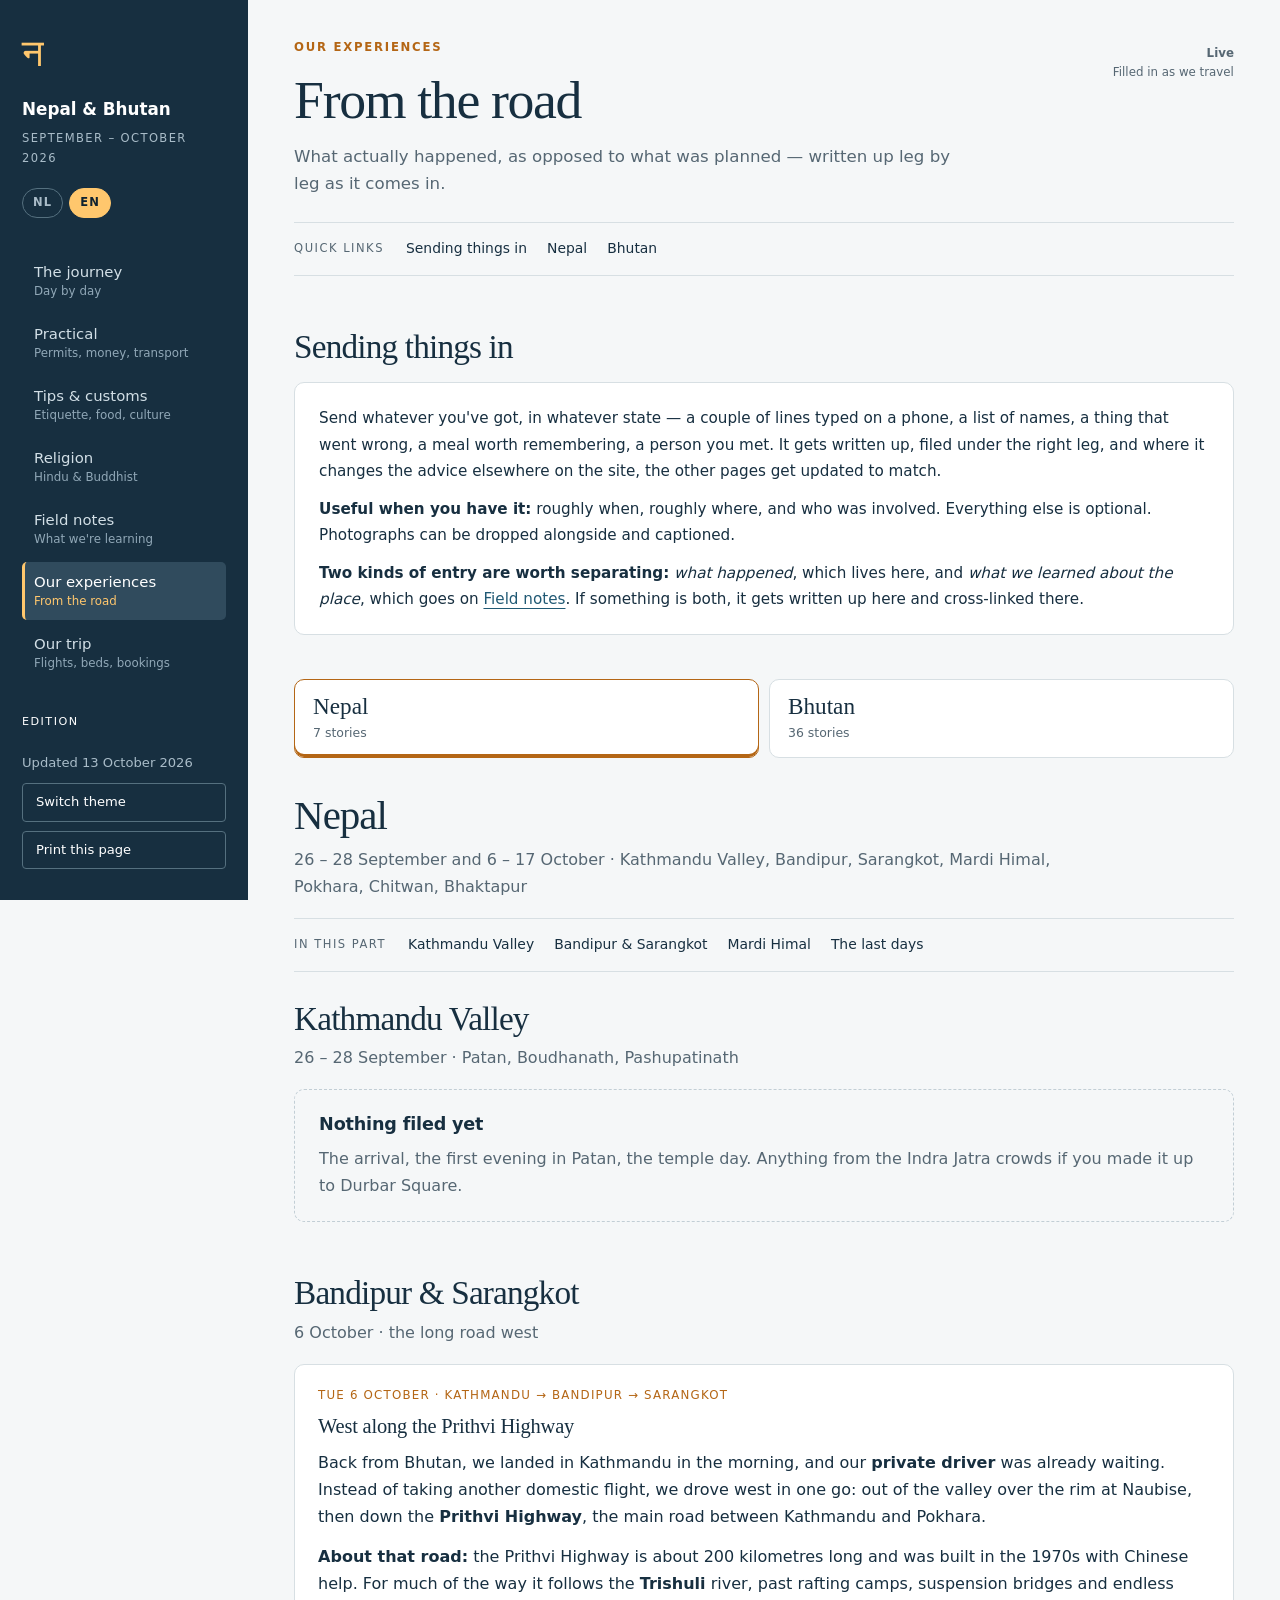
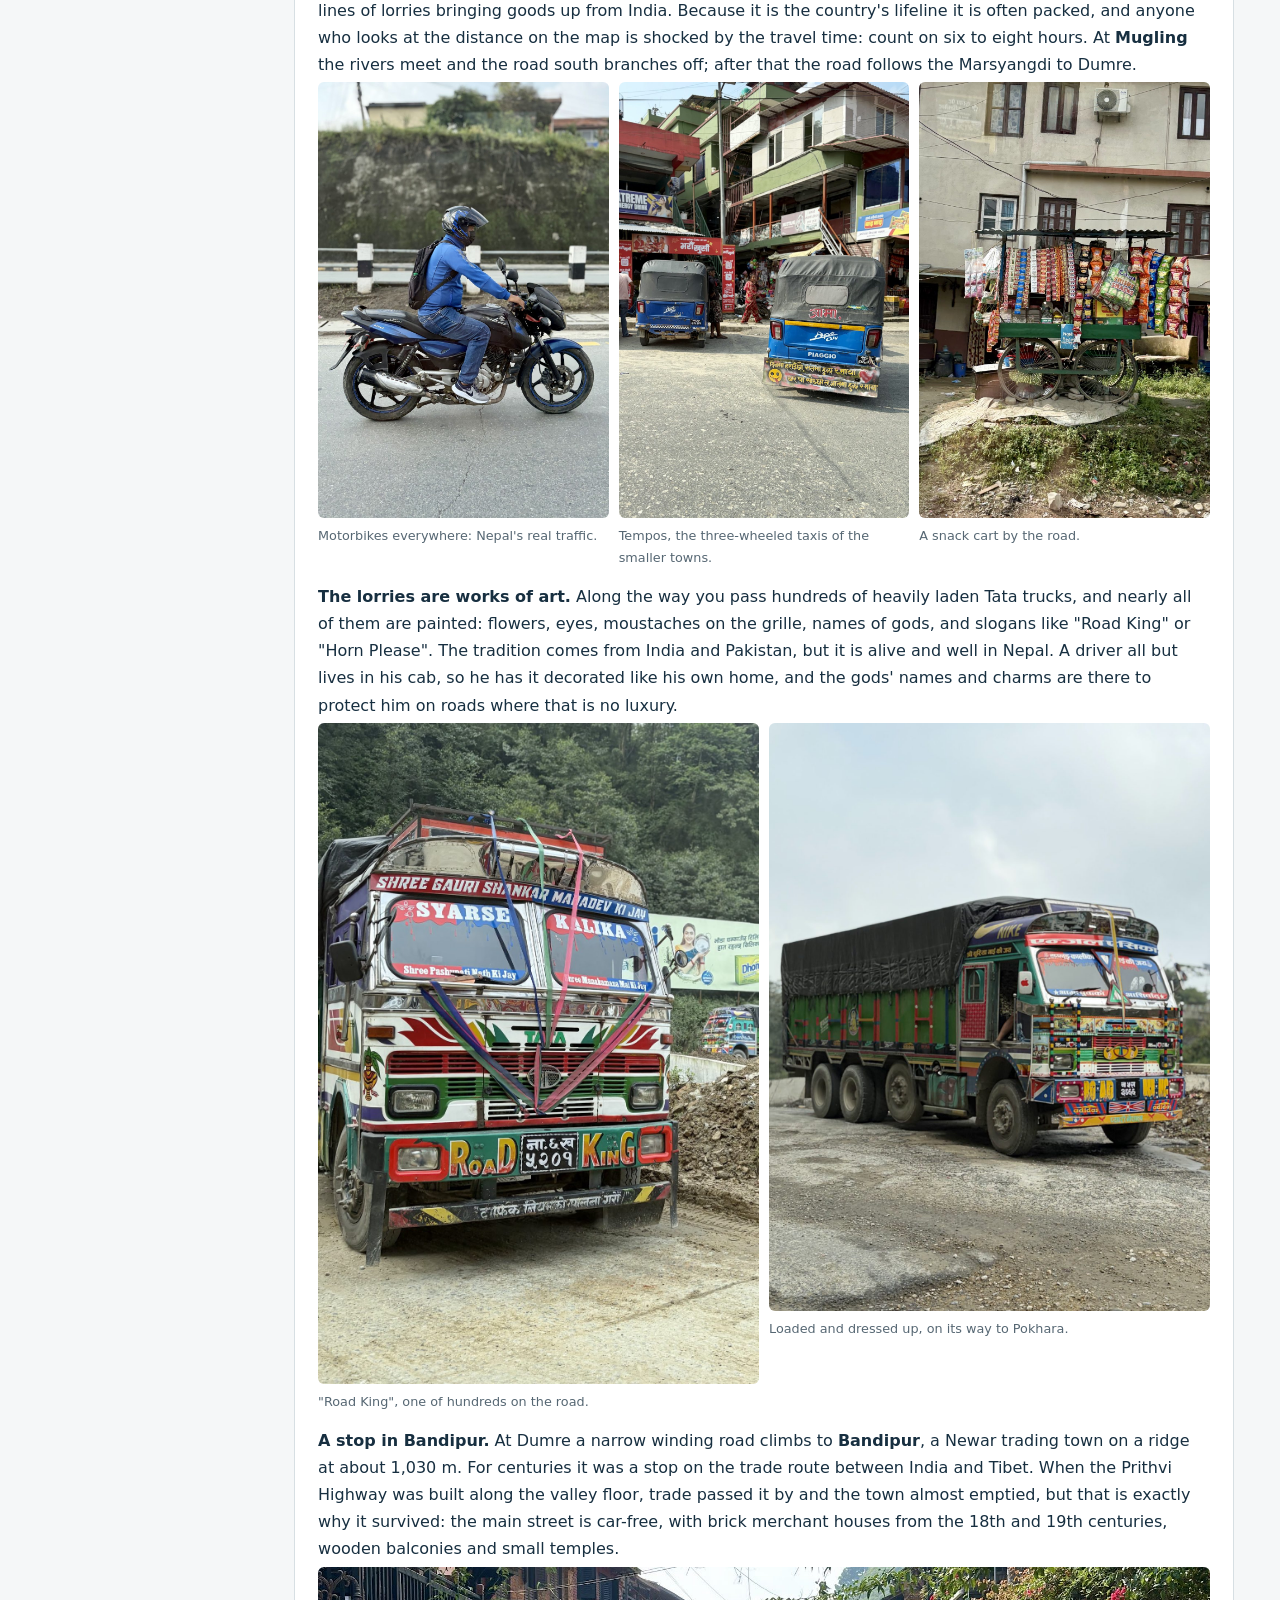
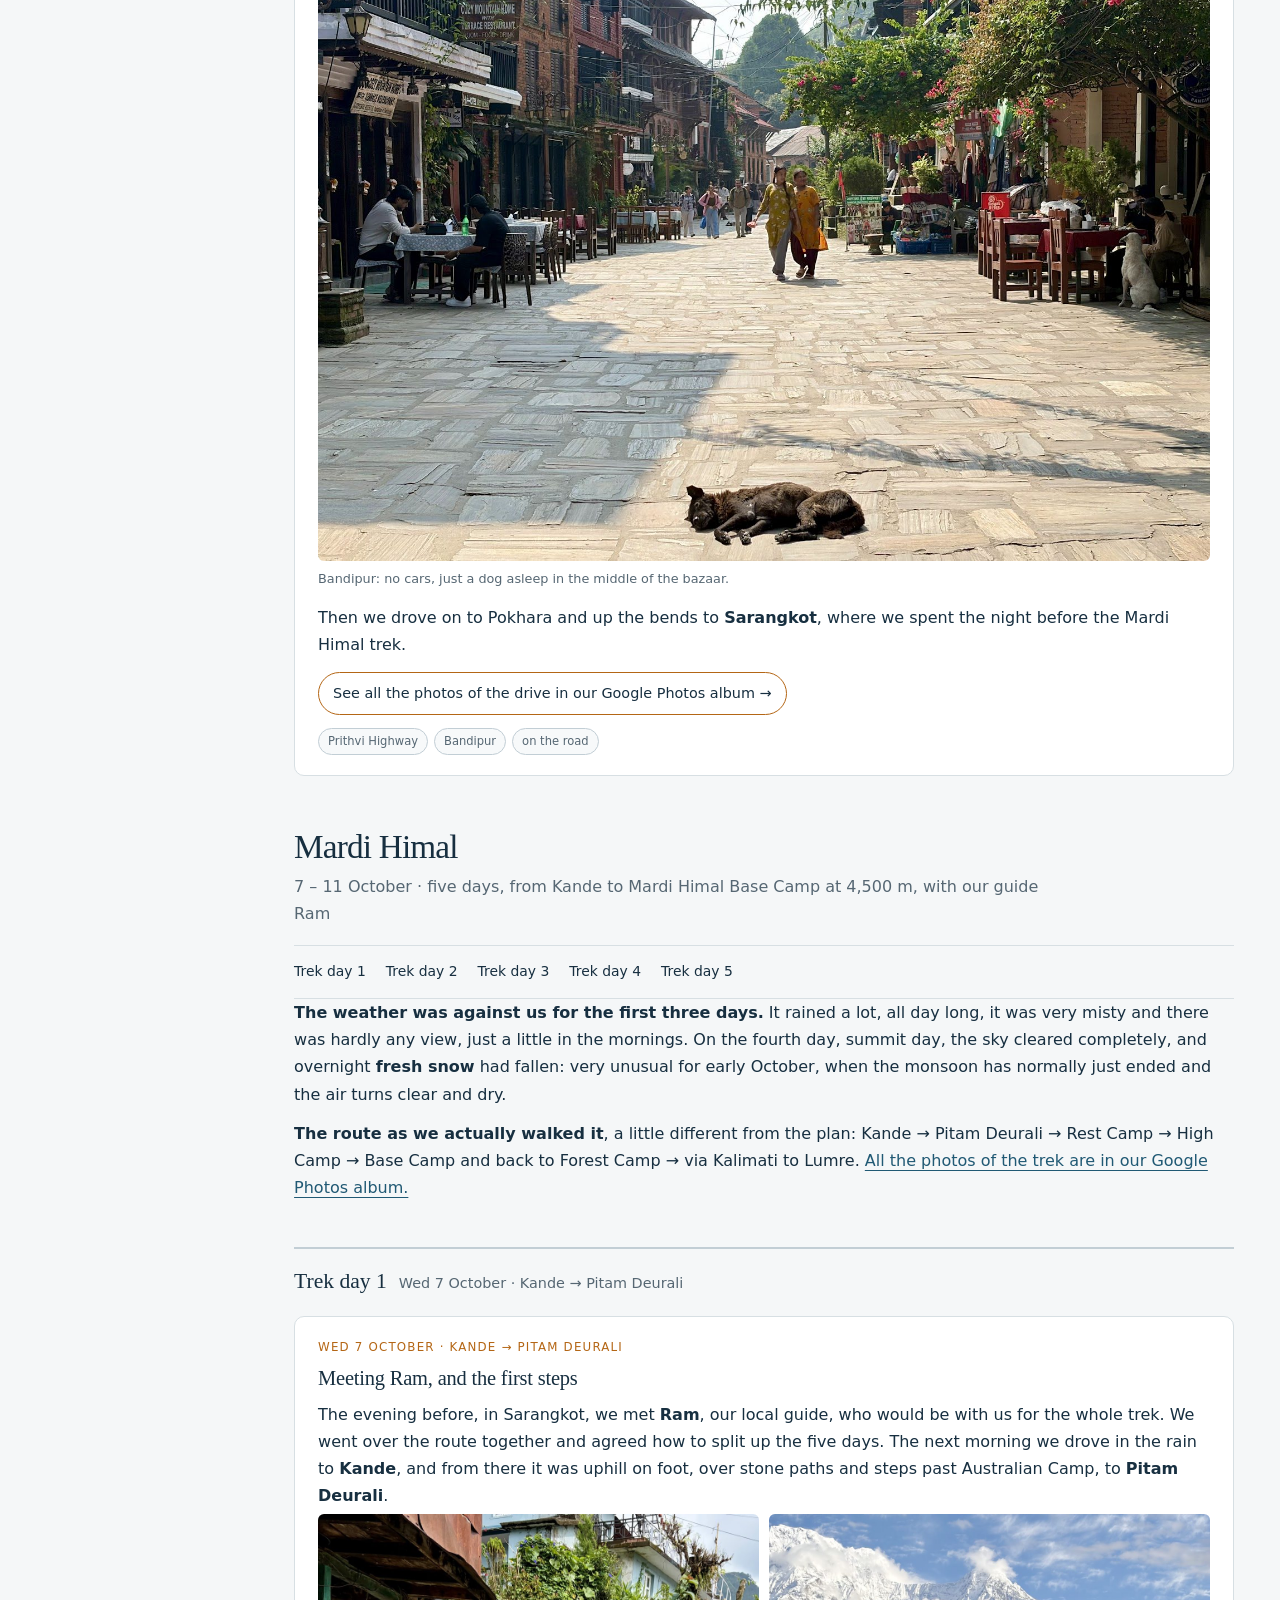
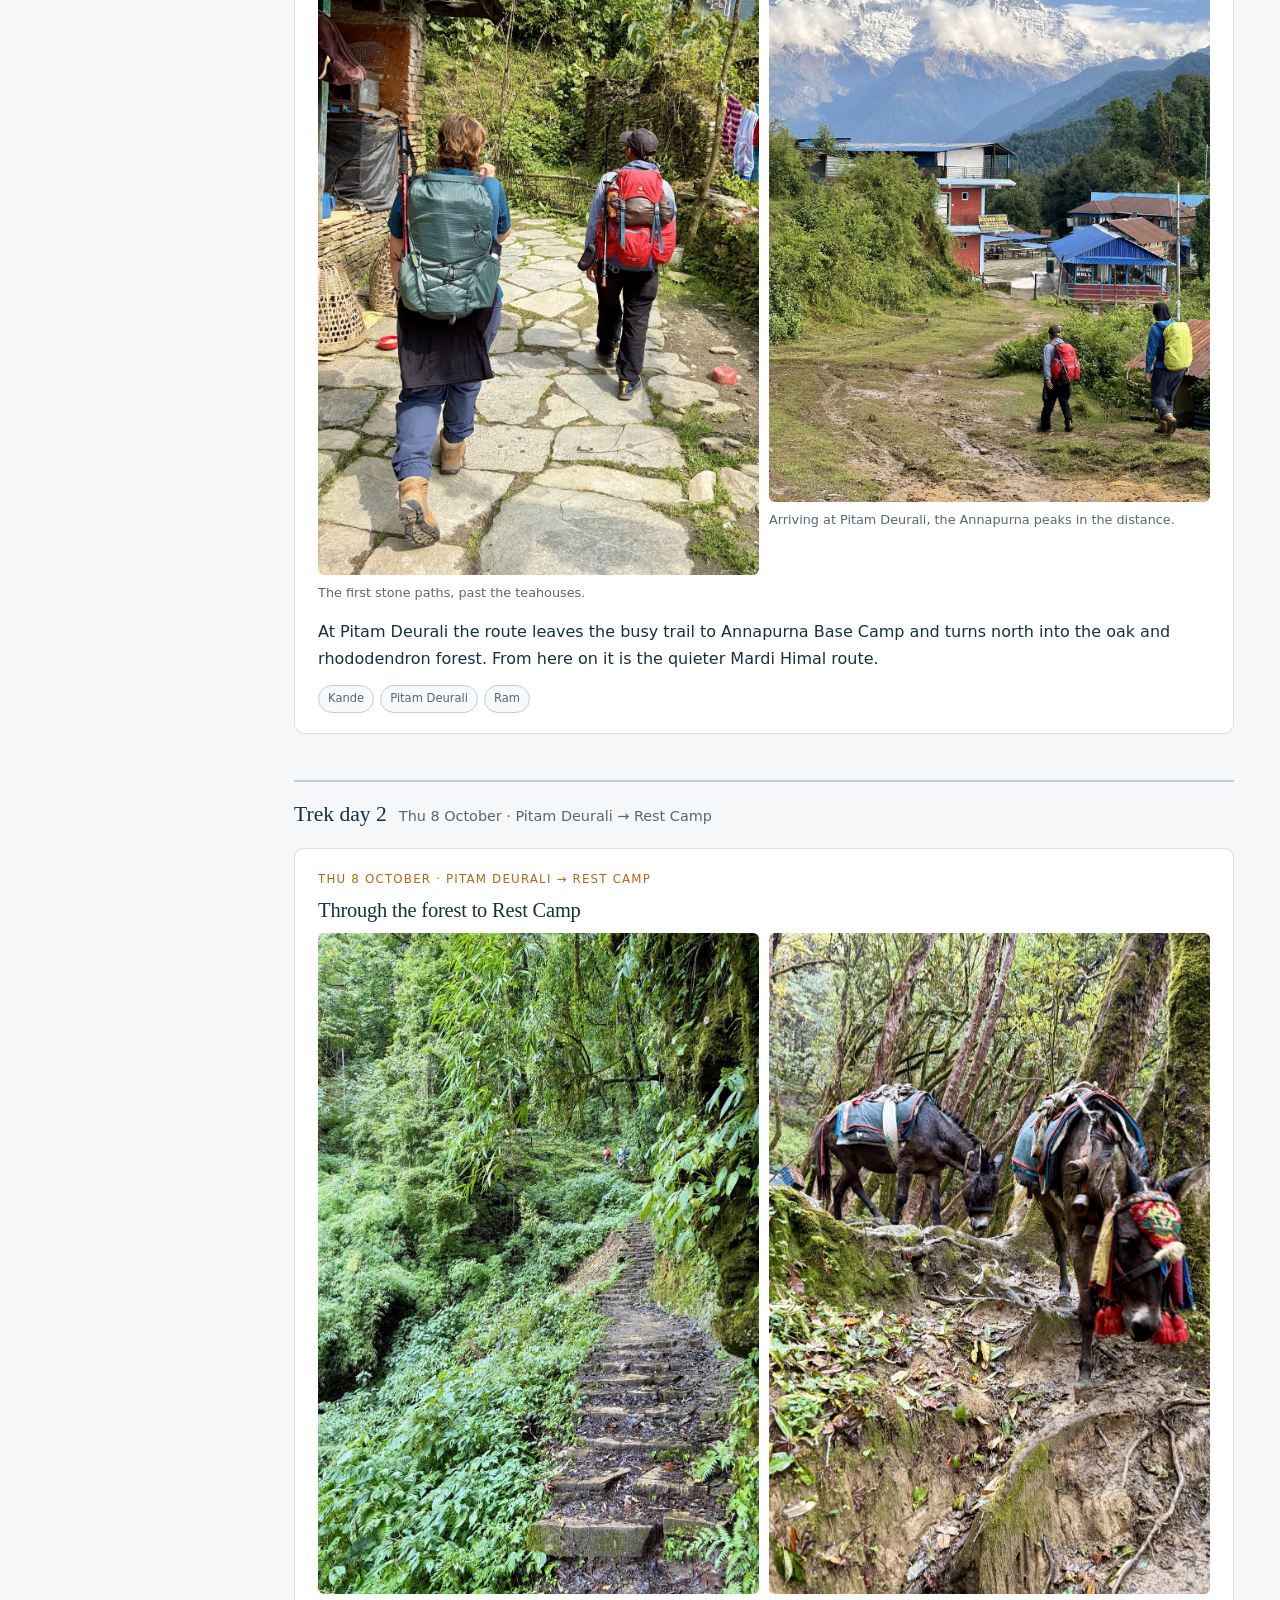
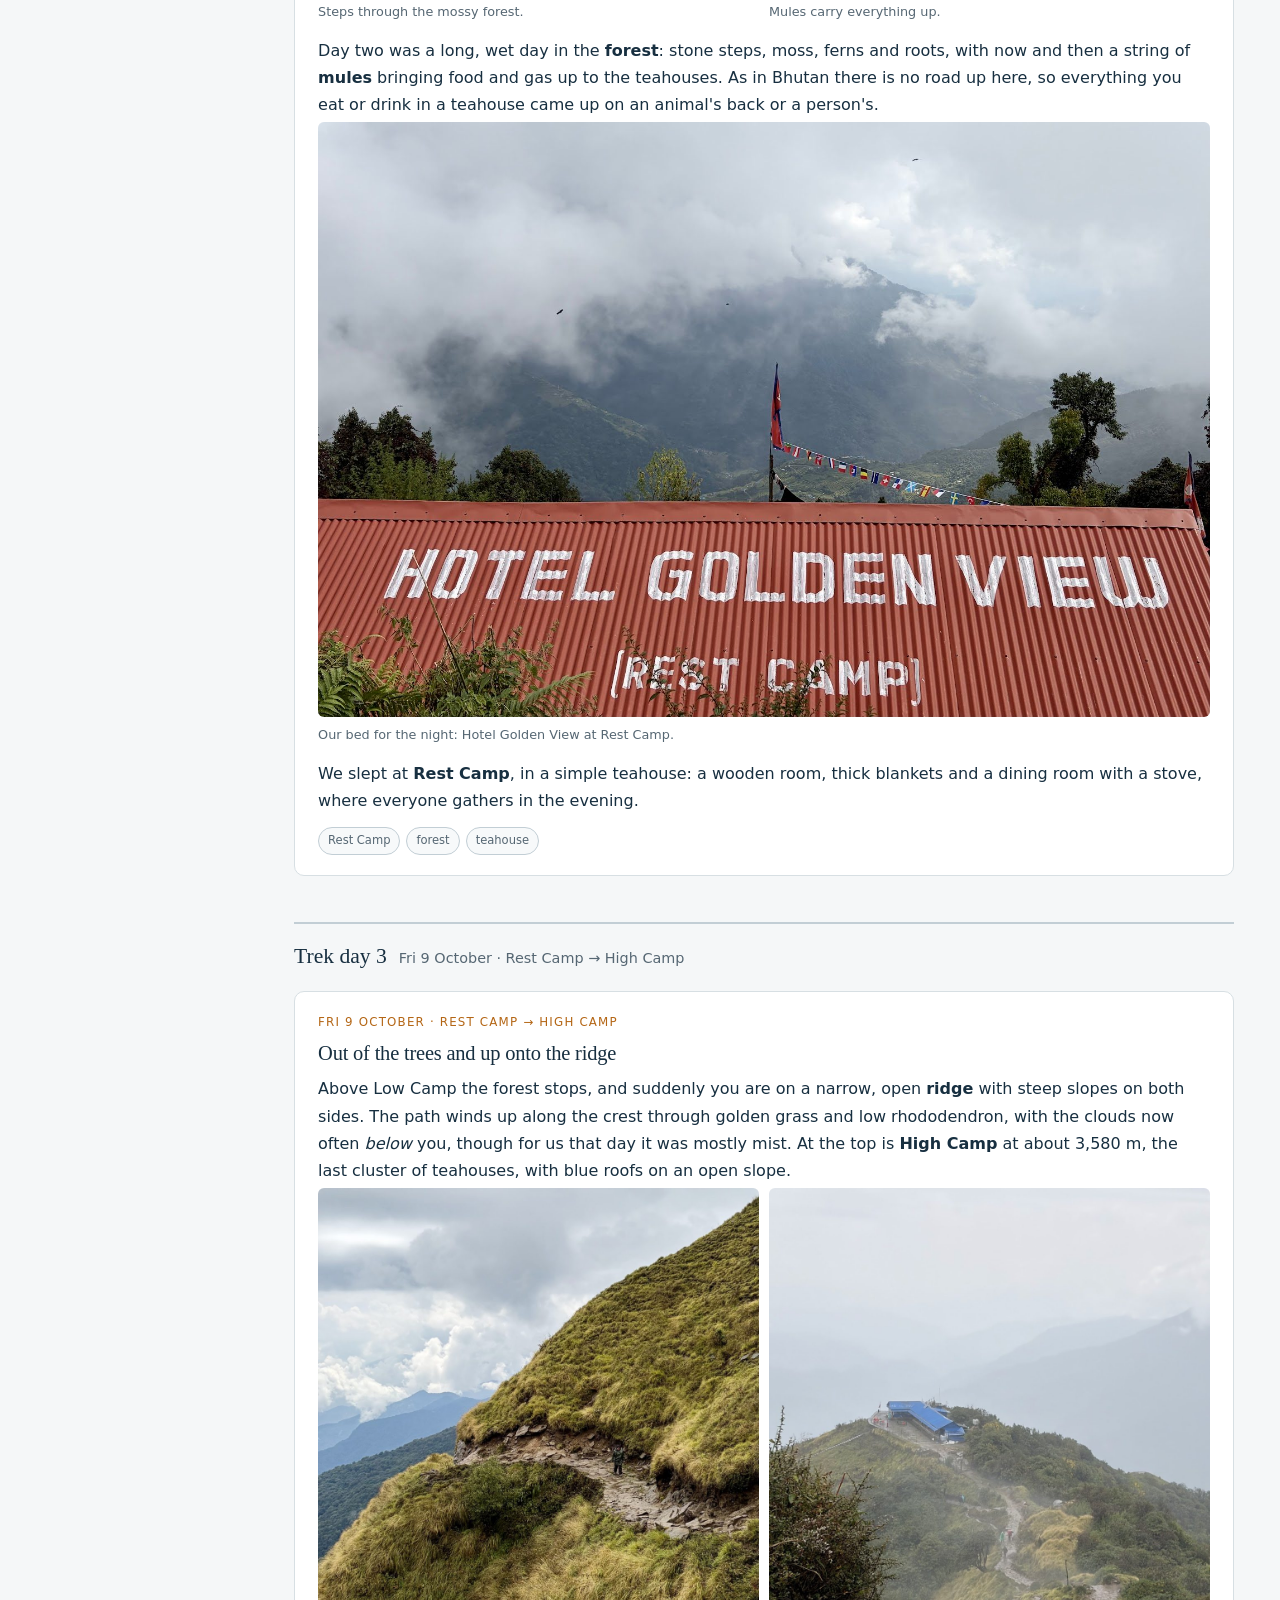
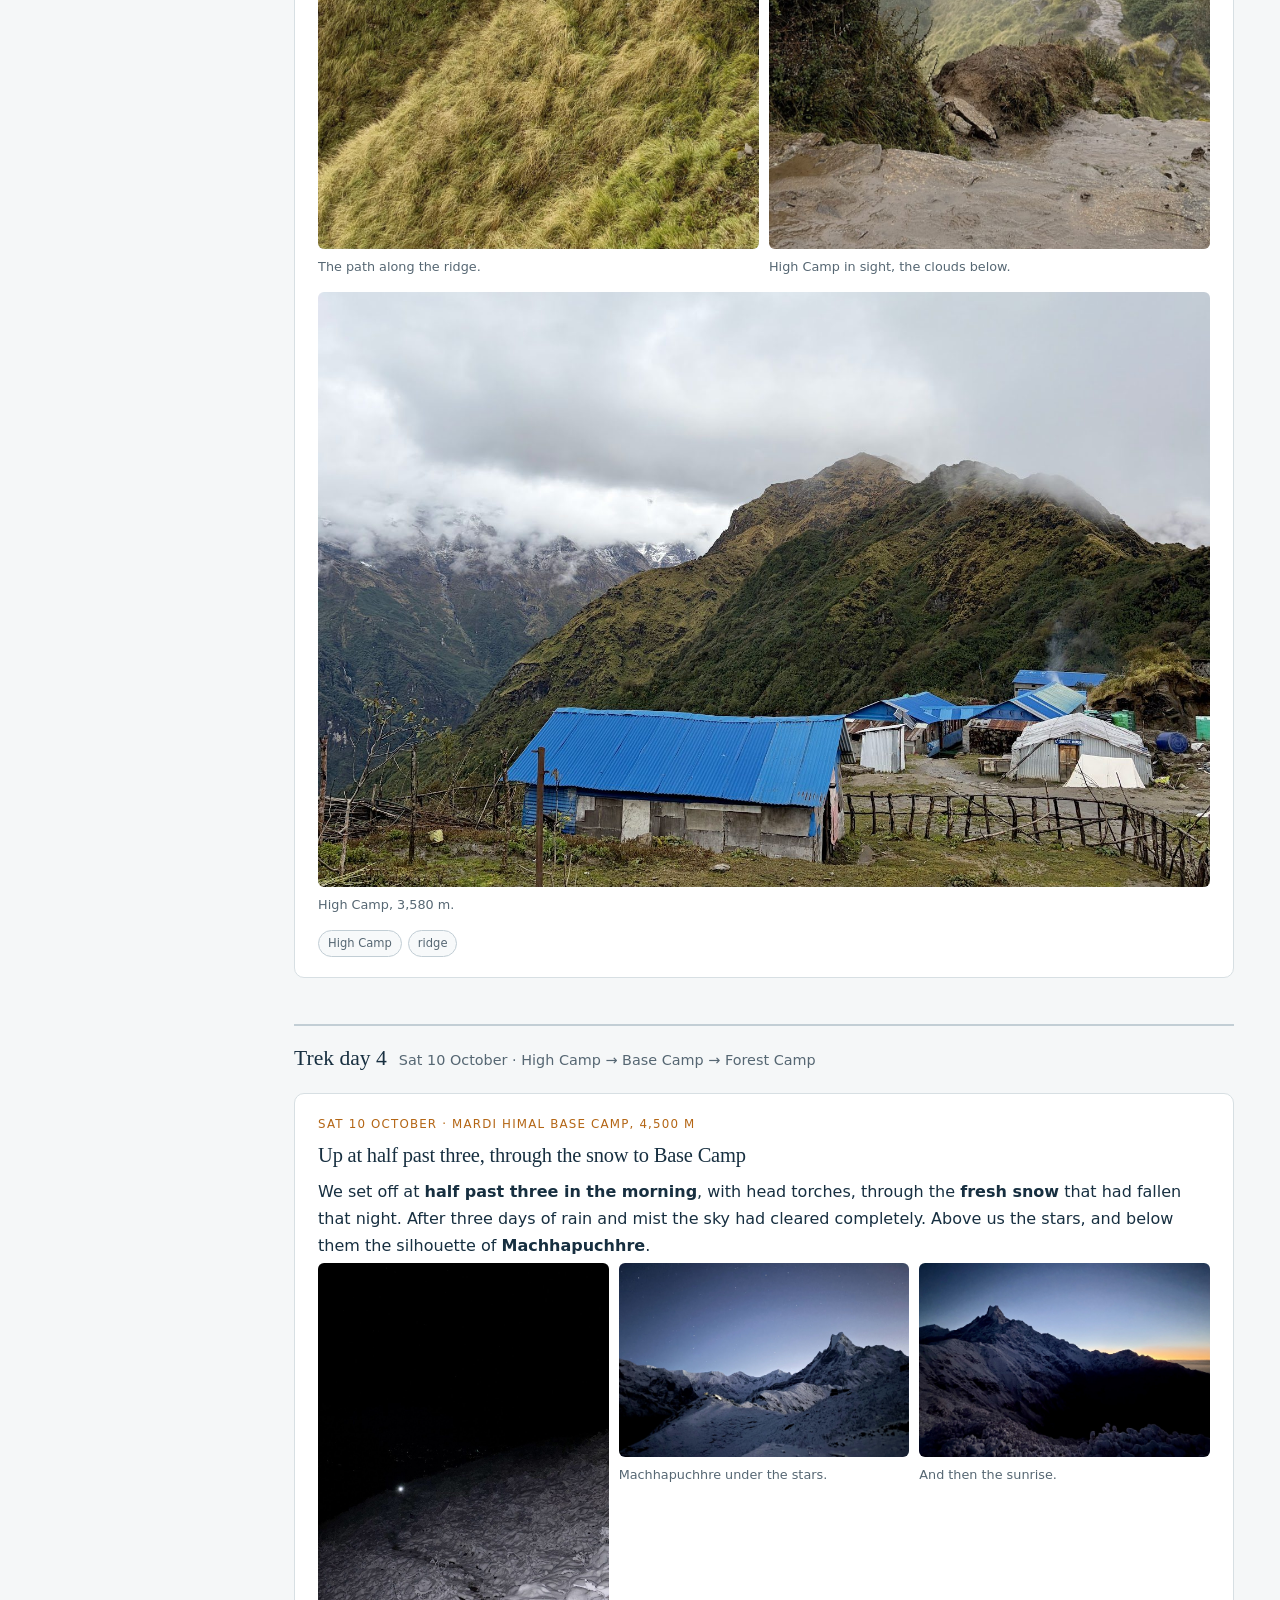
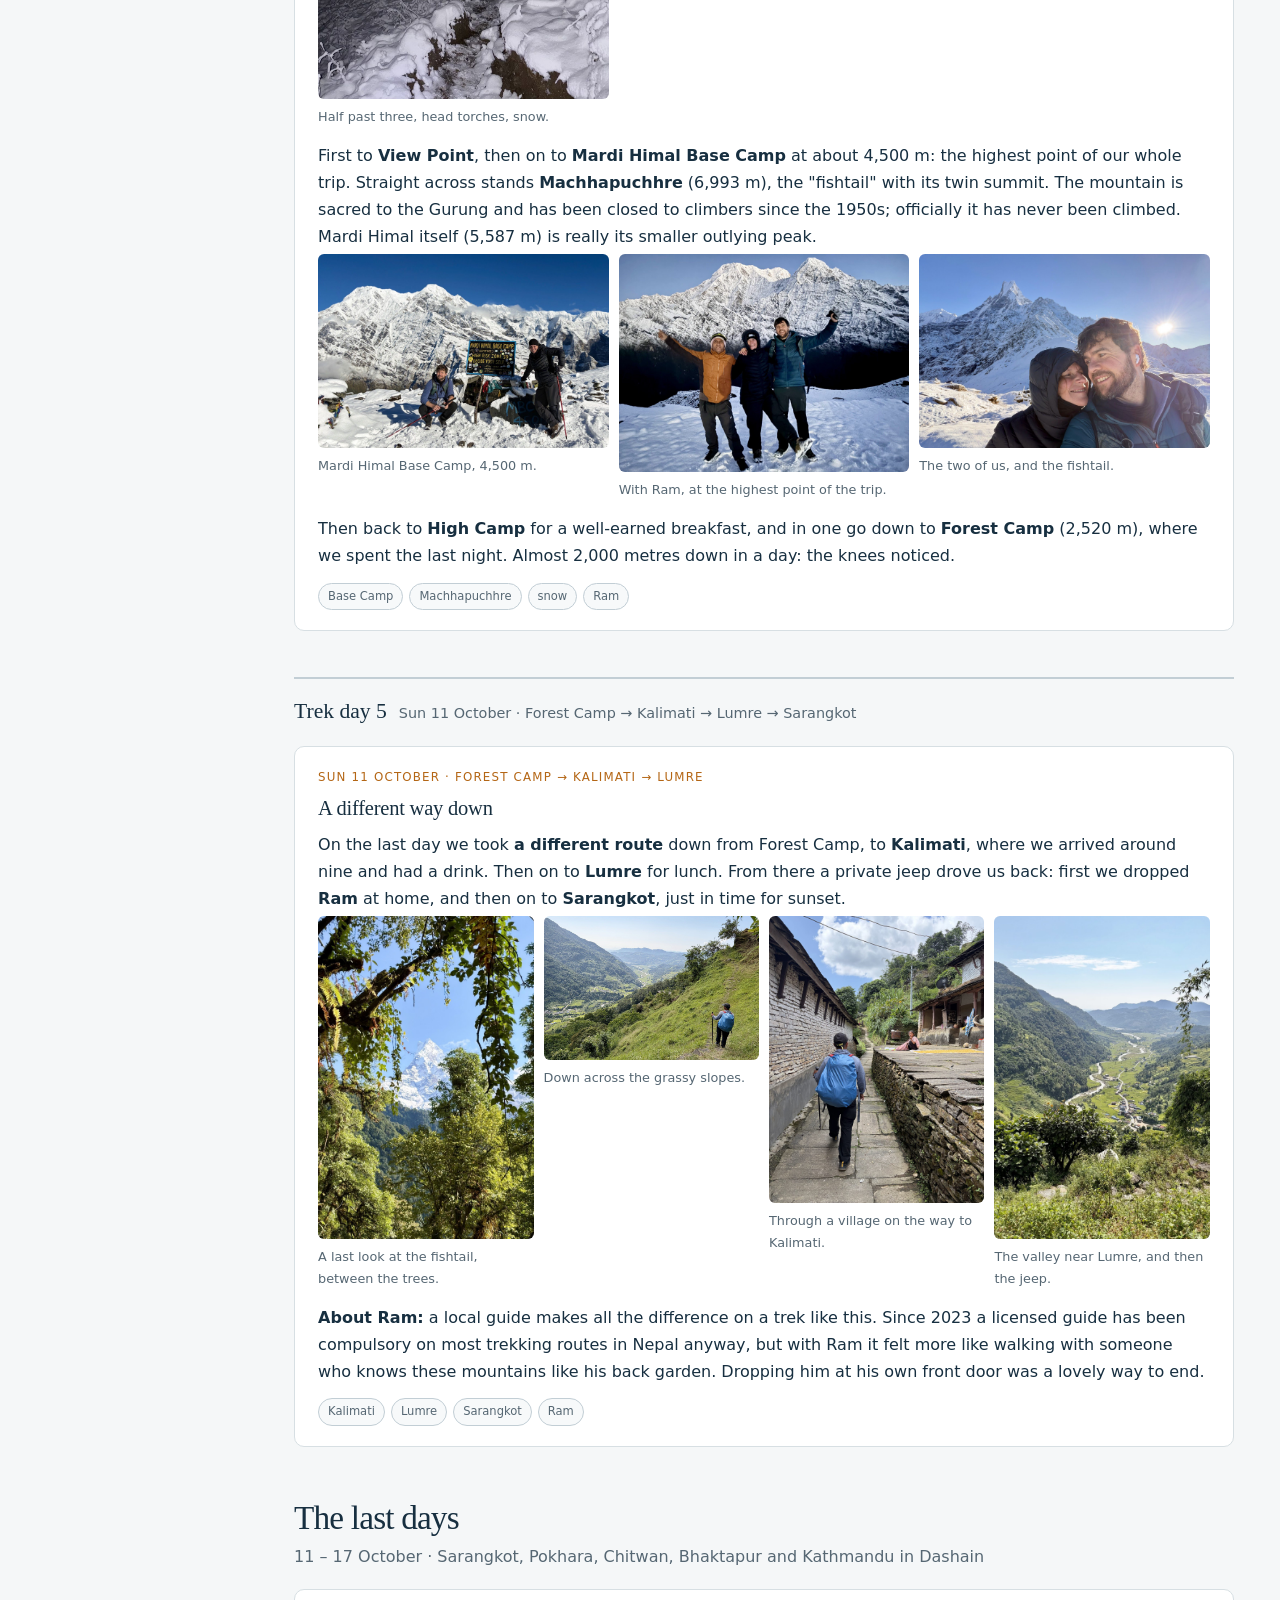
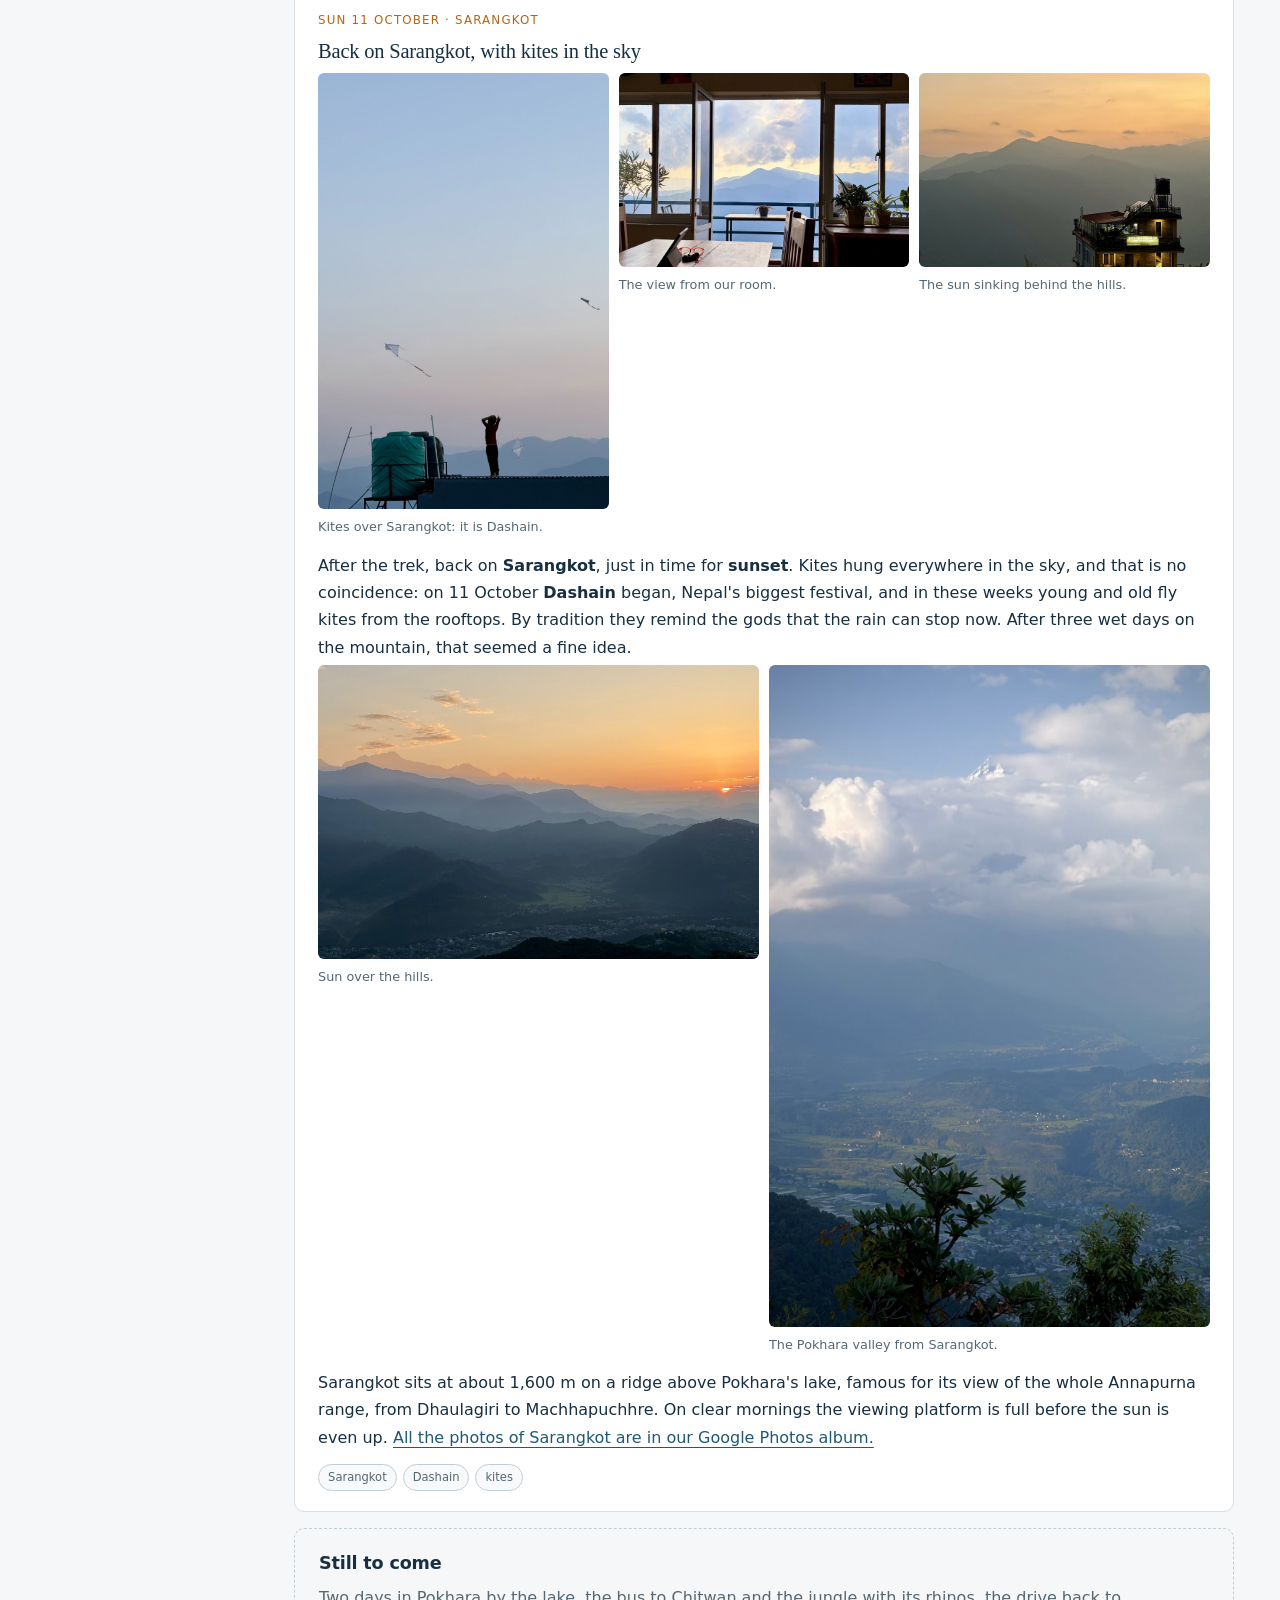
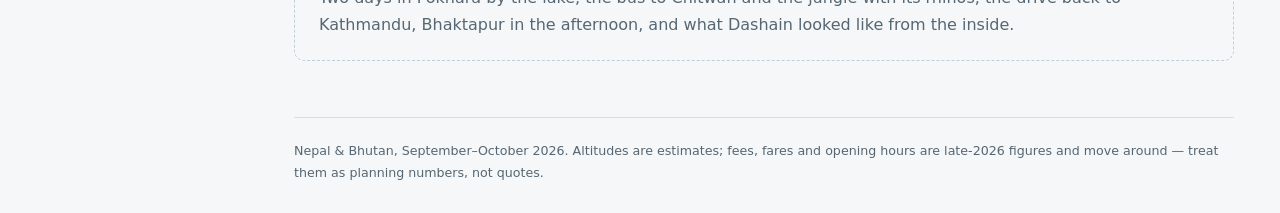
<file: en/experiences.html>
<!doctype html>
<html lang="en">
<head>
<meta charset="utf-8">
<meta name="robots" content="noindex, nofollow">
<meta name="viewport" content="width=device-width, initial-scale=1">
<title>Our experiences &middot; Nepal &amp; Bhutan 2026</title>
<link rel="stylesheet" href="../assets/style.css?v=8">
<link rel="alternate" hreflang="nl" href="../experiences.html">
<link rel="alternate" hreflang="en" href="experiences.html">
</head>
<body>
<a class="skip" href="#main">Skip to content</a>
<div class="shell">
<aside class="sidebar">
  <a class="brand" href="index.html">
    <span class="brand-mark">&#2344;</span>
    <strong>Nepal &amp; Bhutan</strong>
    <span>SEPTEMBER &ndash; OCTOBER 2026</span>
  </a>
  <div class="lang" aria-label="Language / Taal">
    <a href="../experiences.html" hreflang="nl" lang="nl" aria-label="Nederlandse versie">NL</a>
    <a aria-current="true" lang="en">EN</a>
  </div>
  <nav>
    <a href="index.html">The journey <span>Day by day</span></a>
    <a href="practical.html">Practical <span>Permits, money, transport</span></a>
    <a href="tips.html">Tips &amp; customs <span>Etiquette, food, culture</span></a>
    <a href="religion.html">Religion <span>Hindu &amp; Buddhist</span></a>
    <a href="discoveries.html">Field notes <span>What we're learning</span></a>
    <a href="experiences.html" aria-current="page">Our experiences <span>From the road</span></a>
    <a href="ours.html">Our trip <span>Flights, beds, bookings</span></a>
  </nav>
  <div class="side-bottom">
    <p class="lbl">EDITION</p>
    <p>Updated 13 October 2026</p>
    <button class="side-btn" onclick="var r=document.documentElement;r.dataset.theme=(r.dataset.theme==='dark'?'light':'dark')">Switch theme</button>
    <button class="side-btn" onclick="window.print()">Print this page</button>
  </div>
</aside>
<main id="main">
<div class="page-heading">
  <div>
    <span class="eyebrow">Our experiences</span>
    <h1>From the road</h1>
    <p class="intro">What actually happened, as opposed to what was planned — written up leg by leg as it comes in.</p>
  </div>
  <div class="edition"><strong>Live</strong><br>Filled in as we travel</div>
</div>

<div class="jump">
  <span class="jl">QUICK LINKS</span>
  <a href="#howto">Sending things in</a>
  <a href="#land-nepal">Nepal</a>
  <a href="#land-bhutan">Bhutan</a>
</div>

<section class="section" id="howto">
  <h2>Sending things in</h2>
  <div class="panel">
    <p>Send whatever you've got, in whatever state — a couple of lines typed on a phone, a list of names, a thing that went wrong, a meal worth remembering, a person you met. It gets written up, filed under the right leg, and where it changes the advice elsewhere on the site, the other pages get updated to match.</p>
    <p><b>Useful when you have it:</b> roughly when, roughly where, and who was involved. Everything else is optional. Photographs can be dropped alongside and captioned.</p>
    <p><b>Two kinds of entry are worth separating:</b> <em>what happened</em>, which lives here, and <em>what we learned about the place</em>, which goes on <a href="discoveries.html">Field notes</a>. If something is both, it gets written up here and cross-linked there.</p>
  </div>
</section>






<nav class="country-tabs" aria-label="Choose a country" data-default="land-nepal">
  <a href="#land-nepal" data-land="land-nepal"><strong>Nepal</strong><span>7 stories</span></a>
  <a href="#land-bhutan" data-land="land-bhutan"><strong>Bhutan</strong><span>36 stories</span></a>
</nav>

<div class="country" id="land-nepal">
  <div class="land-head"><h2>Nepal</h2><p class="section-lead">26 – 28 September and 6 – 17 October · Kathmandu Valley, Bandipur, Sarangkot, Mardi Himal, Pokhara, Chitwan, Bhaktapur</p>
  <div class="jump sub"><span class="jl">IN THIS PART</span><a href="#kathmandu">Kathmandu Valley</a><a href="#nagarkot">Bandipur &amp; Sarangkot</a><a href="#mardi">Mardi Himal</a><a href="#finale">The last days</a></div></div>
<section class="section" id="kathmandu">
  <h2>Kathmandu Valley</h2>
  <p class="section-lead">26 – 28 September · Patan, Boudhanath, Pashupatinath</p>
  <div class="placeholder">
    <h3>Nothing filed yet</h3>
    <p>The arrival, the first evening in Patan, the temple day. Anything from the Indra Jatra crowds if you made it up to Durbar Square.</p>
  </div>
</section>

<section class="section" id="nagarkot">
  <h2>Bandipur &amp; Sarangkot</h2>
  <p class="section-lead">6 October · the long road west</p>
  <div class="entry">
    <div class="meta">Tue 6 October · Kathmandu → Bandipur → Sarangkot</div>
    <h3>West along the Prithvi Highway</h3>
    <p>Back from Bhutan, we landed in Kathmandu in the morning, and our <b>private driver</b> was already waiting. Instead of taking another domestic flight, we drove west in one go: out of the valley over the rim at Naubise, then down the <b>Prithvi Highway</b>, the main road between Kathmandu and Pokhara.</p>
    <p><b>About that road:</b> the Prithvi Highway is about 200 kilometres long and was built in the 1970s with Chinese help. For much of the way it follows the <b>Trishuli</b> river, past rafting camps, suspension bridges and endless lines of lorries bringing goods up from India. Because it is the country's lifeline it is often packed, and anyone who looks at the distance on the map is shocked by the travel time: count on six to eight hours. At <b>Mugling</b> the rivers meet and the road south branches off; after that the road follows the Marsyangdi to Dumre.</p>
    <div class="photo-row">
      <figure class="entry-photo">
        <img style="display:block;max-width:100%;height:auto" src="../assets/photos/prithvi-motorbike.jpg" width="1067" height="1600" loading="lazy" alt="A motorcyclist in a helmet and blue jacket on a blue and black motorbike on a tarmac road, a crash barrier and an overgrown wall behind.">
        <figcaption>Motorbikes everywhere: Nepal's real traffic.</figcaption>
      </figure>
      <figure class="entry-photo">
        <img style="display:block;max-width:100%;height:auto" src="../assets/photos/prithvi-tempos.jpg" width="1067" height="1600" loading="lazy" alt="Two blue three-wheeled tempos on a street between buildings with signboards, with pedestrians and motorbikes.">
        <figcaption>Tempos, the three-wheeled taxis of the smaller towns.</figcaption>
      </figure>
      <figure class="entry-photo">
        <img style="display:block;max-width:100%;height:auto" src="../assets/photos/prithvi-snack-cart.jpg" width="1067" height="1600" loading="lazy" alt="A wooden cart hung with bags of snacks and colourful packets by the road, in front of a concrete house with balconies.">
        <figcaption>A snack cart by the road.</figcaption>
      </figure>
    </div>
    <p><b>The lorries are works of art.</b> Along the way you pass hundreds of heavily laden Tata trucks, and nearly all of them are painted: flowers, eyes, moustaches on the grille, names of gods, and slogans like "Road King" or "Horn Please". The tradition comes from India and Pakistan, but it is alive and well in Nepal. A driver all but lives in his cab, so he has it decorated like his own home, and the gods' names and charms are there to protect him on roads where that is no luxury.</p>
    <div class="photo-row">
      <figure class="entry-photo">
        <img style="display:block;max-width:100%;height:auto" src="../assets/photos/prithvi-truck-road-king.jpg" width="1067" height="1600" loading="lazy" alt="A Tata lorry photographed head-on, painted all over in red, green and blue, with garlands, decorations on the cab and the words Road King on the bumper.">
        <figcaption>"Road King", one of hundreds on the road.</figcaption>
      </figure>
      <figure class="entry-photo">
        <img style="display:block;max-width:100%;height:auto" src="../assets/photos/prithvi-truck-side.jpg" width="1200" height="1600" loading="lazy" alt="A painted lorry with a black tarpaulin over the load, seen from the front at an angle, on an open gravel lot.">
        <figcaption>Loaded and dressed up, on its way to Pokhara.</figcaption>
      </figure>
    </div>
    <p><b>A stop in Bandipur.</b> At Dumre a narrow winding road climbs to <b>Bandipur</b>, a Newar trading town on a ridge at about 1,030 m. For centuries it was a stop on the trade route between India and Tibet. When the Prithvi Highway was built along the valley floor, trade passed it by and the town almost emptied, but that is exactly why it survived: the main street is car-free, with brick merchant houses from the 18th and 19th centuries, wooden balconies and small temples.</p>
    <figure class="entry-photo">
      <img style="display:block;max-width:100%;height:auto" src="../assets/photos/bandipur-bazaar.jpg" width="1600" height="1067" loading="lazy" alt="Bandipur's car-free main street: a broad stone-paved street between old brick houses with wooden balconies, café tables and flowers, with a dog asleep in the middle of the street.">
      <figcaption>Bandipur: no cars, just a dog asleep in the middle of the bazaar.</figcaption>
    </figure>
    <p>Then we drove on to Pokhara and up the bends to <b>Sarangkot</b>, where we spent the night before the Mardi Himal trek.</p>
    <p class="album-link"><a href="https://photos.app.goo.gl/n481PcaZ1nxLg8Uj8" target="_blank" rel="noopener">See all the photos of the drive in our Google Photos album &rarr;</a></p>
    <div class="tags"><span class="tag">Prithvi Highway</span><span class="tag">Bandipur</span><span class="tag">on the road</span></div>
  </div>
</section>

<section class="section" id="mardi">
  <h2>Mardi Himal</h2>
  <p class="section-lead">7 – 11 October · five days, from Kande to Mardi Himal Base Camp at 4,500 m, with our guide Ram</p>
  <div class="jump sub" data-trek><a href="#np-trek1">Trek day 1</a><a href="#np-trek2">Trek day 2</a><a href="#np-trek3">Trek day 3</a><a href="#np-trek4">Trek day 4</a><a href="#np-trek5">Trek day 5</a></div>
  <p><b>The weather was against us for the first three days.</b> It rained a lot, all day long, it was very misty and there was hardly any view, just a little in the mornings. On the fourth day, summit day, the sky cleared completely, and overnight <b>fresh snow</b> had fallen: very unusual for early October, when the monsoon has normally just ended and the air turns clear and dry.</p>
  <p><b>The route as we actually walked it</b>, a little different from the plan: Kande → Pitam Deurali → Rest Camp → High Camp → Base Camp and back to Forest Camp → via Kalimati to Lumre. <a href="https://photos.app.goo.gl/PGEd18kkRJ9wm7qS7" target="_blank" rel="noopener">All the photos of the trek are in our Google Photos album.</a></p>
  <div class="day-divider" id="np-trek1"><strong>Trek day 1</strong><span>Wed 7 October · Kande → Pitam Deurali</span></div>
  <div class="entry">
    <div class="meta">Wed 7 October · Kande → Pitam Deurali</div>
    <h3>Meeting Ram, and the first steps</h3>
    <p>The evening before, in Sarangkot, we met <b>Ram</b>, our local guide, who would be with us for the whole trek. We went over the route together and agreed how to split up the five days. The next morning we drove in the rain to <b>Kande</b>, and from there it was uphill on foot, over stone paths and steps past Australian Camp, to <b>Pitam Deurali</b>.</p>
    <div class="photo-row">
      <figure class="entry-photo">
        <img style="display:block;max-width:100%;height:auto" src="../assets/photos/mardi-d1-trail.jpg" width="1067" height="1600" loading="lazy" alt="Two of us with backpacks walking along a stone path past a teahouse with flower pots and baskets, in a green village.">
        <figcaption>The first stone paths, past the teahouses.</figcaption>
      </figure>
      <figure class="entry-photo">
        <img style="display:block;max-width:100%;height:auto" src="../assets/photos/mardi-d1-pitam-deurali.jpg" width="1200" height="1600" loading="lazy" alt="A grassy path to a few teahouses with blue roofs, with two walkers, and snowy peaks above forested slopes and clouds behind.">
        <figcaption>Arriving at Pitam Deurali, the Annapurna peaks in the distance.</figcaption>
      </figure>
    </div>
    <p>At Pitam Deurali the route leaves the busy trail to Annapurna Base Camp and turns north into the oak and rhododendron forest. From here on it is the quieter Mardi Himal route.</p>
    <div class="tags"><span class="tag">Kande</span><span class="tag">Pitam Deurali</span><span class="tag">Ram</span></div>
  </div>

  <div class="day-divider" id="np-trek2"><strong>Trek day 2</strong><span>Thu 8 October · Pitam Deurali → Rest Camp</span></div>
  <div class="entry">
    <div class="meta">Thu 8 October · Pitam Deurali → Rest Camp</div>
    <h3>Through the forest to Rest Camp</h3>
    <div class="photo-row">
      <figure class="entry-photo">
        <img style="display:block;max-width:100%;height:auto" src="../assets/photos/mardi-d2-forest-steps.jpg" width="1067" height="1600" loading="lazy" alt="A path of stone steps through dense, damp green forest with moss, ferns and trees.">
        <figcaption>Steps through the mossy forest.</figcaption>
      </figure>
      <figure class="entry-photo">
        <img style="display:block;max-width:100%;height:auto" src="../assets/photos/mardi-d2-mules.jpg" width="1067" height="1600" loading="lazy" alt="Two mules with saddle bags and red decorations on a narrow forest path among mossy trees.">
        <figcaption>Mules carry everything up.</figcaption>
      </figure>
    </div>
    <p>Day two was a long, wet day in the <b>forest</b>: stone steps, moss, ferns and roots, with now and then a string of <b>mules</b> bringing food and gas up to the teahouses. As in Bhutan there is no road up here, so everything you eat or drink in a teahouse came up on an animal's back or a person's.</p>
    <div class="photo-row">
      <figure class="entry-photo">
        <img style="display:block;max-width:100%;height:auto" src="../assets/photos/mardi-d2-rest-camp.jpg" width="1600" height="1067" loading="lazy" alt="A red corrugated roof with Hotel Golden View Rest Camp in white letters, with clouds over forested mountains behind.">
        <figcaption>Our bed for the night: Hotel Golden View at Rest Camp.</figcaption>
      </figure>
    </div>
    <p>We slept at <b>Rest Camp</b>, in a simple teahouse: a wooden room, thick blankets and a dining room with a stove, where everyone gathers in the evening.</p>
    <div class="tags"><span class="tag">Rest Camp</span><span class="tag">forest</span><span class="tag">teahouse</span></div>
  </div>

  <div class="day-divider" id="np-trek3"><strong>Trek day 3</strong><span>Fri 9 October · Rest Camp → High Camp</span></div>
  <div class="entry">
    <div class="meta">Fri 9 October · Rest Camp → High Camp</div>
    <h3>Out of the trees and up onto the ridge</h3>
    <p>Above Low Camp the forest stops, and suddenly you are on a narrow, open <b>ridge</b> with steep slopes on both sides. The path winds up along the crest through golden grass and low rhododendron, with the clouds now often <em>below</em> you, though for us that day it was mostly mist. At the top is <b>High Camp</b> at about 3,580 m, the last cluster of teahouses, with blue roofs on an open slope.</p>
    <div class="photo-row">
      <figure class="entry-photo">
        <img style="display:block;max-width:100%;height:auto" src="../assets/photos/mardi-d3-ridge-path.jpg" width="1067" height="1600" loading="lazy" alt="A narrow path across a steep grassy slope, with clouds and mountains in the distance.">
        <figcaption>The path along the ridge.</figcaption>
      </figure>
      <figure class="entry-photo">
        <img style="display:block;max-width:100%;height:auto" src="../assets/photos/mardi-d3-ridge-high-camp.jpg" width="1067" height="1600" loading="lazy" alt="A view along a ridge with a path winding up to a few buildings with blue roofs, in mist and cloud.">
        <figcaption>High Camp in sight, the clouds below.</figcaption>
      </figure>
    </div>
    <div class="photo-row">
      <figure class="entry-photo">
        <img style="display:block;max-width:100%;height:auto" src="../assets/photos/mardi-d3-high-camp.jpg" width="1600" height="1067" loading="lazy" alt="A few teahouses with blue roofs on an open slope under a green mountain with clouds.">
        <figcaption>High Camp, 3,580 m.</figcaption>
      </figure>
    </div>
    <div class="tags"><span class="tag">High Camp</span><span class="tag">ridge</span></div>
  </div>

  <div class="day-divider" id="np-trek4"><strong>Trek day 4</strong><span>Sat 10 October · High Camp → Base Camp → Forest Camp</span></div>
  <div class="entry">
    <div class="meta">Sat 10 October · Mardi Himal Base Camp, 4,500 m</div>
    <h3>Up at half past three, through the snow to Base Camp</h3>
    <p>We set off at <b>half past three in the morning</b>, with head torches, through the <b>fresh snow</b> that had fallen that night. After three days of rain and mist the sky had cleared completely. Above us the stars, and below them the silhouette of <b>Machhapuchhre</b>.</p>
    <div class="photo-row">
      <figure class="entry-photo">
        <img style="display:block;max-width:100%;height:auto" src="../assets/photos/mardi-d4-night-snow.jpg" width="1067" height="1600" loading="lazy" alt="A path in the snow in the dark, lit by a head torch.">
        <figcaption>Half past three, head torches, snow.</figcaption>
      </figure>
      <figure class="entry-photo">
        <img style="display:block;max-width:100%;height:auto" src="../assets/photos/mardi-d4-stars-machhapuchhre.jpg" width="1600" height="1067" loading="lazy" alt="The pointed summit of Machhapuchhre and other snowy mountains under a starry sky in the first light.">
        <figcaption>Machhapuchhre under the stars.</figcaption>
      </figure>
      <figure class="entry-photo">
        <img style="display:block;max-width:100%;height:auto" src="../assets/photos/mardi-d4-sunrise.jpg" width="1600" height="1067" loading="lazy" alt="The dark silhouette of Machhapuchhre against an orange glow on the horizon at sunrise.">
        <figcaption>And then the sunrise.</figcaption>
      </figure>
    </div>
    <p>First to <b>View Point</b>, then on to <b>Mardi Himal Base Camp</b> at about 4,500 m: the highest point of our whole trip. Straight across stands <b>Machhapuchhre</b> (6,993 m), the "fishtail" with its twin summit. The mountain is sacred to the Gurung and has been closed to climbers since the 1950s; officially it has never been climbed. Mardi Himal itself (5,587 m) is really its smaller outlying peak.</p>
    <div class="photo-row">
      <figure class="entry-photo">
        <img style="display:block;max-width:100%;height:auto" src="../assets/photos/mardi-d4-base-camp.jpg" width="1600" height="1067" loading="lazy" alt="Two people by a Mardi Himal Base Camp sign in the snow, with a huge snowy mountain wall and blue sky behind.">
        <figcaption>Mardi Himal Base Camp, 4,500 m.</figcaption>
      </figure>
      <figure class="entry-photo">
        <img style="display:block;max-width:100%;height:auto" src="../assets/photos/mardi-d4-with-ram.jpg" width="1600" height="1200" loading="lazy" alt="Ram and two of us cheering with arms in the air in the snow, in front of a white mountain wall and blue sky.">
        <figcaption>With Ram, at the highest point of the trip.</figcaption>
      </figure>
      <figure class="entry-photo">
        <img style="display:block;max-width:100%;height:auto" src="../assets/photos/mardi-d4-selfie.jpg" width="1600" height="1067" loading="lazy" alt="Two of us in down jackets, cheek to cheek, with snowy Machhapuchhre and the sun behind.">
        <figcaption>The two of us, and the fishtail.</figcaption>
      </figure>
    </div>
    <p>Then back to <b>High Camp</b> for a well-earned breakfast, and in one go down to <b>Forest Camp</b> (2,520 m), where we spent the last night. Almost 2,000 metres down in a day: the knees noticed.</p>
    <div class="tags"><span class="tag">Base Camp</span><span class="tag">Machhapuchhre</span><span class="tag">snow</span><span class="tag">Ram</span></div>
  </div>

  <div class="day-divider" id="np-trek5"><strong>Trek day 5</strong><span>Sun 11 October · Forest Camp → Kalimati → Lumre → Sarangkot</span></div>
  <div class="entry">
    <div class="meta">Sun 11 October · Forest Camp → Kalimati → Lumre</div>
    <h3>A different way down</h3>
    <p>On the last day we took <b>a different route</b> down from Forest Camp, to <b>Kalimati</b>, where we arrived around nine and had a drink. Then on to <b>Lumre</b> for lunch. From there a private jeep drove us back: first we dropped <b>Ram</b> at home, and then on to <b>Sarangkot</b>, just in time for sunset.</p>
    <div class="photo-row">
      <figure class="entry-photo">
        <img style="display:block;max-width:100%;height:auto" src="../assets/photos/mardi-d5-fishtail-trees.jpg" width="1067" height="1600" loading="lazy" alt="The snowy pointed summit of Machhapuchhre between the branches of tall trees, under a blue sky.">
        <figcaption>A last look at the fishtail, between the trees.</figcaption>
      </figure>
      <figure class="entry-photo">
        <img style="display:block;max-width:100%;height:auto" src="../assets/photos/mardi-d5-grass-descent.jpg" width="1600" height="1067" loading="lazy" alt="One of us with a blue backpack walking down a narrow path on a steep grassy slope, a green valley far below.">
        <figcaption>Down across the grassy slopes.</figcaption>
      </figure>
      <figure class="entry-photo">
        <img style="display:block;max-width:100%;height:auto" src="../assets/photos/mardi-d5-village-path.jpg" width="1200" height="1600" loading="lazy" alt="One of us with a blue backpack and trekking poles walking along a stone path between low stone walls and houses in a village.">
        <figcaption>Through a village on the way to Kalimati.</figcaption>
      </figure>
      <figure class="entry-photo">
        <img style="display:block;max-width:100%;height:auto" src="../assets/photos/mardi-d5-valley.jpg" width="1067" height="1600" loading="lazy" alt="A view over a deep green valley with rice terraces and a river at the bottom, under a blue sky.">
        <figcaption>The valley near Lumre, and then the jeep.</figcaption>
      </figure>
    </div>
    <p><b>About Ram:</b> a local guide makes all the difference on a trek like this. Since 2023 a licensed guide has been compulsory on most trekking routes in Nepal anyway, but with Ram it felt more like walking with someone who knows these mountains like his back garden. Dropping him at his own front door was a lovely way to end.</p>
    <div class="tags"><span class="tag">Kalimati</span><span class="tag">Lumre</span><span class="tag">Sarangkot</span><span class="tag">Ram</span></div>
  </div>

</section>

<section class="section" id="finale">
  <h2>The last days</h2>
  <p class="section-lead">11 – 17 October · Sarangkot, Pokhara, Chitwan, Bhaktapur and Kathmandu in Dashain</p>
  <div class="entry">
    <div class="meta">Sun 11 October · Sarangkot</div>
    <h3>Back on Sarangkot, with kites in the sky</h3>
    <div class="photo-row">
      <figure class="entry-photo">
        <img style="display:block;max-width:100%;height:auto" src="../assets/photos/sarangkot-kites.jpg" width="1067" height="1600" loading="lazy" alt="Someone standing on a rooftop beside a water tank watching two kites in a pale blue evening sky, mountains in the distance.">
        <figcaption>Kites over Sarangkot: it is Dashain.</figcaption>
      </figure>
      <figure class="entry-photo">
        <img style="display:block;max-width:100%;height:auto" src="../assets/photos/sarangkot-window.jpg" width="1600" height="1067" loading="lazy" alt="A view through the open windows of a dining room onto a table, plants and a balcony, with a mountain in evening light.">
        <figcaption>The view from our room.</figcaption>
      </figure>
      <figure class="entry-photo">
        <img style="display:block;max-width:100%;height:auto" src="../assets/photos/sarangkot-dusk.jpg" width="1600" height="1068" loading="lazy" alt="Silhouettes of hills and a high mountain in orange evening light, with a lit building in the foreground.">
        <figcaption>The sun sinking behind the hills.</figcaption>
      </figure>
    </div>
    <p>After the trek, back on <b>Sarangkot</b>, just in time for <b>sunset</b>. Kites hung everywhere in the sky, and that is no coincidence: on 11 October <b>Dashain</b> began, Nepal's biggest festival, and in these weeks young and old fly kites from the rooftops. By tradition they remind the gods that the rain can stop now. After three wet days on the mountain, that seemed a fine idea.</p>
    <div class="photo-row">
      <figure class="entry-photo">
        <img style="display:block;max-width:100%;height:auto" src="../assets/photos/sarangkot-sun-horizon.jpg" width="1600" height="1067" loading="lazy" alt="The sun just above the horizon between layers of blue hills, in an orange sky.">
        <figcaption>Sun over the hills.</figcaption>
      </figure>
      <figure class="entry-photo">
        <img style="display:block;max-width:100%;height:auto" src="../assets/photos/sarangkot-valley-view.jpg" width="1066" height="1600" loading="lazy" alt="View from Sarangkot over the Pokhara valley in hazy evening light, with clouds and a glimpse of snowy peaks.">
        <figcaption>The Pokhara valley from Sarangkot.</figcaption>
      </figure>
    </div>
    <p>Sarangkot sits at about 1,600 m on a ridge above Pokhara's lake, famous for its view of the whole Annapurna range, from Dhaulagiri to Machhapuchhre. On clear mornings the viewing platform is full before the sun is even up. <a href="https://photos.app.goo.gl/NhQATnb7ZBQAgsrLA" target="_blank" rel="noopener">All the photos of Sarangkot are in our Google Photos album.</a></p>
    <div class="tags"><span class="tag">Sarangkot</span><span class="tag">Dashain</span><span class="tag">kites</span></div>
  </div>
  <div class="placeholder">
    <h3>Still to come</h3>
    <p>Two days in Pokhara by the lake, the bus to Chitwan and the jungle with its rhinos, the drive back to Kathmandu, Bhaktapur in the afternoon, and what Dashain looked like from the inside.</p>
  </div>
</section>
</div>

<div class="country" id="land-bhutan">
<section class="section" id="bhutan">
  <h2>Bhutan</h2>
  <p class="section-lead">28 September – 5 October · eight days from Paro via Thimphu, Punakha and Phobjikha back to Paro</p>
  <div class="jump sub"><span class="jl">IN THIS PART</span><a href="#bt-day1">Day 1</a><a href="#bt-day2">Day 2</a><a href="#bt-day3">Day 3</a><a href="#bt-day4">Day 4</a><a href="#bt-day5">Day 5</a><a href="#bt-day6">Day 6</a><a href="#bt-day7">Day 7</a><a href="#bt-day8">Day 8</a></div>
  <div class="day-divider" id="bt-day1"><strong>Day 1</strong><span>Mon 28 September · Arrival in Paro, Thimphu</span></div>
  <div class="entry">
    <div class="meta">Mon 28 September · KB401 Kathmandu → Paro</div>
    <h3>The flight in, along the roof of the world</h3>
    <figure class="entry-photo">
      <img style="display:block;max-width:100%;height:auto" src="../assets/photos/kathmandu-paro-himalaya.jpg" width="1600" height="1200" loading="lazy" alt="Snow-covered Himalayan range under a deep blue sky, seen from a plane window with the wingtip on the right; two high summits stand above the rest, with cloud drifting over the dark valleys below.">
      <figcaption>From the left-hand side, heading east: most likely Everest on the left and Makalu, the clean pyramid, on the right.</figcaption>
    </figure>
    <p>A favourite part of the whole trip, and it lasted barely an hour. Sitting on the left paid off: once the plane climbed out of the valley the whole range lined up along the window — snow from one side of the frame to the other, the high summits standing clear of everything else, and the Tibetan plateau a flat brown line beyond. Worth every bit of the fuss about seat allocation.</p>
    <div class="tags"><span class="tag">Drukair</span><span class="tag">Everest</span><span class="tag">left side</span></div>
  </div>

  <div class="entry">
    <div class="meta">Mon 28 September · Paro International Airport</div>
    <h3>Down between the hills, and out onto the apron</h3>
    <figure class="entry-photo">
      <img style="display:block;max-width:100%;height:auto" src="../assets/photos/paro-landing.jpg" width="1600" height="1067" loading="lazy" alt="A Drukair jet with an orange dragon on its tail parked on the apron at Paro, passengers coming down the steps and walking across the tarmac, with a steep pine-covered hillside behind under a clear blue sky.">
      <figcaption>Paro: no jet bridges, no terminal buses — down the steps and across the tarmac, with the valley wall close enough to count the trees.</figcaption>
    </figure>
    <p>After the Himalaya, the descent: the plane threads down the Paro valley with forested ridges on both sides before a last turn onto the runway. Then the steps, warm sun, thin clean air at about 2,200 m, and the first look at Bhutanese buildings — even the airport is built in the traditional style, painted window frames and all.</p>
    <p><b>Why this landing is special.</b> Paro sits at 2,235 m in a narrow valley ringed by mountains of more than 5,000 m. The runway is only <b>2,265 metres</b> long — tight for a passenger jet at this altitude, where the thin air makes planes land faster and roll out longer. There is no straight approach: the pilot flies into the valley, weaves along the slopes and only lines up with the runway at the last moment, low over the houses. It is flown entirely <b>by sight</b>, with no instrument landing system to guide the plane down, which is why landings happen only by day and in good weather. Flying in requires a separate training and qualification; by the figures that circulate there are only <b>a few dozen</b> such pilots in the world — somewhere between 25 and 50, almost all of them with Drukair and Bhutan Airlines. So one of them brought us down.</p>
    <div class="tags"><span class="tag">Paro</span><span class="tag">Drukair</span><span class="tag">arrival</span></div>
  </div>

  <div class="entry">
    <div class="meta">Mon 28 September · Thimphu</div>
    <h3>A capital with no traffic lights</h3>
    <figure class="entry-photo">
      <img style="display:block;max-width:100%;height:auto;max-width:min(100%,460px)" src="../assets/photos/thimphu-traffic-police.jpg" width="1067" height="1600" loading="lazy" alt="A traffic officer in a dark uniform and white gloves directing traffic with one arm raised, from inside an ornately painted pavilion on a roundabout in Thimphu; a second officer stands beside it, with whitewashed buildings with carved, painted wooden windows behind.">
      <figcaption>The pavilion on Norzin Lam, Thimphu's main street, where the traffic is still directed by hand.</figcaption>
    </figure>
    <p>Thimphu famously has no traffic lights. One was put up once, and residents complained it was too impersonal, so it came down again and the police went back to directing the junction from this painted pavilion — every gesture crisp, white gloves and all. Watching it for a few minutes is a fair introduction to the country: everything a little slower, more deliberate and more decorated than it strictly needs to be.</p>
    <div class="tags"><span class="tag">Thimphu</span><span class="tag">street life</span></div>
  </div>

  <div class="entry">
    <div class="meta">Mon 28 September · School of Arts and Crafts, Thimphu</div>
    <h3>Printing our own prayer flag</h3>
    <figure class="entry-photo">
      <img style="display:block;max-width:100%;height:auto" src="../assets/photos/thimphu-lungta-printing.jpg" width="1600" height="1067" loading="lazy" alt="A visitor rubbing red cloth over a carved woodblock while a young student in a grey gho holds the cloth flat, in a workshop hung with blue, white, red and green printed prayer flags and a sign reading Lungta Printing.">
      <figcaption>Lungta printing: cloth over an inked woodblock, rubbed by hand, with a student keeping it straight.</figcaption>
    </figure>
    <p>The school teaches the thirteen traditional crafts — painting, woodcarving, sculpture, embroidery and the rest — and visitors get to try one. Ours was printing <em>lungta</em>, the "wind horse" prayer flags you see strung across every pass and bridge: the cloth goes over a carved and inked woodblock and is rubbed until the horse, the prayers and the four guardian animals come through. The five colours stand for the elements, and the idea is that the wind carries the prayers off the flag. Having made one, we look at every string of them differently now.</p>
    <div class="tags"><span class="tag">Thimphu</span><span class="tag">crafts</span><span class="tag">prayer flags</span></div>
  </div>
  <div class="day-divider" id="bt-day2"><strong>Day 2</strong><span>Tue 29 September · Thimphu, Dochula, Punakha</span></div>
  <div class="entry">
    <div class="meta">Tue 29 September · Motithang Takin Preserve, Thimphu</div>
    <h3>The national animal, assembled from leftovers</h3>
    <figure class="entry-photo">
      <img style="display:block;max-width:100%;height:auto" src="../assets/photos/motithang-takin.jpg" width="1600" height="1068" loading="lazy" alt="A dark brown takin, a heavy goat-like animal with a thick neck and short horns, stepping across a rocky stream with small waterfalls below it, in sunlit forest.">
      <figcaption>A takin picking its way across the stream in the preserve above Thimphu.</figcaption>
    </figure>
    <p>The takin looks as if it was put together from spare parts, and according to Bhutanese legend that's exactly what happened. In the 15th century the saint <b>Drukpa Kunley</b> — the "Divine Madman", Bhutan's most beloved and least respectable holy man — was asked by villagers to perform a miracle. He demanded a whole cow and a whole goat for lunch, ate both, then stuck the goat's head on the cow's skeleton, snapped his fingers, and the creature got up and wandered off to graze.</p>
    <p>Zoologically it's a goat-antelope, closest to the musk ox and the sheep, and built for steep cold slopes: thick oily coat, a big Roman nose that warms the air on the way in, and a weight of up to 350 kg on surprisingly nimble legs. It became the <b>national animal</b> in 2005. The preserve exists by accident — Thimphu once had a small zoo, which the Fourth King closed as un-Buddhist, but the released takin refused to leave and kept wandering the streets of the capital looking for food, so they were given this patch of hillside forest instead.</p>
    <div class="tags"><span class="tag">Thimphu</span><span class="tag">wildlife</span><span class="tag">Drukpa Kunley</span></div>
  </div>

  <div class="entry">
    <div class="meta">Tue 29 September · Wangditse Lhakhang, above Thimphu</div>
    <h3>The walk up to Wangditse</h3>
    <div class="photo-row">
      <figure class="entry-photo">
        <img style="display:block;max-width:100%;height:auto" src="../assets/photos/wangditse-trail.jpg" width="1067" height="1600" loading="lazy" alt="A dusty trail through sunlit pine forest passing a large boulder, with strings of faded blue, white, red, green and yellow prayer flags hung between the trees.">
        <figcaption>The trail through the pines, strung with lungta.</figcaption>
      </figure>
      <figure class="entry-photo">
        <img style="display:block;max-width:100%;height:auto" src="../assets/photos/wangditse-ridge.jpg" width="1067" height="1600" loading="lazy" alt="A white temple with a red roof and golden pinnacle on a grassy ridge under a deep blue sky, forested mountains behind and the buildings of Thimphu spread along the valley below on the right.">
        <figcaption>Wangditse on its ridge, with Thimphu down in the valley.</figcaption>
      </figure>
      <figure class="entry-photo">
        <img style="display:block;max-width:100%;height:auto" src="../assets/photos/wangditse-courtyard.jpg" width="1067" height="1600" loading="lazy" alt="The courtyard of Wangditse temple: whitewashed walls under deep carved and painted wooden eaves and window frames, potted flowers on the steps, and two people walking across the flagstones toward a view of distant mountains.">
        <figcaption>Inside the courtyard: carved, painted eaves and flowers on every step.</figcaption>
      </figure>
    </div>
    <p>A walk along the hillside above the city — through blue pine, under strings of prayer flags, and out onto an open ridge with Thimphu laid out below. <b>Wangditse Lhakhang</b> was founded in 1715 and is one of the oldest temples around the capital; after centuries of earthquakes and wear it was carefully restored in recent years, which is why the woodwork looks so fresh.</p>
    <p><b>On the flags:</b> the coloured ones along the trail are <em>lungta</em>, like the one we printed the day before — blue, white, red, green and yellow for sky, cloud or air, fire, water and earth, always hung in that order. Each time the wind moves them the prayers are thought to be carried outward, so a flag fading to grey is doing its job. The tall white flags on poles, like the cluster beside the temple, are a different thing: <em>manidar</em>, raised in sets of 108 for someone who has died.</p>
    <div class="tags"><span class="tag">Thimphu</span><span class="tag">walk</span><span class="tag">prayer flags</span></div>
  </div>

  <div class="entry">
    <div class="meta">Tue 29 September · Lunch</div>
    <h3>Potato momos and ting momos</h3>
    <figure class="entry-photo">
      <img style="display:block;max-width:100%;height:auto" src="../assets/photos/momos-and-tingmo.jpg" width="1600" height="1067" loading="lazy" alt="A table with plates of pleated steamed momos, large twisted white steamed buns, bowls of creamy soup scattered with coriander, and a tall glass of a milky drink.">
      <figcaption>Ting momos in front — twisted, steamed, no filling — with potato momos and soup behind.</figcaption>
    </figure>
    <p>Momos came over the mountains from Tibet and are now as Bhutanese as they are Nepali, but the fillings here lean vegetarian: <b>potato</b>, <b>cabbage</b> and above all <b>cheese</b>, often with a hit of chilli. That isn't only taste. Killing animals sits badly with Bhutanese Buddhism, so very little slaughtering happens in the country — most of the meat on a Bhutanese menu has come in from India, and in the holy months of the lunar calendar its sale is banned altogether.</p>
    <p>The <b>ting momo</b> (or <em>tingmo</em>) is the plain one: a sheet of dough brushed with oil, folded and twisted into a knot, then steamed. It has nothing inside, and isn't meant to — it's the bread you tear up to mop a curry or a bowl of soup.</p>
    <div class="tags"><span class="tag">food</span><span class="tag">momos</span></div>
  </div>

  <div class="entry">
    <div class="meta">Tue 29 September · Dochula Pass, ~3,100 m</div>
    <h3>108 chortens on the pass</h3>
    <figure class="entry-photo">
      <img style="display:block;max-width:100%;height:auto" src="../assets/photos/dochula-chortens.jpg" width="1600" height="1066" loading="lazy" alt="Rows of small white chortens with red bands and dark roofs on a terraced green mound, a larger chorten at the top, framed by trees, with blue mountain ridges and towering white clouds behind.">
      <figcaption>The Druk Wangyal chortens, with the eastern Himalaya hiding behind the cloud.</figcaption>
    </figure>
    <p>The road from Thimphu to Punakha crosses the range at <b>Dochula</b>, and the top of the pass is crowned with the <b>108 Druk Wangyal chortens</b> — 108 being the sacred number in Buddhism, the number of beads on a mala. They're recent: built in 2004 by the eldest Queen Mother, Ashi Dorji Wangmo Wangchuck, as a memorial for the Bhutanese soldiers killed in December 2003, when the army drove Indian separatist militants out of their camps in the southern forests. The temple on the hillside beside them honours the Fourth King, who led the troops himself.</p>
    <p>On a clear day — mostly winter mornings — the whole eastern Himalaya lines up behind them, including <b>Gangkar Puensum</b> at 7,570 m, the highest mountain in the world that has never been climbed. Bhutan closed its high peaks to mountaineering in the 1990s out of respect for the gods believed to live on them, so it will likely stay that way. We got clouds instead, which at 3,100 m is the usual deal.</p>
    <div class="tags"><span class="tag">Dochula</span><span class="tag">chortens</span><span class="tag">history</span></div>
  </div>

  <div class="entry">
    <div class="meta">Tue 29 September · Punakha</div>
    <h3>A short walk in Punakha</h3>
    <figure class="entry-photo">
      <img style="display:block;max-width:100%;height:auto" src="../assets/photos/punakha-ridge-temple.jpg" width="1600" height="1067" loading="lazy" alt="A temple and a long line of small white chortens strung along a green ridgetop in evening sun, forested mountains and towering white clouds behind.">
      <figcaption>A temple and its row of chortens catching the evening light on the ridge across the valley.</figcaption>
    </figure>
    <div class="photo-row">
      <figure class="entry-photo">
        <img style="display:block;max-width:100%;height:auto" src="../assets/photos/punakha-hotel-khuru.jpg" width="1067" height="1600" loading="lazy" alt="A white four-storey building with carved, painted wooden window bays and a wide overhanging roof, a blue vertical sign reading Hotel Khuruu Khuruu, and a brown donkey grazing on the verge in front.">
        <figcaption>Hotel Khuruu Khuruu, named after the national darts game, with a donkey on the verge.</figcaption>
      </figure>
      <figure class="entry-photo">
        <img style="display:block;max-width:100%;height:auto" src="../assets/photos/punakha-shopfront.jpg" width="1067" height="1600" loading="lazy" alt="A salmon-pink building with ornately painted window bays, dragons and a royal portrait on the façade, a grocery and liquor shop on the ground floor with boxes stacked outside, and a small Bhutan Biscuit delivery truck in front.">
        <figcaption>A grocery wholesaler, dressed like a small palace, with the royal portrait over the door.</figcaption>
      </figure>
    </div>
    <p>After the cold of Dochula, the road drops more than 1,800 m into Punakha, and it feels like a different country: warm, green, rice terraces down by the rivers. Punakha was Bhutan's capital until 1955, and the valley is low enough to be where the monastic body moves for the winter.</p>
    <p>The walk round town shows the rule you start noticing everywhere: <b>by law, every building in Bhutan has to look Bhutanese</b>. A grocery wholesaler, a mid-range hotel, a concrete block still in its bamboo scaffolding — all get the carved wooden window bays (<em>rabsel</em>), the painted lotuses and dragons, and the wide roof raised on a gap above the top floor, which in a farmhouse is open loft space for drying hay and chillies. Above the door, the <b>royal portrait</b> — you find it in every shop, office and restaurant.</p>
    <p>And the hotel name: <b>khuru</b> is the national darts game, played with heavy hand-made darts thrown at a small target 20 metres or more away — with the opposing team standing near the target, shouting and dancing to put you off.</p>
    <div class="tags"><span class="tag">Punakha</span><span class="tag">architecture</span><span class="tag">khuru</span></div>
  </div>

  <div class="entry">
    <div class="meta">Tue 29 September · Dhumra, Punakha</div>
    <h3>Night at Dhumra</h3>
    <figure class="entry-photo">
      <img style="display:block;max-width:100%;height:auto;max-width:min(100%,460px)" src="../assets/photos/dhumra-night-dzong.jpg" width="1067" height="1600" loading="lazy" alt="A night view down into a dark valley: a large dzong lit up in warm gold near the bottom, scattered house lights across the hillsides, and a bright moon breaking through thin cloud in the top right.">
      <figcaption>Punakha Dzong lit up in the valley below, and a nearly full moon over the hills.</figcaption>
    </figure>
    <p>The first of two nights at Dhumra, on the hillside above the valley. After dark the whole landscape goes black except for a scatter of farmhouse lights — and Punakha Dzong, floodlit gold, looking like it's floating. The moon was a few days past full, bright enough to throw shadows.</p>
    <p>Dzongs are fortresses in name only now: they are still working buildings, half monastery and half district government, with monks in one courtyard and civil servants in the other.</p>
    <div class="tags"><span class="tag">Punakha</span><span class="tag">Dhumra</span><span class="tag">night</span></div>
  </div>

  <div class="day-divider" id="bt-day3"><strong>Day 3</strong><span>Wed 30 September · Punakha</span></div>
  <div class="entry">
    <div class="meta">Wed 30 September · Farm homestay, Punakha valley</div>
    <h3>A morning in a farmhouse</h3>
    <div class="photo-row">
      <figure class="entry-photo">
        <img style="display:block;max-width:100%;height:auto" src="../assets/photos/homestay-kitchen.jpg" width="1067" height="1600" loading="lazy" alt="Our host walking barefoot down a long wooden-floored farmhouse kitchen, with woven baskets on the walls, bundles of rice hanging from the ceiling beams, a fridge, and framed portraits of the kings on the wooden wall behind.">
        <figcaption>The farmhouse kitchen: baskets on the wall, rice drying from the beams, the kings on the back wall.</figcaption>
      </figure>
      <figure class="entry-photo">
        <img style="display:block;max-width:100%;height:auto" src="../assets/photos/homestay-farewell.jpg" width="1067" height="1600" loading="lazy" alt="Three people standing under a tree: our guide in a dark gho, our host in a striped shirt and woven skirt, and one of us with a white scarf round the neck, holding up a small cup of homemade ara.">
        <figcaption>Our guide, our host, and a white scarf and a cup of the house ara for the guest.</figcaption>
      </figure>
    </div>
    <p>A morning in a working farmhouse in the valley, welcomed in like family. Traditional Bhutanese farmhouses are built of rammed earth and timber without a single nail, with the family living on the upper floor, animals and storage below, and the open loft under the roof for drying. The rice hanging from the beams is the new harvest — late September is when the paddies of Punakha, Bhutan's rice bowl, turn gold and come in. And on the back wall, as in every home in the country, the kings.</p>
    <div class="photo-row">
      <figure class="entry-photo">
        <img style="display:block;max-width:100%;height:auto" src="../assets/photos/homestay-ara-still.jpg" width="1067" height="1600" loading="lazy" alt="A woman tending a large black metal pot still over a wood fire in a smoke-blackened kitchen, steam rising, with a white cloth wound round the joint between the lower pot and the upper bowl.">
        <figcaption>Making ara: fermented grain below, a bowl of cold water on top, a cloth to seal the joint.</figcaption>
      </figure>
      <figure class="entry-photo">
        <img style="display:block;max-width:100%;height:auto" src="../assets/photos/homestay-oil-press.jpg" width="1067" height="1600" loading="lazy" alt="A traditional wooden lever press bearing down on a woven cane ring packed with crushed safflower seed, with golden oil running out of a spout into a pan below.">
        <figcaption>A wooden lever press squeezing safflower oil out through a woven cane ring.</figcaption>
      </figure>
    </div>
    <p><b>Ara</b> is the farmhouse spirit, and every household makes its own — from rice, maize, barley, wheat or millet, whatever the farm grew. The fermented grain is heated in the bottom pot; the vapour rises, hits the underside of a bowl of cold water sitting on top, condenses, and drips into a cup hidden inside. The rag wound round the middle keeps the steam in. It comes out clear and anywhere from mild to fierce, and is served warm, sometimes with butter and a scrambled egg stirred in, as a morning drink. Etiquette says the host offers and the guest declines — <em>meshu meshu</em>, "no, no" — once or twice before accepting; the cup keeps coming either way.</p>
    <p>Next to it, the <b>oil press</b>: crushed <b>safflower</b> seed is packed into a woven cane ring, a heavy beam is levered down on top, and the oil runs out of a spout cut into the base. Safflower is the thistle-like plant whose orange petals were once a cheap stand-in for saffron; here it is grown for its seed, and the oil goes straight into the farm kitchen. It's the kind of thing every farm once had and few still use.</p>
    <figure class="entry-photo">
      <img style="display:block;max-width:100%;height:auto" src="../assets/photos/homestay-snacks.jpg" width="1600" height="1067" loading="lazy" alt="A spread on a rug on the floor: wooden bowls of roasted rice and flattened corn, a bowl of a dark grainy dish edged with puffed rice, green mugs, small amber glasses for ara, and an aluminium teapot.">
      <figcaption>On the floor, the way it's done: tea from the aluminium pot, ara in the little glasses, and bowls of roasted rice and flattened corn to snack on.</figcaption>
    </figure>
    <p>Then everyone sat down on the floor for tea and snacks. Bhutanese hospitality runs on tea — usually <b>suja</b>, butter tea made with salt rather than sugar — and on bowls of roasted rice (<em>zaw</em>) and flattened, toasted corn to eat by the handful between cups. Ours came with homemade ara, from the same pot still. The white scarf in the photo with our guide is a <b>khadar</b>, the scarf of welcome and good wishes given to a guest; you accept it with both hands.</p>
    <div class="tags"><span class="tag">Punakha</span><span class="tag">homestay</span><span class="tag">ara</span><span class="tag">food</span></div>
  </div>

  <div class="entry">
    <div class="meta">Wed 30 September · Khamsum Yulley Namgyal Chorten</div>
    <h3>Up through the rice to the Queen's chorten</h3>
    <div class="photo-row">
      <figure class="entry-photo">
        <img style="display:block;max-width:100%;height:auto" src="../assets/photos/khamsum-chorten-front.jpg" width="1067" height="1600" loading="lazy" alt="A tall three-tiered temple with gilded roofs and a golden spire, seen straight on at the end of a stone path between two sunlit lawns, forested hills behind.">
        <figcaption>Khamsum Yulley Namgyal Chorten, straight on.</figcaption>
      </figure>
      <figure class="entry-photo">
        <img style="display:block;max-width:100%;height:auto" src="../assets/photos/khamsum-chorten-side.jpg" width="1067" height="1600" loading="lazy" alt="The same temple from a corner, looking up at its tiers of carved and painted eaves, gold roof edges and spire against a deep blue sky.">
        <figcaption>Three storeys of carving and gold leaf.</figcaption>
      </figure>
      <figure class="entry-photo">
        <img style="display:block;max-width:100%;height:auto" src="../assets/photos/mochhu-valley.jpg" width="1067" height="1600" loading="lazy" alt="Looking down a long green valley from a pine-covered hilltop: a turquoise river winding between golden-green rice terraces and farmhouses, with forested ridges on both sides.">
        <figcaption>The view from the top: the Mo Chhu and the rice ready for harvest.</figcaption>
      </figure>
    </div>
    <p>A walk up from the river through the paddies — gold now, a week or two from harvest — to a temple on a hilltop above the <b>Mo Chhu</b>. It looks centuries old and isn't: <b>Khamsum Yulley Namgyal Chorten</b> was commissioned by Queen Mother Ashi Tshering Yangdon Wangchuck and consecrated in 1999, built to protect the then Crown Prince, now the Fifth King, and to bring peace to the world. The name means roughly "the chorten of victory over the three worlds".</p>
    <p>What makes it unusual is how it was designed. There were no architect's drawings; the builders worked from proportions laid down in Buddhist scripture, the way temples were made for centuries. Inside, the floors are filled with large and fierce protective deities — chiefly <b>Vajrakilaya</b>, wielding his ritual dagger — and stairs lead up to a roof terrace with the view in the last photo: the whole valley, river and rice terraces, stretching back toward Punakha.</p>
    <div class="tags"><span class="tag">Punakha</span><span class="tag">temple</span><span class="tag">walk</span></div>
  </div>

  <div class="entry">
    <div class="meta">Wed 30 September · Punakha suspension bridge</div>
    <h3>The bridge that bounces</h3>
    <figure class="entry-photo">
      <img style="display:block;max-width:100%;height:auto;max-width:min(100%,460px)" src="../assets/photos/punakha-suspension-bridge.jpg" width="1067" height="1600" loading="lazy" alt="Looking along a long, narrow steel-plank suspension bridge with chain-link sides over a wide turquoise river, people crossing toward a grassy hillside, in soft evening light.">
      <figcaption>About 180 metres of steel and cable over the Pho Chhu — open to everyone.</figcaption>
    </figure>
    <p>Just upstream from the dzong, a long suspension bridge crosses the <b>Pho Chhu</b> — at around 160 to 180 metres, the longest in Bhutan. It moves under your feet, side to side as well as up and down, and moves more when someone in the middle decides to find out how much. Anyone can walk across, and most visitors to Punakha do. It was built in 1997 to link the dzong with the villages on the far bank — Shengana, Samdingkha and Sangkha — and the people there still use it every day, threading past the tourists, the selfies and the prayer flags tied along the cables.</p>
    <p>The two rivers that meet at Punakha are paired as male and female: the <b>Pho Chhu</b> ("father river") and the <b>Mo Chhu</b> ("mother river"), which we'd looked down on from the chorten. Punakha Dzong sits on the tongue of land where they join.</p>
    <div class="tags"><span class="tag">Punakha</span><span class="tag">bridge</span></div>
  </div>

  <div class="entry">
    <div class="meta">Wed 30 September · Dhumra, Punakha</div>
    <h3>Dusk over the dzong</h3>
    <figure class="entry-photo">
      <img style="display:block;max-width:100%;height:auto" src="../assets/photos/dhumra-dusk-dzong.jpg" width="1600" height="1067" loading="lazy" alt="A wide dusk view from a hillside: Punakha Dzong glowing gold with lights at the meeting of two rivers, rice fields and farmhouses spreading up the valley beyond, and layered blue mountains under a soft evening sky.">
      <figcaption>Punakha Dzong at the meeting of the two rivers, from Dhumra as the lights came on.</figcaption>
    </figure>
    <p>The second evening at Dhumra, and this time we caught it at dusk: the light going off the rice fields and the dzong coming on, sitting exactly where the Pho Chhu and Mo Chhu meet. <b>Punakha Dzong</b> was built in 1637–38 by the Zhabdrung, the Tibetan lama who unified Bhutan, and its full name, <em>Pungthang Dewa Chhenbi Phodrang</em>, means "palace of great happiness". It's the second-oldest and second-largest dzong in the country, the place where the First King was crowned in 1907 and where the Fifth King married in 2011 — and somewhere inside, sealed in a chapel few people may enter, the Zhabdrung's embalmed body is still kept.</p>
    <div class="tags"><span class="tag">Punakha</span><span class="tag">Dhumra</span><span class="tag">dzong</span></div>
  </div>

  <div class="day-divider" id="bt-day4"><strong>Day 4</strong><span>Thu 1 October · Punakha Dzong, on to Phobjikha</span></div>
  <div class="entry">
    <div class="meta">Thu 1 October · Punakha Dzong</div>
    <h3>In kira to the palace of great happiness</h3>
    <div class="photo-row">
      <figure class="entry-photo">
        <img style="display:block;max-width:100%;height:auto" src="../assets/photos/punakha-rachu.jpg" width="1067" height="1600" loading="lazy" alt="A man in a striped gho arranging a red woven sash over the shoulder of one of us, who is wearing a yellow kira and a black brocade jacket with gold flowers, beside the car in a car park.">
        <figcaption>Finishing touch: the <em>rachu</em> goes over the left shoulder.</figcaption>
      </figure>
      <figure class="entry-photo">
        <img style="display:block;max-width:100%;height:auto" src="../assets/photos/punakha-bridge-gate.jpg" width="1067" height="1600" loading="lazy" alt="One of us in a yellow kira and red rachu, seen from behind, walking through a painted gateway in a white stone wall toward a long covered wooden bridge.">
        <figcaption>Through the gate to the covered bridge over the Mo Chhu.</figcaption>
      </figure>
    </div>
    <p>In the car park we first got dressed, and there's more to it than you'd think. The <b>kira</b> is a large rectangle of woven cloth wrapped around the body down to the ankles, pinned at the shoulders with silver brooches (<em>koma</em>) and tied at the waist with a woven belt (<em>kera</em>). Under it goes a blouse, the <em>wonju</em>, and over it a short jacket, the <em>tego</em>. For a dzong there's one more thing: the <b>rachu</b>, a narrow woven sash worn over the left shoulder by women. Men add a <b>kabney</b> to their gho, a long scarf whose colour shows your rank — white for ordinary citizens, red for those honoured by the king, saffron yellow only for the king and the Je Khenpo.</p>
    <p>For Bhutanese the dress is compulsory in a dzong; nobody expects it of tourists. But wear it anyway and you get a lot of smiles for it. The way in leads over the <b>Bazam</b>, the covered cantilever bridge over the Mo Chhu. The original was swept away in a flood in 1958; the bridge you cross today is a 2008 reconstruction, built the old way.</p>
    <div class="photo-row">
      <figure class="entry-photo">
        <img style="display:block;max-width:100%;height:auto" src="../assets/photos/punakha-dzong-stairs.jpg" width="1067" height="1600" loading="lazy" alt="A steep wooden staircase at the top of a broad stone stair leading to the dzong entrance under richly painted woodwork; visitors and a man in a black gho with a cream shawl stand in the square in front.">
        <figcaption>The steep wooden stair to the entrance — once pulled up when the dzong was attacked.</figcaption>
      </figure>
      <figure class="entry-photo">
        <img style="display:block;max-width:100%;height:auto" src="../assets/photos/punakha-dzong-courtyard.jpg" width="1067" height="1600" loading="lazy" alt="A courtyard of the dzong: white walls with large, richly carved and painted wooden window bays under wide eaves, a paved square and forested hills behind.">
        <figcaption>One of the courtyards, the window bays in gold, orange and black.</figcaption>
      </figure>
      <figure class="entry-photo">
        <img style="display:block;max-width:100%;height:auto" src="../assets/photos/punakha-dzong-eaves.jpg" width="1067" height="1600" loading="lazy" alt="Looking up at an overhanging roof and window bays covered in carved and painted woodwork, with golden syllables in Tibetan script, against a blue sky.">
        <figcaption>Carving everywhere, and golden mantra syllables along the beams.</figcaption>
      </figure>
    </div>
    <p>Inside, it starts with a <b>steep wooden stair</b> up to the gate. It was built that way on purpose: in an attack it could be pulled up. Punakha Dzong needed that defence — several Tibetan invasions were beaten back here in the 17th century, a victory still re-enacted every spring at the Punakha Drubchen festival, by men in old armour.</p>
    <p>Beyond it come three courtyards: first the district administration, then the monks' quarters, and right at the back the great temple hall with huge statues of the Buddha, Guru Rinpoche and the Zhabdrung. Every inch of woodwork is carved and painted, and the beams carry the syllables of mantras in gold. This is also where the Je Khenpo, the head of Bhutan's monks, lives with the whole central monastic body — but only in winter. As soon as Punakha gets too warm, they move up to Thimphu.</p>
    <div class="photo-row">
      <figure class="entry-photo">
        <img style="display:block;max-width:100%;height:auto" src="../assets/photos/punakha-dzong-lhakhang.jpg" width="1600" height="1067" loading="lazy" alt="The front of the great temple hall: a long row of carved and painted wooden windows above a veranda with large murals, including a wheel of life and an old man under a tree; shoes stand in a row on the square in front of the steps.">
        <figcaption>The temple hall, with the wheel of life and the man of long life on the walls — and the shoes neatly in a row.</figcaption>
      </figure>
      <figure class="entry-photo">
        <img style="display:block;max-width:100%;height:auto" src="../assets/photos/punakha-dzong-wall.jpg" width="1600" height="1067" loading="lazy" alt="The long white outer wall of the dzong with red bands and wooden window bays, seen from the garden: a pond, lawn, young trees in wooden guards and a red fire engine against the wall, forested hills behind.">
        <figcaption>The outer wall from the garden, with the pond — and the fire engine that is always standing by.</figcaption>
      </figure>
    </div>
    <p>Shoes come off in front of the great temple hall; the murals on its veranda turn up at almost every Bhutanese temple. The big wheel is the <b>wheel of life</b>: the cycle of birth, death and rebirth, gripped in the claws of the god of death. The old man under the tree is <b>Tshering Gonpo</b>, the old man of long life, with cranes and deer around him — symbols of health and old age. And the red fire engine by the outer wall isn't there for show: Punakha Dzong has burned down several times over the centuries, was badly damaged by an earthquake in 1897, and was hit by a flood as recently as 1994, when a glacial lake burst higher up in the mountains. Each time it was rebuilt. In spring the jacarandas in the garden flower purple.</p>
    <div class="tags"><span class="tag">Punakha</span><span class="tag">dzong</span><span class="tag">kira</span><span class="tag">national dress</span></div>
  </div>

  <div class="entry">
    <div class="meta">Thu 1 October · Sangchen Dorji Lhuendrup</div>
    <h3>The view from the nunnery</h3>
    <figure class="entry-photo">
      <img style="display:block;max-width:100%;height:auto" src="../assets/photos/wolakha-nunnery-view.jpg" width="1600" height="1067" loading="lazy" alt="A row of small white chortens with golden spires and blue prayer flags on a grassy slope, a forested valley far below and white cumulus clouds over the mountains.">
      <figcaption>The row of chortens along the slope, and the valley far below.</figcaption>
    </figure>
    <p>High on a ridge above the valley sits the <b>Sangchen Dorji Lhuendrup</b> nunnery. We didn't really get to talk to the nuns themselves, but the view made up for a lot. It was built on the initiative of Queen Mother Ashi Tshering Yangdon Wangchuck — who also had the Khamsum Yulley Namgyal Chorten built — and it's more than a nunnery: it's a school where young women study Buddhist philosophy but also learn skills such as tailoring, embroidery and sculpture. In Bhutan that matters. For centuries monks had every chance of an education and nuns hardly any; places like this are meant to put that right. The temple holds a large bronze statue of <b>Chenrezig</b>, the bodhisattva of compassion.</p>
    <div class="tags"><span class="tag">Punakha</span><span class="tag">nuns</span><span class="tag">view</span></div>
  </div>

  <div class="entry">
    <div class="meta">Thu 1 October · on the way to Phobjikha</div>
    <h3>Along the river, then up</h3>
    <figure class="entry-photo">
      <img style="display:block;max-width:100%;height:auto" src="../assets/photos/road-to-phobjikha.jpg" width="1600" height="1067" loading="lazy" alt="A fast turquoise river with white rapids, golden rice fields beyond, a few white traditional farmhouses with painted windows, and a steep forested slope.">
      <figcaption>On the way: rice ready for harvest, farmhouses and a wild river.</figcaption>
    </figure>
    <p>The drive to Phobjikha starts low, along the river and the valley's golden rice fields, past farmhouses in the classic style: whitewashed walls, painted windows, an open loft under the roof. Then the road climbs up through the Nubding valley, from rice and banana trees to oak, rhododendron and finally pine and moss, over a pass at more than 3,300 m. In a few hours' driving you go from subtropical to alpine — and you feel it in the temperature.</p>
    <div class="tags"><span class="tag">on the road</span><span class="tag">Phobjikha</span></div>
  </div>

  <div class="entry">
    <div class="meta">Thu 1 October · Phobjikha</div>
    <h3>Down off the hill into the bowl</h3>
    <figure class="entry-photo">
      <img style="display:block;max-width:100%;height:auto" src="../assets/photos/phobjikha-from-above.jpg" width="1600" height="1067" loading="lazy" alt="View from a high slope with yellow and white wildflowers over the wide Phobjikha valley: grassland, fields and scattered farms, a forested ridge with a monastery on it, and mountains with cloud on the ridges.">
      <figcaption>Phobjikha from above: the valley floor, and Gangtey monastery on the forested hill in the middle.</figcaption>
    </figure>
    <p>We did the last stretch into Phobjikha on foot: from a hill above the valley, down through wildflowers and pine forest, with the whole bowl below us. Phobjikha lies at about 3,000 m and is one of Bhutan's few wide, flat glacial valleys — the floor is partly marsh, which is exactly why the black-necked cranes winter here. On the forested hill in the middle of the valley you can see Gangtey monastery, where we were heading.</p>
    <div class="photo-row">
      <figure class="entry-photo">
        <img style="display:block;max-width:100%;height:auto" src="../assets/photos/phobjikha-prayer-flags.jpg" width="1600" height="1202" loading="lazy" alt="Strings of faded prayer flags in blue, white, red, green and yellow between wooden poles on a grassy slope, with the Phobjikha valley and sunbeams through the clouds behind.">
        <figcaption>Prayer flags on the hill, with the monastery below in the sun.</figcaption>
      </figure>
      <figure class="entry-photo">
        <img style="display:block;max-width:100%;height:auto" src="../assets/photos/prayer-flag-pole.jpg" width="1067" height="1600" loading="lazy" alt="Looking up at a long vertical prayer flag in five colours, printed with text and small pictures of a horse, on a wooden pole against a blue sky with clouds.">
        <figcaption>A vertical flag on a pole: blue at the top, yellow at the bottom, always in that order.</figcaption>
      </figure>
    </div>
    <p><b>About the prayer flags.</b> On day 1 we printed one ourselves, and at Wangditse we saw the long strings and the white flags for the dead. Here both kinds hang side by side, and up close you can see what's on them. In the middle of each flag is the <b>lungta</b> itself, the wind horse, carrying a jewel on its back that brings good fortune; in the four corners the four powerful animals: <b>tiger, snow lion, garuda and dragon</b>. Around them are prayers and mantras, often with the name or birth year of whoever had the flag hung. The five colours always go in the same order: blue (sky), white (wind or cloud), red (fire), green (water) and yellow (earth). Flags are hung on a day an astrologer judges auspicious, in high places where the wind has free play. You don't take an old flag down; you let it fade and fray, because then the wind has done its work, and you simply hang a new one beside it.</p>
    <div class="tags"><span class="tag">Phobjikha</span><span class="tag">walk</span><span class="tag">prayer flags</span></div>
  </div>

  <div class="entry">
    <div class="meta">Thu 1 October · Gangtey Goemba</div>
    <h3>A tent camp for the teacher</h3>
    <figure class="entry-photo">
      <img style="display:block;max-width:100%;height:auto" src="../assets/photos/gangtey-tent-camp.jpg" width="1600" height="1067" loading="lazy" alt="A large camp of blue tarpaulins and small tents on bare ground in front of a monastery with a golden roof, a white pickup in the foreground and people among the tents, with cloud over the mountains behind.">
      <figcaption>Hundreds of tents around Gangtey: families staying for days or weeks to listen.</figcaption>
    </figure>
    <p>Normally we'd have joined the monks for their chanting here, but the monastery turned out to be surrounded by a village of <b>blue tarpaulins and little tents</b>. A religious gathering was under way that, according to our guide, could last as long as 25 days. People come from all over the country, bring their blankets and cooking pots, and stay to the end. Our guide arranged for us to step into the temple anyway.</p>
    <figure class="entry-photo">
      <img style="display:block;max-width:100%;height:auto" src="../assets/photos/gangtey-temple-stage.jpg" width="1600" height="1067" loading="lazy" alt="The front of a yellow temple with golden eaves and a Dharma wheel flanked by two deer, a row of large portraits of lamas and kings, a green net across the veranda, screens on either side, and steps lined with flower pots and a red carpet.">
      <figcaption>The temple set up as a stage: portraits of lamas and kings, screens left and right, a red carpet.</figcaption>
    </figure>
    <p>What we saw fits what Bhutanese call a <b>lung</b> or a <b>wang</b>. In a <em>lung</em>, an oral transmission, a senior lama reads a whole body of sacred texts aloud — sometimes the entire <em>Kanjur</em>, the words of the Buddha in more than a hundred volumes. Whoever hears it receives the blessing of those texts, even without understanding every word. That easily takes weeks, from morning to evening, which is why people camp. A <em>wang</em> is an empowerment, a blessing to begin a particular practice. The screens beside the temple are for the people outside: the "master", as our guide called him, chants and preaches inside, and the whole camp follows along.</p>
    <p>Gangtey Goemba itself is the most important monastery of the <b>Nyingma</b> school in western Bhutan. It was founded in 1613 by Gyalse Pema Thinley, grandson of the great treasure-revealer <b>Pema Lingpa</b>, and is still the seat of his successive reincarnations, the Gangtey Trulkus. Between 2001 and 2008 it was completely rebuilt by local craftsmen, the traditional way. The annual Gangtey Tshechu with its masked dances fell at the end of September this year, just before we arrived — so what we saw was something else, and for the faithful perhaps even more important.</p>
    <div class="tags"><span class="tag">Phobjikha</span><span class="tag">Gangtey</span><span class="tag">monastery</span></div>
  </div>

  <div class="entry">
    <div class="meta">Thu 1 October · Hotel Phobjikha</div>
    <h3>Evening in the crane valley</h3>
    <div class="photo-row">
      <figure class="entry-photo">
        <img style="display:block;max-width:100%;height:auto" src="../assets/photos/phobjikha-valley-evening.jpg" width="1600" height="1067" loading="lazy" alt="The wide, flat floor of the Phobjikha valley in evening light: yellow-green grassland with grazing cows, farms along the forest edge on the left, forested hills and mountains with low cloud and a big sky.">
        <figcaption>The valley floor on arrival: cows, grass and cloud. In a month the cranes will be here.</figcaption>
      </figure>
      <figure class="entry-photo">
        <img style="display:block;max-width:100%;height:auto" src="../assets/photos/hotel-phobjikha-dinner.jpg" width="1600" height="1067" loading="lazy" alt="A view through three tall, arched wooden windows with painted frames onto the Phobjikha valley at sunset, a table and two small plants in silhouette in the foreground.">
        <figcaption>Dinner with a view: the valley through the dining-room windows.</figcaption>
      </figure>
    </div>
    <p>At the end of the day we arrived at <b>Hotel Phobjikha</b>, at the edge of the valley floor. One look outside and you understand why the black-necked cranes come back every year: a wide, flat bowl of marsh grass ringed by forested mountains, without power lines (they run underground here) and with little more movement than the grazing cows.</p>
    <p>From late October some five to seven hundred <b>black-necked cranes</b> land here after flying over the Himalaya from the Tibetan plateau. In Bhutan they're sacred: tradition says they circle Gangtey monastery three times on arrival, and again when they leave in February. On 11 November, while they're here, the valley holds the <b>Crane Festival</b>, with children in crane costumes dancing the birds' movements. We were a month early — but at the table, with the valley in the last sun behind those three windows, we had no complaints. And at night, at 3,000 m, it got cold, as promised.</p>
    <div class="tags"><span class="tag">Phobjikha</span><span class="tag">hotel</span><span class="tag">cranes</span></div>
  </div>

  <div class="day-divider" id="bt-day5"><strong>Day 5</strong><span>Fri 2 October · Phobjikha, on to Lobesa</span></div>
  <div class="entry">
    <div class="meta">Fri 2 October · Phobjikha</div>
    <h3>A morning walk through the crane valley</h3>
    <figure class="entry-photo">
      <img style="display:block;max-width:100%;height:auto" src="../assets/photos/phobjikha-valley-temple.jpg" width="1600" height="1067" loading="lazy" alt="A temple with a red roof and golden spire and long white outbuildings on the Phobjikha valley floor, tawny grass in the foreground, a forested mountain and big white clouds in a blue sky.">
      <figcaption>A temple on the valley floor, with the forested mountain behind.</figcaption>
    </figure>
    <p>The day started on foot: from the valley floor up along the slope to Gangtey monastery, on a narrow path through the grass. This is the country of the <b>Gangtey Nature Trail</b>, a walk of a few kilometres between the monastery and the villages and temples in the valley, through pine forest and open meadow, with hardly any climbing. It is one of the loveliest short walks in Bhutan, and in the morning, with the cloud still on the ridges, you have it almost to yourself.</p>
    <div class="photo-row">
      <figure class="entry-photo">
        <img style="display:block;max-width:100%;height:auto" src="../assets/photos/gangtey-trail-chorten.jpg" width="1600" height="1067" loading="lazy" alt="One of us on a grassy ridge beside a small whitewashed chorten with a slate roof, with the wide flat valley, villages along the forest edge and mountains in cloud behind.">
        <figcaption>A small chorten by the path, with the whole valley behind.</figcaption>
      </figure>
      <figure class="entry-photo">
        <img style="display:block;max-width:100%;height:auto" src="../assets/photos/gangtey-trail-umbrella.jpg" width="1067" height="1600" loading="lazy" alt="One of us walking along a narrow sandy path on a grassy slope under a black umbrella against the sun, with a village, prayer flags and a forested mountain behind.">
        <figcaption>An umbrella against the sun, the Bhutanese way.</figcaption>
      </figure>
    </div>
    <p>Small white <b>chortens</b> with slate roofs stand along the path, at spots where local tradition says a spirit or deity lives; you pass them clockwise. And the umbrella is no joke: at 3,000 m the sun is fierce, and Bhutanese use an umbrella against the sun as often as against the rain.</p>
    <div class="photo-row">
      <figure class="entry-photo">
        <img style="display:block;max-width:100%;height:auto" src="../assets/photos/phobjikha-herder-cows.jpg" width="1600" height="1067" loading="lazy" alt="A man in a striped gho and a cap sitting in the foreground on a grassy slope, looking out over the valley where black cows graze around a small wooden hut, farms along the forest edge and a forested mountain.">
        <figcaption>A farmer keeping an eye on his cows on the valley floor.</figcaption>
      </figure>
      <figure class="entry-photo">
        <img style="display:block;max-width:100%;height:auto" src="../assets/photos/phobjikha-herder-portrait.jpg" width="1067" height="1600" loading="lazy" alt="Portrait of an older man with a white beard and a knitted cap, in a striped gho, sitting in the grass with a small hand prayer wheel in one hand and a string of prayer beads in the other, the valley soft in the background.">
        <figcaption>Prayer wheel in one hand, mala in the other.</figcaption>
      </figure>
    </div>
    <p>Higher up the slope an older farmer sat in the grass, watching his cows on the valley floor. In one hand he turned a <b>hand prayer wheel</b>: inside the little cylinder is a rolled strip of paper printed thousands of times with the mantra <em>Om mani padme hum</em>, and every clockwise turn counts as reciting it. In the other hand a <b>mala</b>, a string of 108 prayer beads. Praying and minding the herd simply go together here. In summer the cows graze freely on the marsh grass; from late October they have to share the valley with the cranes, and the farmers here grow mainly <b>potatoes</b>, Phobjikha's main crop.</p>
    <div class="tags"><span class="tag">Phobjikha</span><span class="tag">walk</span><span class="tag">Gangtey</span></div>
  </div>

  <div class="entry">
    <div class="meta">Fri 2 October · Gangtey Goemba</div>
    <h3>Gangtey, this time without the tent camp</h3>
    <figure class="entry-photo">
      <img style="display:block;max-width:100%;height:auto" src="../assets/photos/gangtey-goemba-courtyard.jpg" width="1600" height="1067" loading="lazy" alt="The front of the great temple hall of Gangtey Goemba on an empty paved courtyard: white walls, richly carved and painted wooden windows in red, gold and brown, a large thangka of a wrathful deity above the entrance, and long monastery buildings left and right.">
      <figcaption>Gangtey's great temple hall, with a thangka above the entrance.</figcaption>
    </figure>
    <p>After the walk we came out at the top by the monastery, and this time the courtyard was quiet. The central temple, the <b>tshokhang</b>, rises out of a square of monastery buildings holding the monks' cells and classrooms, much like a small dzong. All the woodwork you see is new: during the 2001–2008 restoration the old timber turned out to be riddled with woodworm, and craftsmen from the area rebuilt the whole building stone by stone and beam by beam. Above the entrance hung a large <b>thangka</b>, a religious painting on cloth, of a wrathful protector deity: these are hung for festival days and big ceremonies, here presumably for the gathering that was still going on.</p>
    <div class="tags"><span class="tag">Phobjikha</span><span class="tag">Gangtey</span><span class="tag">monastery</span></div>
  </div>

  <div class="entry">
    <div class="meta">Fri 2 October · Phobjikha</div>
    <h3>Through the valley by bike</h3>
    <div class="photo-row">
      <figure class="entry-photo">
        <img style="display:block;max-width:100%;height:auto" src="../assets/photos/phobjikha-bike-view.jpg" width="1600" height="1067" loading="lazy" alt="One of us in a cycling helmet standing beside an orange mountain bike by a mud-walled hut, looking out over the valley with fields, farms and a forested hill topped by Gangtey monastery.">
        <figcaption>A pause above the valley, with Gangtey on its hill.</figcaption>
      </figure>
      <figure class="entry-photo">
        <img style="display:block;max-width:100%;height:auto" src="../assets/photos/phobjikha-bike-water-wheel.jpg" width="1600" height="1068" loading="lazy" alt="One of us riding, smiling, along a dirt road past a small white building with a red band, painted windows and a golden finial, built over a stream, with two tall prayer-flag poles and forested mountains behind.">
        <figcaption>Past a little house over a stream: most likely a water prayer wheel.</figcaption>
      </figure>
    </div>
    <p>Then onto the mountain bikes. Phobjikha is ideal for cycling: the valley floor is wide and flat, there is hardly any traffic, and sand and gravel tracks run between the villages. We rode a loop that climbed some way up the slope for a better view over the valley. On the way you pass small houses built over a stream: inside there is often a <b>water prayer wheel</b> (<em>chukhor</em>), turned by the running water. That way the mantra keeps turning day and night, and by belief the water blesses everything that lives downstream.</p>
    <figure class="entry-photo">
      <img style="display:block;max-width:100%;height:auto" src="../assets/photos/phobjikha-buckwheat-gangtey.jpg" width="1600" height="1067" loading="lazy" alt="A view between pine branches over a wooden fence onto a russet field, green pastures, farms and a forested hill with Gangtey monastery on top, under big white clouds.">
      <figcaption>Over the fence: a russet plot and Gangtey on its hill.</figcaption>
    </figure>
    <p>The russet field in the foreground is most likely <b>buckwheat</b>, which turns red here in autumn before the harvest. Buckwheat and potatoes are the crops of this high, cold valley, where rice won't grow: Bhutanese turn buckwheat into pancakes (<em>khuli</em>) and noodles (<em>puta</em>).</p>
    <div class="tags"><span class="tag">Phobjikha</span><span class="tag">cycling</span><span class="tag">Gangtey</span></div>
  </div>

  <div class="entry">
    <div class="meta">Fri 2 October · from Phobjikha to Lobesa</div>
    <h3>Lunch with a view, tea on the road, and rice at sunset</h3>
    <div class="photo-row">
      <figure class="entry-photo">
        <img style="display:block;max-width:100%;height:auto" src="../assets/photos/phobjikha-lunch-view.jpg" width="1600" height="1068" loading="lazy" alt="Glass bowls of Bhutanese dishes on a wooden table by a window: potato slices in cheese sauce, stewed green leaves, noodles, pieces of meat, vegetables with chilli and a bowl of chilli in cheese sauce, with the valley and a pointed forested mountain through the window.">
        <figcaption>Lunch by the window, with the Phobjikha valley behind.</figcaption>
      </figure>
      <figure class="entry-photo">
        <img style="display:block;max-width:100%;height:auto" src="../assets/photos/phobjikha-lunch-plate.jpg" width="1600" height="1068" loading="lazy" alt="A white plate with red rice, noodles, stewed leafy greens, potato slices in cheese sauce, pieces of meat and green chillies in cheese sauce.">
        <figcaption>A plate of everything: red rice, kewa datshi, ema datshi and the rest.</figcaption>
      </figure>
    </div>
    <p>Before leaving the valley, one more lunch with a view: a table by the window, everything in bowls to help yourself. On the plate the classics that turn up at nearly every Bhutanese meal: <b>red rice</b>, <b>ema datshi</b> (chillies in cheese sauce), <b>kewa datshi</b> (potato in cheese sauce), stewed greens, noodles and some meat. The principle is always the same: plenty of rice, and a few spicy or creamy dishes to go with it.</p>
    <figure class="entry-photo">
      <img style="display:block;max-width:100%;height:auto" src="../assets/photos/roadside-tea-stop.jpg" width="1600" height="1200" loading="lazy" alt="Jack, our driver, in a striped gho, and Dawa, our guide, in a black gho, with one of us holding a cup of tea, in armchairs round a low table with mugs and a bowl of puffed rice, in a wooden room with large painted windows and a row of portraits of the kings below the ceiling.">
      <figcaption>Tea and zaw with Jack (driver, striped gho) and Dawa (guide, black gho), under the row of royal portraits.</figcaption>
    </figure>
    <p>Halfway along the drive we stopped for tea at a <b>roadside restaurant</b>, on the recommendation of Jack, our driver, together with him and Dawa, our guide. Inside, a wooden room with big windows onto the forest, a bowl of <b>zaw</b> (puffed rice) on the table to eat with the tea, and under the ceiling the familiar row of portraits: all five kings of the Wangchuck dynasty, from the First King (1907) to today's, with the royal family alongside. A stop like this is almost a ritual in Bhutan: the roads are slow and winding, and the breaks long and sociable.</p>
    <figure class="entry-photo">
      <img style="display:block;max-width:100%;height:auto" src="../assets/photos/lobesa-rice-walk.jpg" width="1600" height="1067" loading="lazy" alt="Terraces of golden and green rice in evening light, with a large white hotel with painted windows on the slope to the right and blue mountains in the distance under a pale pink sky.">
      <figcaption>The rice terraces beside Lobesa Boutique Hotel, just before harvest.</figcaption>
    </figure>
    <p>At the end of the day we reached <b>Lobesa Boutique Hotel</b>, back down at around 1,350 m in the warm valley between Punakha and Wangdue. Right next to the hotel lie rice terraces, and we took one more walk among the fields as the light went. The rice stands golden and is nearly ready for harvest, which starts in this valley in October. Quite the contrast with the morning: from potatoes and buckwheat at 3,000 m to rice at 1,350 m, in a single day.</p>
    <div class="tags"><span class="tag">Phobjikha</span><span class="tag">Lobesa</span><span class="tag">food</span><span class="tag">rice</span></div>
  </div>

  <div class="day-divider" id="bt-day6"><strong>Day 6</strong><span>Sat 3 October · Chimi Lhakhang, Paro</span></div>
  <div class="entry">
    <div class="meta">Sat 3 October · Chimi Lhakhang, near Lobesa</div>
    <h3>The temple of the Divine Madman</h3>
    <div class="photo-row">
      <figure class="entry-photo">
        <img style="display:block;max-width:100%;height:auto" src="../assets/photos/chimi-lhakhang-monk.jpg" width="1067" height="1600" loading="lazy" alt="A monk in red robes standing barefoot on the threshold of a temple door with a richly embroidered curtain, under a painted wooden porch; shoes in a row below the steps.">
        <figcaption>A monk at the temple door. Shoes stay downstairs.</figcaption>
      </figure>
      <figure class="entry-photo">
        <img style="display:block;max-width:100%;height:auto" src="../assets/photos/chimi-lhakhang-blessing.jpg" width="1066" height="1600" loading="lazy" alt="A woman in a striped kira walking past the temple door with a large wooden phallus symbol tied to her back, while a smiling monk watches and another woman films on her phone.">
        <figcaption>Three times round the temple, with the wooden symbol on your back.</figcaption>
      </figure>
    </div>
    <p><b>The short version.</b> Long ago, around 1500, there lived a holy man called <b>Drukpa Kunley</b>, the "Divine Madman". He was a monk who did <em>not</em> behave like a good monk: he drank, sang rude songs, flirted with everyone and laughed at the pompous lamas. His idea: you wake people up better with a shock and a joke than with a boring sermon. He is the same man who, by legend, assembled the takin — see day 2.</p>
    <p><b>So why the phalluses?</b> The stories say Drukpa Kunley beat evil spirits and demons with what he called his "flaming thunderbolt of wisdom". That is why all over Bhutan you see phalluses painted on houses and wooden ones hanging under the eaves: they keep evil spirits and gossip away. It isn't a joke and isn't meant to be rude — just protection, like a horseshoe over a door back home.</p>
    <p><b>And the temple?</b> Chimi Lhakhang was built in 1499 by his cousin, on the spot where Drukpa Kunley is said to have pinned down a demon. It is Bhutan's <b>fertility temple</b>: couples who want a child come here for a blessing. A monk taps you on the head with a wooden phallus, and the woman walks <b>three times round the temple</b> with a wooden symbol on her back. Many come back later to have their baby blessed, and the monks sometimes give the child its name.</p>
    <div class="tags"><span class="tag">Punakha</span><span class="tag">Chimi Lhakhang</span><span class="tag">Drukpa Kunley</span></div>
  </div>

  <div class="entry">
    <div class="meta">Sat 3 October · Chimi Lhakhang</div>
    <h3>At the astrologer's</h3>
    <figure class="entry-photo">
      <img style="display:block;max-width:100%;height:auto;max-width:min(100%,420px)" src="../assets/photos/chimi-astrologer.jpg" width="1067" height="1600" loading="lazy" alt="A monk in red robes leaning over an open booklet of tables in Tibetan script on a red and blue brocade cloth while checking his phone, with a yellow painted wall and a vase of flowers behind.">
      <figcaption>The astrologer reading our details: booklet of tables in one hand, phone in the other.</figcaption>
    </figure>
    <p>At the temple we also visited an <b>astrologer</b>, a monk with a booklet full of tables (and a phone). For each of us we got: our lucky day and bad day, our lucky number, our lucky colour, and which buddha or deity we should honour.</p>
    <p><b>How does it work?</b> Bhutanese astrology comes from Tibet and is a bit like the Chinese kind. Your birth year belongs to an <b>animal</b> (twelve in all: mouse, ox, tiger, hare, dragon, snake, horse, sheep, monkey, bird, dog, pig) and an <b>element</b> (wood, fire, earth, iron or water). Together they make a sixty-year cycle. The astrologer combines that with the day and hour of your birth, looks it up in the tables, and reads off which days are good or bad for you and what suits you.</p>
    <p><b>Why does it matter?</b> In Bhutan almost nothing big happens without an astrologer. A wedding, a new house, a journey, the date of a funeral, hanging prayer flags: first you ask which day is auspicious. Even royal ceremonies are timed this way. There is a dedicated school of astrology, and every village knows someone who can do it.</p>
    <div class="tags"><span class="tag">Punakha</span><span class="tag">astrology</span></div>
  </div>

  <div class="entry">
    <div class="meta">Sat 3 October · Paro</div>
    <h3>Along the ridge to Zuri Dzong, and the dzong at sunset</h3>
    <div class="photo-row">
      <figure class="entry-photo">
        <img style="display:block;max-width:100%;height:auto" src="../assets/photos/zuri-dzong.jpg" width="1067" height="1600" loading="lazy" alt="A tall, square white stone tower with a red band and a wide roof, among pines and bushes, against a pale evening sky.">
        <figcaption>Zuri Dzong, one of the oldest buildings in the valley.</figcaption>
      </figure>
      <figure class="entry-photo">
        <img style="display:block;max-width:100%;height:auto" src="../assets/photos/zuri-ridge-view.jpg" width="1067" height="1600" loading="lazy" alt="A steep grassy slope with tall grass and a few pines, the tower of Zuri Dzong on a rocky ledge top right, and far below on the left the rice fields and town of Paro in evening light.">
        <figcaption>The tower on its ledge, and Paro far below.</figcaption>
      </figure>
    </div>
    <p>Back in Paro we walked up the ridge to <b>Zuri Dzong</b>, a small, sturdy tower on a rocky ledge high above the valley. It is one of the oldest buildings in Paro: a fortification stood here long before the big dzong below was built, and Guru Rinpoche, the man who brought Buddhism to Bhutan, is said to have meditated in a cave nearby. The path runs along the ridge from the old watchtower above the dzong, short but steep.</p>
    <figure class="entry-photo">
      <img style="display:block;max-width:100%;height:auto" src="../assets/photos/paro-valley-rinpung-above.jpg" width="1600" height="1067" loading="lazy" alt="A high view over the Paro valley in low evening light: golden rice fields, the town along the river, and in front the large white Rinpung Dzong with red roofs, mountains in haze.">
      <figcaption>The whole Paro valley, with Rinpung Dzong in front.</figcaption>
    </figure>
    <p>From the ridge you see the whole valley at once: the river, the town with its one main street, and rice fields everywhere, golden now, just before harvest. And in front, like a ship on the slope, <b>Rinpung Dzong</b>.</p>
    <div class="photo-row">
      <figure class="entry-photo">
        <img style="display:block;max-width:100%;height:auto" src="../assets/photos/paro-rice-sunset.jpg" width="1600" height="1067" loading="lazy" alt="Golden rice fields in small plots on the valley floor, with traditional white houses and a slope full of houses behind, in warm evening light with the sun behind the mountain.">
        <figcaption>Rice ready for harvest, and the sun going down behind the mountain.</figcaption>
      </figure>
      <figure class="entry-photo">
        <img style="display:block;max-width:100%;height:auto" src="../assets/photos/rinpung-dzong-river.jpg" width="1600" height="1067" loading="lazy" alt="The large white Rinpung Dzong with a red band, wooden windows and heavy roofs on a hill above a fast river lined with trees, with a round tower on the hill behind.">
        <figcaption>Rinpung Dzong above the Paro Chhu, with the round Ta Dzong on the hill behind.</figcaption>
      </figure>
    </div>
    <p>We finished at the bottom, by the river. <b>Rinpung Dzong</b>, the "fortress on a heap of jewels", was built in 1644–1646 by the Zhabdrung, the same man who built Punakha's dzong. Like the others it is half monastery, half seat of government. The round building on the hill behind is the <b>Ta Dzong</b>, the old watchtower that is now the National Museum. Film buffs may recognise the dzong: scenes of <em>Little Buddha</em> (1993) were shot here. And every spring, at the Paro festival, a giant <b>thangka</b> four storeys high is unrolled here at dawn, for just a few hours.</p>
    <div class="tags"><span class="tag">Paro</span><span class="tag">walk</span><span class="tag">dzong</span></div>
  </div>

  <div class="entry">
    <div class="meta">Sat 3 October · Paro</div>
    <h3>A sand mandala, and sweeping it away</h3>
    <div class="photo-row">
      <figure class="entry-photo">
        <img style="display:block;max-width:100%;height:auto" src="../assets/photos/paro-sand-mandala-master.jpg" width="1600" height="1067" loading="lazy" alt="A man in glasses leaning over a large round sand mandala on a red table, letting fine coloured sand fall from a small metal funnel; the mandala has square gateways, flower patterns and a lotus with yellow syllables at its centre.">
        <figcaption>A master at work: grain by grain, from a small metal funnel.</figcaption>
      </figure>
      <figure class="entry-photo">
        <img style="display:block;max-width:100%;height:auto" src="../assets/photos/paro-sand-mandala-ours.jpg" width="1600" height="1200" loading="lazy" alt="From above: two small square tiles with home-made flower designs in coloured sand, with nine dishes of sand between them in red, black, mixed, green, white, blue, orange, maroon and yellow.">
        <figcaption>Our own attempts, with the nine colours of sand between them.</figcaption>
      </figure>
    </div>
    <p>To end the day we made a small <b>sand mandala</b> ourselves in Paro. A mandala is a circular picture of the world as Buddhists see it, with a buddha or deity at the centre and a palace with four gates around it. Monks make them from coloured sand that they let fall grain by grain from a small metal funnel, and a large mandala takes them days or even weeks. The work is itself the meditation: you have to be very calm and focused, or everything runs together.</p>
    <p><b>And then they sweep it away.</b> When the mandala is finished there are prayers, and then the monks sweep all the sand together into one heap. Some of it is scattered in a river, so the blessing flows on with the water. The idea: nothing lasts, not even something beautiful you worked on for days. Whoever really understands that clings less to things and is happier for it. Our tiles were a lot simpler than the master's, but we got the principle.</p>
    <div class="tags"><span class="tag">Paro</span><span class="tag">mandala</span><span class="tag">Buddhism</span></div>
  </div>

  <div class="day-divider" id="bt-day7"><strong>Day 7</strong><span>Sun 4 October · Bumdra trek</span></div>
  <div class="entry">
    <div class="meta">Sun 4 October · Bumdra trek, day 1</div>
    <h3>Up to Bumdra: burnt forest, pack horses and a lichen moustache</h3>
    <figure class="entry-photo">
      <img style="display:block;max-width:100%;height:auto" src="../assets/photos/paro-highlands-glamping.jpg" width="1600" height="1066" loading="lazy" alt="A lawn with pines, garden furniture and a parasol between white dome tents and low white buildings, under a blue sky with white clouds.">
      <figcaption>Highlands Glamping in Paro, where we slept the night before.</figcaption>
    </figure>
    <p>The night before the trek we slept at <b>Highlands Glamping</b> in Paro, in one of the white dome tents in the garden. In the morning the car took us to the start at the <b>Paro Valley Viewpoint</b>, and from there it was uphill on foot. The Bumdra trek takes two days: today up to the camp at around 3,800 m, tomorrow along the ridge and down to Tiger's Nest.</p>
    <div class="photo-row">
      <figure class="entry-photo">
        <img style="display:block;max-width:100%;height:auto" src="../assets/photos/bumdra-burnt-forest-wave.jpg" width="1067" height="1600" loading="lazy" alt="One of us waving and smiling from a narrow path among ferns and bushes, in a forest of blackened, bare tree trunks, with a monastery on a hill further on.">
        <figcaption>A quick wave among the burnt trunks.</figcaption>
      </figure>
      <figure class="entry-photo">
        <img style="display:block;max-width:100%;height:auto" src="../assets/photos/bumdra-burnt-forest-view.jpg" width="1067" height="1600" loading="lazy" alt="One of us standing on a path with hands on hips, looking out over a slope of bare, blackened trees and green scrub, with a monastery with red roofs on a ridge above the valley further on.">
        <figcaption>Looking out over the burnt area, with a monastery on the ridge beyond.</figcaption>
      </figure>
    </div>
    <p>A big part of the first stretch ran through <b>burnt forest</b>: tall black trunks without branches, and between them plenty of new green already, ferns and young shrubs. Forest fires in Bhutan happen mostly in the dry winter and spring, and are usually started by people, a small fire that gets out of hand. For a country that wrote its forest into the constitution, that is a real problem. But you also see how fast nature recovers: under the dead trees the new forest is already growing.</p>
    <figure class="entry-photo">
      <img style="display:block;max-width:100%;height:auto" src="../assets/photos/bumdra-pack-horses.jpg" width="1600" height="1067" loading="lazy" alt="Three pack horses walking in single file along a forest path among russet ferns, with large woven baskets on their backs, one holding green gas cylinders.">
      <figcaption>Pack horses heading up, with gas cylinders in woven baskets.</figcaption>
    </figure>
    <p>On the way we were overtaken by a string of <b>pack horses</b> with big woven baskets on their backs, one full of <b>gas cylinders</b>. That is how the camp up top works: there is no road to Bumdra, so everything used there, from food to the gas for cooking, goes up by horse.</p>
    <figure class="entry-photo">
      <img style="display:block;max-width:100%;height:auto;max-width:min(100%,420px)" src="../assets/photos/bumdra-lichen-moustache.jpg" width="1067" height="1600" loading="lazy" alt="Close-up of one of us holding a tuft of pale green, stringy lichen under the nose like a moustache, in a forest.">
      <figcaption>A moustache of old man's beard.</figcaption>
    </figure>
    <p>Higher up, where the forest is healthy again, the branches are hung with pale green strands: <b>old man's beard</b> (<em>Usnea</em>). It isn't a moss but a lichen, a partnership between a fungus and an alga. It only grows where the air is very clean, so it's really a compliment to Bhutan's air. And it turns out to make a fine moustache.</p>
    <div class="tags"><span class="tag">Paro</span><span class="tag">Bumdra</span><span class="tag">trek</span></div>
  </div>

  <div class="entry">
    <div class="meta">Sun 4 October · Bumdra trek, lunch</div>
    <h3>Lunch in a little monastery on the ridge</h3>
    <div class="photo-row">
      <figure class="entry-photo">
        <img style="display:block;max-width:100%;height:auto" src="../assets/photos/bumdra-view-paro-valley.jpg" width="1600" height="1067" loading="lazy" alt="A view through bushes to a forested ridge and beyond it the wide Paro valley with rice fields, villages and the runway, under big cumulus clouds.">
        <figcaption>Just before the lunch stop: the Paro valley, with the runway.</figcaption>
      </figure>
      <figure class="entry-photo">
        <img style="display:block;max-width:100%;height:auto" src="../assets/photos/bumdra-white-flags-view.jpg" width="1600" height="1067" loading="lazy" alt="A string of faded white prayer flags across the frame, with flowering umbellifers below, a forested ridge and far down the Paro valley.">
        <figcaption>White flags over the valley.</figcaption>
      </figure>
    </div>
    <p>The last stretch before lunch gave wider and wider views. Far below lies the whole <b>Paro valley</b>, and if you look closely you can see the runway of the airport where we landed a week earlier: only from up here do you really see how narrow the valley is. The white flags across the path are <em>manidar</em>, hung in memory of someone who has died, their prayers carried onward by the wind.</p>
    <div class="photo-row">
      <figure class="entry-photo">
        <img style="display:block;max-width:100%;height:auto" src="../assets/photos/bumdra-lunch-temple.jpg" width="1600" height="1067" loading="lazy" alt="A small monastery with white walls, painted wooden windows and a golden finial on a grassy slope, with a chorten, prayer flags and a path leading to it, under a grey sky.">
        <figcaption>The little monastery where we had lunch.</figcaption>
      </figure>
      <figure class="entry-photo">
        <img style="display:block;max-width:100%;height:auto" src="../assets/photos/bumdra-lunch-ridge.jpg" width="1600" height="1067" loading="lazy" alt="The view from the ridge: a slope of bushes, strings of red prayer flags, a chorten with a red roof beside the monastery, and distant ridges and a valley under big clouds.">
        <figcaption>The view from the lunch stop, prayer flags across the slope.</figcaption>
      </figure>
    </div>
    <p>Our lunch stop was a small <b>monastery</b> on a ridge, with a chorten in front and strings of prayer flags draped over the slope. Remote little temples like this stand where a saint is said to have meditated or where a local protector deity lives, and are often looked after by just one or two monks or a caretaker.</p>
    <div class="photo-row">
      <figure class="entry-photo">
        <img style="display:block;max-width:100%;height:auto" src="../assets/photos/bumdra-lunch-plate.jpg" width="1067" height="1600" loading="lazy" alt="A plate of red rice, broccoli and vegetables, mushrooms and pieces of meat in sauce, a small bowl of yellow dal, and metal pots with more dishes behind on a red carpet.">
        <figcaption>Lunch on the carpet: red rice, dal and a few dishes from the pots.</figcaption>
      </figure>
    <figure class="entry-video">
      <iframe src="https://www.youtube-nocookie.com/embed/Ohqc2ceBIO8" title="Short video of the view and the inside of the lunch stop on the Bumdra trek" loading="lazy" allow="accelerometer; encrypted-media; gyroscope; picture-in-picture; web-share" referrerpolicy="strict-origin-when-cross-origin" allowfullscreen></iframe>
      <figcaption>Our short video of the view and the inside. <a href="https://youtube.com/shorts/Ohqc2ceBIO8">Watch on YouTube</a></figcaption>
    </figure>
    </div>
    <p>Lunch itself went the way it often does in Bhutan: on a carpet on the floor, with pots to help yourself from. <b>Red rice</b>, a bowl of yellow <b>dal</b> (lentil soup), vegetables, mushrooms and some meat. Everything had come up on the pack horses and was cooked on the spot. The video shows the view and what it looked like inside.</p>
    <div class="tags"><span class="tag">Paro</span><span class="tag">Bumdra</span><span class="tag">trek</span><span class="tag">food</span></div>
  </div>

  <div class="entry">
    <div class="meta">Sun 4 October · Bumdra trek, afternoon</div>
    <h3>Through the hail to the camp</h3>
    <div class="photo-row">
      <figure class="entry-photo">
        <img style="display:block;max-width:100%;height:auto" src="../assets/photos/bumdra-hail-path.jpg" width="1067" height="1600" loading="lazy" alt="A narrow forest path completely covered in a white layer of hailstones, with green shrubs and trees on both sides.">
        <figcaption>The path after the hailstorm: white as if it had snowed.</figcaption>
      </figure>
      <figure class="entry-photo">
        <img style="display:block;max-width:100%;height:auto" src="../assets/photos/bumdra-welcome-sign.jpg" width="1067" height="1600" loading="lazy" alt="A sign on a tree reading Welcome to Bumdra, Elv: 3873 mtr, with a grassy slope, tall prayer flags, a chorten, green tents and a monastery against a rock face behind, under a grey sky.">
        <figcaption>Arrived: Bumdra, 3,873 m.</figcaption>
      </figure>
    </div>
    <p>Shortly after lunch the weather turned, and we walked into a <b>heavy hailstorm</b>. Within minutes the path was white, as if it had snowed, and the views were gone. That is typical of the mountains at this time of year: the monsoon is just ending, and in the afternoon big showers still build over the ridges. Soaked but in one piece we reached the camp at <b>Bumdra</b>, at <b>3,873 m</b> according to the sign: the highest place we slept in Bhutan.</p>
    <div class="tags"><span class="tag">Bumdra</span><span class="tag">trek</span><span class="tag">weather</span></div>
  </div>

  <div class="day-divider" id="bt-day8"><strong>Day 8</strong><span>Mon 5 October · Tiger's Nest, Paro, farewell</span></div>
  <div class="entry">
    <div class="meta">Mon 5 October · Bumdra</div>
    <h3>Fog, horses, and then suddenly blue</h3>
    <figure class="entry-photo">
      <img style="display:block;max-width:100%;height:auto" src="../assets/photos/bumdra-camp-fog-horse.jpg" width="1600" height="1067" loading="lazy" alt="A brown horse grazing on a green meadow in thick fog, with green tents and two white chortens faint in the background, and on the right someone in a blue down jacket bending over a woven basket.">
      <figcaption>Morning fog in the camp, and the supply horses roaming free.</figcaption>
    </figure>
    <p>The next morning the camp was still wrapped in <b>fog</b>. The horses that carry everything up were grazing freely among the tents while the crew made breakfast. And then, within the hour, it cleared completely.</p>
    <div class="photo-row">
      <figure class="entry-photo">
        <img style="display:block;max-width:100%;height:auto" src="../assets/photos/bumdra-camp-morning.jpg" width="1600" height="1067" loading="lazy" alt="Tall prayer flags and two white chortens on a meadow beside green tents, with a snowy peak above a sea of cloud far to the left and a rock face with a monastery to the right, under a blue sky.">
        <figcaption>An hour later: blue sky, a sea of cloud, and a snowy summit in the distance.</figcaption>
      </figure>
      <figure class="entry-photo">
        <img style="display:block;max-width:100%;height:auto" src="../assets/photos/bumdra-goemba-cliff.jpg" width="1600" height="1068" loading="lazy" alt="A steep sunlit rock face with a monastery with white walls and painted wooden windows built against the rock, above a forested slope hung with prayer flags, and a snowy mountain far to the left.">
        <figcaption>Bumdra monastery, against the rock face above the camp.</figcaption>
      </figure>
    </div>
    <p>Suddenly we saw what we had missed the day before: a <b>sea of cloud</b> below us, and far off a <b>snowy summit</b> of the high Himalaya, most likely <b>Jomolhari</b> (7,326 m), the sacred mountain on the border with Tibet. Above the camp the small <b>Bumdra monastery</b> clings to the rock face, around a cave where meditating monks go into retreat. By tradition the name refers to a hundred thousand <em>dakinis</em>, celestial female beings, said to have descended here. Then the descent to Tiger's Nest began.</p>
    <div class="tags"><span class="tag">Bumdra</span><span class="tag">monastery</span><span class="tag">Himalaya</span></div>
  </div>

  <div class="entry">
    <div class="meta">Mon 5 October · from Bumdra to Tiger's Nest</div>
    <h3>Down onto Tiger's Nest from above</h3>
    <div class="photo-row">
      <figure class="entry-photo">
        <img style="display:block;max-width:100%;height:auto" src="../assets/photos/bumdra-descent-lichen-forest.jpg" width="1067" height="1600" loading="lazy" alt="A path with wooden steps through a forest of old trees hung with long strands of pale green old man's beard; two people coming down, one of them Dawa in a black gho.">
        <figcaption>Down through the lichen forest, with Dawa leading.</figcaption>
      </figure>
      <figure class="entry-photo">
        <img style="display:block;max-width:100%;height:auto" src="../assets/photos/tigers-nest.jpg" width="1067" height="1600" loading="lazy" alt="Paro Taktsang monastery: white buildings with red bands and golden roofs built against a sheer rock face, pines beside it and a group of visitors on the terrace below.">
        <figcaption>Paro Taktsang, Tiger's Nest, against the rock face.</figcaption>
      </figure>
    </div>
    <p>From the camp we went down, first through an enchanting <b>forest full of old man's beard</b>, old oaks and rhododendrons hung with long pale green strands. And then, from above, the moment this trek exists for: <b>Tiger's Nest</b>, <em>Paro Taktsang</em>, stuck to a sheer cliff some 900 metres above the valley. Coming from Bumdra as we did, you see it first from above and walk down to it, while everyone else toils up from the car park.</p>
    <p><b>The short version:</b> legend says <b>Guru Rinpoche</b>, the man who brought Buddhism to Bhutan, flew here in the 8th century on the back of a <b>tigress</b>, and meditated for three years, three months, three weeks and three days in the cave behind the monastery to tame a demon. The monastery itself was built around that cave in 1692. In 1998 it largely burned down; it was rebuilt stone by stone and reconsecrated in 2005. Cameras and phones aren't allowed inside, so you take your photos on the way.</p>
    <div class="tags"><span class="tag">Paro</span><span class="tag">Tiger's Nest</span><span class="tag">trek</span><span class="tag">Guru Rinpoche</span></div>
  </div>

  <div class="entry">
    <div class="meta">Mon 5 October · Paro</div>
    <h3>Back in Paro, and one more jhol momo</h3>
    <div class="photo-row">
      <figure class="entry-photo">
        <img style="display:block;max-width:100%;height:auto" src="../assets/photos/paro-main-street.jpg" width="1067" height="1600" loading="lazy" alt="A pavement in central Paro with painted buildings in traditional style, parked cars, and pedestrians including Dawa in a black gho, a monk in red robes and women in kira.">
        <figcaption>Paro's main street, with Dawa and a monk ahead of us.</figcaption>
      </figure>
      <figure class="entry-photo">
        <img style="display:block;max-width:100%;height:auto" src="../assets/photos/paro-jhol-momo.jpg" width="1067" height="1600" loading="lazy" alt="Jack, in a black T-shirt, eating with fork and spoon from a bowl of fried momos in an orange, spicy sauce.">
        <figcaption>Jack and the jhol momo.</figcaption>
      </figure>
    </div>
    <p>After the long walk down to the car park, the car took us back to <b>Paro</b>. A short stroll along the main street, with its painted façades, monks and women in kira among the parked cars, and then to the table for one last <b>jhol momo</b>: dumplings in a warm, spicy sauce of tomato and sesame. After two days of trekking it tasted twice as good, Jack included.</p>
    <div class="tags"><span class="tag">Paro</span><span class="tag">food</span><span class="tag">momo</span></div>
  </div>

  <div class="entry">
    <div class="meta">Mon 5 October · Paro</div>
    <h3>The National Museum and Rinpung Dzong</h3>
    <figure class="entry-photo">
      <img style="display:block;max-width:100%;height:auto" src="../assets/photos/ta-dzong-museum.jpg" width="1600" height="1067" loading="lazy" alt="A round white stone tower with a red band, small wooden windows and a round roof topped by a smaller turret and golden finial, linked by a wooden bridge to a wall, on a lawn under a blue sky with clouds.">
      <figcaption>The Ta Dzong, the old round watchtower that is now the National Museum.</figcaption>
    </figure>
    <p>After the jhol momo we went on to the <b>National Museum</b>, in the <b>Ta Dzong</b>: the round watchtower above the Rinpung Dzong we saw at sunset two days earlier. It was built in the 17th century to protect the dzong below, with walls metres thick, and has been a museum since 1968. The shape is unusual for Bhutan: round, like a shell, so there were no weak corners.</p>
    <div class="photo-row">
      <figure class="entry-photo">
        <img style="display:block;max-width:100%;height:auto" src="../assets/photos/museum-guru-tshengye-masks.jpg" width="1600" height="1600" loading="lazy" alt="Nine painted masks on a white wall: a large gold mask with a red crown and moustache in the middle, surrounded by masks in blue, red, gold and white, some with skull crowns and a third eye, with an explanatory label below.">
        <figcaption>Guru Rinpoche in the middle, surrounded by his eight manifestations.</figcaption>
      </figure>
      <figure class="entry-photo">
        <img style="display:block;max-width:100%;height:auto" src="../assets/photos/museum-deity-display.jpg" width="1067" height="1600" loading="lazy" alt="A crowded, lit display case full of small painted figures of lamas, deities and many-armed dancing figures, among stylised flowers and leaves.">
        <figcaption>A display case full of deities and lamas, like a celestial palace.</figcaption>
      </figure>
    </div>
    <p>Inside hang, among other things, the masks of the <b>Guru Tshengye</b>, the "eight manifestations of Guru Rinpoche" (<em>Padmasambhava</em>), the teacher who brought Buddhism to Bhutan in the 8th century and whom we met everywhere on this trip, from Tiger's Nest to the cave by Zuri Dzong. They aren't reincarnations but <b>forms he took</b>: tradition says he appeared each time in a different guise, gentle or wrathful, depending on what was needed to tame a demon or teach someone. At the big festivals these eight forms are danced, with masks exactly like these. The gold mask in the middle is the Guru himself.</p>
    <div class="photo-row">
      <figure class="entry-photo">
        <img style="display:block;max-width:100%;height:auto" src="../assets/photos/rinpung-dzong-facade.jpg" width="1067" height="1600" loading="lazy" alt="Looking up: a tall white façade of the dzong with richly carved and painted wooden windows and bays in brown, red and gold, under a wide overhanging roof, with a visitor in front of the entrance and someone looking up.">
        <figcaption>Looking up inside Rinpung Dzong.</figcaption>
      </figure>
      <figure class="entry-photo">
        <img style="display:block;max-width:100%;height:auto" src="../assets/photos/rinpung-dzong-courtyard.jpg" width="1600" height="1067" loading="lazy" alt="A paved courtyard of the dzong surrounded by galleries of red, yellow and black painted woodwork, with Dawa in a black gho and white kabney in the foreground, a few visitors further on, and a forested slope behind.">
        <figcaption>Dawa, in his white kabney, in the courtyard.</figcaption>
      </figure>
    </div>
    <p>And then, finally, inside <b>Rinpung Dzong</b> too. As at Punakha it is half monastery, half seat of government, with galleries of carved woodwork around the courtyards. In the photo Dawa wears the white <b>kabney</b>, the ceremonial scarf every Bhutanese man drapes over his gho when he enters a dzong.</p>
    <div class="tags"><span class="tag">Paro</span><span class="tag">museum</span><span class="tag">dzong</span><span class="tag">Guru Rinpoche</span></div>
  </div>

  <div class="entry">
    <div class="meta">Mon 5 October · Chapelo Homestay, Paro</div>
    <h3>A hot stone bath, and goodbye over dinner</h3>
    <div class="photo-row">
      <figure class="entry-photo">
        <img style="display:block;max-width:100%;height:auto" src="../assets/photos/homestay-paro-stone-bath.jpg" width="1067" height="1600" loading="lazy" alt="Two wooden bathtubs side by side in a room with walls of stacked natural stone and wooden beams, with steaming water.">
        <figcaption>The wooden tubs of the hot stone bath.</figcaption>
      </figure>
      <figure class="entry-photo">
        <img style="display:block;max-width:100%;height:auto" src="../assets/photos/homestay-paro-bath-view.jpg" width="1067" height="1600" loading="lazy" alt="A wooden bathtub with flowers floating on the water, in front of a low stone wall, with the Paro valley in blue evening light beyond, a few lights and mountains under cloud.">
        <figcaption>A bath with a view as night falls over the valley.</figcaption>
      </figure>
    </div>
    <p>To close Bhutan we went to <b>Chapelo Homestay</b> for a traditional <b>hot stone bath</b> (<em>dotsho</em>). It works like this: big river stones are heated in a fire for hours until they glow, then lowered into a separate compartment of the wooden tub, behind a grille so you don't burn yourself. The water hisses, warms and takes up minerals from the stone. Medicinal herbs go in, often <b>artemisia</b>, and flowers here too. Bhutanese swear by it for sore muscles and tiredness, and after two days of trekking and the long descent from Tiger's Nest we can confirm it.</p>
    <figure class="entry-photo">
      <img style="display:block;max-width:100%;height:auto;max-width:min(100%,420px)" src="../assets/photos/homestay-paro-mother-altar.jpg" width="1067" height="1600" loading="lazy" alt="An older woman in a blue fleece sitting on the wooden floor of a room with richly painted walls in yellow, red and green, with silver bowls and jugs, a yellow cloth with flower patterns and a brass butter lamp.">
      <figcaption>The owner's mother, in the altar room of her house.</figcaption>
    </figure>
    <p>The owner's mother showed us her <b>altar room</b>, the <em>choesham</em>. Nearly every traditional Bhutanese house has one: the finest room in the house, usually at the top, with painted walls, an altar with statues of the Buddha and Guru Rinpoche, butter lamps and seven offering bowls of water that are filled every morning and emptied every evening. That is where the family prays, and where monks come when there is something to celebrate or bless.</p>
    <figure class="entry-photo">
      <img style="display:block;max-width:100%;height:auto" src="../assets/photos/homestay-paro-farewell.jpg" width="1600" height="1068" loading="lazy" alt="Four people around a low table with a red cloth with a golden dragon in a wooden living room: Jack in a striped gho on the left, the mother in a blue fleece, the owner in a beige jacket, and Dawa in a black gho on the right.">
      <figcaption>Jack, the mother, the owner and Dawa, after dinner.</figcaption>
    </figure>
    <p>And then the last dinner in Bhutan, on the floor around a low table, with <b>Jack</b> and <b>Dawa</b> and the two women of the house. After nine days together in the car, on trails, in temples and at the table, it felt more like a family dinner than an itinerary. Early next morning Jack and Dawa drove us to Paro airport, and we flew back to Nepal.</p>
    <div class="tags"><span class="tag">Paro</span><span class="tag">homestay</span><span class="tag">hot stone bath</span><span class="tag">farewell</span></div>
  </div>
</section>
</div>

<footer>
  <p>Nepal &amp; Bhutan, September&ndash;October 2026. Altitudes are estimates; fees, fares and opening hours are late-2026 figures and move around &mdash; treat them as planning numbers, not quotes.</p>
</footer>
<script>
(function(){
  var nav=document.querySelector('.country-tabs'); if(!nav) return;
  var tabs=nav.querySelectorAll('[data-land]'), lands=document.querySelectorAll('.country');
  document.documentElement.classList.add('has-tabs');
  function show(id){
    lands.forEach(function(l){ l.hidden = l.id!==id; });
    tabs.forEach(function(t){ var on=t.dataset.land===id; t.classList.toggle('on',on); if(on) t.setAttribute('aria-current','true'); else t.removeAttribute('aria-current'); });
  }
  function landFor(h){ var el=h && document.getElementById(h); var c=el && el.closest('.country'); return c ? c.id : null; }
  function go(){
    var h=decodeURIComponent(location.hash.slice(1)), l=landFor(h);
    show(l || nav.dataset.default);
    if(l && h!==l){ var el=document.getElementById(h); if(el) el.scrollIntoView(); }
    else if(l){ nav.scrollIntoView(); }
  }
  window.addEventListener('hashchange',go);
  var h=decodeURIComponent(location.hash.slice(1)), l=landFor(h);
  show(l || nav.dataset.default);
  if(l) requestAnimationFrame(function(){ var el=document.getElementById(h===l?'':h)||nav; el.scrollIntoView(); });
})();
</script>
</main>
</div>
</body>
</html>
</file>
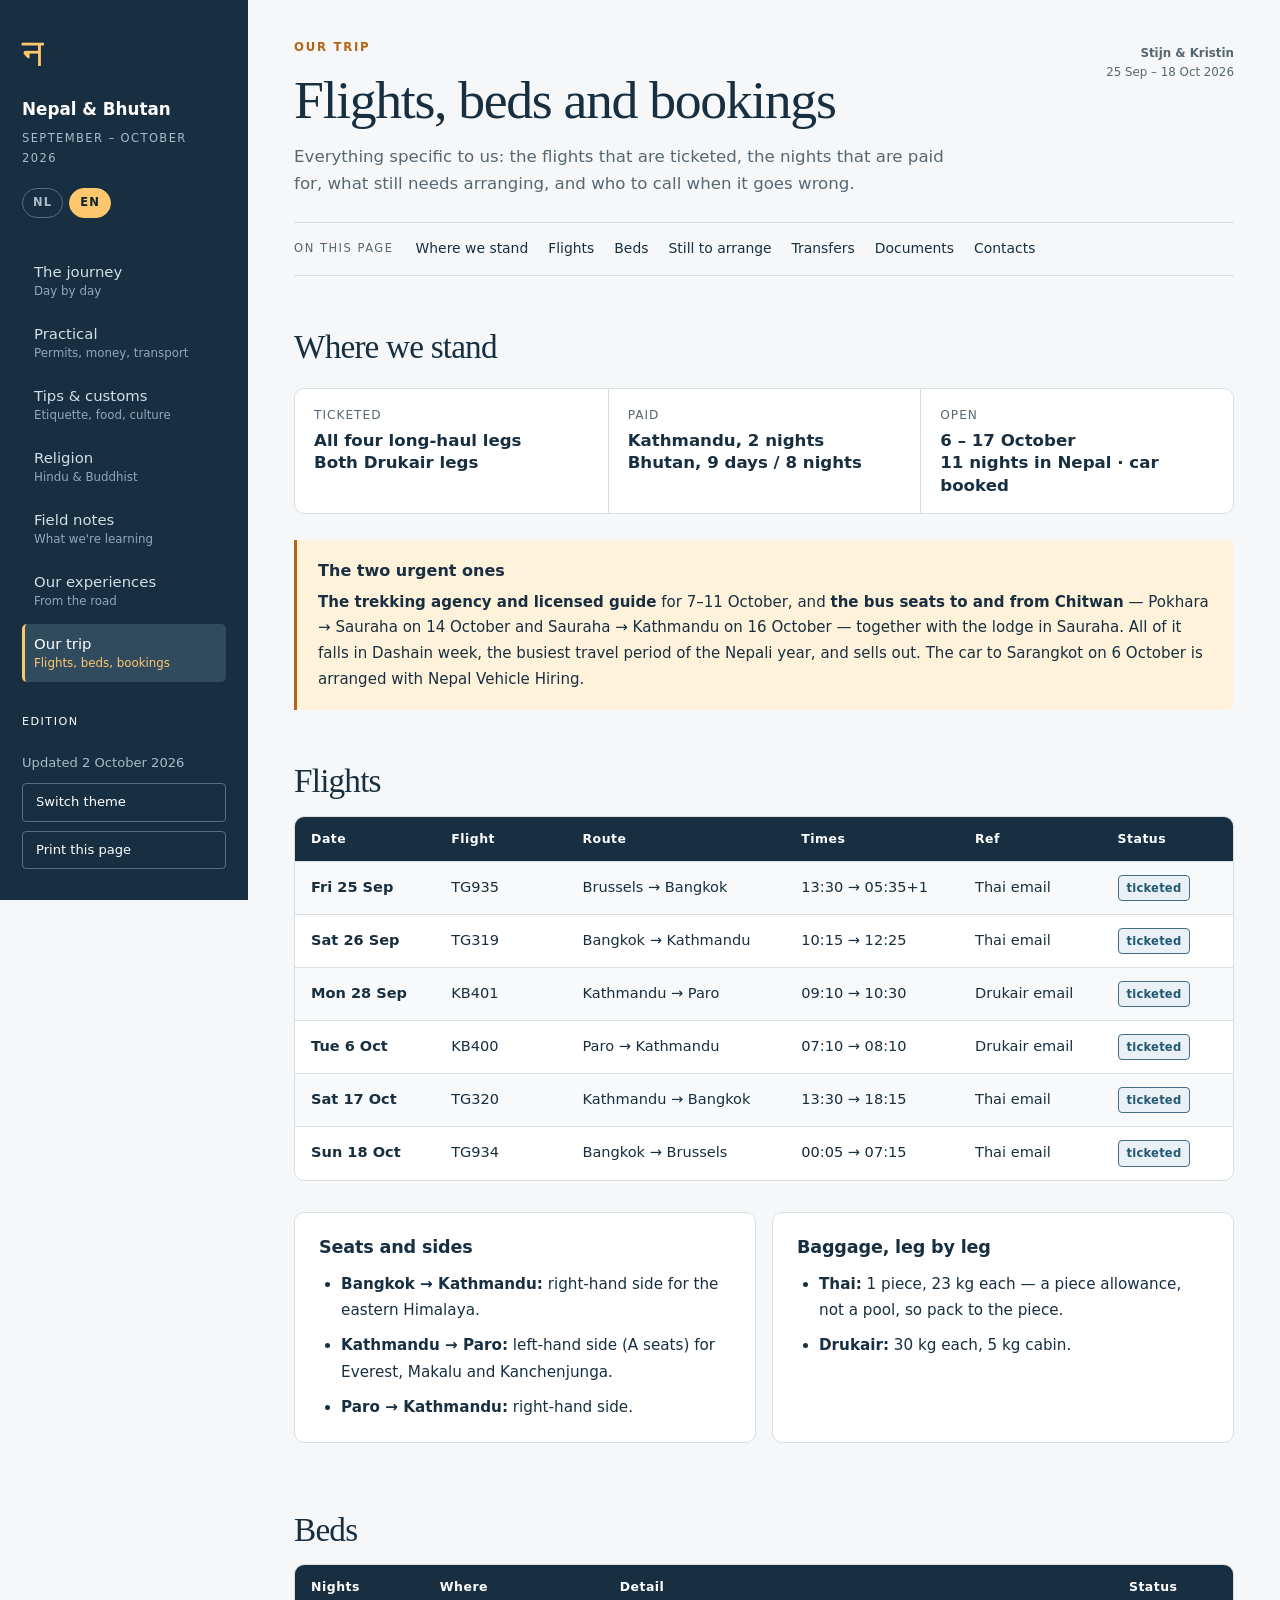
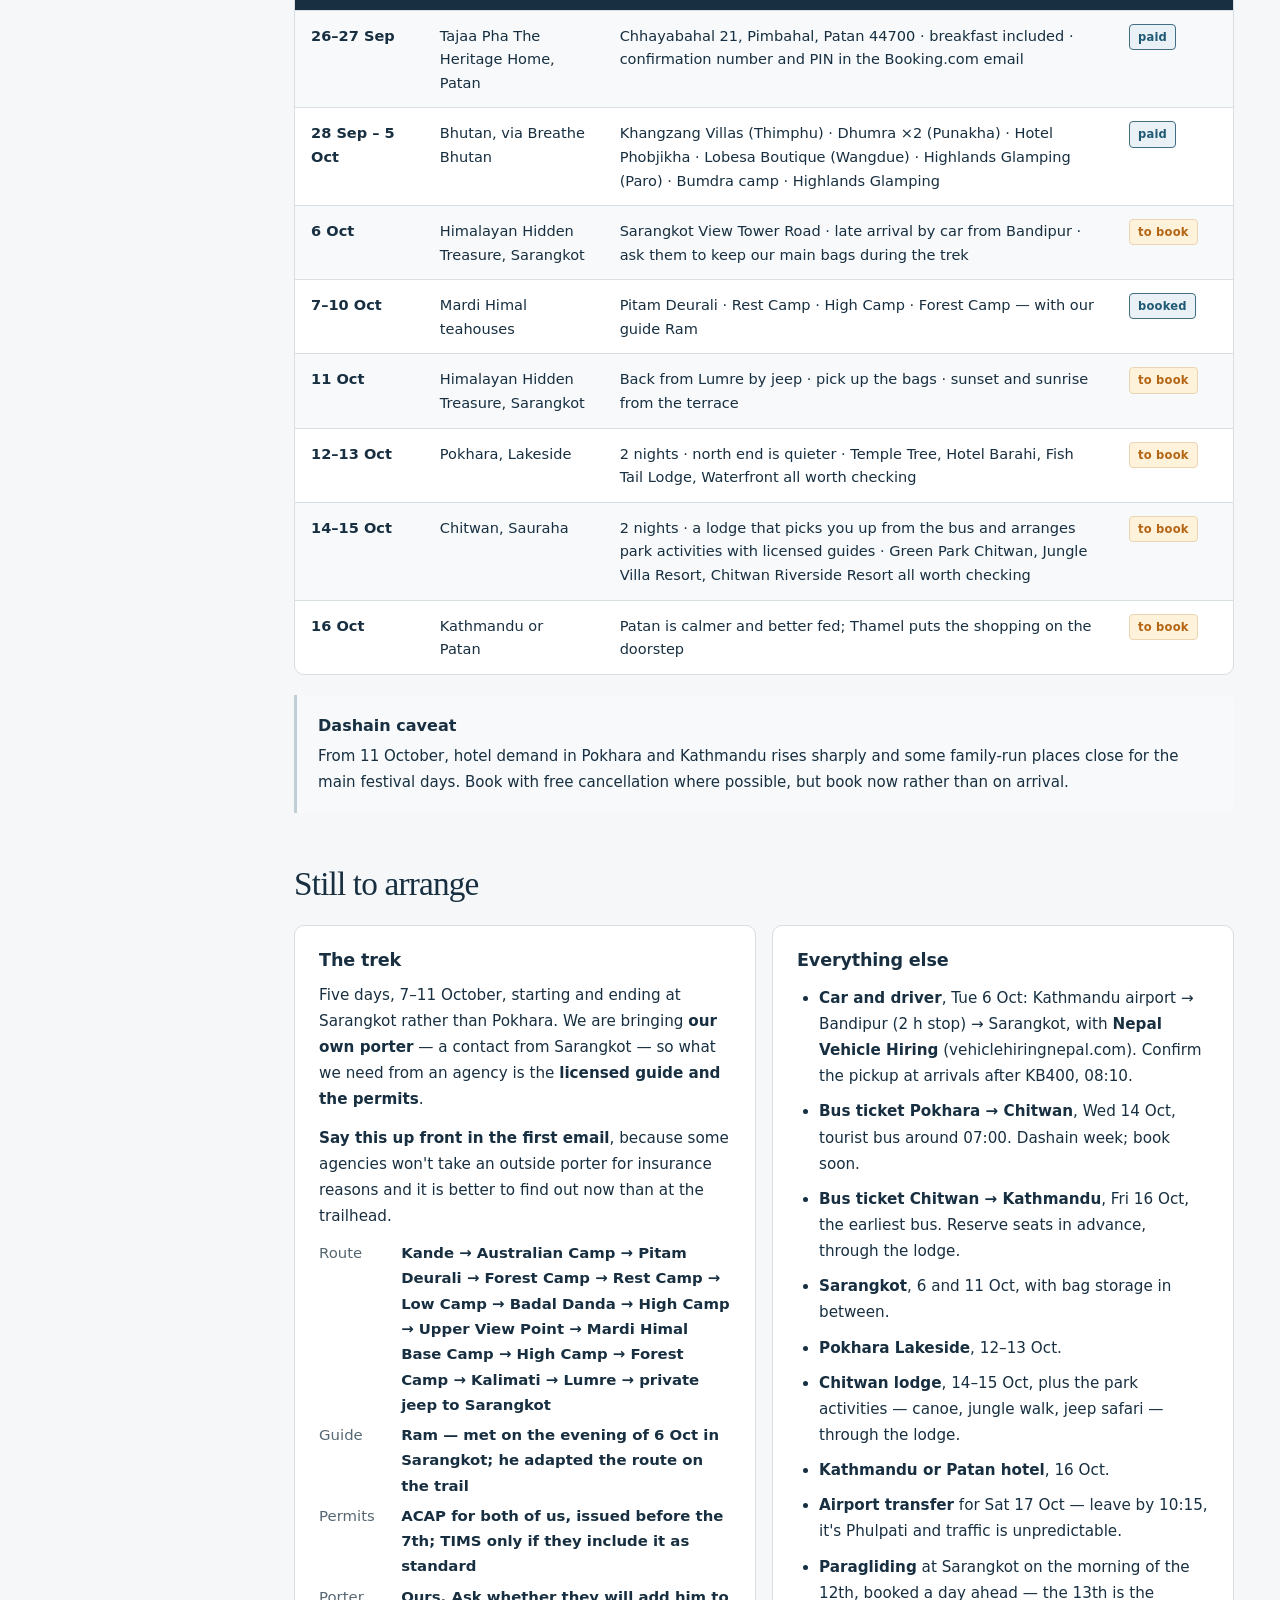
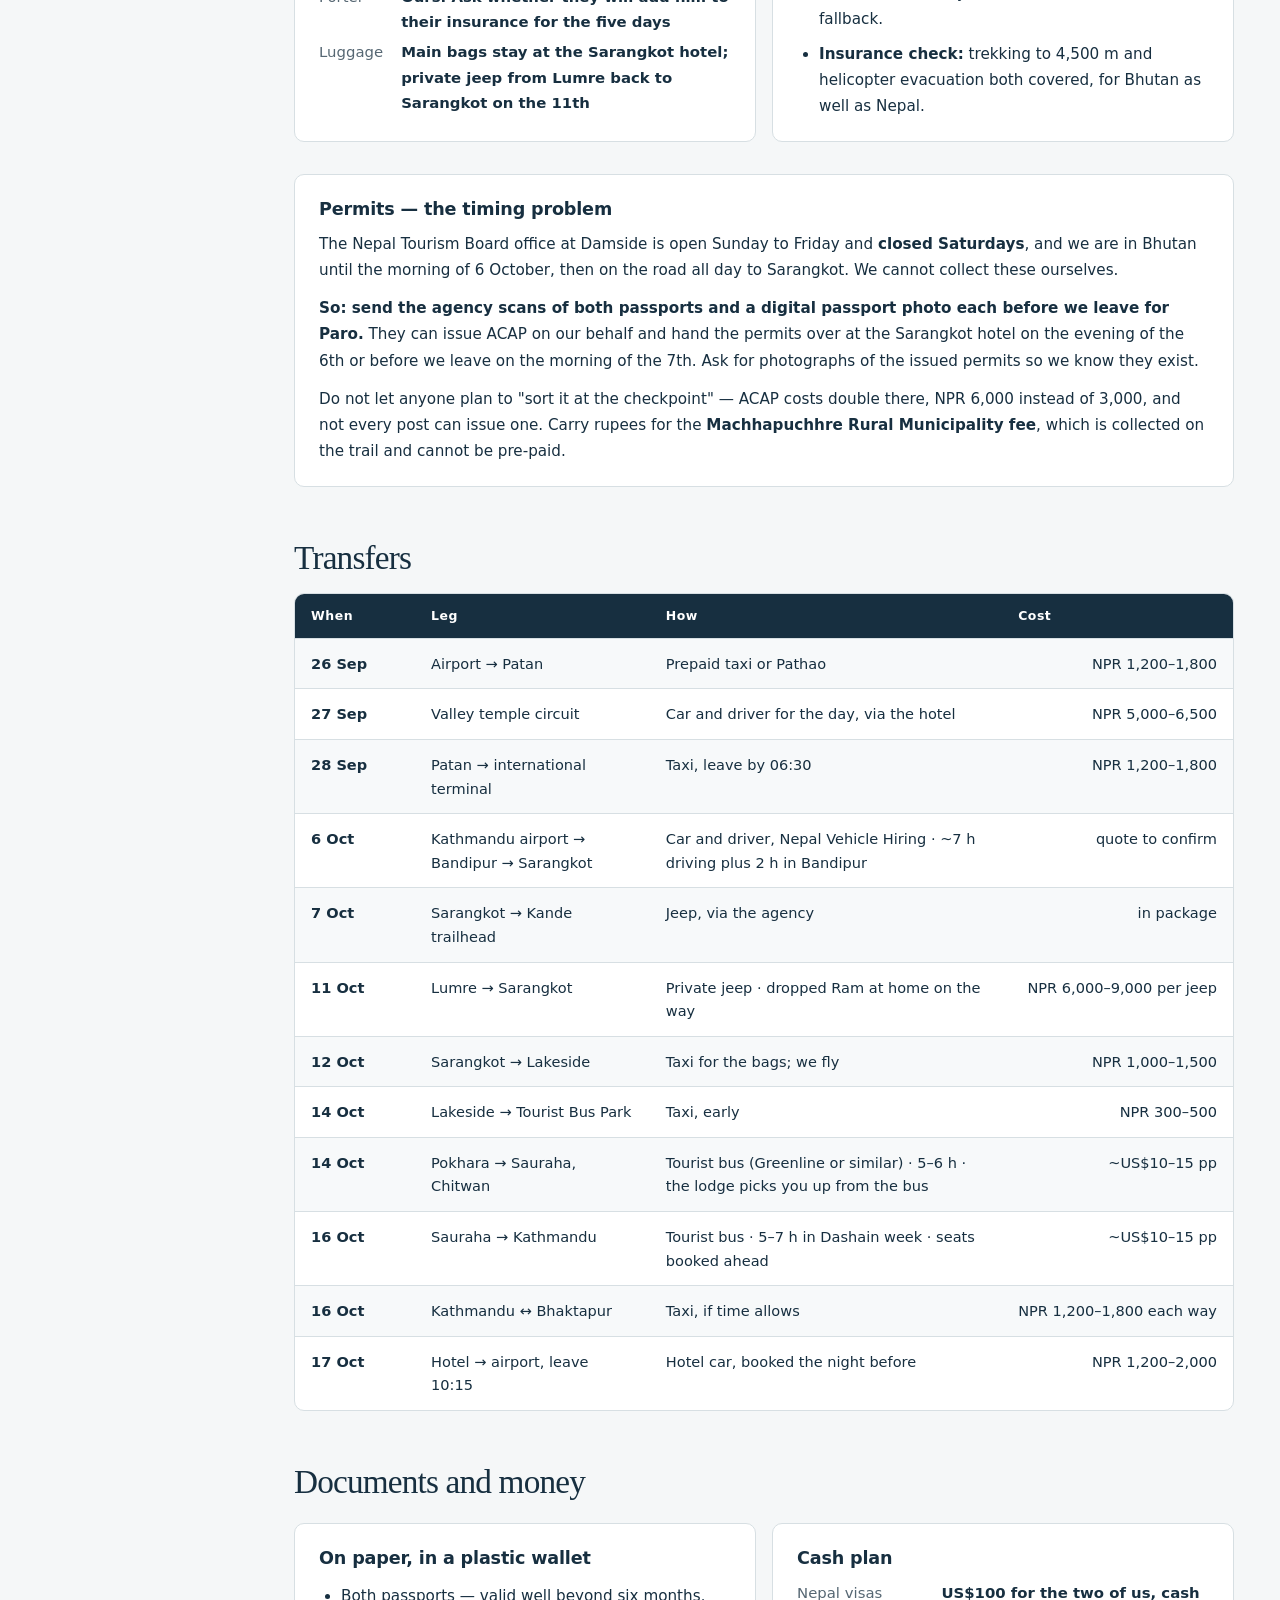
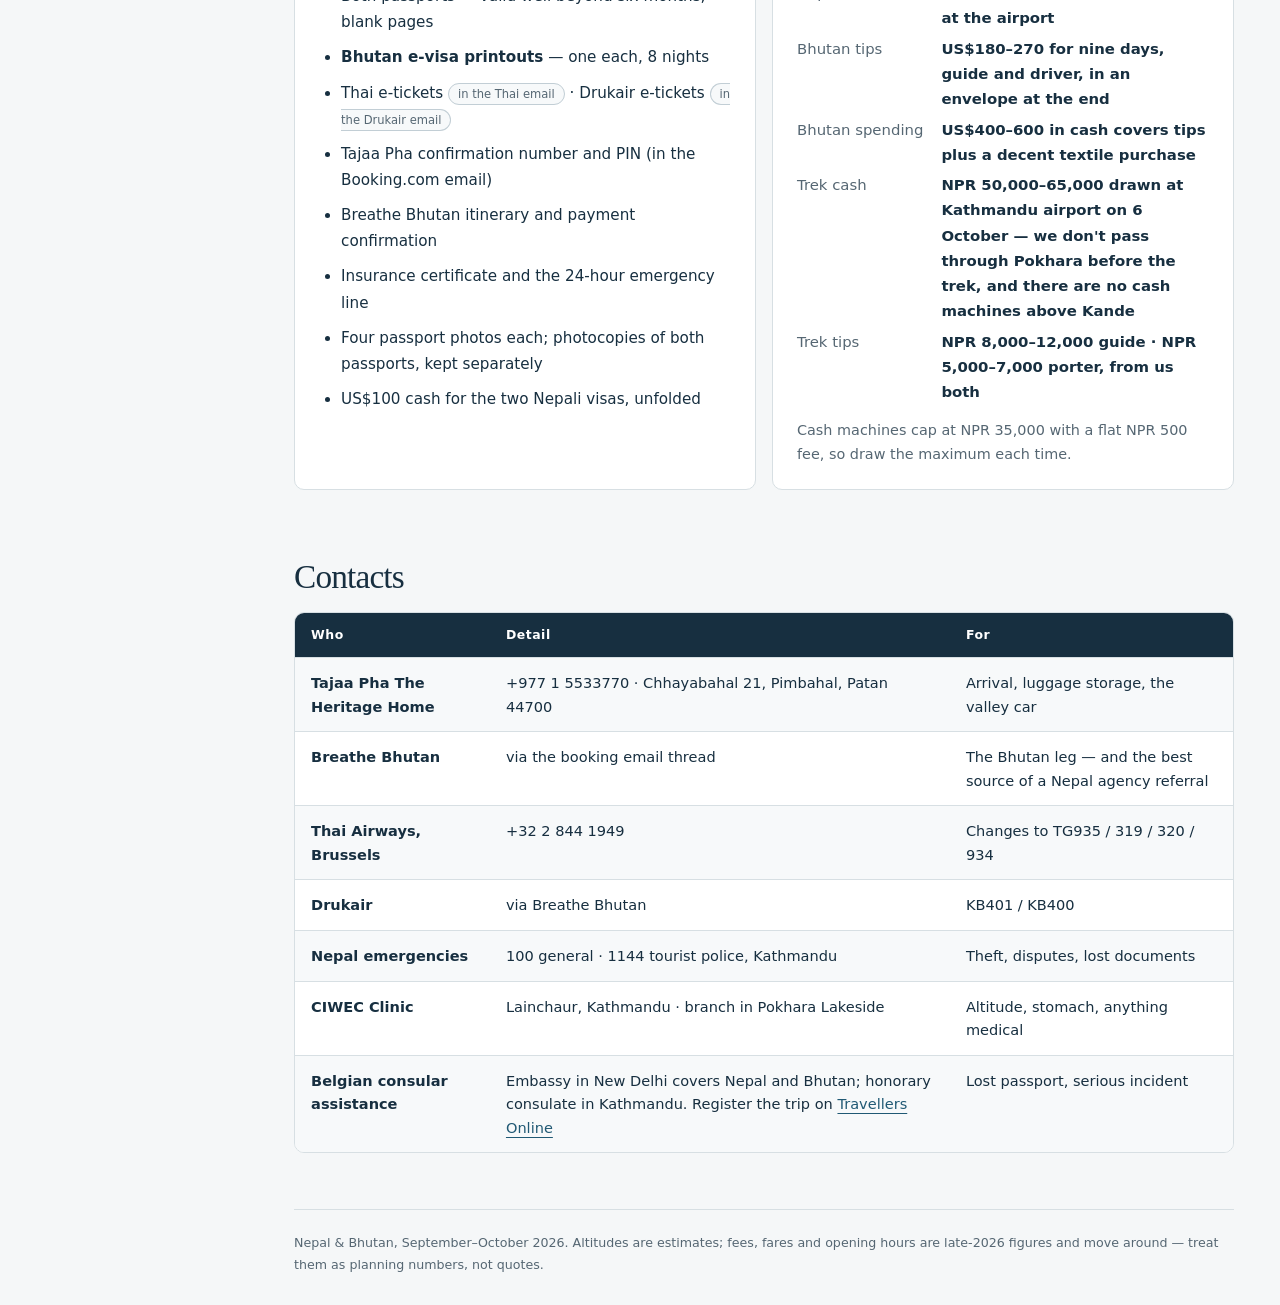
<file: en/ours.html>
<!doctype html>
<html lang="en">
<head>
<meta charset="utf-8">
<meta name="robots" content="noindex, nofollow">
<meta name="viewport" content="width=device-width, initial-scale=1">
<title>Our trip &middot; Nepal &amp; Bhutan 2026</title>
<link rel="stylesheet" href="../assets/style.css?v=8">
<link rel="alternate" hreflang="nl" href="../ours.html">
<link rel="alternate" hreflang="en" href="ours.html">
</head>
<body>
<a class="skip" href="#main">Skip to content</a>
<div class="shell">
<aside class="sidebar">
  <a class="brand" href="index.html">
    <span class="brand-mark">&#2344;</span>
    <strong>Nepal &amp; Bhutan</strong>
    <span>SEPTEMBER &ndash; OCTOBER 2026</span>
  </a>
  <div class="lang" aria-label="Language / Taal">
    <a href="../ours.html" hreflang="nl" lang="nl" aria-label="Nederlandse versie">NL</a>
    <a aria-current="true" lang="en">EN</a>
  </div>
  <nav>
    <a href="index.html">The journey <span>Day by day</span></a>
    <a href="practical.html">Practical <span>Permits, money, transport</span></a>
    <a href="tips.html">Tips &amp; customs <span>Etiquette, food, culture</span></a>
    <a href="religion.html">Religion <span>Hindu &amp; Buddhist</span></a>
    <a href="discoveries.html">Field notes <span>What we're learning</span></a>
    <a href="experiences.html">Our experiences <span>From the road</span></a>
    <a href="ours.html" aria-current="page">Our trip <span>Flights, beds, bookings</span></a>
  </nav>
  <div class="side-bottom">
    <p class="lbl">EDITION</p>
    <p>Updated 2 October 2026</p>
    <button class="side-btn" onclick="var r=document.documentElement;r.dataset.theme=(r.dataset.theme==='dark'?'light':'dark')">Switch theme</button>
    <button class="side-btn" onclick="window.print()">Print this page</button>
  </div>
</aside>
<main id="main">
<div class="page-heading">
  <div>
    <span class="eyebrow">Our trip</span>
    <h1>Flights, beds and bookings</h1>
    <p class="intro">Everything specific to us: the flights that are ticketed, the nights that are paid for, what still needs arranging, and who to call when it goes wrong.</p>
  </div>
  <div class="edition"><strong>Stijn &amp; Kristin</strong><br>25 Sep – 18 Oct 2026</div>
</div>

<div class="jump">
  <span class="jl">ON THIS PAGE</span>
  <a href="#status">Where we stand</a>
  <a href="#flights">Flights</a>
  <a href="#beds">Beds</a>
  <a href="#tobook">Still to arrange</a>
  <a href="#transfers">Transfers</a>
  <a href="#docs">Documents</a>
  <a href="#contacts">Contacts</a>
</div>

<section class="section" id="status">
  <h2>Where we stand</h2>
  <div class="overview">
    <div><span>Ticketed</span><strong>All four long-haul legs<br>Both Drukair legs</strong></div>
    <div><span>Paid</span><strong>Kathmandu, 2 nights<br>Bhutan, 9 days / 8 nights</strong></div>
    <div><span>Open</span><strong>6 – 17 October<br>11 nights in Nepal · car booked</strong></div>
  </div>
  <div class="notice amber">
    <strong>The two urgent ones</strong>
    <p><b>The trekking agency and licensed guide</b> for 7–11 October, and <b>the bus seats to and from Chitwan</b> — Pokhara → Sauraha on 14 October and Sauraha → Kathmandu on 16 October — together with the lodge in Sauraha. All of it falls in Dashain week, the busiest travel period of the Nepali year, and sells out. The car to Sarangkot on 6 October is arranged with Nepal Vehicle Hiring.</p>
  </div>
</section>

<section class="section" id="flights">
  <h2>Flights</h2>
  <div class="table-wrap"><table>
    <tr><th>Date</th><th>Flight</th><th>Route</th><th>Times</th><th>Ref</th><th>Status</th></tr>
    <tr><td>Fri 25 Sep</td><td>TG935</td><td>Brussels → Bangkok</td><td>13:30 → 05:35+1</td><td>Thai email</td><td><span class="badge booked">ticketed</span></td></tr>
    <tr><td>Sat 26 Sep</td><td>TG319</td><td>Bangkok → Kathmandu</td><td>10:15 → 12:25</td><td>Thai email</td><td><span class="badge booked">ticketed</span></td></tr>
    <tr><td>Mon 28 Sep</td><td>KB401</td><td>Kathmandu → Paro</td><td>09:10 → 10:30</td><td>Drukair email</td><td><span class="badge booked">ticketed</span></td></tr>
    <tr><td>Tue 6 Oct</td><td>KB400</td><td>Paro → Kathmandu</td><td>07:10 → 08:10</td><td>Drukair email</td><td><span class="badge booked">ticketed</span></td></tr>
    <tr><td>Sat 17 Oct</td><td>TG320</td><td>Kathmandu → Bangkok</td><td>13:30 → 18:15</td><td>Thai email</td><td><span class="badge booked">ticketed</span></td></tr>
    <tr><td>Sun 18 Oct</td><td>TG934</td><td>Bangkok → Brussels</td><td>00:05 → 07:15</td><td>Thai email</td><td><span class="badge booked">ticketed</span></td></tr>
  </table></div>
  <div class="grid two">
    <div class="panel">
      <h3>Seats and sides</h3>
      <ul>
        <li><b>Bangkok → Kathmandu:</b> right-hand side for the eastern Himalaya.</li>
        <li><b>Kathmandu → Paro:</b> left-hand side (A seats) for Everest, Makalu and Kanchenjunga.</li>
        <li><b>Paro → Kathmandu:</b> right-hand side.</li>
      </ul>
    </div>
    <div class="panel">
      <h3>Baggage, leg by leg</h3>
      <ul>
        <li><b>Thai:</b> 1 piece, 23 kg each — a piece allowance, not a pool, so pack to the piece.</li>
        <li><b>Drukair:</b> 30 kg each, 5 kg cabin.</li>
      </ul>
    </div>
  </div>
</section>

<section class="section" id="beds">
  <h2>Beds</h2>
  <div class="table-wrap"><table>
    <tr><th>Nights</th><th>Where</th><th>Detail</th><th>Status</th></tr>
    <tr><td>26–27 Sep</td><td>Tajaa Pha The Heritage Home, Patan</td><td>Chhayabahal 21, Pimbahal, Patan 44700 · breakfast included · confirmation number and PIN in the Booking.com email</td><td><span class="badge booked">paid</span></td></tr>
    <tr><td>28 Sep – 5 Oct</td><td>Bhutan, via Breathe Bhutan</td><td>Khangzang Villas (Thimphu) · Dhumra ×2 (Punakha) · Hotel Phobjikha · Lobesa Boutique (Wangdue) · Highlands Glamping (Paro) · Bumdra camp · Highlands Glamping</td><td><span class="badge booked">paid</span></td></tr>
    <tr><td>6 Oct</td><td>Himalayan Hidden Treasure, Sarangkot</td><td>Sarangkot View Tower Road · late arrival by car from Bandipur · ask them to keep our main bags during the trek</td><td><span class="badge todo">to book</span></td></tr>
    <tr><td>7–10 Oct</td><td>Mardi Himal teahouses</td><td>Pitam Deurali · Rest Camp · High Camp · Forest Camp — with our guide Ram</td><td><span class="badge booked">booked</span></td></tr>
    <tr><td>11 Oct</td><td>Himalayan Hidden Treasure, Sarangkot</td><td>Back from Lumre by jeep · pick up the bags · sunset and sunrise from the terrace</td><td><span class="badge todo">to book</span></td></tr>
    <tr><td>12–13 Oct</td><td>Pokhara, Lakeside</td><td>2 nights · north end is quieter · Temple Tree, Hotel Barahi, Fish Tail Lodge, Waterfront all worth checking</td><td><span class="badge todo">to book</span></td></tr>
    <tr><td>14–15 Oct</td><td>Chitwan, Sauraha</td><td>2 nights · a lodge that picks you up from the bus and arranges park activities with licensed guides · Green Park Chitwan, Jungle Villa Resort, Chitwan Riverside Resort all worth checking</td><td><span class="badge todo">to book</span></td></tr>
    <tr><td>16 Oct</td><td>Kathmandu or Patan</td><td>Patan is calmer and better fed; Thamel puts the shopping on the doorstep</td><td><span class="badge todo">to book</span></td></tr>
  </table></div>
  <div class="notice plain">
    <strong>Dashain caveat</strong>
    <p>From 11 October, hotel demand in Pokhara and Kathmandu rises sharply and some family-run places close for the main festival days. Book with free cancellation where possible, but book now rather than on arrival.</p>
  </div>
</section>

<section class="section" id="tobook">
  <h2>Still to arrange</h2>
  <div class="grid two">
    <div class="panel">
      <h3>The trek</h3>
      <p>Five days, 7–11 October, starting and ending at Sarangkot rather than Pokhara. We are bringing <b>our own porter</b> — a contact from Sarangkot — so what we need from an agency is the <b>licensed guide and the permits</b>.</p>
      <p><b>Say this up front in the first email</b>, because some agencies won't take an outside porter for insurance reasons and it is better to find out now than at the trailhead.</p>
      <dl class="kv" style="margin-top:12px">
        <dt>Route</dt><dd>Kande → Australian Camp → Pitam Deurali → Forest Camp → Rest Camp → Low Camp → Badal Danda → High Camp → Upper View Point → Mardi Himal Base Camp → High Camp → Forest Camp → Kalimati → Lumre → private jeep to Sarangkot</dd>
        <dt>Guide</dt><dd>Ram — met on the evening of 6 Oct in Sarangkot; he adapted the route on the trail</dd>
        <dt>Permits</dt><dd>ACAP for both of us, issued before the 7th; TIMS only if they include it as standard</dd>
        <dt>Porter</dt><dd>Ours. Ask whether they will add him to their insurance for the five days</dd>
        <dt>Luggage</dt><dd>Main bags stay at the Sarangkot hotel; private jeep from Lumre back to Sarangkot on the 11th</dd>
      </dl>
    </div>
    <div class="panel">
      <h3>Everything else</h3>
      <ul>
        <li><b>Car and driver</b>, Tue 6 Oct: Kathmandu airport → Bandipur (2 h stop) → Sarangkot, with <b>Nepal Vehicle Hiring</b> (vehiclehiringnepal.com). Confirm the pickup at arrivals after KB400, 08:10.</li>
        <li><b>Bus ticket Pokhara → Chitwan</b>, Wed 14 Oct, tourist bus around 07:00. Dashain week; book soon.</li>
        <li><b>Bus ticket Chitwan → Kathmandu</b>, Fri 16 Oct, the earliest bus. Reserve seats in advance, through the lodge.</li>
        <li><b>Sarangkot</b>, 6 and 11 Oct, with bag storage in between.</li>
        <li><b>Pokhara Lakeside</b>, 12–13 Oct.</li>
        <li><b>Chitwan lodge</b>, 14–15 Oct, plus the park activities — canoe, jungle walk, jeep safari — through the lodge.</li>
        <li><b>Kathmandu or Patan hotel</b>, 16 Oct.</li>
        <li><b>Airport transfer</b> for Sat 17 Oct — leave by 10:15, it's Phulpati and traffic is unpredictable.</li>
        <li><b>Paragliding</b> at Sarangkot on the morning of the 12th, booked a day ahead — the 13th is the fallback.</li>
        <li><b>Insurance check:</b> trekking to 4,500 m and helicopter evacuation both covered, for Bhutan as well as Nepal.</li>
      </ul>
    </div>
  </div>
  <div class="panel">
    <h3>Permits — the timing problem</h3>
    <p>The Nepal Tourism Board office at Damside is open Sunday to Friday and <b>closed Saturdays</b>, and we are in Bhutan until the morning of 6 October, then on the road all day to Sarangkot. We cannot collect these ourselves.</p>
    <p><b>So: send the agency scans of both passports and a digital passport photo each before we leave for Paro.</b> They can issue ACAP on our behalf and hand the permits over at the Sarangkot hotel on the evening of the 6th or before we leave on the morning of the 7th. Ask for photographs of the issued permits so we know they exist.</p>
    <p>Do not let anyone plan to "sort it at the checkpoint" — ACAP costs double there, NPR 6,000 instead of 3,000, and not every post can issue one. Carry rupees for the <b>Machhapuchhre Rural Municipality fee</b>, which is collected on the trail and cannot be pre-paid.</p>
  </div>
</section>

<section class="section" id="transfers">
  <h2>Transfers</h2>
  <div class="table-wrap"><table>
    <tr><th>When</th><th>Leg</th><th>How</th><th class="num">Cost</th></tr>
    <tr><td>26 Sep</td><td>Airport → Patan</td><td>Prepaid taxi or Pathao</td><td class="num">NPR 1,200–1,800</td></tr>
    <tr><td>27 Sep</td><td>Valley temple circuit</td><td>Car and driver for the day, via the hotel</td><td class="num">NPR 5,000–6,500</td></tr>
    <tr><td>28 Sep</td><td>Patan → international terminal</td><td>Taxi, leave by 06:30</td><td class="num">NPR 1,200–1,800</td></tr>
    <tr><td>6 Oct</td><td>Kathmandu airport → Bandipur → Sarangkot</td><td>Car and driver, Nepal Vehicle Hiring · ~7 h driving plus 2 h in Bandipur</td><td class="num">quote to confirm</td></tr>
    <tr><td>7 Oct</td><td>Sarangkot → Kande trailhead</td><td>Jeep, via the agency</td><td class="num">in package</td></tr>
    <tr><td>11 Oct</td><td>Lumre → Sarangkot</td><td>Private jeep · dropped Ram at home on the way</td><td class="num">NPR 6,000–9,000 per jeep</td></tr>
    <tr><td>12 Oct</td><td>Sarangkot → Lakeside</td><td>Taxi for the bags; we fly</td><td class="num">NPR 1,000–1,500</td></tr>
    <tr><td>14 Oct</td><td>Lakeside → Tourist Bus Park</td><td>Taxi, early</td><td class="num">NPR 300–500</td></tr>
    <tr><td>14 Oct</td><td>Pokhara → Sauraha, Chitwan</td><td>Tourist bus (Greenline or similar) · 5–6 h · the lodge picks you up from the bus</td><td class="num">~US$10–15 pp</td></tr>
    <tr><td>16 Oct</td><td>Sauraha → Kathmandu</td><td>Tourist bus · 5–7 h in Dashain week · seats booked ahead</td><td class="num">~US$10–15 pp</td></tr>
    <tr><td>16 Oct</td><td>Kathmandu ↔ Bhaktapur</td><td>Taxi, if time allows</td><td class="num">NPR 1,200–1,800 each way</td></tr>
    <tr><td>17 Oct</td><td>Hotel → airport, leave 10:15</td><td>Hotel car, booked the night before</td><td class="num">NPR 1,200–2,000</td></tr>
  </table></div>
</section>

<section class="section" id="docs">
  <h2>Documents and money</h2>
  <div class="grid two">
    <div class="panel">
      <h3>On paper, in a plastic wallet</h3>
      <ul>
        <li>Both passports — valid well beyond six months, blank pages</li>
        <li><b>Bhutan e-visa printouts</b> — one each, 8 nights</li>
        <li>Thai e-tickets <span class="tag">in the Thai email</span> · Drukair e-tickets <span class="tag">in the Drukair email</span></li>
        <li>Tajaa Pha confirmation number and PIN (in the Booking.com email)</li>
        <li>Breathe Bhutan itinerary and payment confirmation</li>
        <li>Insurance certificate and the 24-hour emergency line</li>
        <li>Four passport photos each; photocopies of both passports, kept separately</li>
        <li>US$100 cash for the two Nepali visas, unfolded</li>
      </ul>
    </div>
    <div class="panel">
      <h3>Cash plan</h3>
      <dl class="kv">
        <dt>Nepal visas</dt><dd>US$100 for the two of us, cash at the airport</dd>
        <dt>Bhutan tips</dt><dd>US$180–270 for nine days, guide and driver, in an envelope at the end</dd>
        <dt>Bhutan spending</dt><dd>US$400–600 in cash covers tips plus a decent textile purchase</dd>
        <dt>Trek cash</dt><dd>NPR 50,000–65,000 drawn at Kathmandu airport on 6 October — we don't pass through Pokhara before the trek, and there are no cash machines above Kande</dd>
        <dt>Trek tips</dt><dd>NPR 8,000–12,000 guide · NPR 5,000–7,000 porter, from us both</dd>
      </dl>
      <p style="margin-top:12px;color:var(--muted);font-size:.9rem">Cash machines cap at NPR 35,000 with a flat NPR 500 fee, so draw the maximum each time.</p>
    </div>
  </div>
</section>

<section class="section" id="contacts">
  <h2>Contacts</h2>
  <div class="table-wrap"><table>
    <tr><th>Who</th><th>Detail</th><th>For</th></tr>
    <tr><td>Tajaa Pha The Heritage Home</td><td>+977 1 5533770 · Chhayabahal 21, Pimbahal, Patan 44700</td><td>Arrival, luggage storage, the valley car</td></tr>
    <tr><td>Breathe Bhutan</td><td>via the booking email thread</td><td>The Bhutan leg — and the best source of a Nepal agency referral</td></tr>
    <tr><td>Thai Airways, Brussels</td><td>+32 2 844 1949</td><td>Changes to TG935 / 319 / 320 / 934</td></tr>
    <tr><td>Drukair</td><td>via Breathe Bhutan</td><td>KB401 / KB400</td></tr>
    <tr><td>Nepal emergencies</td><td>100 general · 1144 tourist police, Kathmandu</td><td>Theft, disputes, lost documents</td></tr>
    <tr><td>CIWEC Clinic</td><td>Lainchaur, Kathmandu · branch in Pokhara Lakeside</td><td>Altitude, stomach, anything medical</td></tr>
    <tr><td>Belgian consular assistance</td><td>Embassy in New Delhi covers Nepal and Bhutan; honorary consulate in Kathmandu. Register the trip on <a href="https://travellersonline.diplomatie.be/">Travellers Online</a></td><td>Lost passport, serious incident</td></tr>
  </table></div>
</section>

<footer>
  <p>Nepal &amp; Bhutan, September&ndash;October 2026. Altitudes are estimates; fees, fares and opening hours are late-2026 figures and move around &mdash; treat them as planning numbers, not quotes.</p>
</footer>
</main>
</div>
</body>
</html>
</file>
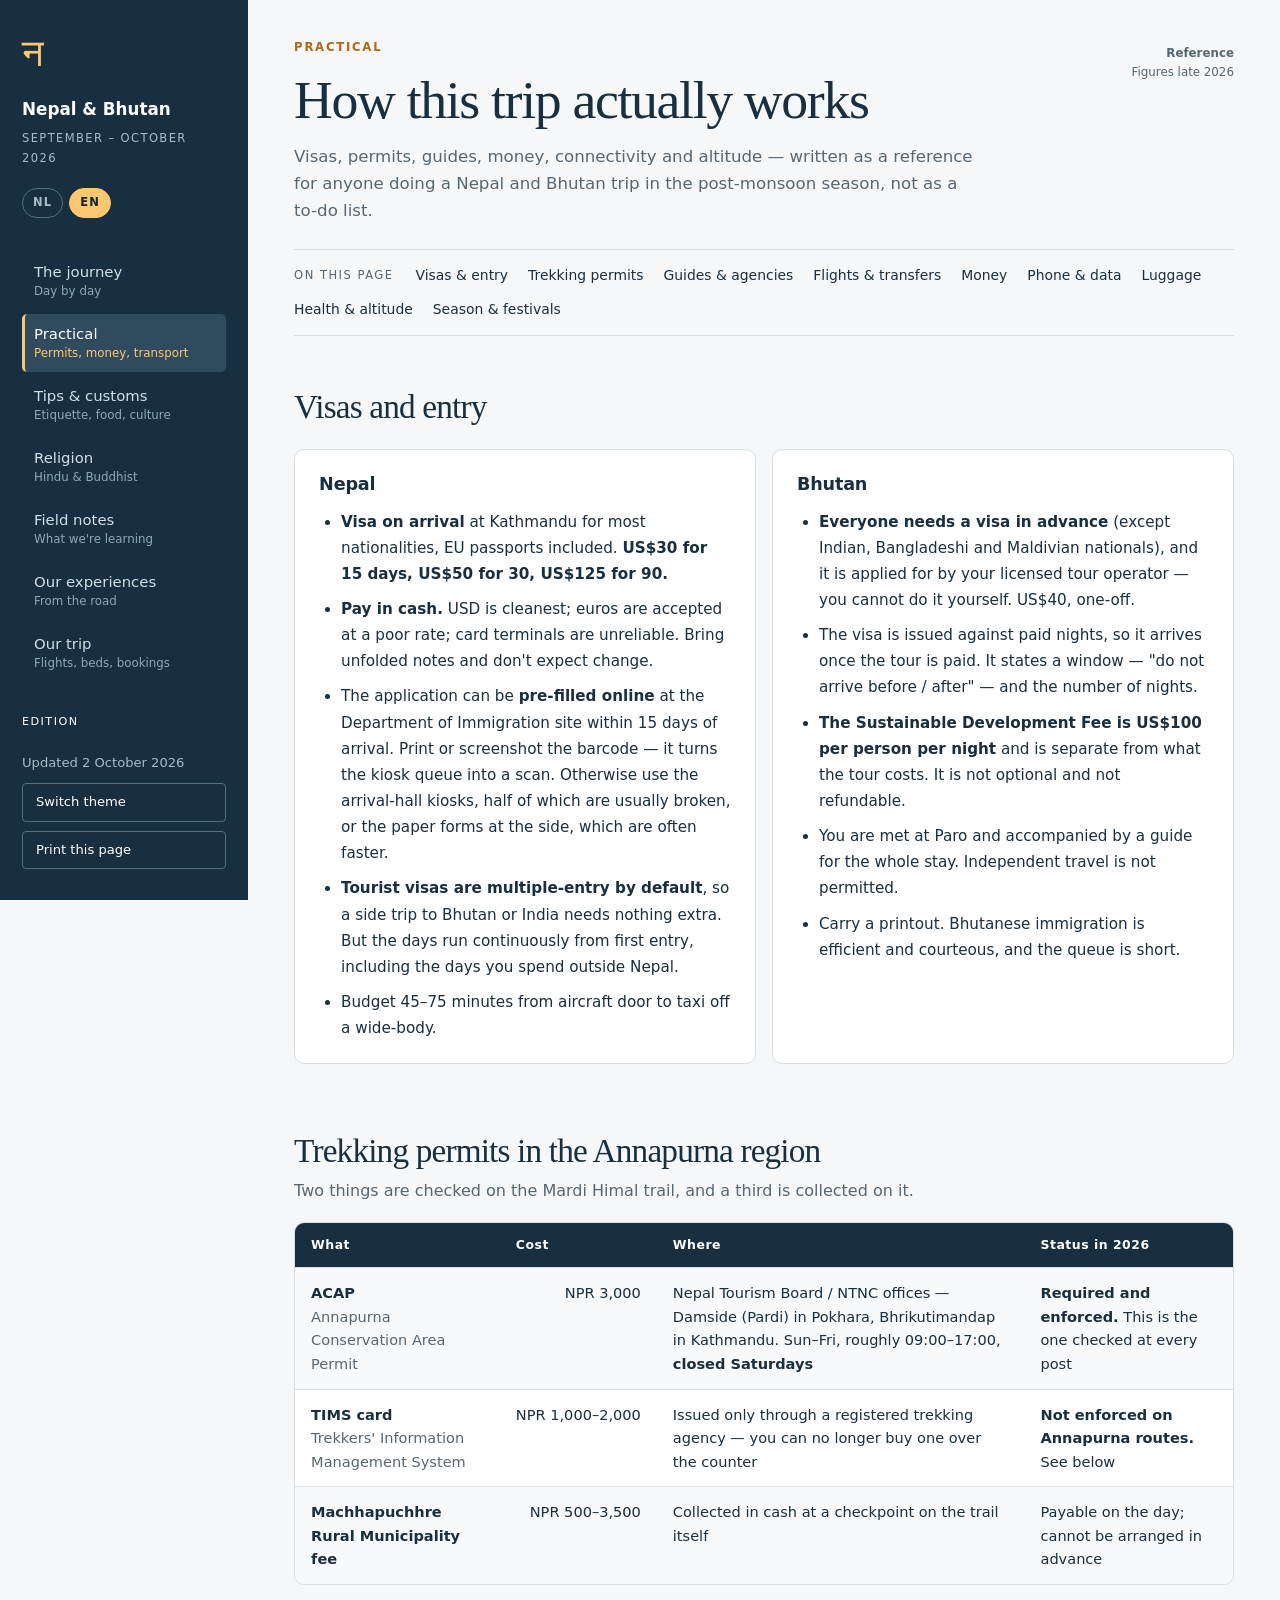
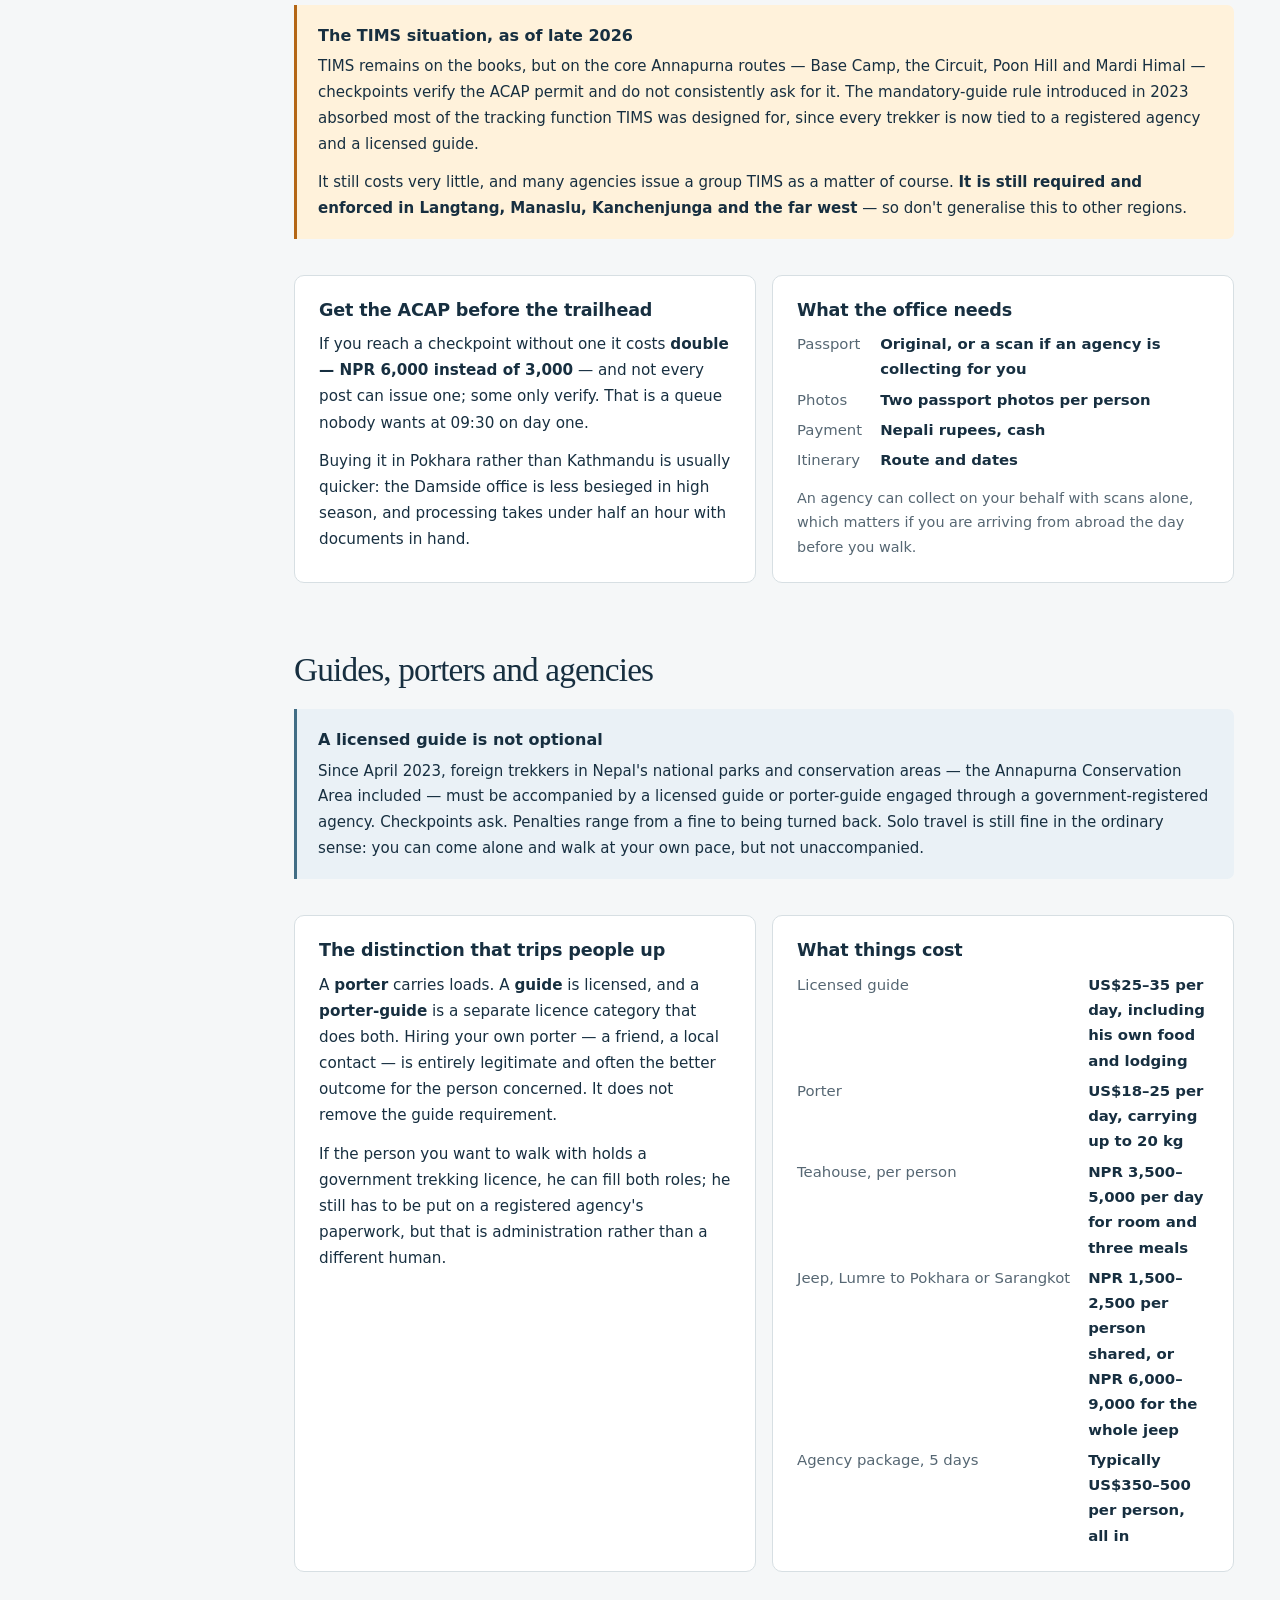
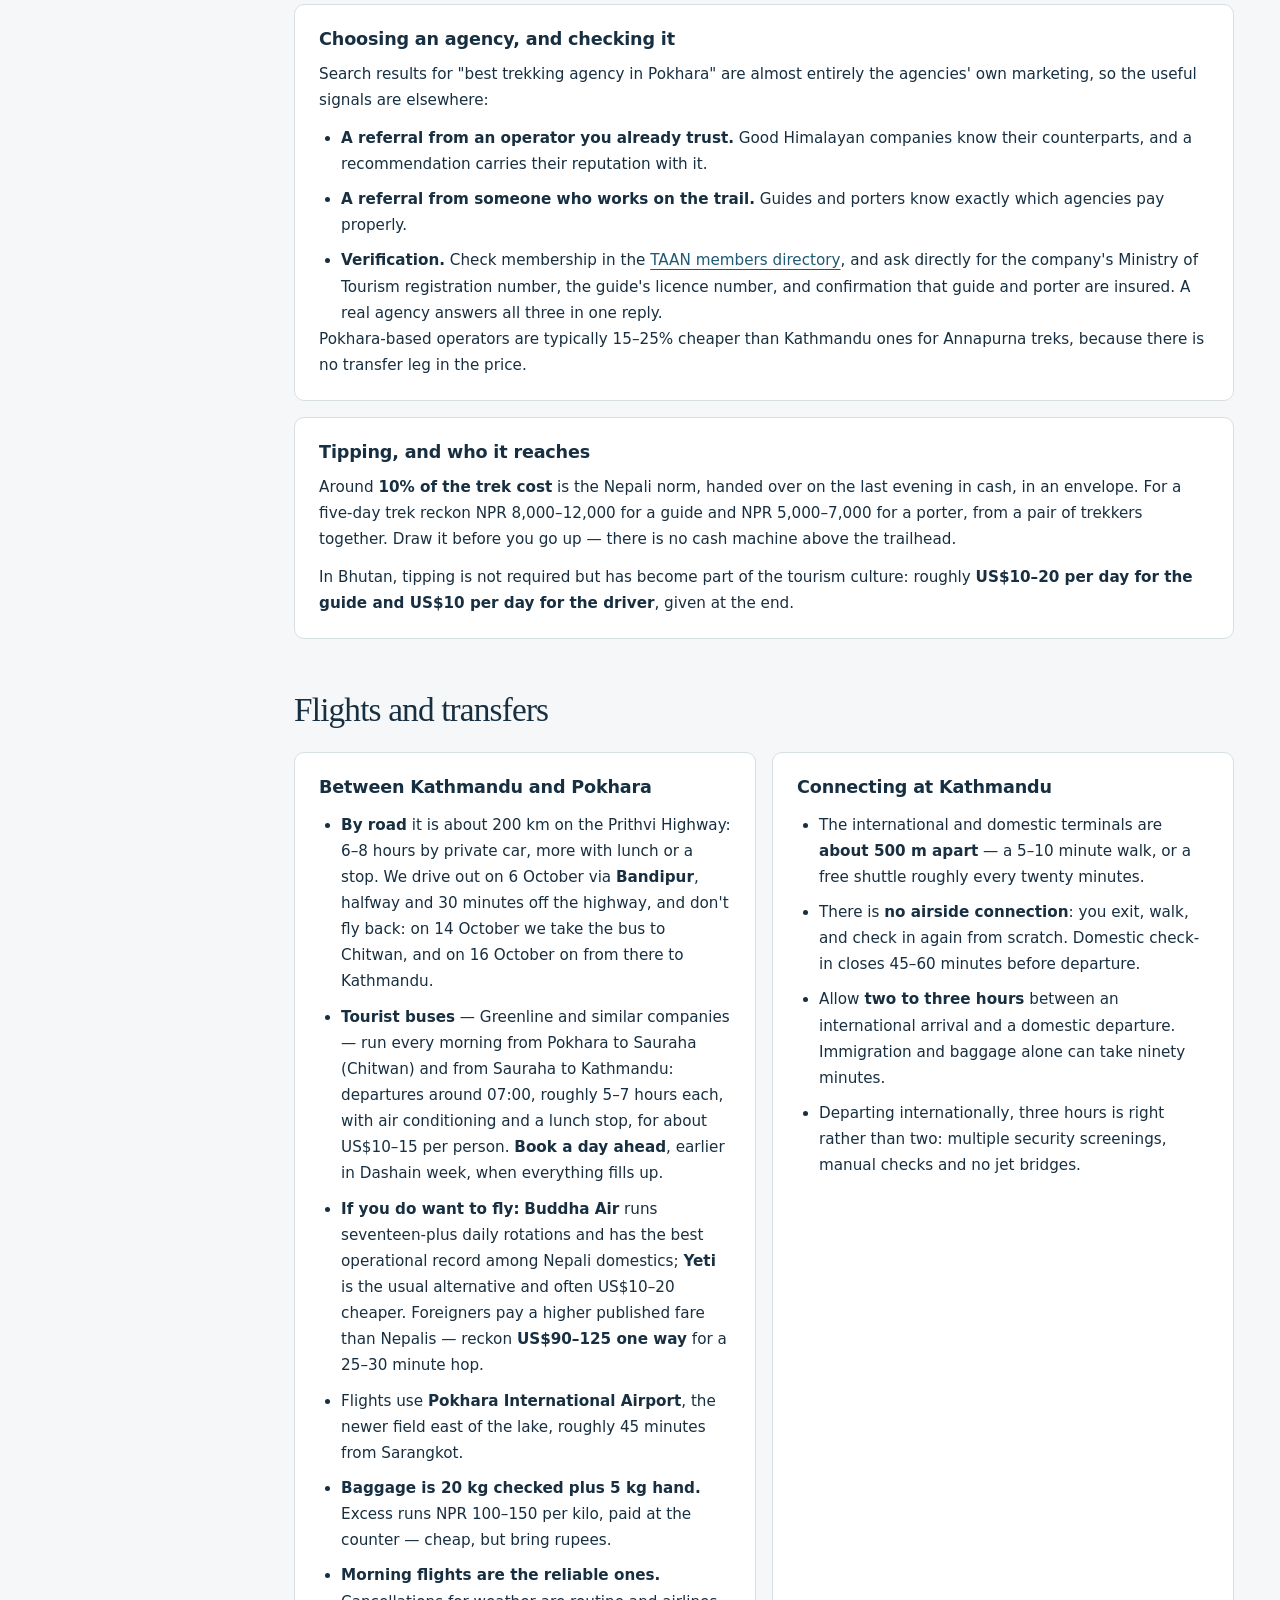
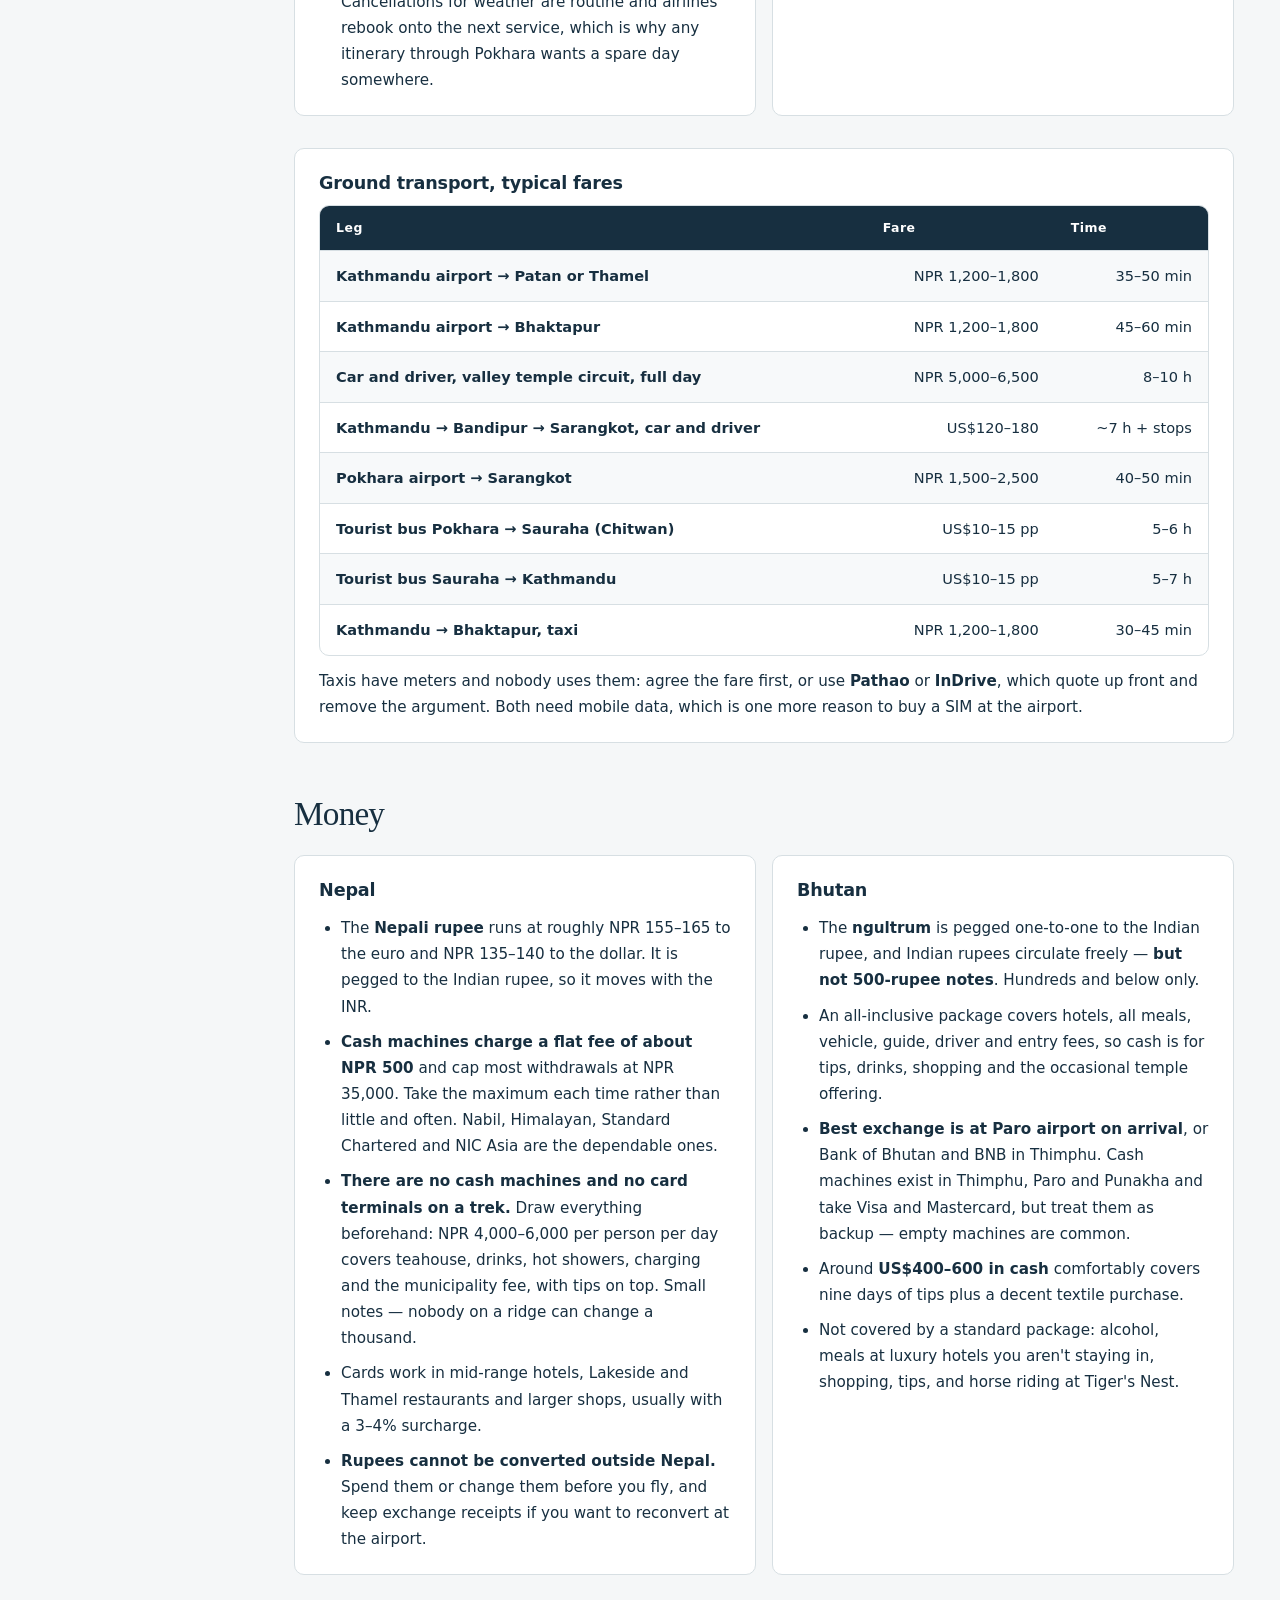
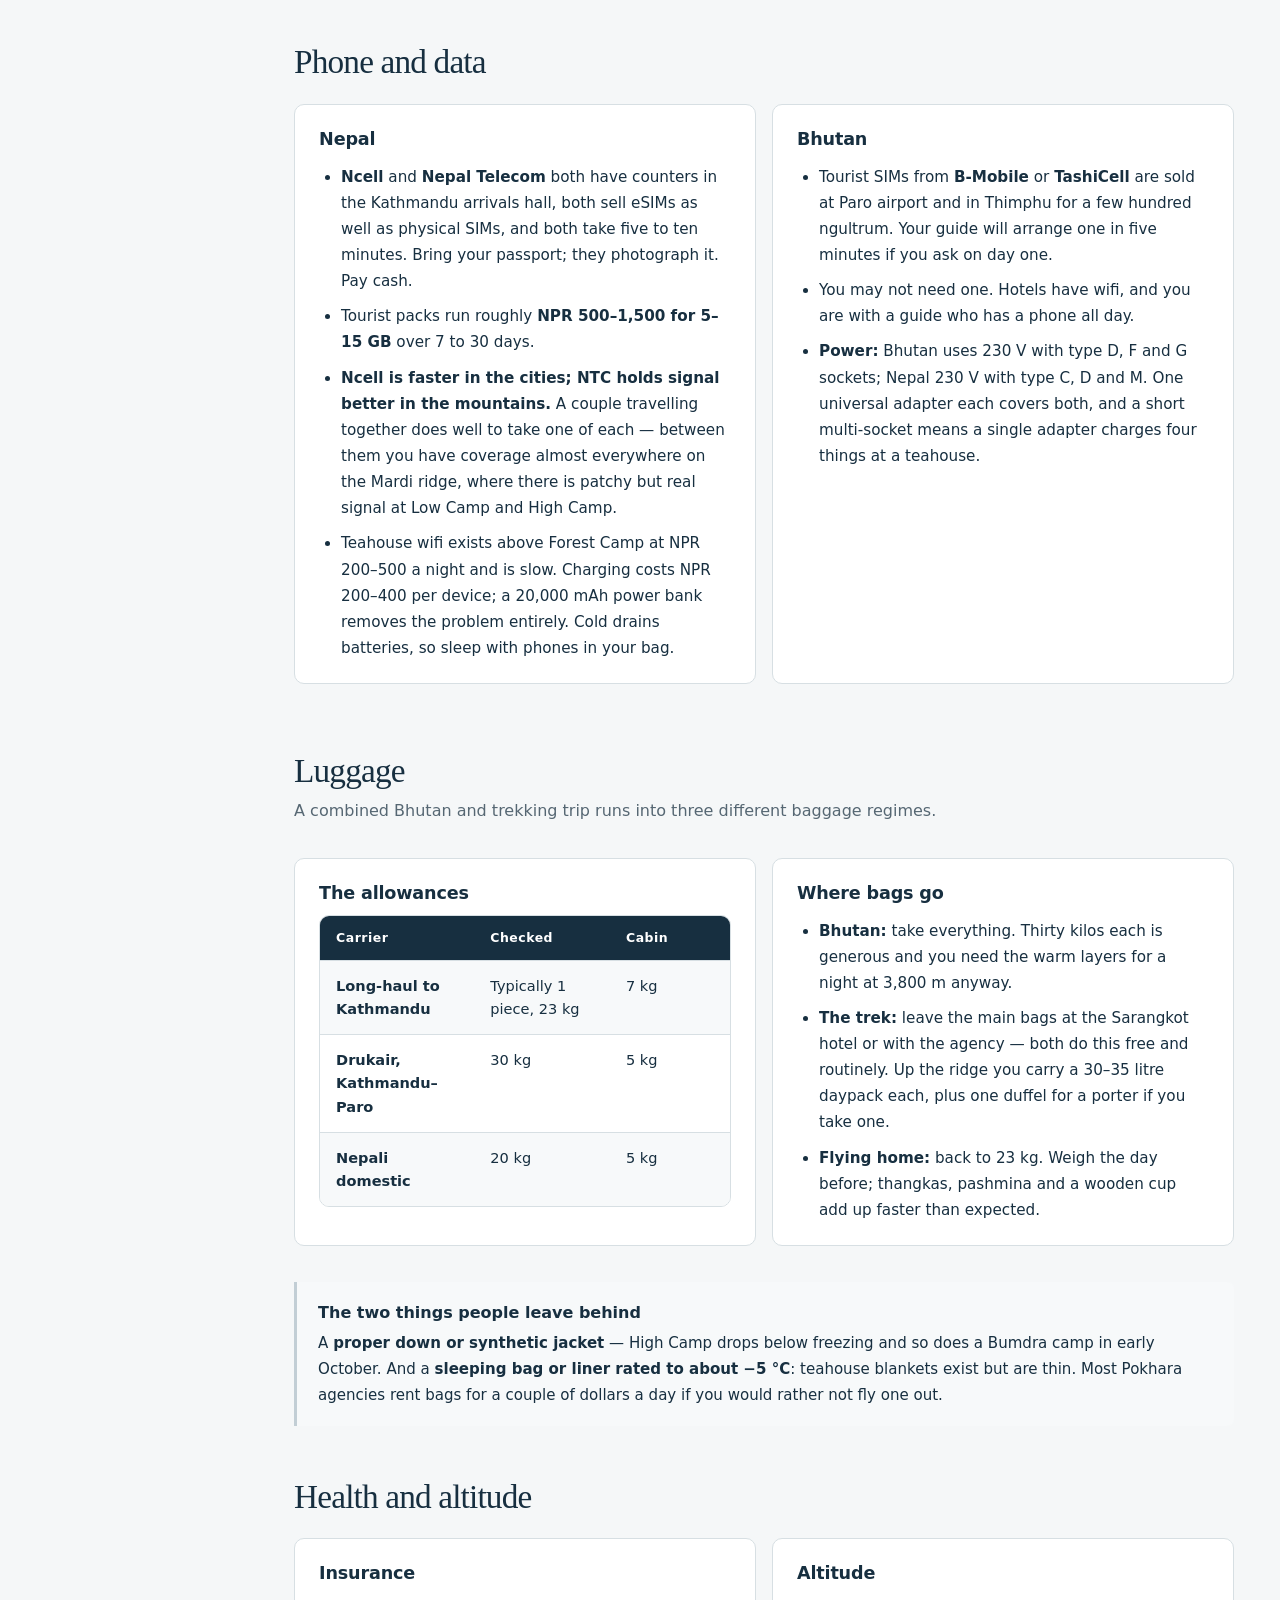
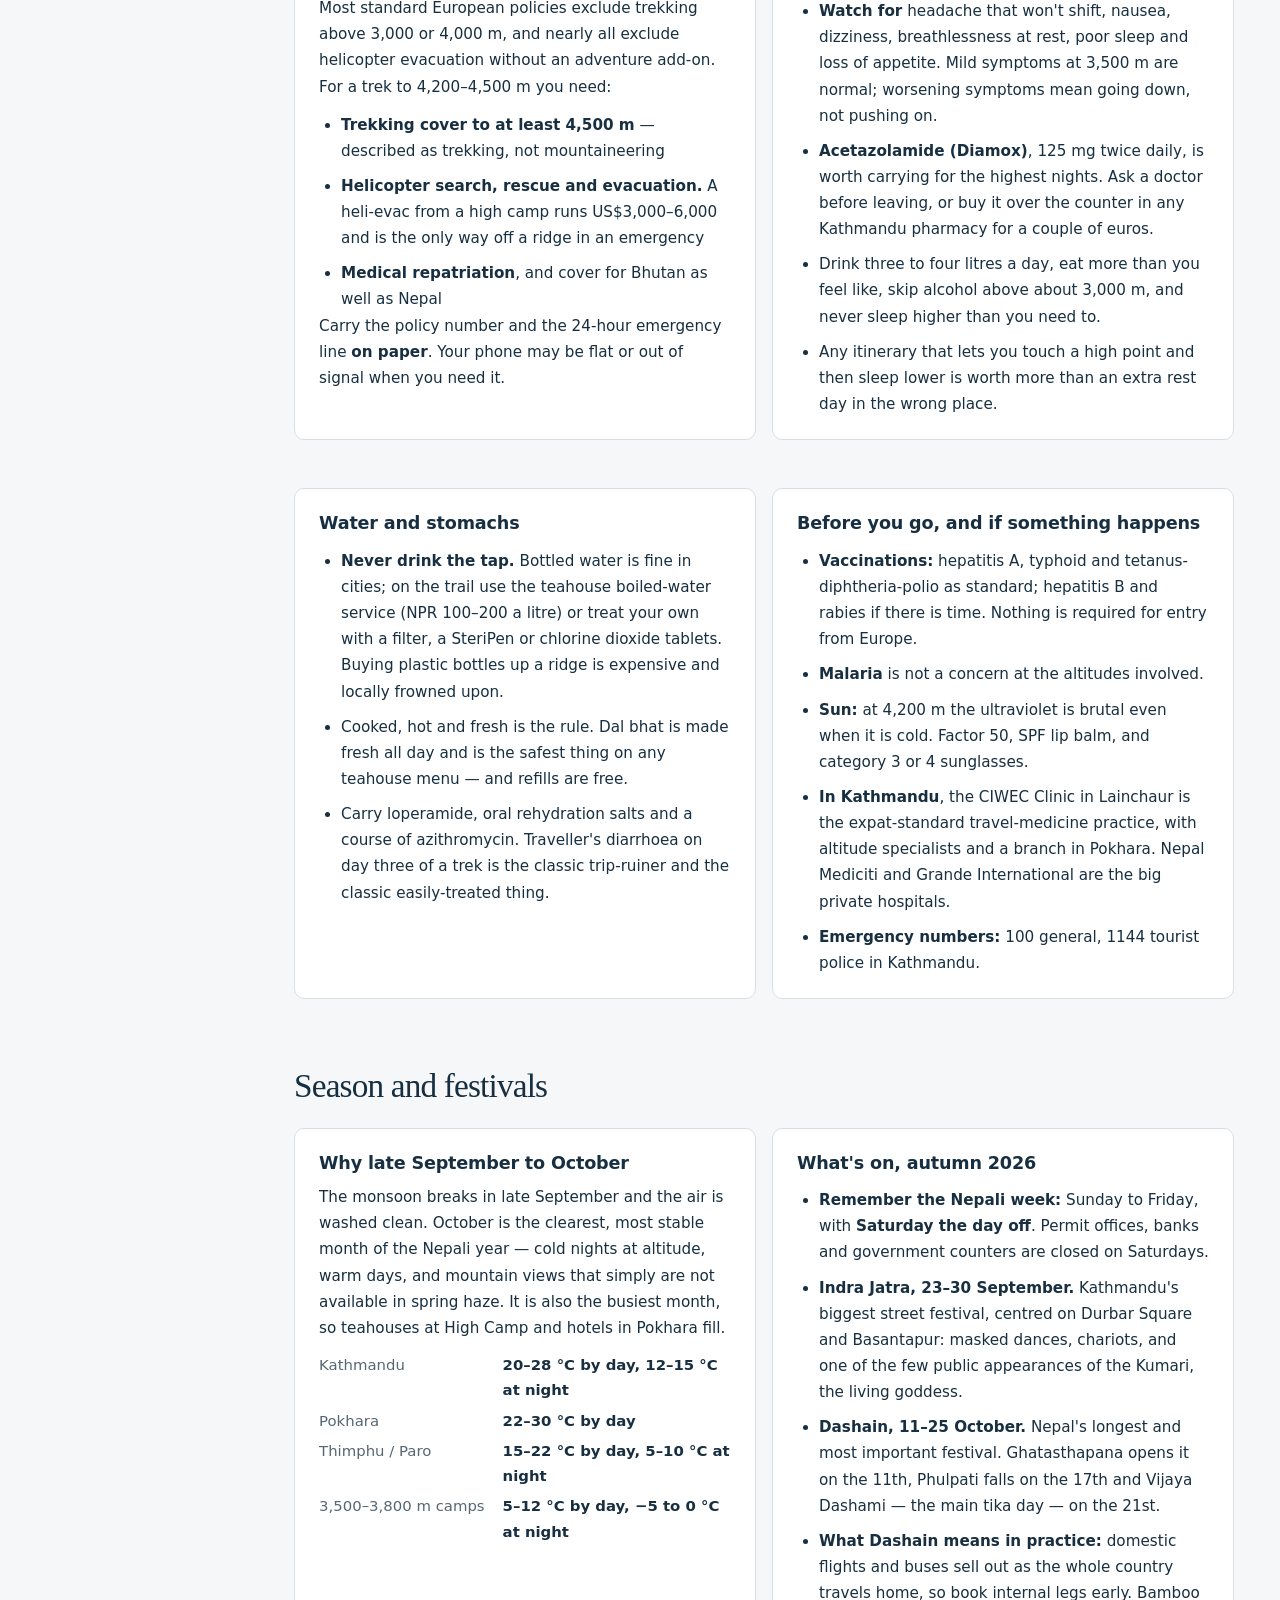
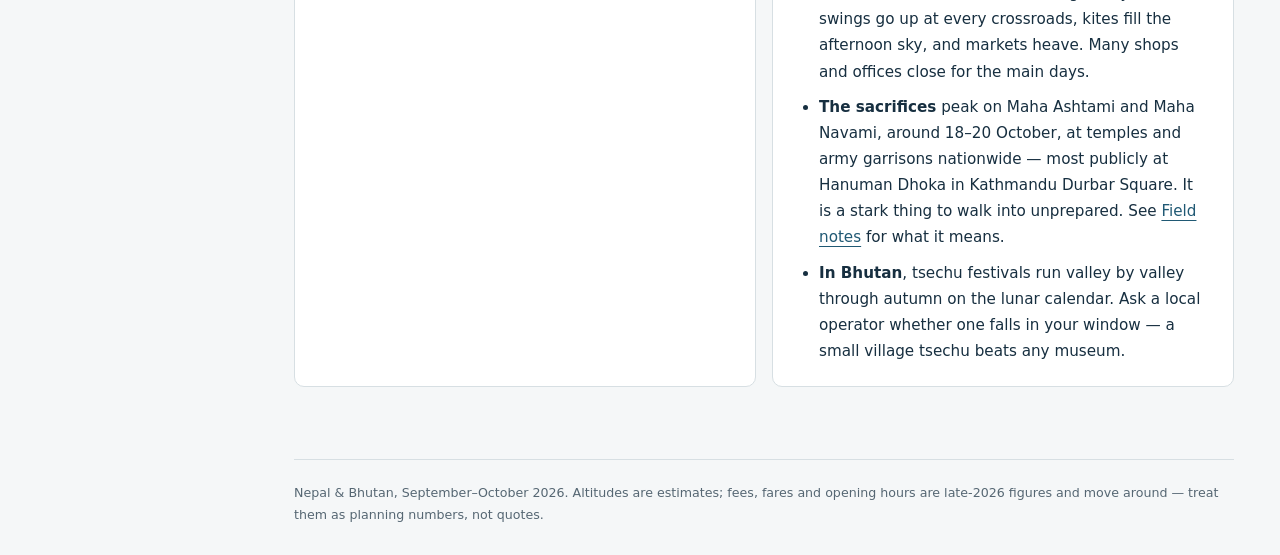
<file: en/practical.html>
<!doctype html>
<html lang="en">
<head>
<meta charset="utf-8">
<meta name="robots" content="noindex, nofollow">
<meta name="viewport" content="width=device-width, initial-scale=1">
<title>Practical &middot; Nepal &amp; Bhutan 2026</title>
<link rel="stylesheet" href="../assets/style.css?v=8">
<link rel="alternate" hreflang="nl" href="../practical.html">
<link rel="alternate" hreflang="en" href="practical.html">
</head>
<body>
<a class="skip" href="#main">Skip to content</a>
<div class="shell">
<aside class="sidebar">
  <a class="brand" href="index.html">
    <span class="brand-mark">&#2344;</span>
    <strong>Nepal &amp; Bhutan</strong>
    <span>SEPTEMBER &ndash; OCTOBER 2026</span>
  </a>
  <div class="lang" aria-label="Language / Taal">
    <a href="../practical.html" hreflang="nl" lang="nl" aria-label="Nederlandse versie">NL</a>
    <a aria-current="true" lang="en">EN</a>
  </div>
  <nav>
    <a href="index.html">The journey <span>Day by day</span></a>
    <a href="practical.html" aria-current="page">Practical <span>Permits, money, transport</span></a>
    <a href="tips.html">Tips &amp; customs <span>Etiquette, food, culture</span></a>
    <a href="religion.html">Religion <span>Hindu &amp; Buddhist</span></a>
    <a href="discoveries.html">Field notes <span>What we're learning</span></a>
    <a href="experiences.html">Our experiences <span>From the road</span></a>
    <a href="ours.html">Our trip <span>Flights, beds, bookings</span></a>
  </nav>
  <div class="side-bottom">
    <p class="lbl">EDITION</p>
    <p>Updated 2 October 2026</p>
    <button class="side-btn" onclick="var r=document.documentElement;r.dataset.theme=(r.dataset.theme==='dark'?'light':'dark')">Switch theme</button>
    <button class="side-btn" onclick="window.print()">Print this page</button>
  </div>
</aside>
<main id="main">
<div class="page-heading">
  <div>
    <span class="eyebrow">Practical</span>
    <h1>How this trip actually works</h1>
    <p class="intro">Visas, permits, guides, money, connectivity and altitude — written as a reference for anyone doing a Nepal and Bhutan trip in the post-monsoon season, not as a to-do list.</p>
  </div>
  <div class="edition"><strong>Reference</strong><br>Figures late 2026</div>
</div>

<div class="jump">
  <span class="jl">ON THIS PAGE</span>
  <a href="#visas">Visas &amp; entry</a>
  <a href="#permits">Trekking permits</a>
  <a href="#guides">Guides &amp; agencies</a>
  <a href="#flights">Flights &amp; transfers</a>
  <a href="#money">Money</a>
  <a href="#data">Phone &amp; data</a>
  <a href="#luggage">Luggage</a>
  <a href="#health">Health &amp; altitude</a>
  <a href="#season">Season &amp; festivals</a>
</div>

<section class="section" id="visas">
  <h2>Visas and entry</h2>

  <div class="grid two">
    <div class="panel">
      <h3>Nepal</h3>
      <ul>
        <li><b>Visa on arrival</b> at Kathmandu for most nationalities, EU passports included. <b>US$30 for 15 days, US$50 for 30, US$125 for 90.</b></li>
        <li><b>Pay in cash.</b> USD is cleanest; euros are accepted at a poor rate; card terminals are unreliable. Bring unfolded notes and don't expect change.</li>
        <li>The application can be <b>pre-filled online</b> at the Department of Immigration site within 15 days of arrival. Print or screenshot the barcode — it turns the kiosk queue into a scan. Otherwise use the arrival-hall kiosks, half of which are usually broken, or the paper forms at the side, which are often faster.</li>
        <li><b>Tourist visas are multiple-entry by default</b>, so a side trip to Bhutan or India needs nothing extra. But the days run continuously from first entry, including the days you spend outside Nepal.</li>
        <li>Budget 45–75 minutes from aircraft door to taxi off a wide-body.</li>
      </ul>
    </div>
    <div class="panel">
      <h3>Bhutan</h3>
      <ul>
        <li><b>Everyone needs a visa in advance</b> (except Indian, Bangladeshi and Maldivian nationals), and it is applied for by your licensed tour operator — you cannot do it yourself. US$40, one-off.</li>
        <li>The visa is issued against paid nights, so it arrives once the tour is paid. It states a window — "do not arrive before / after" — and the number of nights.</li>
        <li><b>The Sustainable Development Fee is US$100 per person per night</b> and is separate from what the tour costs. It is not optional and not refundable.</li>
        <li>You are met at Paro and accompanied by a guide for the whole stay. Independent travel is not permitted.</li>
        <li>Carry a printout. Bhutanese immigration is efficient and courteous, and the queue is short.</li>
      </ul>
    </div>
  </div>
</section>

<section class="section" id="permits">
  <h2>Trekking permits in the Annapurna region</h2>
  <p class="section-lead">Two things are checked on the Mardi Himal trail, and a third is collected on it.</p>

  <div class="table-wrap"><table>
    <tr><th>What</th><th class="num">Cost</th><th>Where</th><th>Status in 2026</th></tr>
    <tr><td>ACAP<br><span style="color:var(--muted);font-weight:400">Annapurna Conservation Area Permit</span></td><td class="num">NPR 3,000</td><td>Nepal Tourism Board / NTNC offices — Damside (Pardi) in Pokhara, Bhrikutimandap in Kathmandu. Sun–Fri, roughly 09:00–17:00, <b>closed Saturdays</b></td><td><b>Required and enforced.</b> This is the one checked at every post</td></tr>
    <tr><td>TIMS card<br><span style="color:var(--muted);font-weight:400">Trekkers' Information Management System</span></td><td class="num">NPR 1,000–2,000</td><td>Issued only through a registered trekking agency — you can no longer buy one over the counter</td><td><b>Not enforced on Annapurna routes.</b> See below</td></tr>
    <tr><td>Machhapuchhre Rural Municipality fee</td><td class="num">NPR 500–3,500</td><td>Collected in cash at a checkpoint on the trail itself</td><td>Payable on the day; cannot be arranged in advance</td></tr>
  </table></div>

  <div class="notice amber">
    <strong>The TIMS situation, as of late 2026</strong>
    <p>TIMS remains on the books, but on the core Annapurna routes — Base Camp, the Circuit, Poon Hill and Mardi Himal — checkpoints verify the ACAP permit and do not consistently ask for it. The mandatory-guide rule introduced in 2023 absorbed most of the tracking function TIMS was designed for, since every trekker is now tied to a registered agency and a licensed guide.</p>
    <p>It still costs very little, and many agencies issue a group TIMS as a matter of course. <b>It is still required and enforced in Langtang, Manaslu, Kanchenjunga and the far west</b> — so don't generalise this to other regions.</p>
  </div>

  <div class="grid two">
    <div class="panel">
      <h3>Get the ACAP before the trailhead</h3>
      <p>If you reach a checkpoint without one it costs <b>double — NPR 6,000 instead of 3,000</b> — and not every post can issue one; some only verify. That is a queue nobody wants at 09:30 on day one.</p>
      <p>Buying it in Pokhara rather than Kathmandu is usually quicker: the Damside office is less besieged in high season, and processing takes under half an hour with documents in hand.</p>
    </div>
    <div class="panel">
      <h3>What the office needs</h3>
      <dl class="kv">
        <dt>Passport</dt><dd>Original, or a scan if an agency is collecting for you</dd>
        <dt>Photos</dt><dd>Two passport photos per person</dd>
        <dt>Payment</dt><dd>Nepali rupees, cash</dd>
        <dt>Itinerary</dt><dd>Route and dates</dd>
      </dl>
      <p style="margin-top:12px;color:var(--muted);font-size:.9rem">An agency can collect on your behalf with scans alone, which matters if you are arriving from abroad the day before you walk.</p>
    </div>
  </div>
</section>

<section class="section" id="guides">
  <h2>Guides, porters and agencies</h2>

  <div class="notice">
    <strong>A licensed guide is not optional</strong>
    <p>Since April 2023, foreign trekkers in Nepal's national parks and conservation areas — the Annapurna Conservation Area included — must be accompanied by a licensed guide or porter-guide engaged through a government-registered agency. Checkpoints ask. Penalties range from a fine to being turned back. Solo travel is still fine in the ordinary sense: you can come alone and walk at your own pace, but not unaccompanied.</p>
  </div>

  <div class="grid two">
    <div class="panel">
      <h3>The distinction that trips people up</h3>
      <p>A <b>porter</b> carries loads. A <b>guide</b> is licensed, and a <b>porter-guide</b> is a separate licence category that does both. Hiring your own porter — a friend, a local contact — is entirely legitimate and often the better outcome for the person concerned. It does not remove the guide requirement.</p>
      <p>If the person you want to walk with holds a government trekking licence, he can fill both roles; he still has to be put on a registered agency's paperwork, but that is administration rather than a different human.</p>
    </div>
    <div class="panel">
      <h3>What things cost</h3>
      <dl class="kv">
        <dt>Licensed guide</dt><dd>US$25–35 per day, including his own food and lodging</dd>
        <dt>Porter</dt><dd>US$18–25 per day, carrying up to 20 kg</dd>
        <dt>Teahouse, per person</dt><dd>NPR 3,500–5,000 per day for room and three meals</dd>
        <dt>Jeep, Lumre to Pokhara or Sarangkot</dt><dd>NPR 1,500–2,500 per person shared, or NPR 6,000–9,000 for the whole jeep</dd>
        <dt>Agency package, 5 days</dt><dd>Typically US$350–500 per person, all in</dd>
      </dl>
    </div>
  </div>

  <div class="panel">
    <h3>Choosing an agency, and checking it</h3>
    <p>Search results for "best trekking agency in Pokhara" are almost entirely the agencies' own marketing, so the useful signals are elsewhere:</p>
    <ul>
      <li><b>A referral from an operator you already trust.</b> Good Himalayan companies know their counterparts, and a recommendation carries their reputation with it.</li>
      <li><b>A referral from someone who works on the trail.</b> Guides and porters know exactly which agencies pay properly.</li>
      <li><b>Verification.</b> Check membership in the <a href="https://www.taan.org.np/page/members-directory">TAAN members directory</a>, and ask directly for the company's Ministry of Tourism registration number, the guide's licence number, and confirmation that guide and porter are insured. A real agency answers all three in one reply.</li>
    </ul>
    <p>Pokhara-based operators are typically 15–25% cheaper than Kathmandu ones for Annapurna treks, because there is no transfer leg in the price.</p>
  </div>

  <div class="panel">
    <h3>Tipping, and who it reaches</h3>
    <p>Around <b>10% of the trek cost</b> is the Nepali norm, handed over on the last evening in cash, in an envelope. For a five-day trek reckon NPR 8,000–12,000 for a guide and NPR 5,000–7,000 for a porter, from a pair of trekkers together. Draw it before you go up — there is no cash machine above the trailhead.</p>
    <p>In Bhutan, tipping is not required but has become part of the tourism culture: roughly <b>US$10–20 per day for the guide and US$10 per day for the driver</b>, given at the end.</p>
  </div>
</section>

<section class="section" id="flights">
  <h2>Flights and transfers</h2>

  <div class="grid two">
    <div class="panel">
      <h3>Between Kathmandu and Pokhara</h3>
      <ul>
        <li><b>By road</b> it is about 200 km on the Prithvi Highway: 6–8 hours by private car, more with lunch or a stop. We drive out on 6 October via <b>Bandipur</b>, halfway and 30 minutes off the highway, and don't fly back: on 14 October we take the bus to Chitwan, and on 16 October on from there to Kathmandu.</li>
        <li><b>Tourist buses</b> — Greenline and similar companies — run every morning from Pokhara to Sauraha (Chitwan) and from Sauraha to Kathmandu: departures around 07:00, roughly 5–7 hours each, with air conditioning and a lunch stop, for about US$10–15 per person. <b>Book a day ahead</b>, earlier in Dashain week, when everything fills up.</li>
        <li><b>If you do want to fly:</b> <b>Buddha Air</b> runs seventeen-plus daily rotations and has the best operational record among Nepali domestics; <b>Yeti</b> is the usual alternative and often US$10–20 cheaper. Foreigners pay a higher published fare than Nepalis — reckon <b>US$90–125 one way</b> for a 25–30 minute hop.</li>
        <li>Flights use <b>Pokhara International Airport</b>, the newer field east of the lake, roughly 45 minutes from Sarangkot.</li>
        <li><b>Baggage is 20 kg checked plus 5 kg hand.</b> Excess runs NPR 100–150 per kilo, paid at the counter — cheap, but bring rupees.</li>
        <li><b>Morning flights are the reliable ones.</b> Cancellations for weather are routine and airlines rebook onto the next service, which is why any itinerary through Pokhara wants a spare day somewhere.</li>
      </ul>
    </div>
    <div class="panel">
      <h3>Connecting at Kathmandu</h3>
      <ul>
        <li>The international and domestic terminals are <b>about 500 m apart</b> — a 5–10 minute walk, or a free shuttle roughly every twenty minutes.</li>
        <li>There is <b>no airside connection</b>: you exit, walk, and check in again from scratch. Domestic check-in closes 45–60 minutes before departure.</li>
        <li>Allow <b>two to three hours</b> between an international arrival and a domestic departure. Immigration and baggage alone can take ninety minutes.</li>
        <li>Departing internationally, three hours is right rather than two: multiple security screenings, manual checks and no jet bridges.</li>
      </ul>
    </div>
  </div>

  <div class="panel">
    <h3>Ground transport, typical fares</h3>
    <div class="table-wrap" style="margin:8px 0 0"><table>
      <tr><th>Leg</th><th class="num">Fare</th><th class="num">Time</th></tr>
      <tr><td>Kathmandu airport → Patan or Thamel</td><td class="num">NPR 1,200–1,800</td><td class="num">35–50 min</td></tr>
      <tr><td>Kathmandu airport → Bhaktapur</td><td class="num">NPR 1,200–1,800</td><td class="num">45–60 min</td></tr>
      <tr><td>Car and driver, valley temple circuit, full day</td><td class="num">NPR 5,000–6,500</td><td class="num">8–10 h</td></tr>
      <tr><td>Kathmandu → Bandipur → Sarangkot, car and driver</td><td class="num">US$120–180</td><td class="num">~7 h + stops</td></tr>
      <tr><td>Pokhara airport → Sarangkot</td><td class="num">NPR 1,500–2,500</td><td class="num">40–50 min</td></tr>
      <tr><td>Tourist bus Pokhara → Sauraha (Chitwan)</td><td class="num">US$10–15 pp</td><td class="num">5–6 h</td></tr>
      <tr><td>Tourist bus Sauraha → Kathmandu</td><td class="num">US$10–15 pp</td><td class="num">5–7 h</td></tr>
      <tr><td>Kathmandu → Bhaktapur, taxi</td><td class="num">NPR 1,200–1,800</td><td class="num">30–45 min</td></tr>
    </table></div>
    <p style="margin-top:12px">Taxis have meters and nobody uses them: agree the fare first, or use <b>Pathao</b> or <b>InDrive</b>, which quote up front and remove the argument. Both need mobile data, which is one more reason to buy a SIM at the airport.</p>
  </div>
</section>

<section class="section" id="money">
  <h2>Money</h2>
  <div class="grid two">
    <div class="panel">
      <h3>Nepal</h3>
      <ul>
        <li>The <b>Nepali rupee</b> runs at roughly NPR 155–165 to the euro and NPR 135–140 to the dollar. It is pegged to the Indian rupee, so it moves with the INR.</li>
        <li><b>Cash machines charge a flat fee of about NPR 500</b> and cap most withdrawals at NPR 35,000. Take the maximum each time rather than little and often. Nabil, Himalayan, Standard Chartered and NIC Asia are the dependable ones.</li>
        <li><b>There are no cash machines and no card terminals on a trek.</b> Draw everything beforehand: NPR 4,000–6,000 per person per day covers teahouse, drinks, hot showers, charging and the municipality fee, with tips on top. Small notes — nobody on a ridge can change a thousand.</li>
        <li>Cards work in mid-range hotels, Lakeside and Thamel restaurants and larger shops, usually with a 3–4% surcharge.</li>
        <li><b>Rupees cannot be converted outside Nepal.</b> Spend them or change them before you fly, and keep exchange receipts if you want to reconvert at the airport.</li>
      </ul>
    </div>
    <div class="panel">
      <h3>Bhutan</h3>
      <ul>
        <li>The <b>ngultrum</b> is pegged one-to-one to the Indian rupee, and Indian rupees circulate freely — <b>but not 500-rupee notes</b>. Hundreds and below only.</li>
        <li>An all-inclusive package covers hotels, all meals, vehicle, guide, driver and entry fees, so cash is for tips, drinks, shopping and the occasional temple offering.</li>
        <li><b>Best exchange is at Paro airport on arrival</b>, or Bank of Bhutan and BNB in Thimphu. Cash machines exist in Thimphu, Paro and Punakha and take Visa and Mastercard, but treat them as backup — empty machines are common.</li>
        <li>Around <b>US$400–600 in cash</b> comfortably covers nine days of tips plus a decent textile purchase.</li>
        <li>Not covered by a standard package: alcohol, meals at luxury hotels you aren't staying in, shopping, tips, and horse riding at Tiger's Nest.</li>
      </ul>
    </div>
  </div>
</section>

<section class="section" id="data">
  <h2>Phone and data</h2>
  <div class="grid two">
    <div class="panel">
      <h3>Nepal</h3>
      <ul>
        <li><b>Ncell</b> and <b>Nepal Telecom</b> both have counters in the Kathmandu arrivals hall, both sell eSIMs as well as physical SIMs, and both take five to ten minutes. Bring your passport; they photograph it. Pay cash.</li>
        <li>Tourist packs run roughly <b>NPR 500–1,500 for 5–15 GB</b> over 7 to 30 days.</li>
        <li><b>Ncell is faster in the cities; NTC holds signal better in the mountains.</b> A couple travelling together does well to take one of each — between them you have coverage almost everywhere on the Mardi ridge, where there is patchy but real signal at Low Camp and High Camp.</li>
        <li>Teahouse wifi exists above Forest Camp at NPR 200–500 a night and is slow. Charging costs NPR 200–400 per device; a 20,000 mAh power bank removes the problem entirely. Cold drains batteries, so sleep with phones in your bag.</li>
      </ul>
    </div>
    <div class="panel">
      <h3>Bhutan</h3>
      <ul>
        <li>Tourist SIMs from <b>B-Mobile</b> or <b>TashiCell</b> are sold at Paro airport and in Thimphu for a few hundred ngultrum. Your guide will arrange one in five minutes if you ask on day one.</li>
        <li>You may not need one. Hotels have wifi, and you are with a guide who has a phone all day.</li>
        <li><b>Power:</b> Bhutan uses 230 V with type D, F and G sockets; Nepal 230 V with type C, D and M. One universal adapter each covers both, and a short multi-socket means a single adapter charges four things at a teahouse.</li>
      </ul>
    </div>
  </div>
</section>

<section class="section" id="luggage">
  <h2>Luggage</h2>
  <p class="section-lead">A combined Bhutan and trekking trip runs into three different baggage regimes.</p>
  <div class="grid two">
    <div class="panel">
      <h3>The allowances</h3>
      <div class="table-wrap" style="margin:8px 0 0"><table>
        <tr><th>Carrier</th><th>Checked</th><th>Cabin</th></tr>
        <tr><td>Long-haul to Kathmandu</td><td>Typically 1 piece, 23 kg</td><td>7 kg</td></tr>
        <tr><td>Drukair, Kathmandu–Paro</td><td>30 kg</td><td>5 kg</td></tr>
        <tr><td>Nepali domestic</td><td>20 kg</td><td>5 kg</td></tr>
      </table></div>
    </div>
    <div class="panel">
      <h3>Where bags go</h3>
      <ul>
        <li><b>Bhutan:</b> take everything. Thirty kilos each is generous and you need the warm layers for a night at 3,800 m anyway.</li>
        <li><b>The trek:</b> leave the main bags at the Sarangkot hotel or with the agency — both do this free and routinely. Up the ridge you carry a 30–35 litre daypack each, plus one duffel for a porter if you take one.</li>
        <li><b>Flying home:</b> back to 23 kg. Weigh the day before; thangkas, pashmina and a wooden cup add up faster than expected.</li>
      </ul>
    </div>
  </div>
  <div class="notice plain">
    <strong>The two things people leave behind</strong>
    <p>A <b>proper down or synthetic jacket</b> — High Camp drops below freezing and so does a Bumdra camp in early October. And a <b>sleeping bag or liner rated to about −5 °C</b>: teahouse blankets exist but are thin. Most Pokhara agencies rent bags for a couple of dollars a day if you would rather not fly one out.</p>
  </div>
</section>

<section class="section" id="health">
  <h2>Health and altitude</h2>
  <div class="grid two">
    <div class="panel">
      <h3>Insurance</h3>
      <p>Most standard European policies exclude trekking above 3,000 or 4,000 m, and nearly all exclude helicopter evacuation without an adventure add-on. For a trek to 4,200–4,500 m you need:</p>
      <ul>
        <li><b>Trekking cover to at least 4,500 m</b> — described as trekking, not mountaineering</li>
        <li><b>Helicopter search, rescue and evacuation.</b> A heli-evac from a high camp runs US$3,000–6,000 and is the only way off a ridge in an emergency</li>
        <li><b>Medical repatriation</b>, and cover for Bhutan as well as Nepal</li>
      </ul>
      <p>Carry the policy number and the 24-hour emergency line <b>on paper</b>. Your phone may be flat or out of signal when you need it.</p>
    </div>
    <div class="panel">
      <h3>Altitude</h3>
      <ul>
        <li><b>Watch for</b> headache that won't shift, nausea, dizziness, breathlessness at rest, poor sleep and loss of appetite. Mild symptoms at 3,500 m are normal; worsening symptoms mean going down, not pushing on.</li>
        <li><b>Acetazolamide (Diamox)</b>, 125 mg twice daily, is worth carrying for the highest nights. Ask a doctor before leaving, or buy it over the counter in any Kathmandu pharmacy for a couple of euros.</li>
        <li>Drink three to four litres a day, eat more than you feel like, skip alcohol above about 3,000 m, and never sleep higher than you need to.</li>
        <li>Any itinerary that lets you touch a high point and then sleep lower is worth more than an extra rest day in the wrong place.</li>
      </ul>
    </div>
    <div class="panel">
      <h3>Water and stomachs</h3>
      <ul>
        <li><b>Never drink the tap.</b> Bottled water is fine in cities; on the trail use the teahouse boiled-water service (NPR 100–200 a litre) or treat your own with a filter, a SteriPen or chlorine dioxide tablets. Buying plastic bottles up a ridge is expensive and locally frowned upon.</li>
        <li>Cooked, hot and fresh is the rule. Dal bhat is made fresh all day and is the safest thing on any teahouse menu — and refills are free.</li>
        <li>Carry loperamide, oral rehydration salts and a course of azithromycin. Traveller's diarrhoea on day three of a trek is the classic trip-ruiner and the classic easily-treated thing.</li>
      </ul>
    </div>
    <div class="panel">
      <h3>Before you go, and if something happens</h3>
      <ul>
        <li><b>Vaccinations:</b> hepatitis A, typhoid and tetanus-diphtheria-polio as standard; hepatitis B and rabies if there is time. Nothing is required for entry from Europe.</li>
        <li><b>Malaria</b> is not a concern at the altitudes involved.</li>
        <li><b>Sun:</b> at 4,200 m the ultraviolet is brutal even when it is cold. Factor 50, SPF lip balm, and category 3 or 4 sunglasses.</li>
        <li><b>In Kathmandu</b>, the CIWEC Clinic in Lainchaur is the expat-standard travel-medicine practice, with altitude specialists and a branch in Pokhara. Nepal Mediciti and Grande International are the big private hospitals.</li>
        <li><b>Emergency numbers:</b> 100 general, 1144 tourist police in Kathmandu.</li>
      </ul>
    </div>
  </div>
</section>

<section class="section" id="season">
  <h2>Season and festivals</h2>
  <div class="grid two">
    <div class="panel">
      <h3>Why late September to October</h3>
      <p>The monsoon breaks in late September and the air is washed clean. October is the clearest, most stable month of the Nepali year — cold nights at altitude, warm days, and mountain views that simply are not available in spring haze. It is also the busiest month, so teahouses at High Camp and hotels in Pokhara fill.</p>
      <dl class="kv" style="margin-top:12px">
        <dt>Kathmandu</dt><dd>20–28 °C by day, 12–15 °C at night</dd>
        <dt>Pokhara</dt><dd>22–30 °C by day</dd>
        <dt>Thimphu / Paro</dt><dd>15–22 °C by day, 5–10 °C at night</dd>
        <dt>3,500–3,800 m camps</dt><dd>5–12 °C by day, −5 to 0 °C at night</dd>
      </dl>
    </div>
    <div class="panel">
      <h3>What's on, autumn 2026</h3>
      <ul>
        <li><b>Remember the Nepali week:</b> Sunday to Friday, with <b>Saturday the day off</b>. Permit offices, banks and government counters are closed on Saturdays.</li>
        <li><b>Indra Jatra, 23–30 September.</b> Kathmandu's biggest street festival, centred on Durbar Square and Basantapur: masked dances, chariots, and one of the few public appearances of the Kumari, the living goddess.</li>
        <li><b>Dashain, 11–25 October.</b> Nepal's longest and most important festival. Ghatasthapana opens it on the 11th, Phulpati falls on the 17th and Vijaya Dashami — the main tika day — on the 21st.</li>
        <li><b>What Dashain means in practice:</b> domestic flights and buses sell out as the whole country travels home, so book internal legs early. Bamboo swings go up at every crossroads, kites fill the afternoon sky, and markets heave. Many shops and offices close for the main days.</li><li><b>The sacrifices</b> peak on Maha Ashtami and Maha Navami, around 18–20 October, at temples and army garrisons nationwide — most publicly at Hanuman Dhoka in Kathmandu Durbar Square. It is a stark thing to walk into unprepared. See <a href="discoveries.html#nepal">Field notes</a> for what it means.</li>
        <li><b>In Bhutan</b>, tsechu festivals run valley by valley through autumn on the lunar calendar. Ask a local operator whether one falls in your window — a small village tsechu beats any museum.</li>
      </ul>
    </div>
  </div>
</section>

<footer>
  <p>Nepal &amp; Bhutan, September&ndash;October 2026. Altitudes are estimates; fees, fares and opening hours are late-2026 figures and move around &mdash; treat them as planning numbers, not quotes.</p>
</footer>
</main>
</div>
</body>
</html>
</file>
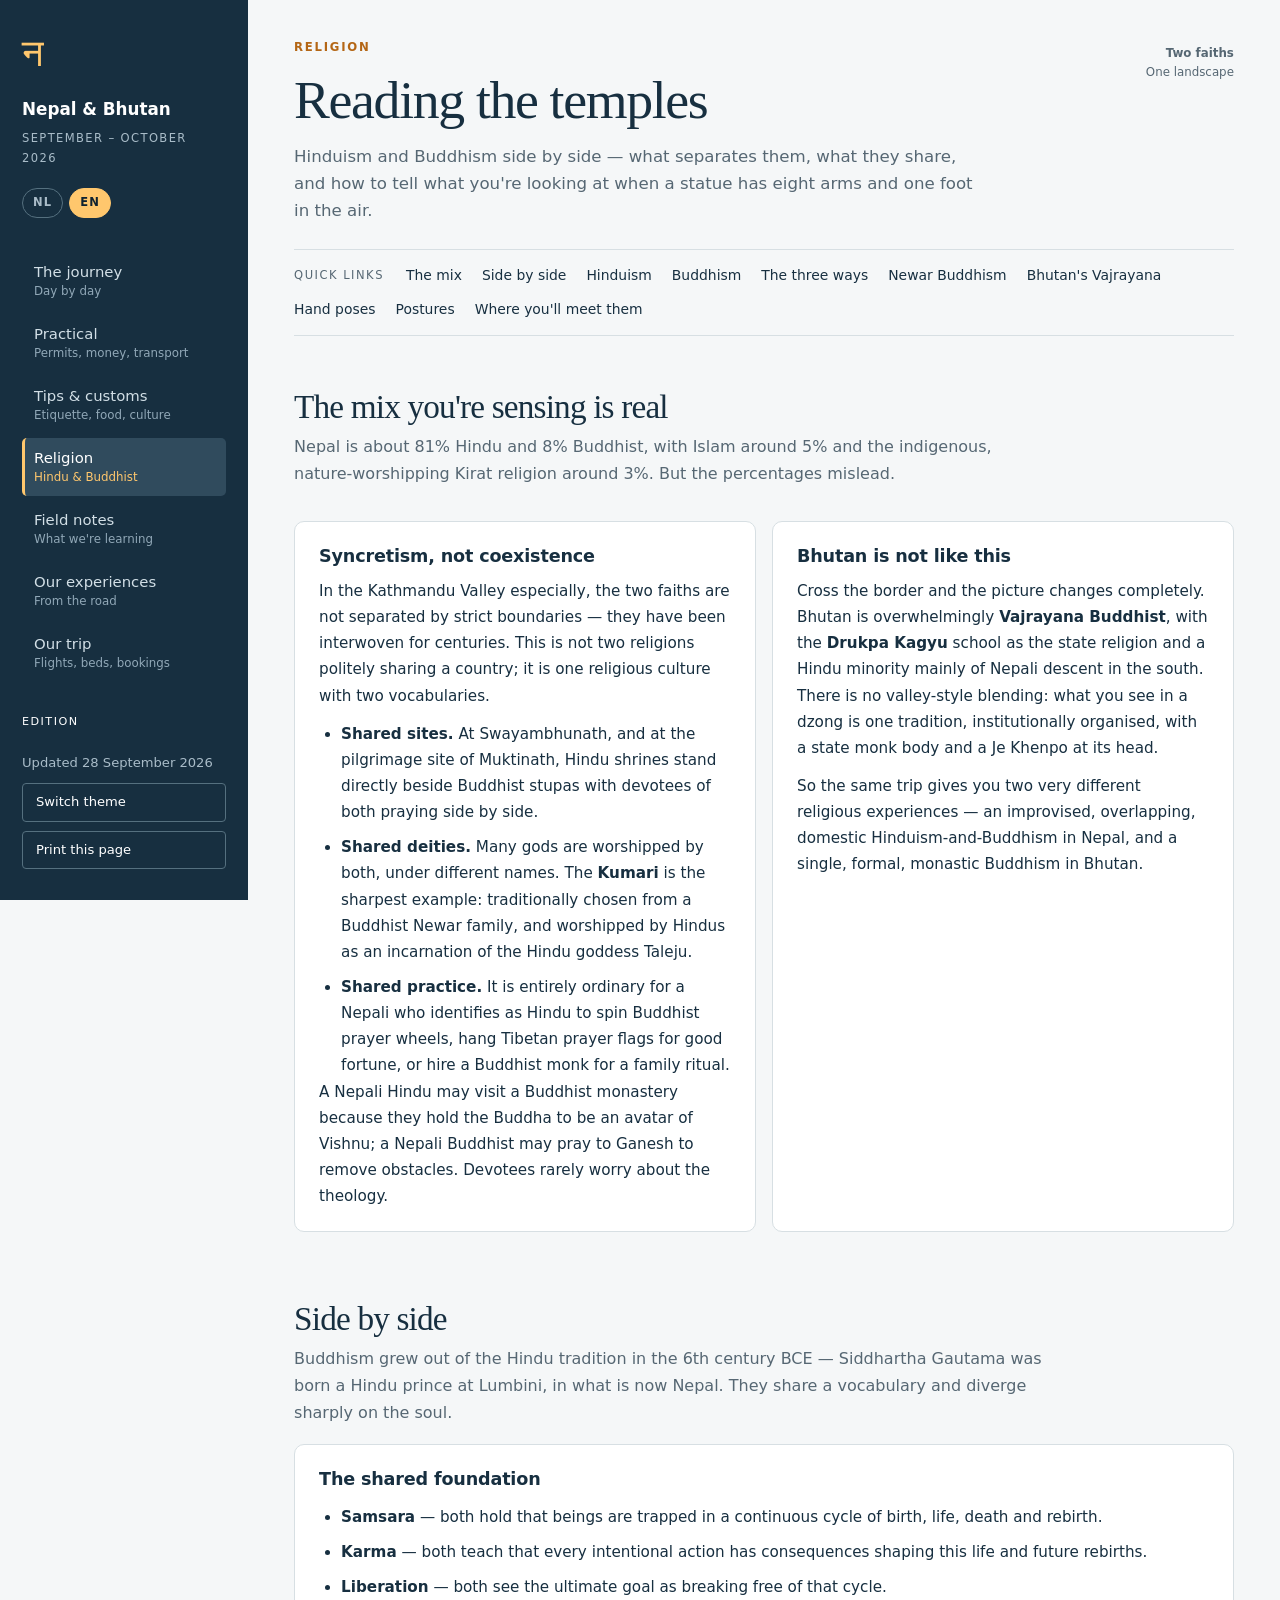
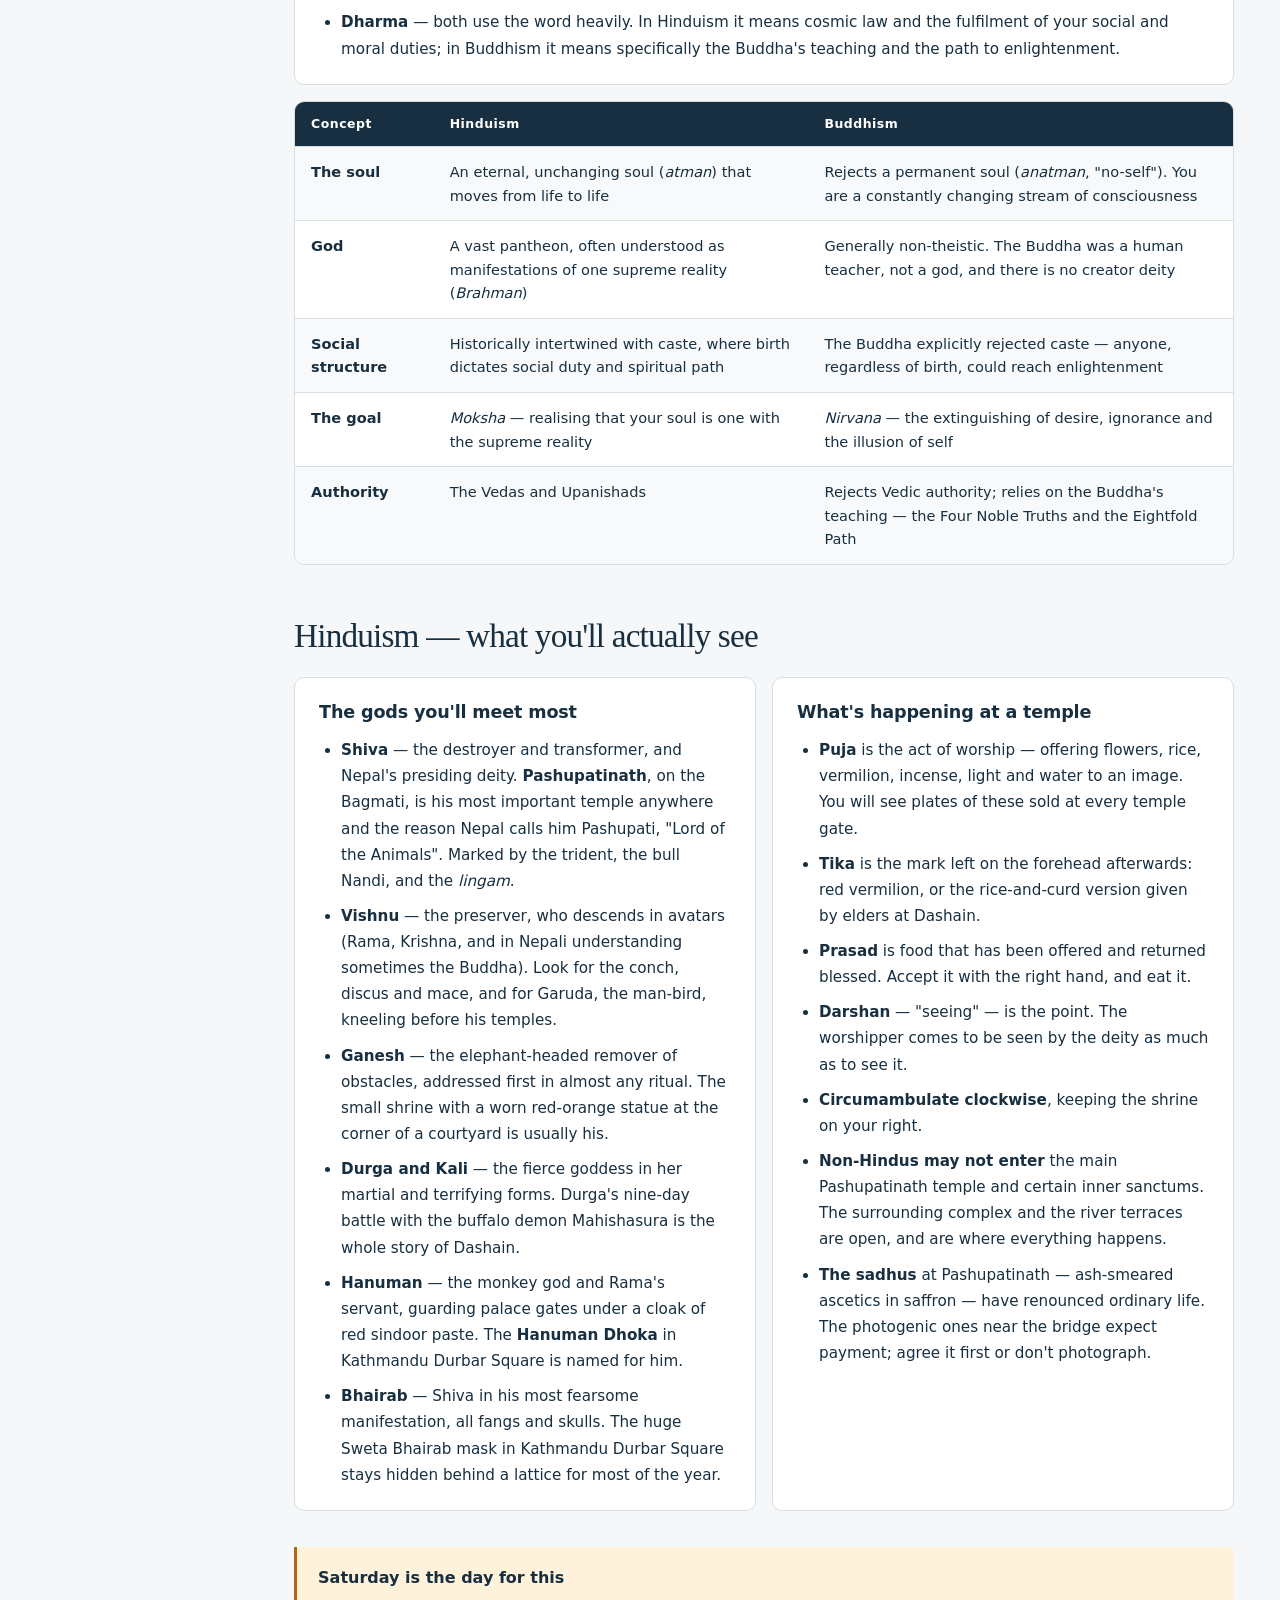
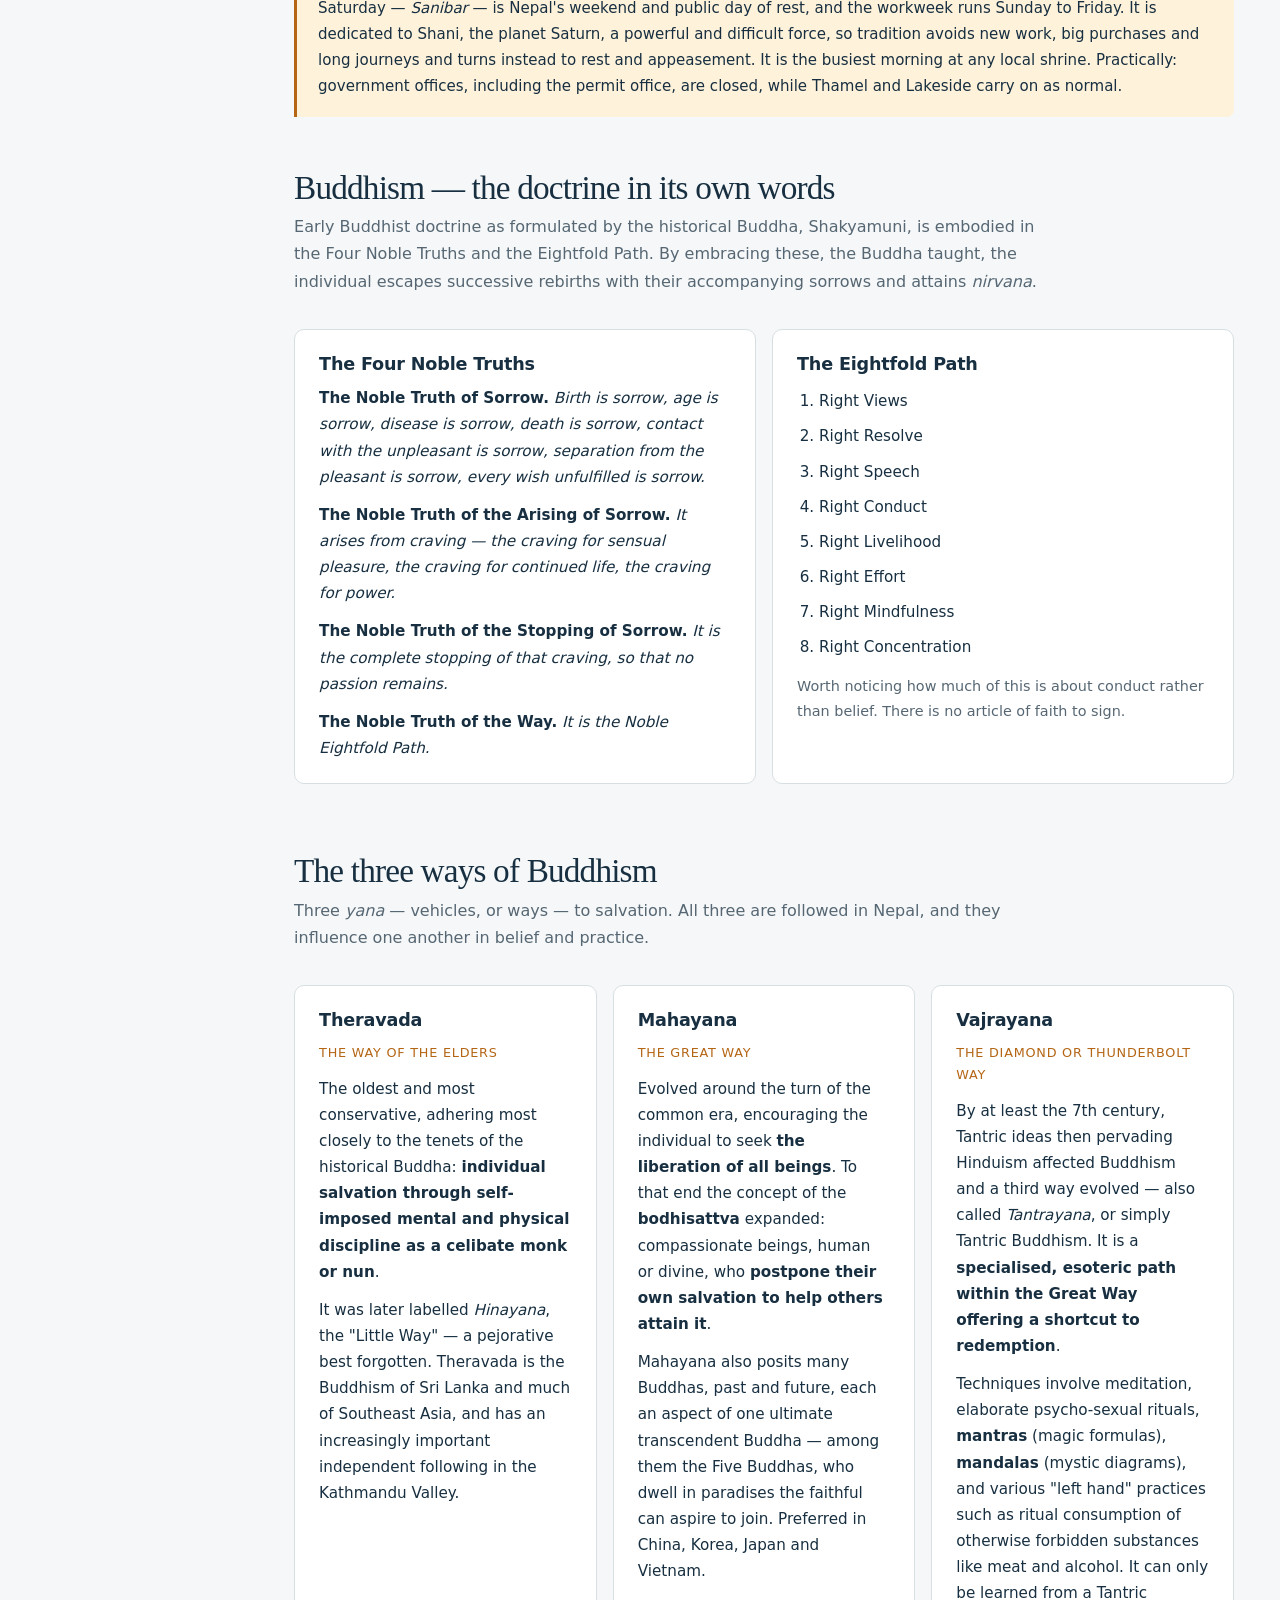
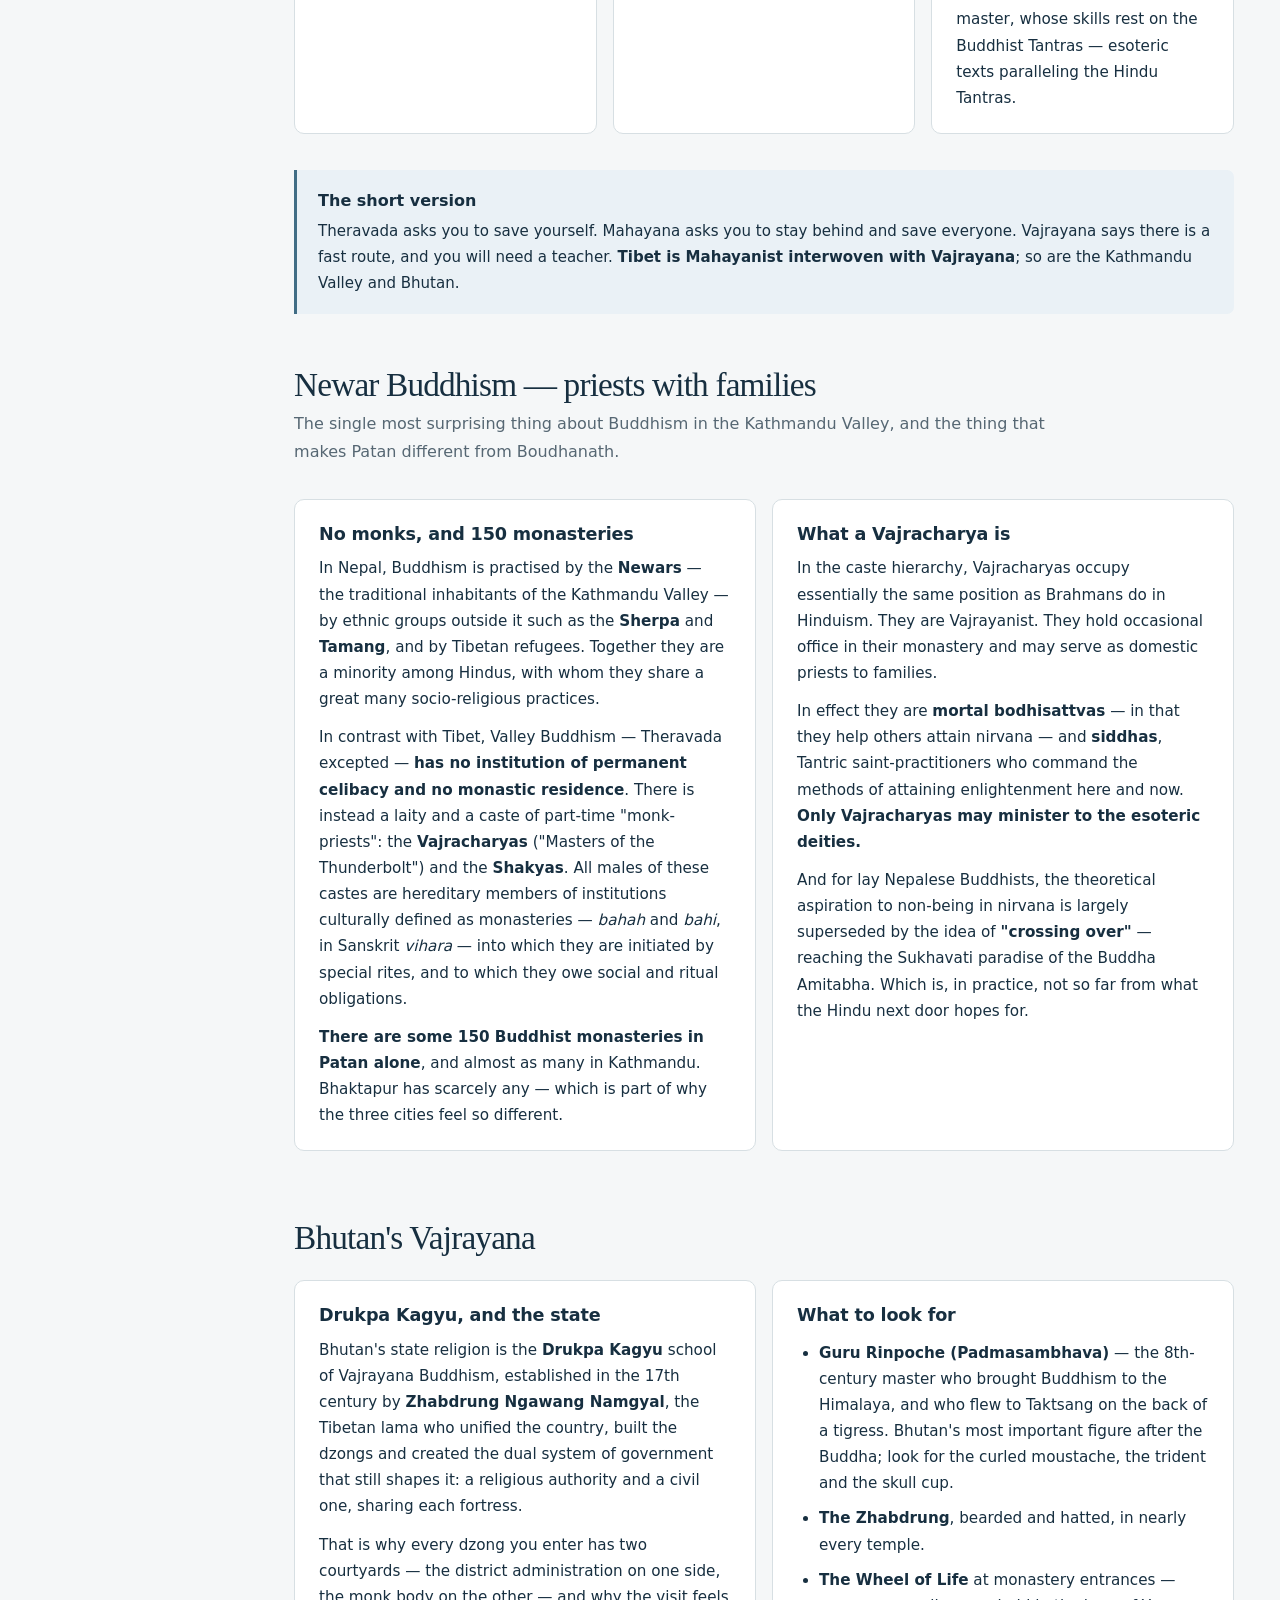
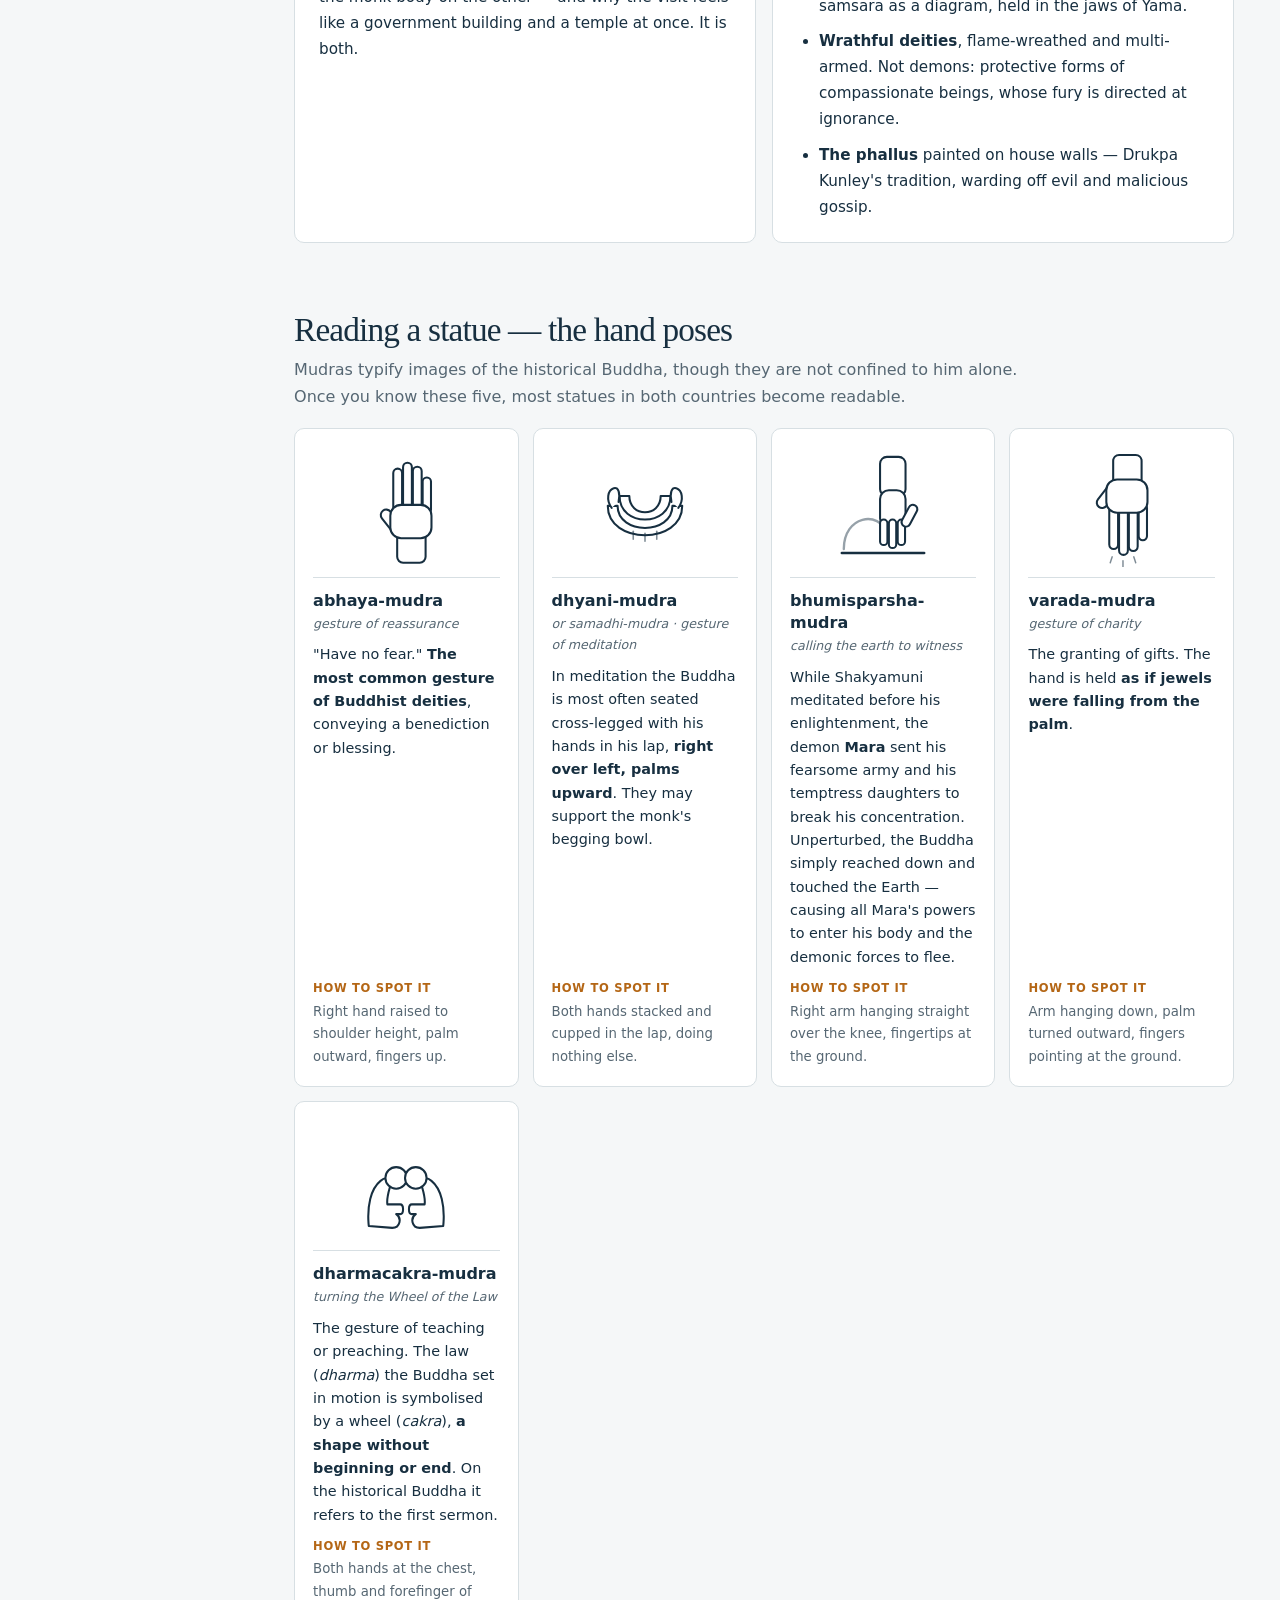
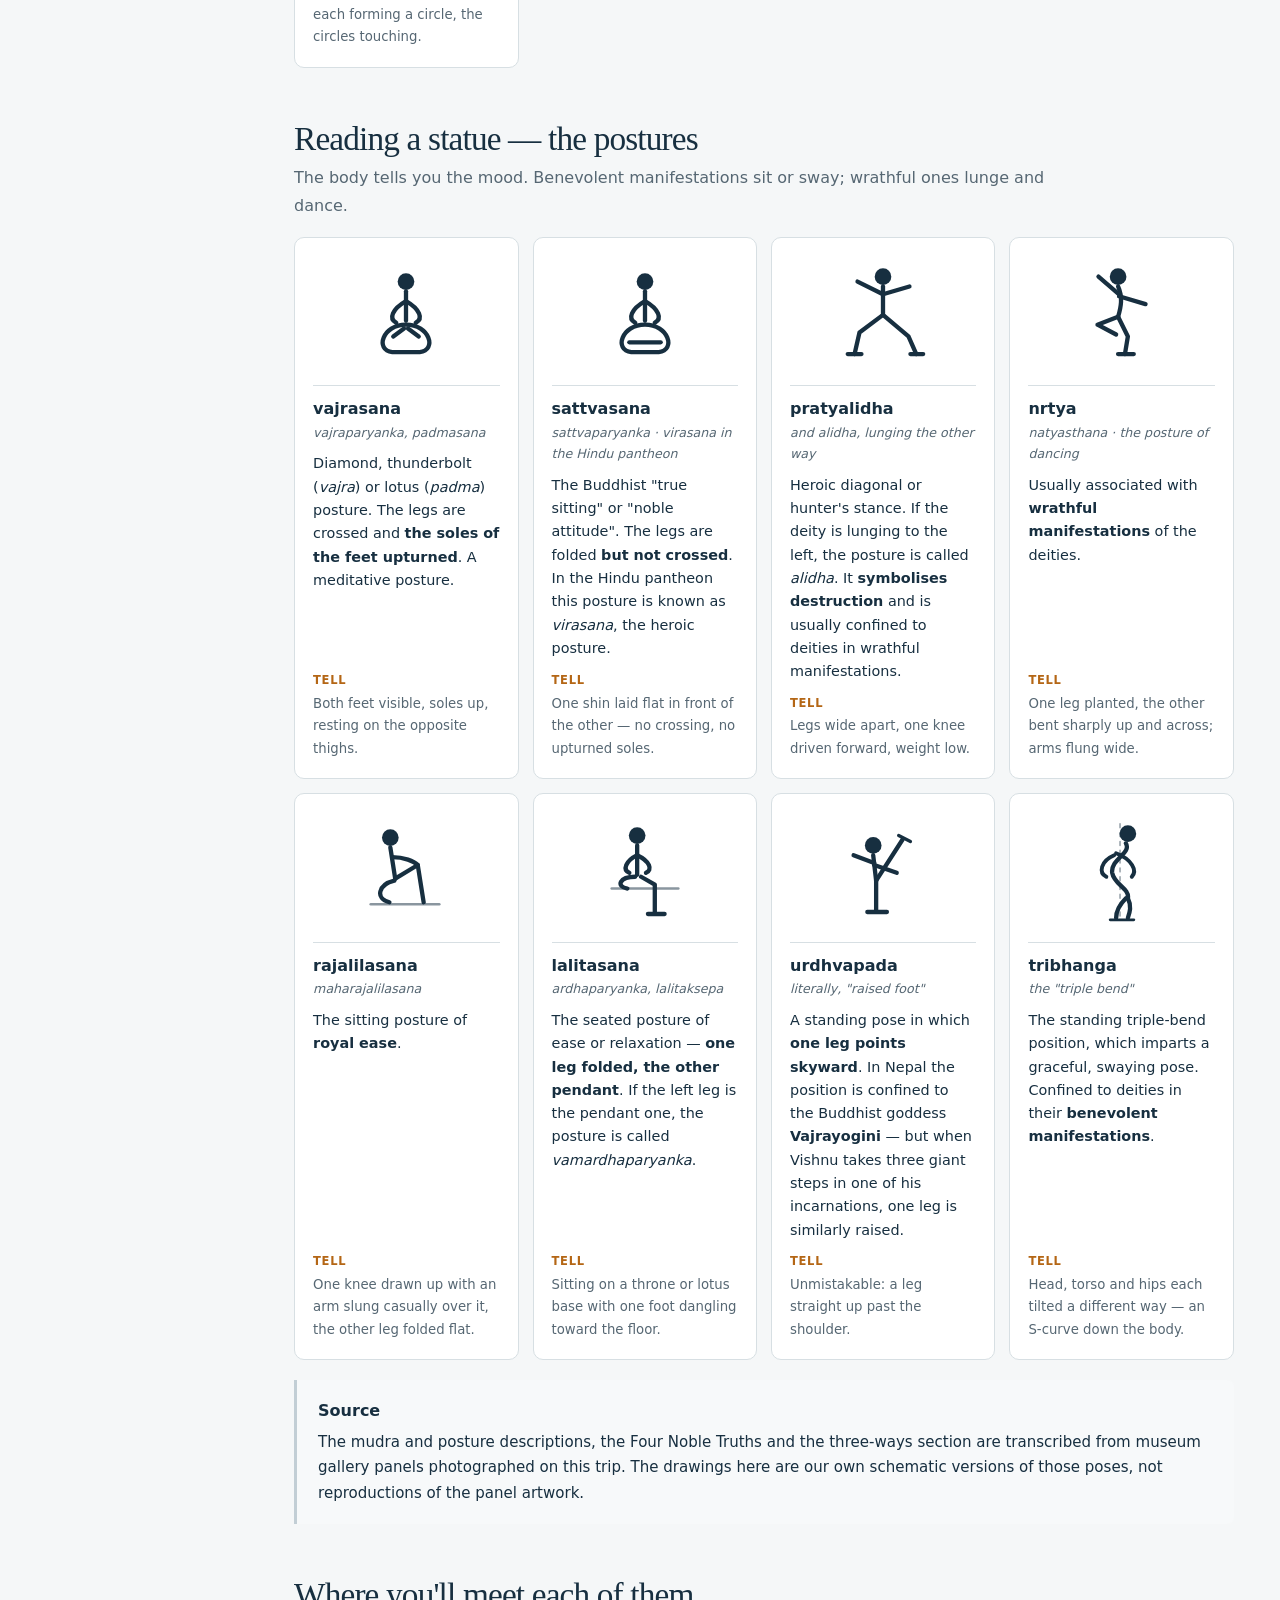
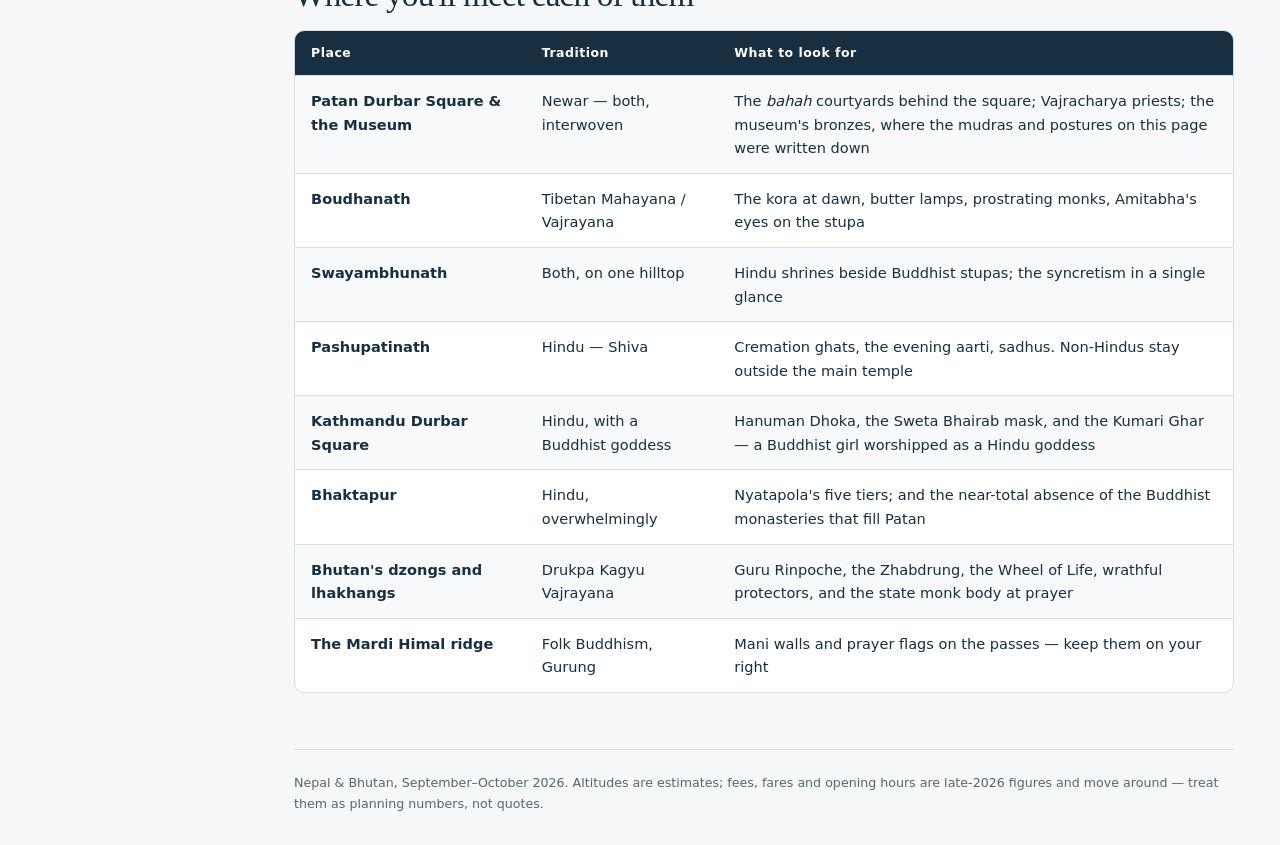
<file: en/religion.html>
<!doctype html>
<html lang="en">
<head>
<meta charset="utf-8">
<meta name="robots" content="noindex, nofollow">
<meta name="viewport" content="width=device-width, initial-scale=1">
<title>Religion &middot; Nepal &amp; Bhutan 2026</title>
<link rel="stylesheet" href="../assets/style.css?v=8">
<link rel="alternate" hreflang="nl" href="../religion.html">
<link rel="alternate" hreflang="en" href="religion.html">
</head>
<body>
<a class="skip" href="#main">Skip to content</a>
<div class="shell">
<aside class="sidebar">
  <a class="brand" href="index.html">
    <span class="brand-mark">&#2344;</span>
    <strong>Nepal &amp; Bhutan</strong>
    <span>SEPTEMBER &ndash; OCTOBER 2026</span>
  </a>
  <div class="lang" aria-label="Language / Taal">
    <a href="../religion.html" hreflang="nl" lang="nl" aria-label="Nederlandse versie">NL</a>
    <a aria-current="true" lang="en">EN</a>
  </div>
  <nav>
    <a href="index.html">The journey <span>Day by day</span></a>
    <a href="practical.html">Practical <span>Permits, money, transport</span></a>
    <a href="tips.html">Tips &amp; customs <span>Etiquette, food, culture</span></a>
    <a href="religion.html" aria-current="page">Religion <span>Hindu &amp; Buddhist</span></a>
    <a href="discoveries.html">Field notes <span>What we're learning</span></a>
    <a href="experiences.html">Our experiences <span>From the road</span></a>
    <a href="ours.html">Our trip <span>Flights, beds, bookings</span></a>
  </nav>
  <div class="side-bottom">
    <p class="lbl">EDITION</p>
    <p>Updated 28 September 2026</p>
    <button class="side-btn" onclick="var r=document.documentElement;r.dataset.theme=(r.dataset.theme==='dark'?'light':'dark')">Switch theme</button>
    <button class="side-btn" onclick="window.print()">Print this page</button>
  </div>
</aside>
<main id="main">
<div class="page-heading">
  <div>
    <span class="eyebrow">Religion</span>
    <h1>Reading the temples</h1>
    <p class="intro">Hinduism and Buddhism side by side — what separates them, what they share, and how to tell what you're looking at when a statue has eight arms and one foot in the air.</p>
  </div>
  <div class="edition"><strong>Two faiths</strong><br>One landscape</div>
</div>

<div class="jump">
  <span class="jl">QUICK LINKS</span>
  <a href="#mix">The mix</a>
  <a href="#compare">Side by side</a>
  <a href="#hindu">Hinduism</a>
  <a href="#buddhism">Buddhism</a>
  <a href="#ways">The three ways</a>
  <a href="#newar">Newar Buddhism</a>
  <a href="#bhutan">Bhutan's Vajrayana</a>
  <a href="#mudras">Hand poses</a>
  <a href="#postures">Postures</a>
  <a href="#where">Where you'll meet them</a>
</div>

<section class="section" id="mix">
  <h2>The mix you're sensing is real</h2>
  <p class="section-lead">Nepal is about 81% Hindu and 8% Buddhist, with Islam around 5% and the indigenous, nature-worshipping Kirat religion around 3%. But the percentages mislead.</p>

  <div class="grid two">
    <div class="panel">
      <h3>Syncretism, not coexistence</h3>
      <p>In the Kathmandu Valley especially, the two faiths are not separated by strict boundaries — they have been interwoven for centuries. This is not two religions politely sharing a country; it is one religious culture with two vocabularies.</p>
      <ul>
        <li><b>Shared sites.</b> At Swayambhunath, and at the pilgrimage site of Muktinath, Hindu shrines stand directly beside Buddhist stupas with devotees of both praying side by side.</li>
        <li><b>Shared deities.</b> Many gods are worshipped by both, under different names. The <b>Kumari</b> is the sharpest example: traditionally chosen from a Buddhist Newar family, and worshipped by Hindus as an incarnation of the Hindu goddess Taleju.</li>
        <li><b>Shared practice.</b> It is entirely ordinary for a Nepali who identifies as Hindu to spin Buddhist prayer wheels, hang Tibetan prayer flags for good fortune, or hire a Buddhist monk for a family ritual.</li>
      </ul>
      <p>A Nepali Hindu may visit a Buddhist monastery because they hold the Buddha to be an avatar of Vishnu; a Nepali Buddhist may pray to Ganesh to remove obstacles. Devotees rarely worry about the theology.</p>
    </div>
    <div class="panel">
      <h3>Bhutan is not like this</h3>
      <p>Cross the border and the picture changes completely. Bhutan is overwhelmingly <b>Vajrayana Buddhist</b>, with the <b>Drukpa Kagyu</b> school as the state religion and a Hindu minority mainly of Nepali descent in the south. There is no valley-style blending: what you see in a dzong is one tradition, institutionally organised, with a state monk body and a Je Khenpo at its head.</p>
      <p>So the same trip gives you two very different religious experiences — an improvised, overlapping, domestic Hinduism-and-Buddhism in Nepal, and a single, formal, monastic Buddhism in Bhutan.</p>
    </div>
  </div>
</section>

<section class="section" id="compare">
  <h2>Side by side</h2>
  <p class="section-lead">Buddhism grew out of the Hindu tradition in the 6th century BCE — Siddhartha Gautama was born a Hindu prince at Lumbini, in what is now Nepal. They share a vocabulary and diverge sharply on the soul.</p>

  <div class="panel">
    <h3>The shared foundation</h3>
    <ul>
      <li><b>Samsara</b> — both hold that beings are trapped in a continuous cycle of birth, life, death and rebirth.</li>
      <li><b>Karma</b> — both teach that every intentional action has consequences shaping this life and future rebirths.</li>
      <li><b>Liberation</b> — both see the ultimate goal as breaking free of that cycle.</li>
      <li><b>Dharma</b> — both use the word heavily. In Hinduism it means cosmic law and the fulfilment of your social and moral duties; in Buddhism it means specifically the Buddha's teaching and the path to enlightenment.</li>
    </ul>
  </div>

  <div class="table-wrap"><table>
    <tr><th>Concept</th><th>Hinduism</th><th>Buddhism</th></tr>
    <tr><td>The soul</td><td>An eternal, unchanging soul (<em>atman</em>) that moves from life to life</td><td>Rejects a permanent soul (<em>anatman</em>, "no-self"). You are a constantly changing stream of consciousness</td></tr>
    <tr><td>God</td><td>A vast pantheon, often understood as manifestations of one supreme reality (<em>Brahman</em>)</td><td>Generally non-theistic. The Buddha was a human teacher, not a god, and there is no creator deity</td></tr>
    <tr><td>Social structure</td><td>Historically intertwined with caste, where birth dictates social duty and spiritual path</td><td>The Buddha explicitly rejected caste — anyone, regardless of birth, could reach enlightenment</td></tr>
    <tr><td>The goal</td><td><em>Moksha</em> — realising that your soul is one with the supreme reality</td><td><em>Nirvana</em> — the extinguishing of desire, ignorance and the illusion of self</td></tr>
    <tr><td>Authority</td><td>The Vedas and Upanishads</td><td>Rejects Vedic authority; relies on the Buddha's teaching — the Four Noble Truths and the Eightfold Path</td></tr>
  </table></div>
</section>

<section class="section" id="hindu">
  <h2>Hinduism — what you'll actually see</h2>

  <div class="grid two">
    <div class="panel">
      <h3>The gods you'll meet most</h3>
      <ul>
        <li><b>Shiva</b> — the destroyer and transformer, and Nepal's presiding deity. <b>Pashupatinath</b>, on the Bagmati, is his most important temple anywhere and the reason Nepal calls him Pashupati, "Lord of the Animals". Marked by the trident, the bull Nandi, and the <em>lingam</em>.</li>
        <li><b>Vishnu</b> — the preserver, who descends in avatars (Rama, Krishna, and in Nepali understanding sometimes the Buddha). Look for the conch, discus and mace, and for Garuda, the man-bird, kneeling before his temples.</li>
        <li><b>Ganesh</b> — the elephant-headed remover of obstacles, addressed first in almost any ritual. The small shrine with a worn red-orange statue at the corner of a courtyard is usually his.</li>
        <li><b>Durga and Kali</b> — the fierce goddess in her martial and terrifying forms. Durga's nine-day battle with the buffalo demon Mahishasura is the whole story of Dashain.</li>
        <li><b>Hanuman</b> — the monkey god and Rama's servant, guarding palace gates under a cloak of red sindoor paste. The <b>Hanuman Dhoka</b> in Kathmandu Durbar Square is named for him.</li>
        <li><b>Bhairab</b> — Shiva in his most fearsome manifestation, all fangs and skulls. The huge Sweta Bhairab mask in Kathmandu Durbar Square stays hidden behind a lattice for most of the year.</li>
      </ul>
    </div>
    <div class="panel">
      <h3>What's happening at a temple</h3>
      <ul>
        <li><b>Puja</b> is the act of worship — offering flowers, rice, vermilion, incense, light and water to an image. You will see plates of these sold at every temple gate.</li>
        <li><b>Tika</b> is the mark left on the forehead afterwards: red vermilion, or the rice-and-curd version given by elders at Dashain.</li>
        <li><b>Prasad</b> is food that has been offered and returned blessed. Accept it with the right hand, and eat it.</li>
        <li><b>Darshan</b> — "seeing" — is the point. The worshipper comes to be seen by the deity as much as to see it.</li>
        <li><b>Circumambulate clockwise</b>, keeping the shrine on your right.</li>
        <li><b>Non-Hindus may not enter</b> the main Pashupatinath temple and certain inner sanctums. The surrounding complex and the river terraces are open, and are where everything happens.</li>
        <li><b>The sadhus</b> at Pashupatinath — ash-smeared ascetics in saffron — have renounced ordinary life. The photogenic ones near the bridge expect payment; agree it first or don't photograph.</li>
      </ul>
    </div>
  </div>

  <div class="notice amber">
    <strong>Saturday is the day for this</strong>
    <p>Saturday — <em>Sanibar</em> — is Nepal's weekend and public day of rest, and the workweek runs Sunday to Friday. It is dedicated to Shani, the planet Saturn, a powerful and difficult force, so tradition avoids new work, big purchases and long journeys and turns instead to rest and appeasement. It is the busiest morning at any local shrine. Practically: government offices, including the permit office, are closed, while Thamel and Lakeside carry on as normal.</p>
  </div>
</section>

<section class="section" id="buddhism">
  <h2>Buddhism — the doctrine in its own words</h2>
  <p class="section-lead">Early Buddhist doctrine as formulated by the historical Buddha, Shakyamuni, is embodied in the Four Noble Truths and the Eightfold Path. By embracing these, the Buddha taught, the individual escapes successive rebirths with their accompanying sorrows and attains <em>nirvana</em>.</p>

  <div class="grid two">
    <div class="panel">
      <h3>The Four Noble Truths</h3>
      <p><b>The Noble Truth of Sorrow.</b> <em>Birth is sorrow, age is sorrow, disease is sorrow, death is sorrow, contact with the unpleasant is sorrow, separation from the pleasant is sorrow, every wish unfulfilled is sorrow.</em></p>
      <p><b>The Noble Truth of the Arising of Sorrow.</b> <em>It arises from craving — the craving for sensual pleasure, the craving for continued life, the craving for power.</em></p>
      <p><b>The Noble Truth of the Stopping of Sorrow.</b> <em>It is the complete stopping of that craving, so that no passion remains.</em></p>
      <p><b>The Noble Truth of the Way.</b> <em>It is the Noble Eightfold Path.</em></p>
    </div>
    <div class="panel">
      <h3>The Eightfold Path</h3>
      <ol>
        <li>Right Views</li>
        <li>Right Resolve</li>
        <li>Right Speech</li>
        <li>Right Conduct</li>
        <li>Right Livelihood</li>
        <li>Right Effort</li>
        <li>Right Mindfulness</li>
        <li>Right Concentration</li>
      </ol>
      <p style="margin-top:14px;color:var(--muted);font-size:.9rem">Worth noticing how much of this is about conduct rather than belief. There is no article of faith to sign.</p>
    </div>
  </div>
</section>

<section class="section" id="ways">
  <h2>The three ways of Buddhism</h2>
  <p class="section-lead">Three <em>yana</em> — vehicles, or ways — to salvation. All three are followed in Nepal, and they influence one another in belief and practice.</p>

  <div class="grid three">
    <div class="panel">
      <h3>Theravada</h3>
      <p class="muted" style="color:var(--gold);font-size:.8rem;letter-spacing:.06em;text-transform:uppercase;margin-bottom:8px">The Way of the Elders</p>
      <p>The oldest and most conservative, adhering most closely to the tenets of the historical Buddha: <b>individual salvation through self-imposed mental and physical discipline as a celibate monk or nun</b>.</p>
      <p>It was later labelled <em>Hinayana</em>, the "Little Way" — a pejorative best forgotten. Theravada is the Buddhism of Sri Lanka and much of Southeast Asia, and has an increasingly important independent following in the Kathmandu Valley.</p>
    </div>
    <div class="panel">
      <h3>Mahayana</h3>
      <p class="muted" style="color:var(--gold);font-size:.8rem;letter-spacing:.06em;text-transform:uppercase;margin-bottom:8px">The Great Way</p>
      <p>Evolved around the turn of the common era, encouraging the individual to seek <b>the liberation of all beings</b>. To that end the concept of the <b>bodhisattva</b> expanded: compassionate beings, human or divine, who <b>postpone their own salvation to help others attain it</b>.</p>
      <p>Mahayana also posits many Buddhas, past and future, each an aspect of one ultimate transcendent Buddha — among them the Five Buddhas, who dwell in paradises the faithful can aspire to join. Preferred in China, Korea, Japan and Vietnam.</p>
    </div>
    <div class="panel">
      <h3>Vajrayana</h3>
      <p class="muted" style="color:var(--gold);font-size:.8rem;letter-spacing:.06em;text-transform:uppercase;margin-bottom:8px">The Diamond or Thunderbolt Way</p>
      <p>By at least the 7th century, Tantric ideas then pervading Hinduism affected Buddhism and a third way evolved — also called <em>Tantrayana</em>, or simply Tantric Buddhism. It is a <b>specialised, esoteric path within the Great Way offering a shortcut to redemption</b>.</p>
      <p>Techniques involve meditation, elaborate psycho-sexual rituals, <b>mantras</b> (magic formulas), <b>mandalas</b> (mystic diagrams), and various "left hand" practices such as ritual consumption of otherwise forbidden substances like meat and alcohol. It can only be learned from a Tantric master, whose skills rest on the Buddhist Tantras — esoteric texts paralleling the Hindu Tantras.</p>
    </div>
  </div>
  <div class="notice">
    <strong>The short version</strong>
    <p>Theravada asks you to save yourself. Mahayana asks you to stay behind and save everyone. Vajrayana says there is a fast route, and you will need a teacher. <b>Tibet is Mahayanist interwoven with Vajrayana</b>; so are the Kathmandu Valley and Bhutan.</p>
  </div>
</section>

<section class="section" id="newar">
  <h2>Newar Buddhism — priests with families</h2>
  <p class="section-lead">The single most surprising thing about Buddhism in the Kathmandu Valley, and the thing that makes Patan different from Boudhanath.</p>

  <div class="grid two">
    <div class="panel">
      <h3>No monks, and 150 monasteries</h3>
      <p>In Nepal, Buddhism is practised by the <b>Newars</b> — the traditional inhabitants of the Kathmandu Valley — by ethnic groups outside it such as the <b>Sherpa</b> and <b>Tamang</b>, and by Tibetan refugees. Together they are a minority among Hindus, with whom they share a great many socio-religious practices.</p>
      <p>In contrast with Tibet, Valley Buddhism — Theravada excepted — <b>has no institution of permanent celibacy and no monastic residence</b>. There is instead a laity and a caste of part-time "monk-priests": the <b>Vajracharyas</b> ("Masters of the Thunderbolt") and the <b>Shakyas</b>. All males of these castes are hereditary members of institutions culturally defined as monasteries — <em>bahah</em> and <em>bahi</em>, in Sanskrit <em>vihara</em> — into which they are initiated by special rites, and to which they owe social and ritual obligations.</p>
      <p><b>There are some 150 Buddhist monasteries in Patan alone</b>, and almost as many in Kathmandu. Bhaktapur has scarcely any — which is part of why the three cities feel so different.</p>
    </div>
    <div class="panel">
      <h3>What a Vajracharya is</h3>
      <p>In the caste hierarchy, Vajracharyas occupy essentially the same position as Brahmans do in Hinduism. They are Vajrayanist. They hold occasional office in their monastery and may serve as domestic priests to families.</p>
      <p>In effect they are <b>mortal bodhisattvas</b> — in that they help others attain nirvana — and <b>siddhas</b>, Tantric saint-practitioners who command the methods of attaining enlightenment here and now. <b>Only Vajracharyas may minister to the esoteric deities.</b></p>
      <p>And for lay Nepalese Buddhists, the theoretical aspiration to non-being in nirvana is largely superseded by the idea of <b>"crossing over"</b> — reaching the Sukhavati paradise of the Buddha Amitabha. Which is, in practice, not so far from what the Hindu next door hopes for.</p>
    </div>
  </div>
</section>

<section class="section" id="bhutan">
  <h2>Bhutan's Vajrayana</h2>
  <div class="grid two">
    <div class="panel">
      <h3>Drukpa Kagyu, and the state</h3>
      <p>Bhutan's state religion is the <b>Drukpa Kagyu</b> school of Vajrayana Buddhism, established in the 17th century by <b>Zhabdrung Ngawang Namgyal</b>, the Tibetan lama who unified the country, built the dzongs and created the dual system of government that still shapes it: a religious authority and a civil one, sharing each fortress.</p>
      <p>That is why every dzong you enter has two courtyards — the district administration on one side, the monk body on the other — and why the visit feels like a government building and a temple at once. It is both.</p>
    </div>
    <div class="panel">
      <h3>What to look for</h3>
      <ul>
        <li><b>Guru Rinpoche (Padmasambhava)</b> — the 8th-century master who brought Buddhism to the Himalaya, and who flew to Taktsang on the back of a tigress. Bhutan's most important figure after the Buddha; look for the curled moustache, the trident and the skull cup.</li>
        <li><b>The Zhabdrung</b>, bearded and hatted, in nearly every temple.</li>
        <li><b>The Wheel of Life</b> at monastery entrances — samsara as a diagram, held in the jaws of Yama.</li>
        <li><b>Wrathful deities</b>, flame-wreathed and multi-armed. Not demons: protective forms of compassionate beings, whose fury is directed at ignorance.</li>
        <li><b>The phallus</b> painted on house walls — Drukpa Kunley's tradition, warding off evil and malicious gossip.</li>
      </ul>
    </div>
  </div>
</section>

<section class="section" id="mudras">
  <h2>Reading a statue — the hand poses</h2>
  <p class="section-lead">Mudras typify images of the historical Buddha, though they are not confined to him alone. Once you know these five, most statues in both countries become readable.</p>

  <div class="icon-grid">

    <div class="icon-card">
      <div class="fig"><svg viewBox="0 0 100 118" role="img" aria-label="A right hand raised, palm facing outward, fingers upright">
        <g fill="var(--card)" stroke="currentColor" stroke-width="2.1" stroke-linejoin="round">
          <rect x="41" y="80" width="29" height="34" rx="6"/>
          <rect x="37" y="18" width="9" height="46" rx="4.5"/>
          <rect x="47" y="12" width="9" height="52" rx="4.5"/>
          <rect x="57" y="16" width="9" height="48" rx="4.5"/>
          <rect x="67" y="27" width="8.5" height="37" rx="4.2"/>
          <rect x="-5.5" y="-14" width="11" height="29" rx="5.5" transform="translate(35,72) rotate(-38)"/>
          <rect x="34" y="55" width="42" height="34" rx="11"/>
        </g>
      </svg></div>
      <h3>abhaya-mudra</h3>
      <div class="alt">gesture of reassurance</div>
      <p>"Have no fear." <b>The most common gesture of Buddhist deities</b>, conveying a benediction or blessing.</p>
      <div class="spot"><b>How to spot it</b>Right hand raised to shoulder height, palm outward, fingers up.</div>
    </div>

    <div class="icon-card">
      <div class="fig"><svg viewBox="0 0 100 118" role="img" aria-label="Two cupped hands resting one inside the other, palms upward, thumbs raised at the sides">
        <g fill="var(--card)" stroke="currentColor" stroke-width="2.1" stroke-linejoin="round" stroke-linecap="round">
          <path d="M12 56 C12 96 88 96 88 56 L78 56 C78 86 22 86 22 56 Z"/>
          <path d="M24 46 C24 78 76 78 76 46 L66 46 C66 68 34 68 34 46 Z"/>
          <path d="M16 58 C10 50 12 40 18 38 C23 36 25 44 23 52"/>
          <path d="M84 58 C90 50 88 40 82 38 C77 36 75 44 77 52"/>
        </g>
        <g fill="none" stroke="currentColor" stroke-width="1.6" stroke-linecap="round" opacity=".55">
          <path d="M38 82 L38 90"/><path d="M50 84 L50 92"/><path d="M62 82 L62 90"/>
        </g>
      </svg></div>
      <h3>dhyani-mudra</h3>
      <div class="alt">or samadhi-mudra · gesture of meditation</div>
      <p>In meditation the Buddha is most often seated cross-legged with his hands in his lap, <b>right over left, palms upward</b>. They may support the monk's begging bowl.</p>
      <div class="spot"><b>How to spot it</b>Both hands stacked and cupped in the lap, doing nothing else.</div>
    </div>

    <div class="icon-card">
      <div class="fig"><svg viewBox="0 0 100 118" role="img" aria-label="An arm hanging over a bent knee with the fingertips touching the ground">
        <g fill="none" stroke="currentColor" stroke-width="2.4" stroke-linecap="round" stroke-linejoin="round" opacity=".45">
          <path d="M10 100 C10 66 46 60 54 84"/>
        </g>
        <g fill="var(--card)" stroke="currentColor" stroke-width="2.1" stroke-linejoin="round">
          <rect x="47" y="6" width="26" height="40" rx="7"/>
          <rect x="47" y="40" width="26" height="38" rx="9"/>
          <rect x="47" y="70" width="7.5" height="26" rx="3.7"/>
          <rect x="56" y="70" width="7.5" height="29" rx="3.7"/>
          <rect x="65" y="70" width="7.5" height="26" rx="3.7"/>
          <rect x="-4.5" y="-12" width="9" height="24" rx="4.5" transform="translate(77,66) rotate(28)"/>
        </g>
        <g fill="none" stroke="currentColor" stroke-width="2.6" stroke-linecap="round">
          <path d="M8 104 L92 104"/>
        </g>
      </svg></div>
      <h3>bhumisparsha-mudra</h3>
      <div class="alt">calling the earth to witness</div>
      <p>While Shakyamuni meditated before his enlightenment, the demon <b>Mara</b> sent his fearsome army and his temptress daughters to break his concentration. Unperturbed, the Buddha simply reached down and touched the Earth — causing all Mara's powers to enter his body and the demonic forces to flee.</p>
      <div class="spot"><b>How to spot it</b>Right arm hanging straight over the knee, fingertips at the ground.</div>
    </div>

    <div class="icon-card">
      <div class="fig"><svg viewBox="0 0 100 118" role="img" aria-label="An arm hanging downward with the open palm turned outward and the fingers pointing down">
        <g fill="var(--card)" stroke="currentColor" stroke-width="2.1" stroke-linejoin="round">
          <rect x="41" y="4" width="29" height="34" rx="6"/>
          <rect x="37" y="54" width="9" height="46" rx="4.5"/>
          <rect x="47" y="54" width="9" height="52" rx="4.5"/>
          <rect x="57" y="54" width="9" height="48" rx="4.5"/>
          <rect x="67" y="54" width="8.5" height="37" rx="4.2"/>
          <rect x="-5.5" y="-15" width="11" height="29" rx="5.5" transform="translate(35,46) rotate(38)"/>
          <rect x="34" y="29" width="42" height="34" rx="11"/>
        </g>
        <g fill="none" stroke="currentColor" stroke-width="1.5" stroke-linecap="round" opacity=".55">
          <path d="M40 108 L38 114"/><path d="M51 112 L51 118"/><path d="M62 108 L64 114"/>
        </g>
      </svg></div>
      <h3>varada-mudra</h3>
      <div class="alt">gesture of charity</div>
      <p>The granting of gifts. The hand is held <b>as if jewels were falling from the palm</b>.</p>
      <div class="spot"><b>How to spot it</b>Arm hanging down, palm turned outward, fingers pointing at the ground.</div>
    </div>

    <div class="icon-card">
      <div class="fig"><svg viewBox="0 0 100 118" role="img" aria-label="Two hands held at chest height, thumbs and forefingers forming touching circles">
        <g fill="var(--card)" stroke="currentColor" stroke-width="2.1" stroke-linejoin="round" stroke-linecap="round">
          <path d="M12 104 C10 84 14 66 24 58 C30 53 36 56 34 63 C32 70 30 76 31 82 L44 82 C48 82 48 92 44 92 L40 92 C46 96 44 106 36 106 Z"/>
          <path d="M88 104 C90 84 86 66 76 58 C70 53 64 56 66 63 C68 70 70 76 69 82 L56 82 C52 82 52 92 56 92 L60 92 C54 96 56 106 64 106 Z"/>
          <circle cx="40" cy="55" r="11"/>
          <circle cx="60" cy="55" r="11"/>
        </g>
      </svg></div>
      <h3>dharmacakra-mudra</h3>
      <div class="alt">turning the Wheel of the Law</div>
      <p>The gesture of teaching or preaching. The law (<em>dharma</em>) the Buddha set in motion is symbolised by a wheel (<em>cakra</em>), <b>a shape without beginning or end</b>. On the historical Buddha it refers to the first sermon.</p>
      <div class="spot"><b>How to spot it</b>Both hands at the chest, thumb and forefinger of each forming a circle, the circles touching.</div>
    </div>

  </div>
</section>

<section class="section" id="postures">
  <h2>Reading a statue — the postures</h2>
  <p class="section-lead">The body tells you the mood. Benevolent manifestations sit or sway; wrathful ones lunge and dance.</p>

  <div class="icon-grid">

    <div class="icon-card">
      <div class="fig"><svg viewBox="0 0 100 118" role="img" aria-label="Figure seated cross-legged with the soles of the feet turned upward">
        <g fill="none" stroke="currentColor" stroke-width="4.4" stroke-linecap="round" stroke-linejoin="round">
          <circle cx="50" cy="22" r="8.5" fill="currentColor" stroke="none"/>
          <path d="M50 32 L50 62"/>
          <path d="M50 42 C36 50 32 60 40 64"/>
          <path d="M50 42 C64 50 68 60 60 64"/>
          <path d="M50 66 C26 66 18 92 36 94 L64 94 C82 92 74 66 50 66"/>
          <path d="M37 78 L48 70"/>
          <path d="M63 78 L52 70"/>
        </g>
      </svg></div>
      <h3>vajrasana</h3>
      <div class="alt">vajraparyanka, padmasana</div>
      <p>Diamond, thunderbolt (<em>vajra</em>) or lotus (<em>padma</em>) posture. The legs are crossed and <b>the soles of the feet upturned</b>. A meditative posture.</p>
      <div class="spot"><b>Tell</b>Both feet visible, soles up, resting on the opposite thighs.</div>
    </div>

    <div class="icon-card">
      <div class="fig"><svg viewBox="0 0 100 118" role="img" aria-label="Figure seated with legs folded but not crossed, one shin in front of the other">
        <g fill="none" stroke="currentColor" stroke-width="4.4" stroke-linecap="round" stroke-linejoin="round">
          <circle cx="50" cy="22" r="8.5" fill="currentColor" stroke="none"/>
          <path d="M50 32 L50 62"/>
          <path d="M50 42 C36 50 32 60 40 64"/>
          <path d="M50 42 C64 50 68 60 60 64"/>
          <path d="M50 66 C26 66 18 92 36 94 L64 94 C82 92 74 66 50 66"/>
          <path d="M34 84 L66 84"/>
        </g>
      </svg></div>
      <h3>sattvasana</h3>
      <div class="alt">sattvaparyanka · virasana in the Hindu pantheon</div>
      <p>The Buddhist "true sitting" or "noble attitude". The legs are folded <b>but not crossed</b>. In the Hindu pantheon this posture is known as <em>virasana</em>, the heroic posture.</p>
      <div class="spot"><b>Tell</b>One shin laid flat in front of the other — no crossing, no upturned soles.</div>
    </div>

    <div class="icon-card">
      <div class="fig"><svg viewBox="0 0 100 118" role="img" aria-label="Figure in a wide lunging stance, arms outstretched">
        <g fill="none" stroke="currentColor" stroke-width="4.4" stroke-linecap="round" stroke-linejoin="round">
          <circle cx="50" cy="17" r="8.5" fill="currentColor" stroke="none"/>
          <path d="M50 27 L50 56"/>
          <path d="M50 35 L24 22"/>
          <path d="M50 35 L77 27"/>
          <path d="M50 56 L26 74 L21 96"/>
          <path d="M50 56 L76 78 L84 96"/>
          <path d="M14 96 L28 96"/>
          <path d="M78 96 L91 96"/>
        </g>
      </svg></div>
      <h3>pratyalidha</h3>
      <div class="alt">and <em>alidha</em>, lunging the other way</div>
      <p>Heroic diagonal or hunter's stance. If the deity is lunging to the left, the posture is called <em>alidha</em>. It <b>symbolises destruction</b> and is usually confined to deities in wrathful manifestations.</p>
      <div class="spot"><b>Tell</b>Legs wide apart, one knee driven forward, weight low.</div>
    </div>

    <div class="icon-card">
      <div class="fig"><svg viewBox="0 0 100 118" role="img" aria-label="Figure dancing, one leg bent up across the body and an arm raised">
        <g fill="none" stroke="currentColor" stroke-width="4.4" stroke-linecap="round" stroke-linejoin="round">
          <circle cx="46" cy="17" r="8.5" fill="currentColor" stroke="none"/>
          <path d="M46 27 C51 38 49 48 46 58"/>
          <path d="M47 35 L26 17"/>
          <path d="M47 37 L74 45"/>
          <path d="M46 58 L56 78 L53 96"/>
          <path d="M46 58 L25 66 L44 76"/>
          <path d="M46 96 L62 96"/>
        </g>
      </svg></div>
      <h3>nrtya</h3>
      <div class="alt">natyasthana · the posture of dancing</div>
      <p>Usually associated with <b>wrathful manifestations</b> of the deities.</p>
      <div class="spot"><b>Tell</b>One leg planted, the other bent sharply up and across; arms flung wide.</div>
    </div>

    <div class="icon-card">
      <div class="fig"><svg viewBox="0 0 100 118" role="img" aria-label="Figure seated at ease with one knee drawn up and an arm slung over it">
        <g fill="none" stroke="currentColor" stroke-width="4.4" stroke-linecap="round" stroke-linejoin="round">
          <circle cx="34" cy="22" r="8.5" fill="currentColor" stroke="none"/>
          <path d="M34 32 L39 64"/>
          <path d="M39 64 L62 50 L68 88"/>
          <path d="M38 66 C22 70 18 84 33 88"/>
          <path d="M36 42 C48 42 58 46 62 50"/>
          <path d="M14 90 L84 90" stroke-width="2.6" opacity=".5"/>
        </g>
      </svg></div>
      <h3>rajalilasana</h3>
      <div class="alt">maharajalilasana</div>
      <p>The sitting posture of <b>royal ease</b>.</p>
      <div class="spot"><b>Tell</b>One knee drawn up with an arm slung casually over it, the other leg folded flat.</div>
    </div>

    <div class="icon-card">
      <div class="fig"><svg viewBox="0 0 100 118" role="img" aria-label="Figure seated on a base with one leg folded and the other hanging down">
        <g fill="none" stroke="currentColor" stroke-width="4.4" stroke-linecap="round" stroke-linejoin="round">
          <path d="M16 74 L84 74" stroke-width="2.6" opacity=".5"/>
          <circle cx="42" cy="20" r="8.5" fill="currentColor" stroke="none"/>
          <path d="M42 30 L42 60"/>
          <path d="M42 40 C30 46 27 55 34 58"/>
          <path d="M42 40 C55 46 58 55 51 58"/>
          <path d="M40 62 C24 62 20 72 32 74"/>
          <path d="M46 62 L60 70 L60 98"/>
          <path d="M53 100 L70 100"/>
        </g>
      </svg></div>
      <h3>lalitasana</h3>
      <div class="alt">ardhaparyanka, lalitaksepa</div>
      <p>The seated posture of ease or relaxation — <b>one leg folded, the other pendant</b>. If the left leg is the pendant one, the posture is called <em>vamardhaparyanka</em>.</p>
      <div class="spot"><b>Tell</b>Sitting on a throne or lotus base with one foot dangling toward the floor.</div>
    </div>

    <div class="icon-card">
      <div class="fig"><svg viewBox="0 0 100 118" role="img" aria-label="Figure standing on one leg with the other leg raised straight upward">
        <g fill="none" stroke="currentColor" stroke-width="4.4" stroke-linecap="round" stroke-linejoin="round">
          <circle cx="40" cy="30" r="8.5" fill="currentColor" stroke="none"/>
          <path d="M40 40 L43 66"/>
          <path d="M41 48 L20 40"/>
          <path d="M41 50 L64 58"/>
          <path d="M43 66 L43 96"/>
          <path d="M43 66 L70 24"/>
          <path d="M34 98 L54 98"/>
          <path d="M66 20 L78 26" stroke-width="3.4"/>
        </g>
      </svg></div>
      <h3>urdhvapada</h3>
      <div class="alt">literally, "raised foot"</div>
      <p>A standing pose in which <b>one leg points skyward</b>. In Nepal the position is confined to the Buddhist goddess <b>Vajrayogini</b> — but when Vishnu takes three giant steps in one of his incarnations, one leg is similarly raised.</p>
      <div class="spot"><b>Tell</b>Unmistakable: a leg straight up past the shoulder.</div>
    </div>

    <div class="icon-card">
      <div class="fig"><svg viewBox="0 0 100 118" role="img" aria-label="Figure standing in a pronounced S-shaped triple bend, shown against a vertical reference line">
        <g stroke="currentColor" fill="none" stroke-linecap="round" stroke-linejoin="round">
          <path d="M48 8 L48 106" stroke-width="1.6" stroke-dasharray="4 5" opacity=".45"/>
          <circle cx="56" cy="18" r="8.5" fill="currentColor" stroke="none"/>
          <path d="M54 28 C60 38 38 44 40 58 C42 70 58 74 56 84" stroke-width="4.4"/>
          <path d="M42 40 C28 46 26 58 34 62" stroke-width="4"/>
          <path d="M44 38 C60 44 66 56 60 62" stroke-width="4"/>
          <path d="M56 84 C60 92 58 98 56 104" stroke-width="4.4"/>
          <path d="M54 84 C46 92 44 98 44 104" stroke-width="4.4"/>
          <path d="M38 106 L62 106" stroke-width="3"/>
        </g>
      </svg></div>
      <h3>tribhanga</h3>
      <div class="alt">the "triple bend"</div>
      <p>The standing triple-bend position, which imparts a graceful, swaying pose. Confined to deities in their <b>benevolent manifestations</b>.</p>
      <div class="spot"><b>Tell</b>Head, torso and hips each tilted a different way — an S-curve down the body.</div>
    </div>

  </div>

  <div class="notice plain">
    <strong>Source</strong>
    <p>The mudra and posture descriptions, the Four Noble Truths and the three-ways section are transcribed from museum gallery panels photographed on this trip. The drawings here are our own schematic versions of those poses, not reproductions of the panel artwork.</p>
  </div>
</section>

<section class="section" id="where">
  <h2>Where you'll meet each of them</h2>
  <div class="table-wrap"><table>
    <tr><th>Place</th><th>Tradition</th><th>What to look for</th></tr>
    <tr><td>Patan Durbar Square &amp; the Museum</td><td>Newar — both, interwoven</td><td>The <em>bahah</em> courtyards behind the square; Vajracharya priests; the museum's bronzes, where the mudras and postures on this page were written down</td></tr>
    <tr><td>Boudhanath</td><td>Tibetan Mahayana / Vajrayana</td><td>The kora at dawn, butter lamps, prostrating monks, Amitabha's eyes on the stupa</td></tr>
    <tr><td>Swayambhunath</td><td>Both, on one hilltop</td><td>Hindu shrines beside Buddhist stupas; the syncretism in a single glance</td></tr>
    <tr><td>Pashupatinath</td><td>Hindu — Shiva</td><td>Cremation ghats, the evening aarti, sadhus. Non-Hindus stay outside the main temple</td></tr>
    <tr><td>Kathmandu Durbar Square</td><td>Hindu, with a Buddhist goddess</td><td>Hanuman Dhoka, the Sweta Bhairab mask, and the Kumari Ghar — a Buddhist girl worshipped as a Hindu goddess</td></tr>
    <tr><td>Bhaktapur</td><td>Hindu, overwhelmingly</td><td>Nyatapola's five tiers; and the near-total absence of the Buddhist monasteries that fill Patan</td></tr>
    <tr><td>Bhutan's dzongs and lhakhangs</td><td>Drukpa Kagyu Vajrayana</td><td>Guru Rinpoche, the Zhabdrung, the Wheel of Life, wrathful protectors, and the state monk body at prayer</td></tr>
    <tr><td>The Mardi Himal ridge</td><td>Folk Buddhism, Gurung</td><td>Mani walls and prayer flags on the passes — keep them on your right</td></tr>
  </table></div>
</section>

<footer>
  <p>Nepal &amp; Bhutan, September&ndash;October 2026. Altitudes are estimates; fees, fares and opening hours are late-2026 figures and move around &mdash; treat them as planning numbers, not quotes.</p>
</footer>
</main>
</div>
</body>
</html>
</file>
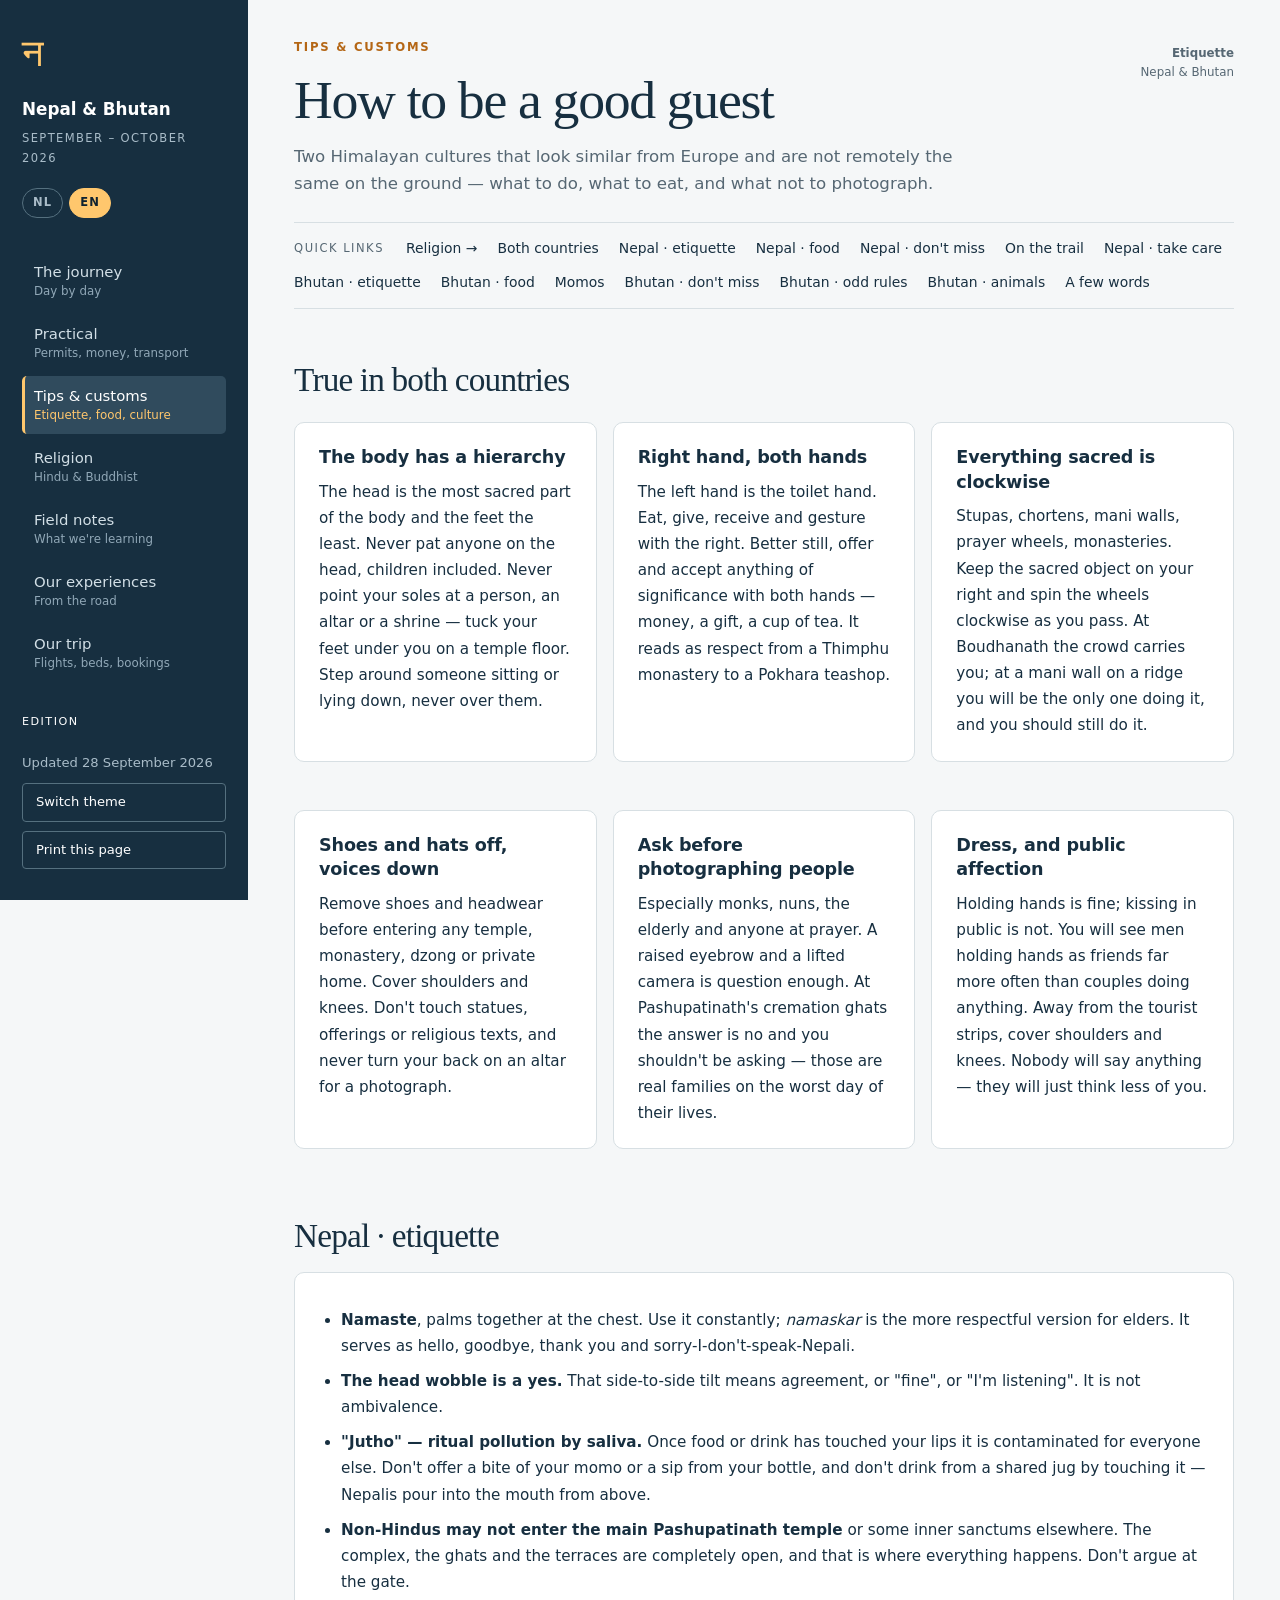
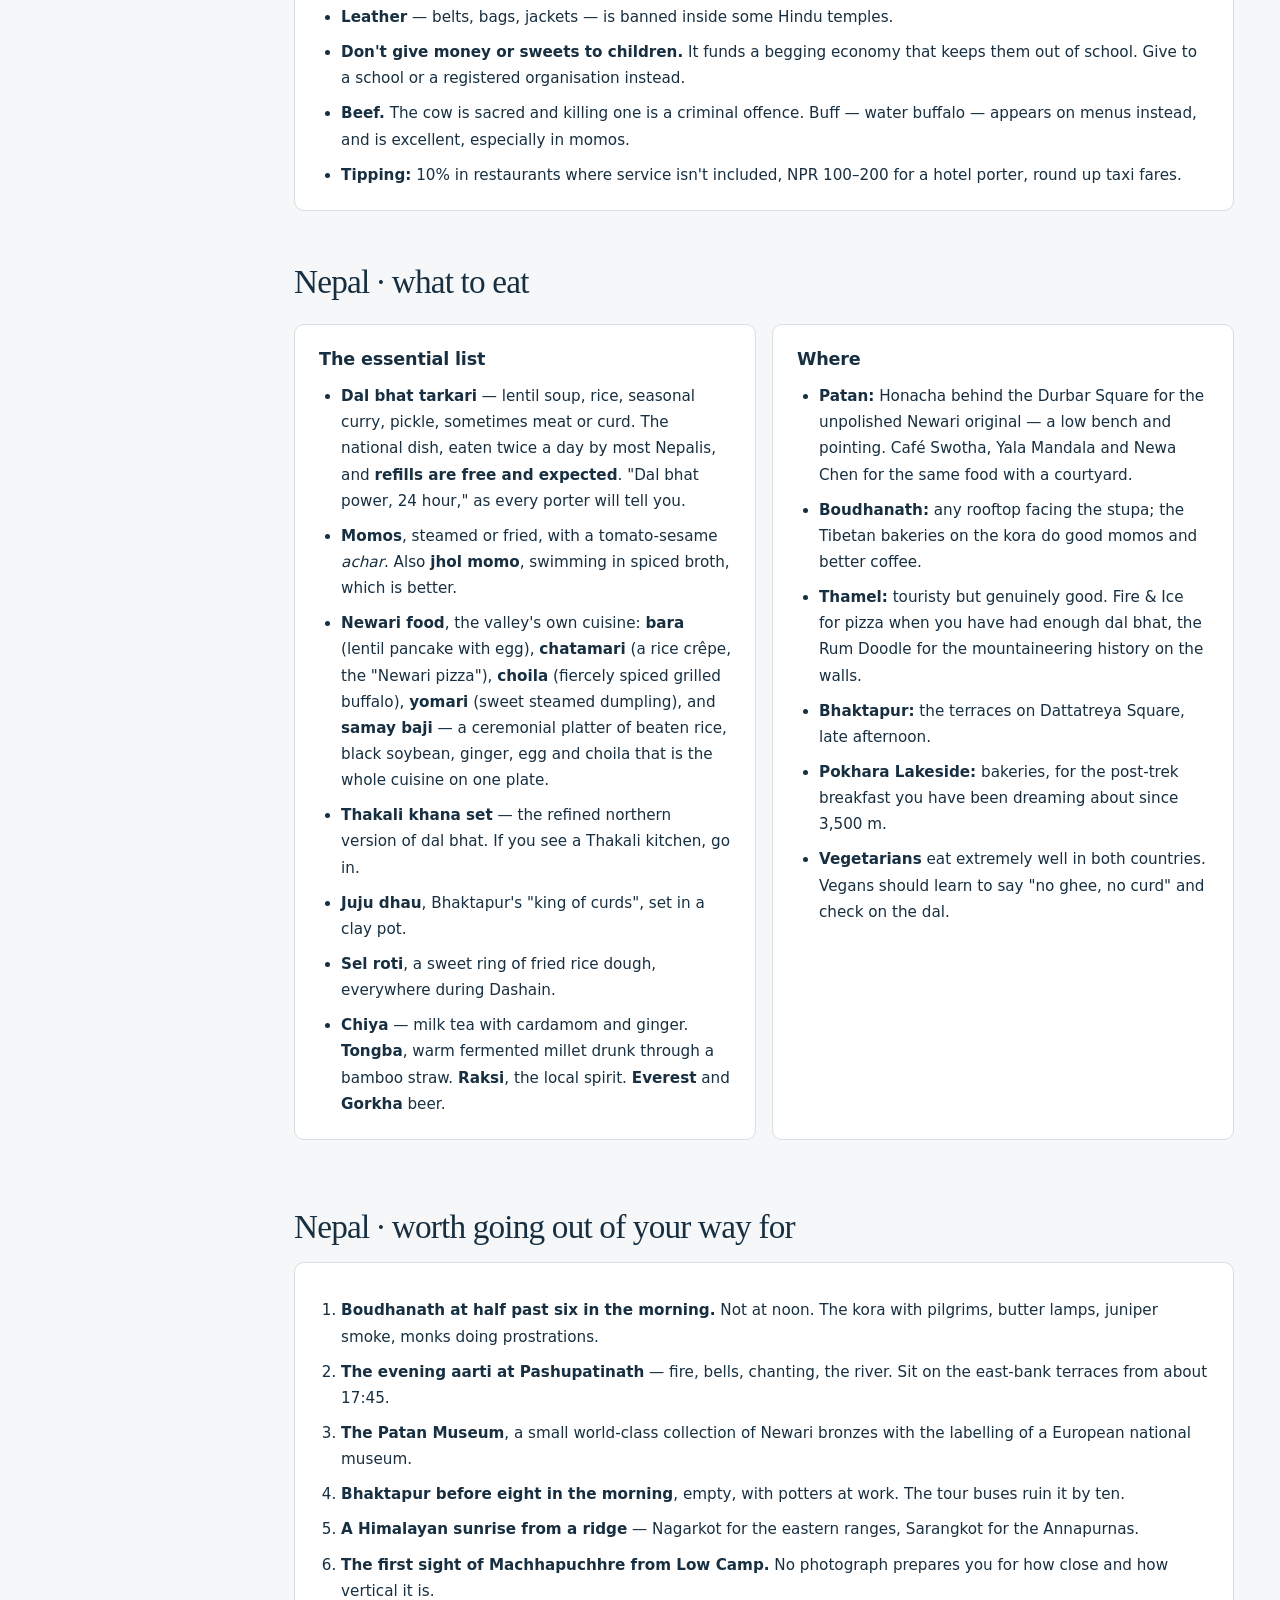
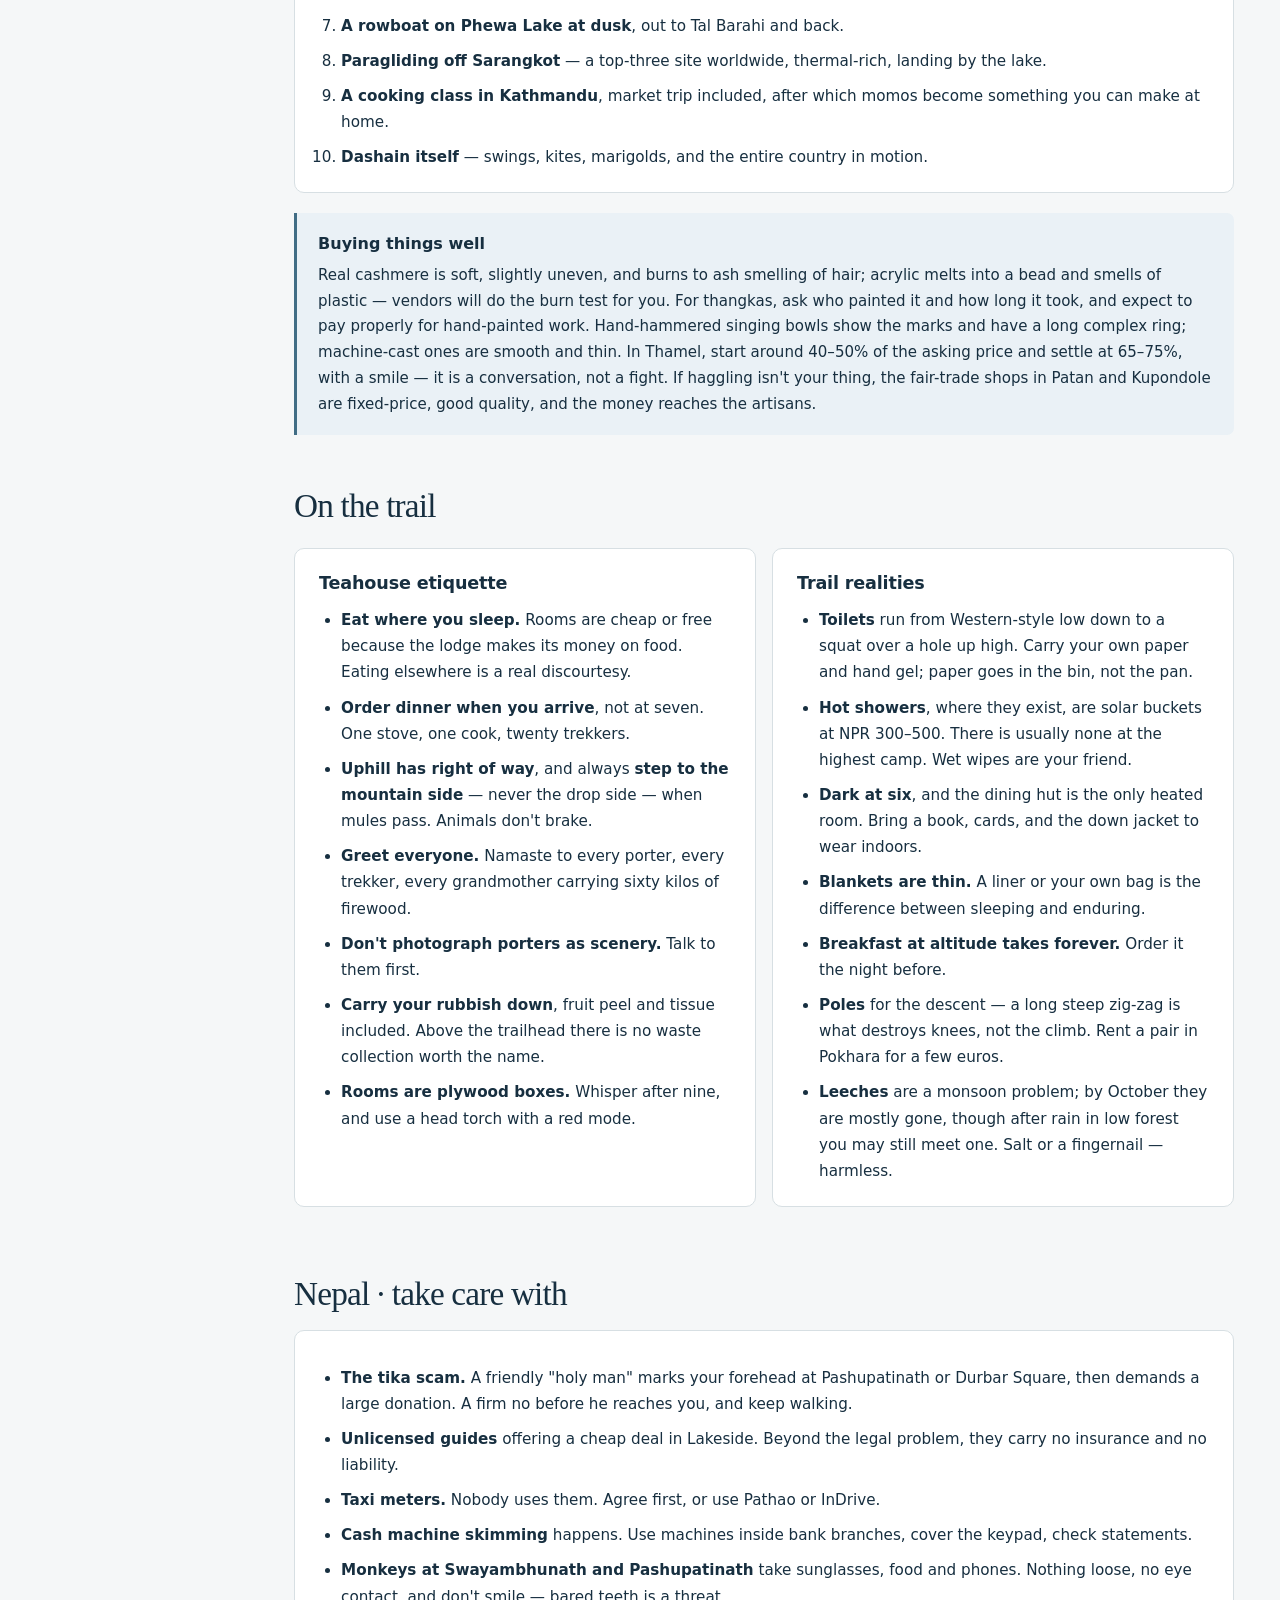
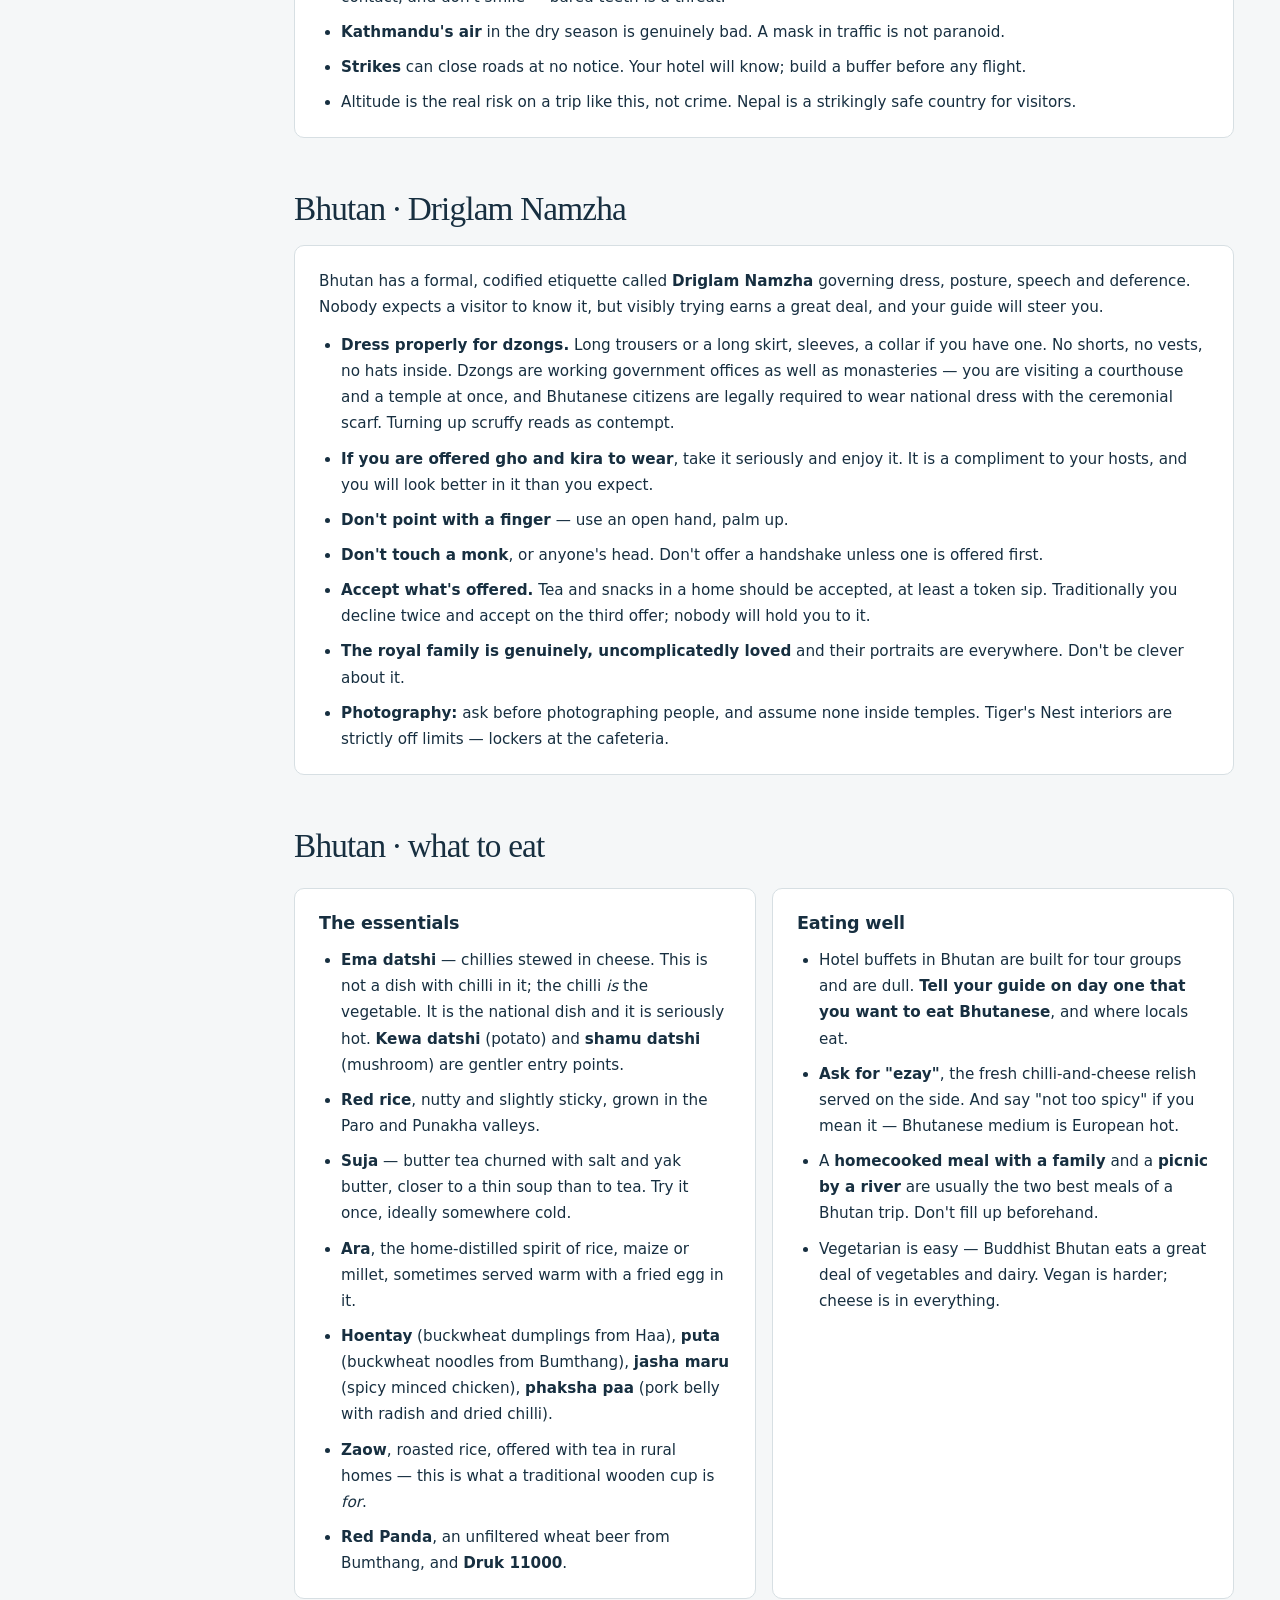
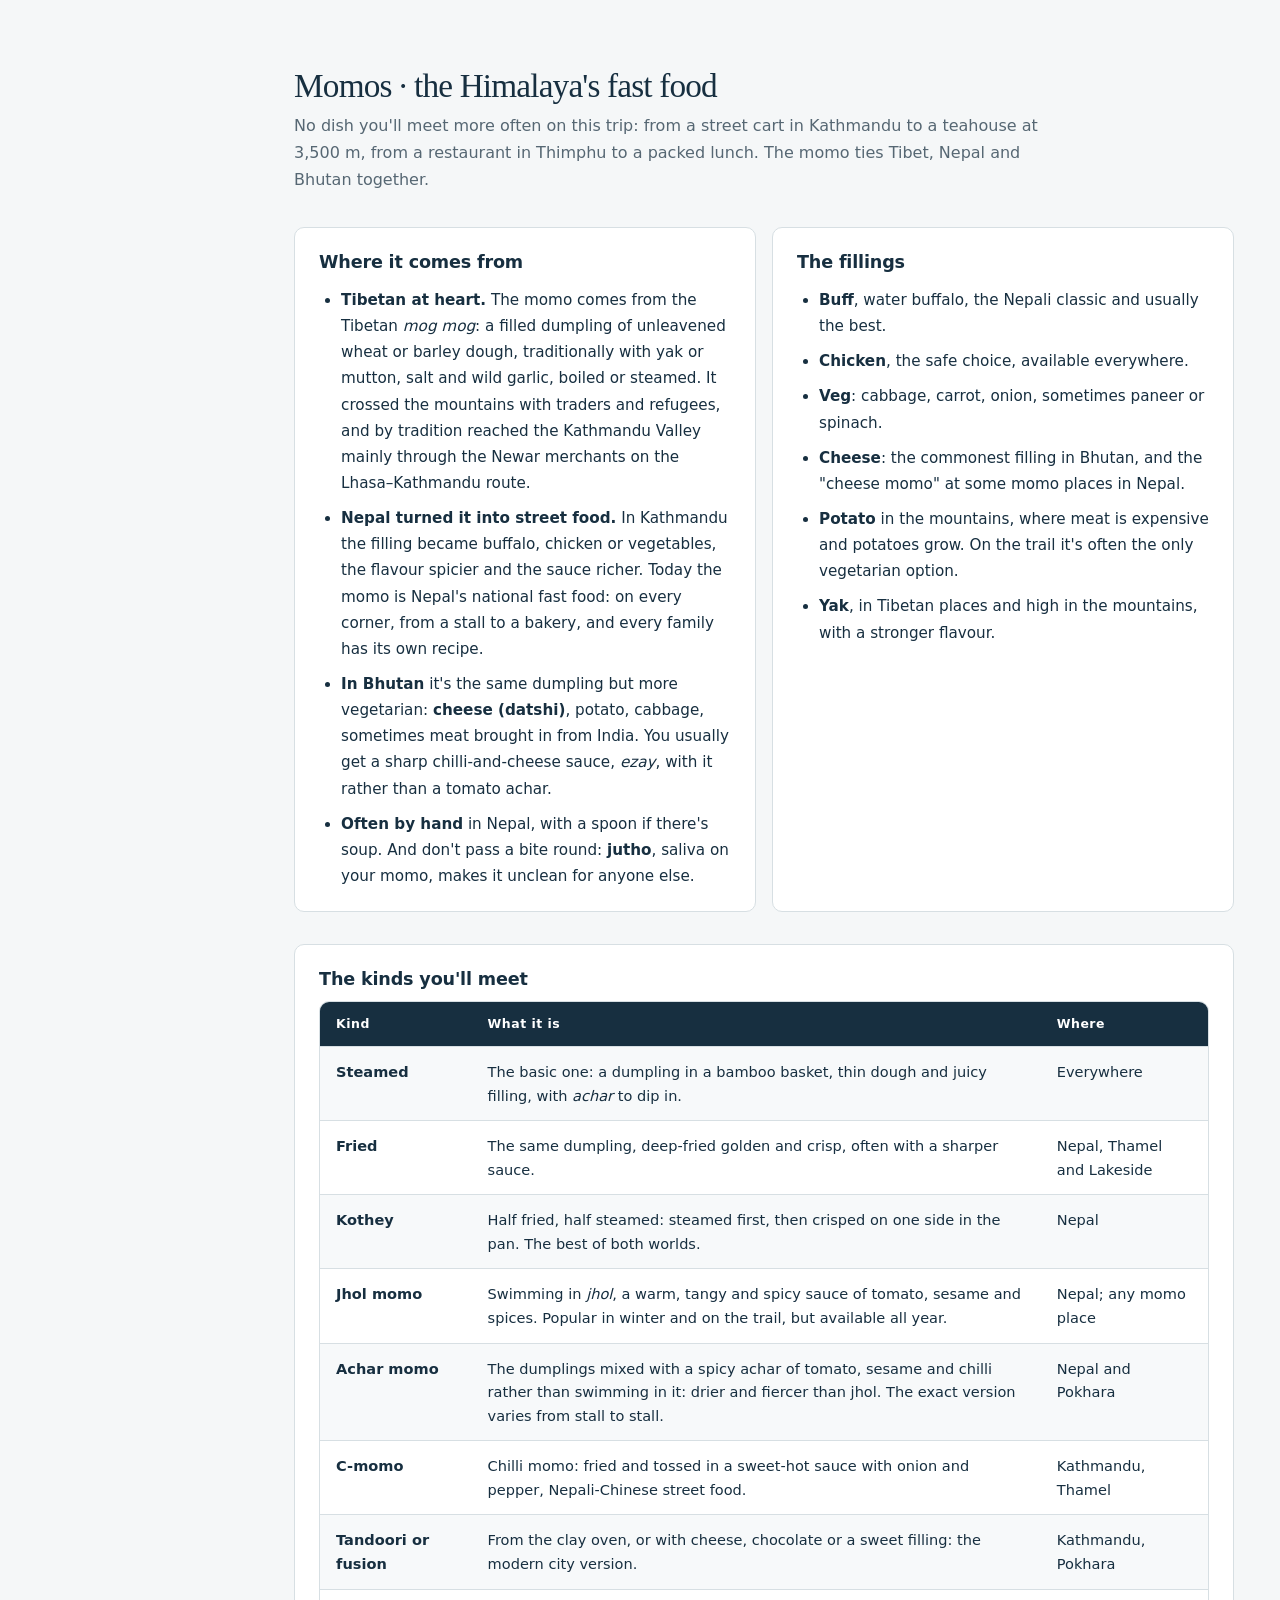
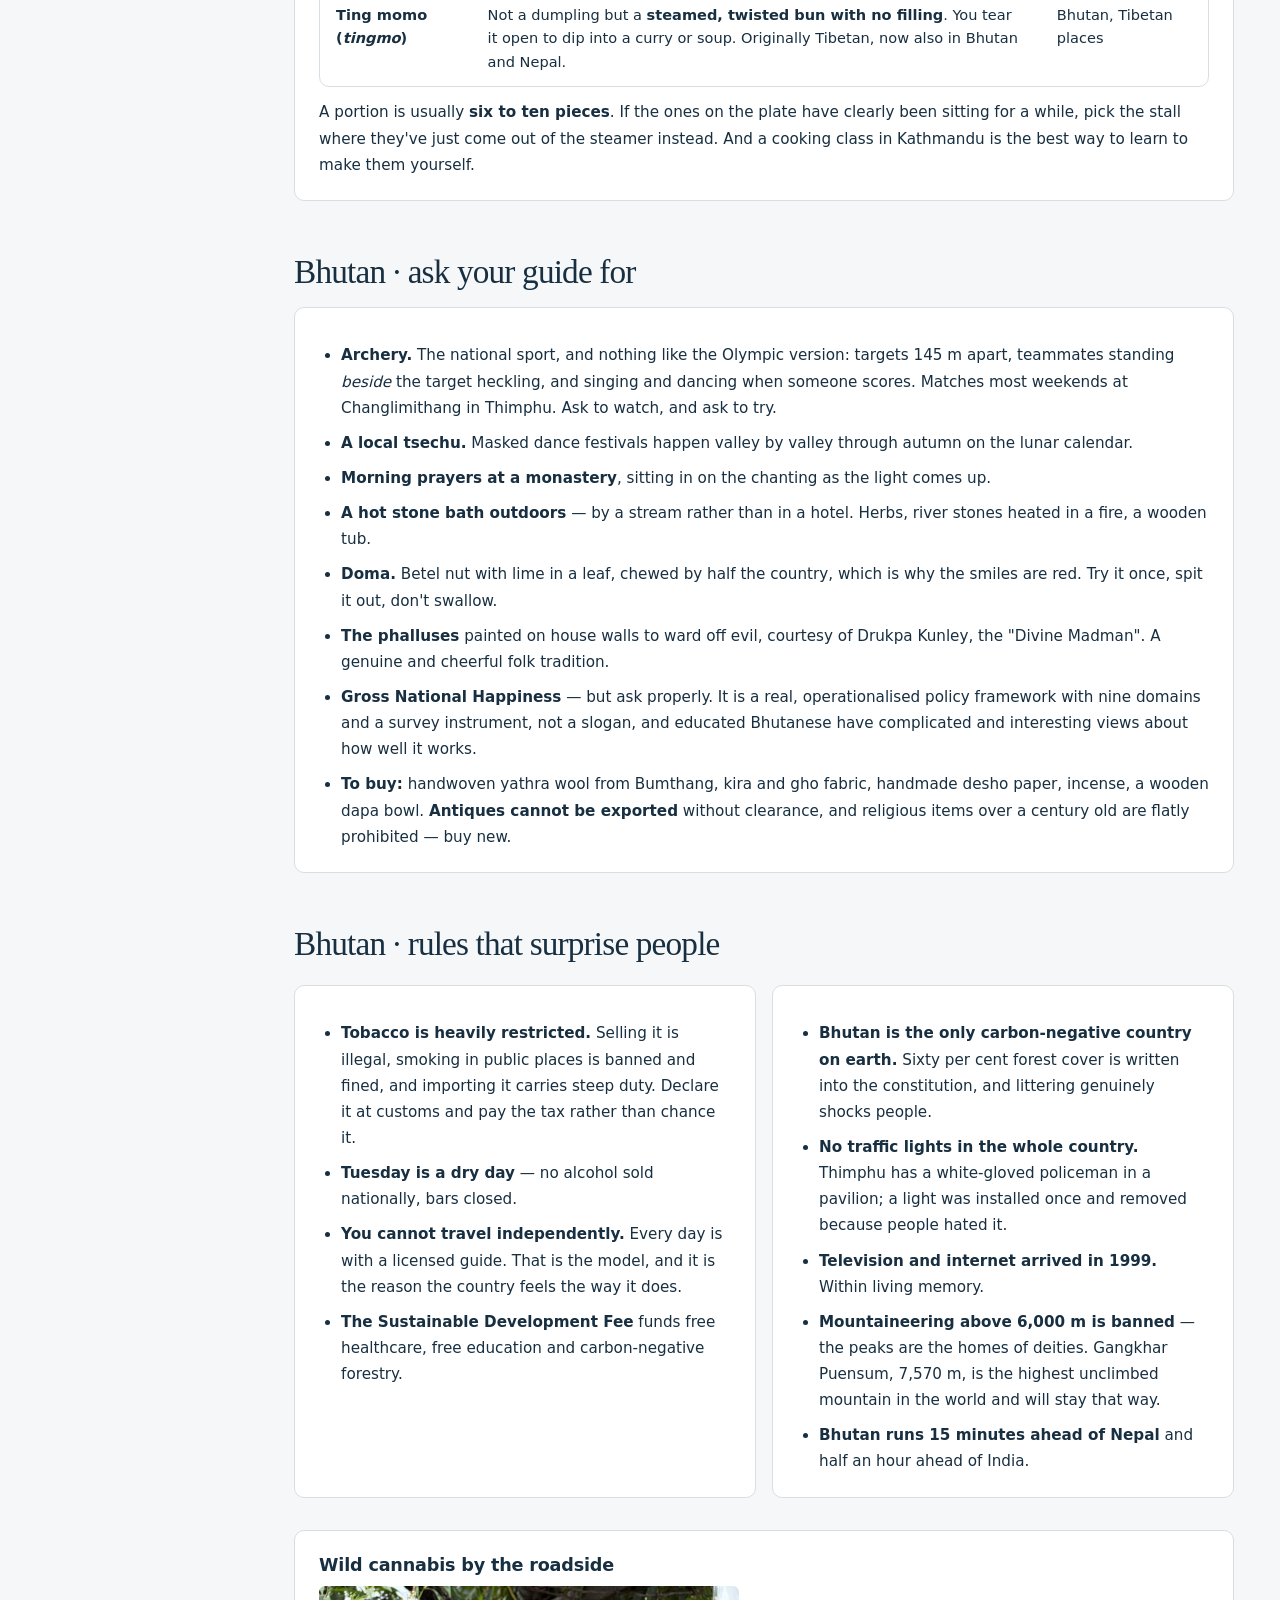
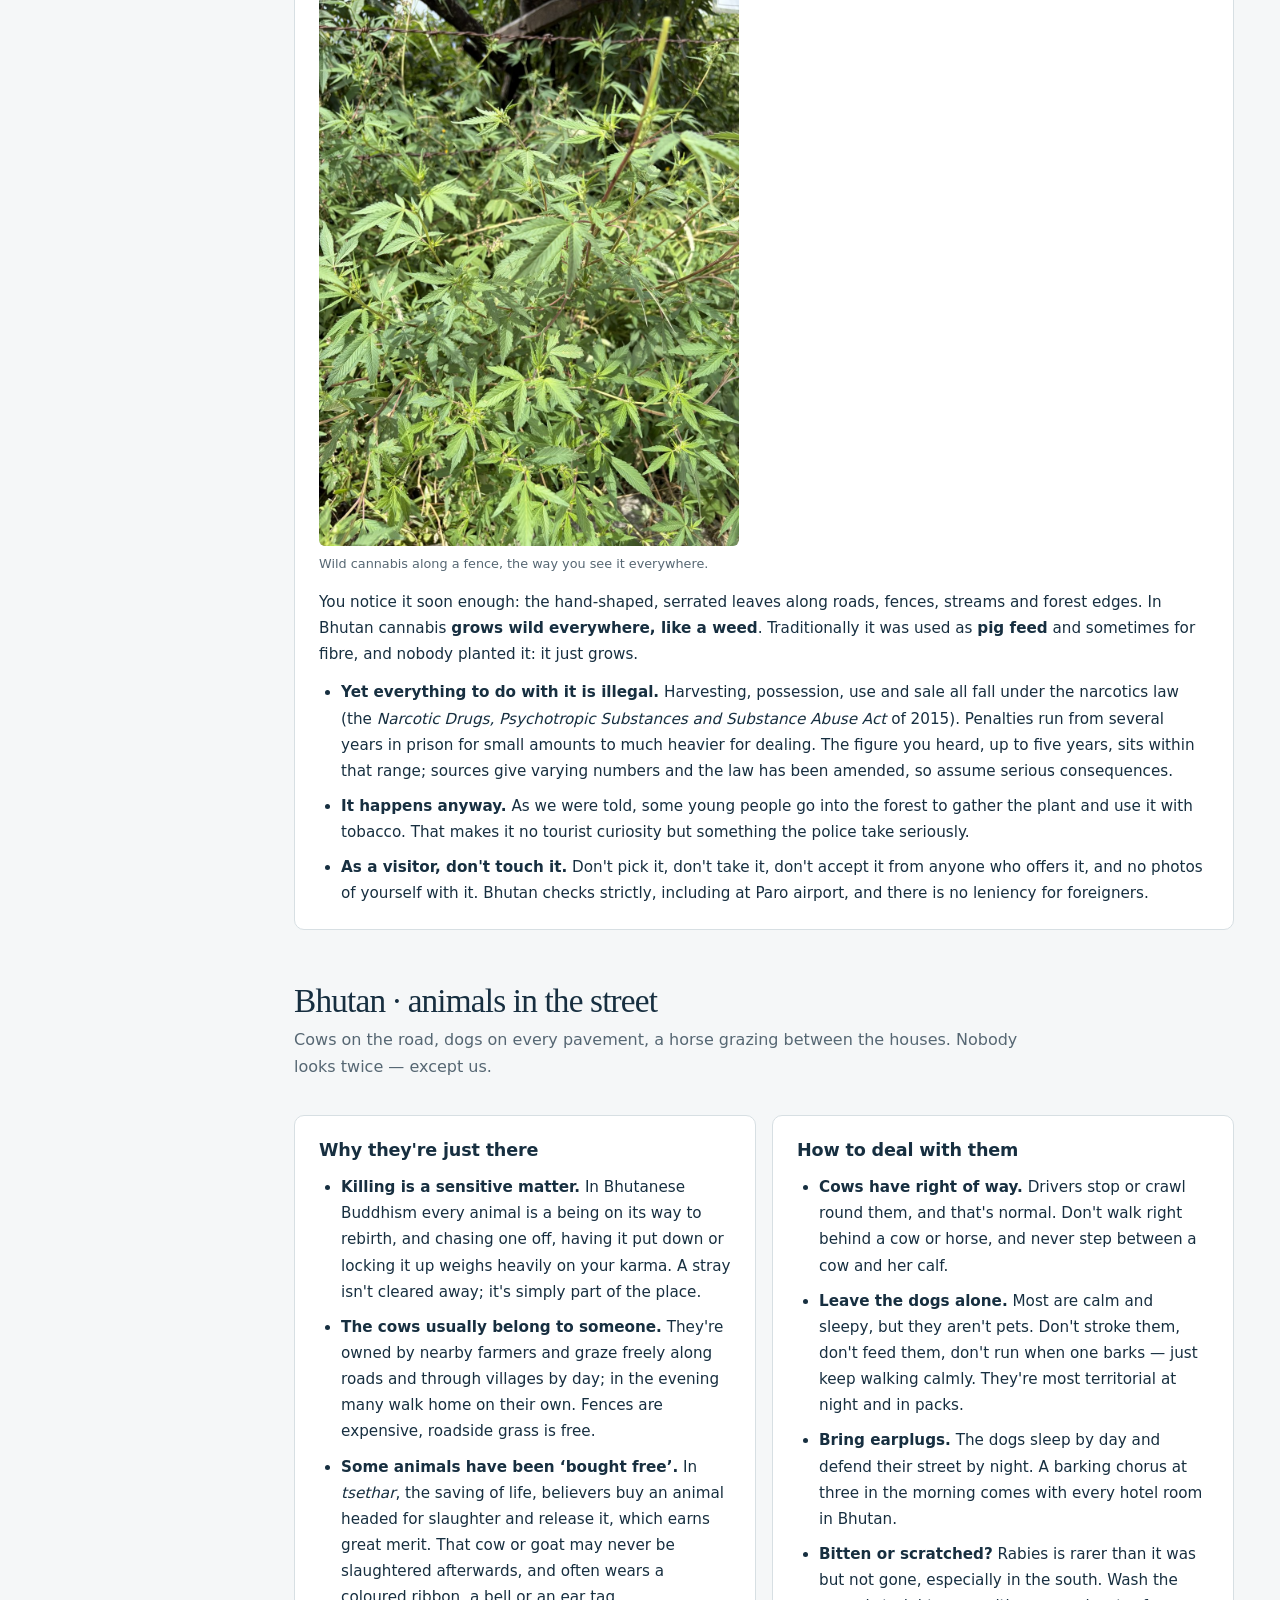
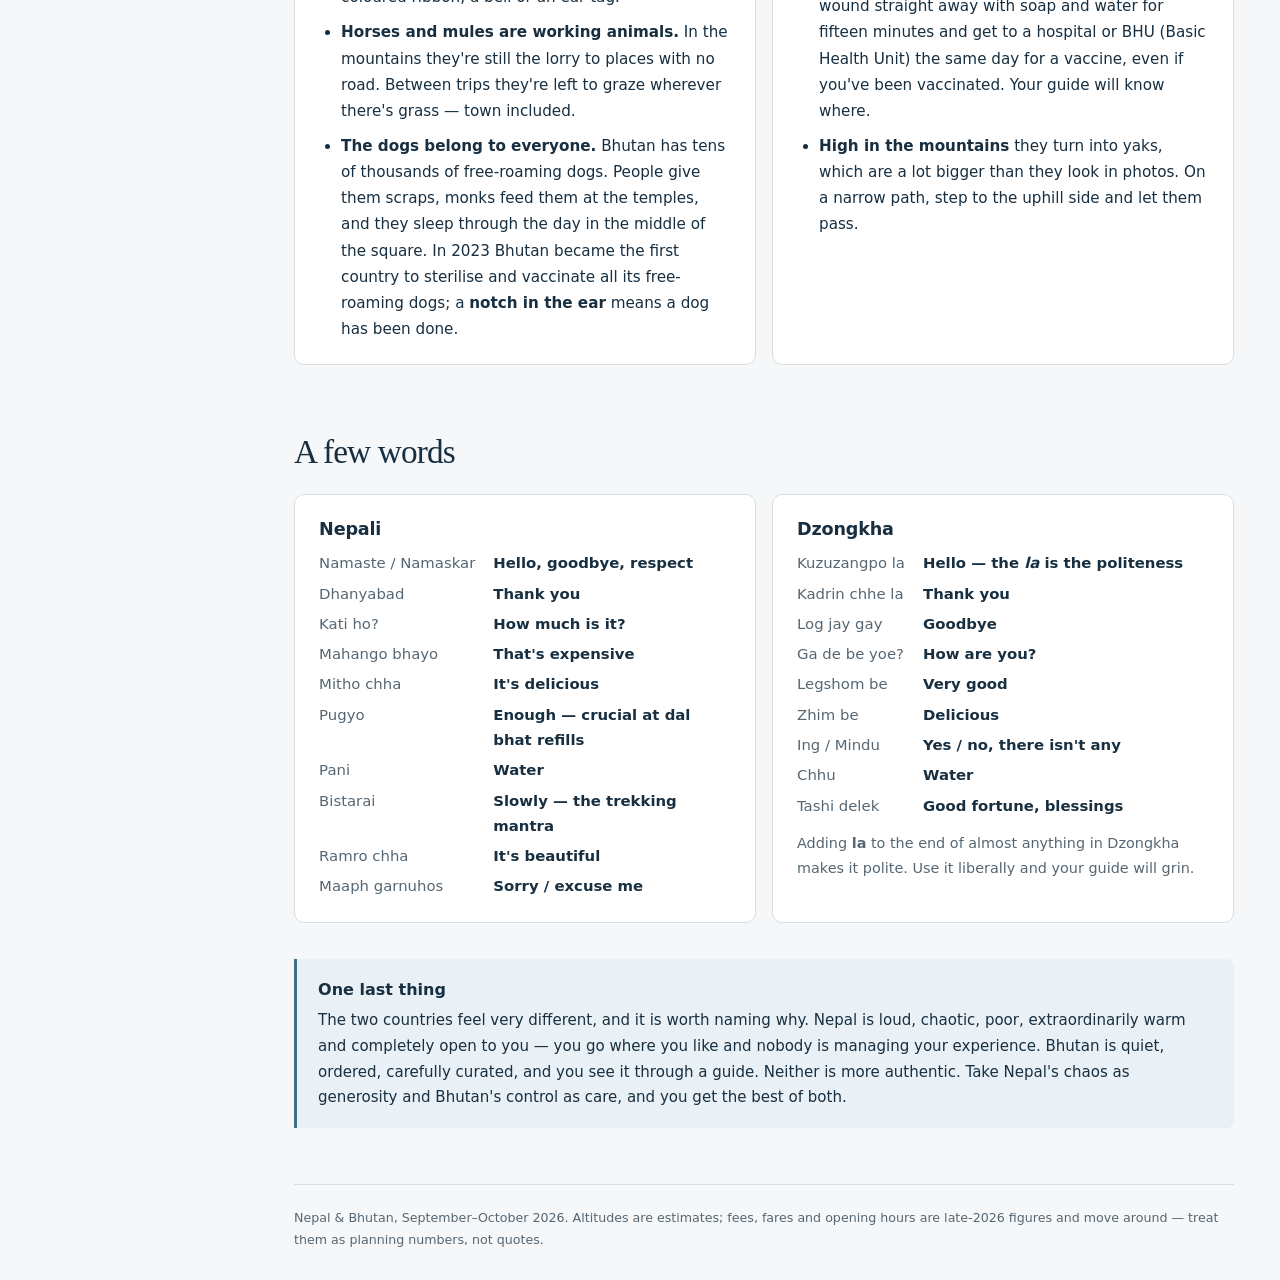
<file: en/tips.html>
<!doctype html>
<html lang="en">
<head>
<meta charset="utf-8">
<meta name="robots" content="noindex, nofollow">
<meta name="viewport" content="width=device-width, initial-scale=1">
<title>Tips &amp; customs &middot; Nepal &amp; Bhutan 2026</title>
<link rel="stylesheet" href="../assets/style.css?v=8">
<link rel="alternate" hreflang="nl" href="../tips.html">
<link rel="alternate" hreflang="en" href="tips.html">
</head>
<body>
<a class="skip" href="#main">Skip to content</a>
<div class="shell">
<aside class="sidebar">
  <a class="brand" href="index.html">
    <span class="brand-mark">&#2344;</span>
    <strong>Nepal &amp; Bhutan</strong>
    <span>SEPTEMBER &ndash; OCTOBER 2026</span>
  </a>
  <div class="lang" aria-label="Language / Taal">
    <a href="../tips.html" hreflang="nl" lang="nl" aria-label="Nederlandse versie">NL</a>
    <a aria-current="true" lang="en">EN</a>
  </div>
  <nav>
    <a href="index.html">The journey <span>Day by day</span></a>
    <a href="practical.html">Practical <span>Permits, money, transport</span></a>
    <a href="tips.html" aria-current="page">Tips &amp; customs <span>Etiquette, food, culture</span></a>
    <a href="religion.html">Religion <span>Hindu &amp; Buddhist</span></a>
    <a href="discoveries.html">Field notes <span>What we're learning</span></a>
    <a href="experiences.html">Our experiences <span>From the road</span></a>
    <a href="ours.html">Our trip <span>Flights, beds, bookings</span></a>
  </nav>
  <div class="side-bottom">
    <p class="lbl">EDITION</p>
    <p>Updated 28 September 2026</p>
    <button class="side-btn" onclick="var r=document.documentElement;r.dataset.theme=(r.dataset.theme==='dark'?'light':'dark')">Switch theme</button>
    <button class="side-btn" onclick="window.print()">Print this page</button>
  </div>
</aside>
<main id="main">
<div class="page-heading">
  <div>
    <span class="eyebrow">Tips &amp; customs</span>
    <h1>How to be a good guest</h1>
    <p class="intro">Two Himalayan cultures that look similar from Europe and are not remotely the same on the ground — what to do, what to eat, and what not to photograph.</p>
  </div>
  <div class="edition"><strong>Etiquette</strong><br>Nepal &amp; Bhutan</div>
</div>

<div class="jump">
  <span class="jl">QUICK LINKS</span>
  <a href="religion.html">Religion &rarr;</a>
  <a href="#universal">Both countries</a>
  <a href="#np-etiquette">Nepal · etiquette</a>
  <a href="#np-food">Nepal · food</a>
  <a href="#np-do">Nepal · don't miss</a>
  <a href="#np-trail">On the trail</a>
  <a href="#np-care">Nepal · take care</a>
  <a href="#bt-etiquette">Bhutan · etiquette</a>
  <a href="#bt-food">Bhutan · food</a>
  <a href="#momo">Momos</a>
  <a href="#bt-do">Bhutan · don't miss</a>
  <a href="#bt-rules">Bhutan · odd rules</a>
  <a href="#bt-animals">Bhutan · animals</a>
  <a href="#words">A few words</a>
</div>

<section class="section" id="universal">
  <h2>True in both countries</h2>
  <div class="grid three">
    <div class="panel"><h3>The body has a hierarchy</h3><p>The head is the most sacred part of the body and the feet the least. Never pat anyone on the head, children included. Never point your soles at a person, an altar or a shrine — tuck your feet under you on a temple floor. Step around someone sitting or lying down, never over them.</p></div>
    <div class="panel"><h3>Right hand, both hands</h3><p>The left hand is the toilet hand. Eat, give, receive and gesture with the right. Better still, offer and accept anything of significance with both hands — money, a gift, a cup of tea. It reads as respect from a Thimphu monastery to a Pokhara teashop.</p></div>
    <div class="panel"><h3>Everything sacred is clockwise</h3><p>Stupas, chortens, mani walls, prayer wheels, monasteries. Keep the sacred object on your right and spin the wheels clockwise as you pass. At Boudhanath the crowd carries you; at a mani wall on a ridge you will be the only one doing it, and you should still do it.</p></div>
    <div class="panel"><h3>Shoes and hats off, voices down</h3><p>Remove shoes and headwear before entering any temple, monastery, dzong or private home. Cover shoulders and knees. Don't touch statues, offerings or religious texts, and never turn your back on an altar for a photograph.</p></div>
    <div class="panel"><h3>Ask before photographing people</h3><p>Especially monks, nuns, the elderly and anyone at prayer. A raised eyebrow and a lifted camera is question enough. At Pashupatinath's cremation ghats the answer is no and you shouldn't be asking — those are real families on the worst day of their lives.</p></div>
    <div class="panel"><h3>Dress, and public affection</h3><p>Holding hands is fine; kissing in public is not. You will see men holding hands as friends far more often than couples doing anything. Away from the tourist strips, cover shoulders and knees. Nobody will say anything — they will just think less of you.</p></div>
  </div>
</section>

<section class="section" id="np-etiquette">
  <h2>Nepal · etiquette</h2>
  <div class="panel">
    <ul>
      <li><b>Namaste</b>, palms together at the chest. Use it constantly; <em>namaskar</em> is the more respectful version for elders. It serves as hello, goodbye, thank you and sorry-I-don't-speak-Nepali.</li>
      <li><b>The head wobble is a yes.</b> That side-to-side tilt means agreement, or "fine", or "I'm listening". It is not ambivalence.</li>
      <li><b>"Jutho" — ritual pollution by saliva.</b> Once food or drink has touched your lips it is contaminated for everyone else. Don't offer a bite of your momo or a sip from your bottle, and don't drink from a shared jug by touching it — Nepalis pour into the mouth from above.</li>
      <li><b>Non-Hindus may not enter the main Pashupatinath temple</b> or some inner sanctums elsewhere. The complex, the ghats and the terraces are completely open, and that is where everything happens. Don't argue at the gate.</li>
      <li><b>Leather</b> — belts, bags, jackets — is banned inside some Hindu temples.</li>
      <li><b>Don't give money or sweets to children.</b> It funds a begging economy that keeps them out of school. Give to a school or a registered organisation instead.</li>
      <li><b>Beef.</b> The cow is sacred and killing one is a criminal offence. Buff — water buffalo — appears on menus instead, and is excellent, especially in momos.</li>
      <li><b>Tipping:</b> 10% in restaurants where service isn't included, NPR 100–200 for a hotel porter, round up taxi fares.</li>
    </ul>
  </div>
</section>

<section class="section" id="np-food">
  <h2>Nepal · what to eat</h2>
  <div class="grid two">
    <div class="panel">
      <h3>The essential list</h3>
      <ul>
        <li><b>Dal bhat tarkari</b> — lentil soup, rice, seasonal curry, pickle, sometimes meat or curd. The national dish, eaten twice a day by most Nepalis, and <b>refills are free and expected</b>. "Dal bhat power, 24 hour," as every porter will tell you.</li>
        <li><b>Momos</b>, steamed or fried, with a tomato-sesame <em>achar</em>. Also <b>jhol momo</b>, swimming in spiced broth, which is better.</li>
        <li><b>Newari food</b>, the valley's own cuisine: <b>bara</b> (lentil pancake with egg), <b>chatamari</b> (a rice crêpe, the "Newari pizza"), <b>choila</b> (fiercely spiced grilled buffalo), <b>yomari</b> (sweet steamed dumpling), and <b>samay baji</b> — a ceremonial platter of beaten rice, black soybean, ginger, egg and choila that is the whole cuisine on one plate.</li>
        <li><b>Thakali khana set</b> — the refined northern version of dal bhat. If you see a Thakali kitchen, go in.</li>
        <li><b>Juju dhau</b>, Bhaktapur's "king of curds", set in a clay pot.</li>
        <li><b>Sel roti</b>, a sweet ring of fried rice dough, everywhere during Dashain.</li>
        <li><b>Chiya</b> — milk tea with cardamom and ginger. <b>Tongba</b>, warm fermented millet drunk through a bamboo straw. <b>Raksi</b>, the local spirit. <b>Everest</b> and <b>Gorkha</b> beer.</li>
      </ul>
    </div>
    <div class="panel">
      <h3>Where</h3>
      <ul>
        <li><b>Patan:</b> Honacha behind the Durbar Square for the unpolished Newari original — a low bench and pointing. Café Swotha, Yala Mandala and Newa Chen for the same food with a courtyard.</li>
        <li><b>Boudhanath:</b> any rooftop facing the stupa; the Tibetan bakeries on the kora do good momos and better coffee.</li>
        <li><b>Thamel:</b> touristy but genuinely good. Fire &amp; Ice for pizza when you have had enough dal bhat, the Rum Doodle for the mountaineering history on the walls.</li>
        <li><b>Bhaktapur:</b> the terraces on Dattatreya Square, late afternoon.</li>
        <li><b>Pokhara Lakeside:</b> bakeries, for the post-trek breakfast you have been dreaming about since 3,500 m.</li>
        <li><b>Vegetarians</b> eat extremely well in both countries. Vegans should learn to say "no ghee, no curd" and check on the dal.</li>
      </ul>
    </div>
  </div>
</section>

<section class="section" id="np-do">
  <h2>Nepal · worth going out of your way for</h2>
  <div class="panel">
    <ol>
      <li><b>Boudhanath at half past six in the morning.</b> Not at noon. The kora with pilgrims, butter lamps, juniper smoke, monks doing prostrations.</li>
      <li><b>The evening aarti at Pashupatinath</b> — fire, bells, chanting, the river. Sit on the east-bank terraces from about 17:45.</li>
      <li><b>The Patan Museum</b>, a small world-class collection of Newari bronzes with the labelling of a European national museum.</li>
      <li><b>Bhaktapur before eight in the morning</b>, empty, with potters at work. The tour buses ruin it by ten.</li>
      <li><b>A Himalayan sunrise from a ridge</b> — Nagarkot for the eastern ranges, Sarangkot for the Annapurnas.</li>
      <li><b>The first sight of Machhapuchhre from Low Camp.</b> No photograph prepares you for how close and how vertical it is.</li>
      <li><b>A rowboat on Phewa Lake at dusk</b>, out to Tal Barahi and back.</li>
      <li><b>Paragliding off Sarangkot</b> — a top-three site worldwide, thermal-rich, landing by the lake.</li>
      <li><b>A cooking class in Kathmandu</b>, market trip included, after which momos become something you can make at home.</li>
      <li><b>Dashain itself</b> — swings, kites, marigolds, and the entire country in motion.</li>
    </ol>
  </div>
  <div class="notice">
    <strong>Buying things well</strong>
    <p>Real cashmere is soft, slightly uneven, and burns to ash smelling of hair; acrylic melts into a bead and smells of plastic — vendors will do the burn test for you. For thangkas, ask who painted it and how long it took, and expect to pay properly for hand-painted work. Hand-hammered singing bowls show the marks and have a long complex ring; machine-cast ones are smooth and thin. In Thamel, start around 40–50% of the asking price and settle at 65–75%, with a smile — it is a conversation, not a fight. If haggling isn't your thing, the fair-trade shops in Patan and Kupondole are fixed-price, good quality, and the money reaches the artisans.</p>
  </div>
</section>

<section class="section" id="np-trail">
  <h2>On the trail</h2>
  <div class="grid two">
    <div class="panel">
      <h3>Teahouse etiquette</h3>
      <ul>
        <li><b>Eat where you sleep.</b> Rooms are cheap or free because the lodge makes its money on food. Eating elsewhere is a real discourtesy.</li>
        <li><b>Order dinner when you arrive</b>, not at seven. One stove, one cook, twenty trekkers.</li>
        <li><b>Uphill has right of way</b>, and always <b>step to the mountain side</b> — never the drop side — when mules pass. Animals don't brake.</li>
        <li><b>Greet everyone.</b> Namaste to every porter, every trekker, every grandmother carrying sixty kilos of firewood.</li>
        <li><b>Don't photograph porters as scenery.</b> Talk to them first.</li>
        <li><b>Carry your rubbish down</b>, fruit peel and tissue included. Above the trailhead there is no waste collection worth the name.</li>
        <li><b>Rooms are plywood boxes.</b> Whisper after nine, and use a head torch with a red mode.</li>
      </ul>
    </div>
    <div class="panel">
      <h3>Trail realities</h3>
      <ul>
        <li><b>Toilets</b> run from Western-style low down to a squat over a hole up high. Carry your own paper and hand gel; paper goes in the bin, not the pan.</li>
        <li><b>Hot showers</b>, where they exist, are solar buckets at NPR 300–500. There is usually none at the highest camp. Wet wipes are your friend.</li>
        <li><b>Dark at six</b>, and the dining hut is the only heated room. Bring a book, cards, and the down jacket to wear indoors.</li>
        <li><b>Blankets are thin.</b> A liner or your own bag is the difference between sleeping and enduring.</li>
        <li><b>Breakfast at altitude takes forever.</b> Order it the night before.</li>
        <li><b>Poles</b> for the descent — a long steep zig-zag is what destroys knees, not the climb. Rent a pair in Pokhara for a few euros.</li>
        <li><b>Leeches</b> are a monsoon problem; by October they are mostly gone, though after rain in low forest you may still meet one. Salt or a fingernail — harmless.</li>
      </ul>
    </div>
  </div>
</section>

<section class="section" id="np-care">
  <h2>Nepal · take care with</h2>
  <div class="panel">
    <ul>
      <li><b>The tika scam.</b> A friendly "holy man" marks your forehead at Pashupatinath or Durbar Square, then demands a large donation. A firm no before he reaches you, and keep walking.</li>
      <li><b>Unlicensed guides</b> offering a cheap deal in Lakeside. Beyond the legal problem, they carry no insurance and no liability.</li>
      <li><b>Taxi meters.</b> Nobody uses them. Agree first, or use Pathao or InDrive.</li>
      <li><b>Cash machine skimming</b> happens. Use machines inside bank branches, cover the keypad, check statements.</li>
      <li><b>Monkeys at Swayambhunath and Pashupatinath</b> take sunglasses, food and phones. Nothing loose, no eye contact, and don't smile — bared teeth is a threat.</li>
      <li><b>Kathmandu's air</b> in the dry season is genuinely bad. A mask in traffic is not paranoid.</li>
      <li><b>Strikes</b> can close roads at no notice. Your hotel will know; build a buffer before any flight.</li>
      <li>Altitude is the real risk on a trip like this, not crime. Nepal is a strikingly safe country for visitors.</li>
    </ul>
  </div>
</section>

<section class="section" id="bt-etiquette">
  <h2>Bhutan · Driglam Namzha</h2>
  <div class="panel">
    <p>Bhutan has a formal, codified etiquette called <b>Driglam Namzha</b> governing dress, posture, speech and deference. Nobody expects a visitor to know it, but visibly trying earns a great deal, and your guide will steer you.</p>
    <ul>
      <li><b>Dress properly for dzongs.</b> Long trousers or a long skirt, sleeves, a collar if you have one. No shorts, no vests, no hats inside. Dzongs are working government offices as well as monasteries — you are visiting a courthouse and a temple at once, and Bhutanese citizens are legally required to wear national dress with the ceremonial scarf. Turning up scruffy reads as contempt.</li>
      <li><b>If you are offered gho and kira to wear</b>, take it seriously and enjoy it. It is a compliment to your hosts, and you will look better in it than you expect.</li>
      <li><b>Don't point with a finger</b> — use an open hand, palm up.</li>
      <li><b>Don't touch a monk</b>, or anyone's head. Don't offer a handshake unless one is offered first.</li>
      <li><b>Accept what's offered.</b> Tea and snacks in a home should be accepted, at least a token sip. Traditionally you decline twice and accept on the third offer; nobody will hold you to it.</li>
      <li><b>The royal family is genuinely, uncomplicatedly loved</b> and their portraits are everywhere. Don't be clever about it.</li>
      <li><b>Photography:</b> ask before photographing people, and assume none inside temples. Tiger's Nest interiors are strictly off limits — lockers at the cafeteria.</li>
    </ul>
  </div>
</section>

<section class="section" id="bt-food">
  <h2>Bhutan · what to eat</h2>
  <div class="grid two">
    <div class="panel">
      <h3>The essentials</h3>
      <ul>
        <li><b>Ema datshi</b> — chillies stewed in cheese. This is not a dish with chilli in it; the chilli <em>is</em> the vegetable. It is the national dish and it is seriously hot. <b>Kewa datshi</b> (potato) and <b>shamu datshi</b> (mushroom) are gentler entry points.</li>
        <li><b>Red rice</b>, nutty and slightly sticky, grown in the Paro and Punakha valleys.</li>
        <li><b>Suja</b> — butter tea churned with salt and yak butter, closer to a thin soup than to tea. Try it once, ideally somewhere cold.</li>
        <li><b>Ara</b>, the home-distilled spirit of rice, maize or millet, sometimes served warm with a fried egg in it.</li>
        <li><b>Hoentay</b> (buckwheat dumplings from Haa), <b>puta</b> (buckwheat noodles from Bumthang), <b>jasha maru</b> (spicy minced chicken), <b>phaksha paa</b> (pork belly with radish and dried chilli).</li>
        <li><b>Zaow</b>, roasted rice, offered with tea in rural homes — this is what a traditional wooden cup is <em>for</em>.</li>
        <li><b>Red Panda</b>, an unfiltered wheat beer from Bumthang, and <b>Druk 11000</b>.</li>
      </ul>
    </div>
    <div class="panel">
      <h3>Eating well</h3>
      <ul>
        <li>Hotel buffets in Bhutan are built for tour groups and are dull. <b>Tell your guide on day one that you want to eat Bhutanese</b>, and where locals eat.</li>
        <li><b>Ask for "ezay"</b>, the fresh chilli-and-cheese relish served on the side. And say "not too spicy" if you mean it — Bhutanese medium is European hot.</li>
        <li>A <b>homecooked meal with a family</b> and a <b>picnic by a river</b> are usually the two best meals of a Bhutan trip. Don't fill up beforehand.</li>
        <li>Vegetarian is easy — Buddhist Bhutan eats a great deal of vegetables and dairy. Vegan is harder; cheese is in everything.</li>
      </ul>
    </div>
  </div>
</section>

<section class="section" id="momo">
  <h2>Momos · the Himalaya's fast food</h2>
  <p class="section-lead">No dish you'll meet more often on this trip: from a street cart in Kathmandu to a teahouse at 3,500 m, from a restaurant in Thimphu to a packed lunch. The momo ties Tibet, Nepal and Bhutan together.</p>
  <div class="grid two">
    <div class="panel">
      <h3>Where it comes from</h3>
      <ul>
        <li><b>Tibetan at heart.</b> The momo comes from the Tibetan <em>mog mog</em>: a filled dumpling of unleavened wheat or barley dough, traditionally with yak or mutton, salt and wild garlic, boiled or steamed. It crossed the mountains with traders and refugees, and by tradition reached the Kathmandu Valley mainly through the Newar merchants on the Lhasa–Kathmandu route.</li>
        <li><b>Nepal turned it into street food.</b> In Kathmandu the filling became buffalo, chicken or vegetables, the flavour spicier and the sauce richer. Today the momo is Nepal's national fast food: on every corner, from a stall to a bakery, and every family has its own recipe.</li>
        <li><b>In Bhutan</b> it's the same dumpling but more vegetarian: <b>cheese (datshi)</b>, potato, cabbage, sometimes meat brought in from India. You usually get a sharp chilli-and-cheese sauce, <em>ezay</em>, with it rather than a tomato achar.</li>
        <li><b>Often by hand</b> in Nepal, with a spoon if there's soup. And don't pass a bite round: <b>jutho</b>, saliva on your momo, makes it unclean for anyone else.</li>
      </ul>
    </div>
    <div class="panel">
      <h3>The fillings</h3>
      <ul>
        <li><b>Buff</b>, water buffalo, the Nepali classic and usually the best.</li>
        <li><b>Chicken</b>, the safe choice, available everywhere.</li>
        <li><b>Veg</b>: cabbage, carrot, onion, sometimes paneer or spinach.</li>
        <li><b>Cheese</b>: the commonest filling in Bhutan, and the "cheese momo" at some momo places in Nepal.</li>
        <li><b>Potato</b> in the mountains, where meat is expensive and potatoes grow. On the trail it's often the only vegetarian option.</li>
        <li><b>Yak</b>, in Tibetan places and high in the mountains, with a stronger flavour.</li>
      </ul>
    </div>
  </div>
  <div class="panel">
    <h3>The kinds you'll meet</h3>
    <div class="table-wrap" style="margin:8px 0 0"><table>
      <tr><th>Kind</th><th>What it is</th><th>Where</th></tr>
      <tr><td><b>Steamed</b></td><td>The basic one: a dumpling in a bamboo basket, thin dough and juicy filling, with <em>achar</em> to dip in.</td><td>Everywhere</td></tr>
      <tr><td><b>Fried</b></td><td>The same dumpling, deep-fried golden and crisp, often with a sharper sauce.</td><td>Nepal, Thamel and Lakeside</td></tr>
      <tr><td><b>Kothey</b></td><td>Half fried, half steamed: steamed first, then crisped on one side in the pan. The best of both worlds.</td><td>Nepal</td></tr>
      <tr><td><b>Jhol momo</b></td><td>Swimming in <em>jhol</em>, a warm, tangy and spicy sauce of tomato, sesame and spices. Popular in winter and on the trail, but available all year.</td><td>Nepal; any momo place</td></tr>
      <tr><td><b>Achar momo</b></td><td>The dumplings mixed with a spicy achar of tomato, sesame and chilli rather than swimming in it: drier and fiercer than jhol. The exact version varies from stall to stall.</td><td>Nepal and Pokhara</td></tr>
      <tr><td><b>C-momo</b></td><td>Chilli momo: fried and tossed in a sweet-hot sauce with onion and pepper, Nepali-Chinese street food.</td><td>Kathmandu, Thamel</td></tr>
      <tr><td><b>Tandoori or fusion</b></td><td>From the clay oven, or with cheese, chocolate or a sweet filling: the modern city version.</td><td>Kathmandu, Pokhara</td></tr>
      <tr><td><b>Ting momo</b> (<em>tingmo</em>)</td><td>Not a dumpling but a <b>steamed, twisted bun with no filling</b>. You tear it open to dip into a curry or soup. Originally Tibetan, now also in Bhutan and Nepal.</td><td>Bhutan, Tibetan places</td></tr>
    </table></div>
    <p style="margin-top:12px">A portion is usually <b>six to ten pieces</b>. If the ones on the plate have clearly been sitting for a while, pick the stall where they've just come out of the steamer instead. And a cooking class in Kathmandu is the best way to learn to make them yourself.</p>
  </div>
</section>

<section class="section" id="bt-do">
  <h2>Bhutan · ask your guide for</h2>
  <div class="panel">
    <ul>
      <li><b>Archery.</b> The national sport, and nothing like the Olympic version: targets 145 m apart, teammates standing <em>beside</em> the target heckling, and singing and dancing when someone scores. Matches most weekends at Changlimithang in Thimphu. Ask to watch, and ask to try.</li>
      <li><b>A local tsechu.</b> Masked dance festivals happen valley by valley through autumn on the lunar calendar.</li>
      <li><b>Morning prayers at a monastery</b>, sitting in on the chanting as the light comes up.</li>
      <li><b>A hot stone bath outdoors</b> — by a stream rather than in a hotel. Herbs, river stones heated in a fire, a wooden tub.</li>
      <li><b>Doma.</b> Betel nut with lime in a leaf, chewed by half the country, which is why the smiles are red. Try it once, spit it out, don't swallow.</li>
      <li><b>The phalluses</b> painted on house walls to ward off evil, courtesy of Drukpa Kunley, the "Divine Madman". A genuine and cheerful folk tradition.</li>
      <li><b>Gross National Happiness</b> — but ask properly. It is a real, operationalised policy framework with nine domains and a survey instrument, not a slogan, and educated Bhutanese have complicated and interesting views about how well it works.</li>
      <li><b>To buy:</b> handwoven yathra wool from Bumthang, kira and gho fabric, handmade desho paper, incense, a wooden dapa bowl. <b>Antiques cannot be exported</b> without clearance, and religious items over a century old are flatly prohibited — buy new.</li>
    </ul>
  </div>
</section>

<section class="section" id="bt-rules">
  <h2>Bhutan · rules that surprise people</h2>
  <div class="grid two">
    <div class="panel">
      <ul>
        <li><b>Tobacco is heavily restricted.</b> Selling it is illegal, smoking in public places is banned and fined, and importing it carries steep duty. Declare it at customs and pay the tax rather than chance it.</li>
        <li><b>Tuesday is a dry day</b> — no alcohol sold nationally, bars closed.</li>
        <li><b>You cannot travel independently.</b> Every day is with a licensed guide. That is the model, and it is the reason the country feels the way it does.</li>
        <li><b>The Sustainable Development Fee</b> funds free healthcare, free education and carbon-negative forestry.</li>
      </ul>
    </div>
    <div class="panel">
      <ul>
        <li><b>Bhutan is the only carbon-negative country on earth.</b> Sixty per cent forest cover is written into the constitution, and littering genuinely shocks people.</li>
        <li><b>No traffic lights in the whole country.</b> Thimphu has a white-gloved policeman in a pavilion; a light was installed once and removed because people hated it.</li>
        <li><b>Television and internet arrived in 1999.</b> Within living memory.</li>
        <li><b>Mountaineering above 6,000 m is banned</b> — the peaks are the homes of deities. Gangkhar Puensum, 7,570 m, is the highest unclimbed mountain in the world and will stay that way.</li>
        <li><b>Bhutan runs 15 minutes ahead of Nepal</b> and half an hour ahead of India.</li>
      </ul>
    </div>
  </div>
  <div class="panel">
    <h3>Wild cannabis by the roadside</h3>
    <figure class="entry-photo">
      <img style="display:block;max-width:100%;height:auto;max-width:min(100%,420px)" src="../assets/photos/bhutan-wild-cannabis.jpg" width="1050" height="1400" loading="lazy" alt="Dense scrub beside a barbed-wire fence with many small, narrow, serrated hand-shaped leaves on red and green stems, in sunlight.">
      <figcaption>Wild cannabis along a fence, the way you see it everywhere.</figcaption>
    </figure>
    <p>You notice it soon enough: the hand-shaped, serrated leaves along roads, fences, streams and forest edges. In Bhutan cannabis <b>grows wild everywhere, like a weed</b>. Traditionally it was used as <b>pig feed</b> and sometimes for fibre, and nobody planted it: it just grows.</p>
    <ul>
      <li><b>Yet everything to do with it is illegal.</b> Harvesting, possession, use and sale all fall under the narcotics law (the <em>Narcotic Drugs, Psychotropic Substances and Substance Abuse Act</em> of 2015). Penalties run from several years in prison for small amounts to much heavier for dealing. The figure you heard, up to five years, sits within that range; sources give varying numbers and the law has been amended, so assume serious consequences.</li>
      <li><b>It happens anyway.</b> As we were told, some young people go into the forest to gather the plant and use it with tobacco. That makes it no tourist curiosity but something the police take seriously.</li>
      <li><b>As a visitor, don't touch it.</b> Don't pick it, don't take it, don't accept it from anyone who offers it, and no photos of yourself with it. Bhutan checks strictly, including at Paro airport, and there is no leniency for foreigners.</li>
    </ul>
  </div>
</section>

<section class="section" id="bt-animals">
  <h2>Bhutan · animals in the street</h2>
  <p class="section-lead">Cows on the road, dogs on every pavement, a horse grazing between the houses. Nobody looks twice — except us.</p>
  <div class="grid two">
    <div class="panel">
      <h3>Why they're just there</h3>
      <ul>
        <li><b>Killing is a sensitive matter.</b> In Bhutanese Buddhism every animal is a being on its way to rebirth, and chasing one off, having it put down or locking it up weighs heavily on your karma. A stray isn't cleared away; it's simply part of the place.</li>
        <li><b>The cows usually belong to someone.</b> They're owned by nearby farmers and graze freely along roads and through villages by day; in the evening many walk home on their own. Fences are expensive, roadside grass is free.</li>
        <li><b>Some animals have been &lsquo;bought free&rsquo;.</b> In <em>tsethar</em>, the saving of life, believers buy an animal headed for slaughter and release it, which earns great merit. That cow or goat may never be slaughtered afterwards, and often wears a coloured ribbon, a bell or an ear tag.</li>
        <li><b>Horses and mules are working animals.</b> In the mountains they're still the lorry to places with no road. Between trips they're left to graze wherever there's grass — town included.</li>
        <li><b>The dogs belong to everyone.</b> Bhutan has tens of thousands of free-roaming dogs. People give them scraps, monks feed them at the temples, and they sleep through the day in the middle of the square. In 2023 Bhutan became the first country to sterilise and vaccinate all its free-roaming dogs; a <b>notch in the ear</b> means a dog has been done.</li>
      </ul>
    </div>
    <div class="panel">
      <h3>How to deal with them</h3>
      <ul>
        <li><b>Cows have right of way.</b> Drivers stop or crawl round them, and that's normal. Don't walk right behind a cow or horse, and never step between a cow and her calf.</li>
        <li><b>Leave the dogs alone.</b> Most are calm and sleepy, but they aren't pets. Don't stroke them, don't feed them, don't run when one barks — just keep walking calmly. They're most territorial at night and in packs.</li>
        <li><b>Bring earplugs.</b> The dogs sleep by day and defend their street by night. A barking chorus at three in the morning comes with every hotel room in Bhutan.</li>
        <li><b>Bitten or scratched?</b> Rabies is rarer than it was but not gone, especially in the south. Wash the wound straight away with soap and water for fifteen minutes and get to a hospital or BHU (Basic Health Unit) the same day for a vaccine, even if you've been vaccinated. Your guide will know where.</li>
        <li><b>High in the mountains</b> they turn into yaks, which are a lot bigger than they look in photos. On a narrow path, step to the uphill side and let them pass.</li>
      </ul>
    </div>
  </div>
</section>

<section class="section" id="words">
  <h2>A few words</h2>
  <div class="grid two">
    <div class="panel">
      <h3>Nepali</h3>
      <dl class="kv">
        <dt>Namaste / Namaskar</dt><dd>Hello, goodbye, respect</dd>
        <dt>Dhanyabad</dt><dd>Thank you</dd>
        <dt>Kati ho?</dt><dd>How much is it?</dd>
        <dt>Mahango bhayo</dt><dd>That's expensive</dd>
        <dt>Mitho chha</dt><dd>It's delicious</dd>
        <dt>Pugyo</dt><dd>Enough — crucial at dal bhat refills</dd>
        <dt>Pani</dt><dd>Water</dd>
        <dt>Bistarai</dt><dd>Slowly — the trekking mantra</dd>
        <dt>Ramro chha</dt><dd>It's beautiful</dd>
        <dt>Maaph garnuhos</dt><dd>Sorry / excuse me</dd>
      </dl>
    </div>
    <div class="panel">
      <h3>Dzongkha</h3>
      <dl class="kv">
        <dt>Kuzuzangpo la</dt><dd>Hello — the <em>la</em> is the politeness</dd>
        <dt>Kadrin chhe la</dt><dd>Thank you</dd>
        <dt>Log jay gay</dt><dd>Goodbye</dd>
        <dt>Ga de be yoe?</dt><dd>How are you?</dd>
        <dt>Legshom be</dt><dd>Very good</dd>
        <dt>Zhim be</dt><dd>Delicious</dd>
        <dt>Ing / Mindu</dt><dd>Yes / no, there isn't any</dd>
        <dt>Chhu</dt><dd>Water</dd>
        <dt>Tashi delek</dt><dd>Good fortune, blessings</dd>
      </dl>
      <p style="margin-top:12px;color:var(--muted);font-size:.9rem">Adding <b>la</b> to the end of almost anything in Dzongkha makes it polite. Use it liberally and your guide will grin.</p>
    </div>
  </div>
  <div class="notice">
    <strong>One last thing</strong>
    <p>The two countries feel very different, and it is worth naming why. Nepal is loud, chaotic, poor, extraordinarily warm and completely open to you — you go where you like and nobody is managing your experience. Bhutan is quiet, ordered, carefully curated, and you see it through a guide. Neither is more authentic. Take Nepal's chaos as generosity and Bhutan's control as care, and you get the best of both.</p>
  </div>
</section>

<footer>
  <p>Nepal &amp; Bhutan, September&ndash;October 2026. Altitudes are estimates; fees, fares and opening hours are late-2026 figures and move around &mdash; treat them as planning numbers, not quotes.</p>
</footer>
</main>
</div>
</body>
</html>
</file>
<file: assets/style.css>
/* Nepal & Bhutan 2026 — dark blue & gold, sidebar shell */

:root{
  --ink:#172f40;
  --ink-2:#31485a;
  --muted:#566773;
  --paper:#f5f7f8;
  --card:#ffffff;
  --card-2:#f7f9fa;
  --line:#d7dfe3;
  --line-2:#c2ced5;
  --gold:#b46615;
  --gold-soft:#fff2db;
  --gold-line:#ead5b2;
  --gold-bright:#ffc76d;
  --tint:#eaf1f6;
  --tint-line:#416d85;
  --sidebar:#172f40;
  --sidebar-hover:#304b5d;
  --sidebar-ink:#d2dfe6;
  --link:#205974;
  --radius:10px;
  --serif:Georgia,"Times New Roman",serif;
  --viz-series:#245b78;
  --viz-peak:#b46615;
  --viz-zone:rgba(23,47,64,.035);
  --viz-band-op:.14;
  --viz-sleep-op:.18;
}

@media (prefers-color-scheme: dark){
  :root:where(:not([data-theme="light"])){
    --ink:#e7eef3;
    --ink-2:#c2d0da;
    --muted:#91a3b0;
    --paper:#0f1a22;
    --card:#17242e;
    --card-2:#1c2b36;
    --line:#26363f;
    --line-2:#364854;
    --gold:#e0a951;
    --gold-soft:#2a2317;
    --gold-line:#4a3a1c;
    --tint:#16252f;
    --tint-line:#3f7290;
    --sidebar:#0b141b;
    --sidebar-hover:#22343f;
    --sidebar-ink:#c3d2dc;
    --link:#79b8d6;
    --viz-series:#5aa8cd;
    --viz-peak:#e0a951;
    --viz-zone:rgba(255,255,255,.04);
    --viz-band-op:.20;
    --viz-sleep-op:.26;
  }
}
:root[data-theme="dark"]{
  --ink:#e7eef3; --ink-2:#c2d0da; --muted:#91a3b0;
  --paper:#0f1a22; --card:#17242e; --card-2:#1c2b36;
  --line:#26363f; --line-2:#364854;
  --gold:#e0a951; --gold-soft:#2a2317; --gold-line:#4a3a1c;
  --tint:#16252f; --tint-line:#3f7290;
  --sidebar:#0b141b; --sidebar-hover:#22343f; --sidebar-ink:#c3d2dc;
  --link:#79b8d6;
  --viz-series:#5aa8cd; --viz-peak:#e0a951;
  --viz-zone:rgba(255,255,255,.04); --viz-band-op:.20; --viz-sleep-op:.26;
}

*{box-sizing:border-box}
html{scroll-behavior:smooth;scroll-padding-top:24px;-webkit-text-size-adjust:100%}
body{
  margin:0;background:var(--paper);color:var(--ink);
  font-family:system-ui,-apple-system,BlinkMacSystemFont,"Segoe UI",sans-serif;
  font-size:16px;line-height:1.7;-webkit-font-smoothing:antialiased;
}
a{color:var(--link);text-underline-offset:4px;text-decoration-thickness:1px}
a:hover{color:var(--gold)}
a:focus-visible,button:focus-visible,summary:focus-visible{outline:3px solid var(--gold);outline-offset:4px}
h1,h2,h3,h4,p,figure{margin:0}
img{max-width:100%;height:auto}
p+p{margin-top:12px}
h1,h2{font-family:var(--serif);font-weight:400;letter-spacing:-.025em;line-height:1.16}
h1{font-size:clamp(2.2rem,4.2vw,3.5rem)}
h2{font-size:clamp(1.6rem,2.6vw,2.2rem)}
h3{font-size:1.1rem;line-height:1.4;letter-spacing:-.01em}
h4{font-size:1rem}
ul,ol{padding-left:22px;margin:12px 0 0}
li+li{margin-top:9px}
b,strong{font-weight:650}
button{font:inherit;cursor:pointer}
code{font-size:.9em;background:var(--tint);padding:2px 6px;border-radius:4px;border:1px solid var(--line)}
hr{border:none;border-top:1px solid var(--line);margin:34px 0}
.skip{position:absolute;top:-80px;left:20px;z-index:20;background:var(--card);padding:10px}
.skip:focus{top:12px}

/* ---------- shell + sidebar ---------- */
.shell{max-width:1600px;margin:auto;display:grid;grid-template-columns:248px minmax(0,1fr)}
.sidebar{
  position:sticky;top:0;height:100vh;background:var(--sidebar);color:#fff;
  padding:34px 22px;display:flex;flex-direction:column;overflow-y:auto;
}
.brand{display:flex;flex-direction:column;color:#fff;text-decoration:none;gap:5px}
.brand:hover{color:var(--gold-bright)}
.brand-mark{font-family:var(--serif);font-size:2.4rem;letter-spacing:-.04em;line-height:1;margin-bottom:18px;color:var(--gold-bright)}
.brand strong{font-size:1.05rem}
.brand>span:last-child{font-size:.72rem;letter-spacing:.12em;color:#a9bcc8}
.lang{display:flex;gap:6px;margin-top:20px}
.lang a{font-size:.72rem;font-weight:600;letter-spacing:.1em;padding:4px 10px;border:1px solid #55707f;border-radius:99px;color:#a9bcc8;text-decoration:none}
.lang a[href]:hover{color:#fff;background:var(--sidebar-hover)}
.lang a[aria-current]{background:var(--gold-bright);border-color:var(--gold-bright);color:#0f2230}
.sidebar nav{display:grid;gap:4px;margin-top:34px}
.sidebar nav a{
  display:grid;color:var(--sidebar-ink);padding:10px 12px;text-decoration:none;
  border-radius:5px;font-size:.93rem;line-height:1.35;
}
.sidebar nav a span{font-size:.74rem;color:#91a8b7;margin-top:2px}
.sidebar nav a:hover{background:var(--sidebar-hover);color:#fff}
.sidebar nav a[aria-current]{background:var(--sidebar-hover);color:#fff;border-left:3px solid var(--gold-bright);padding-left:9px}
.sidebar nav a[aria-current] span{color:var(--gold-bright)}
.side-bottom{margin-top:auto;padding-top:30px;color:#a9bcc8;font-size:.82rem;display:grid;gap:9px}
.side-bottom .lbl{font-size:.7rem;letter-spacing:.13em;color:#fff}
.side-btn{border:1px solid #55707f;color:#fff;background:transparent;border-radius:4px;padding:7px 13px;font-size:.82rem;text-align:left}
.side-btn:hover{background:var(--sidebar-hover)}
main{min-width:0;padding:38px clamp(20px,3.6vw,62px) 30px}

/* ---------- page head ---------- */
.page-heading{display:flex;justify-content:space-between;gap:20px;align-items:flex-start;flex-wrap:wrap}
.eyebrow{font-size:.73rem;letter-spacing:.15em;font-weight:650;color:var(--gold);display:block;margin-bottom:11px;text-transform:uppercase}
.page-heading h1{margin-bottom:13px}
.intro{color:var(--muted);max-width:680px;font-size:1.04rem;line-height:1.62}
.edition{font-size:.74rem;line-height:1.6;text-align:right;white-space:nowrap;padding-top:6px;color:var(--muted)}

.jump{
  display:flex;flex-wrap:wrap;gap:4px 20px;
  border-top:1px solid var(--line);border-bottom:1px solid var(--line);
  margin:24px 0 26px;padding:11px 0;
}
.jump a{font-size:.87rem;text-decoration:none;color:var(--ink);padding:3px 0}
.jump a:hover{text-decoration:underline;color:var(--gold)}
.jump .jl{font-size:.72rem;letter-spacing:.13em;color:var(--muted);align-self:center;margin-right:2px}

/* ---------- blocks ---------- */
.section{margin-top:52px}
.section>h2{margin-bottom:6px}
.section-lead{color:var(--muted);margin:6px 0 18px;max-width:760px}

.overview{display:grid;grid-template-columns:repeat(auto-fit,minmax(170px,1fr));margin:22px 0 26px;background:var(--card);border:1px solid var(--line);border-radius:var(--radius);overflow:hidden}
.overview>div{padding:16px 19px;display:flex;flex-direction:column;border-left:1px solid var(--line)}
.overview>div:first-child{border-left:0}
.overview span{color:var(--muted);font-size:.76rem;letter-spacing:.08em;text-transform:uppercase}
.overview strong{font-size:1.04rem;margin-top:4px;font-weight:600;line-height:1.35}

.panel{padding:22px 24px;background:var(--card);border:1px solid var(--line);border-radius:var(--radius);margin:16px 0}
.panel h3{margin-bottom:9px}
.panel p,.panel li{font-size:.95rem;line-height:1.72}
.grid{display:grid;gap:16px}
.grid>*{min-width:0}
.grid.two{grid-template-columns:repeat(2,minmax(0,1fr))}
.grid.three{grid-template-columns:repeat(3,minmax(0,1fr))}

.notice{background:var(--tint);border-left:3px solid var(--tint-line);padding:17px 21px;margin:20px 0;border-radius:0 7px 7px 0}
.notice strong:first-child{display:block;margin-bottom:5px}
.notice p{font-size:.94rem;line-height:1.72}
.notice.amber{background:var(--gold-soft);border-color:var(--gold)}
.notice.plain{background:var(--card-2);border-color:var(--line-2)}

.badge{display:inline-flex;align-items:center;font-size:.72rem;line-height:1.4;padding:4px 8px;border:1px solid transparent;border-radius:4px;white-space:nowrap;font-weight:650;letter-spacing:.02em;vertical-align:middle}
.badge.booked{background:var(--tint);color:var(--link);border-color:var(--tint-line)}
.badge.todo{background:var(--gold-soft);color:var(--gold);border-color:var(--gold-line)}
.badge.flex{background:var(--card-2);color:var(--muted);border-color:var(--line-2)}

/* ---------- day cards ---------- */
.day{display:grid;grid-template-columns:88px minmax(0,1fr);gap:18px;margin:0 0 18px;scroll-margin-top:22px}
.date{border-top:2px solid var(--gold);padding-top:12px;display:flex;flex-direction:column}
.date strong{font-size:1.02rem;letter-spacing:.02em}
.date span{color:var(--muted);font-size:.72rem;letter-spacing:.1em;margin-top:1px;text-transform:uppercase}
.day-content{border:1px solid var(--line);border-radius:var(--radius);background:var(--card);overflow:hidden}
.day-top{padding:18px 22px 9px;display:flex;justify-content:space-between;gap:12px;align-items:flex-start;flex-wrap:wrap}
.day-top h3{font-family:var(--serif);font-size:1.35rem;font-weight:400;line-height:1.25;letter-spacing:-.01em}
.day-meta{padding:0 22px 13px;display:grid;gap:2px;color:var(--muted);font-size:.87rem;line-height:1.6;border-bottom:1px solid var(--line)}
.day-meta b{color:var(--ink);font-weight:550;display:inline-block;min-width:62px}
.day-body{padding:17px 22px 19px;font-size:.95rem}
.day-body ul{margin-top:6px}
.day-body>p:first-child{margin-top:0}
.day-extra{background:var(--card-2);border-top:1px solid var(--line);padding:12px 22px;font-size:.87rem;line-height:1.65}
.day-extra.amber{background:var(--gold-soft);border-top-color:var(--gold-line)}

/* ---------- tables ---------- */
.table-wrap{overflow-x:auto;background:var(--card);border:1px solid var(--line);border-radius:var(--radius);margin:15px 0}
table{border-collapse:collapse;width:100%;font-size:.91rem;line-height:1.62}
th{text-align:left;background:var(--sidebar);color:#fff;font-weight:550;padding:12px 16px;font-size:.78rem;letter-spacing:.04em}
td{vertical-align:top;padding:13px 16px;border-top:1px solid var(--line);min-width:120px}
td:first-child{font-weight:550}
tr:nth-child(even) td{background:var(--card-2)}
td.num{text-align:right;font-variant-numeric:tabular-nums;white-space:nowrap;min-width:0}

dl.kv{display:grid;grid-template-columns:auto minmax(0,1fr);gap:5px 18px;font-size:.93rem;margin:10px 0 0}
dl.kv dt{color:var(--muted);white-space:nowrap}
dl.kv dd{margin:0;font-weight:550}
@media(max-width:560px){dl.kv{grid-template-columns:minmax(0,1fr);gap:2px 0}dl.kv dt{white-space:normal;margin-top:6px}}

details{border:1px solid var(--line);background:var(--card);border-radius:7px;padding:15px 20px;margin-top:20px}
summary{cursor:pointer;font-weight:600;font-size:.93rem}
footer{border-top:1px solid var(--line);margin-top:56px;padding-top:22px;font-size:.79rem;color:var(--muted)}

/* ---------- altitude chart ---------- */
.viz-root{position:relative;margin:22px 0}
.viz-figure{background:var(--card);border:1px solid var(--line);border-radius:var(--radius);padding:18px 18px 14px}
.viz-figure figcaption{margin:0 0 2px;font-size:1.02rem;font-weight:650;letter-spacing:-.01em}
.viz-sub{color:var(--muted);font-size:.87rem;margin:0 0 8px}
.viz-legend{display:flex;flex-wrap:wrap;gap:9px 18px;margin:10px 0 2px;font-size:.82rem;color:var(--ink-2)}
.viz-legend span{display:inline-flex;align-items:center;gap:7px}
.viz-key-fill{width:16px;height:11px;border-radius:2px;background:var(--viz-series);opacity:.25;flex:none}
.viz-key-line{width:16px;height:2px;border-radius:2px;background:var(--viz-series);flex:none}
.viz-key-dash{width:16px;height:0;border-top:1.5px dashed var(--muted);flex:none}
.viz-scroll{overflow-x:auto;-webkit-overflow-scrolling:touch;margin:0 -4px;padding:0 4px}
.viz-svg{display:block;width:100%;min-width:660px;height:auto;overflow:visible;touch-action:pan-y}
.viz-tip{
  position:absolute;pointer-events:none;opacity:0;transform:translate(-50%,-100%);
  background:var(--card);border:1px solid var(--line-2);border-radius:9px;
  padding:8px 11px;font-size:.8rem;line-height:1.45;box-shadow:0 8px 22px -10px rgba(10,20,30,.5);
  white-space:nowrap;z-index:5;transition:opacity .09s ease;
}
.viz-tip .t-d{font-weight:700;font-size:.85rem}
.viz-tip .t-p{color:var(--muted);margin-bottom:4px}
.viz-tip .t-r{display:flex;justify-content:space-between;gap:14px;font-variant-numeric:tabular-nums}
.viz-tip .t-r i{font-style:normal;color:var(--muted)}
.viz-table summary{color:var(--muted);font-weight:600}
details.viz-table{margin-top:12px}

/* ---------- contributed / notes entries ---------- */
.entry{border:1px solid var(--line);border-radius:var(--radius);background:var(--card);padding:20px 23px;margin:16px 0}
.entry .meta{font-size:.74rem;letter-spacing:.1em;text-transform:uppercase;color:var(--gold);margin-bottom:7px}
.entry h3{font-family:var(--serif);font-weight:400;font-size:1.28rem;margin-bottom:8px}
.entry .tags{margin-top:13px;display:flex;flex-wrap:wrap;gap:6px}
.entry-photo{margin:4px 0 14px}
.entry-photo img{display:block;width:100%;height:auto;border-radius:calc(var(--radius) - 4px)}
.entry-video{margin:4px 0 14px;max-width:340px}
.entry-video iframe{display:block;width:100%;aspect-ratio:9/16;height:auto;border:0;border-radius:calc(var(--radius) - 4px);background:var(--card-2)}
.entry-video figcaption{font-size:.8rem;color:var(--muted);margin-top:7px}
.entry-photo figcaption{font-size:.8rem;color:var(--muted);margin-top:7px}
.photo-row{display:grid;grid-template-columns:repeat(auto-fit,minmax(200px,1fr));gap:10px;margin:4px 0 14px}
.photo-row .entry-photo{margin:0}
.tag{font-size:.72rem;padding:3px 9px;border-radius:99px;background:var(--card-2);border:1px solid var(--line-2);color:var(--muted)}
.placeholder{border:1px dashed var(--line-2);background:transparent;border-radius:var(--radius);padding:22px 24px;margin:16px 0;color:var(--muted)}
.placeholder h3{color:var(--ink);margin-bottom:8px}

/* ---------- responsive ---------- */
@media(max-width:1100px){
  .shell{grid-template-columns:205px minmax(0,1fr)}
  .sidebar{padding:28px 14px}
  .edition{display:none}
  .grid.three{grid-template-columns:1fr 1fr}
  .day{grid-template-columns:74px minmax(0,1fr);gap:13px}
}
@media(max-width:820px){
  .shell{display:block}
  .sidebar{position:static;height:auto;padding:18px 20px;display:block}
  .brand{display:grid;grid-template-columns:auto 1fr;gap:1px 13px;align-items:center}
  .brand-mark{font-size:1.9rem;margin:0;grid-row:span 2}
  .lang{margin-top:12px}
  .sidebar nav{display:flex;flex-wrap:wrap;gap:6px;margin-top:16px}
  .sidebar nav a{padding:7px 10px;font-size:.85rem}
  .sidebar nav a span{display:none}
  .sidebar nav a[aria-current]{border-left:0;border-bottom:2px solid var(--gold-bright);padding-left:10px}
  .side-bottom{display:none}
  main{padding:26px 20px}
  .grid.two,.grid.three{grid-template-columns:minmax(0,1fr)}
  .day{display:block;margin-bottom:22px}
  .date{flex-direction:row;align-items:center;gap:11px;border-top:0;padding:0;margin:0 0 8px}
  .overview>div{border-left:0;border-top:1px solid var(--line)}
  .overview>div:first-child{border-top:0}
}
@media(prefers-reduced-motion:reduce){html{scroll-behavior:auto}}

@media print{
  @page{size:A4;margin:15mm}
  body{background:#fff;color:#000;font-size:10pt;line-height:1.5}
  .shell{display:block}
  .sidebar,.jump,.skip,.side-btn,.viz-tip{display:none}
  main{padding:0}
  .day,.panel,.notice,.entry{break-inside:avoid}
  .table-wrap{overflow:visible}
  .viz-scroll{overflow:visible}
  .viz-svg{min-width:0}
  th{background:#eee;color:#000}
  footer{margin-top:24px;font-size:8pt}
}

/* ---------- illustrated icon cards (mudras, postures) ---------- */
.icon-grid{display:grid;grid-template-columns:repeat(auto-fit,minmax(224px,1fr));gap:14px;margin:16px 0}
.icon-card{background:var(--card);border:1px solid var(--line);border-radius:var(--radius);padding:16px 18px 18px;display:flex;flex-direction:column}
.icon-card .fig{display:flex;justify-content:center;align-items:flex-end;margin:0 0 12px;padding:6px 0 10px;border-bottom:1px solid var(--line)}
.icon-card svg{width:98px;height:auto;color:var(--ink)}
.icon-card h3{font-size:1rem;margin-bottom:1px;letter-spacing:0}
.icon-card .alt{color:var(--muted);font-size:.79rem;font-style:italic;margin-bottom:9px}
.icon-card p{font-size:.9rem;line-height:1.62;margin:0}
.icon-card .spot{margin-top:auto;padding-top:10px;font-size:.83rem;color:var(--muted)}
.icon-card .spot b{color:var(--gold);font-weight:650;letter-spacing:.06em;font-size:.72rem;text-transform:uppercase;display:block;margin-bottom:2px}
@media print{.icon-card{break-inside:avoid}.icon-card svg{width:70px}}

/* ---------- experiences: country split ---------- */
.country-tabs{display:grid;grid-template-columns:1fr 1fr;gap:10px;margin:44px 0 0}
.country-tabs a{display:flex;flex-direction:column;gap:2px;padding:14px 18px;border:1px solid var(--line);border-radius:var(--radius);background:var(--card);text-decoration:none;color:var(--ink)}
.country-tabs a strong{font-family:var(--serif);font-weight:400;font-size:1.45rem;line-height:1.1}
.country-tabs a span{font-size:.78rem;color:var(--muted)}
.country-tabs a:hover{border-color:var(--gold)}
.country-tabs a.on{border-color:var(--gold);box-shadow:inset 0 -3px 0 var(--gold)}
.land-head{margin-top:34px}
.land-head h2,#land-bhutan>.section:first-child>h2{font-size:clamp(1.9rem,3.2vw,2.6rem)}
#land-bhutan>.section:first-child{margin-top:34px}
.country>.section:first-of-type,.country>.land-head+.section{margin-top:28px}
.jump.sub{margin:10px 0 0}
.day-divider{display:flex;flex-wrap:wrap;align-items:baseline;gap:4px 12px;margin:46px 0 6px;padding-top:14px;border-top:2px solid var(--line-2);scroll-margin-top:16px}
.day-divider strong{font-family:var(--serif);font-weight:400;font-size:1.35rem}
.day-divider span{color:var(--muted);font-size:.9rem}
@media print{.country[hidden]{display:block!important}.country-tabs{display:none}}
.album-link{margin-top:14px}
.album-link a{display:inline-block;padding:8px 14px;border:1px solid var(--gold);border-radius:99px;text-decoration:none;color:var(--ink);font-size:.9rem}
.album-link a:hover{background:var(--card-2)}
</file>
